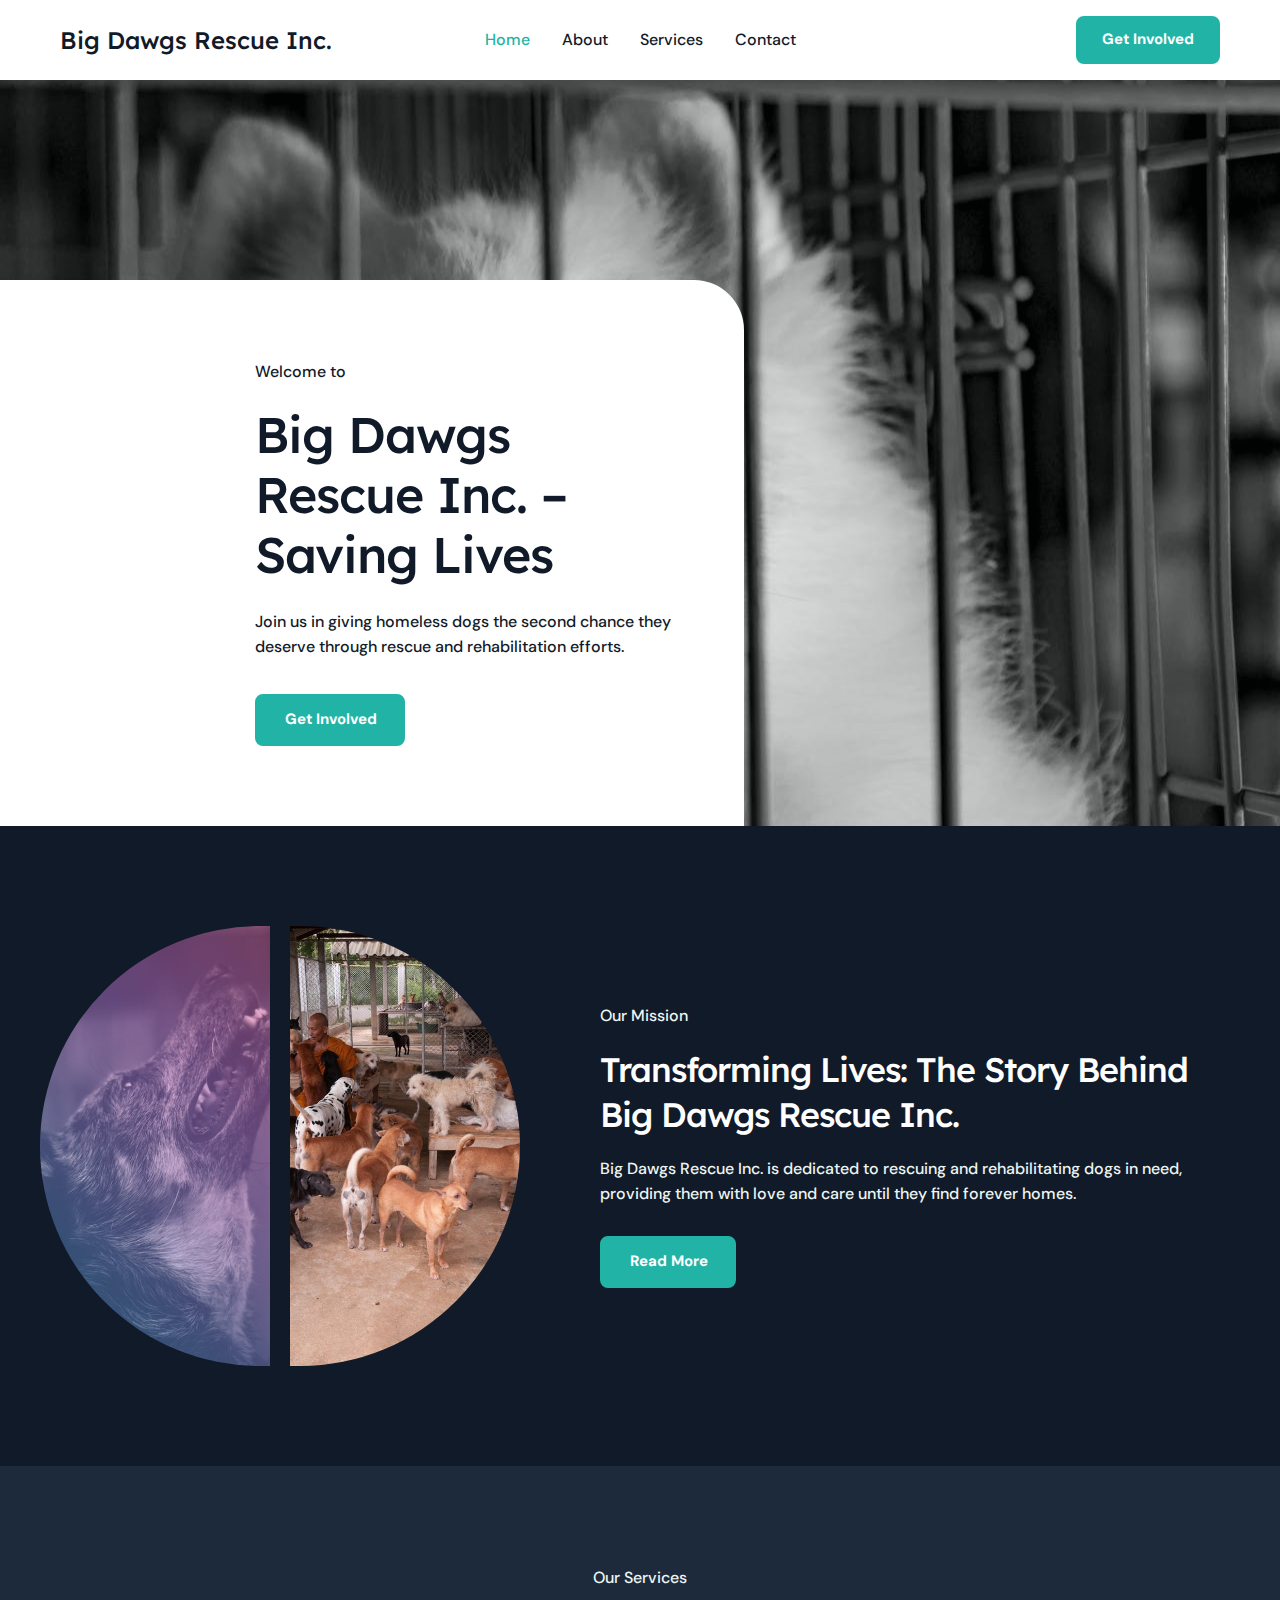
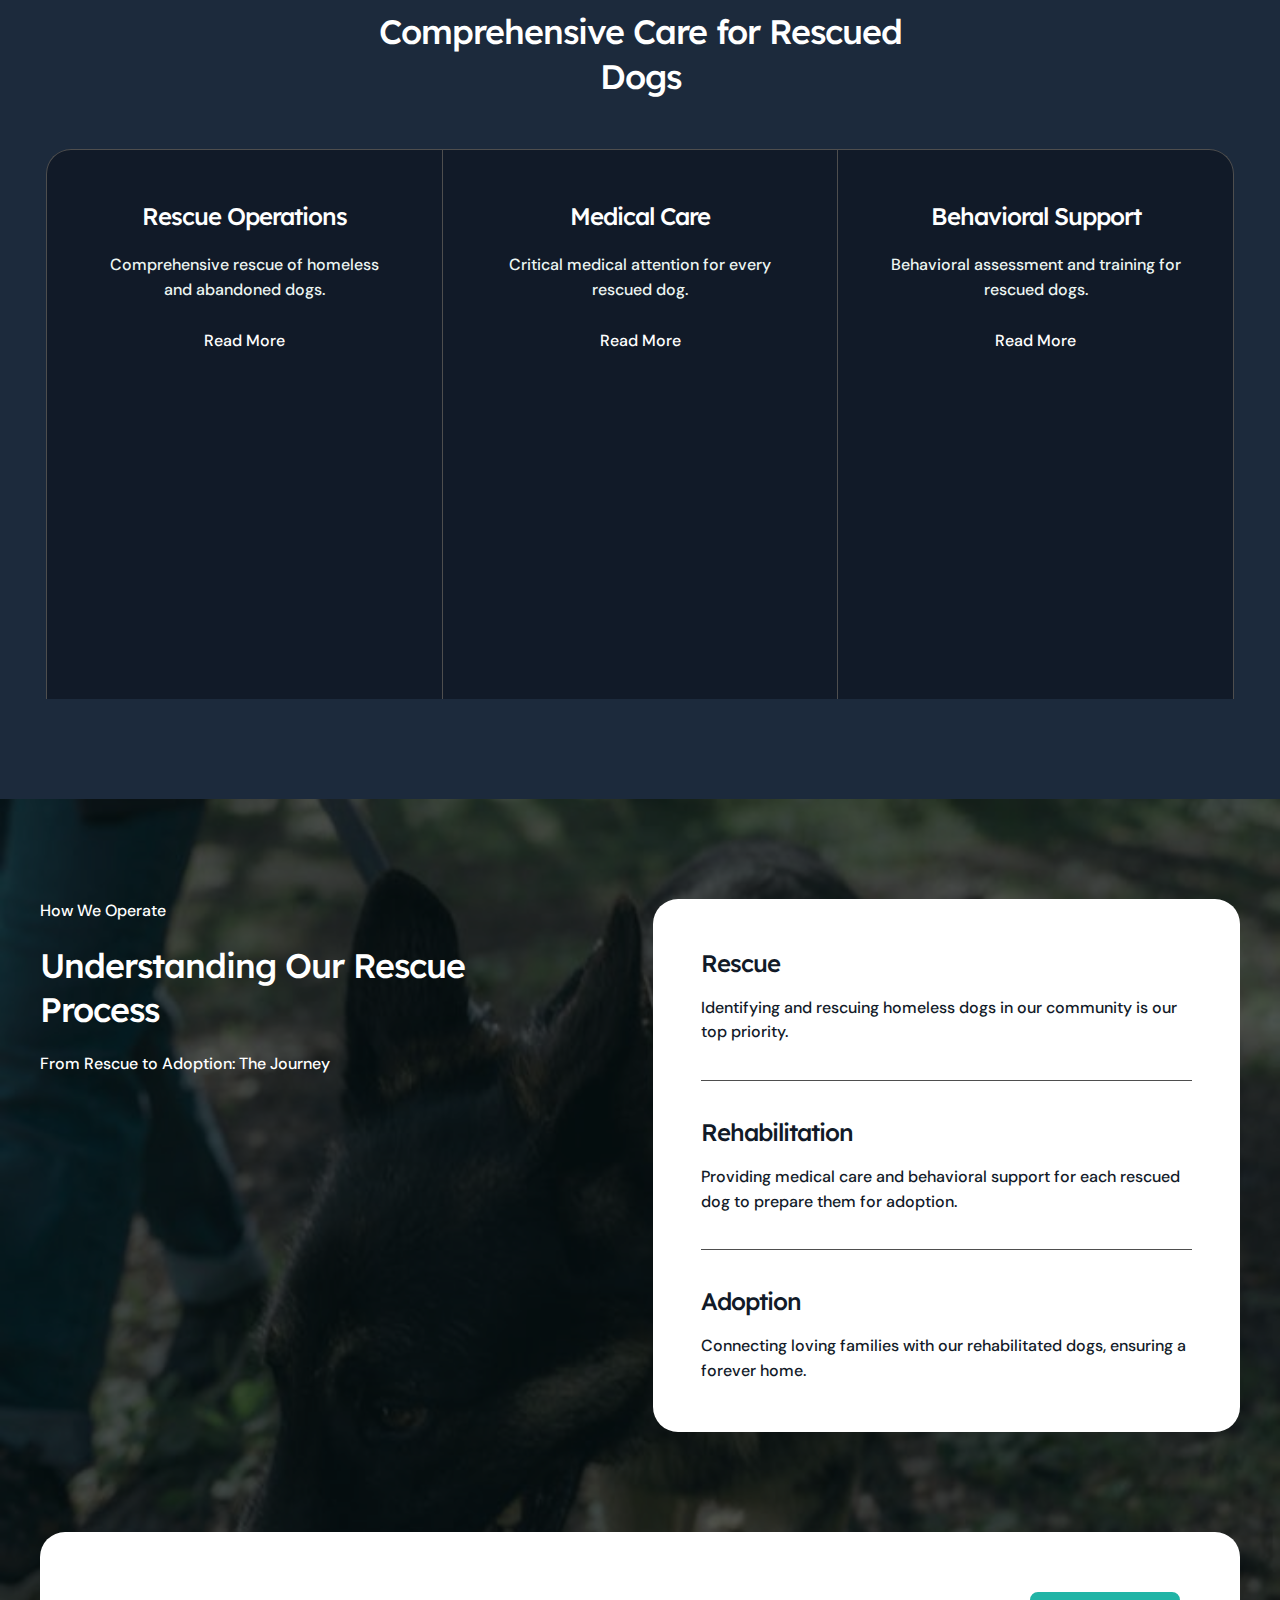
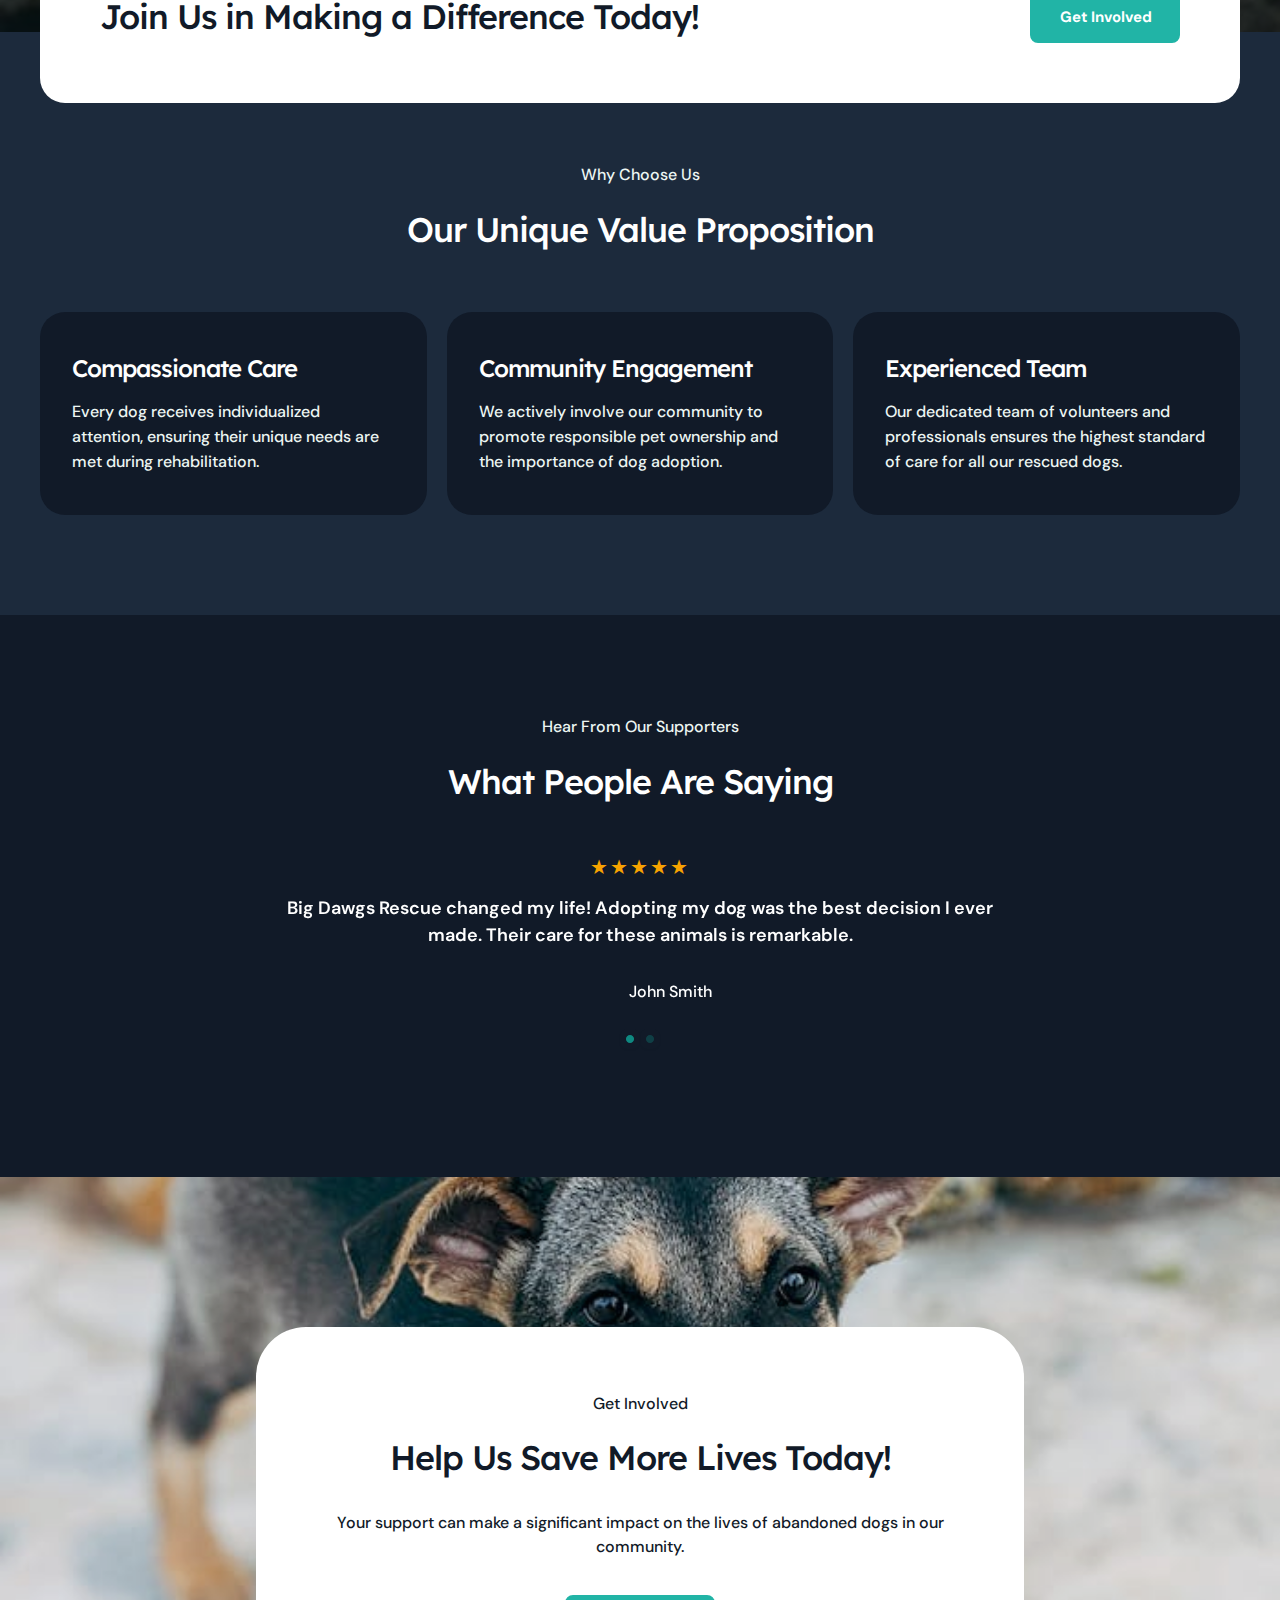
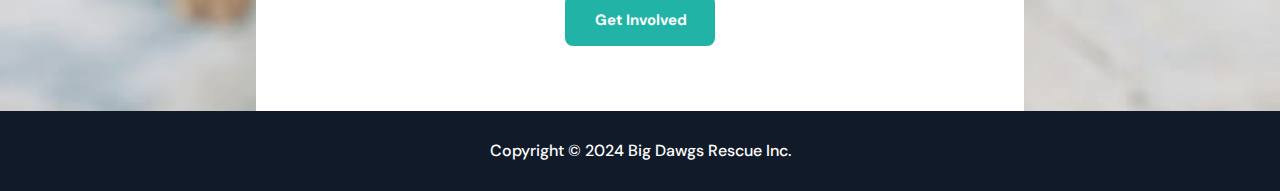
<file: index.html>
<!DOCTYPE html>
<html lang="en-US">
<head>
<meta charset="UTF-8">
<meta name="viewport" content="width=device-width, initial-scale=1">
	<link rel="profile" href="https://gmpg.org/xfn/11"> 
	<title>Big Dawgs Rescue Inc. &#8211; My WordPress Blog</title>
<meta name="robots" content="max-image-preview:large">
	<style>img:is([sizes="auto" i], [sizes^="auto," i]) { contain-intrinsic-size: 3000px 1500px }</style>
	<link rel="dns-prefetch" href="//fonts.googleapis.com">
<link rel="alternate" type="application/rss+xml" title="Big Dawgs Rescue Inc. &raquo; Feed" href="./feed/index.html">
<link rel="alternate" type="application/rss+xml" title="Big Dawgs Rescue Inc. &raquo; Comments Feed" href="./comments/feed/index.html">
<script>
window._wpemojiSettings = {"baseUrl":"https:\/\/s.w.org\/images\/core\/emoji\/15.0.3\/72x72\/","ext":".png","svgUrl":"https:\/\/s.w.org\/images\/core\/emoji\/15.0.3\/svg\/","svgExt":".svg","source":{"concatemoji":".\/\/wp-includes\/js\/wp-emoji-release.min.js?ver=6.7.1"}};
/*! This file is auto-generated */
!function(i,n){var o,s,e;function c(e){try{var t={supportTests:e,timestamp:(new Date).valueOf()};sessionStorage.setItem(o,JSON.stringify(t))}catch(e){}}function p(e,t,n){e.clearRect(0,0,e.canvas.width,e.canvas.height),e.fillText(t,0,0);var t=new Uint32Array(e.getImageData(0,0,e.canvas.width,e.canvas.height).data),r=(e.clearRect(0,0,e.canvas.width,e.canvas.height),e.fillText(n,0,0),new Uint32Array(e.getImageData(0,0,e.canvas.width,e.canvas.height).data));return t.every(function(e,t){return e===r[t]})}function u(e,t,n){switch(t){case"flag":return n(e,"🏳️‍⚧️","🏳️​⚧️")?!1:!n(e,"🇺🇳","🇺​🇳")&&!n(e,"🏴󠁧󠁢󠁥󠁮󠁧󠁿","🏴​󠁧​󠁢​󠁥​󠁮​󠁧​󠁿");case"emoji":return!n(e,"🐦‍⬛","🐦​⬛")}return!1}function f(e,t,n){var r="undefined"!=typeof WorkerGlobalScope&&self instanceof WorkerGlobalScope?new OffscreenCanvas(300,150):i.createElement("canvas"),a=r.getContext("2d",{willReadFrequently:!0}),o=(a.textBaseline="top",a.font="600 32px Arial",{});return e.forEach(function(e){o[e]=t(a,e,n)}),o}function t(e){var t=i.createElement("script");t.src=e,t.defer=!0,i.head.appendChild(t)}"undefined"!=typeof Promise&&(o="wpEmojiSettingsSupports",s=["flag","emoji"],n.supports={everything:!0,everythingExceptFlag:!0},e=new Promise(function(e){i.addEventListener("DOMContentLoaded",e,{once:!0})}),new Promise(function(t){var n=function(){try{var e=JSON.parse(sessionStorage.getItem(o));if("object"==typeof e&&"number"==typeof e.timestamp&&(new Date).valueOf()<e.timestamp+604800&&"object"==typeof e.supportTests)return e.supportTests}catch(e){}return null}();if(!n){if("undefined"!=typeof Worker&&"undefined"!=typeof OffscreenCanvas&&"undefined"!=typeof URL&&URL.createObjectURL&&"undefined"!=typeof Blob)try{var e="postMessage("+f.toString()+"("+[JSON.stringify(s),u.toString(),p.toString()].join(",")+"));",r=new Blob([e],{type:"text/javascript"}),a=new Worker(URL.createObjectURL(r),{name:"wpTestEmojiSupports"});return void(a.onmessage=function(e){c(n=e.data),a.terminate(),t(n)})}catch(e){}c(n=f(s,u,p))}t(n)}).then(function(e){for(var t in e)n.supports[t]=e[t],n.supports.everything=n.supports.everything&&n.supports[t],"flag"!==t&&(n.supports.everythingExceptFlag=n.supports.everythingExceptFlag&&n.supports[t]);n.supports.everythingExceptFlag=n.supports.everythingExceptFlag&&!n.supports.flag,n.DOMReady=!1,n.readyCallback=function(){n.DOMReady=!0}}).then(function(){return e}).then(function(){var e;n.supports.everything||(n.readyCallback(),(e=n.source||{}).concatemoji?t(e.concatemoji):e.wpemoji&&e.twemoji&&(t(e.twemoji),t(e.wpemoji)))}))}((window,document),window._wpemojiSettings);
</script>
<link rel="stylesheet" id="astra-theme-css-css" href="./wp-content/themes/astra/assets/css/minified/main.min.css?ver=4.8.6" media="all">
<style id="astra-theme-css-inline-css">:root{--ast-post-nav-space:0;--ast-container-default-xlg-padding:2.5em;--ast-container-default-lg-padding:2.5em;--ast-container-default-slg-padding:2em;--ast-container-default-md-padding:2.5em;--ast-container-default-sm-padding:2.5em;--ast-container-default-xs-padding:2.4em;--ast-container-default-xxs-padding:1.8em;--ast-code-block-background:#ECEFF3;--ast-comment-inputs-background:#F9FAFB;--ast-normal-container-width:1200px;--ast-narrow-container-width:750px;--ast-blog-title-font-weight:600;--ast-blog-meta-weight:600;}html{font-size:100%;}a{color:var(--ast-global-color-0);}a:hover,a:focus{color:var(--ast-global-color-1);}body,button,input,select,textarea,.ast-button,.ast-custom-button{font-family:'DM Sans',sans-serif;font-weight:500;font-size:16px;font-size:1rem;line-height:var(--ast-body-line-height,1.55);}blockquote{color:var(--ast-global-color-3);}h1,.entry-content h1,h2,.entry-content h2,h3,.entry-content h3,h4,.entry-content h4,h5,.entry-content h5,h6,.entry-content h6,.site-title,.site-title a{font-family:'Lexend',sans-serif;font-weight:500;}.ast-site-identity .site-title a{color:var(--ast-global-color-5);}.site-title{font-size:24px;font-size:1.5rem;display:block;}.site-header .site-description{font-size:15px;font-size:0.9375rem;display:none;}.entry-title{font-size:24px;font-size:1.5rem;}.ast-blog-single-element.ast-taxonomy-container a{font-size:14px;font-size:0.875rem;}.ast-blog-meta-container{font-size:13px;font-size:0.8125rem;}.archive .ast-article-post .ast-article-inner,.blog .ast-article-post .ast-article-inner,.archive .ast-article-post .ast-article-inner:hover,.blog .ast-article-post .ast-article-inner:hover{border-top-left-radius:25px;border-top-right-radius:25px;border-bottom-right-radius:25px;border-bottom-left-radius:25px;overflow:hidden;}h1,.entry-content h1{font-size:50px;font-size:3.125rem;font-weight:500;font-family:'Lexend',sans-serif;line-height:1.2em;text-transform:capitalize;letter-spacing:-1px;}h2,.entry-content h2{font-size:34px;font-size:2.125rem;font-weight:500;font-family:'Lexend',sans-serif;line-height:1.3em;letter-spacing:-1px;}h3,.entry-content h3{font-size:24px;font-size:1.5rem;font-weight:500;font-family:'Lexend',sans-serif;line-height:1.4em;letter-spacing:-1px;}h4,.entry-content h4{font-size:22px;font-size:1.375rem;line-height:1.45em;font-weight:500;font-family:'Lexend',sans-serif;letter-spacing:-1px;}h5,.entry-content h5{font-size:18px;font-size:1.125rem;line-height:1.5em;font-weight:500;font-family:'Lexend',sans-serif;}h6,.entry-content h6{font-size:16px;font-size:1rem;line-height:1.60em;font-weight:500;font-family:'Jost',sans-serif;}::selection{background-color:var(--ast-global-color-0);color:#000000;}body,h1,.entry-title a,.entry-content h1,h2,.entry-content h2,h3,.entry-content h3,h4,.entry-content h4,h5,.entry-content h5,h6,.entry-content h6{color:var(--ast-global-color-3);}.tagcloud a:hover,.tagcloud a:focus,.tagcloud a.current-item{color:#000000;border-color:var(--ast-global-color-0);background-color:var(--ast-global-color-0);}input:focus,input[type="text"]:focus,input[type="email"]:focus,input[type="url"]:focus,input[type="password"]:focus,input[type="reset"]:focus,input[type="search"]:focus,textarea:focus{border-color:var(--ast-global-color-0);}input[type="radio"]:checked,input[type=reset],input[type="checkbox"]:checked,input[type="checkbox"]:hover:checked,input[type="checkbox"]:focus:checked,input[type=range]::-webkit-slider-thumb{border-color:var(--ast-global-color-0);background-color:var(--ast-global-color-0);box-shadow:none;}.site-footer a:hover + .post-count,.site-footer a:focus + .post-count{background:var(--ast-global-color-0);border-color:var(--ast-global-color-0);}.single .nav-links .nav-previous,.single .nav-links .nav-next{color:var(--ast-global-color-0);}.entry-meta,.entry-meta *{line-height:1.45;color:var(--ast-global-color-0);font-weight:600;}.entry-meta a:not(.ast-button):hover,.entry-meta a:not(.ast-button):hover *,.entry-meta a:not(.ast-button):focus,.entry-meta a:not(.ast-button):focus *,.page-links > .page-link,.page-links .page-link:hover,.post-navigation a:hover{color:var(--ast-global-color-1);}#cat option,.secondary .calendar_wrap thead a,.secondary .calendar_wrap thead a:visited{color:var(--ast-global-color-0);}.secondary .calendar_wrap #today,.ast-progress-val span{background:var(--ast-global-color-0);}.secondary a:hover + .post-count,.secondary a:focus + .post-count{background:var(--ast-global-color-0);border-color:var(--ast-global-color-0);}.calendar_wrap #today > a{color:#000000;}.page-links .page-link,.single .post-navigation a{color:var(--ast-global-color-3);}.ast-search-menu-icon .search-form button.search-submit{padding:0 4px;}.ast-search-menu-icon form.search-form{padding-right:0;}.ast-search-menu-icon.slide-search input.search-field{width:0;}.ast-header-search .ast-search-menu-icon.ast-dropdown-active .search-form,.ast-header-search .ast-search-menu-icon.ast-dropdown-active .search-field:focus{transition:all 0.2s;}.search-form input.search-field:focus{outline:none;}.ast-search-menu-icon .search-form button.search-submit:focus,.ast-theme-transparent-header .ast-header-search .ast-dropdown-active .ast-icon,.ast-theme-transparent-header .ast-inline-search .search-field:focus .ast-icon{color:var(--ast-global-color-1);}.ast-header-search .slide-search .search-form{border:2px solid var(--ast-global-color-0);}.ast-header-search .slide-search .search-field{background-color:#fff;}.ast-archive-title{color:var(--ast-global-color-2);}.widget-title,.widget .wp-block-heading{font-size:22px;font-size:1.375rem;color:var(--ast-global-color-2);}.ast-single-post .entry-content a,.ast-comment-content a:not(.ast-comment-edit-reply-wrap a){text-decoration:underline;}.ast-single-post .elementor-button-wrapper .elementor-button,.ast-single-post .entry-content .uagb-tab a,.ast-single-post .entry-content .uagb-ifb-cta a,.ast-single-post .entry-content .uabb-module-content a,.ast-single-post .entry-content .uagb-post-grid a,.ast-single-post .entry-content .uagb-timeline a,.ast-single-post .entry-content .uagb-toc__wrap a,.ast-single-post .entry-content .uagb-taxomony-box a,.ast-single-post .entry-content .woocommerce a,.entry-content .wp-block-latest-posts > li > a,.ast-single-post .entry-content .wp-block-file__button,li.ast-post-filter-single,.ast-single-post .ast-comment-content .comment-reply-link,.ast-single-post .ast-comment-content .comment-edit-link{text-decoration:none;}.ast-search-menu-icon.slide-search a:focus-visible:focus-visible,.astra-search-icon:focus-visible,#close:focus-visible,a:focus-visible,.ast-menu-toggle:focus-visible,.site .skip-link:focus-visible,.wp-block-loginout input:focus-visible,.wp-block-search.wp-block-search__button-inside .wp-block-search__inside-wrapper,.ast-header-navigation-arrow:focus-visible,.woocommerce .wc-proceed-to-checkout > .checkout-button:focus-visible,.woocommerce .woocommerce-MyAccount-navigation ul li a:focus-visible,.ast-orders-table__row .ast-orders-table__cell:focus-visible,.woocommerce .woocommerce-order-details .order-again > .button:focus-visible,.woocommerce .woocommerce-message a.button.wc-forward:focus-visible,.woocommerce #minus_qty:focus-visible,.woocommerce #plus_qty:focus-visible,a#ast-apply-coupon:focus-visible,.woocommerce .woocommerce-info a:focus-visible,.woocommerce .astra-shop-summary-wrap a:focus-visible,.woocommerce a.wc-forward:focus-visible,#ast-apply-coupon:focus-visible,.woocommerce-js .woocommerce-mini-cart-item a.remove:focus-visible,#close:focus-visible,.button.search-submit:focus-visible,#search_submit:focus,.normal-search:focus-visible,.ast-header-account-wrap:focus-visible,.woocommerce .ast-on-card-button.ast-quick-view-trigger:focus{outline-style:dotted;outline-color:inherit;outline-width:thin;}input:focus,input[type="text"]:focus,input[type="email"]:focus,input[type="url"]:focus,input[type="password"]:focus,input[type="reset"]:focus,input[type="search"]:focus,input[type="number"]:focus,textarea:focus,.wp-block-search__input:focus,[data-section="section-header-mobile-trigger"] .ast-button-wrap .ast-mobile-menu-trigger-minimal:focus,.ast-mobile-popup-drawer.active .menu-toggle-close:focus,.woocommerce-ordering select.orderby:focus,#ast-scroll-top:focus,#coupon_code:focus,.woocommerce-page #comment:focus,.woocommerce #reviews #respond input#submit:focus,.woocommerce a.add_to_cart_button:focus,.woocommerce .button.single_add_to_cart_button:focus,.woocommerce .woocommerce-cart-form button:focus,.woocommerce .woocommerce-cart-form__cart-item .quantity .qty:focus,.woocommerce .woocommerce-billing-fields .woocommerce-billing-fields__field-wrapper .woocommerce-input-wrapper > .input-text:focus,.woocommerce #order_comments:focus,.woocommerce #place_order:focus,.woocommerce .woocommerce-address-fields .woocommerce-address-fields__field-wrapper .woocommerce-input-wrapper > .input-text:focus,.woocommerce .woocommerce-MyAccount-content form button:focus,.woocommerce .woocommerce-MyAccount-content .woocommerce-EditAccountForm .woocommerce-form-row .woocommerce-Input.input-text:focus,.woocommerce .ast-woocommerce-container .woocommerce-pagination ul.page-numbers li a:focus,body #content .woocommerce form .form-row .select2-container--default .select2-selection--single:focus,#ast-coupon-code:focus,.woocommerce.woocommerce-js .quantity input[type=number]:focus,.woocommerce-js .woocommerce-mini-cart-item .quantity input[type=number]:focus,.woocommerce p#ast-coupon-trigger:focus{border-style:dotted;border-color:inherit;border-width:thin;}input{outline:none;}.ast-logo-title-inline .site-logo-img{padding-right:1em;}body .ast-oembed-container *{position:absolute;top:0;width:100%;height:100%;left:0;}body .wp-block-embed-pocket-casts .ast-oembed-container *{position:unset;}.ast-single-post-featured-section + article {margin-top: 2em;}.site-content .ast-single-post-featured-section img {width: 100%;overflow: hidden;object-fit: cover;}.ast-separate-container .site-content .ast-single-post-featured-section + article {margin-top: -80px;z-index: 9;position: relative;border-radius: 4px;}@media (min-width: 922px) {.ast-no-sidebar .site-content .ast-article-image-container--wide {margin-left: -120px;margin-right: -120px;max-width: unset;width: unset;}.ast-left-sidebar .site-content .ast-article-image-container--wide,.ast-right-sidebar .site-content .ast-article-image-container--wide {margin-left: -10px;margin-right: -10px;}.site-content .ast-article-image-container--full {margin-left: calc( -50vw + 50%);margin-right: calc( -50vw + 50%);max-width: 100vw;width: 100vw;}.ast-left-sidebar .site-content .ast-article-image-container--full,.ast-right-sidebar .site-content .ast-article-image-container--full {margin-left: -10px;margin-right: -10px;max-width: inherit;width: auto;}}.site > .ast-single-related-posts-container {margin-top: 0;}@media (min-width: 922px) {.ast-desktop .ast-container--narrow {max-width: var(--ast-narrow-container-width);margin: 0 auto;}}input[type="text"],input[type="number"],input[type="email"],input[type="url"],input[type="password"],input[type="search"],input[type=reset],input[type=tel],input[type=date],select,textarea{font-size:16px;font-style:normal;font-weight:400;line-height:24px;width:100%;padding:12px 16px;border-radius:4px;box-shadow:0px 1px 2px 0px rgba(0,0,0,0.05);color:var(--ast-form-input-text,#475569);}input[type="text"],input[type="number"],input[type="email"],input[type="url"],input[type="password"],input[type="search"],input[type=reset],input[type=tel],input[type=date],select{height:40px;}input[type="date"]{border-width:1px;border-style:solid;border-color:var(--ast-border-color);}input[type="text"]:focus,input[type="number"]:focus,input[type="email"]:focus,input[type="url"]:focus,input[type="password"]:focus,input[type="search"]:focus,input[type=reset]:focus,input[type="tel"]:focus,input[type="date"]:focus,select:focus,textarea:focus{border-color:#046BD2;box-shadow:none;outline:none;color:var(--ast-form-input-focus-text,#475569);}label,legend{color:#111827;font-size:14px;font-style:normal;font-weight:500;line-height:20px;}select{padding:6px 10px;}fieldset{padding:30px;border-radius:4px;}button,.ast-button,.button,input[type="button"],input[type="reset"],input[type="submit"]{border-radius:4px;box-shadow:0px 1px 2px 0px rgba(0,0,0,0.05);}:root{--ast-comment-inputs-background:#FFF;}::placeholder{color:var(--ast-form-field-color,#9CA3AF);}::-ms-input-placeholder{color:var(--ast-form-field-color,#9CA3AF);}@media (max-width:921.9px){#ast-desktop-header{display:none;}}@media (min-width:922px){#ast-mobile-header{display:none;}}.wp-block-buttons.aligncenter{justify-content:center;}@media (max-width:921px){.ast-theme-transparent-header #primary,.ast-theme-transparent-header #secondary{padding:0;}}@media (max-width:921px){.ast-plain-container.ast-no-sidebar #primary{padding:0;}}.ast-plain-container.ast-no-sidebar #primary{margin-top:0;margin-bottom:0;}@media (max-width:921px){.ast-separate-container #primary,.ast-narrow-container #primary{padding-top:0px;}}@media (max-width:544px){.ast-separate-container #primary,.ast-narrow-container #primary{padding-top:0px;}}@media (max-width:921px){.ast-separate-container #primary,.ast-narrow-container #primary{padding-bottom:0px;}}@media (max-width:544px){.ast-separate-container #primary,.ast-narrow-container #primary{padding-bottom:0px;}}.wp-block-button.is-style-outline .wp-block-button__link{border-color:var(--ast-global-color-0);border-top-width:2px;border-right-width:2px;border-bottom-width:2px;border-left-width:2px;}div.wp-block-button.is-style-outline > .wp-block-button__link:not(.has-text-color),div.wp-block-button.wp-block-button__link.is-style-outline:not(.has-text-color){color:var(--ast-global-color-0);}.wp-block-button.is-style-outline .wp-block-button__link:hover,.wp-block-buttons .wp-block-button.is-style-outline .wp-block-button__link:focus,.wp-block-buttons .wp-block-button.is-style-outline > .wp-block-button__link:not(.has-text-color):hover,.wp-block-buttons .wp-block-button.wp-block-button__link.is-style-outline:not(.has-text-color):hover{color:#ffffff;background-color:var(--ast-global-color-1);border-color:var(--ast-global-color-1);}.post-page-numbers.current .page-link,.ast-pagination .page-numbers.current{color:#000000;border-color:var(--ast-global-color-0);background-color:var(--ast-global-color-0);}.wp-block-button.is-style-outline .wp-block-button__link{border-top-width:2px;border-right-width:2px;border-bottom-width:2px;border-left-width:2px;}.wp-block-buttons .wp-block-button.is-style-outline .wp-block-button__link.wp-element-button,.ast-outline-button,.wp-block-uagb-buttons-child .uagb-buttons-repeater.ast-outline-button{border-color:var(--ast-global-color-0);border-top-width:2px;border-right-width:2px;border-bottom-width:2px;border-left-width:2px;font-family:'DM Sans',sans-serif;font-weight:700;font-size:15px;font-size:0.9375rem;line-height:1em;text-transform:capitalize;padding-top:12px;padding-right:26px;padding-bottom:12px;padding-left:26px;border-top-left-radius:8px;border-top-right-radius:8px;border-bottom-right-radius:8px;border-bottom-left-radius:8px;}.wp-block-buttons .wp-block-button.is-style-outline > .wp-block-button__link:not(.has-text-color),.wp-block-buttons .wp-block-button.wp-block-button__link.is-style-outline:not(.has-text-color),.ast-outline-button{color:var(--ast-global-color-0);}.wp-block-button.is-style-outline .wp-block-button__link:hover,.wp-block-buttons .wp-block-button.is-style-outline .wp-block-button__link:focus,.wp-block-buttons .wp-block-button.is-style-outline > .wp-block-button__link:not(.has-text-color):hover,.wp-block-buttons .wp-block-button.wp-block-button__link.is-style-outline:not(.has-text-color):hover,.ast-outline-button:hover,.ast-outline-button:focus,.wp-block-uagb-buttons-child .uagb-buttons-repeater.ast-outline-button:hover,.wp-block-uagb-buttons-child .uagb-buttons-repeater.ast-outline-button:focus{color:var(--ast-global-color-2);background-color:var(--ast-global-color-1);border-color:var(--ast-global-color-1);}.ast-single-post .entry-content a.ast-outline-button,.ast-single-post .entry-content .is-style-outline>.wp-block-button__link{text-decoration:none;}.wp-block-button .wp-block-button__link.wp-element-button.is-style-outline:not(.has-background),.wp-block-button.is-style-outline>.wp-block-button__link.wp-element-button:not(.has-background),.ast-outline-button{background-color:transparent;}.uagb-buttons-repeater.ast-outline-button{border-radius:9999px;}@media (max-width:921px){.wp-block-buttons .wp-block-button.is-style-outline .wp-block-button__link.wp-element-button,.ast-outline-button,.wp-block-uagb-buttons-child .uagb-buttons-repeater.ast-outline-button{font-size:15px;font-size:0.9375rem;padding-top:12px;padding-right:28px;padding-bottom:12px;padding-left:28px;border-top-left-radius:8px;border-top-right-radius:8px;border-bottom-right-radius:8px;border-bottom-left-radius:8px;}}@media (max-width:544px){.wp-block-buttons .wp-block-button.is-style-outline .wp-block-button__link.wp-element-button,.ast-outline-button,.wp-block-uagb-buttons-child .uagb-buttons-repeater.ast-outline-button{font-size:15px;font-size:0.9375rem;padding-top:12px;padding-right:24px;padding-bottom:12px;padding-left:24px;border-top-left-radius:8px;border-top-right-radius:8px;border-bottom-right-radius:8px;border-bottom-left-radius:8px;}}.entry-content[data-ast-blocks-layout] > figure{margin-bottom:1em;}h1.widget-title{font-weight:500;}h2.widget-title{font-weight:500;}h3.widget-title{font-weight:500;}#page{display:flex;flex-direction:column;min-height:100vh;}.ast-404-layout-1 h1.page-title{color:var(--ast-global-color-2);}.single .post-navigation a{line-height:1em;height:inherit;}.error-404 .page-sub-title{font-size:1.5rem;font-weight:inherit;}.search .site-content .content-area .search-form{margin-bottom:0;}#page .site-content{flex-grow:1;}.widget{margin-bottom:1.25em;}#secondary li{line-height:1.5em;}#secondary .wp-block-group h2{margin-bottom:0.7em;}#secondary h2{font-size:1.7rem;}.ast-separate-container .ast-article-post,.ast-separate-container .ast-article-single,.ast-separate-container .comment-respond{padding:3em;}.ast-separate-container .ast-article-single .ast-article-single{padding:0;}.ast-article-single .wp-block-post-template-is-layout-grid{padding-left:0;}.ast-separate-container .comments-title,.ast-narrow-container .comments-title{padding:1.5em 2em;}.ast-page-builder-template .comment-form-textarea,.ast-comment-formwrap .ast-grid-common-col{padding:0;}.ast-comment-formwrap{padding:0;display:inline-flex;column-gap:20px;width:100%;margin-left:0;margin-right:0;}.comments-area textarea#comment:focus,.comments-area textarea#comment:active,.comments-area .ast-comment-formwrap input[type="text"]:focus,.comments-area .ast-comment-formwrap input[type="text"]:active {box-shadow:none;outline:none;}.archive.ast-page-builder-template .entry-header{margin-top:2em;}.ast-page-builder-template .ast-comment-formwrap{width:100%;}.entry-title{margin-bottom:0.6em;}.ast-archive-description p{font-size:inherit;font-weight:inherit;line-height:inherit;}.ast-separate-container .ast-comment-list li.depth-1,.hentry{margin-bottom:1.5em;}.site-content section.ast-archive-description{margin-bottom:2em;}@media (min-width:921px){.ast-left-sidebar.ast-page-builder-template #secondary,.archive.ast-right-sidebar.ast-page-builder-template .site-main{padding-left:20px;padding-right:20px;}}@media (max-width:544px){.ast-comment-formwrap.ast-row{column-gap:10px;display:inline-block;}#ast-commentform .ast-grid-common-col{position:relative;width:100%;}}@media (min-width:1201px){.ast-separate-container .ast-article-post,.ast-separate-container .ast-article-single,.ast-separate-container .ast-author-box,.ast-separate-container .ast-404-layout-1,.ast-separate-container .no-results{padding:3em;}}@media (max-width:921px){.ast-separate-container #primary,.ast-separate-container #secondary{padding:1.5em 0;}#primary,#secondary{padding:1.5em 0;margin:0;}.ast-left-sidebar #content > .ast-container{display:flex;flex-direction:column-reverse;width:100%;}}@media (min-width:922px){.ast-separate-container.ast-right-sidebar #primary,.ast-separate-container.ast-left-sidebar #primary{border:0;}.search-no-results.ast-separate-container #primary{margin-bottom:4em;}}.wp-block-button .wp-block-button__link{color:#ffffff;}.wp-block-button .wp-block-button__link:hover,.wp-block-button .wp-block-button__link:focus{color:#ffffff;background-color:var(--ast-global-color-1);border-color:var(--ast-global-color-1);}.wp-block-button .wp-block-button__link,.wp-block-search .wp-block-search__button,body .wp-block-file .wp-block-file__button{border-style:solid;border-top-width:2px;border-right-width:2px;border-left-width:2px;border-bottom-width:2px;border-color:var(--ast-global-color-0);background-color:var(--ast-global-color-0);color:#ffffff;font-family:'DM Sans',sans-serif;font-weight:700;line-height:1.55em;text-transform:capitalize;font-size:15px;font-size:0.9375rem;border-top-left-radius:8px;border-top-right-radius:8px;border-bottom-right-radius:8px;border-bottom-left-radius:8px;padding-top:12px;padding-right:26px;padding-bottom:12px;padding-left:28px;}.ast-single-post .entry-content .wp-block-button .wp-block-button__link,.ast-single-post .entry-content .wp-block-search .wp-block-search__button,body .entry-content .wp-block-file .wp-block-file__button{text-decoration:none;}@media (max-width:921px){.wp-block-button .wp-block-button__link,.wp-block-search .wp-block-search__button,body .wp-block-file .wp-block-file__button{font-size:15px;font-size:0.9375rem;padding-top:12px;padding-right:28px;padding-bottom:12px;padding-left:28px;border-top-left-radius:8px;border-top-right-radius:8px;border-bottom-right-radius:8px;border-bottom-left-radius:8px;}}@media (max-width:544px){.wp-block-button .wp-block-button__link,.wp-block-search .wp-block-search__button,body .wp-block-file .wp-block-file__button{font-size:15px;font-size:0.9375rem;padding-top:12px;padding-right:24px;padding-bottom:12px;padding-left:24px;border-top-left-radius:8px;border-top-right-radius:8px;border-bottom-right-radius:8px;border-bottom-left-radius:8px;}}.menu-toggle,button,.ast-button,.ast-custom-button,.button,input#submit,input[type="button"],input[type="submit"],input[type="reset"],#comments .submit,.search .search-submit,form[CLASS*="wp-block-search__"].wp-block-search .wp-block-search__inside-wrapper .wp-block-search__button,body .wp-block-file .wp-block-file__button,.search .search-submit,.woocommerce-js a.button,.woocommerce button.button,.woocommerce .woocommerce-message a.button,.woocommerce #respond input#submit.alt,.woocommerce input.button.alt,.woocommerce input.button,.woocommerce input.button:disabled,.woocommerce input.button:disabled[disabled],.woocommerce input.button:disabled:hover,.woocommerce input.button:disabled[disabled]:hover,.woocommerce #respond input#submit,.woocommerce button.button.alt.disabled,.wc-block-grid__products .wc-block-grid__product .wp-block-button__link,.wc-block-grid__product-onsale,[CLASS*="wc-block"] button,.woocommerce-js .astra-cart-drawer .astra-cart-drawer-content .woocommerce-mini-cart__buttons .button:not(.checkout):not(.ast-continue-shopping),.woocommerce-js .astra-cart-drawer .astra-cart-drawer-content .woocommerce-mini-cart__buttons a.checkout,.woocommerce button.button.alt.disabled.wc-variation-selection-needed,[CLASS*="wc-block"] .wc-block-components-button{border-style:solid;border-top-width:2px;border-right-width:2px;border-left-width:2px;border-bottom-width:2px;color:#ffffff;border-color:var(--ast-global-color-0);background-color:var(--ast-global-color-0);padding-top:12px;padding-right:26px;padding-bottom:12px;padding-left:28px;font-family:'DM Sans',sans-serif;font-weight:700;font-size:15px;font-size:0.9375rem;line-height:1.55em;text-transform:capitalize;border-top-left-radius:8px;border-top-right-radius:8px;border-bottom-right-radius:8px;border-bottom-left-radius:8px;}button:focus,.menu-toggle:hover,button:hover,.ast-button:hover,.ast-custom-button:hover .button:hover,.ast-custom-button:hover ,input[type=reset]:hover,input[type=reset]:focus,input#submit:hover,input#submit:focus,input[type="button"]:hover,input[type="button"]:focus,input[type="submit"]:hover,input[type="submit"]:focus,form[CLASS*="wp-block-search__"].wp-block-search .wp-block-search__inside-wrapper .wp-block-search__button:hover,form[CLASS*="wp-block-search__"].wp-block-search .wp-block-search__inside-wrapper .wp-block-search__button:focus,body .wp-block-file .wp-block-file__button:hover,body .wp-block-file .wp-block-file__button:focus,.woocommerce-js a.button:hover,.woocommerce button.button:hover,.woocommerce .woocommerce-message a.button:hover,.woocommerce #respond input#submit:hover,.woocommerce #respond input#submit.alt:hover,.woocommerce input.button.alt:hover,.woocommerce input.button:hover,.woocommerce button.button.alt.disabled:hover,.wc-block-grid__products .wc-block-grid__product .wp-block-button__link:hover,[CLASS*="wc-block"] button:hover,.woocommerce-js .astra-cart-drawer .astra-cart-drawer-content .woocommerce-mini-cart__buttons .button:not(.checkout):not(.ast-continue-shopping):hover,.woocommerce-js .astra-cart-drawer .astra-cart-drawer-content .woocommerce-mini-cart__buttons a.checkout:hover,.woocommerce button.button.alt.disabled.wc-variation-selection-needed:hover,[CLASS*="wc-block"] .wc-block-components-button:hover,[CLASS*="wc-block"] .wc-block-components-button:focus{color:#ffffff;background-color:var(--ast-global-color-1);border-color:var(--ast-global-color-1);}form[CLASS*="wp-block-search__"].wp-block-search .wp-block-search__inside-wrapper .wp-block-search__button.has-icon{padding-top:calc(12px - 3px);padding-right:calc(26px - 3px);padding-bottom:calc(12px - 3px);padding-left:calc(28px - 3px);}@media (max-width:921px){.menu-toggle,button,.ast-button,.ast-custom-button,.button,input#submit,input[type="button"],input[type="submit"],input[type="reset"],#comments .submit,.search .search-submit,form[CLASS*="wp-block-search__"].wp-block-search .wp-block-search__inside-wrapper .wp-block-search__button,body .wp-block-file .wp-block-file__button,.search .search-submit,.woocommerce-js a.button,.woocommerce button.button,.woocommerce .woocommerce-message a.button,.woocommerce #respond input#submit.alt,.woocommerce input.button.alt,.woocommerce input.button,.woocommerce input.button:disabled,.woocommerce input.button:disabled[disabled],.woocommerce input.button:disabled:hover,.woocommerce input.button:disabled[disabled]:hover,.woocommerce #respond input#submit,.woocommerce button.button.alt.disabled,.wc-block-grid__products .wc-block-grid__product .wp-block-button__link,.wc-block-grid__product-onsale,[CLASS*="wc-block"] button,.woocommerce-js .astra-cart-drawer .astra-cart-drawer-content .woocommerce-mini-cart__buttons .button:not(.checkout):not(.ast-continue-shopping),.woocommerce-js .astra-cart-drawer .astra-cart-drawer-content .woocommerce-mini-cart__buttons a.checkout,.woocommerce button.button.alt.disabled.wc-variation-selection-needed,[CLASS*="wc-block"] .wc-block-components-button{padding-top:12px;padding-right:28px;padding-bottom:12px;padding-left:28px;font-size:15px;font-size:0.9375rem;border-top-left-radius:8px;border-top-right-radius:8px;border-bottom-right-radius:8px;border-bottom-left-radius:8px;}}@media (max-width:544px){.menu-toggle,button,.ast-button,.ast-custom-button,.button,input#submit,input[type="button"],input[type="submit"],input[type="reset"],#comments .submit,.search .search-submit,form[CLASS*="wp-block-search__"].wp-block-search .wp-block-search__inside-wrapper .wp-block-search__button,body .wp-block-file .wp-block-file__button,.search .search-submit,.woocommerce-js a.button,.woocommerce button.button,.woocommerce .woocommerce-message a.button,.woocommerce #respond input#submit.alt,.woocommerce input.button.alt,.woocommerce input.button,.woocommerce input.button:disabled,.woocommerce input.button:disabled[disabled],.woocommerce input.button:disabled:hover,.woocommerce input.button:disabled[disabled]:hover,.woocommerce #respond input#submit,.woocommerce button.button.alt.disabled,.wc-block-grid__products .wc-block-grid__product .wp-block-button__link,.wc-block-grid__product-onsale,[CLASS*="wc-block"] button,.woocommerce-js .astra-cart-drawer .astra-cart-drawer-content .woocommerce-mini-cart__buttons .button:not(.checkout):not(.ast-continue-shopping),.woocommerce-js .astra-cart-drawer .astra-cart-drawer-content .woocommerce-mini-cart__buttons a.checkout,.woocommerce button.button.alt.disabled.wc-variation-selection-needed,[CLASS*="wc-block"] .wc-block-components-button{padding-top:12px;padding-right:24px;padding-bottom:12px;padding-left:24px;font-size:15px;font-size:0.9375rem;border-top-left-radius:8px;border-top-right-radius:8px;border-bottom-right-radius:8px;border-bottom-left-radius:8px;}}@media (max-width:921px){.menu-toggle,button,.ast-button,.button,input#submit,input[type="button"],input[type="submit"],input[type="reset"]{font-size:15px;font-size:0.9375rem;}.ast-mobile-header-stack .main-header-bar .ast-search-menu-icon{display:inline-block;}.ast-header-break-point.ast-header-custom-item-outside .ast-mobile-header-stack .main-header-bar .ast-search-icon{margin:0;}.ast-comment-avatar-wrap img{max-width:2.5em;}.ast-comment-meta{padding:0 1.8888em 1.3333em;}}@media (min-width:544px){.ast-container{max-width:100%;}}@media (max-width:544px){.ast-separate-container .ast-article-post,.ast-separate-container .ast-article-single,.ast-separate-container .comments-title,.ast-separate-container .ast-archive-description{padding:1.5em 1em;}.ast-separate-container #content .ast-container{padding-left:0.54em;padding-right:0.54em;}.ast-separate-container .ast-comment-list .bypostauthor{padding:.5em;}.ast-search-menu-icon.ast-dropdown-active .search-field{width:170px;}.menu-toggle,button,.ast-button,.button,input#submit,input[type="button"],input[type="submit"],input[type="reset"]{font-size:15px;font-size:0.9375rem;}} #ast-mobile-header .ast-site-header-cart-li a{pointer-events:none;}.ast-separate-container{background-color:var(--ast-global-color-4);background-image:none;}@media (max-width:921px){.widget-title{font-size:21px;font-size:1.4rem;}body,button,input,select,textarea,.ast-button,.ast-custom-button{font-size:15px;font-size:0.9375rem;}#secondary,#secondary button,#secondary input,#secondary select,#secondary textarea{font-size:15px;font-size:0.9375rem;}.site-title{font-size:22px;font-size:1.375rem;display:block;}.site-header .site-description{display:none;}.entry-title{font-size:22px;font-size:1.375rem;}.ast-blog-meta-container{font-size:13px;font-size:0.8125rem;}h1,.entry-content h1{font-size:40px;font-size:2.5rem;}h2,.entry-content h2{font-size:30px;font-size:1.875rem;}h3,.entry-content h3{font-size:24px;font-size:1.5rem;}h4,.entry-content h4{font-size:20px;font-size:1.25rem;}h5,.entry-content h5{font-size:18px;font-size:1.125rem;}h6,.entry-content h6{font-size:15px;font-size:0.9375rem;}}@media (max-width:544px){.widget-title{font-size:20px;font-size:1.4285714285714rem;}body,button,input,select,textarea,.ast-button,.ast-custom-button{font-size:14px;font-size:0.875rem;}#secondary,#secondary button,#secondary input,#secondary select,#secondary textarea{font-size:14px;font-size:0.875rem;}.site-title{font-size:18px;font-size:1.125rem;display:block;}.site-header .site-description{display:none;}.entry-title{font-size:18px;font-size:1.125rem;}h1,.entry-content h1{font-size:30px;font-size:1.875rem;}h2,.entry-content h2{font-size:24px;font-size:1.5rem;}h3,.entry-content h3{font-size:22px;font-size:1.375rem;}h4,.entry-content h4{font-size:18px;font-size:1.125rem;}h5,.entry-content h5{font-size:16px;font-size:1rem;}h6,.entry-content h6{font-size:14px;font-size:0.875rem;}}@media (max-width:544px){html{font-size:100%;}}@media (min-width:922px){.ast-container{max-width:1240px;}}@media (min-width:922px){.site-content .ast-container{display:flex;}}@media (max-width:921px){.site-content .ast-container{flex-direction:column;}}.entry-content h1,.entry-content h2,.entry-content h3,.entry-content h4,.entry-content h5,.entry-content h6{clear:none;}@media (min-width:922px){.main-header-menu .sub-menu .menu-item.ast-left-align-sub-menu:hover > .sub-menu,.main-header-menu .sub-menu .menu-item.ast-left-align-sub-menu.focus > .sub-menu{margin-left:-0px;}}.entry-content li > p{margin-bottom:0;}.site .comments-area{padding-bottom:2em;margin-top:2em;}.wp-block-file {display: flex;align-items: center;flex-wrap: wrap;justify-content: space-between;}.wp-block-pullquote {border: none;}.wp-block-pullquote blockquote::before {content: "\201D";font-family: "Helvetica",sans-serif;display: flex;transform: rotate( 180deg );font-size: 6rem;font-style: normal;line-height: 1;font-weight: bold;align-items: center;justify-content: center;}.has-text-align-right > blockquote::before {justify-content: flex-start;}.has-text-align-left > blockquote::before {justify-content: flex-end;}figure.wp-block-pullquote.is-style-solid-color blockquote {max-width: 100%;text-align: inherit;}:root {--wp--custom--ast-default-block-top-padding: 3em;--wp--custom--ast-default-block-right-padding: 3em;--wp--custom--ast-default-block-bottom-padding: 3em;--wp--custom--ast-default-block-left-padding: 3em;--wp--custom--ast-container-width: 1200px;--wp--custom--ast-content-width-size: 1200px;--wp--custom--ast-wide-width-size: calc(1200px + var(--wp--custom--ast-default-block-left-padding) + var(--wp--custom--ast-default-block-right-padding));}.ast-narrow-container {--wp--custom--ast-content-width-size: 750px;--wp--custom--ast-wide-width-size: 750px;}@media(max-width: 921px) {:root {--wp--custom--ast-default-block-top-padding: 3em;--wp--custom--ast-default-block-right-padding: 2em;--wp--custom--ast-default-block-bottom-padding: 3em;--wp--custom--ast-default-block-left-padding: 2em;}}@media(max-width: 544px) {:root {--wp--custom--ast-default-block-top-padding: 3em;--wp--custom--ast-default-block-right-padding: 1.5em;--wp--custom--ast-default-block-bottom-padding: 3em;--wp--custom--ast-default-block-left-padding: 1.5em;}}.entry-content > .wp-block-group,.entry-content > .wp-block-cover,.entry-content > .wp-block-columns {padding-top: var(--wp--custom--ast-default-block-top-padding);padding-right: var(--wp--custom--ast-default-block-right-padding);padding-bottom: var(--wp--custom--ast-default-block-bottom-padding);padding-left: var(--wp--custom--ast-default-block-left-padding);}.ast-plain-container.ast-no-sidebar .entry-content > .alignfull,.ast-page-builder-template .ast-no-sidebar .entry-content > .alignfull {margin-left: calc( -50vw + 50%);margin-right: calc( -50vw + 50%);max-width: 100vw;width: 100vw;}.ast-plain-container.ast-no-sidebar .entry-content .alignfull .alignfull,.ast-page-builder-template.ast-no-sidebar .entry-content .alignfull .alignfull,.ast-plain-container.ast-no-sidebar .entry-content .alignfull .alignwide,.ast-page-builder-template.ast-no-sidebar .entry-content .alignfull .alignwide,.ast-plain-container.ast-no-sidebar .entry-content .alignwide .alignfull,.ast-page-builder-template.ast-no-sidebar .entry-content .alignwide .alignfull,.ast-plain-container.ast-no-sidebar .entry-content .alignwide .alignwide,.ast-page-builder-template.ast-no-sidebar .entry-content .alignwide .alignwide,.ast-plain-container.ast-no-sidebar .entry-content .wp-block-column .alignfull,.ast-page-builder-template.ast-no-sidebar .entry-content .wp-block-column .alignfull,.ast-plain-container.ast-no-sidebar .entry-content .wp-block-column .alignwide,.ast-page-builder-template.ast-no-sidebar .entry-content .wp-block-column .alignwide {margin-left: auto;margin-right: auto;width: 100%;}[data-ast-blocks-layout] .wp-block-separator:not(.is-style-dots) {height: 0;}[data-ast-blocks-layout] .wp-block-separator {margin: 20px auto;}[data-ast-blocks-layout] .wp-block-separator:not(.is-style-wide):not(.is-style-dots) {max-width: 100px;}[data-ast-blocks-layout] .wp-block-separator.has-background {padding: 0;}.entry-content[data-ast-blocks-layout] > * {max-width: var(--wp--custom--ast-content-width-size);margin-left: auto;margin-right: auto;}.entry-content[data-ast-blocks-layout] > .alignwide {max-width: var(--wp--custom--ast-wide-width-size);}.entry-content[data-ast-blocks-layout] .alignfull {max-width: none;}.ast-full-width-layout .entry-content[data-ast-blocks-layout] .is-layout-constrained.wp-block-cover-is-layout-constrained > *,.ast-full-width-layout .entry-content[data-ast-blocks-layout] .is-layout-constrained.wp-block-group-is-layout-constrained > * {max-width: var(--wp--custom--ast-content-width-size);margin-left: auto;margin-right: auto;}.entry-content .wp-block-columns {margin-bottom: 0;}blockquote {margin: 1.5em;border-color: rgba(0,0,0,0.05);}.wp-block-quote:not(.has-text-align-right):not(.has-text-align-center) {border-left: 5px solid rgba(0,0,0,0.05);}.has-text-align-right > blockquote,blockquote.has-text-align-right {border-right: 5px solid rgba(0,0,0,0.05);}.has-text-align-left > blockquote,blockquote.has-text-align-left {border-left: 5px solid rgba(0,0,0,0.05);}.wp-block-site-tagline,.wp-block-latest-posts .read-more {margin-top: 15px;}.wp-block-loginout p label {display: block;}.wp-block-loginout p:not(.login-remember):not(.login-submit) input {width: 100%;}.wp-block-loginout input:focus {border-color: transparent;}.wp-block-loginout input:focus {outline: thin dotted;}.entry-content .wp-block-media-text .wp-block-media-text__content {padding: 0 0 0 8%;}.entry-content .wp-block-media-text.has-media-on-the-right .wp-block-media-text__content {padding: 0 8% 0 0;}.entry-content .wp-block-media-text.has-background .wp-block-media-text__content {padding: 8%;}.entry-content .wp-block-cover:not([class*="background-color"]) .wp-block-cover__inner-container,.entry-content .wp-block-cover:not([class*="background-color"]) .wp-block-cover-image-text,.entry-content .wp-block-cover:not([class*="background-color"]) .wp-block-cover-text,.entry-content .wp-block-cover-image:not([class*="background-color"]) .wp-block-cover__inner-container,.entry-content .wp-block-cover-image:not([class*="background-color"]) .wp-block-cover-image-text,.entry-content .wp-block-cover-image:not([class*="background-color"]) .wp-block-cover-text {color: var(--ast-global-color-5);}.wp-block-loginout .login-remember input {width: 1.1rem;height: 1.1rem;margin: 0 5px 4px 0;vertical-align: middle;}.wp-block-latest-posts > li > *:first-child,.wp-block-latest-posts:not(.is-grid) > li:first-child {margin-top: 0;}.entry-content > .wp-block-buttons,.entry-content > .wp-block-uagb-buttons {margin-bottom: 1.5em;}.wp-block-search__inside-wrapper .wp-block-search__input {padding: 0 10px;color: var(--ast-global-color-3);background: var(--ast-global-color-5);border-color: var(--ast-border-color);}.wp-block-latest-posts .read-more {margin-bottom: 1.5em;}.wp-block-search__no-button .wp-block-search__inside-wrapper .wp-block-search__input {padding-top: 5px;padding-bottom: 5px;}.wp-block-latest-posts .wp-block-latest-posts__post-date,.wp-block-latest-posts .wp-block-latest-posts__post-author {font-size: 1rem;}.wp-block-latest-posts > li > *,.wp-block-latest-posts:not(.is-grid) > li {margin-top: 12px;margin-bottom: 12px;}.ast-page-builder-template .entry-content[data-ast-blocks-layout] > *,.ast-page-builder-template .entry-content[data-ast-blocks-layout] > .alignfull > * {max-width: none;}.ast-page-builder-template .entry-content[data-ast-blocks-layout] > .alignwide > * {max-width: var(--wp--custom--ast-wide-width-size);}.ast-page-builder-template .entry-content[data-ast-blocks-layout] > .inherit-container-width > *,.ast-page-builder-template .entry-content[data-ast-blocks-layout] > * > *,.entry-content[data-ast-blocks-layout] > .wp-block-cover .wp-block-cover__inner-container {max-width: var(--wp--custom--ast-content-width-size) ;margin-left: auto;margin-right: auto;}.entry-content[data-ast-blocks-layout] .wp-block-cover:not(.alignleft):not(.alignright) {width: auto;}@media(max-width: 1200px) {.ast-separate-container .entry-content > .alignfull,.ast-separate-container .entry-content[data-ast-blocks-layout] > .alignwide,.ast-plain-container .entry-content[data-ast-blocks-layout] > .alignwide,.ast-plain-container .entry-content .alignfull {margin-left: calc(-1 * min(var(--ast-container-default-xlg-padding),20px)) ;margin-right: calc(-1 * min(var(--ast-container-default-xlg-padding),20px));}}@media(min-width: 1201px) {.ast-separate-container .entry-content > .alignfull {margin-left: calc(-1 * var(--ast-container-default-xlg-padding) );margin-right: calc(-1 * var(--ast-container-default-xlg-padding) );}.ast-separate-container .entry-content[data-ast-blocks-layout] > .alignwide,.ast-plain-container .entry-content[data-ast-blocks-layout] > .alignwide {margin-left: auto;margin-right: auto;}}@media(min-width: 921px) {.ast-separate-container .entry-content .wp-block-group.alignwide:not(.inherit-container-width) > :where(:not(.alignleft):not(.alignright)),.ast-plain-container .entry-content .wp-block-group.alignwide:not(.inherit-container-width) > :where(:not(.alignleft):not(.alignright)) {max-width: calc( var(--wp--custom--ast-content-width-size) + 80px );}.ast-plain-container.ast-right-sidebar .entry-content[data-ast-blocks-layout] .alignfull,.ast-plain-container.ast-left-sidebar .entry-content[data-ast-blocks-layout] .alignfull {margin-left: -60px;margin-right: -60px;}}@media(min-width: 544px) {.entry-content > .alignleft {margin-right: 20px;}.entry-content > .alignright {margin-left: 20px;}}@media (max-width:544px){.wp-block-columns .wp-block-column:not(:last-child){margin-bottom:20px;}.wp-block-latest-posts{margin:0;}}@media( max-width: 600px ) {.entry-content .wp-block-media-text .wp-block-media-text__content,.entry-content .wp-block-media-text.has-media-on-the-right .wp-block-media-text__content {padding: 8% 0 0;}.entry-content .wp-block-media-text.has-background .wp-block-media-text__content {padding: 8%;}}.ast-page-builder-template .entry-header {padding-left: 0;}.ast-narrow-container .site-content .wp-block-uagb-image--align-full .wp-block-uagb-image__figure {max-width: 100%;margin-left: auto;margin-right: auto;}.entry-content ul,.entry-content ol {padding: revert;margin: revert;padding-left: 20px;}:root .has-ast-global-color-0-color{color:var(--ast-global-color-0);}:root .has-ast-global-color-0-background-color{background-color:var(--ast-global-color-0);}:root .wp-block-button .has-ast-global-color-0-color{color:var(--ast-global-color-0);}:root .wp-block-button .has-ast-global-color-0-background-color{background-color:var(--ast-global-color-0);}:root .has-ast-global-color-1-color{color:var(--ast-global-color-1);}:root .has-ast-global-color-1-background-color{background-color:var(--ast-global-color-1);}:root .wp-block-button .has-ast-global-color-1-color{color:var(--ast-global-color-1);}:root .wp-block-button .has-ast-global-color-1-background-color{background-color:var(--ast-global-color-1);}:root .has-ast-global-color-2-color{color:var(--ast-global-color-2);}:root .has-ast-global-color-2-background-color{background-color:var(--ast-global-color-2);}:root .wp-block-button .has-ast-global-color-2-color{color:var(--ast-global-color-2);}:root .wp-block-button .has-ast-global-color-2-background-color{background-color:var(--ast-global-color-2);}:root .has-ast-global-color-3-color{color:var(--ast-global-color-3);}:root .has-ast-global-color-3-background-color{background-color:var(--ast-global-color-3);}:root .wp-block-button .has-ast-global-color-3-color{color:var(--ast-global-color-3);}:root .wp-block-button .has-ast-global-color-3-background-color{background-color:var(--ast-global-color-3);}:root .has-ast-global-color-4-color{color:var(--ast-global-color-4);}:root .has-ast-global-color-4-background-color{background-color:var(--ast-global-color-4);}:root .wp-block-button .has-ast-global-color-4-color{color:var(--ast-global-color-4);}:root .wp-block-button .has-ast-global-color-4-background-color{background-color:var(--ast-global-color-4);}:root .has-ast-global-color-5-color{color:var(--ast-global-color-5);}:root .has-ast-global-color-5-background-color{background-color:var(--ast-global-color-5);}:root .wp-block-button .has-ast-global-color-5-color{color:var(--ast-global-color-5);}:root .wp-block-button .has-ast-global-color-5-background-color{background-color:var(--ast-global-color-5);}:root .has-ast-global-color-6-color{color:var(--ast-global-color-6);}:root .has-ast-global-color-6-background-color{background-color:var(--ast-global-color-6);}:root .wp-block-button .has-ast-global-color-6-color{color:var(--ast-global-color-6);}:root .wp-block-button .has-ast-global-color-6-background-color{background-color:var(--ast-global-color-6);}:root .has-ast-global-color-7-color{color:var(--ast-global-color-7);}:root .has-ast-global-color-7-background-color{background-color:var(--ast-global-color-7);}:root .wp-block-button .has-ast-global-color-7-color{color:var(--ast-global-color-7);}:root .wp-block-button .has-ast-global-color-7-background-color{background-color:var(--ast-global-color-7);}:root .has-ast-global-color-8-color{color:var(--ast-global-color-8);}:root .has-ast-global-color-8-background-color{background-color:var(--ast-global-color-8);}:root .wp-block-button .has-ast-global-color-8-color{color:var(--ast-global-color-8);}:root .wp-block-button .has-ast-global-color-8-background-color{background-color:var(--ast-global-color-8);}:root{--ast-global-color-0:#21B4A6;--ast-global-color-1:#0FAF9F;--ast-global-color-2:#FFFFFF;--ast-global-color-3:#EDF6F3;--ast-global-color-4:#1C2A3C;--ast-global-color-5:#111A28;--ast-global-color-6:#4E4E4E;--ast-global-color-7:#061314;--ast-global-color-8:#222222;}:root {--ast-border-color : var(--ast-global-color-6);}.site .site-content #primary{margin-top:0px;margin-bottom:0px;margin-left:0px;margin-right:0px;}.site .site-content #primary .ast-article-single,.ast-separate-container .site-content #secondary .widget{padding-top:0px;padding-bottom:0px;padding-left:0px;padding-right:0px;}.ast-single-entry-banner {-js-display: flex;display: flex;flex-direction: column;justify-content: center;text-align: center;position: relative;background: #eeeeee;}.ast-single-entry-banner[data-banner-layout="layout-1"] {max-width: 1200px;background: inherit;padding: 20px 0;}.ast-single-entry-banner[data-banner-width-type="custom"] {margin: 0 auto;width: 100%;}.ast-single-entry-banner + .site-content .entry-header {margin-bottom: 0;}.site .ast-author-avatar {--ast-author-avatar-size: ;}a.ast-underline-text {text-decoration: underline;}.ast-container > .ast-terms-link {position: relative;display: block;}a.ast-button.ast-badge-tax {padding: 4px 8px;border-radius: 3px;font-size: inherit;}header.entry-header:not(.related-entry-header) .entry-title{font-weight:600;font-size:32px;font-size:2rem;}header.entry-header:not(.related-entry-header) > *:not(:last-child){margin-bottom:10px;}header.entry-header:not(.related-entry-header) .post-thumb-img-content{text-align:center;}header.entry-header:not(.related-entry-header) .post-thumb img,.ast-single-post-featured-section.post-thumb img{aspect-ratio:16/9;width:100%;height:100%;}.ast-archive-entry-banner {-js-display: flex;display: flex;flex-direction: column;justify-content: center;text-align: center;position: relative;background: #eeeeee;}.ast-archive-entry-banner[data-banner-width-type="custom"] {margin: 0 auto;width: 100%;}.ast-archive-entry-banner[data-banner-layout="layout-1"] {background: inherit;padding: 20px 0;text-align: left;}body.archive .ast-archive-description{max-width:1200px;width:100%;text-align:left;padding-top:3em;padding-right:3em;padding-bottom:3em;padding-left:3em;}body.archive .ast-archive-description .ast-archive-title,body.archive .ast-archive-description .ast-archive-title *{font-weight:600;font-size:32px;font-size:2rem;}body.archive .ast-archive-description > *:not(:last-child){margin-bottom:10px;}@media (max-width:921px){body.archive .ast-archive-description{text-align:left;}}@media (max-width:544px){body.archive .ast-archive-description{text-align:left;}}.ast-breadcrumbs .trail-browse,.ast-breadcrumbs .trail-items,.ast-breadcrumbs .trail-items li{display:inline-block;margin:0;padding:0;border:none;background:inherit;text-indent:0;text-decoration:none;}.ast-breadcrumbs .trail-browse{font-size:inherit;font-style:inherit;font-weight:inherit;color:inherit;}.ast-breadcrumbs .trail-items{list-style:none;}.trail-items li::after{padding:0 0.3em;content:"\00bb";}.trail-items li:last-of-type::after{display:none;}h1,.entry-content h1,h2,.entry-content h2,h3,.entry-content h3,h4,.entry-content h4,h5,.entry-content h5,h6,.entry-content h6{color:var(--ast-global-color-2);}.entry-title a{color:var(--ast-global-color-2);}@media (max-width:921px){.ast-builder-grid-row-container.ast-builder-grid-row-tablet-3-firstrow .ast-builder-grid-row > *:first-child,.ast-builder-grid-row-container.ast-builder-grid-row-tablet-3-lastrow .ast-builder-grid-row > *:last-child{grid-column:1 / -1;}}@media (max-width:544px){.ast-builder-grid-row-container.ast-builder-grid-row-mobile-3-firstrow .ast-builder-grid-row > *:first-child,.ast-builder-grid-row-container.ast-builder-grid-row-mobile-3-lastrow .ast-builder-grid-row > *:last-child{grid-column:1 / -1;}}.ast-builder-layout-element[data-section="title_tagline"]{display:flex;}@media (max-width:921px){.ast-header-break-point .ast-builder-layout-element[data-section="title_tagline"]{display:flex;}}@media (max-width:544px){.ast-header-break-point .ast-builder-layout-element[data-section="title_tagline"]{display:flex;}}[data-section*="section-hb-button-"] .menu-link{display:none;}.ast-header-button-1[data-section*="section-hb-button-"] .ast-builder-button-wrap .ast-custom-button{font-family:'DM Sans',sans-serif;font-weight:700;font-size:15px;font-size:0.9375rem;line-height:1.55em;text-transform:capitalize;}.ast-header-button-1 .ast-custom-button{color:#ffffff;background:var(--ast-global-color-0);border-color:var(--ast-global-color-0);border-top-width:2px;border-bottom-width:2px;border-left-width:2px;border-right-width:2px;border-top-left-radius:8px;border-top-right-radius:8px;border-bottom-right-radius:8px;border-bottom-left-radius:8px;}.ast-header-button-1 .ast-custom-button:hover{color:#ffffff;background:var(--ast-global-color-1);border-color:var(--ast-global-color-1);}.ast-header-button-1[data-section*="section-hb-button-"] .ast-builder-button-wrap .ast-custom-button{padding-top:10px;padding-bottom:10px;padding-left:24px;padding-right:24px;}.ast-header-button-1[data-section="section-hb-button-1"]{display:flex;}@media (max-width:921px){.ast-header-break-point .ast-header-button-1[data-section="section-hb-button-1"]{display:flex;}}@media (max-width:544px){.ast-header-break-point .ast-header-button-1[data-section="section-hb-button-1"]{display:flex;}}.ast-builder-menu-1{font-family:inherit;font-weight:inherit;}.ast-builder-menu-1 .menu-item > .menu-link{color:var(--ast-global-color-5);}.ast-builder-menu-1 .menu-item > .ast-menu-toggle{color:var(--ast-global-color-5);}.ast-builder-menu-1 .menu-item:hover > .menu-link,.ast-builder-menu-1 .inline-on-mobile .menu-item:hover > .ast-menu-toggle{color:var(--ast-global-color-4);}.ast-builder-menu-1 .menu-item:hover > .ast-menu-toggle{color:var(--ast-global-color-4);}.ast-builder-menu-1 .menu-item.current-menu-item > .menu-link,.ast-builder-menu-1 .inline-on-mobile .menu-item.current-menu-item > .ast-menu-toggle,.ast-builder-menu-1 .current-menu-ancestor > .menu-link{color:var(--ast-global-color-0);}.ast-builder-menu-1 .menu-item.current-menu-item > .ast-menu-toggle{color:var(--ast-global-color-0);}.ast-builder-menu-1 .sub-menu,.ast-builder-menu-1 .inline-on-mobile .sub-menu{border-top-width:2px;border-bottom-width:0px;border-right-width:0px;border-left-width:0px;border-color:var(--ast-global-color-0);border-style:solid;}.ast-builder-menu-1 .sub-menu .sub-menu{top:-2px;}.ast-builder-menu-1 .main-header-menu > .menu-item > .sub-menu,.ast-builder-menu-1 .main-header-menu > .menu-item > .astra-full-megamenu-wrapper{margin-top:0px;}.ast-desktop .ast-builder-menu-1 .main-header-menu > .menu-item > .sub-menu:before,.ast-desktop .ast-builder-menu-1 .main-header-menu > .menu-item > .astra-full-megamenu-wrapper:before{height:calc( 0px + 2px + 5px );}.ast-desktop .ast-builder-menu-1 .menu-item .sub-menu .menu-link{border-style:none;}@media (max-width:921px){.ast-header-break-point .ast-builder-menu-1 .menu-item.menu-item-has-children > .ast-menu-toggle{top:0;}.ast-builder-menu-1 .inline-on-mobile .menu-item.menu-item-has-children > .ast-menu-toggle{right:-15px;}.ast-builder-menu-1 .menu-item-has-children > .menu-link:after{content:unset;}.ast-builder-menu-1 .main-header-menu > .menu-item > .sub-menu,.ast-builder-menu-1 .main-header-menu > .menu-item > .astra-full-megamenu-wrapper{margin-top:0;}}@media (max-width:544px){.ast-header-break-point .ast-builder-menu-1 .menu-item.menu-item-has-children > .ast-menu-toggle{top:0;}.ast-builder-menu-1 .main-header-menu > .menu-item > .sub-menu,.ast-builder-menu-1 .main-header-menu > .menu-item > .astra-full-megamenu-wrapper{margin-top:0;}}.ast-builder-menu-1{display:flex;}@media (max-width:921px){.ast-header-break-point .ast-builder-menu-1{display:flex;}}@media (max-width:544px){.ast-header-break-point .ast-builder-menu-1{display:flex;}}.ast-footer-copyright{text-align:center;}.ast-footer-copyright {color:var(--ast-global-color-2);}@media (max-width:921px){.ast-footer-copyright{text-align:center;}}@media (max-width:544px){.ast-footer-copyright{text-align:center;}}.ast-footer-copyright {font-size:16px;font-size:1rem;}@media (max-width:921px){.ast-footer-copyright {font-size:15px;font-size:0.9375rem;}}@media (max-width:544px){.ast-footer-copyright {font-size:14px;font-size:0.875rem;}}.ast-footer-copyright.ast-builder-layout-element{display:flex;}@media (max-width:921px){.ast-header-break-point .ast-footer-copyright.ast-builder-layout-element{display:flex;}}@media (max-width:544px){.ast-header-break-point .ast-footer-copyright.ast-builder-layout-element{display:flex;}}.site-primary-footer-wrap{padding-top:45px;padding-bottom:45px;}.site-primary-footer-wrap[data-section="section-primary-footer-builder"]{background-color:var(--ast-global-color-5);background-image:none;min-height:30px;}.site-primary-footer-wrap[data-section="section-primary-footer-builder"] .ast-builder-grid-row{max-width:1200px;min-height:30px;margin-left:auto;margin-right:auto;}.site-primary-footer-wrap[data-section="section-primary-footer-builder"] .ast-builder-grid-row,.site-primary-footer-wrap[data-section="section-primary-footer-builder"] .site-footer-section{align-items:center;}.site-primary-footer-wrap[data-section="section-primary-footer-builder"].ast-footer-row-inline .site-footer-section{display:flex;margin-bottom:0;}.ast-builder-grid-row-full .ast-builder-grid-row{grid-template-columns:1fr;}@media (max-width:921px){.site-primary-footer-wrap[data-section="section-primary-footer-builder"].ast-footer-row-tablet-inline .site-footer-section{display:flex;margin-bottom:0;}.site-primary-footer-wrap[data-section="section-primary-footer-builder"].ast-footer-row-tablet-stack .site-footer-section{display:block;margin-bottom:10px;}.ast-builder-grid-row-container.ast-builder-grid-row-tablet-full .ast-builder-grid-row{grid-template-columns:1fr;}}@media (max-width:544px){.site-primary-footer-wrap[data-section="section-primary-footer-builder"].ast-footer-row-mobile-inline .site-footer-section{display:flex;margin-bottom:0;}.site-primary-footer-wrap[data-section="section-primary-footer-builder"].ast-footer-row-mobile-stack .site-footer-section{display:block;margin-bottom:10px;}.ast-builder-grid-row-container.ast-builder-grid-row-mobile-full .ast-builder-grid-row{grid-template-columns:1fr;}}.site-primary-footer-wrap[data-section="section-primary-footer-builder"]{padding-top:25px;padding-bottom:25px;padding-left:40px;padding-right:40px;}@media (max-width:921px){.site-primary-footer-wrap[data-section="section-primary-footer-builder"]{padding-top:32px;padding-bottom:32px;padding-left:32px;padding-right:32px;}}@media (max-width:544px){.site-primary-footer-wrap[data-section="section-primary-footer-builder"]{padding-top:24px;padding-bottom:24px;padding-left:24px;padding-right:24px;}}.site-primary-footer-wrap[data-section="section-primary-footer-builder"]{display:grid;}@media (max-width:921px){.ast-header-break-point .site-primary-footer-wrap[data-section="section-primary-footer-builder"]{display:grid;}}@media (max-width:544px){.ast-header-break-point .site-primary-footer-wrap[data-section="section-primary-footer-builder"]{display:grid;}}.footer-widget-area.widget-area.site-footer-focus-item{width:auto;}.ast-header-break-point .main-header-bar{border-bottom-width:1px;}@media (min-width:922px){.main-header-bar{border-bottom-width:1px;}}.main-header-menu .menu-item, #astra-footer-menu .menu-item, .main-header-bar .ast-masthead-custom-menu-items{-js-display:flex;display:flex;-webkit-box-pack:center;-webkit-justify-content:center;-moz-box-pack:center;-ms-flex-pack:center;justify-content:center;-webkit-box-orient:vertical;-webkit-box-direction:normal;-webkit-flex-direction:column;-moz-box-orient:vertical;-moz-box-direction:normal;-ms-flex-direction:column;flex-direction:column;}.main-header-menu > .menu-item > .menu-link, #astra-footer-menu > .menu-item > .menu-link{height:100%;-webkit-box-align:center;-webkit-align-items:center;-moz-box-align:center;-ms-flex-align:center;align-items:center;-js-display:flex;display:flex;}.ast-header-break-point .main-navigation ul .menu-item .menu-link .icon-arrow:first-of-type svg{top:.2em;margin-top:0px;margin-left:0px;width:.65em;transform:translate(0, -2px) rotateZ(270deg);}.ast-mobile-popup-content .ast-submenu-expanded > .ast-menu-toggle{transform:rotateX(180deg);overflow-y:auto;}@media (min-width:922px){.ast-builder-menu .main-navigation > ul > li:last-child a{margin-right:0;}}.ast-separate-container .ast-article-inner{background-color:var(--ast-global-color-5);background-image:none;}@media (max-width:921px){.ast-separate-container .ast-article-inner{background-color:var(--ast-global-color-5);background-image:none;}}@media (max-width:544px){.ast-separate-container .ast-article-inner{background-color:var(--ast-global-color-5);background-image:none;}}.ast-separate-container .ast-article-single:not(.ast-related-post), .woocommerce.ast-separate-container .ast-woocommerce-container, .ast-separate-container .error-404, .ast-separate-container .no-results, .single.ast-separate-container .site-main .ast-author-meta, .ast-separate-container .related-posts-title-wrapper,.ast-separate-container .comments-count-wrapper, .ast-box-layout.ast-plain-container .site-content,.ast-padded-layout.ast-plain-container .site-content, .ast-separate-container .ast-archive-description, .ast-separate-container .comments-area{background-color:var(--ast-global-color-5);background-image:none;}@media (max-width:921px){.ast-separate-container .ast-article-single:not(.ast-related-post), .woocommerce.ast-separate-container .ast-woocommerce-container, .ast-separate-container .error-404, .ast-separate-container .no-results, .single.ast-separate-container .site-main .ast-author-meta, .ast-separate-container .related-posts-title-wrapper,.ast-separate-container .comments-count-wrapper, .ast-box-layout.ast-plain-container .site-content,.ast-padded-layout.ast-plain-container .site-content, .ast-separate-container .ast-archive-description{background-color:var(--ast-global-color-5);background-image:none;}}@media (max-width:544px){.ast-separate-container .ast-article-single:not(.ast-related-post), .woocommerce.ast-separate-container .ast-woocommerce-container, .ast-separate-container .error-404, .ast-separate-container .no-results, .single.ast-separate-container .site-main .ast-author-meta, .ast-separate-container .related-posts-title-wrapper,.ast-separate-container .comments-count-wrapper, .ast-box-layout.ast-plain-container .site-content,.ast-padded-layout.ast-plain-container .site-content, .ast-separate-container .ast-archive-description{background-color:var(--ast-global-color-5);background-image:none;}}.ast-separate-container.ast-two-container #secondary .widget{background-color:var(--ast-global-color-5);background-image:none;}@media (max-width:921px){.ast-separate-container.ast-two-container #secondary .widget{background-color:var(--ast-global-color-5);background-image:none;}}@media (max-width:544px){.ast-separate-container.ast-two-container #secondary .widget{background-color:var(--ast-global-color-5);background-image:none;}}.ast-plain-container, .ast-page-builder-template{background-color:var(--ast-global-color-5);background-image:none;}@media (max-width:921px){.ast-plain-container, .ast-page-builder-template{background-color:var(--ast-global-color-5);background-image:none;}}@media (max-width:544px){.ast-plain-container, .ast-page-builder-template{background-color:var(--ast-global-color-5);background-image:none;}}
		#ast-scroll-top {
			display: none;
			position: fixed;
			text-align: center;
			cursor: pointer;
			z-index: 99;
			width: 2.1em;
			height: 2.1em;
			line-height: 2.1;
			color: #ffffff;
			border-radius: 2px;
			content: "";
			outline: inherit;
		}
		@media (min-width: 769px) {
			#ast-scroll-top {
				content: "769";
			}
		}
		#ast-scroll-top .ast-icon.icon-arrow svg {
			margin-left: 0px;
			vertical-align: middle;
			transform: translate(0, -20%) rotate(180deg);
			width: 1.6em;
		}
		.ast-scroll-to-top-right {
			right: 30px;
			bottom: 30px;
		}
		.ast-scroll-to-top-left {
			left: 30px;
			bottom: 30px;
		}
	#ast-scroll-top{color:var(--ast-global-color-2);background-color:var(--ast-global-color-0);font-size:15px;}#ast-scroll-top:hover{color:var(--ast-global-color-2);background-color:var(--ast-global-color-0);}@media (max-width:921px){#ast-scroll-top .ast-icon.icon-arrow svg{width:1em;}}.ast-mobile-header-content > *,.ast-desktop-header-content > * {padding: 10px 0;height: auto;}.ast-mobile-header-content > *:first-child,.ast-desktop-header-content > *:first-child {padding-top: 10px;}.ast-mobile-header-content > .ast-builder-menu,.ast-desktop-header-content > .ast-builder-menu {padding-top: 0;}.ast-mobile-header-content > *:last-child,.ast-desktop-header-content > *:last-child {padding-bottom: 0;}.ast-mobile-header-content .ast-search-menu-icon.ast-inline-search label,.ast-desktop-header-content .ast-search-menu-icon.ast-inline-search label {width: 100%;}.ast-desktop-header-content .main-header-bar-navigation .ast-submenu-expanded > .ast-menu-toggle::before {transform: rotateX(180deg);}#ast-desktop-header .ast-desktop-header-content,.ast-mobile-header-content .ast-search-icon,.ast-desktop-header-content .ast-search-icon,.ast-mobile-header-wrap .ast-mobile-header-content,.ast-main-header-nav-open.ast-popup-nav-open .ast-mobile-header-wrap .ast-mobile-header-content,.ast-main-header-nav-open.ast-popup-nav-open .ast-desktop-header-content {display: none;}.ast-main-header-nav-open.ast-header-break-point #ast-desktop-header .ast-desktop-header-content,.ast-main-header-nav-open.ast-header-break-point .ast-mobile-header-wrap .ast-mobile-header-content {display: block;}.ast-desktop .ast-desktop-header-content .astra-menu-animation-slide-up > .menu-item > .sub-menu,.ast-desktop .ast-desktop-header-content .astra-menu-animation-slide-up > .menu-item .menu-item > .sub-menu,.ast-desktop .ast-desktop-header-content .astra-menu-animation-slide-down > .menu-item > .sub-menu,.ast-desktop .ast-desktop-header-content .astra-menu-animation-slide-down > .menu-item .menu-item > .sub-menu,.ast-desktop .ast-desktop-header-content .astra-menu-animation-fade > .menu-item > .sub-menu,.ast-desktop .ast-desktop-header-content .astra-menu-animation-fade > .menu-item .menu-item > .sub-menu {opacity: 1;visibility: visible;}.ast-hfb-header.ast-default-menu-enable.ast-header-break-point .ast-mobile-header-wrap .ast-mobile-header-content .main-header-bar-navigation {width: unset;margin: unset;}.ast-mobile-header-content.content-align-flex-end .main-header-bar-navigation .menu-item-has-children > .ast-menu-toggle,.ast-desktop-header-content.content-align-flex-end .main-header-bar-navigation .menu-item-has-children > .ast-menu-toggle {left: calc( 20px - 0.907em);right: auto;}.ast-mobile-header-content .ast-search-menu-icon,.ast-mobile-header-content .ast-search-menu-icon.slide-search,.ast-desktop-header-content .ast-search-menu-icon,.ast-desktop-header-content .ast-search-menu-icon.slide-search {width: 100%;position: relative;display: block;right: auto;transform: none;}.ast-mobile-header-content .ast-search-menu-icon.slide-search .search-form,.ast-mobile-header-content .ast-search-menu-icon .search-form,.ast-desktop-header-content .ast-search-menu-icon.slide-search .search-form,.ast-desktop-header-content .ast-search-menu-icon .search-form {right: 0;visibility: visible;opacity: 1;position: relative;top: auto;transform: none;padding: 0;display: block;overflow: hidden;}.ast-mobile-header-content .ast-search-menu-icon.ast-inline-search .search-field,.ast-mobile-header-content .ast-search-menu-icon .search-field,.ast-desktop-header-content .ast-search-menu-icon.ast-inline-search .search-field,.ast-desktop-header-content .ast-search-menu-icon .search-field {width: 100%;padding-right: 5.5em;}.ast-mobile-header-content .ast-search-menu-icon .search-submit,.ast-desktop-header-content .ast-search-menu-icon .search-submit {display: block;position: absolute;height: 100%;top: 0;right: 0;padding: 0 1em;border-radius: 0;}.ast-hfb-header.ast-default-menu-enable.ast-header-break-point .ast-mobile-header-wrap .ast-mobile-header-content .main-header-bar-navigation ul .sub-menu .menu-link {padding-left: 30px;}.ast-hfb-header.ast-default-menu-enable.ast-header-break-point .ast-mobile-header-wrap .ast-mobile-header-content .main-header-bar-navigation .sub-menu .menu-item .menu-item .menu-link {padding-left: 40px;}.ast-mobile-popup-drawer.active .ast-mobile-popup-inner{background-color:#ffffff;;}.ast-mobile-header-wrap .ast-mobile-header-content, .ast-desktop-header-content{background-color:#ffffff;;}.ast-mobile-popup-content > *, .ast-mobile-header-content > *, .ast-desktop-popup-content > *, .ast-desktop-header-content > *{padding-top:0px;padding-bottom:0px;}.content-align-flex-start .ast-builder-layout-element{justify-content:flex-start;}.content-align-flex-start .main-header-menu{text-align:left;}.ast-mobile-popup-drawer.active .menu-toggle-close{color:#3a3a3a;}.ast-mobile-header-wrap .ast-primary-header-bar,.ast-primary-header-bar .site-primary-header-wrap{min-height:80px;}.ast-desktop .ast-primary-header-bar .main-header-menu > .menu-item{line-height:80px;}.ast-header-break-point #masthead .ast-mobile-header-wrap .ast-primary-header-bar,.ast-header-break-point #masthead .ast-mobile-header-wrap .ast-below-header-bar,.ast-header-break-point #masthead .ast-mobile-header-wrap .ast-above-header-bar{padding-left:20px;padding-right:20px;}.ast-header-break-point .ast-primary-header-bar{border-bottom-width:0px;border-bottom-color:#eaeaea;border-bottom-style:solid;}@media (min-width:922px){.ast-primary-header-bar{border-bottom-width:0px;border-bottom-color:#eaeaea;border-bottom-style:solid;}}.ast-primary-header-bar{background-color:var(--ast-global-color-2);background-image:none;}.ast-desktop .ast-primary-header-bar.main-header-bar, .ast-header-break-point #masthead .ast-primary-header-bar.main-header-bar{padding-left:40px;padding-right:40px;}@media (max-width:921px){.ast-desktop .ast-primary-header-bar.main-header-bar, .ast-header-break-point #masthead .ast-primary-header-bar.main-header-bar{padding-left:32px;padding-right:32px;}}@media (max-width:544px){.ast-desktop .ast-primary-header-bar.main-header-bar, .ast-header-break-point #masthead .ast-primary-header-bar.main-header-bar{padding-left:24px;padding-right:24px;}}.ast-primary-header-bar{display:block;}@media (max-width:921px){.ast-header-break-point .ast-primary-header-bar{display:grid;}}@media (max-width:544px){.ast-header-break-point .ast-primary-header-bar{display:grid;}}[data-section="section-header-mobile-trigger"] .ast-button-wrap .ast-mobile-menu-trigger-outline{background:transparent;color:var(--ast-global-color-0);border-top-width:1px;border-bottom-width:1px;border-right-width:1px;border-left-width:1px;border-style:solid;border-color:var(--ast-global-color-1);}[data-section="section-header-mobile-trigger"] .ast-button-wrap .mobile-menu-toggle-icon .ast-mobile-svg{width:18px;height:18px;fill:var(--ast-global-color-0);}[data-section="section-header-mobile-trigger"] .ast-button-wrap .mobile-menu-wrap .mobile-menu{color:var(--ast-global-color-0);}.ast-builder-menu-mobile .main-navigation .main-header-menu .menu-item > .menu-link{color:var(--ast-global-color-3);}.ast-builder-menu-mobile .main-navigation .main-header-menu .menu-item > .ast-menu-toggle{color:var(--ast-global-color-3);}.ast-builder-menu-mobile .main-navigation .menu-item:hover > .menu-link, .ast-builder-menu-mobile .main-navigation .inline-on-mobile .menu-item:hover > .ast-menu-toggle{color:var(--ast-global-color-1);}.ast-builder-menu-mobile .menu-item:hover > .menu-link, .ast-builder-menu-mobile .main-navigation .inline-on-mobile .menu-item:hover > .ast-menu-toggle{color:var(--ast-global-color-1);}.ast-builder-menu-mobile .main-navigation .menu-item:hover > .ast-menu-toggle{color:var(--ast-global-color-1);}.ast-builder-menu-mobile .main-navigation .menu-item.current-menu-item > .menu-link, .ast-builder-menu-mobile .main-navigation .inline-on-mobile .menu-item.current-menu-item > .ast-menu-toggle, .ast-builder-menu-mobile .main-navigation .menu-item.current-menu-ancestor > .menu-link, .ast-builder-menu-mobile .main-navigation .menu-item.current-menu-ancestor > .ast-menu-toggle{color:var(--ast-global-color-1);}.ast-builder-menu-mobile .main-navigation .menu-item.current-menu-item > .ast-menu-toggle{color:var(--ast-global-color-1);}.ast-builder-menu-mobile .main-navigation .menu-item.menu-item-has-children > .ast-menu-toggle{top:0;}.ast-builder-menu-mobile .main-navigation .menu-item-has-children > .menu-link:after{content:unset;}.ast-hfb-header .ast-builder-menu-mobile .main-header-menu, .ast-hfb-header .ast-builder-menu-mobile .main-navigation .menu-item .menu-link, .ast-hfb-header .ast-builder-menu-mobile .main-navigation .menu-item .sub-menu .menu-link{border-style:none;}.ast-builder-menu-mobile .main-navigation .menu-item.menu-item-has-children > .ast-menu-toggle{top:0;}@media (max-width:921px){.ast-builder-menu-mobile .main-navigation .main-header-menu .menu-item > .menu-link{color:var(--ast-global-color-2);padding-top:10px;padding-bottom:10px;padding-left:32px;padding-right:32px;}.ast-builder-menu-mobile .main-navigation .main-header-menu .menu-item > .ast-menu-toggle{color:var(--ast-global-color-2);}.ast-builder-menu-mobile .main-navigation .menu-item:hover > .menu-link, .ast-builder-menu-mobile .main-navigation .inline-on-mobile .menu-item:hover > .ast-menu-toggle{color:var(--ast-global-color-1);background:var(--ast-global-color-2);}.ast-builder-menu-mobile .main-navigation .menu-item:hover > .ast-menu-toggle{color:var(--ast-global-color-1);}.ast-builder-menu-mobile .main-navigation .menu-item.current-menu-item > .menu-link, .ast-builder-menu-mobile .main-navigation .inline-on-mobile .menu-item.current-menu-item > .ast-menu-toggle, .ast-builder-menu-mobile .main-navigation .menu-item.current-menu-ancestor > .menu-link, .ast-builder-menu-mobile .main-navigation .menu-item.current-menu-ancestor > .ast-menu-toggle{color:var(--ast-global-color-1);background:var(--ast-global-color-2);}.ast-builder-menu-mobile .main-navigation .menu-item.current-menu-item > .ast-menu-toggle{color:var(--ast-global-color-1);}.ast-builder-menu-mobile .main-navigation .menu-item.menu-item-has-children > .ast-menu-toggle{top:10px;right:calc( 32px - 0.907em );}.ast-builder-menu-mobile .main-navigation .menu-item-has-children > .menu-link:after{content:unset;}.ast-builder-menu-mobile .main-navigation .main-header-menu, .ast-builder-menu-mobile .main-navigation .main-header-menu .sub-menu{background-color:var(--ast-global-color-4);background-image:none;}}@media (max-width:544px){.ast-builder-menu-mobile .main-navigation .main-header-menu .menu-item > .menu-link{padding-top:5px;padding-bottom:5px;padding-left:24px;padding-right:24px;}.ast-builder-menu-mobile .main-navigation .menu-item.menu-item-has-children > .ast-menu-toggle{top:5px;right:calc( 24px - 0.907em );}}.ast-builder-menu-mobile .main-navigation{display:block;}@media (max-width:921px){.ast-header-break-point .ast-builder-menu-mobile .main-navigation{display:block;}}@media (max-width:544px){.ast-header-break-point .ast-builder-menu-mobile .main-navigation{display:block;}}</style>
<link rel="stylesheet" id="astra-google-fonts-css" href="https://fonts.googleapis.com/css?family=DM+Sans%3A500%2C700%7CLexend%3A500%2C600%7CJost%3A400&#038;display=fallback&#038;ver=4.8.6" media="all">
<style id="wp-emoji-styles-inline-css">img.wp-smiley, img.emoji {
		display: inline !important;
		border: none !important;
		box-shadow: none !important;
		height: 1em !important;
		width: 1em !important;
		margin: 0 0.07em !important;
		vertical-align: -0.1em !important;
		background: none !important;
		padding: 0 !important;
	}</style>
<link rel="stylesheet" id="wp-block-library-css" href="./wp-includes/css/dist/block-library/style.min.css?ver=6.7.1" media="all">
<style id="global-styles-inline-css">:root{--wp--preset--aspect-ratio--square: 1;--wp--preset--aspect-ratio--4-3: 4/3;--wp--preset--aspect-ratio--3-4: 3/4;--wp--preset--aspect-ratio--3-2: 3/2;--wp--preset--aspect-ratio--2-3: 2/3;--wp--preset--aspect-ratio--16-9: 16/9;--wp--preset--aspect-ratio--9-16: 9/16;--wp--preset--color--black: #000000;--wp--preset--color--cyan-bluish-gray: #abb8c3;--wp--preset--color--white: #ffffff;--wp--preset--color--pale-pink: #f78da7;--wp--preset--color--vivid-red: #cf2e2e;--wp--preset--color--luminous-vivid-orange: #ff6900;--wp--preset--color--luminous-vivid-amber: #fcb900;--wp--preset--color--light-green-cyan: #7bdcb5;--wp--preset--color--vivid-green-cyan: #00d084;--wp--preset--color--pale-cyan-blue: #8ed1fc;--wp--preset--color--vivid-cyan-blue: #0693e3;--wp--preset--color--vivid-purple: #9b51e0;--wp--preset--color--ast-global-color-0: var(--ast-global-color-0);--wp--preset--color--ast-global-color-1: var(--ast-global-color-1);--wp--preset--color--ast-global-color-2: var(--ast-global-color-2);--wp--preset--color--ast-global-color-3: var(--ast-global-color-3);--wp--preset--color--ast-global-color-4: var(--ast-global-color-4);--wp--preset--color--ast-global-color-5: var(--ast-global-color-5);--wp--preset--color--ast-global-color-6: var(--ast-global-color-6);--wp--preset--color--ast-global-color-7: var(--ast-global-color-7);--wp--preset--color--ast-global-color-8: var(--ast-global-color-8);--wp--preset--gradient--vivid-cyan-blue-to-vivid-purple: linear-gradient(135deg,rgba(6,147,227,1) 0%,rgb(155,81,224) 100%);--wp--preset--gradient--light-green-cyan-to-vivid-green-cyan: linear-gradient(135deg,rgb(122,220,180) 0%,rgb(0,208,130) 100%);--wp--preset--gradient--luminous-vivid-amber-to-luminous-vivid-orange: linear-gradient(135deg,rgba(252,185,0,1) 0%,rgba(255,105,0,1) 100%);--wp--preset--gradient--luminous-vivid-orange-to-vivid-red: linear-gradient(135deg,rgba(255,105,0,1) 0%,rgb(207,46,46) 100%);--wp--preset--gradient--very-light-gray-to-cyan-bluish-gray: linear-gradient(135deg,rgb(238,238,238) 0%,rgb(169,184,195) 100%);--wp--preset--gradient--cool-to-warm-spectrum: linear-gradient(135deg,rgb(74,234,220) 0%,rgb(151,120,209) 20%,rgb(207,42,186) 40%,rgb(238,44,130) 60%,rgb(251,105,98) 80%,rgb(254,248,76) 100%);--wp--preset--gradient--blush-light-purple: linear-gradient(135deg,rgb(255,206,236) 0%,rgb(152,150,240) 100%);--wp--preset--gradient--blush-bordeaux: linear-gradient(135deg,rgb(254,205,165) 0%,rgb(254,45,45) 50%,rgb(107,0,62) 100%);--wp--preset--gradient--luminous-dusk: linear-gradient(135deg,rgb(255,203,112) 0%,rgb(199,81,192) 50%,rgb(65,88,208) 100%);--wp--preset--gradient--pale-ocean: linear-gradient(135deg,rgb(255,245,203) 0%,rgb(182,227,212) 50%,rgb(51,167,181) 100%);--wp--preset--gradient--electric-grass: linear-gradient(135deg,rgb(202,248,128) 0%,rgb(113,206,126) 100%);--wp--preset--gradient--midnight: linear-gradient(135deg,rgb(2,3,129) 0%,rgb(40,116,252) 100%);--wp--preset--font-size--small: 13px;--wp--preset--font-size--medium: 20px;--wp--preset--font-size--large: 36px;--wp--preset--font-size--x-large: 42px;--wp--preset--spacing--20: 0.44rem;--wp--preset--spacing--30: 0.67rem;--wp--preset--spacing--40: 1rem;--wp--preset--spacing--50: 1.5rem;--wp--preset--spacing--60: 2.25rem;--wp--preset--spacing--70: 3.38rem;--wp--preset--spacing--80: 5.06rem;--wp--preset--shadow--natural: 6px 6px 9px rgba(0, 0, 0, 0.2);--wp--preset--shadow--deep: 12px 12px 50px rgba(0, 0, 0, 0.4);--wp--preset--shadow--sharp: 6px 6px 0px rgba(0, 0, 0, 0.2);--wp--preset--shadow--outlined: 6px 6px 0px -3px rgba(255, 255, 255, 1), 6px 6px rgba(0, 0, 0, 1);--wp--preset--shadow--crisp: 6px 6px 0px rgba(0, 0, 0, 1);}:root { --wp--style--global--content-size: var(--wp--custom--ast-content-width-size);--wp--style--global--wide-size: var(--wp--custom--ast-wide-width-size); }:where(body) { margin: 0; }.wp-site-blocks > .alignleft { float: left; margin-right: 2em; }.wp-site-blocks > .alignright { float: right; margin-left: 2em; }.wp-site-blocks > .aligncenter { justify-content: center; margin-left: auto; margin-right: auto; }:where(.wp-site-blocks) > * { margin-block-start: 24px; margin-block-end: 0; }:where(.wp-site-blocks) > :first-child { margin-block-start: 0; }:where(.wp-site-blocks) > :last-child { margin-block-end: 0; }:root { --wp--style--block-gap: 24px; }:root :where(.is-layout-flow) > :first-child{margin-block-start: 0;}:root :where(.is-layout-flow) > :last-child{margin-block-end: 0;}:root :where(.is-layout-flow) > *{margin-block-start: 24px;margin-block-end: 0;}:root :where(.is-layout-constrained) > :first-child{margin-block-start: 0;}:root :where(.is-layout-constrained) > :last-child{margin-block-end: 0;}:root :where(.is-layout-constrained) > *{margin-block-start: 24px;margin-block-end: 0;}:root :where(.is-layout-flex){gap: 24px;}:root :where(.is-layout-grid){gap: 24px;}.is-layout-flow > .alignleft{float: left;margin-inline-start: 0;margin-inline-end: 2em;}.is-layout-flow > .alignright{float: right;margin-inline-start: 2em;margin-inline-end: 0;}.is-layout-flow > .aligncenter{margin-left: auto !important;margin-right: auto !important;}.is-layout-constrained > .alignleft{float: left;margin-inline-start: 0;margin-inline-end: 2em;}.is-layout-constrained > .alignright{float: right;margin-inline-start: 2em;margin-inline-end: 0;}.is-layout-constrained > .aligncenter{margin-left: auto !important;margin-right: auto !important;}.is-layout-constrained > :where(:not(.alignleft):not(.alignright):not(.alignfull)){max-width: var(--wp--style--global--content-size);margin-left: auto !important;margin-right: auto !important;}.is-layout-constrained > .alignwide{max-width: var(--wp--style--global--wide-size);}body .is-layout-flex{display: flex;}.is-layout-flex{flex-wrap: wrap;align-items: center;}.is-layout-flex > :is(*, div){margin: 0;}body .is-layout-grid{display: grid;}.is-layout-grid > :is(*, div){margin: 0;}body{padding-top: 0px;padding-right: 0px;padding-bottom: 0px;padding-left: 0px;}a:where(:not(.wp-element-button)){text-decoration: none;}:root :where(.wp-element-button, .wp-block-button__link){background-color: #32373c;border-width: 0;color: #fff;font-family: inherit;font-size: inherit;line-height: inherit;padding: calc(0.667em + 2px) calc(1.333em + 2px);text-decoration: none;}.has-black-color{color: var(--wp--preset--color--black) !important;}.has-cyan-bluish-gray-color{color: var(--wp--preset--color--cyan-bluish-gray) !important;}.has-white-color{color: var(--wp--preset--color--white) !important;}.has-pale-pink-color{color: var(--wp--preset--color--pale-pink) !important;}.has-vivid-red-color{color: var(--wp--preset--color--vivid-red) !important;}.has-luminous-vivid-orange-color{color: var(--wp--preset--color--luminous-vivid-orange) !important;}.has-luminous-vivid-amber-color{color: var(--wp--preset--color--luminous-vivid-amber) !important;}.has-light-green-cyan-color{color: var(--wp--preset--color--light-green-cyan) !important;}.has-vivid-green-cyan-color{color: var(--wp--preset--color--vivid-green-cyan) !important;}.has-pale-cyan-blue-color{color: var(--wp--preset--color--pale-cyan-blue) !important;}.has-vivid-cyan-blue-color{color: var(--wp--preset--color--vivid-cyan-blue) !important;}.has-vivid-purple-color{color: var(--wp--preset--color--vivid-purple) !important;}.has-ast-global-color-0-color{color: var(--wp--preset--color--ast-global-color-0) !important;}.has-ast-global-color-1-color{color: var(--wp--preset--color--ast-global-color-1) !important;}.has-ast-global-color-2-color{color: var(--wp--preset--color--ast-global-color-2) !important;}.has-ast-global-color-3-color{color: var(--wp--preset--color--ast-global-color-3) !important;}.has-ast-global-color-4-color{color: var(--wp--preset--color--ast-global-color-4) !important;}.has-ast-global-color-5-color{color: var(--wp--preset--color--ast-global-color-5) !important;}.has-ast-global-color-6-color{color: var(--wp--preset--color--ast-global-color-6) !important;}.has-ast-global-color-7-color{color: var(--wp--preset--color--ast-global-color-7) !important;}.has-ast-global-color-8-color{color: var(--wp--preset--color--ast-global-color-8) !important;}.has-black-background-color{background-color: var(--wp--preset--color--black) !important;}.has-cyan-bluish-gray-background-color{background-color: var(--wp--preset--color--cyan-bluish-gray) !important;}.has-white-background-color{background-color: var(--wp--preset--color--white) !important;}.has-pale-pink-background-color{background-color: var(--wp--preset--color--pale-pink) !important;}.has-vivid-red-background-color{background-color: var(--wp--preset--color--vivid-red) !important;}.has-luminous-vivid-orange-background-color{background-color: var(--wp--preset--color--luminous-vivid-orange) !important;}.has-luminous-vivid-amber-background-color{background-color: var(--wp--preset--color--luminous-vivid-amber) !important;}.has-light-green-cyan-background-color{background-color: var(--wp--preset--color--light-green-cyan) !important;}.has-vivid-green-cyan-background-color{background-color: var(--wp--preset--color--vivid-green-cyan) !important;}.has-pale-cyan-blue-background-color{background-color: var(--wp--preset--color--pale-cyan-blue) !important;}.has-vivid-cyan-blue-background-color{background-color: var(--wp--preset--color--vivid-cyan-blue) !important;}.has-vivid-purple-background-color{background-color: var(--wp--preset--color--vivid-purple) !important;}.has-ast-global-color-0-background-color{background-color: var(--wp--preset--color--ast-global-color-0) !important;}.has-ast-global-color-1-background-color{background-color: var(--wp--preset--color--ast-global-color-1) !important;}.has-ast-global-color-2-background-color{background-color: var(--wp--preset--color--ast-global-color-2) !important;}.has-ast-global-color-3-background-color{background-color: var(--wp--preset--color--ast-global-color-3) !important;}.has-ast-global-color-4-background-color{background-color: var(--wp--preset--color--ast-global-color-4) !important;}.has-ast-global-color-5-background-color{background-color: var(--wp--preset--color--ast-global-color-5) !important;}.has-ast-global-color-6-background-color{background-color: var(--wp--preset--color--ast-global-color-6) !important;}.has-ast-global-color-7-background-color{background-color: var(--wp--preset--color--ast-global-color-7) !important;}.has-ast-global-color-8-background-color{background-color: var(--wp--preset--color--ast-global-color-8) !important;}.has-black-border-color{border-color: var(--wp--preset--color--black) !important;}.has-cyan-bluish-gray-border-color{border-color: var(--wp--preset--color--cyan-bluish-gray) !important;}.has-white-border-color{border-color: var(--wp--preset--color--white) !important;}.has-pale-pink-border-color{border-color: var(--wp--preset--color--pale-pink) !important;}.has-vivid-red-border-color{border-color: var(--wp--preset--color--vivid-red) !important;}.has-luminous-vivid-orange-border-color{border-color: var(--wp--preset--color--luminous-vivid-orange) !important;}.has-luminous-vivid-amber-border-color{border-color: var(--wp--preset--color--luminous-vivid-amber) !important;}.has-light-green-cyan-border-color{border-color: var(--wp--preset--color--light-green-cyan) !important;}.has-vivid-green-cyan-border-color{border-color: var(--wp--preset--color--vivid-green-cyan) !important;}.has-pale-cyan-blue-border-color{border-color: var(--wp--preset--color--pale-cyan-blue) !important;}.has-vivid-cyan-blue-border-color{border-color: var(--wp--preset--color--vivid-cyan-blue) !important;}.has-vivid-purple-border-color{border-color: var(--wp--preset--color--vivid-purple) !important;}.has-ast-global-color-0-border-color{border-color: var(--wp--preset--color--ast-global-color-0) !important;}.has-ast-global-color-1-border-color{border-color: var(--wp--preset--color--ast-global-color-1) !important;}.has-ast-global-color-2-border-color{border-color: var(--wp--preset--color--ast-global-color-2) !important;}.has-ast-global-color-3-border-color{border-color: var(--wp--preset--color--ast-global-color-3) !important;}.has-ast-global-color-4-border-color{border-color: var(--wp--preset--color--ast-global-color-4) !important;}.has-ast-global-color-5-border-color{border-color: var(--wp--preset--color--ast-global-color-5) !important;}.has-ast-global-color-6-border-color{border-color: var(--wp--preset--color--ast-global-color-6) !important;}.has-ast-global-color-7-border-color{border-color: var(--wp--preset--color--ast-global-color-7) !important;}.has-ast-global-color-8-border-color{border-color: var(--wp--preset--color--ast-global-color-8) !important;}.has-vivid-cyan-blue-to-vivid-purple-gradient-background{background: var(--wp--preset--gradient--vivid-cyan-blue-to-vivid-purple) !important;}.has-light-green-cyan-to-vivid-green-cyan-gradient-background{background: var(--wp--preset--gradient--light-green-cyan-to-vivid-green-cyan) !important;}.has-luminous-vivid-amber-to-luminous-vivid-orange-gradient-background{background: var(--wp--preset--gradient--luminous-vivid-amber-to-luminous-vivid-orange) !important;}.has-luminous-vivid-orange-to-vivid-red-gradient-background{background: var(--wp--preset--gradient--luminous-vivid-orange-to-vivid-red) !important;}.has-very-light-gray-to-cyan-bluish-gray-gradient-background{background: var(--wp--preset--gradient--very-light-gray-to-cyan-bluish-gray) !important;}.has-cool-to-warm-spectrum-gradient-background{background: var(--wp--preset--gradient--cool-to-warm-spectrum) !important;}.has-blush-light-purple-gradient-background{background: var(--wp--preset--gradient--blush-light-purple) !important;}.has-blush-bordeaux-gradient-background{background: var(--wp--preset--gradient--blush-bordeaux) !important;}.has-luminous-dusk-gradient-background{background: var(--wp--preset--gradient--luminous-dusk) !important;}.has-pale-ocean-gradient-background{background: var(--wp--preset--gradient--pale-ocean) !important;}.has-electric-grass-gradient-background{background: var(--wp--preset--gradient--electric-grass) !important;}.has-midnight-gradient-background{background: var(--wp--preset--gradient--midnight) !important;}.has-small-font-size{font-size: var(--wp--preset--font-size--small) !important;}.has-medium-font-size{font-size: var(--wp--preset--font-size--medium) !important;}.has-large-font-size{font-size: var(--wp--preset--font-size--large) !important;}.has-x-large-font-size{font-size: var(--wp--preset--font-size--x-large) !important;}
:root :where(.wp-block-pullquote){font-size: 1.5em;line-height: 1.6;}</style>
<link rel="stylesheet" id="uagb-block-positioning-css-css" href="./wp-content/plugins/ultimate-addons-for-gutenberg/assets/css/spectra-block-positioning.min.css?ver=2.16.5" media="all">
<link rel="stylesheet" id="uagb-slick-css-css" href="./wp-content/plugins/ultimate-addons-for-gutenberg/assets/css/slick.min.css?ver=2.16.5" media="all">
<link rel="stylesheet" id="uag-style-97-css" href="./wp-content/uploads/uag-plugin/assets/0/uag-css-97.css?ver=1732452388" media="all">
        <script>
            /* <![CDATA[ */
            var rcewpp = {
                "ajax_url":".//wp-admin/admin-ajax.php",
                "nonce": "d36befd602",
                "home_url": ".//",
                "settings_icon": './/wp-content/plugins/export-wp-page-to-static-html/admin/images/settings.png',
                "settings_hover_icon": './/wp-content/plugins/export-wp-page-to-static-html/admin/images/settings_hover.png'
            };
            /* ]]\> */
        </script>
        <!--[if IE]>
<script src=".//wp-content/themes/astra/assets/js/minified/flexibility.min.js?ver=4.8.6" id="astra-flexibility-js"></script>
<script id="astra-flexibility-js-after">
flexibility(document.documentElement);
</script>
<![endif]-->
<script src="./wp-includes/js/jquery/jquery.min.js?ver=3.7.1" id="jquery-core-js"></script>
<script src="./wp-includes/js/jquery/jquery-migrate.min.js?ver=3.4.1" id="jquery-migrate-js"></script>
<link rel="https://api.w.org/" href="./wp-json/index.html">
<link rel="alternate" title="JSON" type="application/json" href="./wp-json/wp/v2/pages/97/index.html">
<link rel="EditURI" type="application/rsd+xml" title="RSD" href="./xmlrpc.php?rsd">
<meta name="generator" content="WordPress 6.7.1">
<link rel="canonical" href="./index.html">
<link rel="shortlink" href="./index.html">
<link rel="alternate" title="oEmbed (JSON)" type="application/json+oembed" href="./wp-json/oembed/1.0/embed/index.html?url=https%3A%2F%2F%2F">
<link rel="alternate" title="oEmbed (XML)" type="text/xml+oembed" href="./wp-json/oembed/1.0/embed/index.html?url=https%3A%2F%2F%2F#038;format=xml">
<style id="uagb-style-conditional-extension">@media (min-width: 1025px){body .uag-hide-desktop.uagb-google-map__wrap,body .uag-hide-desktop{display:none !important}}@media (min-width: 768px) and (max-width: 1024px){body .uag-hide-tab.uagb-google-map__wrap,body .uag-hide-tab{display:none !important}}@media (max-width: 767px){body .uag-hide-mob.uagb-google-map__wrap,body .uag-hide-mob{display:none !important}}</style>
</head>

<body itemtype="https://schema.org/WebPage" itemscope="itemscope" class="home page-template-default page page-id-97 ast-desktop ast-plain-container ast-no-sidebar astra-4.8.6 ast-single-post ast-inherit-site-logo-transparent ast-hfb-header">

<a class="skip-link screen-reader-text" href="#content" title="Skip to content">
		Skip to content</a>

<div class="hfeed site" id="page">
			<header class="site-header header-main-layout-1 ast-primary-menu-enabled ast-logo-title-inline ast-hide-custom-menu-mobile ast-builder-menu-toggle-icon ast-mobile-header-inline" id="masthead" itemtype="https://schema.org/WPHeader" itemscope="itemscope" itemid="#masthead">
			<div id="ast-desktop-header" data-toggle-type="dropdown">
		<div class="ast-main-header-wrap main-header-bar-wrap ">
		<div class="ast-primary-header-bar ast-primary-header main-header-bar site-header-focus-item" data-section="section-primary-header-builder">
						<div class="site-primary-header-wrap ast-builder-grid-row-container site-header-focus-item ast-container" data-section="section-primary-header-builder">
				<div class="ast-builder-grid-row ast-builder-grid-row-has-sides ast-grid-center-col-layout">
											<div class="site-header-primary-section-left site-header-section ast-flex site-header-section-left">
									<div class="ast-builder-layout-element ast-flex site-header-focus-item" data-section="title_tagline">
							<div class="site-branding ast-site-identity" itemtype="https://schema.org/Organization" itemscope="itemscope">
					<div class="ast-site-title-wrap">
						<span class="site-title" itemprop="name">
				<a href="./index.html" rel="home" itemprop="url">
					Big Dawgs Rescue Inc.
				</a>
			</span>
						
				</div>				</div>
			<!-- .site-branding -->
					</div>
												<div class="site-header-primary-section-left-center site-header-section ast-flex ast-grid-left-center-section">
																			</div>
															</div>
																			<div class="site-header-primary-section-center site-header-section ast-flex ast-grid-section-center">
										<div class="ast-builder-menu-1 ast-builder-menu ast-flex ast-builder-menu-1-focus-item ast-builder-layout-element site-header-focus-item" data-section="section-hb-menu-1">
			<div class="ast-main-header-bar-alignment"><div class="main-header-bar-navigation"><nav class="site-navigation ast-flex-grow-1 navigation-accessibility site-header-focus-item" id="primary-site-navigation-desktop" aria-label="Site Navigation: Main Menu" itemtype="https://schema.org/SiteNavigationElement" itemscope="itemscope"><div class="main-navigation ast-inline-flex"><ul id="ast-hf-menu-1" class="main-header-menu ast-menu-shadow ast-nav-menu ast-flex  submenu-with-border stack-on-mobile">
<li id="menu-item-102" class="menu-item menu-item-type-post_type menu-item-object-page menu-item-home current-menu-item page_item page-item-97 current_page_item menu-item-102"><a href="./index.html" aria-current="page" class="menu-link">Home</a></li>
<li id="menu-item-103" class="menu-item menu-item-type-post_type menu-item-object-page menu-item-103"><a href="./about/index.html" class="menu-link">About</a></li>
<li id="menu-item-104" class="menu-item menu-item-type-post_type menu-item-object-page menu-item-104"><a href="./services/index.html" class="menu-link">Services</a></li>
<li id="menu-item-106" class="menu-item menu-item-type-post_type menu-item-object-page menu-item-106"><a href="./contact/index.html" class="menu-link">Contact</a></li>
</ul></div></nav></div></div>		</div>
									</div>
																			<div class="site-header-primary-section-right site-header-section ast-flex ast-grid-right-section">
																	<div class="site-header-primary-section-right-center site-header-section ast-flex ast-grid-right-center-section">
																			</div>
											<div class="ast-builder-layout-element ast-flex site-header-focus-item ast-header-button-1" data-section="section-hb-button-1">
			<div class="ast-builder-button-wrap ast-builder-button-size-">
<a class="ast-custom-button-link" href="./contact/index.html" target="_self"><div class="ast-custom-button">Get Involved</div></a><a class="menu-link" href="./contact/index.html" target="_self">Get Involved</a>
</div>		</div>
									</div>
												</div>
					</div>
								</div>
			</div>
	</div> <!-- Main Header Bar Wrap -->
<div id="ast-mobile-header" class="ast-mobile-header-wrap " data-type="dropdown">
		<div class="ast-main-header-wrap main-header-bar-wrap">
		<div class="ast-primary-header-bar ast-primary-header main-header-bar site-primary-header-wrap site-header-focus-item ast-builder-grid-row-layout-default ast-builder-grid-row-tablet-layout-default ast-builder-grid-row-mobile-layout-default" data-section="section-primary-header-builder">
									<div class="ast-builder-grid-row ast-builder-grid-row-has-sides ast-builder-grid-row-no-center">
													<div class="site-header-primary-section-left site-header-section ast-flex site-header-section-left">
										<div class="ast-builder-layout-element ast-flex site-header-focus-item" data-section="title_tagline">
							<div class="site-branding ast-site-identity" itemtype="https://schema.org/Organization" itemscope="itemscope">
					<div class="ast-site-title-wrap">
						<span class="site-title" itemprop="name">
				<a href="./index.html" rel="home" itemprop="url">
					Big Dawgs Rescue Inc.
				</a>
			</span>
						
				</div>				</div>
			<!-- .site-branding -->
					</div>
									</div>
																									<div class="site-header-primary-section-right site-header-section ast-flex ast-grid-right-section">
										<div class="ast-builder-layout-element ast-flex site-header-focus-item" data-section="section-header-mobile-trigger">
						<div class="ast-button-wrap">
				<button type="button" class="menu-toggle main-header-menu-toggle ast-mobile-menu-trigger-outline" aria-expanded="false">
					<span class="screen-reader-text">Main Menu</span>
					<span class="mobile-menu-toggle-icon">
						<span aria-hidden="true" class="ahfb-svg-iconset ast-inline-flex svg-baseline"><svg class="ast-mobile-svg ast-menu-svg" fill="currentColor" version="1.1" xmlns="http://www.w3.org/2000/svg" width="24" height="24" viewbox="0 0 24 24"><path d="M3 13h18c0.552 0 1-0.448 1-1s-0.448-1-1-1h-18c-0.552 0-1 0.448-1 1s0.448 1 1 1zM3 7h18c0.552 0 1-0.448 1-1s-0.448-1-1-1h-18c-0.552 0-1 0.448-1 1s0.448 1 1 1zM3 19h18c0.552 0 1-0.448 1-1s-0.448-1-1-1h-18c-0.552 0-1 0.448-1 1s0.448 1 1 1z"></path></svg></span><span aria-hidden="true" class="ahfb-svg-iconset ast-inline-flex svg-baseline"><svg class="ast-mobile-svg ast-close-svg" fill="currentColor" version="1.1" xmlns="http://www.w3.org/2000/svg" width="24" height="24" viewbox="0 0 24 24"><path d="M5.293 6.707l5.293 5.293-5.293 5.293c-0.391 0.391-0.391 1.024 0 1.414s1.024 0.391 1.414 0l5.293-5.293 5.293 5.293c0.391 0.391 1.024 0.391 1.414 0s0.391-1.024 0-1.414l-5.293-5.293 5.293-5.293c0.391-0.391 0.391-1.024 0-1.414s-1.024-0.391-1.414 0l-5.293 5.293-5.293-5.293c-0.391-0.391-1.024-0.391-1.414 0s-0.391 1.024 0 1.414z"></path></svg></span>					</span>
									</button>
			</div>
					</div>
									</div>
											</div>
						</div>
	</div>
				<div class="ast-mobile-header-content content-align-flex-start ">
						<div class="ast-builder-menu-mobile ast-builder-menu ast-builder-menu-mobile-focus-item ast-builder-layout-element site-header-focus-item" data-section="section-header-mobile-menu">
			<div class="ast-main-header-bar-alignment"><div class="main-header-bar-navigation"><nav class="site-navigation ast-flex-grow-1 navigation-accessibility site-header-focus-item" id="ast-mobile-site-navigation" aria-label="Site Navigation: Main Menu" itemtype="https://schema.org/SiteNavigationElement" itemscope="itemscope"><div class="main-navigation"><ul id="ast-hf-mobile-menu" class="main-header-menu ast-nav-menu ast-flex  submenu-with-border astra-menu-animation-fade  stack-on-mobile">
<li class="menu-item menu-item-type-post_type menu-item-object-page menu-item-home current-menu-item page_item page-item-97 current_page_item menu-item-102"><a href="./index.html" aria-current="page" class="menu-link">Home</a></li>
<li class="menu-item menu-item-type-post_type menu-item-object-page menu-item-103"><a href="./about/index.html" class="menu-link">About</a></li>
<li class="menu-item menu-item-type-post_type menu-item-object-page menu-item-104"><a href="./services/index.html" class="menu-link">Services</a></li>
<li class="menu-item menu-item-type-post_type menu-item-object-page menu-item-106"><a href="./contact/index.html" class="menu-link">Contact</a></li>
</ul></div></nav></div></div>		</div>
					</div>
			</div>
		</header><!-- #masthead -->
			<div id="content" class="site-content">
		<div class="ast-container">
		

	<div id="primary" class="content-area primary">

		
					<main id="main" class="site-main">
				<article class="post-97 page type-page status-publish ast-article-single" id="post-97" itemtype="https://schema.org/CreativeWork" itemscope="itemscope">
	
				<header class="entry-header ast-no-thumbnail ast-no-title ast-header-without-markup">
							</header> <!-- .entry-header -->
		
<div class="entry-content clear" data-ast-blocks-layout="true" itemprop="text">

	
	
<div class="wp-block-uagb-container uagb-block-a6a8e0d4 alignfull uagb-is-root-container">
<div class="wp-block-uagb-container uagb-block-41915a2b">
<div class="wp-block-uagb-info-box uagb-block-5f85bf5b uagb-infobox__content-wrap  uagb-infobox-icon-above-title uagb-infobox-image-valign-top"><div class="uagb-ifb-content">
<div class="uagb-ifb-title-wrap">
<span class="uagb-ifb-title-prefix">Welcome to</span><h1 class="uagb-ifb-title">Big Dawgs Rescue Inc. &#8211; Saving Lives</h1>
</div>
<p class="uagb-ifb-desc">Join us in giving homeless dogs the second chance they deserve through rescue and rehabilitation efforts.</p>
<div class="uagb-ifb-button-wrapper wp-block-button"><a href="./contact/index.html" class="uagb-infobox-cta-link wp-block-button__link" target="_self" rel="noopener noreferrer" onclick="return true;" alt=""><span class="uagb-inline-editing">Get Involved</span></a></div>
</div></div>
</div>
</div>



<div class="wp-block-uagb-container uagb-layout-grid uagb-block-3223b91b alignfull uagb-is-root-container"><div class="uagb-container-inner-blocks-wrap">
<div class="wp-block-uagb-container uagb-block-28623a05">
<div class="wp-block-uagb-image alignright uagb-block-7a3d3d1d wp-block-uagb-image--layout-default wp-block-uagb-image--effect-static wp-block-uagb-image--align-right"><figure class="wp-block-uagb-image__figure"><img decoding="async" srcset="./wp-content/uploads/2024/11/pexels-photo-594583.jpeg ,./wp-content/uploads/2024/11/pexels-photo-594583.jpeg 780w, ./wp-content/uploads/2024/11/pexels-photo-594583.jpeg 360w" sizes="auto, (max-width: 480px) 150px" src="./wp-content/uploads/2024/11/pexels-photo-594583.jpeg" alt="" class="uag-image-8" width="230" height="440" title="story-01" loading="lazy" role="img"></figure></div>



<div class="wp-block-uagb-image alignleft uagb-block-ef0de120 wp-block-uagb-image--layout-default wp-block-uagb-image--effect-static wp-block-uagb-image--align-left"><figure class="wp-block-uagb-image__figure"><img decoding="async" srcset="./wp-content/uploads/2024/11/pexels-photo-11346529.jpeg ,./wp-content/uploads/2024/11/pexels-photo-11346529.jpeg 780w, ./wp-content/uploads/2024/11/pexels-photo-11346529.jpeg 360w" sizes="auto, (max-width: 480px) 150px" src="./wp-content/uploads/2024/11/pexels-photo-11346529.jpeg" alt="" class="uag-image-9" width="230" height="440" title="story-02" loading="lazy" role="img"></figure></div>
</div>



<div class="wp-block-uagb-info-box uagb-block-fd17db92 uagb-infobox__content-wrap  uagb-infobox-icon-above-title uagb-infobox-image-valign-top"><div class="uagb-ifb-content">
<div class="uagb-ifb-title-wrap">
<span class="uagb-ifb-title-prefix">Our Mission</span><h2 class="uagb-ifb-title">Transforming Lives: The Story Behind Big Dawgs Rescue Inc.</h2>
</div>
<p class="uagb-ifb-desc">Big Dawgs Rescue Inc. is dedicated to rescuing and rehabilitating dogs in need, providing them with love and care until they find forever homes.</p>
<div class="uagb-ifb-button-wrapper wp-block-button"><a href="./about/index.html" class="uagb-infobox-cta-link wp-block-button__link" target="_self" rel="noopener noreferrer" onclick="return true;" alt=""><span class="uagb-inline-editing">Read More</span></a></div>
</div></div>
</div></div>



<div class="wp-block-uagb-container uagb-block-fc1a1914 alignfull uagb-is-root-container"><div class="uagb-container-inner-blocks-wrap">
<div class="wp-block-uagb-advanced-heading uagb-block-fc542039">
<p class="uagb-desc-text">Our Services</p>
<h2 class="uagb-heading-text">Comprehensive Care for Rescued Dogs</h2>
</div>



<div class="wp-block-uagb-container uagb-block-081ab3e9">
<div class="wp-block-uagb-container uagb-block-c5c82fe1">
<div class="wp-block-uagb-info-box uagb-block-93904275 uagb-infobox__content-wrap  uagb-infobox-icon-above-title uagb-infobox-image-valign-top wp-block-uagb-info-box--has-margin"><div class="uagb-infobox-margin-wrapper"><div class="uagb-ifb-content">
<div class="uagb-ifb-title-wrap"><h3 class="uagb-ifb-title">Rescue Operations</h3></div>
<p class="uagb-ifb-desc">Comprehensive rescue of homeless and abandoned dogs.</p>
<div class="uagb-ifb-button-wrapper wp-block-button"><a href="./services/index.html" target="_self" onclick="return true;" class="uagb-infobox-cta-link" rel="noopener noreferrer" alt=""><span class="uagb-inline-editing">Read More</span></a></div>
</div></div></div>



<div class="wp-block-uagb-image aligncenter uagb-block-4e88f024 wp-block-uagb-image--layout-default wp-block-uagb-image--effect-static wp-block-uagb-image--align-center"><figure class="wp-block-uagb-image__figure"><img decoding="async" srcset="./wp-content/uploads/2024/11/pexels-photo-11683889.jpeg ,./wp-content/uploads/2024/11/pexels-photo-11683889.jpeg 780w, ./wp-content/uploads/2024/11/pexels-photo-11683889.jpeg 360w" sizes="auto, (max-width: 480px) 150px" src="./wp-content/uploads/2024/11/pexels-photo-11683889.jpeg" alt="" class="uag-image-10" width="600" height="300" title="services-01" loading="lazy" role="img"></figure></div>
</div>



<div class="wp-block-uagb-container uagb-block-25509c08">
<div class="wp-block-uagb-info-box uagb-block-420df1c8 uagb-infobox__content-wrap  uagb-infobox-icon-above-title uagb-infobox-image-valign-top wp-block-uagb-info-box--has-margin"><div class="uagb-infobox-margin-wrapper"><div class="uagb-ifb-content">
<div class="uagb-ifb-title-wrap"><h3 class="uagb-ifb-title">Medical Care</h3></div>
<p class="uagb-ifb-desc">Critical medical attention for every rescued dog.</p>
<div class="uagb-ifb-button-wrapper wp-block-button"><a href="./services/index.html" target="_self" onclick="return true;" class="uagb-infobox-cta-link" rel="noopener noreferrer" alt=""><span class="uagb-inline-editing">Read More</span></a></div>
</div></div></div>



<div class="wp-block-uagb-image aligncenter uagb-block-ccaae510 wp-block-uagb-image--layout-default wp-block-uagb-image--effect-static wp-block-uagb-image--align-center"><figure class="wp-block-uagb-image__figure"><img decoding="async" srcset="./wp-content/uploads/2024/11/pexels-photo-1904106.jpeg ,./wp-content/uploads/2024/11/pexels-photo-1904106.jpeg 780w, ./wp-content/uploads/2024/11/pexels-photo-1904106.jpeg 360w" sizes="auto, (max-width: 480px) 150px" src="./wp-content/uploads/2024/11/pexels-photo-1904106.jpeg" alt="" class="uag-image-11" width="600" height="300" title="services-05" loading="lazy" role="img"></figure></div>
</div>



<div class="wp-block-uagb-container uagb-block-47f6ebf1">
<div class="wp-block-uagb-info-box uagb-block-320f8fc9 uagb-infobox__content-wrap  uagb-infobox-icon-above-title uagb-infobox-image-valign-top wp-block-uagb-info-box--has-margin"><div class="uagb-infobox-margin-wrapper"><div class="uagb-ifb-content">
<div class="uagb-ifb-title-wrap"><h3 class="uagb-ifb-title">Behavioral Support</h3></div>
<p class="uagb-ifb-desc">Behavioral assessment and training for rescued dogs.</p>
<div class="uagb-ifb-button-wrapper wp-block-button"><a href="./services/index.html" target="_self" onclick="return true;" class="uagb-infobox-cta-link" rel="noopener noreferrer" alt=""><span class="uagb-inline-editing">Read More</span></a></div>
</div></div></div>



<div class="wp-block-uagb-image aligncenter uagb-block-12c9f8c0 wp-block-uagb-image--layout-default wp-block-uagb-image--effect-static wp-block-uagb-image--align-center"><figure class="wp-block-uagb-image__figure"><img decoding="async" srcset="./wp-content/uploads/2024/11/pexels-photo-1350590.jpeg ,./wp-content/uploads/2024/11/pexels-photo-1350590.jpeg 780w, ./wp-content/uploads/2024/11/pexels-photo-1350590.jpeg 360w" sizes="auto, (max-width: 480px) 150px" src="./wp-content/uploads/2024/11/pexels-photo-1350590.jpeg" alt="" class="uag-image-12" width="600" height="300" title="services-03" loading="lazy" role="img"></figure></div>
</div>
</div>
</div></div>



<div class="wp-block-uagb-container uagb-block-56ced4a1 alignfull uagb-is-root-container"><div class="uagb-container-inner-blocks-wrap">
<div class="wp-block-uagb-info-box uagb-block-63acebdb uagb-infobox__content-wrap  uagb-infobox-icon-above-title uagb-infobox-image-valign-top"><div class="uagb-ifb-content">
<div class="uagb-ifb-title-wrap">
<span class="uagb-ifb-title-prefix">How We Operate</span><h2 class="uagb-ifb-title">Understanding Our Rescue Process</h2>
</div>
<p class="uagb-ifb-desc">From Rescue to Adoption: The Journey</p>
</div></div>



<div class="wp-block-uagb-container uagb-block-17a71973">
<div class="wp-block-uagb-advanced-heading uagb-block-df4a78a1">
<h3 class="uagb-heading-text">Rescue</h3>
<p class="uagb-desc-text">Identifying and rescuing homeless dogs in our community is our top priority.</p>
</div>



<div class="wp-block-uagb-separator uagb-block-d7de01b9"><div class="wp-block-uagb-separator__inner" style="--my-background-image:"></div></div>



<div class="wp-block-uagb-advanced-heading uagb-block-1fcca3b1">
<h3 class="uagb-heading-text">Rehabilitation</h3>
<p class="uagb-desc-text">Providing medical care and behavioral support for each rescued dog to prepare them for adoption.</p>
</div>



<div class="wp-block-uagb-separator uagb-block-1fc26a97"><div class="wp-block-uagb-separator__inner" style="--my-background-image:"></div></div>



<div class="wp-block-uagb-advanced-heading uagb-block-52ae06fb">
<h3 class="uagb-heading-text">Adoption</h3>
<p class="uagb-desc-text">Connecting loving families with our rehabilitated dogs, ensuring a forever home.</p>
</div>
</div>
</div></div>



<div class="wp-block-uagb-container uagb-block-950f94b6 alignfull uagb-is-root-container"><div class="uagb-container-inner-blocks-wrap">
<div class="wp-block-uagb-container uag-blocks-common-selector uagb-layout-grid uagb-block-fc46736b">
<div class="wp-block-uagb-advanced-heading uagb-block-709fcad4"><h2 class="uagb-heading-text">Join Us in Making a Difference Today!</h2></div>



<div class="wp-block-uagb-buttons uagb-buttons__outer-wrap uagb-btn__default-btn uagb-btn-tablet__default-btn uagb-btn-mobile__default-btn uagb-block-483668c5"><div class="uagb-buttons__wrap uagb-buttons-layout-wrap ">
<div class="wp-block-uagb-buttons-child uagb-buttons__outer-wrap uagb-block-69881479 wp-block-button"><div class="uagb-button__wrapper"><a class="uagb-buttons-repeater wp-block-button__link" aria-label="" href="./contact/index.html" rel="follow noopener" target="_self" role="button"><div class="uagb-button__link">Get Involved</div></a></div></div>
</div></div>
</div>



<div class="wp-block-uagb-advanced-heading uagb-block-8ee224dd">
<p class="uagb-desc-text">Why Choose Us</p>
<h2 class="uagb-heading-text">Our Unique Value Proposition</h2>
</div>



<div class="wp-block-uagb-container uagb-block-828e64be">
<div class="wp-block-uagb-container uagb-block-39559f3c">
<div class="wp-block-uagb-advanced-heading uagb-block-c6839492">
<h3 class="uagb-heading-text">Compassionate Care</h3>
<p class="uagb-desc-text">Every dog receives individualized attention, ensuring their unique needs are met during rehabilitation.</p>
</div>
</div>



<div class="wp-block-uagb-container uagb-block-62bb75ca">
<div class="wp-block-uagb-advanced-heading uagb-block-6ded3d21">
<h3 class="uagb-heading-text">Community Engagement</h3>
<p class="uagb-desc-text">We actively involve our community to promote responsible pet ownership and the importance of dog adoption.</p>
</div>
</div>



<div class="wp-block-uagb-container uagb-block-aa708dbd">
<div class="wp-block-uagb-advanced-heading uagb-block-678523aa">
<h3 class="uagb-heading-text">Experienced Team</h3>
<p class="uagb-desc-text">Our dedicated team of volunteers and professionals ensures the highest standard of care for all our rescued dogs.</p>
</div>
</div>
</div>
</div></div>



<div class="wp-block-uagb-container uagb-block-700fd503 alignfull uagb-is-root-container"><div class="uagb-container-inner-blocks-wrap">
<div class="wp-block-uagb-advanced-heading uagb-block-6695d700">
<p class="uagb-desc-text">Hear From Our Supporters</p>
<h2 class="uagb-heading-text">What People Are Saying</h2>
</div>



<div class="wp-block-uagb-star-rating uagb-block-55fb7d50"><div class="uag-star-rating" title="5/5">
<span class="uag-star">★</span><span class="uag-star">★</span><span class="uag-star">★</span><span class="uag-star">★</span><span class="uag-star">★</span>
</div></div>



<div class="wp-block-uagb-testimonial uagb-slick-carousel uagb-tm__arrow-outside uagb-block-125f66ad"><div class="is-carousel uagb-tm__columns-1 uagb-tm__items">
<div class="uagb-testimonial__wrap  uagb-tm__imgicon-style-circle uagb-tm__image-position-bottom uagb-tm__bg-type-none "><div class="uagb-tm__content">
<div class="uagb-tm__overlay"></div>
<div class="uagb-tm__text-wrap">
<div class="uagb-tm__desc">Big Dawgs Rescue changed my life! Adopting my dog was the best decision I ever made. Their care for these animals is remarkable.</div>
<div class="uagb-tm__meta-inner">
<div class="uagb-tm__image-content"><div class="uagb-tm__image"><img decoding="async" class="uagb-tm-img-src" src="./wp-content/uploads/2024/05/testimonial-skip-01.jpg" alt="" width="50" height="50" loading="lazy"></div></div>
<div class="uagb-testimonial-details">
<span class="uagb-tm__author-name">John Smith</span><span class="uagb-tm__company">James Oliver</span>
</div>
</div>
</div>
</div></div>
<div class="uagb-testimonial__wrap  uagb-tm__imgicon-style-circle uagb-tm__image-position-bottom uagb-tm__bg-type-none "><div class="uagb-tm__content">
<div class="uagb-tm__overlay"></div>
<div class="uagb-tm__text-wrap">
<div class="uagb-tm__desc">I am so grateful for Big Dawgs Rescue! Their dedication to helping dogs is truly inspiring and the love they give is unmatched.</div>
<div class="uagb-tm__meta-inner">
<div class="uagb-tm__image-content"><div class="uagb-tm__image"><img decoding="async" class="uagb-tm-img-src" src="./wp-content/uploads/2024/05/testimonial-skip-02.jpg" alt="" width="50" height="50" loading="lazy"></div></div>
<div class="uagb-testimonial-details">
<span class="uagb-tm__author-name">Michael Johnson</span><span class="uagb-tm__company">Company Name</span>
</div>
</div>
</div>
</div></div>
</div></div>
</div></div>



<div class="wp-block-uagb-container uagb-block-a44e806f alignfull uagb-is-root-container"><div class="uagb-container-inner-blocks-wrap">
<div class="wp-block-uagb-container uagb-block-942920e8">
<div class="wp-block-uagb-info-box uagb-block-8efa70de uagb-infobox__content-wrap  uagb-infobox-icon-above-title uagb-infobox-image-valign-top"><div class="uagb-ifb-content">
<div class="uagb-ifb-title-wrap">
<span class="uagb-ifb-title-prefix">Get Involved</span><h2 class="uagb-ifb-title">Help Us Save More Lives Today!</h2>
</div>
<p class="uagb-ifb-desc">Your support can make a significant impact on the lives of abandoned dogs in our community.</p>
<div class="uagb-ifb-button-wrapper wp-block-button"><a href="./contact/index.html" class="uagb-infobox-cta-link wp-block-button__link" target="_self" rel="noopener noreferrer" onclick="return true;" alt=""><span class="uagb-inline-editing">Get Involved</span></a></div>
</div></div>
</div>
</div></div>

	
	
</div>
<!-- .entry-content .clear -->

	
	
</article><!-- #post-## -->

			</main><!-- #main -->
			
		
	</div>
<!-- #primary -->


	</div> <!-- ast-container -->
	</div>
<!-- #content -->
<footer class="site-footer" id="colophon" itemtype="https://schema.org/WPFooter" itemscope="itemscope" itemid="#colophon">
			<div class="site-primary-footer-wrap ast-builder-grid-row-container site-footer-focus-item ast-builder-grid-row-full ast-builder-grid-row-tablet-full ast-builder-grid-row-mobile-full ast-footer-row-stack ast-footer-row-tablet-stack ast-footer-row-mobile-stack" data-section="section-primary-footer-builder">
	<div class="ast-builder-grid-row-container-inner">
					<div class="ast-builder-footer-grid-columns site-primary-footer-inner-wrap ast-builder-grid-row">
											<div class="site-footer-primary-section-1 site-footer-section site-footer-section-1">
								<div class="ast-builder-layout-element ast-flex site-footer-focus-item ast-footer-copyright" data-section="section-footer-builder">
				<div class="ast-footer-copyright">
<p>Copyright &copy; 2024 Big Dawgs Rescue Inc.</p>
</div>			</div>
						</div>
										</div>
			</div>

</div>
	</footer><!-- #colophon -->
	</div>
<!-- #page -->

<div id="ast-scroll-top" tabindex="0" class="ast-scroll-top-icon ast-scroll-to-top-right" data-on-devices="both">
	<span class="ast-icon icon-arrow"><svg class="ast-arrow-svg" xmlns="http://www.w3.org/2000/svg" xmlns:xlink="http://www.w3.org/1999/xlink" version="1.1" x="0px" y="0px" width="26px" height="16.043px" viewbox="57 35.171 26 16.043" enable-background="new 57 35.171 26 16.043" xml:space="preserve">
                <path d="M57.5,38.193l12.5,12.5l12.5-12.5l-2.5-2.5l-10,10l-10-10L57.5,38.193z"></path>
                </svg></span>	<span class="screen-reader-text">Scroll to Top</span>
</div>
<script id="astra-theme-js-js-extra">var astra = {"break_point":"921","isRtl":"","is_scroll_to_id":"1","is_scroll_to_top":"1","is_header_footer_builder_active":"1","responsive_cart_click":"flyout"};</script>
<script src="./wp-content/themes/astra/assets/js/minified/frontend.min.js?ver=4.8.6" id="astra-theme-js-js"></script>
<script src="./wp-content/plugins/ultimate-addons-for-gutenberg/assets/js/spectra-block-positioning.min.js?ver=2.16.5" id="uagb-block-positioning-js-js"></script>
<script src="./wp-content/plugins/ultimate-addons-for-gutenberg/assets/js/uagb-button-child.min.js?ver=2.16.5" id="uagb-button-child-js-js"></script>
<script src="./wp-content/plugins/ultimate-addons-for-gutenberg/assets/js/testimonial.min.js?ver=2.16.5" id="uagb-testimonial-js-js"></script>
<script src="./wp-content/plugins/ultimate-addons-for-gutenberg/assets/js/imagesloaded.min.js?ver=2.16.5" id="uagb-imagesloaded-js"></script>
<script src="./wp-content/plugins/ultimate-addons-for-gutenberg/assets/js/slick.min.js?ver=2.16.5" id="uagb-slick-js-js"></script>
<script src="./wp-content/uploads/uag-plugin/assets/0/uag-js-97.js?ver=1732452388" id="uag-script-97-js"></script>
			<script>/(trident|msie)/i.test(navigator.userAgent)&&document.getElementById&&window.addEventListener&&window.addEventListener("hashchange",function(){var t,e=location.hash.substring(1);/^[A-z0-9_-]+$/.test(e)&&(t=document.getElementById(e))&&(/^(?:a|select|input|button|textarea)$/i.test(t.tagName)||(t.tabIndex=-1),t.focus())},!1);</script>
				</body>



<!-- Page cached by LiteSpeed Cache 6.5.2 on 2024-11-24 12:49:32 -->
</html>
</file>
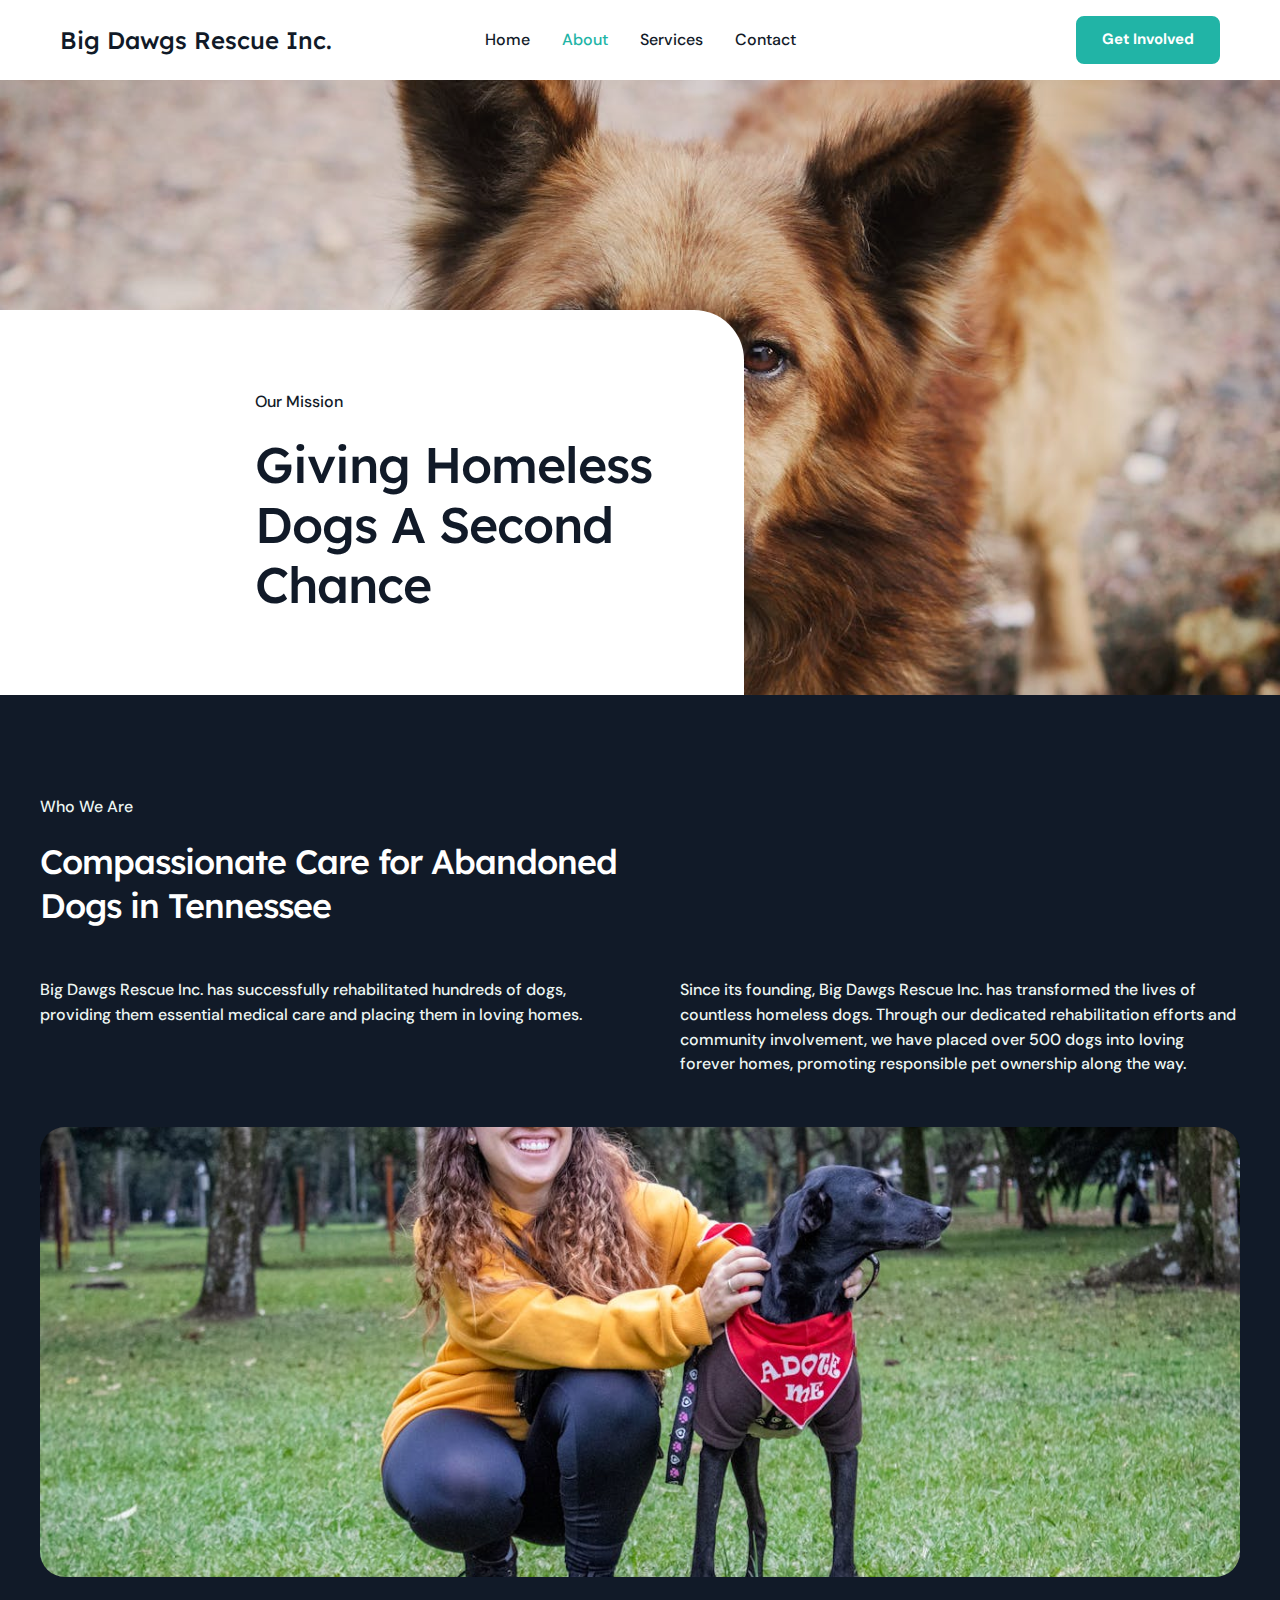
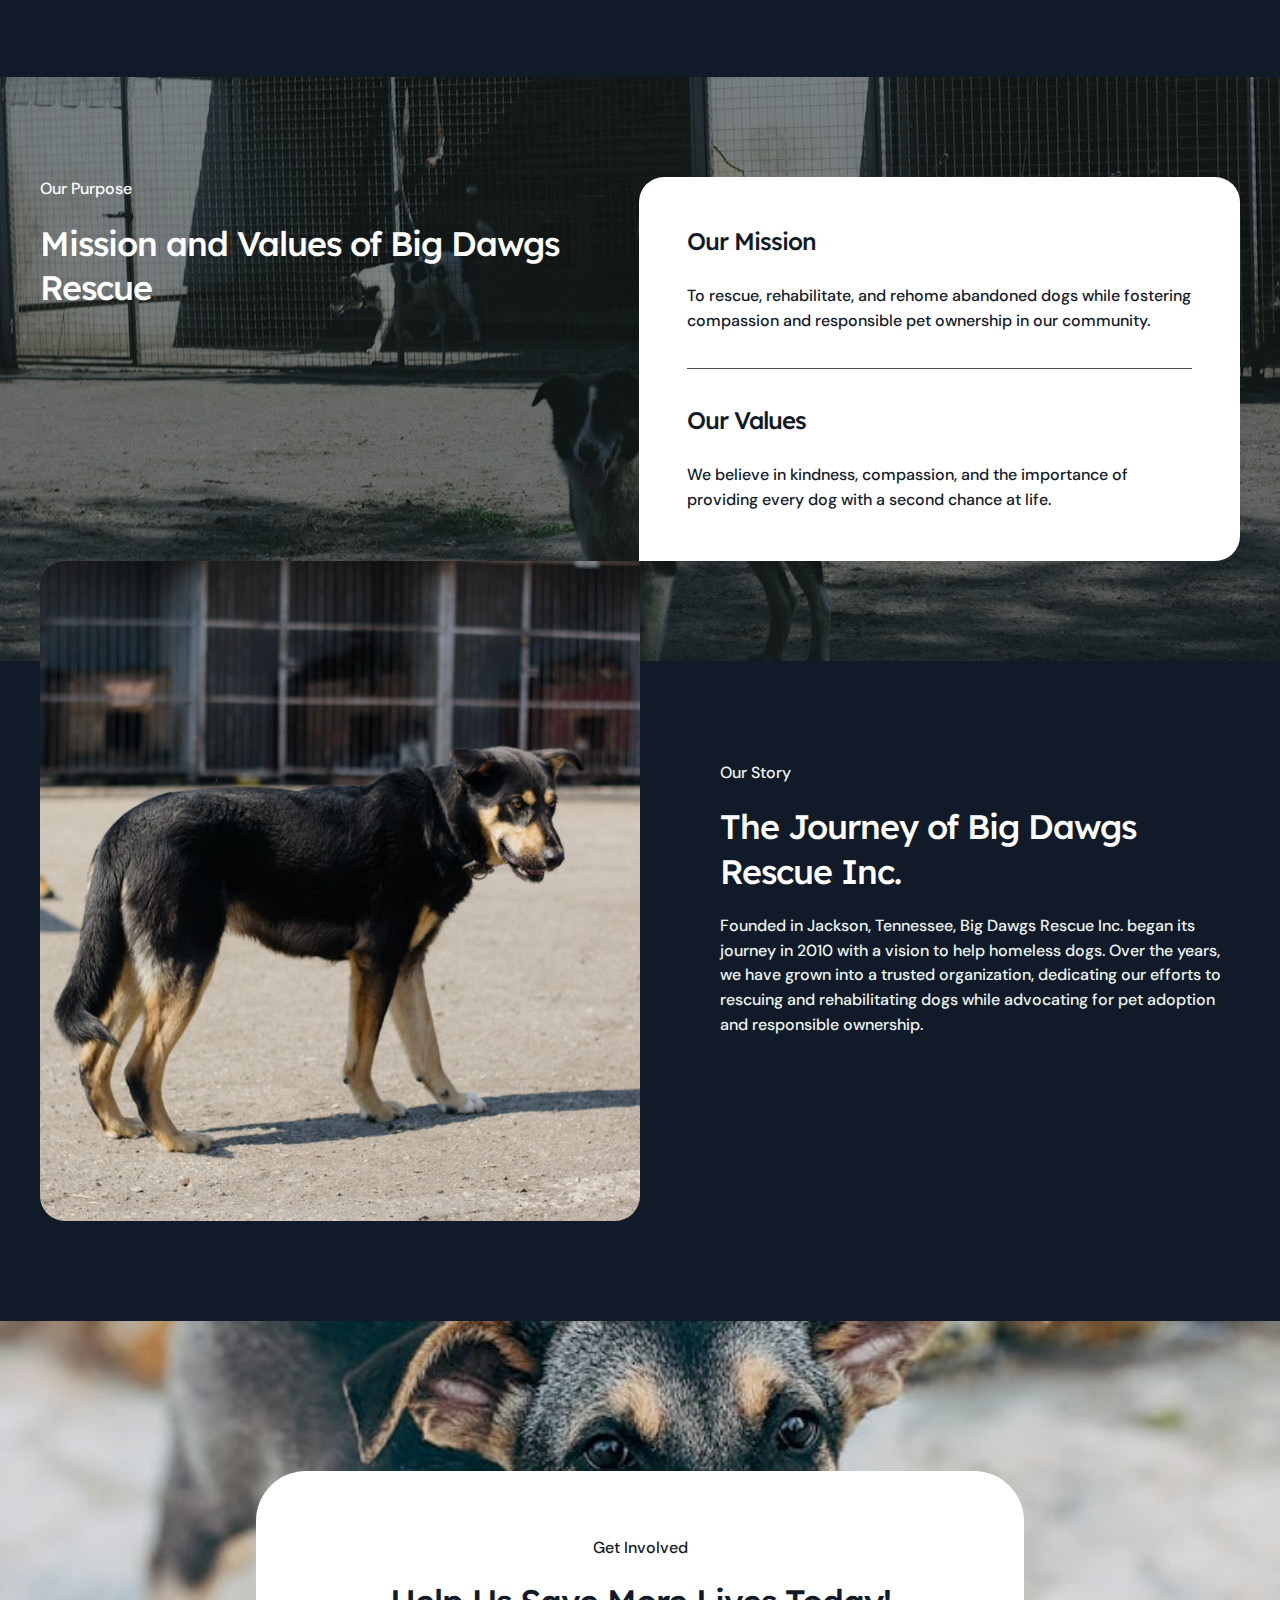
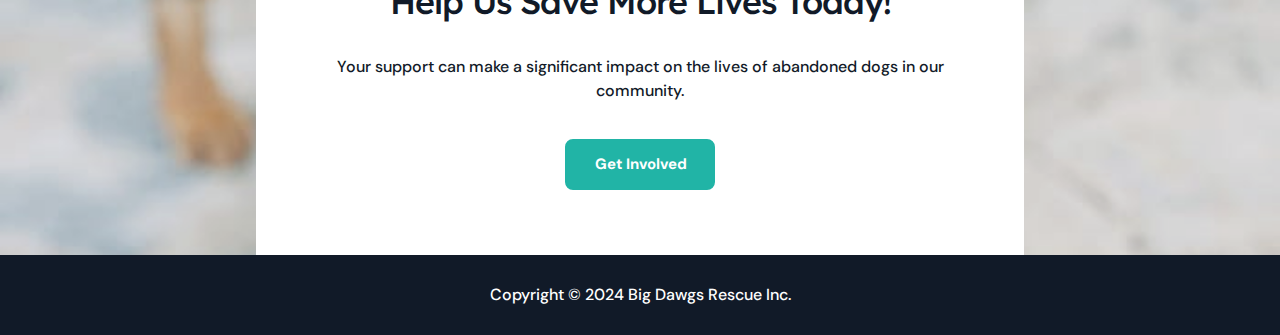
<file: about/index.html>
<!DOCTYPE html>
<html lang="en-US">
<head>
<meta charset="UTF-8">
<meta name="viewport" content="width=device-width, initial-scale=1">
	<link rel="profile" href="https://gmpg.org/xfn/11"> 
	<title>About &#8211; Big Dawgs Rescue Inc.</title>
<meta name="robots" content="max-image-preview:large">
	<style>img:is([sizes="auto" i], [sizes^="auto," i]) { contain-intrinsic-size: 3000px 1500px }</style>
	<link rel="dns-prefetch" href="//fonts.googleapis.com">
<link rel="alternate" type="application/rss+xml" title="Big Dawgs Rescue Inc. &raquo; Feed" href="./../feed/index.html">
<link rel="alternate" type="application/rss+xml" title="Big Dawgs Rescue Inc. &raquo; Comments Feed" href="./../comments/feed/index.html">
<script>
window._wpemojiSettings = {"baseUrl":"https:\/\/s.w.org\/images\/core\/emoji\/15.0.3\/72x72\/","ext":".png","svgUrl":"https:\/\/s.w.org\/images\/core\/emoji\/15.0.3\/svg\/","svgExt":".svg","source":{"concatemoji":".\/\/wp-includes\/js\/wp-emoji-release.min.js?ver=6.7.1"}};
/*! This file is auto-generated */
!function(i,n){var o,s,e;function c(e){try{var t={supportTests:e,timestamp:(new Date).valueOf()};sessionStorage.setItem(o,JSON.stringify(t))}catch(e){}}function p(e,t,n){e.clearRect(0,0,e.canvas.width,e.canvas.height),e.fillText(t,0,0);var t=new Uint32Array(e.getImageData(0,0,e.canvas.width,e.canvas.height).data),r=(e.clearRect(0,0,e.canvas.width,e.canvas.height),e.fillText(n,0,0),new Uint32Array(e.getImageData(0,0,e.canvas.width,e.canvas.height).data));return t.every(function(e,t){return e===r[t]})}function u(e,t,n){switch(t){case"flag":return n(e,"🏳️‍⚧️","🏳️​⚧️")?!1:!n(e,"🇺🇳","🇺​🇳")&&!n(e,"🏴󠁧󠁢󠁥󠁮󠁧󠁿","🏴​󠁧​󠁢​󠁥​󠁮​󠁧​󠁿");case"emoji":return!n(e,"🐦‍⬛","🐦​⬛")}return!1}function f(e,t,n){var r="undefined"!=typeof WorkerGlobalScope&&self instanceof WorkerGlobalScope?new OffscreenCanvas(300,150):i.createElement("canvas"),a=r.getContext("2d",{willReadFrequently:!0}),o=(a.textBaseline="top",a.font="600 32px Arial",{});return e.forEach(function(e){o[e]=t(a,e,n)}),o}function t(e){var t=i.createElement("script");t.src=e,t.defer=!0,i.head.appendChild(t)}"undefined"!=typeof Promise&&(o="wpEmojiSettingsSupports",s=["flag","emoji"],n.supports={everything:!0,everythingExceptFlag:!0},e=new Promise(function(e){i.addEventListener("DOMContentLoaded",e,{once:!0})}),new Promise(function(t){var n=function(){try{var e=JSON.parse(sessionStorage.getItem(o));if("object"==typeof e&&"number"==typeof e.timestamp&&(new Date).valueOf()<e.timestamp+604800&&"object"==typeof e.supportTests)return e.supportTests}catch(e){}return null}();if(!n){if("undefined"!=typeof Worker&&"undefined"!=typeof OffscreenCanvas&&"undefined"!=typeof URL&&URL.createObjectURL&&"undefined"!=typeof Blob)try{var e="postMessage("+f.toString()+"("+[JSON.stringify(s),u.toString(),p.toString()].join(",")+"));",r=new Blob([e],{type:"text/javascript"}),a=new Worker(URL.createObjectURL(r),{name:"wpTestEmojiSupports"});return void(a.onmessage=function(e){c(n=e.data),a.terminate(),t(n)})}catch(e){}c(n=f(s,u,p))}t(n)}).then(function(e){for(var t in e)n.supports[t]=e[t],n.supports.everything=n.supports.everything&&n.supports[t],"flag"!==t&&(n.supports.everythingExceptFlag=n.supports.everythingExceptFlag&&n.supports[t]);n.supports.everythingExceptFlag=n.supports.everythingExceptFlag&&!n.supports.flag,n.DOMReady=!1,n.readyCallback=function(){n.DOMReady=!0}}).then(function(){return e}).then(function(){var e;n.supports.everything||(n.readyCallback(),(e=n.source||{}).concatemoji?t(e.concatemoji):e.wpemoji&&e.twemoji&&(t(e.twemoji),t(e.wpemoji)))}))}((window,document),window._wpemojiSettings);
</script>
<link rel="stylesheet" id="astra-theme-css-css" href="./../wp-content/themes/astra/assets/css/minified/main.min.css?ver=4.8.6" media="all">
<style id="astra-theme-css-inline-css">:root{--ast-post-nav-space:0;--ast-container-default-xlg-padding:2.5em;--ast-container-default-lg-padding:2.5em;--ast-container-default-slg-padding:2em;--ast-container-default-md-padding:2.5em;--ast-container-default-sm-padding:2.5em;--ast-container-default-xs-padding:2.4em;--ast-container-default-xxs-padding:1.8em;--ast-code-block-background:#ECEFF3;--ast-comment-inputs-background:#F9FAFB;--ast-normal-container-width:1200px;--ast-narrow-container-width:750px;--ast-blog-title-font-weight:600;--ast-blog-meta-weight:600;}html{font-size:100%;}a{color:var(--ast-global-color-0);}a:hover,a:focus{color:var(--ast-global-color-1);}body,button,input,select,textarea,.ast-button,.ast-custom-button{font-family:'DM Sans',sans-serif;font-weight:500;font-size:16px;font-size:1rem;line-height:var(--ast-body-line-height,1.55);}blockquote{color:var(--ast-global-color-3);}h1,.entry-content h1,h2,.entry-content h2,h3,.entry-content h3,h4,.entry-content h4,h5,.entry-content h5,h6,.entry-content h6,.site-title,.site-title a{font-family:'Lexend',sans-serif;font-weight:500;}.ast-site-identity .site-title a{color:var(--ast-global-color-5);}.site-title{font-size:24px;font-size:1.5rem;display:block;}.site-header .site-description{font-size:15px;font-size:0.9375rem;display:none;}.entry-title{font-size:24px;font-size:1.5rem;}.ast-blog-single-element.ast-taxonomy-container a{font-size:14px;font-size:0.875rem;}.ast-blog-meta-container{font-size:13px;font-size:0.8125rem;}.archive .ast-article-post .ast-article-inner,.blog .ast-article-post .ast-article-inner,.archive .ast-article-post .ast-article-inner:hover,.blog .ast-article-post .ast-article-inner:hover{border-top-left-radius:25px;border-top-right-radius:25px;border-bottom-right-radius:25px;border-bottom-left-radius:25px;overflow:hidden;}h1,.entry-content h1{font-size:50px;font-size:3.125rem;font-weight:500;font-family:'Lexend',sans-serif;line-height:1.2em;text-transform:capitalize;letter-spacing:-1px;}h2,.entry-content h2{font-size:34px;font-size:2.125rem;font-weight:500;font-family:'Lexend',sans-serif;line-height:1.3em;letter-spacing:-1px;}h3,.entry-content h3{font-size:24px;font-size:1.5rem;font-weight:500;font-family:'Lexend',sans-serif;line-height:1.4em;letter-spacing:-1px;}h4,.entry-content h4{font-size:22px;font-size:1.375rem;line-height:1.45em;font-weight:500;font-family:'Lexend',sans-serif;letter-spacing:-1px;}h5,.entry-content h5{font-size:18px;font-size:1.125rem;line-height:1.5em;font-weight:500;font-family:'Lexend',sans-serif;}h6,.entry-content h6{font-size:16px;font-size:1rem;line-height:1.60em;font-weight:500;font-family:'Jost',sans-serif;}::selection{background-color:var(--ast-global-color-0);color:#000000;}body,h1,.entry-title a,.entry-content h1,h2,.entry-content h2,h3,.entry-content h3,h4,.entry-content h4,h5,.entry-content h5,h6,.entry-content h6{color:var(--ast-global-color-3);}.tagcloud a:hover,.tagcloud a:focus,.tagcloud a.current-item{color:#000000;border-color:var(--ast-global-color-0);background-color:var(--ast-global-color-0);}input:focus,input[type="text"]:focus,input[type="email"]:focus,input[type="url"]:focus,input[type="password"]:focus,input[type="reset"]:focus,input[type="search"]:focus,textarea:focus{border-color:var(--ast-global-color-0);}input[type="radio"]:checked,input[type=reset],input[type="checkbox"]:checked,input[type="checkbox"]:hover:checked,input[type="checkbox"]:focus:checked,input[type=range]::-webkit-slider-thumb{border-color:var(--ast-global-color-0);background-color:var(--ast-global-color-0);box-shadow:none;}.site-footer a:hover + .post-count,.site-footer a:focus + .post-count{background:var(--ast-global-color-0);border-color:var(--ast-global-color-0);}.single .nav-links .nav-previous,.single .nav-links .nav-next{color:var(--ast-global-color-0);}.entry-meta,.entry-meta *{line-height:1.45;color:var(--ast-global-color-0);font-weight:600;}.entry-meta a:not(.ast-button):hover,.entry-meta a:not(.ast-button):hover *,.entry-meta a:not(.ast-button):focus,.entry-meta a:not(.ast-button):focus *,.page-links > .page-link,.page-links .page-link:hover,.post-navigation a:hover{color:var(--ast-global-color-1);}#cat option,.secondary .calendar_wrap thead a,.secondary .calendar_wrap thead a:visited{color:var(--ast-global-color-0);}.secondary .calendar_wrap #today,.ast-progress-val span{background:var(--ast-global-color-0);}.secondary a:hover + .post-count,.secondary a:focus + .post-count{background:var(--ast-global-color-0);border-color:var(--ast-global-color-0);}.calendar_wrap #today > a{color:#000000;}.page-links .page-link,.single .post-navigation a{color:var(--ast-global-color-3);}.ast-search-menu-icon .search-form button.search-submit{padding:0 4px;}.ast-search-menu-icon form.search-form{padding-right:0;}.ast-search-menu-icon.slide-search input.search-field{width:0;}.ast-header-search .ast-search-menu-icon.ast-dropdown-active .search-form,.ast-header-search .ast-search-menu-icon.ast-dropdown-active .search-field:focus{transition:all 0.2s;}.search-form input.search-field:focus{outline:none;}.ast-search-menu-icon .search-form button.search-submit:focus,.ast-theme-transparent-header .ast-header-search .ast-dropdown-active .ast-icon,.ast-theme-transparent-header .ast-inline-search .search-field:focus .ast-icon{color:var(--ast-global-color-1);}.ast-header-search .slide-search .search-form{border:2px solid var(--ast-global-color-0);}.ast-header-search .slide-search .search-field{background-color:#fff;}.ast-archive-title{color:var(--ast-global-color-2);}.widget-title,.widget .wp-block-heading{font-size:22px;font-size:1.375rem;color:var(--ast-global-color-2);}.ast-single-post .entry-content a,.ast-comment-content a:not(.ast-comment-edit-reply-wrap a){text-decoration:underline;}.ast-single-post .elementor-button-wrapper .elementor-button,.ast-single-post .entry-content .uagb-tab a,.ast-single-post .entry-content .uagb-ifb-cta a,.ast-single-post .entry-content .uabb-module-content a,.ast-single-post .entry-content .uagb-post-grid a,.ast-single-post .entry-content .uagb-timeline a,.ast-single-post .entry-content .uagb-toc__wrap a,.ast-single-post .entry-content .uagb-taxomony-box a,.ast-single-post .entry-content .woocommerce a,.entry-content .wp-block-latest-posts > li > a,.ast-single-post .entry-content .wp-block-file__button,li.ast-post-filter-single,.ast-single-post .ast-comment-content .comment-reply-link,.ast-single-post .ast-comment-content .comment-edit-link{text-decoration:none;}.ast-search-menu-icon.slide-search a:focus-visible:focus-visible,.astra-search-icon:focus-visible,#close:focus-visible,a:focus-visible,.ast-menu-toggle:focus-visible,.site .skip-link:focus-visible,.wp-block-loginout input:focus-visible,.wp-block-search.wp-block-search__button-inside .wp-block-search__inside-wrapper,.ast-header-navigation-arrow:focus-visible,.woocommerce .wc-proceed-to-checkout > .checkout-button:focus-visible,.woocommerce .woocommerce-MyAccount-navigation ul li a:focus-visible,.ast-orders-table__row .ast-orders-table__cell:focus-visible,.woocommerce .woocommerce-order-details .order-again > .button:focus-visible,.woocommerce .woocommerce-message a.button.wc-forward:focus-visible,.woocommerce #minus_qty:focus-visible,.woocommerce #plus_qty:focus-visible,a#ast-apply-coupon:focus-visible,.woocommerce .woocommerce-info a:focus-visible,.woocommerce .astra-shop-summary-wrap a:focus-visible,.woocommerce a.wc-forward:focus-visible,#ast-apply-coupon:focus-visible,.woocommerce-js .woocommerce-mini-cart-item a.remove:focus-visible,#close:focus-visible,.button.search-submit:focus-visible,#search_submit:focus,.normal-search:focus-visible,.ast-header-account-wrap:focus-visible,.woocommerce .ast-on-card-button.ast-quick-view-trigger:focus{outline-style:dotted;outline-color:inherit;outline-width:thin;}input:focus,input[type="text"]:focus,input[type="email"]:focus,input[type="url"]:focus,input[type="password"]:focus,input[type="reset"]:focus,input[type="search"]:focus,input[type="number"]:focus,textarea:focus,.wp-block-search__input:focus,[data-section="section-header-mobile-trigger"] .ast-button-wrap .ast-mobile-menu-trigger-minimal:focus,.ast-mobile-popup-drawer.active .menu-toggle-close:focus,.woocommerce-ordering select.orderby:focus,#ast-scroll-top:focus,#coupon_code:focus,.woocommerce-page #comment:focus,.woocommerce #reviews #respond input#submit:focus,.woocommerce a.add_to_cart_button:focus,.woocommerce .button.single_add_to_cart_button:focus,.woocommerce .woocommerce-cart-form button:focus,.woocommerce .woocommerce-cart-form__cart-item .quantity .qty:focus,.woocommerce .woocommerce-billing-fields .woocommerce-billing-fields__field-wrapper .woocommerce-input-wrapper > .input-text:focus,.woocommerce #order_comments:focus,.woocommerce #place_order:focus,.woocommerce .woocommerce-address-fields .woocommerce-address-fields__field-wrapper .woocommerce-input-wrapper > .input-text:focus,.woocommerce .woocommerce-MyAccount-content form button:focus,.woocommerce .woocommerce-MyAccount-content .woocommerce-EditAccountForm .woocommerce-form-row .woocommerce-Input.input-text:focus,.woocommerce .ast-woocommerce-container .woocommerce-pagination ul.page-numbers li a:focus,body #content .woocommerce form .form-row .select2-container--default .select2-selection--single:focus,#ast-coupon-code:focus,.woocommerce.woocommerce-js .quantity input[type=number]:focus,.woocommerce-js .woocommerce-mini-cart-item .quantity input[type=number]:focus,.woocommerce p#ast-coupon-trigger:focus{border-style:dotted;border-color:inherit;border-width:thin;}input{outline:none;}.ast-logo-title-inline .site-logo-img{padding-right:1em;}body .ast-oembed-container *{position:absolute;top:0;width:100%;height:100%;left:0;}body .wp-block-embed-pocket-casts .ast-oembed-container *{position:unset;}.ast-single-post-featured-section + article {margin-top: 2em;}.site-content .ast-single-post-featured-section img {width: 100%;overflow: hidden;object-fit: cover;}.ast-separate-container .site-content .ast-single-post-featured-section + article {margin-top: -80px;z-index: 9;position: relative;border-radius: 4px;}@media (min-width: 922px) {.ast-no-sidebar .site-content .ast-article-image-container--wide {margin-left: -120px;margin-right: -120px;max-width: unset;width: unset;}.ast-left-sidebar .site-content .ast-article-image-container--wide,.ast-right-sidebar .site-content .ast-article-image-container--wide {margin-left: -10px;margin-right: -10px;}.site-content .ast-article-image-container--full {margin-left: calc( -50vw + 50%);margin-right: calc( -50vw + 50%);max-width: 100vw;width: 100vw;}.ast-left-sidebar .site-content .ast-article-image-container--full,.ast-right-sidebar .site-content .ast-article-image-container--full {margin-left: -10px;margin-right: -10px;max-width: inherit;width: auto;}}.site > .ast-single-related-posts-container {margin-top: 0;}@media (min-width: 922px) {.ast-desktop .ast-container--narrow {max-width: var(--ast-narrow-container-width);margin: 0 auto;}}input[type="text"],input[type="number"],input[type="email"],input[type="url"],input[type="password"],input[type="search"],input[type=reset],input[type=tel],input[type=date],select,textarea{font-size:16px;font-style:normal;font-weight:400;line-height:24px;width:100%;padding:12px 16px;border-radius:4px;box-shadow:0px 1px 2px 0px rgba(0,0,0,0.05);color:var(--ast-form-input-text,#475569);}input[type="text"],input[type="number"],input[type="email"],input[type="url"],input[type="password"],input[type="search"],input[type=reset],input[type=tel],input[type=date],select{height:40px;}input[type="date"]{border-width:1px;border-style:solid;border-color:var(--ast-border-color);}input[type="text"]:focus,input[type="number"]:focus,input[type="email"]:focus,input[type="url"]:focus,input[type="password"]:focus,input[type="search"]:focus,input[type=reset]:focus,input[type="tel"]:focus,input[type="date"]:focus,select:focus,textarea:focus{border-color:#046BD2;box-shadow:none;outline:none;color:var(--ast-form-input-focus-text,#475569);}label,legend{color:#111827;font-size:14px;font-style:normal;font-weight:500;line-height:20px;}select{padding:6px 10px;}fieldset{padding:30px;border-radius:4px;}button,.ast-button,.button,input[type="button"],input[type="reset"],input[type="submit"]{border-radius:4px;box-shadow:0px 1px 2px 0px rgba(0,0,0,0.05);}:root{--ast-comment-inputs-background:#FFF;}::placeholder{color:var(--ast-form-field-color,#9CA3AF);}::-ms-input-placeholder{color:var(--ast-form-field-color,#9CA3AF);}@media (max-width:921.9px){#ast-desktop-header{display:none;}}@media (min-width:922px){#ast-mobile-header{display:none;}}.wp-block-buttons.aligncenter{justify-content:center;}@media (max-width:921px){.ast-theme-transparent-header #primary,.ast-theme-transparent-header #secondary{padding:0;}}@media (max-width:921px){.ast-plain-container.ast-no-sidebar #primary{padding:0;}}.ast-plain-container.ast-no-sidebar #primary{margin-top:0;margin-bottom:0;}@media (max-width:921px){.ast-separate-container #primary,.ast-narrow-container #primary{padding-top:0px;}}@media (max-width:544px){.ast-separate-container #primary,.ast-narrow-container #primary{padding-top:0px;}}@media (max-width:921px){.ast-separate-container #primary,.ast-narrow-container #primary{padding-bottom:0px;}}@media (max-width:544px){.ast-separate-container #primary,.ast-narrow-container #primary{padding-bottom:0px;}}.wp-block-button.is-style-outline .wp-block-button__link{border-color:var(--ast-global-color-0);border-top-width:2px;border-right-width:2px;border-bottom-width:2px;border-left-width:2px;}div.wp-block-button.is-style-outline > .wp-block-button__link:not(.has-text-color),div.wp-block-button.wp-block-button__link.is-style-outline:not(.has-text-color){color:var(--ast-global-color-0);}.wp-block-button.is-style-outline .wp-block-button__link:hover,.wp-block-buttons .wp-block-button.is-style-outline .wp-block-button__link:focus,.wp-block-buttons .wp-block-button.is-style-outline > .wp-block-button__link:not(.has-text-color):hover,.wp-block-buttons .wp-block-button.wp-block-button__link.is-style-outline:not(.has-text-color):hover{color:#ffffff;background-color:var(--ast-global-color-1);border-color:var(--ast-global-color-1);}.post-page-numbers.current .page-link,.ast-pagination .page-numbers.current{color:#000000;border-color:var(--ast-global-color-0);background-color:var(--ast-global-color-0);}.wp-block-button.is-style-outline .wp-block-button__link{border-top-width:2px;border-right-width:2px;border-bottom-width:2px;border-left-width:2px;}.wp-block-buttons .wp-block-button.is-style-outline .wp-block-button__link.wp-element-button,.ast-outline-button,.wp-block-uagb-buttons-child .uagb-buttons-repeater.ast-outline-button{border-color:var(--ast-global-color-0);border-top-width:2px;border-right-width:2px;border-bottom-width:2px;border-left-width:2px;font-family:'DM Sans',sans-serif;font-weight:700;font-size:15px;font-size:0.9375rem;line-height:1em;text-transform:capitalize;padding-top:12px;padding-right:26px;padding-bottom:12px;padding-left:26px;border-top-left-radius:8px;border-top-right-radius:8px;border-bottom-right-radius:8px;border-bottom-left-radius:8px;}.wp-block-buttons .wp-block-button.is-style-outline > .wp-block-button__link:not(.has-text-color),.wp-block-buttons .wp-block-button.wp-block-button__link.is-style-outline:not(.has-text-color),.ast-outline-button{color:var(--ast-global-color-0);}.wp-block-button.is-style-outline .wp-block-button__link:hover,.wp-block-buttons .wp-block-button.is-style-outline .wp-block-button__link:focus,.wp-block-buttons .wp-block-button.is-style-outline > .wp-block-button__link:not(.has-text-color):hover,.wp-block-buttons .wp-block-button.wp-block-button__link.is-style-outline:not(.has-text-color):hover,.ast-outline-button:hover,.ast-outline-button:focus,.wp-block-uagb-buttons-child .uagb-buttons-repeater.ast-outline-button:hover,.wp-block-uagb-buttons-child .uagb-buttons-repeater.ast-outline-button:focus{color:var(--ast-global-color-2);background-color:var(--ast-global-color-1);border-color:var(--ast-global-color-1);}.ast-single-post .entry-content a.ast-outline-button,.ast-single-post .entry-content .is-style-outline>.wp-block-button__link{text-decoration:none;}.wp-block-button .wp-block-button__link.wp-element-button.is-style-outline:not(.has-background),.wp-block-button.is-style-outline>.wp-block-button__link.wp-element-button:not(.has-background),.ast-outline-button{background-color:transparent;}.uagb-buttons-repeater.ast-outline-button{border-radius:9999px;}@media (max-width:921px){.wp-block-buttons .wp-block-button.is-style-outline .wp-block-button__link.wp-element-button,.ast-outline-button,.wp-block-uagb-buttons-child .uagb-buttons-repeater.ast-outline-button{font-size:15px;font-size:0.9375rem;padding-top:12px;padding-right:28px;padding-bottom:12px;padding-left:28px;border-top-left-radius:8px;border-top-right-radius:8px;border-bottom-right-radius:8px;border-bottom-left-radius:8px;}}@media (max-width:544px){.wp-block-buttons .wp-block-button.is-style-outline .wp-block-button__link.wp-element-button,.ast-outline-button,.wp-block-uagb-buttons-child .uagb-buttons-repeater.ast-outline-button{font-size:15px;font-size:0.9375rem;padding-top:12px;padding-right:24px;padding-bottom:12px;padding-left:24px;border-top-left-radius:8px;border-top-right-radius:8px;border-bottom-right-radius:8px;border-bottom-left-radius:8px;}}.entry-content[data-ast-blocks-layout] > figure{margin-bottom:1em;}h1.widget-title{font-weight:500;}h2.widget-title{font-weight:500;}h3.widget-title{font-weight:500;}#page{display:flex;flex-direction:column;min-height:100vh;}.ast-404-layout-1 h1.page-title{color:var(--ast-global-color-2);}.single .post-navigation a{line-height:1em;height:inherit;}.error-404 .page-sub-title{font-size:1.5rem;font-weight:inherit;}.search .site-content .content-area .search-form{margin-bottom:0;}#page .site-content{flex-grow:1;}.widget{margin-bottom:1.25em;}#secondary li{line-height:1.5em;}#secondary .wp-block-group h2{margin-bottom:0.7em;}#secondary h2{font-size:1.7rem;}.ast-separate-container .ast-article-post,.ast-separate-container .ast-article-single,.ast-separate-container .comment-respond{padding:3em;}.ast-separate-container .ast-article-single .ast-article-single{padding:0;}.ast-article-single .wp-block-post-template-is-layout-grid{padding-left:0;}.ast-separate-container .comments-title,.ast-narrow-container .comments-title{padding:1.5em 2em;}.ast-page-builder-template .comment-form-textarea,.ast-comment-formwrap .ast-grid-common-col{padding:0;}.ast-comment-formwrap{padding:0;display:inline-flex;column-gap:20px;width:100%;margin-left:0;margin-right:0;}.comments-area textarea#comment:focus,.comments-area textarea#comment:active,.comments-area .ast-comment-formwrap input[type="text"]:focus,.comments-area .ast-comment-formwrap input[type="text"]:active {box-shadow:none;outline:none;}.archive.ast-page-builder-template .entry-header{margin-top:2em;}.ast-page-builder-template .ast-comment-formwrap{width:100%;}.entry-title{margin-bottom:0.6em;}.ast-archive-description p{font-size:inherit;font-weight:inherit;line-height:inherit;}.ast-separate-container .ast-comment-list li.depth-1,.hentry{margin-bottom:1.5em;}.site-content section.ast-archive-description{margin-bottom:2em;}@media (min-width:921px){.ast-left-sidebar.ast-page-builder-template #secondary,.archive.ast-right-sidebar.ast-page-builder-template .site-main{padding-left:20px;padding-right:20px;}}@media (max-width:544px){.ast-comment-formwrap.ast-row{column-gap:10px;display:inline-block;}#ast-commentform .ast-grid-common-col{position:relative;width:100%;}}@media (min-width:1201px){.ast-separate-container .ast-article-post,.ast-separate-container .ast-article-single,.ast-separate-container .ast-author-box,.ast-separate-container .ast-404-layout-1,.ast-separate-container .no-results{padding:3em;}}@media (max-width:921px){.ast-separate-container #primary,.ast-separate-container #secondary{padding:1.5em 0;}#primary,#secondary{padding:1.5em 0;margin:0;}.ast-left-sidebar #content > .ast-container{display:flex;flex-direction:column-reverse;width:100%;}}@media (min-width:922px){.ast-separate-container.ast-right-sidebar #primary,.ast-separate-container.ast-left-sidebar #primary{border:0;}.search-no-results.ast-separate-container #primary{margin-bottom:4em;}}.wp-block-button .wp-block-button__link{color:#ffffff;}.wp-block-button .wp-block-button__link:hover,.wp-block-button .wp-block-button__link:focus{color:#ffffff;background-color:var(--ast-global-color-1);border-color:var(--ast-global-color-1);}.wp-block-button .wp-block-button__link,.wp-block-search .wp-block-search__button,body .wp-block-file .wp-block-file__button{border-style:solid;border-top-width:2px;border-right-width:2px;border-left-width:2px;border-bottom-width:2px;border-color:var(--ast-global-color-0);background-color:var(--ast-global-color-0);color:#ffffff;font-family:'DM Sans',sans-serif;font-weight:700;line-height:1.55em;text-transform:capitalize;font-size:15px;font-size:0.9375rem;border-top-left-radius:8px;border-top-right-radius:8px;border-bottom-right-radius:8px;border-bottom-left-radius:8px;padding-top:12px;padding-right:26px;padding-bottom:12px;padding-left:28px;}.ast-single-post .entry-content .wp-block-button .wp-block-button__link,.ast-single-post .entry-content .wp-block-search .wp-block-search__button,body .entry-content .wp-block-file .wp-block-file__button{text-decoration:none;}@media (max-width:921px){.wp-block-button .wp-block-button__link,.wp-block-search .wp-block-search__button,body .wp-block-file .wp-block-file__button{font-size:15px;font-size:0.9375rem;padding-top:12px;padding-right:28px;padding-bottom:12px;padding-left:28px;border-top-left-radius:8px;border-top-right-radius:8px;border-bottom-right-radius:8px;border-bottom-left-radius:8px;}}@media (max-width:544px){.wp-block-button .wp-block-button__link,.wp-block-search .wp-block-search__button,body .wp-block-file .wp-block-file__button{font-size:15px;font-size:0.9375rem;padding-top:12px;padding-right:24px;padding-bottom:12px;padding-left:24px;border-top-left-radius:8px;border-top-right-radius:8px;border-bottom-right-radius:8px;border-bottom-left-radius:8px;}}.menu-toggle,button,.ast-button,.ast-custom-button,.button,input#submit,input[type="button"],input[type="submit"],input[type="reset"],#comments .submit,.search .search-submit,form[CLASS*="wp-block-search__"].wp-block-search .wp-block-search__inside-wrapper .wp-block-search__button,body .wp-block-file .wp-block-file__button,.search .search-submit,.woocommerce-js a.button,.woocommerce button.button,.woocommerce .woocommerce-message a.button,.woocommerce #respond input#submit.alt,.woocommerce input.button.alt,.woocommerce input.button,.woocommerce input.button:disabled,.woocommerce input.button:disabled[disabled],.woocommerce input.button:disabled:hover,.woocommerce input.button:disabled[disabled]:hover,.woocommerce #respond input#submit,.woocommerce button.button.alt.disabled,.wc-block-grid__products .wc-block-grid__product .wp-block-button__link,.wc-block-grid__product-onsale,[CLASS*="wc-block"] button,.woocommerce-js .astra-cart-drawer .astra-cart-drawer-content .woocommerce-mini-cart__buttons .button:not(.checkout):not(.ast-continue-shopping),.woocommerce-js .astra-cart-drawer .astra-cart-drawer-content .woocommerce-mini-cart__buttons a.checkout,.woocommerce button.button.alt.disabled.wc-variation-selection-needed,[CLASS*="wc-block"] .wc-block-components-button{border-style:solid;border-top-width:2px;border-right-width:2px;border-left-width:2px;border-bottom-width:2px;color:#ffffff;border-color:var(--ast-global-color-0);background-color:var(--ast-global-color-0);padding-top:12px;padding-right:26px;padding-bottom:12px;padding-left:28px;font-family:'DM Sans',sans-serif;font-weight:700;font-size:15px;font-size:0.9375rem;line-height:1.55em;text-transform:capitalize;border-top-left-radius:8px;border-top-right-radius:8px;border-bottom-right-radius:8px;border-bottom-left-radius:8px;}button:focus,.menu-toggle:hover,button:hover,.ast-button:hover,.ast-custom-button:hover .button:hover,.ast-custom-button:hover ,input[type=reset]:hover,input[type=reset]:focus,input#submit:hover,input#submit:focus,input[type="button"]:hover,input[type="button"]:focus,input[type="submit"]:hover,input[type="submit"]:focus,form[CLASS*="wp-block-search__"].wp-block-search .wp-block-search__inside-wrapper .wp-block-search__button:hover,form[CLASS*="wp-block-search__"].wp-block-search .wp-block-search__inside-wrapper .wp-block-search__button:focus,body .wp-block-file .wp-block-file__button:hover,body .wp-block-file .wp-block-file__button:focus,.woocommerce-js a.button:hover,.woocommerce button.button:hover,.woocommerce .woocommerce-message a.button:hover,.woocommerce #respond input#submit:hover,.woocommerce #respond input#submit.alt:hover,.woocommerce input.button.alt:hover,.woocommerce input.button:hover,.woocommerce button.button.alt.disabled:hover,.wc-block-grid__products .wc-block-grid__product .wp-block-button__link:hover,[CLASS*="wc-block"] button:hover,.woocommerce-js .astra-cart-drawer .astra-cart-drawer-content .woocommerce-mini-cart__buttons .button:not(.checkout):not(.ast-continue-shopping):hover,.woocommerce-js .astra-cart-drawer .astra-cart-drawer-content .woocommerce-mini-cart__buttons a.checkout:hover,.woocommerce button.button.alt.disabled.wc-variation-selection-needed:hover,[CLASS*="wc-block"] .wc-block-components-button:hover,[CLASS*="wc-block"] .wc-block-components-button:focus{color:#ffffff;background-color:var(--ast-global-color-1);border-color:var(--ast-global-color-1);}form[CLASS*="wp-block-search__"].wp-block-search .wp-block-search__inside-wrapper .wp-block-search__button.has-icon{padding-top:calc(12px - 3px);padding-right:calc(26px - 3px);padding-bottom:calc(12px - 3px);padding-left:calc(28px - 3px);}@media (max-width:921px){.menu-toggle,button,.ast-button,.ast-custom-button,.button,input#submit,input[type="button"],input[type="submit"],input[type="reset"],#comments .submit,.search .search-submit,form[CLASS*="wp-block-search__"].wp-block-search .wp-block-search__inside-wrapper .wp-block-search__button,body .wp-block-file .wp-block-file__button,.search .search-submit,.woocommerce-js a.button,.woocommerce button.button,.woocommerce .woocommerce-message a.button,.woocommerce #respond input#submit.alt,.woocommerce input.button.alt,.woocommerce input.button,.woocommerce input.button:disabled,.woocommerce input.button:disabled[disabled],.woocommerce input.button:disabled:hover,.woocommerce input.button:disabled[disabled]:hover,.woocommerce #respond input#submit,.woocommerce button.button.alt.disabled,.wc-block-grid__products .wc-block-grid__product .wp-block-button__link,.wc-block-grid__product-onsale,[CLASS*="wc-block"] button,.woocommerce-js .astra-cart-drawer .astra-cart-drawer-content .woocommerce-mini-cart__buttons .button:not(.checkout):not(.ast-continue-shopping),.woocommerce-js .astra-cart-drawer .astra-cart-drawer-content .woocommerce-mini-cart__buttons a.checkout,.woocommerce button.button.alt.disabled.wc-variation-selection-needed,[CLASS*="wc-block"] .wc-block-components-button{padding-top:12px;padding-right:28px;padding-bottom:12px;padding-left:28px;font-size:15px;font-size:0.9375rem;border-top-left-radius:8px;border-top-right-radius:8px;border-bottom-right-radius:8px;border-bottom-left-radius:8px;}}@media (max-width:544px){.menu-toggle,button,.ast-button,.ast-custom-button,.button,input#submit,input[type="button"],input[type="submit"],input[type="reset"],#comments .submit,.search .search-submit,form[CLASS*="wp-block-search__"].wp-block-search .wp-block-search__inside-wrapper .wp-block-search__button,body .wp-block-file .wp-block-file__button,.search .search-submit,.woocommerce-js a.button,.woocommerce button.button,.woocommerce .woocommerce-message a.button,.woocommerce #respond input#submit.alt,.woocommerce input.button.alt,.woocommerce input.button,.woocommerce input.button:disabled,.woocommerce input.button:disabled[disabled],.woocommerce input.button:disabled:hover,.woocommerce input.button:disabled[disabled]:hover,.woocommerce #respond input#submit,.woocommerce button.button.alt.disabled,.wc-block-grid__products .wc-block-grid__product .wp-block-button__link,.wc-block-grid__product-onsale,[CLASS*="wc-block"] button,.woocommerce-js .astra-cart-drawer .astra-cart-drawer-content .woocommerce-mini-cart__buttons .button:not(.checkout):not(.ast-continue-shopping),.woocommerce-js .astra-cart-drawer .astra-cart-drawer-content .woocommerce-mini-cart__buttons a.checkout,.woocommerce button.button.alt.disabled.wc-variation-selection-needed,[CLASS*="wc-block"] .wc-block-components-button{padding-top:12px;padding-right:24px;padding-bottom:12px;padding-left:24px;font-size:15px;font-size:0.9375rem;border-top-left-radius:8px;border-top-right-radius:8px;border-bottom-right-radius:8px;border-bottom-left-radius:8px;}}@media (max-width:921px){.menu-toggle,button,.ast-button,.button,input#submit,input[type="button"],input[type="submit"],input[type="reset"]{font-size:15px;font-size:0.9375rem;}.ast-mobile-header-stack .main-header-bar .ast-search-menu-icon{display:inline-block;}.ast-header-break-point.ast-header-custom-item-outside .ast-mobile-header-stack .main-header-bar .ast-search-icon{margin:0;}.ast-comment-avatar-wrap img{max-width:2.5em;}.ast-comment-meta{padding:0 1.8888em 1.3333em;}}@media (min-width:544px){.ast-container{max-width:100%;}}@media (max-width:544px){.ast-separate-container .ast-article-post,.ast-separate-container .ast-article-single,.ast-separate-container .comments-title,.ast-separate-container .ast-archive-description{padding:1.5em 1em;}.ast-separate-container #content .ast-container{padding-left:0.54em;padding-right:0.54em;}.ast-separate-container .ast-comment-list .bypostauthor{padding:.5em;}.ast-search-menu-icon.ast-dropdown-active .search-field{width:170px;}.menu-toggle,button,.ast-button,.button,input#submit,input[type="button"],input[type="submit"],input[type="reset"]{font-size:15px;font-size:0.9375rem;}} #ast-mobile-header .ast-site-header-cart-li a{pointer-events:none;}.ast-separate-container{background-color:var(--ast-global-color-4);background-image:none;}@media (max-width:921px){.widget-title{font-size:21px;font-size:1.4rem;}body,button,input,select,textarea,.ast-button,.ast-custom-button{font-size:15px;font-size:0.9375rem;}#secondary,#secondary button,#secondary input,#secondary select,#secondary textarea{font-size:15px;font-size:0.9375rem;}.site-title{font-size:22px;font-size:1.375rem;display:block;}.site-header .site-description{display:none;}.entry-title{font-size:22px;font-size:1.375rem;}.ast-blog-meta-container{font-size:13px;font-size:0.8125rem;}h1,.entry-content h1{font-size:40px;font-size:2.5rem;}h2,.entry-content h2{font-size:30px;font-size:1.875rem;}h3,.entry-content h3{font-size:24px;font-size:1.5rem;}h4,.entry-content h4{font-size:20px;font-size:1.25rem;}h5,.entry-content h5{font-size:18px;font-size:1.125rem;}h6,.entry-content h6{font-size:15px;font-size:0.9375rem;}}@media (max-width:544px){.widget-title{font-size:20px;font-size:1.4285714285714rem;}body,button,input,select,textarea,.ast-button,.ast-custom-button{font-size:14px;font-size:0.875rem;}#secondary,#secondary button,#secondary input,#secondary select,#secondary textarea{font-size:14px;font-size:0.875rem;}.site-title{font-size:18px;font-size:1.125rem;display:block;}.site-header .site-description{display:none;}.entry-title{font-size:18px;font-size:1.125rem;}h1,.entry-content h1{font-size:30px;font-size:1.875rem;}h2,.entry-content h2{font-size:24px;font-size:1.5rem;}h3,.entry-content h3{font-size:22px;font-size:1.375rem;}h4,.entry-content h4{font-size:18px;font-size:1.125rem;}h5,.entry-content h5{font-size:16px;font-size:1rem;}h6,.entry-content h6{font-size:14px;font-size:0.875rem;}}@media (max-width:544px){html{font-size:100%;}}@media (min-width:922px){.ast-container{max-width:1240px;}}@media (min-width:922px){.site-content .ast-container{display:flex;}}@media (max-width:921px){.site-content .ast-container{flex-direction:column;}}.entry-content h1,.entry-content h2,.entry-content h3,.entry-content h4,.entry-content h5,.entry-content h6{clear:none;}@media (min-width:922px){.main-header-menu .sub-menu .menu-item.ast-left-align-sub-menu:hover > .sub-menu,.main-header-menu .sub-menu .menu-item.ast-left-align-sub-menu.focus > .sub-menu{margin-left:-0px;}}.entry-content li > p{margin-bottom:0;}.site .comments-area{padding-bottom:2em;margin-top:2em;}.wp-block-file {display: flex;align-items: center;flex-wrap: wrap;justify-content: space-between;}.wp-block-pullquote {border: none;}.wp-block-pullquote blockquote::before {content: "\201D";font-family: "Helvetica",sans-serif;display: flex;transform: rotate( 180deg );font-size: 6rem;font-style: normal;line-height: 1;font-weight: bold;align-items: center;justify-content: center;}.has-text-align-right > blockquote::before {justify-content: flex-start;}.has-text-align-left > blockquote::before {justify-content: flex-end;}figure.wp-block-pullquote.is-style-solid-color blockquote {max-width: 100%;text-align: inherit;}:root {--wp--custom--ast-default-block-top-padding: 3em;--wp--custom--ast-default-block-right-padding: 3em;--wp--custom--ast-default-block-bottom-padding: 3em;--wp--custom--ast-default-block-left-padding: 3em;--wp--custom--ast-container-width: 1200px;--wp--custom--ast-content-width-size: 1200px;--wp--custom--ast-wide-width-size: calc(1200px + var(--wp--custom--ast-default-block-left-padding) + var(--wp--custom--ast-default-block-right-padding));}.ast-narrow-container {--wp--custom--ast-content-width-size: 750px;--wp--custom--ast-wide-width-size: 750px;}@media(max-width: 921px) {:root {--wp--custom--ast-default-block-top-padding: 3em;--wp--custom--ast-default-block-right-padding: 2em;--wp--custom--ast-default-block-bottom-padding: 3em;--wp--custom--ast-default-block-left-padding: 2em;}}@media(max-width: 544px) {:root {--wp--custom--ast-default-block-top-padding: 3em;--wp--custom--ast-default-block-right-padding: 1.5em;--wp--custom--ast-default-block-bottom-padding: 3em;--wp--custom--ast-default-block-left-padding: 1.5em;}}.entry-content > .wp-block-group,.entry-content > .wp-block-cover,.entry-content > .wp-block-columns {padding-top: var(--wp--custom--ast-default-block-top-padding);padding-right: var(--wp--custom--ast-default-block-right-padding);padding-bottom: var(--wp--custom--ast-default-block-bottom-padding);padding-left: var(--wp--custom--ast-default-block-left-padding);}.ast-plain-container.ast-no-sidebar .entry-content > .alignfull,.ast-page-builder-template .ast-no-sidebar .entry-content > .alignfull {margin-left: calc( -50vw + 50%);margin-right: calc( -50vw + 50%);max-width: 100vw;width: 100vw;}.ast-plain-container.ast-no-sidebar .entry-content .alignfull .alignfull,.ast-page-builder-template.ast-no-sidebar .entry-content .alignfull .alignfull,.ast-plain-container.ast-no-sidebar .entry-content .alignfull .alignwide,.ast-page-builder-template.ast-no-sidebar .entry-content .alignfull .alignwide,.ast-plain-container.ast-no-sidebar .entry-content .alignwide .alignfull,.ast-page-builder-template.ast-no-sidebar .entry-content .alignwide .alignfull,.ast-plain-container.ast-no-sidebar .entry-content .alignwide .alignwide,.ast-page-builder-template.ast-no-sidebar .entry-content .alignwide .alignwide,.ast-plain-container.ast-no-sidebar .entry-content .wp-block-column .alignfull,.ast-page-builder-template.ast-no-sidebar .entry-content .wp-block-column .alignfull,.ast-plain-container.ast-no-sidebar .entry-content .wp-block-column .alignwide,.ast-page-builder-template.ast-no-sidebar .entry-content .wp-block-column .alignwide {margin-left: auto;margin-right: auto;width: 100%;}[data-ast-blocks-layout] .wp-block-separator:not(.is-style-dots) {height: 0;}[data-ast-blocks-layout] .wp-block-separator {margin: 20px auto;}[data-ast-blocks-layout] .wp-block-separator:not(.is-style-wide):not(.is-style-dots) {max-width: 100px;}[data-ast-blocks-layout] .wp-block-separator.has-background {padding: 0;}.entry-content[data-ast-blocks-layout] > * {max-width: var(--wp--custom--ast-content-width-size);margin-left: auto;margin-right: auto;}.entry-content[data-ast-blocks-layout] > .alignwide {max-width: var(--wp--custom--ast-wide-width-size);}.entry-content[data-ast-blocks-layout] .alignfull {max-width: none;}.ast-full-width-layout .entry-content[data-ast-blocks-layout] .is-layout-constrained.wp-block-cover-is-layout-constrained > *,.ast-full-width-layout .entry-content[data-ast-blocks-layout] .is-layout-constrained.wp-block-group-is-layout-constrained > * {max-width: var(--wp--custom--ast-content-width-size);margin-left: auto;margin-right: auto;}.entry-content .wp-block-columns {margin-bottom: 0;}blockquote {margin: 1.5em;border-color: rgba(0,0,0,0.05);}.wp-block-quote:not(.has-text-align-right):not(.has-text-align-center) {border-left: 5px solid rgba(0,0,0,0.05);}.has-text-align-right > blockquote,blockquote.has-text-align-right {border-right: 5px solid rgba(0,0,0,0.05);}.has-text-align-left > blockquote,blockquote.has-text-align-left {border-left: 5px solid rgba(0,0,0,0.05);}.wp-block-site-tagline,.wp-block-latest-posts .read-more {margin-top: 15px;}.wp-block-loginout p label {display: block;}.wp-block-loginout p:not(.login-remember):not(.login-submit) input {width: 100%;}.wp-block-loginout input:focus {border-color: transparent;}.wp-block-loginout input:focus {outline: thin dotted;}.entry-content .wp-block-media-text .wp-block-media-text__content {padding: 0 0 0 8%;}.entry-content .wp-block-media-text.has-media-on-the-right .wp-block-media-text__content {padding: 0 8% 0 0;}.entry-content .wp-block-media-text.has-background .wp-block-media-text__content {padding: 8%;}.entry-content .wp-block-cover:not([class*="background-color"]) .wp-block-cover__inner-container,.entry-content .wp-block-cover:not([class*="background-color"]) .wp-block-cover-image-text,.entry-content .wp-block-cover:not([class*="background-color"]) .wp-block-cover-text,.entry-content .wp-block-cover-image:not([class*="background-color"]) .wp-block-cover__inner-container,.entry-content .wp-block-cover-image:not([class*="background-color"]) .wp-block-cover-image-text,.entry-content .wp-block-cover-image:not([class*="background-color"]) .wp-block-cover-text {color: var(--ast-global-color-5);}.wp-block-loginout .login-remember input {width: 1.1rem;height: 1.1rem;margin: 0 5px 4px 0;vertical-align: middle;}.wp-block-latest-posts > li > *:first-child,.wp-block-latest-posts:not(.is-grid) > li:first-child {margin-top: 0;}.entry-content > .wp-block-buttons,.entry-content > .wp-block-uagb-buttons {margin-bottom: 1.5em;}.wp-block-search__inside-wrapper .wp-block-search__input {padding: 0 10px;color: var(--ast-global-color-3);background: var(--ast-global-color-5);border-color: var(--ast-border-color);}.wp-block-latest-posts .read-more {margin-bottom: 1.5em;}.wp-block-search__no-button .wp-block-search__inside-wrapper .wp-block-search__input {padding-top: 5px;padding-bottom: 5px;}.wp-block-latest-posts .wp-block-latest-posts__post-date,.wp-block-latest-posts .wp-block-latest-posts__post-author {font-size: 1rem;}.wp-block-latest-posts > li > *,.wp-block-latest-posts:not(.is-grid) > li {margin-top: 12px;margin-bottom: 12px;}.ast-page-builder-template .entry-content[data-ast-blocks-layout] > *,.ast-page-builder-template .entry-content[data-ast-blocks-layout] > .alignfull > * {max-width: none;}.ast-page-builder-template .entry-content[data-ast-blocks-layout] > .alignwide > * {max-width: var(--wp--custom--ast-wide-width-size);}.ast-page-builder-template .entry-content[data-ast-blocks-layout] > .inherit-container-width > *,.ast-page-builder-template .entry-content[data-ast-blocks-layout] > * > *,.entry-content[data-ast-blocks-layout] > .wp-block-cover .wp-block-cover__inner-container {max-width: var(--wp--custom--ast-content-width-size) ;margin-left: auto;margin-right: auto;}.entry-content[data-ast-blocks-layout] .wp-block-cover:not(.alignleft):not(.alignright) {width: auto;}@media(max-width: 1200px) {.ast-separate-container .entry-content > .alignfull,.ast-separate-container .entry-content[data-ast-blocks-layout] > .alignwide,.ast-plain-container .entry-content[data-ast-blocks-layout] > .alignwide,.ast-plain-container .entry-content .alignfull {margin-left: calc(-1 * min(var(--ast-container-default-xlg-padding),20px)) ;margin-right: calc(-1 * min(var(--ast-container-default-xlg-padding),20px));}}@media(min-width: 1201px) {.ast-separate-container .entry-content > .alignfull {margin-left: calc(-1 * var(--ast-container-default-xlg-padding) );margin-right: calc(-1 * var(--ast-container-default-xlg-padding) );}.ast-separate-container .entry-content[data-ast-blocks-layout] > .alignwide,.ast-plain-container .entry-content[data-ast-blocks-layout] > .alignwide {margin-left: auto;margin-right: auto;}}@media(min-width: 921px) {.ast-separate-container .entry-content .wp-block-group.alignwide:not(.inherit-container-width) > :where(:not(.alignleft):not(.alignright)),.ast-plain-container .entry-content .wp-block-group.alignwide:not(.inherit-container-width) > :where(:not(.alignleft):not(.alignright)) {max-width: calc( var(--wp--custom--ast-content-width-size) + 80px );}.ast-plain-container.ast-right-sidebar .entry-content[data-ast-blocks-layout] .alignfull,.ast-plain-container.ast-left-sidebar .entry-content[data-ast-blocks-layout] .alignfull {margin-left: -60px;margin-right: -60px;}}@media(min-width: 544px) {.entry-content > .alignleft {margin-right: 20px;}.entry-content > .alignright {margin-left: 20px;}}@media (max-width:544px){.wp-block-columns .wp-block-column:not(:last-child){margin-bottom:20px;}.wp-block-latest-posts{margin:0;}}@media( max-width: 600px ) {.entry-content .wp-block-media-text .wp-block-media-text__content,.entry-content .wp-block-media-text.has-media-on-the-right .wp-block-media-text__content {padding: 8% 0 0;}.entry-content .wp-block-media-text.has-background .wp-block-media-text__content {padding: 8%;}}.ast-page-builder-template .entry-header {padding-left: 0;}.ast-narrow-container .site-content .wp-block-uagb-image--align-full .wp-block-uagb-image__figure {max-width: 100%;margin-left: auto;margin-right: auto;}.entry-content ul,.entry-content ol {padding: revert;margin: revert;padding-left: 20px;}:root .has-ast-global-color-0-color{color:var(--ast-global-color-0);}:root .has-ast-global-color-0-background-color{background-color:var(--ast-global-color-0);}:root .wp-block-button .has-ast-global-color-0-color{color:var(--ast-global-color-0);}:root .wp-block-button .has-ast-global-color-0-background-color{background-color:var(--ast-global-color-0);}:root .has-ast-global-color-1-color{color:var(--ast-global-color-1);}:root .has-ast-global-color-1-background-color{background-color:var(--ast-global-color-1);}:root .wp-block-button .has-ast-global-color-1-color{color:var(--ast-global-color-1);}:root .wp-block-button .has-ast-global-color-1-background-color{background-color:var(--ast-global-color-1);}:root .has-ast-global-color-2-color{color:var(--ast-global-color-2);}:root .has-ast-global-color-2-background-color{background-color:var(--ast-global-color-2);}:root .wp-block-button .has-ast-global-color-2-color{color:var(--ast-global-color-2);}:root .wp-block-button .has-ast-global-color-2-background-color{background-color:var(--ast-global-color-2);}:root .has-ast-global-color-3-color{color:var(--ast-global-color-3);}:root .has-ast-global-color-3-background-color{background-color:var(--ast-global-color-3);}:root .wp-block-button .has-ast-global-color-3-color{color:var(--ast-global-color-3);}:root .wp-block-button .has-ast-global-color-3-background-color{background-color:var(--ast-global-color-3);}:root .has-ast-global-color-4-color{color:var(--ast-global-color-4);}:root .has-ast-global-color-4-background-color{background-color:var(--ast-global-color-4);}:root .wp-block-button .has-ast-global-color-4-color{color:var(--ast-global-color-4);}:root .wp-block-button .has-ast-global-color-4-background-color{background-color:var(--ast-global-color-4);}:root .has-ast-global-color-5-color{color:var(--ast-global-color-5);}:root .has-ast-global-color-5-background-color{background-color:var(--ast-global-color-5);}:root .wp-block-button .has-ast-global-color-5-color{color:var(--ast-global-color-5);}:root .wp-block-button .has-ast-global-color-5-background-color{background-color:var(--ast-global-color-5);}:root .has-ast-global-color-6-color{color:var(--ast-global-color-6);}:root .has-ast-global-color-6-background-color{background-color:var(--ast-global-color-6);}:root .wp-block-button .has-ast-global-color-6-color{color:var(--ast-global-color-6);}:root .wp-block-button .has-ast-global-color-6-background-color{background-color:var(--ast-global-color-6);}:root .has-ast-global-color-7-color{color:var(--ast-global-color-7);}:root .has-ast-global-color-7-background-color{background-color:var(--ast-global-color-7);}:root .wp-block-button .has-ast-global-color-7-color{color:var(--ast-global-color-7);}:root .wp-block-button .has-ast-global-color-7-background-color{background-color:var(--ast-global-color-7);}:root .has-ast-global-color-8-color{color:var(--ast-global-color-8);}:root .has-ast-global-color-8-background-color{background-color:var(--ast-global-color-8);}:root .wp-block-button .has-ast-global-color-8-color{color:var(--ast-global-color-8);}:root .wp-block-button .has-ast-global-color-8-background-color{background-color:var(--ast-global-color-8);}:root{--ast-global-color-0:#21B4A6;--ast-global-color-1:#0FAF9F;--ast-global-color-2:#FFFFFF;--ast-global-color-3:#EDF6F3;--ast-global-color-4:#1C2A3C;--ast-global-color-5:#111A28;--ast-global-color-6:#4E4E4E;--ast-global-color-7:#061314;--ast-global-color-8:#222222;}:root {--ast-border-color : var(--ast-global-color-6);}.site .site-content #primary{margin-top:0px;margin-bottom:0px;margin-left:0px;margin-right:0px;}.site .site-content #primary .ast-article-single,.ast-separate-container .site-content #secondary .widget{padding-top:0px;padding-bottom:0px;padding-left:0px;padding-right:0px;}.ast-single-entry-banner {-js-display: flex;display: flex;flex-direction: column;justify-content: center;text-align: center;position: relative;background: #eeeeee;}.ast-single-entry-banner[data-banner-layout="layout-1"] {max-width: 1200px;background: inherit;padding: 20px 0;}.ast-single-entry-banner[data-banner-width-type="custom"] {margin: 0 auto;width: 100%;}.ast-single-entry-banner + .site-content .entry-header {margin-bottom: 0;}.site .ast-author-avatar {--ast-author-avatar-size: ;}a.ast-underline-text {text-decoration: underline;}.ast-container > .ast-terms-link {position: relative;display: block;}a.ast-button.ast-badge-tax {padding: 4px 8px;border-radius: 3px;font-size: inherit;}header.entry-header:not(.related-entry-header) .entry-title{font-weight:600;font-size:32px;font-size:2rem;}header.entry-header:not(.related-entry-header) > *:not(:last-child){margin-bottom:10px;}header.entry-header:not(.related-entry-header) .post-thumb-img-content{text-align:center;}header.entry-header:not(.related-entry-header) .post-thumb img,.ast-single-post-featured-section.post-thumb img{aspect-ratio:16/9;width:100%;height:100%;}.ast-archive-entry-banner {-js-display: flex;display: flex;flex-direction: column;justify-content: center;text-align: center;position: relative;background: #eeeeee;}.ast-archive-entry-banner[data-banner-width-type="custom"] {margin: 0 auto;width: 100%;}.ast-archive-entry-banner[data-banner-layout="layout-1"] {background: inherit;padding: 20px 0;text-align: left;}body.archive .ast-archive-description{max-width:1200px;width:100%;text-align:left;padding-top:3em;padding-right:3em;padding-bottom:3em;padding-left:3em;}body.archive .ast-archive-description .ast-archive-title,body.archive .ast-archive-description .ast-archive-title *{font-weight:600;font-size:32px;font-size:2rem;}body.archive .ast-archive-description > *:not(:last-child){margin-bottom:10px;}@media (max-width:921px){body.archive .ast-archive-description{text-align:left;}}@media (max-width:544px){body.archive .ast-archive-description{text-align:left;}}.ast-breadcrumbs .trail-browse,.ast-breadcrumbs .trail-items,.ast-breadcrumbs .trail-items li{display:inline-block;margin:0;padding:0;border:none;background:inherit;text-indent:0;text-decoration:none;}.ast-breadcrumbs .trail-browse{font-size:inherit;font-style:inherit;font-weight:inherit;color:inherit;}.ast-breadcrumbs .trail-items{list-style:none;}.trail-items li::after{padding:0 0.3em;content:"\00bb";}.trail-items li:last-of-type::after{display:none;}h1,.entry-content h1,h2,.entry-content h2,h3,.entry-content h3,h4,.entry-content h4,h5,.entry-content h5,h6,.entry-content h6{color:var(--ast-global-color-2);}.entry-title a{color:var(--ast-global-color-2);}@media (max-width:921px){.ast-builder-grid-row-container.ast-builder-grid-row-tablet-3-firstrow .ast-builder-grid-row > *:first-child,.ast-builder-grid-row-container.ast-builder-grid-row-tablet-3-lastrow .ast-builder-grid-row > *:last-child{grid-column:1 / -1;}}@media (max-width:544px){.ast-builder-grid-row-container.ast-builder-grid-row-mobile-3-firstrow .ast-builder-grid-row > *:first-child,.ast-builder-grid-row-container.ast-builder-grid-row-mobile-3-lastrow .ast-builder-grid-row > *:last-child{grid-column:1 / -1;}}.ast-builder-layout-element[data-section="title_tagline"]{display:flex;}@media (max-width:921px){.ast-header-break-point .ast-builder-layout-element[data-section="title_tagline"]{display:flex;}}@media (max-width:544px){.ast-header-break-point .ast-builder-layout-element[data-section="title_tagline"]{display:flex;}}[data-section*="section-hb-button-"] .menu-link{display:none;}.ast-header-button-1[data-section*="section-hb-button-"] .ast-builder-button-wrap .ast-custom-button{font-family:'DM Sans',sans-serif;font-weight:700;font-size:15px;font-size:0.9375rem;line-height:1.55em;text-transform:capitalize;}.ast-header-button-1 .ast-custom-button{color:#ffffff;background:var(--ast-global-color-0);border-color:var(--ast-global-color-0);border-top-width:2px;border-bottom-width:2px;border-left-width:2px;border-right-width:2px;border-top-left-radius:8px;border-top-right-radius:8px;border-bottom-right-radius:8px;border-bottom-left-radius:8px;}.ast-header-button-1 .ast-custom-button:hover{color:#ffffff;background:var(--ast-global-color-1);border-color:var(--ast-global-color-1);}.ast-header-button-1[data-section*="section-hb-button-"] .ast-builder-button-wrap .ast-custom-button{padding-top:10px;padding-bottom:10px;padding-left:24px;padding-right:24px;}.ast-header-button-1[data-section="section-hb-button-1"]{display:flex;}@media (max-width:921px){.ast-header-break-point .ast-header-button-1[data-section="section-hb-button-1"]{display:flex;}}@media (max-width:544px){.ast-header-break-point .ast-header-button-1[data-section="section-hb-button-1"]{display:flex;}}.ast-builder-menu-1{font-family:inherit;font-weight:inherit;}.ast-builder-menu-1 .menu-item > .menu-link{color:var(--ast-global-color-5);}.ast-builder-menu-1 .menu-item > .ast-menu-toggle{color:var(--ast-global-color-5);}.ast-builder-menu-1 .menu-item:hover > .menu-link,.ast-builder-menu-1 .inline-on-mobile .menu-item:hover > .ast-menu-toggle{color:var(--ast-global-color-4);}.ast-builder-menu-1 .menu-item:hover > .ast-menu-toggle{color:var(--ast-global-color-4);}.ast-builder-menu-1 .menu-item.current-menu-item > .menu-link,.ast-builder-menu-1 .inline-on-mobile .menu-item.current-menu-item > .ast-menu-toggle,.ast-builder-menu-1 .current-menu-ancestor > .menu-link{color:var(--ast-global-color-0);}.ast-builder-menu-1 .menu-item.current-menu-item > .ast-menu-toggle{color:var(--ast-global-color-0);}.ast-builder-menu-1 .sub-menu,.ast-builder-menu-1 .inline-on-mobile .sub-menu{border-top-width:2px;border-bottom-width:0px;border-right-width:0px;border-left-width:0px;border-color:var(--ast-global-color-0);border-style:solid;}.ast-builder-menu-1 .sub-menu .sub-menu{top:-2px;}.ast-builder-menu-1 .main-header-menu > .menu-item > .sub-menu,.ast-builder-menu-1 .main-header-menu > .menu-item > .astra-full-megamenu-wrapper{margin-top:0px;}.ast-desktop .ast-builder-menu-1 .main-header-menu > .menu-item > .sub-menu:before,.ast-desktop .ast-builder-menu-1 .main-header-menu > .menu-item > .astra-full-megamenu-wrapper:before{height:calc( 0px + 2px + 5px );}.ast-desktop .ast-builder-menu-1 .menu-item .sub-menu .menu-link{border-style:none;}@media (max-width:921px){.ast-header-break-point .ast-builder-menu-1 .menu-item.menu-item-has-children > .ast-menu-toggle{top:0;}.ast-builder-menu-1 .inline-on-mobile .menu-item.menu-item-has-children > .ast-menu-toggle{right:-15px;}.ast-builder-menu-1 .menu-item-has-children > .menu-link:after{content:unset;}.ast-builder-menu-1 .main-header-menu > .menu-item > .sub-menu,.ast-builder-menu-1 .main-header-menu > .menu-item > .astra-full-megamenu-wrapper{margin-top:0;}}@media (max-width:544px){.ast-header-break-point .ast-builder-menu-1 .menu-item.menu-item-has-children > .ast-menu-toggle{top:0;}.ast-builder-menu-1 .main-header-menu > .menu-item > .sub-menu,.ast-builder-menu-1 .main-header-menu > .menu-item > .astra-full-megamenu-wrapper{margin-top:0;}}.ast-builder-menu-1{display:flex;}@media (max-width:921px){.ast-header-break-point .ast-builder-menu-1{display:flex;}}@media (max-width:544px){.ast-header-break-point .ast-builder-menu-1{display:flex;}}.ast-footer-copyright{text-align:center;}.ast-footer-copyright {color:var(--ast-global-color-2);}@media (max-width:921px){.ast-footer-copyright{text-align:center;}}@media (max-width:544px){.ast-footer-copyright{text-align:center;}}.ast-footer-copyright {font-size:16px;font-size:1rem;}@media (max-width:921px){.ast-footer-copyright {font-size:15px;font-size:0.9375rem;}}@media (max-width:544px){.ast-footer-copyright {font-size:14px;font-size:0.875rem;}}.ast-footer-copyright.ast-builder-layout-element{display:flex;}@media (max-width:921px){.ast-header-break-point .ast-footer-copyright.ast-builder-layout-element{display:flex;}}@media (max-width:544px){.ast-header-break-point .ast-footer-copyright.ast-builder-layout-element{display:flex;}}.site-primary-footer-wrap{padding-top:45px;padding-bottom:45px;}.site-primary-footer-wrap[data-section="section-primary-footer-builder"]{background-color:var(--ast-global-color-5);background-image:none;min-height:30px;}.site-primary-footer-wrap[data-section="section-primary-footer-builder"] .ast-builder-grid-row{max-width:1200px;min-height:30px;margin-left:auto;margin-right:auto;}.site-primary-footer-wrap[data-section="section-primary-footer-builder"] .ast-builder-grid-row,.site-primary-footer-wrap[data-section="section-primary-footer-builder"] .site-footer-section{align-items:center;}.site-primary-footer-wrap[data-section="section-primary-footer-builder"].ast-footer-row-inline .site-footer-section{display:flex;margin-bottom:0;}.ast-builder-grid-row-full .ast-builder-grid-row{grid-template-columns:1fr;}@media (max-width:921px){.site-primary-footer-wrap[data-section="section-primary-footer-builder"].ast-footer-row-tablet-inline .site-footer-section{display:flex;margin-bottom:0;}.site-primary-footer-wrap[data-section="section-primary-footer-builder"].ast-footer-row-tablet-stack .site-footer-section{display:block;margin-bottom:10px;}.ast-builder-grid-row-container.ast-builder-grid-row-tablet-full .ast-builder-grid-row{grid-template-columns:1fr;}}@media (max-width:544px){.site-primary-footer-wrap[data-section="section-primary-footer-builder"].ast-footer-row-mobile-inline .site-footer-section{display:flex;margin-bottom:0;}.site-primary-footer-wrap[data-section="section-primary-footer-builder"].ast-footer-row-mobile-stack .site-footer-section{display:block;margin-bottom:10px;}.ast-builder-grid-row-container.ast-builder-grid-row-mobile-full .ast-builder-grid-row{grid-template-columns:1fr;}}.site-primary-footer-wrap[data-section="section-primary-footer-builder"]{padding-top:25px;padding-bottom:25px;padding-left:40px;padding-right:40px;}@media (max-width:921px){.site-primary-footer-wrap[data-section="section-primary-footer-builder"]{padding-top:32px;padding-bottom:32px;padding-left:32px;padding-right:32px;}}@media (max-width:544px){.site-primary-footer-wrap[data-section="section-primary-footer-builder"]{padding-top:24px;padding-bottom:24px;padding-left:24px;padding-right:24px;}}.site-primary-footer-wrap[data-section="section-primary-footer-builder"]{display:grid;}@media (max-width:921px){.ast-header-break-point .site-primary-footer-wrap[data-section="section-primary-footer-builder"]{display:grid;}}@media (max-width:544px){.ast-header-break-point .site-primary-footer-wrap[data-section="section-primary-footer-builder"]{display:grid;}}.footer-widget-area.widget-area.site-footer-focus-item{width:auto;}.ast-header-break-point .main-header-bar{border-bottom-width:1px;}@media (min-width:922px){.main-header-bar{border-bottom-width:1px;}}.main-header-menu .menu-item, #astra-footer-menu .menu-item, .main-header-bar .ast-masthead-custom-menu-items{-js-display:flex;display:flex;-webkit-box-pack:center;-webkit-justify-content:center;-moz-box-pack:center;-ms-flex-pack:center;justify-content:center;-webkit-box-orient:vertical;-webkit-box-direction:normal;-webkit-flex-direction:column;-moz-box-orient:vertical;-moz-box-direction:normal;-ms-flex-direction:column;flex-direction:column;}.main-header-menu > .menu-item > .menu-link, #astra-footer-menu > .menu-item > .menu-link{height:100%;-webkit-box-align:center;-webkit-align-items:center;-moz-box-align:center;-ms-flex-align:center;align-items:center;-js-display:flex;display:flex;}.ast-header-break-point .main-navigation ul .menu-item .menu-link .icon-arrow:first-of-type svg{top:.2em;margin-top:0px;margin-left:0px;width:.65em;transform:translate(0, -2px) rotateZ(270deg);}.ast-mobile-popup-content .ast-submenu-expanded > .ast-menu-toggle{transform:rotateX(180deg);overflow-y:auto;}@media (min-width:922px){.ast-builder-menu .main-navigation > ul > li:last-child a{margin-right:0;}}.ast-separate-container .ast-article-inner{background-color:var(--ast-global-color-5);background-image:none;}@media (max-width:921px){.ast-separate-container .ast-article-inner{background-color:var(--ast-global-color-5);background-image:none;}}@media (max-width:544px){.ast-separate-container .ast-article-inner{background-color:var(--ast-global-color-5);background-image:none;}}.ast-separate-container .ast-article-single:not(.ast-related-post), .woocommerce.ast-separate-container .ast-woocommerce-container, .ast-separate-container .error-404, .ast-separate-container .no-results, .single.ast-separate-container .site-main .ast-author-meta, .ast-separate-container .related-posts-title-wrapper,.ast-separate-container .comments-count-wrapper, .ast-box-layout.ast-plain-container .site-content,.ast-padded-layout.ast-plain-container .site-content, .ast-separate-container .ast-archive-description, .ast-separate-container .comments-area{background-color:var(--ast-global-color-5);background-image:none;}@media (max-width:921px){.ast-separate-container .ast-article-single:not(.ast-related-post), .woocommerce.ast-separate-container .ast-woocommerce-container, .ast-separate-container .error-404, .ast-separate-container .no-results, .single.ast-separate-container .site-main .ast-author-meta, .ast-separate-container .related-posts-title-wrapper,.ast-separate-container .comments-count-wrapper, .ast-box-layout.ast-plain-container .site-content,.ast-padded-layout.ast-plain-container .site-content, .ast-separate-container .ast-archive-description{background-color:var(--ast-global-color-5);background-image:none;}}@media (max-width:544px){.ast-separate-container .ast-article-single:not(.ast-related-post), .woocommerce.ast-separate-container .ast-woocommerce-container, .ast-separate-container .error-404, .ast-separate-container .no-results, .single.ast-separate-container .site-main .ast-author-meta, .ast-separate-container .related-posts-title-wrapper,.ast-separate-container .comments-count-wrapper, .ast-box-layout.ast-plain-container .site-content,.ast-padded-layout.ast-plain-container .site-content, .ast-separate-container .ast-archive-description{background-color:var(--ast-global-color-5);background-image:none;}}.ast-separate-container.ast-two-container #secondary .widget{background-color:var(--ast-global-color-5);background-image:none;}@media (max-width:921px){.ast-separate-container.ast-two-container #secondary .widget{background-color:var(--ast-global-color-5);background-image:none;}}@media (max-width:544px){.ast-separate-container.ast-two-container #secondary .widget{background-color:var(--ast-global-color-5);background-image:none;}}.ast-plain-container, .ast-page-builder-template{background-color:var(--ast-global-color-5);background-image:none;}@media (max-width:921px){.ast-plain-container, .ast-page-builder-template{background-color:var(--ast-global-color-5);background-image:none;}}@media (max-width:544px){.ast-plain-container, .ast-page-builder-template{background-color:var(--ast-global-color-5);background-image:none;}}
		#ast-scroll-top {
			display: none;
			position: fixed;
			text-align: center;
			cursor: pointer;
			z-index: 99;
			width: 2.1em;
			height: 2.1em;
			line-height: 2.1;
			color: #ffffff;
			border-radius: 2px;
			content: "";
			outline: inherit;
		}
		@media (min-width: 769px) {
			#ast-scroll-top {
				content: "769";
			}
		}
		#ast-scroll-top .ast-icon.icon-arrow svg {
			margin-left: 0px;
			vertical-align: middle;
			transform: translate(0, -20%) rotate(180deg);
			width: 1.6em;
		}
		.ast-scroll-to-top-right {
			right: 30px;
			bottom: 30px;
		}
		.ast-scroll-to-top-left {
			left: 30px;
			bottom: 30px;
		}
	#ast-scroll-top{color:var(--ast-global-color-2);background-color:var(--ast-global-color-0);font-size:15px;}#ast-scroll-top:hover{color:var(--ast-global-color-2);background-color:var(--ast-global-color-0);}@media (max-width:921px){#ast-scroll-top .ast-icon.icon-arrow svg{width:1em;}}.ast-mobile-header-content > *,.ast-desktop-header-content > * {padding: 10px 0;height: auto;}.ast-mobile-header-content > *:first-child,.ast-desktop-header-content > *:first-child {padding-top: 10px;}.ast-mobile-header-content > .ast-builder-menu,.ast-desktop-header-content > .ast-builder-menu {padding-top: 0;}.ast-mobile-header-content > *:last-child,.ast-desktop-header-content > *:last-child {padding-bottom: 0;}.ast-mobile-header-content .ast-search-menu-icon.ast-inline-search label,.ast-desktop-header-content .ast-search-menu-icon.ast-inline-search label {width: 100%;}.ast-desktop-header-content .main-header-bar-navigation .ast-submenu-expanded > .ast-menu-toggle::before {transform: rotateX(180deg);}#ast-desktop-header .ast-desktop-header-content,.ast-mobile-header-content .ast-search-icon,.ast-desktop-header-content .ast-search-icon,.ast-mobile-header-wrap .ast-mobile-header-content,.ast-main-header-nav-open.ast-popup-nav-open .ast-mobile-header-wrap .ast-mobile-header-content,.ast-main-header-nav-open.ast-popup-nav-open .ast-desktop-header-content {display: none;}.ast-main-header-nav-open.ast-header-break-point #ast-desktop-header .ast-desktop-header-content,.ast-main-header-nav-open.ast-header-break-point .ast-mobile-header-wrap .ast-mobile-header-content {display: block;}.ast-desktop .ast-desktop-header-content .astra-menu-animation-slide-up > .menu-item > .sub-menu,.ast-desktop .ast-desktop-header-content .astra-menu-animation-slide-up > .menu-item .menu-item > .sub-menu,.ast-desktop .ast-desktop-header-content .astra-menu-animation-slide-down > .menu-item > .sub-menu,.ast-desktop .ast-desktop-header-content .astra-menu-animation-slide-down > .menu-item .menu-item > .sub-menu,.ast-desktop .ast-desktop-header-content .astra-menu-animation-fade > .menu-item > .sub-menu,.ast-desktop .ast-desktop-header-content .astra-menu-animation-fade > .menu-item .menu-item > .sub-menu {opacity: 1;visibility: visible;}.ast-hfb-header.ast-default-menu-enable.ast-header-break-point .ast-mobile-header-wrap .ast-mobile-header-content .main-header-bar-navigation {width: unset;margin: unset;}.ast-mobile-header-content.content-align-flex-end .main-header-bar-navigation .menu-item-has-children > .ast-menu-toggle,.ast-desktop-header-content.content-align-flex-end .main-header-bar-navigation .menu-item-has-children > .ast-menu-toggle {left: calc( 20px - 0.907em);right: auto;}.ast-mobile-header-content .ast-search-menu-icon,.ast-mobile-header-content .ast-search-menu-icon.slide-search,.ast-desktop-header-content .ast-search-menu-icon,.ast-desktop-header-content .ast-search-menu-icon.slide-search {width: 100%;position: relative;display: block;right: auto;transform: none;}.ast-mobile-header-content .ast-search-menu-icon.slide-search .search-form,.ast-mobile-header-content .ast-search-menu-icon .search-form,.ast-desktop-header-content .ast-search-menu-icon.slide-search .search-form,.ast-desktop-header-content .ast-search-menu-icon .search-form {right: 0;visibility: visible;opacity: 1;position: relative;top: auto;transform: none;padding: 0;display: block;overflow: hidden;}.ast-mobile-header-content .ast-search-menu-icon.ast-inline-search .search-field,.ast-mobile-header-content .ast-search-menu-icon .search-field,.ast-desktop-header-content .ast-search-menu-icon.ast-inline-search .search-field,.ast-desktop-header-content .ast-search-menu-icon .search-field {width: 100%;padding-right: 5.5em;}.ast-mobile-header-content .ast-search-menu-icon .search-submit,.ast-desktop-header-content .ast-search-menu-icon .search-submit {display: block;position: absolute;height: 100%;top: 0;right: 0;padding: 0 1em;border-radius: 0;}.ast-hfb-header.ast-default-menu-enable.ast-header-break-point .ast-mobile-header-wrap .ast-mobile-header-content .main-header-bar-navigation ul .sub-menu .menu-link {padding-left: 30px;}.ast-hfb-header.ast-default-menu-enable.ast-header-break-point .ast-mobile-header-wrap .ast-mobile-header-content .main-header-bar-navigation .sub-menu .menu-item .menu-item .menu-link {padding-left: 40px;}.ast-mobile-popup-drawer.active .ast-mobile-popup-inner{background-color:#ffffff;;}.ast-mobile-header-wrap .ast-mobile-header-content, .ast-desktop-header-content{background-color:#ffffff;;}.ast-mobile-popup-content > *, .ast-mobile-header-content > *, .ast-desktop-popup-content > *, .ast-desktop-header-content > *{padding-top:0px;padding-bottom:0px;}.content-align-flex-start .ast-builder-layout-element{justify-content:flex-start;}.content-align-flex-start .main-header-menu{text-align:left;}.ast-mobile-popup-drawer.active .menu-toggle-close{color:#3a3a3a;}.ast-mobile-header-wrap .ast-primary-header-bar,.ast-primary-header-bar .site-primary-header-wrap{min-height:80px;}.ast-desktop .ast-primary-header-bar .main-header-menu > .menu-item{line-height:80px;}.ast-header-break-point #masthead .ast-mobile-header-wrap .ast-primary-header-bar,.ast-header-break-point #masthead .ast-mobile-header-wrap .ast-below-header-bar,.ast-header-break-point #masthead .ast-mobile-header-wrap .ast-above-header-bar{padding-left:20px;padding-right:20px;}.ast-header-break-point .ast-primary-header-bar{border-bottom-width:0px;border-bottom-color:#eaeaea;border-bottom-style:solid;}@media (min-width:922px){.ast-primary-header-bar{border-bottom-width:0px;border-bottom-color:#eaeaea;border-bottom-style:solid;}}.ast-primary-header-bar{background-color:var(--ast-global-color-2);background-image:none;}.ast-desktop .ast-primary-header-bar.main-header-bar, .ast-header-break-point #masthead .ast-primary-header-bar.main-header-bar{padding-left:40px;padding-right:40px;}@media (max-width:921px){.ast-desktop .ast-primary-header-bar.main-header-bar, .ast-header-break-point #masthead .ast-primary-header-bar.main-header-bar{padding-left:32px;padding-right:32px;}}@media (max-width:544px){.ast-desktop .ast-primary-header-bar.main-header-bar, .ast-header-break-point #masthead .ast-primary-header-bar.main-header-bar{padding-left:24px;padding-right:24px;}}.ast-primary-header-bar{display:block;}@media (max-width:921px){.ast-header-break-point .ast-primary-header-bar{display:grid;}}@media (max-width:544px){.ast-header-break-point .ast-primary-header-bar{display:grid;}}[data-section="section-header-mobile-trigger"] .ast-button-wrap .ast-mobile-menu-trigger-outline{background:transparent;color:var(--ast-global-color-0);border-top-width:1px;border-bottom-width:1px;border-right-width:1px;border-left-width:1px;border-style:solid;border-color:var(--ast-global-color-1);}[data-section="section-header-mobile-trigger"] .ast-button-wrap .mobile-menu-toggle-icon .ast-mobile-svg{width:18px;height:18px;fill:var(--ast-global-color-0);}[data-section="section-header-mobile-trigger"] .ast-button-wrap .mobile-menu-wrap .mobile-menu{color:var(--ast-global-color-0);}.ast-builder-menu-mobile .main-navigation .main-header-menu .menu-item > .menu-link{color:var(--ast-global-color-3);}.ast-builder-menu-mobile .main-navigation .main-header-menu .menu-item > .ast-menu-toggle{color:var(--ast-global-color-3);}.ast-builder-menu-mobile .main-navigation .menu-item:hover > .menu-link, .ast-builder-menu-mobile .main-navigation .inline-on-mobile .menu-item:hover > .ast-menu-toggle{color:var(--ast-global-color-1);}.ast-builder-menu-mobile .menu-item:hover > .menu-link, .ast-builder-menu-mobile .main-navigation .inline-on-mobile .menu-item:hover > .ast-menu-toggle{color:var(--ast-global-color-1);}.ast-builder-menu-mobile .main-navigation .menu-item:hover > .ast-menu-toggle{color:var(--ast-global-color-1);}.ast-builder-menu-mobile .main-navigation .menu-item.current-menu-item > .menu-link, .ast-builder-menu-mobile .main-navigation .inline-on-mobile .menu-item.current-menu-item > .ast-menu-toggle, .ast-builder-menu-mobile .main-navigation .menu-item.current-menu-ancestor > .menu-link, .ast-builder-menu-mobile .main-navigation .menu-item.current-menu-ancestor > .ast-menu-toggle{color:var(--ast-global-color-1);}.ast-builder-menu-mobile .main-navigation .menu-item.current-menu-item > .ast-menu-toggle{color:var(--ast-global-color-1);}.ast-builder-menu-mobile .main-navigation .menu-item.menu-item-has-children > .ast-menu-toggle{top:0;}.ast-builder-menu-mobile .main-navigation .menu-item-has-children > .menu-link:after{content:unset;}.ast-hfb-header .ast-builder-menu-mobile .main-header-menu, .ast-hfb-header .ast-builder-menu-mobile .main-navigation .menu-item .menu-link, .ast-hfb-header .ast-builder-menu-mobile .main-navigation .menu-item .sub-menu .menu-link{border-style:none;}.ast-builder-menu-mobile .main-navigation .menu-item.menu-item-has-children > .ast-menu-toggle{top:0;}@media (max-width:921px){.ast-builder-menu-mobile .main-navigation .main-header-menu .menu-item > .menu-link{color:var(--ast-global-color-2);padding-top:10px;padding-bottom:10px;padding-left:32px;padding-right:32px;}.ast-builder-menu-mobile .main-navigation .main-header-menu .menu-item > .ast-menu-toggle{color:var(--ast-global-color-2);}.ast-builder-menu-mobile .main-navigation .menu-item:hover > .menu-link, .ast-builder-menu-mobile .main-navigation .inline-on-mobile .menu-item:hover > .ast-menu-toggle{color:var(--ast-global-color-1);background:var(--ast-global-color-2);}.ast-builder-menu-mobile .main-navigation .menu-item:hover > .ast-menu-toggle{color:var(--ast-global-color-1);}.ast-builder-menu-mobile .main-navigation .menu-item.current-menu-item > .menu-link, .ast-builder-menu-mobile .main-navigation .inline-on-mobile .menu-item.current-menu-item > .ast-menu-toggle, .ast-builder-menu-mobile .main-navigation .menu-item.current-menu-ancestor > .menu-link, .ast-builder-menu-mobile .main-navigation .menu-item.current-menu-ancestor > .ast-menu-toggle{color:var(--ast-global-color-1);background:var(--ast-global-color-2);}.ast-builder-menu-mobile .main-navigation .menu-item.current-menu-item > .ast-menu-toggle{color:var(--ast-global-color-1);}.ast-builder-menu-mobile .main-navigation .menu-item.menu-item-has-children > .ast-menu-toggle{top:10px;right:calc( 32px - 0.907em );}.ast-builder-menu-mobile .main-navigation .menu-item-has-children > .menu-link:after{content:unset;}.ast-builder-menu-mobile .main-navigation .main-header-menu, .ast-builder-menu-mobile .main-navigation .main-header-menu .sub-menu{background-color:var(--ast-global-color-4);background-image:none;}}@media (max-width:544px){.ast-builder-menu-mobile .main-navigation .main-header-menu .menu-item > .menu-link{padding-top:5px;padding-bottom:5px;padding-left:24px;padding-right:24px;}.ast-builder-menu-mobile .main-navigation .menu-item.menu-item-has-children > .ast-menu-toggle{top:5px;right:calc( 24px - 0.907em );}}.ast-builder-menu-mobile .main-navigation{display:block;}@media (max-width:921px){.ast-header-break-point .ast-builder-menu-mobile .main-navigation{display:block;}}@media (max-width:544px){.ast-header-break-point .ast-builder-menu-mobile .main-navigation{display:block;}}</style>
<link rel="stylesheet" id="astra-google-fonts-css" href="https://fonts.googleapis.com/css?family=DM+Sans%3A500%2C700%7CLexend%3A500%2C600%7CJost%3A400&#038;display=fallback&#038;ver=4.8.6" media="all">
<style id="wp-emoji-styles-inline-css">img.wp-smiley, img.emoji {
		display: inline !important;
		border: none !important;
		box-shadow: none !important;
		height: 1em !important;
		width: 1em !important;
		margin: 0 0.07em !important;
		vertical-align: -0.1em !important;
		background: none !important;
		padding: 0 !important;
	}</style>
<link rel="stylesheet" id="wp-block-library-css" href="./../wp-includes/css/dist/block-library/style.min.css?ver=6.7.1" media="all">
<style id="global-styles-inline-css">:root{--wp--preset--aspect-ratio--square: 1;--wp--preset--aspect-ratio--4-3: 4/3;--wp--preset--aspect-ratio--3-4: 3/4;--wp--preset--aspect-ratio--3-2: 3/2;--wp--preset--aspect-ratio--2-3: 2/3;--wp--preset--aspect-ratio--16-9: 16/9;--wp--preset--aspect-ratio--9-16: 9/16;--wp--preset--color--black: #000000;--wp--preset--color--cyan-bluish-gray: #abb8c3;--wp--preset--color--white: #ffffff;--wp--preset--color--pale-pink: #f78da7;--wp--preset--color--vivid-red: #cf2e2e;--wp--preset--color--luminous-vivid-orange: #ff6900;--wp--preset--color--luminous-vivid-amber: #fcb900;--wp--preset--color--light-green-cyan: #7bdcb5;--wp--preset--color--vivid-green-cyan: #00d084;--wp--preset--color--pale-cyan-blue: #8ed1fc;--wp--preset--color--vivid-cyan-blue: #0693e3;--wp--preset--color--vivid-purple: #9b51e0;--wp--preset--color--ast-global-color-0: var(--ast-global-color-0);--wp--preset--color--ast-global-color-1: var(--ast-global-color-1);--wp--preset--color--ast-global-color-2: var(--ast-global-color-2);--wp--preset--color--ast-global-color-3: var(--ast-global-color-3);--wp--preset--color--ast-global-color-4: var(--ast-global-color-4);--wp--preset--color--ast-global-color-5: var(--ast-global-color-5);--wp--preset--color--ast-global-color-6: var(--ast-global-color-6);--wp--preset--color--ast-global-color-7: var(--ast-global-color-7);--wp--preset--color--ast-global-color-8: var(--ast-global-color-8);--wp--preset--gradient--vivid-cyan-blue-to-vivid-purple: linear-gradient(135deg,rgba(6,147,227,1) 0%,rgb(155,81,224) 100%);--wp--preset--gradient--light-green-cyan-to-vivid-green-cyan: linear-gradient(135deg,rgb(122,220,180) 0%,rgb(0,208,130) 100%);--wp--preset--gradient--luminous-vivid-amber-to-luminous-vivid-orange: linear-gradient(135deg,rgba(252,185,0,1) 0%,rgba(255,105,0,1) 100%);--wp--preset--gradient--luminous-vivid-orange-to-vivid-red: linear-gradient(135deg,rgba(255,105,0,1) 0%,rgb(207,46,46) 100%);--wp--preset--gradient--very-light-gray-to-cyan-bluish-gray: linear-gradient(135deg,rgb(238,238,238) 0%,rgb(169,184,195) 100%);--wp--preset--gradient--cool-to-warm-spectrum: linear-gradient(135deg,rgb(74,234,220) 0%,rgb(151,120,209) 20%,rgb(207,42,186) 40%,rgb(238,44,130) 60%,rgb(251,105,98) 80%,rgb(254,248,76) 100%);--wp--preset--gradient--blush-light-purple: linear-gradient(135deg,rgb(255,206,236) 0%,rgb(152,150,240) 100%);--wp--preset--gradient--blush-bordeaux: linear-gradient(135deg,rgb(254,205,165) 0%,rgb(254,45,45) 50%,rgb(107,0,62) 100%);--wp--preset--gradient--luminous-dusk: linear-gradient(135deg,rgb(255,203,112) 0%,rgb(199,81,192) 50%,rgb(65,88,208) 100%);--wp--preset--gradient--pale-ocean: linear-gradient(135deg,rgb(255,245,203) 0%,rgb(182,227,212) 50%,rgb(51,167,181) 100%);--wp--preset--gradient--electric-grass: linear-gradient(135deg,rgb(202,248,128) 0%,rgb(113,206,126) 100%);--wp--preset--gradient--midnight: linear-gradient(135deg,rgb(2,3,129) 0%,rgb(40,116,252) 100%);--wp--preset--font-size--small: 13px;--wp--preset--font-size--medium: 20px;--wp--preset--font-size--large: 36px;--wp--preset--font-size--x-large: 42px;--wp--preset--spacing--20: 0.44rem;--wp--preset--spacing--30: 0.67rem;--wp--preset--spacing--40: 1rem;--wp--preset--spacing--50: 1.5rem;--wp--preset--spacing--60: 2.25rem;--wp--preset--spacing--70: 3.38rem;--wp--preset--spacing--80: 5.06rem;--wp--preset--shadow--natural: 6px 6px 9px rgba(0, 0, 0, 0.2);--wp--preset--shadow--deep: 12px 12px 50px rgba(0, 0, 0, 0.4);--wp--preset--shadow--sharp: 6px 6px 0px rgba(0, 0, 0, 0.2);--wp--preset--shadow--outlined: 6px 6px 0px -3px rgba(255, 255, 255, 1), 6px 6px rgba(0, 0, 0, 1);--wp--preset--shadow--crisp: 6px 6px 0px rgba(0, 0, 0, 1);}:root { --wp--style--global--content-size: var(--wp--custom--ast-content-width-size);--wp--style--global--wide-size: var(--wp--custom--ast-wide-width-size); }:where(body) { margin: 0; }.wp-site-blocks > .alignleft { float: left; margin-right: 2em; }.wp-site-blocks > .alignright { float: right; margin-left: 2em; }.wp-site-blocks > .aligncenter { justify-content: center; margin-left: auto; margin-right: auto; }:where(.wp-site-blocks) > * { margin-block-start: 24px; margin-block-end: 0; }:where(.wp-site-blocks) > :first-child { margin-block-start: 0; }:where(.wp-site-blocks) > :last-child { margin-block-end: 0; }:root { --wp--style--block-gap: 24px; }:root :where(.is-layout-flow) > :first-child{margin-block-start: 0;}:root :where(.is-layout-flow) > :last-child{margin-block-end: 0;}:root :where(.is-layout-flow) > *{margin-block-start: 24px;margin-block-end: 0;}:root :where(.is-layout-constrained) > :first-child{margin-block-start: 0;}:root :where(.is-layout-constrained) > :last-child{margin-block-end: 0;}:root :where(.is-layout-constrained) > *{margin-block-start: 24px;margin-block-end: 0;}:root :where(.is-layout-flex){gap: 24px;}:root :where(.is-layout-grid){gap: 24px;}.is-layout-flow > .alignleft{float: left;margin-inline-start: 0;margin-inline-end: 2em;}.is-layout-flow > .alignright{float: right;margin-inline-start: 2em;margin-inline-end: 0;}.is-layout-flow > .aligncenter{margin-left: auto !important;margin-right: auto !important;}.is-layout-constrained > .alignleft{float: left;margin-inline-start: 0;margin-inline-end: 2em;}.is-layout-constrained > .alignright{float: right;margin-inline-start: 2em;margin-inline-end: 0;}.is-layout-constrained > .aligncenter{margin-left: auto !important;margin-right: auto !important;}.is-layout-constrained > :where(:not(.alignleft):not(.alignright):not(.alignfull)){max-width: var(--wp--style--global--content-size);margin-left: auto !important;margin-right: auto !important;}.is-layout-constrained > .alignwide{max-width: var(--wp--style--global--wide-size);}body .is-layout-flex{display: flex;}.is-layout-flex{flex-wrap: wrap;align-items: center;}.is-layout-flex > :is(*, div){margin: 0;}body .is-layout-grid{display: grid;}.is-layout-grid > :is(*, div){margin: 0;}body{padding-top: 0px;padding-right: 0px;padding-bottom: 0px;padding-left: 0px;}a:where(:not(.wp-element-button)){text-decoration: none;}:root :where(.wp-element-button, .wp-block-button__link){background-color: #32373c;border-width: 0;color: #fff;font-family: inherit;font-size: inherit;line-height: inherit;padding: calc(0.667em + 2px) calc(1.333em + 2px);text-decoration: none;}.has-black-color{color: var(--wp--preset--color--black) !important;}.has-cyan-bluish-gray-color{color: var(--wp--preset--color--cyan-bluish-gray) !important;}.has-white-color{color: var(--wp--preset--color--white) !important;}.has-pale-pink-color{color: var(--wp--preset--color--pale-pink) !important;}.has-vivid-red-color{color: var(--wp--preset--color--vivid-red) !important;}.has-luminous-vivid-orange-color{color: var(--wp--preset--color--luminous-vivid-orange) !important;}.has-luminous-vivid-amber-color{color: var(--wp--preset--color--luminous-vivid-amber) !important;}.has-light-green-cyan-color{color: var(--wp--preset--color--light-green-cyan) !important;}.has-vivid-green-cyan-color{color: var(--wp--preset--color--vivid-green-cyan) !important;}.has-pale-cyan-blue-color{color: var(--wp--preset--color--pale-cyan-blue) !important;}.has-vivid-cyan-blue-color{color: var(--wp--preset--color--vivid-cyan-blue) !important;}.has-vivid-purple-color{color: var(--wp--preset--color--vivid-purple) !important;}.has-ast-global-color-0-color{color: var(--wp--preset--color--ast-global-color-0) !important;}.has-ast-global-color-1-color{color: var(--wp--preset--color--ast-global-color-1) !important;}.has-ast-global-color-2-color{color: var(--wp--preset--color--ast-global-color-2) !important;}.has-ast-global-color-3-color{color: var(--wp--preset--color--ast-global-color-3) !important;}.has-ast-global-color-4-color{color: var(--wp--preset--color--ast-global-color-4) !important;}.has-ast-global-color-5-color{color: var(--wp--preset--color--ast-global-color-5) !important;}.has-ast-global-color-6-color{color: var(--wp--preset--color--ast-global-color-6) !important;}.has-ast-global-color-7-color{color: var(--wp--preset--color--ast-global-color-7) !important;}.has-ast-global-color-8-color{color: var(--wp--preset--color--ast-global-color-8) !important;}.has-black-background-color{background-color: var(--wp--preset--color--black) !important;}.has-cyan-bluish-gray-background-color{background-color: var(--wp--preset--color--cyan-bluish-gray) !important;}.has-white-background-color{background-color: var(--wp--preset--color--white) !important;}.has-pale-pink-background-color{background-color: var(--wp--preset--color--pale-pink) !important;}.has-vivid-red-background-color{background-color: var(--wp--preset--color--vivid-red) !important;}.has-luminous-vivid-orange-background-color{background-color: var(--wp--preset--color--luminous-vivid-orange) !important;}.has-luminous-vivid-amber-background-color{background-color: var(--wp--preset--color--luminous-vivid-amber) !important;}.has-light-green-cyan-background-color{background-color: var(--wp--preset--color--light-green-cyan) !important;}.has-vivid-green-cyan-background-color{background-color: var(--wp--preset--color--vivid-green-cyan) !important;}.has-pale-cyan-blue-background-color{background-color: var(--wp--preset--color--pale-cyan-blue) !important;}.has-vivid-cyan-blue-background-color{background-color: var(--wp--preset--color--vivid-cyan-blue) !important;}.has-vivid-purple-background-color{background-color: var(--wp--preset--color--vivid-purple) !important;}.has-ast-global-color-0-background-color{background-color: var(--wp--preset--color--ast-global-color-0) !important;}.has-ast-global-color-1-background-color{background-color: var(--wp--preset--color--ast-global-color-1) !important;}.has-ast-global-color-2-background-color{background-color: var(--wp--preset--color--ast-global-color-2) !important;}.has-ast-global-color-3-background-color{background-color: var(--wp--preset--color--ast-global-color-3) !important;}.has-ast-global-color-4-background-color{background-color: var(--wp--preset--color--ast-global-color-4) !important;}.has-ast-global-color-5-background-color{background-color: var(--wp--preset--color--ast-global-color-5) !important;}.has-ast-global-color-6-background-color{background-color: var(--wp--preset--color--ast-global-color-6) !important;}.has-ast-global-color-7-background-color{background-color: var(--wp--preset--color--ast-global-color-7) !important;}.has-ast-global-color-8-background-color{background-color: var(--wp--preset--color--ast-global-color-8) !important;}.has-black-border-color{border-color: var(--wp--preset--color--black) !important;}.has-cyan-bluish-gray-border-color{border-color: var(--wp--preset--color--cyan-bluish-gray) !important;}.has-white-border-color{border-color: var(--wp--preset--color--white) !important;}.has-pale-pink-border-color{border-color: var(--wp--preset--color--pale-pink) !important;}.has-vivid-red-border-color{border-color: var(--wp--preset--color--vivid-red) !important;}.has-luminous-vivid-orange-border-color{border-color: var(--wp--preset--color--luminous-vivid-orange) !important;}.has-luminous-vivid-amber-border-color{border-color: var(--wp--preset--color--luminous-vivid-amber) !important;}.has-light-green-cyan-border-color{border-color: var(--wp--preset--color--light-green-cyan) !important;}.has-vivid-green-cyan-border-color{border-color: var(--wp--preset--color--vivid-green-cyan) !important;}.has-pale-cyan-blue-border-color{border-color: var(--wp--preset--color--pale-cyan-blue) !important;}.has-vivid-cyan-blue-border-color{border-color: var(--wp--preset--color--vivid-cyan-blue) !important;}.has-vivid-purple-border-color{border-color: var(--wp--preset--color--vivid-purple) !important;}.has-ast-global-color-0-border-color{border-color: var(--wp--preset--color--ast-global-color-0) !important;}.has-ast-global-color-1-border-color{border-color: var(--wp--preset--color--ast-global-color-1) !important;}.has-ast-global-color-2-border-color{border-color: var(--wp--preset--color--ast-global-color-2) !important;}.has-ast-global-color-3-border-color{border-color: var(--wp--preset--color--ast-global-color-3) !important;}.has-ast-global-color-4-border-color{border-color: var(--wp--preset--color--ast-global-color-4) !important;}.has-ast-global-color-5-border-color{border-color: var(--wp--preset--color--ast-global-color-5) !important;}.has-ast-global-color-6-border-color{border-color: var(--wp--preset--color--ast-global-color-6) !important;}.has-ast-global-color-7-border-color{border-color: var(--wp--preset--color--ast-global-color-7) !important;}.has-ast-global-color-8-border-color{border-color: var(--wp--preset--color--ast-global-color-8) !important;}.has-vivid-cyan-blue-to-vivid-purple-gradient-background{background: var(--wp--preset--gradient--vivid-cyan-blue-to-vivid-purple) !important;}.has-light-green-cyan-to-vivid-green-cyan-gradient-background{background: var(--wp--preset--gradient--light-green-cyan-to-vivid-green-cyan) !important;}.has-luminous-vivid-amber-to-luminous-vivid-orange-gradient-background{background: var(--wp--preset--gradient--luminous-vivid-amber-to-luminous-vivid-orange) !important;}.has-luminous-vivid-orange-to-vivid-red-gradient-background{background: var(--wp--preset--gradient--luminous-vivid-orange-to-vivid-red) !important;}.has-very-light-gray-to-cyan-bluish-gray-gradient-background{background: var(--wp--preset--gradient--very-light-gray-to-cyan-bluish-gray) !important;}.has-cool-to-warm-spectrum-gradient-background{background: var(--wp--preset--gradient--cool-to-warm-spectrum) !important;}.has-blush-light-purple-gradient-background{background: var(--wp--preset--gradient--blush-light-purple) !important;}.has-blush-bordeaux-gradient-background{background: var(--wp--preset--gradient--blush-bordeaux) !important;}.has-luminous-dusk-gradient-background{background: var(--wp--preset--gradient--luminous-dusk) !important;}.has-pale-ocean-gradient-background{background: var(--wp--preset--gradient--pale-ocean) !important;}.has-electric-grass-gradient-background{background: var(--wp--preset--gradient--electric-grass) !important;}.has-midnight-gradient-background{background: var(--wp--preset--gradient--midnight) !important;}.has-small-font-size{font-size: var(--wp--preset--font-size--small) !important;}.has-medium-font-size{font-size: var(--wp--preset--font-size--medium) !important;}.has-large-font-size{font-size: var(--wp--preset--font-size--large) !important;}.has-x-large-font-size{font-size: var(--wp--preset--font-size--x-large) !important;}
:root :where(.wp-block-pullquote){font-size: 1.5em;line-height: 1.6;}</style>
<link rel="stylesheet" id="uagb-block-positioning-css-css" href="./../wp-content/plugins/ultimate-addons-for-gutenberg/assets/css/spectra-block-positioning.min.css?ver=2.16.5" media="all">
<link rel="stylesheet" id="uag-style-98-css" href="./../wp-content/uploads/uag-plugin/assets/0/uag-css-98.css?ver=1732452388" media="all">
        <script>
            /* <![CDATA[ */
            var rcewpp = {
                "ajax_url":".//wp-admin/admin-ajax.php",
                "nonce": "d36befd602",
                "home_url": ".//",
                "settings_icon": './/wp-content/plugins/export-wp-page-to-static-html/admin/images/settings.png',
                "settings_hover_icon": './/wp-content/plugins/export-wp-page-to-static-html/admin/images/settings_hover.png'
            };
            /* ]]\> */
        </script>
        <!--[if IE]>
<script src=".//wp-content/themes/astra/assets/js/minified/flexibility.min.js?ver=4.8.6" id="astra-flexibility-js"></script>
<script id="astra-flexibility-js-after">
flexibility(document.documentElement);
</script>
<![endif]-->
<link rel="https://api.w.org/" href="./../wp-json/index.html">
<link rel="alternate" title="JSON" type="application/json" href="./../wp-json/wp/v2/pages/98/index.html">
<link rel="EditURI" type="application/rsd+xml" title="RSD" href="./../xmlrpc.php?rsd">
<meta name="generator" content="WordPress 6.7.1">
<link rel="canonical" href="./index.html">
<link rel="shortlink" href="./../index.html?p=98">
<link rel="alternate" title="oEmbed (JSON)" type="application/json+oembed" href="./../wp-json/oembed/1.0/embed/index.html?url=https%3A%2F%2F%2Fabout%2F">
<link rel="alternate" title="oEmbed (XML)" type="text/xml+oembed" href="./../wp-json/oembed/1.0/embed/index.html?url=https%3A%2F%2F%2Fabout%2F#038;format=xml">
<style id="uagb-style-conditional-extension">@media (min-width: 1025px){body .uag-hide-desktop.uagb-google-map__wrap,body .uag-hide-desktop{display:none !important}}@media (min-width: 768px) and (max-width: 1024px){body .uag-hide-tab.uagb-google-map__wrap,body .uag-hide-tab{display:none !important}}@media (max-width: 767px){body .uag-hide-mob.uagb-google-map__wrap,body .uag-hide-mob{display:none !important}}</style>
</head>

<body itemtype="https://schema.org/WebPage" itemscope="itemscope" class="page-template-default page page-id-98 ast-desktop ast-plain-container ast-no-sidebar astra-4.8.6 ast-single-post ast-inherit-site-logo-transparent ast-hfb-header">

<a class="skip-link screen-reader-text" href="#content" title="Skip to content">
		Skip to content</a>

<div class="hfeed site" id="page">
			<header class="site-header header-main-layout-1 ast-primary-menu-enabled ast-logo-title-inline ast-hide-custom-menu-mobile ast-builder-menu-toggle-icon ast-mobile-header-inline" id="masthead" itemtype="https://schema.org/WPHeader" itemscope="itemscope" itemid="#masthead">
			<div id="ast-desktop-header" data-toggle-type="dropdown">
		<div class="ast-main-header-wrap main-header-bar-wrap ">
		<div class="ast-primary-header-bar ast-primary-header main-header-bar site-header-focus-item" data-section="section-primary-header-builder">
						<div class="site-primary-header-wrap ast-builder-grid-row-container site-header-focus-item ast-container" data-section="section-primary-header-builder">
				<div class="ast-builder-grid-row ast-builder-grid-row-has-sides ast-grid-center-col-layout">
											<div class="site-header-primary-section-left site-header-section ast-flex site-header-section-left">
									<div class="ast-builder-layout-element ast-flex site-header-focus-item" data-section="title_tagline">
							<div class="site-branding ast-site-identity" itemtype="https://schema.org/Organization" itemscope="itemscope">
					<div class="ast-site-title-wrap">
						<span class="site-title" itemprop="name">
				<a href="./../index.html" rel="home" itemprop="url">
					Big Dawgs Rescue Inc.
				</a>
			</span>
						
				</div>				</div>
			<!-- .site-branding -->
					</div>
												<div class="site-header-primary-section-left-center site-header-section ast-flex ast-grid-left-center-section">
																			</div>
															</div>
																			<div class="site-header-primary-section-center site-header-section ast-flex ast-grid-section-center">
										<div class="ast-builder-menu-1 ast-builder-menu ast-flex ast-builder-menu-1-focus-item ast-builder-layout-element site-header-focus-item" data-section="section-hb-menu-1">
			<div class="ast-main-header-bar-alignment"><div class="main-header-bar-navigation"><nav class="site-navigation ast-flex-grow-1 navigation-accessibility site-header-focus-item" id="primary-site-navigation-desktop" aria-label="Site Navigation: Main Menu" itemtype="https://schema.org/SiteNavigationElement" itemscope="itemscope"><div class="main-navigation ast-inline-flex"><ul id="ast-hf-menu-1" class="main-header-menu ast-menu-shadow ast-nav-menu ast-flex  submenu-with-border stack-on-mobile">
<li id="menu-item-102" class="menu-item menu-item-type-post_type menu-item-object-page menu-item-home menu-item-102"><a href="./../index.html" class="menu-link">Home</a></li>
<li id="menu-item-103" class="menu-item menu-item-type-post_type menu-item-object-page current-menu-item page_item page-item-98 current_page_item menu-item-103"><a href="./index.html" aria-current="page" class="menu-link">About</a></li>
<li id="menu-item-104" class="menu-item menu-item-type-post_type menu-item-object-page menu-item-104"><a href="./../services/index.html" class="menu-link">Services</a></li>
<li id="menu-item-106" class="menu-item menu-item-type-post_type menu-item-object-page menu-item-106"><a href="./../contact/index.html" class="menu-link">Contact</a></li>
</ul></div></nav></div></div>		</div>
									</div>
																			<div class="site-header-primary-section-right site-header-section ast-flex ast-grid-right-section">
																	<div class="site-header-primary-section-right-center site-header-section ast-flex ast-grid-right-center-section">
																			</div>
											<div class="ast-builder-layout-element ast-flex site-header-focus-item ast-header-button-1" data-section="section-hb-button-1">
			<div class="ast-builder-button-wrap ast-builder-button-size-">
<a class="ast-custom-button-link" href="./../contact/index.html" target="_self"><div class="ast-custom-button">Get Involved</div></a><a class="menu-link" href="./../contact/index.html" target="_self">Get Involved</a>
</div>		</div>
									</div>
												</div>
					</div>
								</div>
			</div>
	</div> <!-- Main Header Bar Wrap -->
<div id="ast-mobile-header" class="ast-mobile-header-wrap " data-type="dropdown">
		<div class="ast-main-header-wrap main-header-bar-wrap">
		<div class="ast-primary-header-bar ast-primary-header main-header-bar site-primary-header-wrap site-header-focus-item ast-builder-grid-row-layout-default ast-builder-grid-row-tablet-layout-default ast-builder-grid-row-mobile-layout-default" data-section="section-primary-header-builder">
									<div class="ast-builder-grid-row ast-builder-grid-row-has-sides ast-builder-grid-row-no-center">
													<div class="site-header-primary-section-left site-header-section ast-flex site-header-section-left">
										<div class="ast-builder-layout-element ast-flex site-header-focus-item" data-section="title_tagline">
							<div class="site-branding ast-site-identity" itemtype="https://schema.org/Organization" itemscope="itemscope">
					<div class="ast-site-title-wrap">
						<span class="site-title" itemprop="name">
				<a href="./../index.html" rel="home" itemprop="url">
					Big Dawgs Rescue Inc.
				</a>
			</span>
						
				</div>				</div>
			<!-- .site-branding -->
					</div>
									</div>
																									<div class="site-header-primary-section-right site-header-section ast-flex ast-grid-right-section">
										<div class="ast-builder-layout-element ast-flex site-header-focus-item" data-section="section-header-mobile-trigger">
						<div class="ast-button-wrap">
				<button type="button" class="menu-toggle main-header-menu-toggle ast-mobile-menu-trigger-outline" aria-expanded="false">
					<span class="screen-reader-text">Main Menu</span>
					<span class="mobile-menu-toggle-icon">
						<span aria-hidden="true" class="ahfb-svg-iconset ast-inline-flex svg-baseline"><svg class="ast-mobile-svg ast-menu-svg" fill="currentColor" version="1.1" xmlns="http://www.w3.org/2000/svg" width="24" height="24" viewbox="0 0 24 24"><path d="M3 13h18c0.552 0 1-0.448 1-1s-0.448-1-1-1h-18c-0.552 0-1 0.448-1 1s0.448 1 1 1zM3 7h18c0.552 0 1-0.448 1-1s-0.448-1-1-1h-18c-0.552 0-1 0.448-1 1s0.448 1 1 1zM3 19h18c0.552 0 1-0.448 1-1s-0.448-1-1-1h-18c-0.552 0-1 0.448-1 1s0.448 1 1 1z"></path></svg></span><span aria-hidden="true" class="ahfb-svg-iconset ast-inline-flex svg-baseline"><svg class="ast-mobile-svg ast-close-svg" fill="currentColor" version="1.1" xmlns="http://www.w3.org/2000/svg" width="24" height="24" viewbox="0 0 24 24"><path d="M5.293 6.707l5.293 5.293-5.293 5.293c-0.391 0.391-0.391 1.024 0 1.414s1.024 0.391 1.414 0l5.293-5.293 5.293 5.293c0.391 0.391 1.024 0.391 1.414 0s0.391-1.024 0-1.414l-5.293-5.293 5.293-5.293c0.391-0.391 0.391-1.024 0-1.414s-1.024-0.391-1.414 0l-5.293 5.293-5.293-5.293c-0.391-0.391-1.024-0.391-1.414 0s-0.391 1.024 0 1.414z"></path></svg></span>					</span>
									</button>
			</div>
					</div>
									</div>
											</div>
						</div>
	</div>
				<div class="ast-mobile-header-content content-align-flex-start ">
						<div class="ast-builder-menu-mobile ast-builder-menu ast-builder-menu-mobile-focus-item ast-builder-layout-element site-header-focus-item" data-section="section-header-mobile-menu">
			<div class="ast-main-header-bar-alignment"><div class="main-header-bar-navigation"><nav class="site-navigation ast-flex-grow-1 navigation-accessibility site-header-focus-item" id="ast-mobile-site-navigation" aria-label="Site Navigation: Main Menu" itemtype="https://schema.org/SiteNavigationElement" itemscope="itemscope"><div class="main-navigation"><ul id="ast-hf-mobile-menu" class="main-header-menu ast-nav-menu ast-flex  submenu-with-border astra-menu-animation-fade  stack-on-mobile">
<li class="menu-item menu-item-type-post_type menu-item-object-page menu-item-home menu-item-102"><a href="./../index.html" class="menu-link">Home</a></li>
<li class="menu-item menu-item-type-post_type menu-item-object-page current-menu-item page_item page-item-98 current_page_item menu-item-103"><a href="./index.html" aria-current="page" class="menu-link">About</a></li>
<li class="menu-item menu-item-type-post_type menu-item-object-page menu-item-104"><a href="./../services/index.html" class="menu-link">Services</a></li>
<li class="menu-item menu-item-type-post_type menu-item-object-page menu-item-106"><a href="./../contact/index.html" class="menu-link">Contact</a></li>
</ul></div></nav></div></div>		</div>
					</div>
			</div>
		</header><!-- #masthead -->
			<div id="content" class="site-content">
		<div class="ast-container">
		

	<div id="primary" class="content-area primary">

		
					<main id="main" class="site-main">
				<article class="post-98 page type-page status-publish ast-article-single" id="post-98" itemtype="https://schema.org/CreativeWork" itemscope="itemscope">
	
				<header class="entry-header ast-no-thumbnail ast-no-title ast-header-without-markup">
							</header> <!-- .entry-header -->
		
<div class="entry-content clear" data-ast-blocks-layout="true" itemprop="text">

	
	
<div class="wp-block-uagb-container uagb-block-a6a8e0d4 alignfull uagb-is-root-container">
<div class="wp-block-uagb-container uagb-block-41915a2b">
<div class="wp-block-uagb-advanced-heading uagb-block-a16b6668">
<p class="uagb-desc-text">Our Mission</p>
<h1 class="uagb-heading-text">Giving Homeless Dogs a Second Chance</h1>
</div>
</div>
</div>



<div class="wp-block-uagb-container uagb-block-2fce8535 alignfull uagb-is-root-container"><div class="uagb-container-inner-blocks-wrap">
<div class="wp-block-uagb-advanced-heading uagb-block-70790b14">
<p class="uagb-desc-text">Who We Are</p>
<h2 class="uagb-heading-text">Compassionate Care for Abandoned Dogs in Tennessee</h2>
</div>



<div class="wp-block-uagb-container uagb-block-e22a1dc9">
<div class="wp-block-uagb-advanced-heading uagb-block-c5054e2a"><p class="uagb-heading-text">Big Dawgs Rescue Inc. has successfully rehabilitated hundreds of dogs, providing them essential medical care and placing them in loving homes.</p></div>



<div class="wp-block-uagb-advanced-heading uagb-block-72f3541d"><p class="uagb-heading-text">Since its founding, Big Dawgs Rescue Inc. has transformed the lives of countless homeless dogs. Through our dedicated rehabilitation efforts and community involvement, we have placed over 500 dogs into loving forever homes, promoting responsible pet ownership along the way.</p></div>
</div>



<div class="wp-block-uagb-image uagb-block-411b8d34 wp-block-uagb-image--layout-default wp-block-uagb-image--effect-static wp-block-uagb-image--align-none"><figure class="wp-block-uagb-image__figure"><img decoding="async" srcset="./../wp-content/uploads/2024/11/pexels-photo-16614830.jpeg ,./../wp-content/uploads/2024/05/who-we-are.jpg 780w, ./../wp-content/uploads/2024/05/who-we-are.jpg 360w" sizes="auto, (max-width: 480px) 150px" src="./../wp-content/uploads/2024/11/pexels-photo-16614830.jpeg" alt="" class="uag-image-23" width="1200" height="450" title="who-we-are" loading="lazy" role="img"></figure></div>
</div></div>



<div class="wp-block-uagb-container uagb-block-56ced4a1 alignfull uagb-is-root-container"><div class="uagb-container-inner-blocks-wrap">
<div class="wp-block-uagb-advanced-heading uagb-block-22e8d0d6">
<p class="uagb-desc-text">Our Purpose</p>
<h2 class="uagb-heading-text">Mission and Values of Big Dawgs Rescue</h2>
</div>



<div class="wp-block-uagb-container uagb-block-17a71973">
<div class="wp-block-uagb-advanced-heading uagb-block-df4a78a1">
<h3 class="uagb-heading-text">Our Mission</h3>
<p class="uagb-desc-text">To rescue, rehabilitate, and rehome abandoned dogs while fostering compassion and responsible pet ownership in our community.</p>
</div>



<div class="wp-block-uagb-separator uagb-block-d7de01b9"><div class="wp-block-uagb-separator__inner" style="--my-background-image:"></div></div>



<div class="wp-block-uagb-advanced-heading uagb-block-1fcca3b1">
<h3 class="uagb-heading-text">Our Values</h3>
<p class="uagb-desc-text">We believe in kindness, compassion, and the importance of providing every dog with a second chance at life.</p>
</div>
</div>
</div></div>



<div class="wp-block-uagb-container uagb-layout-grid uagb-block-c8a31539 alignfull uagb-is-root-container"><div class="uagb-container-inner-blocks-wrap">
<div class="wp-block-uagb-image alignright uagb-block-c7dfc0f5 wp-block-uagb-image--layout-default wp-block-uagb-image--effect-static wp-block-uagb-image--align-right uag-blocks-common-selector" style="--z-index-desktop:1;;--z-index-tablet:1;;--z-index-mobile:undefined;"><figure class="wp-block-uagb-image__figure"><img decoding="async" srcset="./../wp-content/uploads/2024/11/pexels-photo-9810821.jpeg ,./../wp-content/uploads/2024/11/pexels-photo-9810821.jpeg 780w, ./../wp-content/uploads/2024/11/pexels-photo-9810821.jpeg 360w" sizes="auto, (max-width: 480px) 150px" src="./../wp-content/uploads/2024/11/pexels-photo-9810821.jpeg" alt="" class="uag-image-25" width="600" height="660" title="our-story" loading="lazy" role="img"></figure></div>



<div class="wp-block-uagb-info-box uagb-block-a9252fac uagb-infobox__content-wrap  uagb-infobox-icon-above-title uagb-infobox-image-valign-top wp-block-uagb-info-box--has-margin"><div class="uagb-infobox-margin-wrapper"><div class="uagb-ifb-content">
<div class="uagb-ifb-title-wrap">
<span class="uagb-ifb-title-prefix">Our Story</span><h2 class="uagb-ifb-title">The Journey of Big Dawgs Rescue Inc.</h2>
</div>
<p class="uagb-ifb-desc">Founded in Jackson, Tennessee, Big Dawgs Rescue Inc. began its journey in 2010 with a vision to help homeless dogs. Over the years, we have grown into a trusted organization, dedicating our efforts to rescuing and rehabilitating dogs while advocating for pet adoption and responsible ownership.</p>
</div></div></div>
</div></div>



<div class="wp-block-uagb-container uagb-block-a44e806f alignfull uagb-is-root-container"><div class="uagb-container-inner-blocks-wrap">
<div class="wp-block-uagb-container uagb-block-942920e8">
<div class="wp-block-uagb-info-box uagb-block-8efa70de uagb-infobox__content-wrap  uagb-infobox-icon-above-title uagb-infobox-image-valign-top"><div class="uagb-ifb-content">
<div class="uagb-ifb-title-wrap">
<span class="uagb-ifb-title-prefix">Get Involved</span><h2 class="uagb-ifb-title">Help Us Save More Lives Today!</h2>
</div>
<p class="uagb-ifb-desc">Your support can make a significant impact on the lives of abandoned dogs in our community.</p>
<div class="uagb-ifb-button-wrapper wp-block-button"><a href="./contact/index.html" class="uagb-infobox-cta-link wp-block-button__link" target="_self" rel="noopener noreferrer" onclick="return true;" alt=""><span class="uagb-inline-editing">Get Involved</span></a></div>
</div></div>
</div>
</div></div>

	
	
</div>
<!-- .entry-content .clear -->

	
	
</article><!-- #post-## -->

			</main><!-- #main -->
			
		
	</div>
<!-- #primary -->


	</div> <!-- ast-container -->
	</div>
<!-- #content -->
<footer class="site-footer" id="colophon" itemtype="https://schema.org/WPFooter" itemscope="itemscope" itemid="#colophon">
			<div class="site-primary-footer-wrap ast-builder-grid-row-container site-footer-focus-item ast-builder-grid-row-full ast-builder-grid-row-tablet-full ast-builder-grid-row-mobile-full ast-footer-row-stack ast-footer-row-tablet-stack ast-footer-row-mobile-stack" data-section="section-primary-footer-builder">
	<div class="ast-builder-grid-row-container-inner">
					<div class="ast-builder-footer-grid-columns site-primary-footer-inner-wrap ast-builder-grid-row">
											<div class="site-footer-primary-section-1 site-footer-section site-footer-section-1">
								<div class="ast-builder-layout-element ast-flex site-footer-focus-item ast-footer-copyright" data-section="section-footer-builder">
				<div class="ast-footer-copyright">
<p>Copyright &copy; 2024 Big Dawgs Rescue Inc.</p>
</div>			</div>
						</div>
										</div>
			</div>

</div>
	</footer><!-- #colophon -->
	</div>
<!-- #page -->

<div id="ast-scroll-top" tabindex="0" class="ast-scroll-top-icon ast-scroll-to-top-right" data-on-devices="both">
	<span class="ast-icon icon-arrow"><svg class="ast-arrow-svg" xmlns="http://www.w3.org/2000/svg" xmlns:xlink="http://www.w3.org/1999/xlink" version="1.1" x="0px" y="0px" width="26px" height="16.043px" viewbox="57 35.171 26 16.043" enable-background="new 57 35.171 26 16.043" xml:space="preserve">
                <path d="M57.5,38.193l12.5,12.5l12.5-12.5l-2.5-2.5l-10,10l-10-10L57.5,38.193z"></path>
                </svg></span>	<span class="screen-reader-text">Scroll to Top</span>
</div>
<script id="astra-theme-js-js-extra">var astra = {"break_point":"921","isRtl":"","is_scroll_to_id":"1","is_scroll_to_top":"1","is_header_footer_builder_active":"1","responsive_cart_click":"flyout"};</script>
<script src="./../wp-content/themes/astra/assets/js/minified/frontend.min.js?ver=4.8.6" id="astra-theme-js-js"></script>
<script src="./../wp-content/plugins/ultimate-addons-for-gutenberg/assets/js/spectra-block-positioning.min.js?ver=2.16.5" id="uagb-block-positioning-js-js"></script>
			<script>/(trident|msie)/i.test(navigator.userAgent)&&document.getElementById&&window.addEventListener&&window.addEventListener("hashchange",function(){var t,e=location.hash.substring(1);/^[A-z0-9_-]+$/.test(e)&&(t=document.getElementById(e))&&(/^(?:a|select|input|button|textarea)$/i.test(t.tagName)||(t.tabIndex=-1),t.focus())},!1);</script>
				</body>



<!-- Page cached by LiteSpeed Cache 6.5.2 on 2024-11-24 12:49:33 -->
</html>
</file>
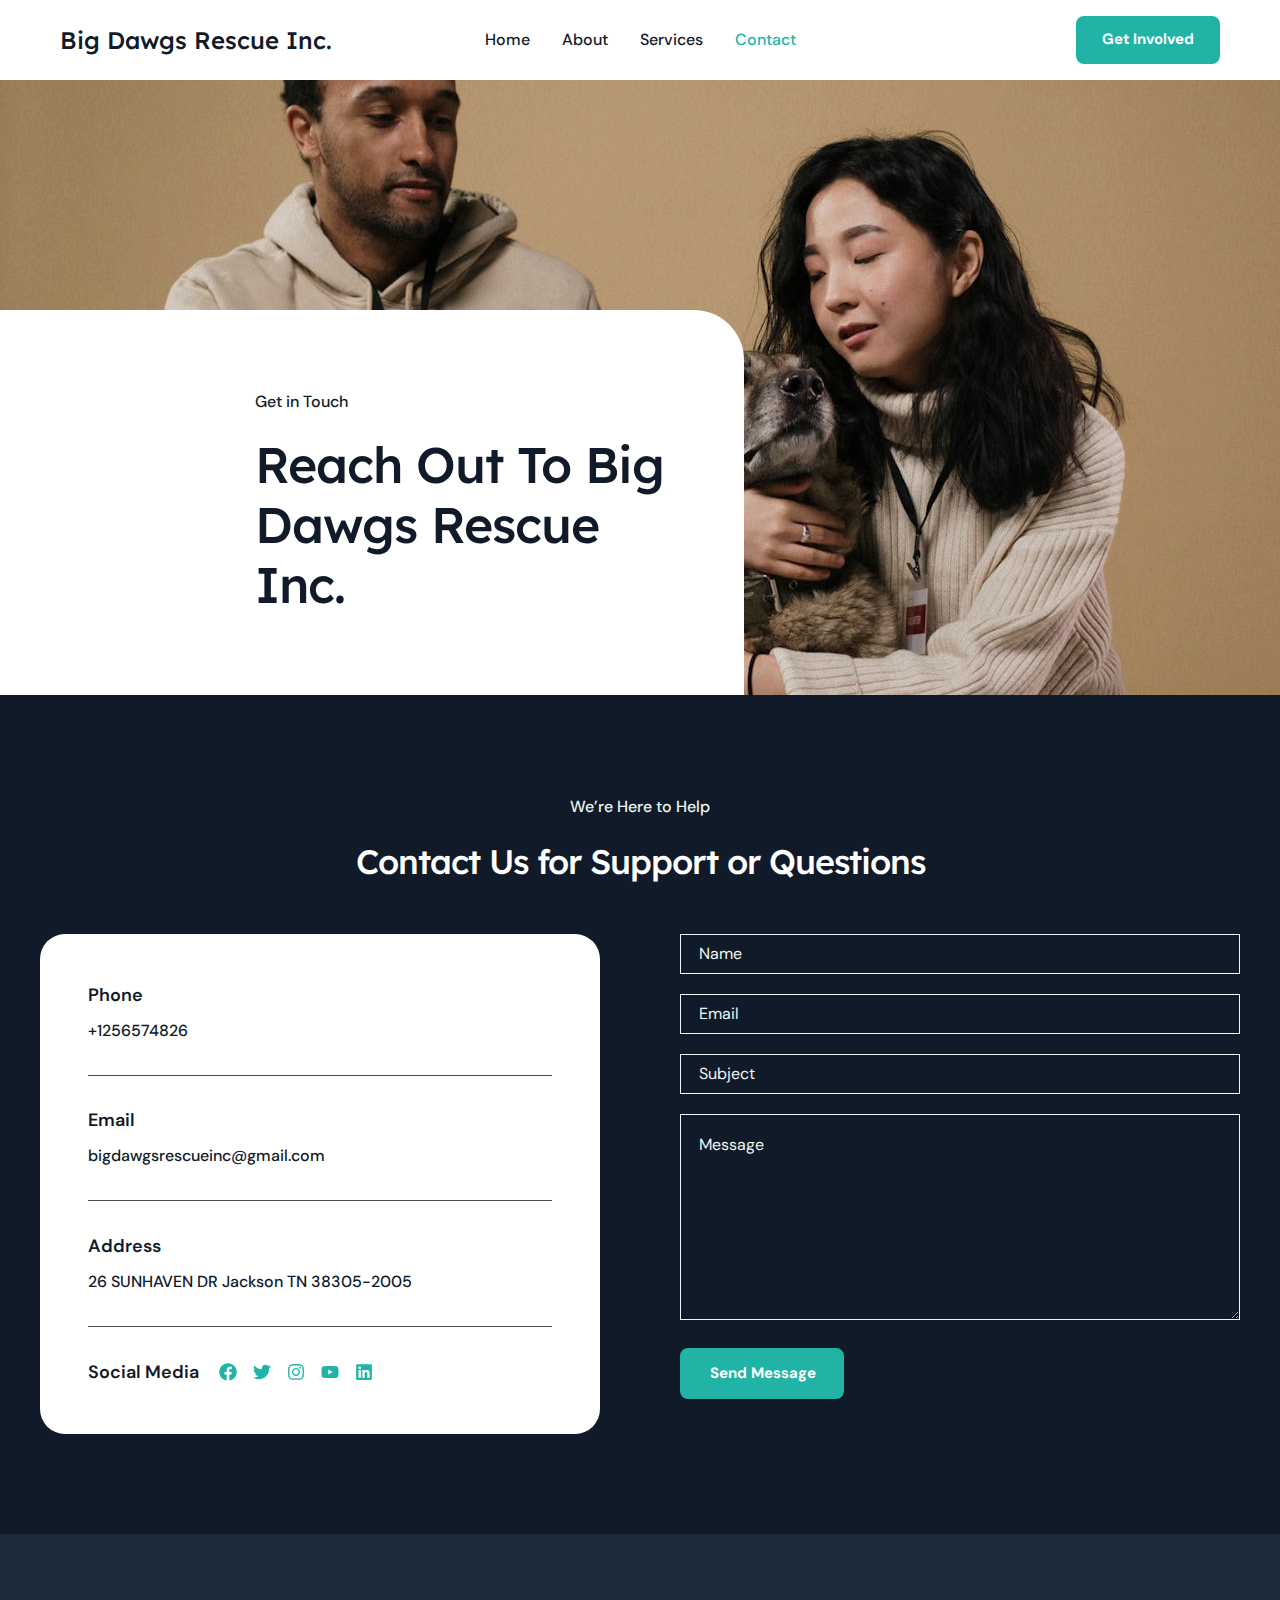
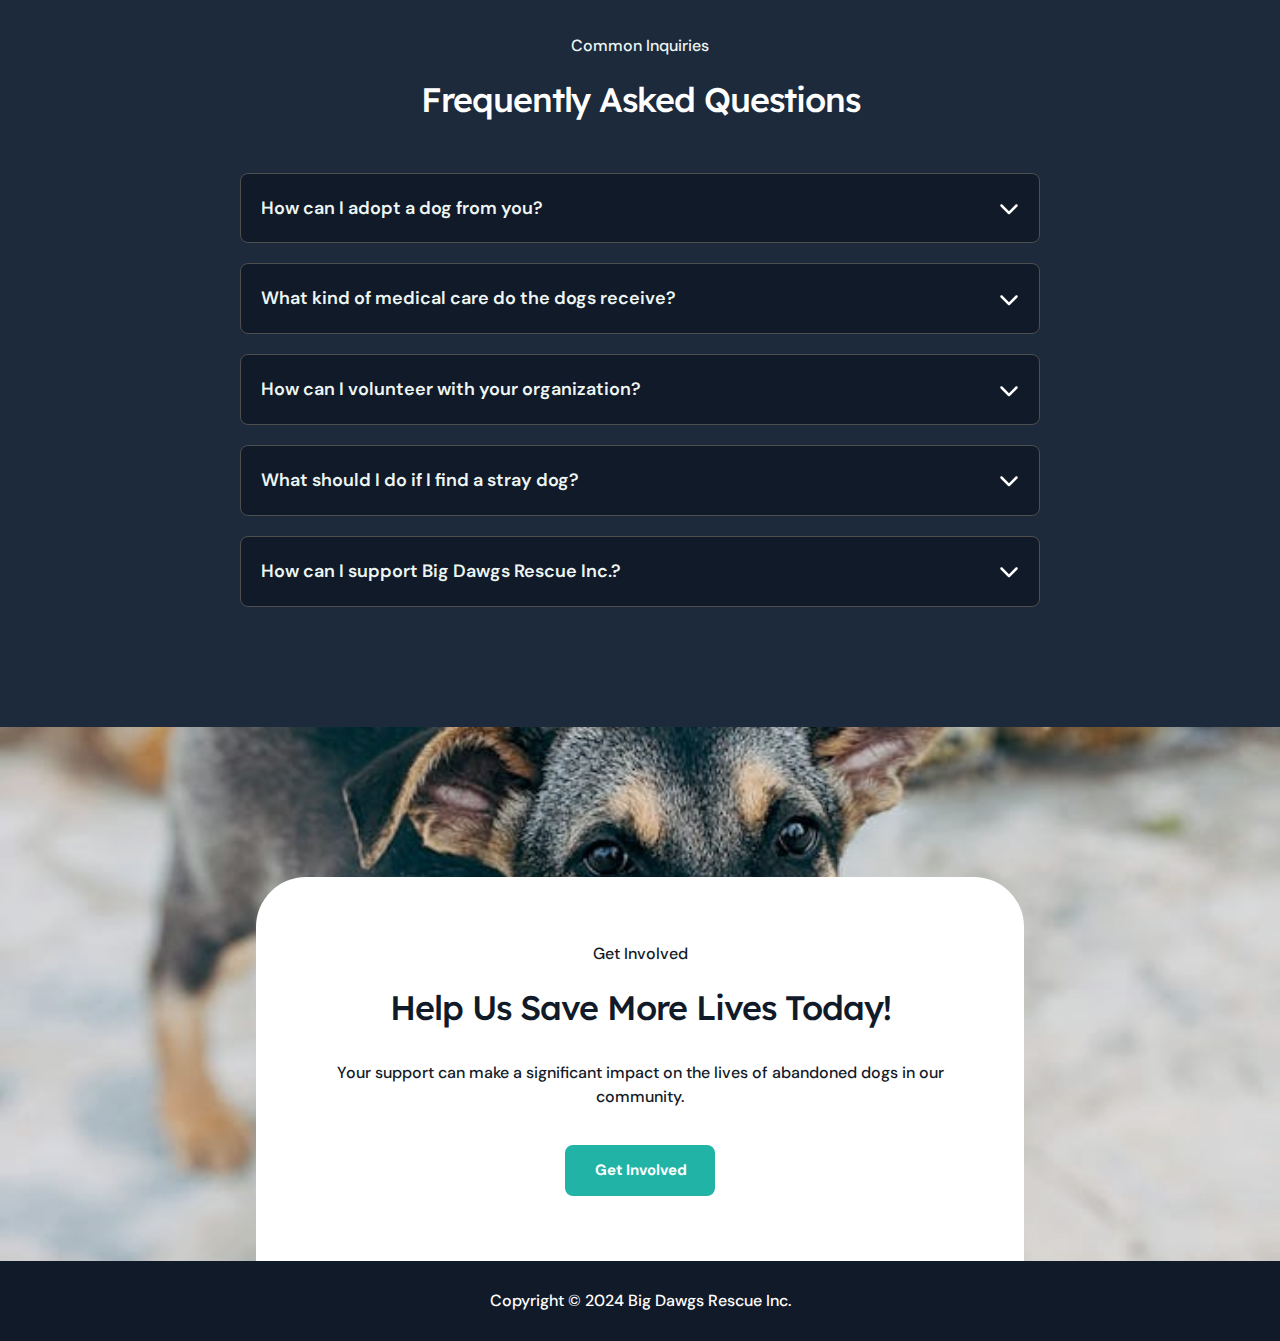
<file: contact/index.html>
<!DOCTYPE html>
<html lang="en-US">
<head>
<meta charset="UTF-8">
<meta name="viewport" content="width=device-width, initial-scale=1">
	<link rel="profile" href="https://gmpg.org/xfn/11"> 
	<title>Contact &#8211; Big Dawgs Rescue Inc.</title>
<meta name="robots" content="max-image-preview:large">
	<style>img:is([sizes="auto" i], [sizes^="auto," i]) { contain-intrinsic-size: 3000px 1500px }</style>
	<link rel="dns-prefetch" href="//fonts.googleapis.com">
<link rel="alternate" type="application/rss+xml" title="Big Dawgs Rescue Inc. &raquo; Feed" href="./../feed/index.html">
<link rel="alternate" type="application/rss+xml" title="Big Dawgs Rescue Inc. &raquo; Comments Feed" href="./../comments/feed/index.html">
<script>
window._wpemojiSettings = {"baseUrl":"https:\/\/s.w.org\/images\/core\/emoji\/15.0.3\/72x72\/","ext":".png","svgUrl":"https:\/\/s.w.org\/images\/core\/emoji\/15.0.3\/svg\/","svgExt":".svg","source":{"concatemoji":".\/\/wp-includes\/js\/wp-emoji-release.min.js?ver=6.7.1"}};
/*! This file is auto-generated */
!function(i,n){var o,s,e;function c(e){try{var t={supportTests:e,timestamp:(new Date).valueOf()};sessionStorage.setItem(o,JSON.stringify(t))}catch(e){}}function p(e,t,n){e.clearRect(0,0,e.canvas.width,e.canvas.height),e.fillText(t,0,0);var t=new Uint32Array(e.getImageData(0,0,e.canvas.width,e.canvas.height).data),r=(e.clearRect(0,0,e.canvas.width,e.canvas.height),e.fillText(n,0,0),new Uint32Array(e.getImageData(0,0,e.canvas.width,e.canvas.height).data));return t.every(function(e,t){return e===r[t]})}function u(e,t,n){switch(t){case"flag":return n(e,"🏳️‍⚧️","🏳️​⚧️")?!1:!n(e,"🇺🇳","🇺​🇳")&&!n(e,"🏴󠁧󠁢󠁥󠁮󠁧󠁿","🏴​󠁧​󠁢​󠁥​󠁮​󠁧​󠁿");case"emoji":return!n(e,"🐦‍⬛","🐦​⬛")}return!1}function f(e,t,n){var r="undefined"!=typeof WorkerGlobalScope&&self instanceof WorkerGlobalScope?new OffscreenCanvas(300,150):i.createElement("canvas"),a=r.getContext("2d",{willReadFrequently:!0}),o=(a.textBaseline="top",a.font="600 32px Arial",{});return e.forEach(function(e){o[e]=t(a,e,n)}),o}function t(e){var t=i.createElement("script");t.src=e,t.defer=!0,i.head.appendChild(t)}"undefined"!=typeof Promise&&(o="wpEmojiSettingsSupports",s=["flag","emoji"],n.supports={everything:!0,everythingExceptFlag:!0},e=new Promise(function(e){i.addEventListener("DOMContentLoaded",e,{once:!0})}),new Promise(function(t){var n=function(){try{var e=JSON.parse(sessionStorage.getItem(o));if("object"==typeof e&&"number"==typeof e.timestamp&&(new Date).valueOf()<e.timestamp+604800&&"object"==typeof e.supportTests)return e.supportTests}catch(e){}return null}();if(!n){if("undefined"!=typeof Worker&&"undefined"!=typeof OffscreenCanvas&&"undefined"!=typeof URL&&URL.createObjectURL&&"undefined"!=typeof Blob)try{var e="postMessage("+f.toString()+"("+[JSON.stringify(s),u.toString(),p.toString()].join(",")+"));",r=new Blob([e],{type:"text/javascript"}),a=new Worker(URL.createObjectURL(r),{name:"wpTestEmojiSupports"});return void(a.onmessage=function(e){c(n=e.data),a.terminate(),t(n)})}catch(e){}c(n=f(s,u,p))}t(n)}).then(function(e){for(var t in e)n.supports[t]=e[t],n.supports.everything=n.supports.everything&&n.supports[t],"flag"!==t&&(n.supports.everythingExceptFlag=n.supports.everythingExceptFlag&&n.supports[t]);n.supports.everythingExceptFlag=n.supports.everythingExceptFlag&&!n.supports.flag,n.DOMReady=!1,n.readyCallback=function(){n.DOMReady=!0}}).then(function(){return e}).then(function(){var e;n.supports.everything||(n.readyCallback(),(e=n.source||{}).concatemoji?t(e.concatemoji):e.wpemoji&&e.twemoji&&(t(e.twemoji),t(e.wpemoji)))}))}((window,document),window._wpemojiSettings);
</script>
<link rel="stylesheet" id="astra-theme-css-css" href="./../wp-content/themes/astra/assets/css/minified/main.min.css?ver=4.8.6" media="all">
<style id="astra-theme-css-inline-css">:root{--ast-post-nav-space:0;--ast-container-default-xlg-padding:2.5em;--ast-container-default-lg-padding:2.5em;--ast-container-default-slg-padding:2em;--ast-container-default-md-padding:2.5em;--ast-container-default-sm-padding:2.5em;--ast-container-default-xs-padding:2.4em;--ast-container-default-xxs-padding:1.8em;--ast-code-block-background:#ECEFF3;--ast-comment-inputs-background:#F9FAFB;--ast-normal-container-width:1200px;--ast-narrow-container-width:750px;--ast-blog-title-font-weight:600;--ast-blog-meta-weight:600;}html{font-size:100%;}a{color:var(--ast-global-color-0);}a:hover,a:focus{color:var(--ast-global-color-1);}body,button,input,select,textarea,.ast-button,.ast-custom-button{font-family:'DM Sans',sans-serif;font-weight:500;font-size:16px;font-size:1rem;line-height:var(--ast-body-line-height,1.55);}blockquote{color:var(--ast-global-color-3);}h1,.entry-content h1,h2,.entry-content h2,h3,.entry-content h3,h4,.entry-content h4,h5,.entry-content h5,h6,.entry-content h6,.site-title,.site-title a{font-family:'Lexend',sans-serif;font-weight:500;}.ast-site-identity .site-title a{color:var(--ast-global-color-5);}.site-title{font-size:24px;font-size:1.5rem;display:block;}.site-header .site-description{font-size:15px;font-size:0.9375rem;display:none;}.entry-title{font-size:24px;font-size:1.5rem;}.ast-blog-single-element.ast-taxonomy-container a{font-size:14px;font-size:0.875rem;}.ast-blog-meta-container{font-size:13px;font-size:0.8125rem;}.archive .ast-article-post .ast-article-inner,.blog .ast-article-post .ast-article-inner,.archive .ast-article-post .ast-article-inner:hover,.blog .ast-article-post .ast-article-inner:hover{border-top-left-radius:25px;border-top-right-radius:25px;border-bottom-right-radius:25px;border-bottom-left-radius:25px;overflow:hidden;}h1,.entry-content h1{font-size:50px;font-size:3.125rem;font-weight:500;font-family:'Lexend',sans-serif;line-height:1.2em;text-transform:capitalize;letter-spacing:-1px;}h2,.entry-content h2{font-size:34px;font-size:2.125rem;font-weight:500;font-family:'Lexend',sans-serif;line-height:1.3em;letter-spacing:-1px;}h3,.entry-content h3{font-size:24px;font-size:1.5rem;font-weight:500;font-family:'Lexend',sans-serif;line-height:1.4em;letter-spacing:-1px;}h4,.entry-content h4{font-size:22px;font-size:1.375rem;line-height:1.45em;font-weight:500;font-family:'Lexend',sans-serif;letter-spacing:-1px;}h5,.entry-content h5{font-size:18px;font-size:1.125rem;line-height:1.5em;font-weight:500;font-family:'Lexend',sans-serif;}h6,.entry-content h6{font-size:16px;font-size:1rem;line-height:1.60em;font-weight:500;font-family:'Jost',sans-serif;}::selection{background-color:var(--ast-global-color-0);color:#000000;}body,h1,.entry-title a,.entry-content h1,h2,.entry-content h2,h3,.entry-content h3,h4,.entry-content h4,h5,.entry-content h5,h6,.entry-content h6{color:var(--ast-global-color-3);}.tagcloud a:hover,.tagcloud a:focus,.tagcloud a.current-item{color:#000000;border-color:var(--ast-global-color-0);background-color:var(--ast-global-color-0);}input:focus,input[type="text"]:focus,input[type="email"]:focus,input[type="url"]:focus,input[type="password"]:focus,input[type="reset"]:focus,input[type="search"]:focus,textarea:focus{border-color:var(--ast-global-color-0);}input[type="radio"]:checked,input[type=reset],input[type="checkbox"]:checked,input[type="checkbox"]:hover:checked,input[type="checkbox"]:focus:checked,input[type=range]::-webkit-slider-thumb{border-color:var(--ast-global-color-0);background-color:var(--ast-global-color-0);box-shadow:none;}.site-footer a:hover + .post-count,.site-footer a:focus + .post-count{background:var(--ast-global-color-0);border-color:var(--ast-global-color-0);}.single .nav-links .nav-previous,.single .nav-links .nav-next{color:var(--ast-global-color-0);}.entry-meta,.entry-meta *{line-height:1.45;color:var(--ast-global-color-0);font-weight:600;}.entry-meta a:not(.ast-button):hover,.entry-meta a:not(.ast-button):hover *,.entry-meta a:not(.ast-button):focus,.entry-meta a:not(.ast-button):focus *,.page-links > .page-link,.page-links .page-link:hover,.post-navigation a:hover{color:var(--ast-global-color-1);}#cat option,.secondary .calendar_wrap thead a,.secondary .calendar_wrap thead a:visited{color:var(--ast-global-color-0);}.secondary .calendar_wrap #today,.ast-progress-val span{background:var(--ast-global-color-0);}.secondary a:hover + .post-count,.secondary a:focus + .post-count{background:var(--ast-global-color-0);border-color:var(--ast-global-color-0);}.calendar_wrap #today > a{color:#000000;}.page-links .page-link,.single .post-navigation a{color:var(--ast-global-color-3);}.ast-search-menu-icon .search-form button.search-submit{padding:0 4px;}.ast-search-menu-icon form.search-form{padding-right:0;}.ast-search-menu-icon.slide-search input.search-field{width:0;}.ast-header-search .ast-search-menu-icon.ast-dropdown-active .search-form,.ast-header-search .ast-search-menu-icon.ast-dropdown-active .search-field:focus{transition:all 0.2s;}.search-form input.search-field:focus{outline:none;}.ast-search-menu-icon .search-form button.search-submit:focus,.ast-theme-transparent-header .ast-header-search .ast-dropdown-active .ast-icon,.ast-theme-transparent-header .ast-inline-search .search-field:focus .ast-icon{color:var(--ast-global-color-1);}.ast-header-search .slide-search .search-form{border:2px solid var(--ast-global-color-0);}.ast-header-search .slide-search .search-field{background-color:#fff;}.ast-archive-title{color:var(--ast-global-color-2);}.widget-title,.widget .wp-block-heading{font-size:22px;font-size:1.375rem;color:var(--ast-global-color-2);}.ast-single-post .entry-content a,.ast-comment-content a:not(.ast-comment-edit-reply-wrap a){text-decoration:underline;}.ast-single-post .elementor-button-wrapper .elementor-button,.ast-single-post .entry-content .uagb-tab a,.ast-single-post .entry-content .uagb-ifb-cta a,.ast-single-post .entry-content .uabb-module-content a,.ast-single-post .entry-content .uagb-post-grid a,.ast-single-post .entry-content .uagb-timeline a,.ast-single-post .entry-content .uagb-toc__wrap a,.ast-single-post .entry-content .uagb-taxomony-box a,.ast-single-post .entry-content .woocommerce a,.entry-content .wp-block-latest-posts > li > a,.ast-single-post .entry-content .wp-block-file__button,li.ast-post-filter-single,.ast-single-post .ast-comment-content .comment-reply-link,.ast-single-post .ast-comment-content .comment-edit-link{text-decoration:none;}.ast-search-menu-icon.slide-search a:focus-visible:focus-visible,.astra-search-icon:focus-visible,#close:focus-visible,a:focus-visible,.ast-menu-toggle:focus-visible,.site .skip-link:focus-visible,.wp-block-loginout input:focus-visible,.wp-block-search.wp-block-search__button-inside .wp-block-search__inside-wrapper,.ast-header-navigation-arrow:focus-visible,.woocommerce .wc-proceed-to-checkout > .checkout-button:focus-visible,.woocommerce .woocommerce-MyAccount-navigation ul li a:focus-visible,.ast-orders-table__row .ast-orders-table__cell:focus-visible,.woocommerce .woocommerce-order-details .order-again > .button:focus-visible,.woocommerce .woocommerce-message a.button.wc-forward:focus-visible,.woocommerce #minus_qty:focus-visible,.woocommerce #plus_qty:focus-visible,a#ast-apply-coupon:focus-visible,.woocommerce .woocommerce-info a:focus-visible,.woocommerce .astra-shop-summary-wrap a:focus-visible,.woocommerce a.wc-forward:focus-visible,#ast-apply-coupon:focus-visible,.woocommerce-js .woocommerce-mini-cart-item a.remove:focus-visible,#close:focus-visible,.button.search-submit:focus-visible,#search_submit:focus,.normal-search:focus-visible,.ast-header-account-wrap:focus-visible,.woocommerce .ast-on-card-button.ast-quick-view-trigger:focus{outline-style:dotted;outline-color:inherit;outline-width:thin;}input:focus,input[type="text"]:focus,input[type="email"]:focus,input[type="url"]:focus,input[type="password"]:focus,input[type="reset"]:focus,input[type="search"]:focus,input[type="number"]:focus,textarea:focus,.wp-block-search__input:focus,[data-section="section-header-mobile-trigger"] .ast-button-wrap .ast-mobile-menu-trigger-minimal:focus,.ast-mobile-popup-drawer.active .menu-toggle-close:focus,.woocommerce-ordering select.orderby:focus,#ast-scroll-top:focus,#coupon_code:focus,.woocommerce-page #comment:focus,.woocommerce #reviews #respond input#submit:focus,.woocommerce a.add_to_cart_button:focus,.woocommerce .button.single_add_to_cart_button:focus,.woocommerce .woocommerce-cart-form button:focus,.woocommerce .woocommerce-cart-form__cart-item .quantity .qty:focus,.woocommerce .woocommerce-billing-fields .woocommerce-billing-fields__field-wrapper .woocommerce-input-wrapper > .input-text:focus,.woocommerce #order_comments:focus,.woocommerce #place_order:focus,.woocommerce .woocommerce-address-fields .woocommerce-address-fields__field-wrapper .woocommerce-input-wrapper > .input-text:focus,.woocommerce .woocommerce-MyAccount-content form button:focus,.woocommerce .woocommerce-MyAccount-content .woocommerce-EditAccountForm .woocommerce-form-row .woocommerce-Input.input-text:focus,.woocommerce .ast-woocommerce-container .woocommerce-pagination ul.page-numbers li a:focus,body #content .woocommerce form .form-row .select2-container--default .select2-selection--single:focus,#ast-coupon-code:focus,.woocommerce.woocommerce-js .quantity input[type=number]:focus,.woocommerce-js .woocommerce-mini-cart-item .quantity input[type=number]:focus,.woocommerce p#ast-coupon-trigger:focus{border-style:dotted;border-color:inherit;border-width:thin;}input{outline:none;}.ast-logo-title-inline .site-logo-img{padding-right:1em;}body .ast-oembed-container *{position:absolute;top:0;width:100%;height:100%;left:0;}body .wp-block-embed-pocket-casts .ast-oembed-container *{position:unset;}.ast-single-post-featured-section + article {margin-top: 2em;}.site-content .ast-single-post-featured-section img {width: 100%;overflow: hidden;object-fit: cover;}.ast-separate-container .site-content .ast-single-post-featured-section + article {margin-top: -80px;z-index: 9;position: relative;border-radius: 4px;}@media (min-width: 922px) {.ast-no-sidebar .site-content .ast-article-image-container--wide {margin-left: -120px;margin-right: -120px;max-width: unset;width: unset;}.ast-left-sidebar .site-content .ast-article-image-container--wide,.ast-right-sidebar .site-content .ast-article-image-container--wide {margin-left: -10px;margin-right: -10px;}.site-content .ast-article-image-container--full {margin-left: calc( -50vw + 50%);margin-right: calc( -50vw + 50%);max-width: 100vw;width: 100vw;}.ast-left-sidebar .site-content .ast-article-image-container--full,.ast-right-sidebar .site-content .ast-article-image-container--full {margin-left: -10px;margin-right: -10px;max-width: inherit;width: auto;}}.site > .ast-single-related-posts-container {margin-top: 0;}@media (min-width: 922px) {.ast-desktop .ast-container--narrow {max-width: var(--ast-narrow-container-width);margin: 0 auto;}}input[type="text"],input[type="number"],input[type="email"],input[type="url"],input[type="password"],input[type="search"],input[type=reset],input[type=tel],input[type=date],select,textarea{font-size:16px;font-style:normal;font-weight:400;line-height:24px;width:100%;padding:12px 16px;border-radius:4px;box-shadow:0px 1px 2px 0px rgba(0,0,0,0.05);color:var(--ast-form-input-text,#475569);}input[type="text"],input[type="number"],input[type="email"],input[type="url"],input[type="password"],input[type="search"],input[type=reset],input[type=tel],input[type=date],select{height:40px;}input[type="date"]{border-width:1px;border-style:solid;border-color:var(--ast-border-color);}input[type="text"]:focus,input[type="number"]:focus,input[type="email"]:focus,input[type="url"]:focus,input[type="password"]:focus,input[type="search"]:focus,input[type=reset]:focus,input[type="tel"]:focus,input[type="date"]:focus,select:focus,textarea:focus{border-color:#046BD2;box-shadow:none;outline:none;color:var(--ast-form-input-focus-text,#475569);}label,legend{color:#111827;font-size:14px;font-style:normal;font-weight:500;line-height:20px;}select{padding:6px 10px;}fieldset{padding:30px;border-radius:4px;}button,.ast-button,.button,input[type="button"],input[type="reset"],input[type="submit"]{border-radius:4px;box-shadow:0px 1px 2px 0px rgba(0,0,0,0.05);}:root{--ast-comment-inputs-background:#FFF;}::placeholder{color:var(--ast-form-field-color,#9CA3AF);}::-ms-input-placeholder{color:var(--ast-form-field-color,#9CA3AF);}@media (max-width:921.9px){#ast-desktop-header{display:none;}}@media (min-width:922px){#ast-mobile-header{display:none;}}.wp-block-buttons.aligncenter{justify-content:center;}@media (max-width:921px){.ast-theme-transparent-header #primary,.ast-theme-transparent-header #secondary{padding:0;}}@media (max-width:921px){.ast-plain-container.ast-no-sidebar #primary{padding:0;}}.ast-plain-container.ast-no-sidebar #primary{margin-top:0;margin-bottom:0;}@media (max-width:921px){.ast-separate-container #primary,.ast-narrow-container #primary{padding-top:0px;}}@media (max-width:544px){.ast-separate-container #primary,.ast-narrow-container #primary{padding-top:0px;}}@media (max-width:921px){.ast-separate-container #primary,.ast-narrow-container #primary{padding-bottom:0px;}}@media (max-width:544px){.ast-separate-container #primary,.ast-narrow-container #primary{padding-bottom:0px;}}.wp-block-button.is-style-outline .wp-block-button__link{border-color:var(--ast-global-color-0);border-top-width:2px;border-right-width:2px;border-bottom-width:2px;border-left-width:2px;}div.wp-block-button.is-style-outline > .wp-block-button__link:not(.has-text-color),div.wp-block-button.wp-block-button__link.is-style-outline:not(.has-text-color){color:var(--ast-global-color-0);}.wp-block-button.is-style-outline .wp-block-button__link:hover,.wp-block-buttons .wp-block-button.is-style-outline .wp-block-button__link:focus,.wp-block-buttons .wp-block-button.is-style-outline > .wp-block-button__link:not(.has-text-color):hover,.wp-block-buttons .wp-block-button.wp-block-button__link.is-style-outline:not(.has-text-color):hover{color:#ffffff;background-color:var(--ast-global-color-1);border-color:var(--ast-global-color-1);}.post-page-numbers.current .page-link,.ast-pagination .page-numbers.current{color:#000000;border-color:var(--ast-global-color-0);background-color:var(--ast-global-color-0);}.wp-block-button.is-style-outline .wp-block-button__link{border-top-width:2px;border-right-width:2px;border-bottom-width:2px;border-left-width:2px;}.wp-block-buttons .wp-block-button.is-style-outline .wp-block-button__link.wp-element-button,.ast-outline-button,.wp-block-uagb-buttons-child .uagb-buttons-repeater.ast-outline-button{border-color:var(--ast-global-color-0);border-top-width:2px;border-right-width:2px;border-bottom-width:2px;border-left-width:2px;font-family:'DM Sans',sans-serif;font-weight:700;font-size:15px;font-size:0.9375rem;line-height:1em;text-transform:capitalize;padding-top:12px;padding-right:26px;padding-bottom:12px;padding-left:26px;border-top-left-radius:8px;border-top-right-radius:8px;border-bottom-right-radius:8px;border-bottom-left-radius:8px;}.wp-block-buttons .wp-block-button.is-style-outline > .wp-block-button__link:not(.has-text-color),.wp-block-buttons .wp-block-button.wp-block-button__link.is-style-outline:not(.has-text-color),.ast-outline-button{color:var(--ast-global-color-0);}.wp-block-button.is-style-outline .wp-block-button__link:hover,.wp-block-buttons .wp-block-button.is-style-outline .wp-block-button__link:focus,.wp-block-buttons .wp-block-button.is-style-outline > .wp-block-button__link:not(.has-text-color):hover,.wp-block-buttons .wp-block-button.wp-block-button__link.is-style-outline:not(.has-text-color):hover,.ast-outline-button:hover,.ast-outline-button:focus,.wp-block-uagb-buttons-child .uagb-buttons-repeater.ast-outline-button:hover,.wp-block-uagb-buttons-child .uagb-buttons-repeater.ast-outline-button:focus{color:var(--ast-global-color-2);background-color:var(--ast-global-color-1);border-color:var(--ast-global-color-1);}.ast-single-post .entry-content a.ast-outline-button,.ast-single-post .entry-content .is-style-outline>.wp-block-button__link{text-decoration:none;}.wp-block-button .wp-block-button__link.wp-element-button.is-style-outline:not(.has-background),.wp-block-button.is-style-outline>.wp-block-button__link.wp-element-button:not(.has-background),.ast-outline-button{background-color:transparent;}.uagb-buttons-repeater.ast-outline-button{border-radius:9999px;}@media (max-width:921px){.wp-block-buttons .wp-block-button.is-style-outline .wp-block-button__link.wp-element-button,.ast-outline-button,.wp-block-uagb-buttons-child .uagb-buttons-repeater.ast-outline-button{font-size:15px;font-size:0.9375rem;padding-top:12px;padding-right:28px;padding-bottom:12px;padding-left:28px;border-top-left-radius:8px;border-top-right-radius:8px;border-bottom-right-radius:8px;border-bottom-left-radius:8px;}}@media (max-width:544px){.wp-block-buttons .wp-block-button.is-style-outline .wp-block-button__link.wp-element-button,.ast-outline-button,.wp-block-uagb-buttons-child .uagb-buttons-repeater.ast-outline-button{font-size:15px;font-size:0.9375rem;padding-top:12px;padding-right:24px;padding-bottom:12px;padding-left:24px;border-top-left-radius:8px;border-top-right-radius:8px;border-bottom-right-radius:8px;border-bottom-left-radius:8px;}}.entry-content[data-ast-blocks-layout] > figure{margin-bottom:1em;}h1.widget-title{font-weight:500;}h2.widget-title{font-weight:500;}h3.widget-title{font-weight:500;}#page{display:flex;flex-direction:column;min-height:100vh;}.ast-404-layout-1 h1.page-title{color:var(--ast-global-color-2);}.single .post-navigation a{line-height:1em;height:inherit;}.error-404 .page-sub-title{font-size:1.5rem;font-weight:inherit;}.search .site-content .content-area .search-form{margin-bottom:0;}#page .site-content{flex-grow:1;}.widget{margin-bottom:1.25em;}#secondary li{line-height:1.5em;}#secondary .wp-block-group h2{margin-bottom:0.7em;}#secondary h2{font-size:1.7rem;}.ast-separate-container .ast-article-post,.ast-separate-container .ast-article-single,.ast-separate-container .comment-respond{padding:3em;}.ast-separate-container .ast-article-single .ast-article-single{padding:0;}.ast-article-single .wp-block-post-template-is-layout-grid{padding-left:0;}.ast-separate-container .comments-title,.ast-narrow-container .comments-title{padding:1.5em 2em;}.ast-page-builder-template .comment-form-textarea,.ast-comment-formwrap .ast-grid-common-col{padding:0;}.ast-comment-formwrap{padding:0;display:inline-flex;column-gap:20px;width:100%;margin-left:0;margin-right:0;}.comments-area textarea#comment:focus,.comments-area textarea#comment:active,.comments-area .ast-comment-formwrap input[type="text"]:focus,.comments-area .ast-comment-formwrap input[type="text"]:active {box-shadow:none;outline:none;}.archive.ast-page-builder-template .entry-header{margin-top:2em;}.ast-page-builder-template .ast-comment-formwrap{width:100%;}.entry-title{margin-bottom:0.6em;}.ast-archive-description p{font-size:inherit;font-weight:inherit;line-height:inherit;}.ast-separate-container .ast-comment-list li.depth-1,.hentry{margin-bottom:1.5em;}.site-content section.ast-archive-description{margin-bottom:2em;}@media (min-width:921px){.ast-left-sidebar.ast-page-builder-template #secondary,.archive.ast-right-sidebar.ast-page-builder-template .site-main{padding-left:20px;padding-right:20px;}}@media (max-width:544px){.ast-comment-formwrap.ast-row{column-gap:10px;display:inline-block;}#ast-commentform .ast-grid-common-col{position:relative;width:100%;}}@media (min-width:1201px){.ast-separate-container .ast-article-post,.ast-separate-container .ast-article-single,.ast-separate-container .ast-author-box,.ast-separate-container .ast-404-layout-1,.ast-separate-container .no-results{padding:3em;}}@media (max-width:921px){.ast-separate-container #primary,.ast-separate-container #secondary{padding:1.5em 0;}#primary,#secondary{padding:1.5em 0;margin:0;}.ast-left-sidebar #content > .ast-container{display:flex;flex-direction:column-reverse;width:100%;}}@media (min-width:922px){.ast-separate-container.ast-right-sidebar #primary,.ast-separate-container.ast-left-sidebar #primary{border:0;}.search-no-results.ast-separate-container #primary{margin-bottom:4em;}}.wp-block-button .wp-block-button__link{color:#ffffff;}.wp-block-button .wp-block-button__link:hover,.wp-block-button .wp-block-button__link:focus{color:#ffffff;background-color:var(--ast-global-color-1);border-color:var(--ast-global-color-1);}.wp-block-button .wp-block-button__link,.wp-block-search .wp-block-search__button,body .wp-block-file .wp-block-file__button{border-style:solid;border-top-width:2px;border-right-width:2px;border-left-width:2px;border-bottom-width:2px;border-color:var(--ast-global-color-0);background-color:var(--ast-global-color-0);color:#ffffff;font-family:'DM Sans',sans-serif;font-weight:700;line-height:1.55em;text-transform:capitalize;font-size:15px;font-size:0.9375rem;border-top-left-radius:8px;border-top-right-radius:8px;border-bottom-right-radius:8px;border-bottom-left-radius:8px;padding-top:12px;padding-right:26px;padding-bottom:12px;padding-left:28px;}.ast-single-post .entry-content .wp-block-button .wp-block-button__link,.ast-single-post .entry-content .wp-block-search .wp-block-search__button,body .entry-content .wp-block-file .wp-block-file__button{text-decoration:none;}@media (max-width:921px){.wp-block-button .wp-block-button__link,.wp-block-search .wp-block-search__button,body .wp-block-file .wp-block-file__button{font-size:15px;font-size:0.9375rem;padding-top:12px;padding-right:28px;padding-bottom:12px;padding-left:28px;border-top-left-radius:8px;border-top-right-radius:8px;border-bottom-right-radius:8px;border-bottom-left-radius:8px;}}@media (max-width:544px){.wp-block-button .wp-block-button__link,.wp-block-search .wp-block-search__button,body .wp-block-file .wp-block-file__button{font-size:15px;font-size:0.9375rem;padding-top:12px;padding-right:24px;padding-bottom:12px;padding-left:24px;border-top-left-radius:8px;border-top-right-radius:8px;border-bottom-right-radius:8px;border-bottom-left-radius:8px;}}.menu-toggle,button,.ast-button,.ast-custom-button,.button,input#submit,input[type="button"],input[type="submit"],input[type="reset"],#comments .submit,.search .search-submit,form[CLASS*="wp-block-search__"].wp-block-search .wp-block-search__inside-wrapper .wp-block-search__button,body .wp-block-file .wp-block-file__button,.search .search-submit,.woocommerce-js a.button,.woocommerce button.button,.woocommerce .woocommerce-message a.button,.woocommerce #respond input#submit.alt,.woocommerce input.button.alt,.woocommerce input.button,.woocommerce input.button:disabled,.woocommerce input.button:disabled[disabled],.woocommerce input.button:disabled:hover,.woocommerce input.button:disabled[disabled]:hover,.woocommerce #respond input#submit,.woocommerce button.button.alt.disabled,.wc-block-grid__products .wc-block-grid__product .wp-block-button__link,.wc-block-grid__product-onsale,[CLASS*="wc-block"] button,.woocommerce-js .astra-cart-drawer .astra-cart-drawer-content .woocommerce-mini-cart__buttons .button:not(.checkout):not(.ast-continue-shopping),.woocommerce-js .astra-cart-drawer .astra-cart-drawer-content .woocommerce-mini-cart__buttons a.checkout,.woocommerce button.button.alt.disabled.wc-variation-selection-needed,[CLASS*="wc-block"] .wc-block-components-button{border-style:solid;border-top-width:2px;border-right-width:2px;border-left-width:2px;border-bottom-width:2px;color:#ffffff;border-color:var(--ast-global-color-0);background-color:var(--ast-global-color-0);padding-top:12px;padding-right:26px;padding-bottom:12px;padding-left:28px;font-family:'DM Sans',sans-serif;font-weight:700;font-size:15px;font-size:0.9375rem;line-height:1.55em;text-transform:capitalize;border-top-left-radius:8px;border-top-right-radius:8px;border-bottom-right-radius:8px;border-bottom-left-radius:8px;}button:focus,.menu-toggle:hover,button:hover,.ast-button:hover,.ast-custom-button:hover .button:hover,.ast-custom-button:hover ,input[type=reset]:hover,input[type=reset]:focus,input#submit:hover,input#submit:focus,input[type="button"]:hover,input[type="button"]:focus,input[type="submit"]:hover,input[type="submit"]:focus,form[CLASS*="wp-block-search__"].wp-block-search .wp-block-search__inside-wrapper .wp-block-search__button:hover,form[CLASS*="wp-block-search__"].wp-block-search .wp-block-search__inside-wrapper .wp-block-search__button:focus,body .wp-block-file .wp-block-file__button:hover,body .wp-block-file .wp-block-file__button:focus,.woocommerce-js a.button:hover,.woocommerce button.button:hover,.woocommerce .woocommerce-message a.button:hover,.woocommerce #respond input#submit:hover,.woocommerce #respond input#submit.alt:hover,.woocommerce input.button.alt:hover,.woocommerce input.button:hover,.woocommerce button.button.alt.disabled:hover,.wc-block-grid__products .wc-block-grid__product .wp-block-button__link:hover,[CLASS*="wc-block"] button:hover,.woocommerce-js .astra-cart-drawer .astra-cart-drawer-content .woocommerce-mini-cart__buttons .button:not(.checkout):not(.ast-continue-shopping):hover,.woocommerce-js .astra-cart-drawer .astra-cart-drawer-content .woocommerce-mini-cart__buttons a.checkout:hover,.woocommerce button.button.alt.disabled.wc-variation-selection-needed:hover,[CLASS*="wc-block"] .wc-block-components-button:hover,[CLASS*="wc-block"] .wc-block-components-button:focus{color:#ffffff;background-color:var(--ast-global-color-1);border-color:var(--ast-global-color-1);}form[CLASS*="wp-block-search__"].wp-block-search .wp-block-search__inside-wrapper .wp-block-search__button.has-icon{padding-top:calc(12px - 3px);padding-right:calc(26px - 3px);padding-bottom:calc(12px - 3px);padding-left:calc(28px - 3px);}@media (max-width:921px){.menu-toggle,button,.ast-button,.ast-custom-button,.button,input#submit,input[type="button"],input[type="submit"],input[type="reset"],#comments .submit,.search .search-submit,form[CLASS*="wp-block-search__"].wp-block-search .wp-block-search__inside-wrapper .wp-block-search__button,body .wp-block-file .wp-block-file__button,.search .search-submit,.woocommerce-js a.button,.woocommerce button.button,.woocommerce .woocommerce-message a.button,.woocommerce #respond input#submit.alt,.woocommerce input.button.alt,.woocommerce input.button,.woocommerce input.button:disabled,.woocommerce input.button:disabled[disabled],.woocommerce input.button:disabled:hover,.woocommerce input.button:disabled[disabled]:hover,.woocommerce #respond input#submit,.woocommerce button.button.alt.disabled,.wc-block-grid__products .wc-block-grid__product .wp-block-button__link,.wc-block-grid__product-onsale,[CLASS*="wc-block"] button,.woocommerce-js .astra-cart-drawer .astra-cart-drawer-content .woocommerce-mini-cart__buttons .button:not(.checkout):not(.ast-continue-shopping),.woocommerce-js .astra-cart-drawer .astra-cart-drawer-content .woocommerce-mini-cart__buttons a.checkout,.woocommerce button.button.alt.disabled.wc-variation-selection-needed,[CLASS*="wc-block"] .wc-block-components-button{padding-top:12px;padding-right:28px;padding-bottom:12px;padding-left:28px;font-size:15px;font-size:0.9375rem;border-top-left-radius:8px;border-top-right-radius:8px;border-bottom-right-radius:8px;border-bottom-left-radius:8px;}}@media (max-width:544px){.menu-toggle,button,.ast-button,.ast-custom-button,.button,input#submit,input[type="button"],input[type="submit"],input[type="reset"],#comments .submit,.search .search-submit,form[CLASS*="wp-block-search__"].wp-block-search .wp-block-search__inside-wrapper .wp-block-search__button,body .wp-block-file .wp-block-file__button,.search .search-submit,.woocommerce-js a.button,.woocommerce button.button,.woocommerce .woocommerce-message a.button,.woocommerce #respond input#submit.alt,.woocommerce input.button.alt,.woocommerce input.button,.woocommerce input.button:disabled,.woocommerce input.button:disabled[disabled],.woocommerce input.button:disabled:hover,.woocommerce input.button:disabled[disabled]:hover,.woocommerce #respond input#submit,.woocommerce button.button.alt.disabled,.wc-block-grid__products .wc-block-grid__product .wp-block-button__link,.wc-block-grid__product-onsale,[CLASS*="wc-block"] button,.woocommerce-js .astra-cart-drawer .astra-cart-drawer-content .woocommerce-mini-cart__buttons .button:not(.checkout):not(.ast-continue-shopping),.woocommerce-js .astra-cart-drawer .astra-cart-drawer-content .woocommerce-mini-cart__buttons a.checkout,.woocommerce button.button.alt.disabled.wc-variation-selection-needed,[CLASS*="wc-block"] .wc-block-components-button{padding-top:12px;padding-right:24px;padding-bottom:12px;padding-left:24px;font-size:15px;font-size:0.9375rem;border-top-left-radius:8px;border-top-right-radius:8px;border-bottom-right-radius:8px;border-bottom-left-radius:8px;}}@media (max-width:921px){.menu-toggle,button,.ast-button,.button,input#submit,input[type="button"],input[type="submit"],input[type="reset"]{font-size:15px;font-size:0.9375rem;}.ast-mobile-header-stack .main-header-bar .ast-search-menu-icon{display:inline-block;}.ast-header-break-point.ast-header-custom-item-outside .ast-mobile-header-stack .main-header-bar .ast-search-icon{margin:0;}.ast-comment-avatar-wrap img{max-width:2.5em;}.ast-comment-meta{padding:0 1.8888em 1.3333em;}}@media (min-width:544px){.ast-container{max-width:100%;}}@media (max-width:544px){.ast-separate-container .ast-article-post,.ast-separate-container .ast-article-single,.ast-separate-container .comments-title,.ast-separate-container .ast-archive-description{padding:1.5em 1em;}.ast-separate-container #content .ast-container{padding-left:0.54em;padding-right:0.54em;}.ast-separate-container .ast-comment-list .bypostauthor{padding:.5em;}.ast-search-menu-icon.ast-dropdown-active .search-field{width:170px;}.menu-toggle,button,.ast-button,.button,input#submit,input[type="button"],input[type="submit"],input[type="reset"]{font-size:15px;font-size:0.9375rem;}} #ast-mobile-header .ast-site-header-cart-li a{pointer-events:none;}.ast-separate-container{background-color:var(--ast-global-color-4);background-image:none;}@media (max-width:921px){.widget-title{font-size:21px;font-size:1.4rem;}body,button,input,select,textarea,.ast-button,.ast-custom-button{font-size:15px;font-size:0.9375rem;}#secondary,#secondary button,#secondary input,#secondary select,#secondary textarea{font-size:15px;font-size:0.9375rem;}.site-title{font-size:22px;font-size:1.375rem;display:block;}.site-header .site-description{display:none;}.entry-title{font-size:22px;font-size:1.375rem;}.ast-blog-meta-container{font-size:13px;font-size:0.8125rem;}h1,.entry-content h1{font-size:40px;font-size:2.5rem;}h2,.entry-content h2{font-size:30px;font-size:1.875rem;}h3,.entry-content h3{font-size:24px;font-size:1.5rem;}h4,.entry-content h4{font-size:20px;font-size:1.25rem;}h5,.entry-content h5{font-size:18px;font-size:1.125rem;}h6,.entry-content h6{font-size:15px;font-size:0.9375rem;}}@media (max-width:544px){.widget-title{font-size:20px;font-size:1.4285714285714rem;}body,button,input,select,textarea,.ast-button,.ast-custom-button{font-size:14px;font-size:0.875rem;}#secondary,#secondary button,#secondary input,#secondary select,#secondary textarea{font-size:14px;font-size:0.875rem;}.site-title{font-size:18px;font-size:1.125rem;display:block;}.site-header .site-description{display:none;}.entry-title{font-size:18px;font-size:1.125rem;}h1,.entry-content h1{font-size:30px;font-size:1.875rem;}h2,.entry-content h2{font-size:24px;font-size:1.5rem;}h3,.entry-content h3{font-size:22px;font-size:1.375rem;}h4,.entry-content h4{font-size:18px;font-size:1.125rem;}h5,.entry-content h5{font-size:16px;font-size:1rem;}h6,.entry-content h6{font-size:14px;font-size:0.875rem;}}@media (max-width:544px){html{font-size:100%;}}@media (min-width:922px){.ast-container{max-width:1240px;}}@media (min-width:922px){.site-content .ast-container{display:flex;}}@media (max-width:921px){.site-content .ast-container{flex-direction:column;}}.entry-content h1,.entry-content h2,.entry-content h3,.entry-content h4,.entry-content h5,.entry-content h6{clear:none;}@media (min-width:922px){.main-header-menu .sub-menu .menu-item.ast-left-align-sub-menu:hover > .sub-menu,.main-header-menu .sub-menu .menu-item.ast-left-align-sub-menu.focus > .sub-menu{margin-left:-0px;}}.entry-content li > p{margin-bottom:0;}.site .comments-area{padding-bottom:2em;margin-top:2em;}.wp-block-file {display: flex;align-items: center;flex-wrap: wrap;justify-content: space-between;}.wp-block-pullquote {border: none;}.wp-block-pullquote blockquote::before {content: "\201D";font-family: "Helvetica",sans-serif;display: flex;transform: rotate( 180deg );font-size: 6rem;font-style: normal;line-height: 1;font-weight: bold;align-items: center;justify-content: center;}.has-text-align-right > blockquote::before {justify-content: flex-start;}.has-text-align-left > blockquote::before {justify-content: flex-end;}figure.wp-block-pullquote.is-style-solid-color blockquote {max-width: 100%;text-align: inherit;}:root {--wp--custom--ast-default-block-top-padding: 3em;--wp--custom--ast-default-block-right-padding: 3em;--wp--custom--ast-default-block-bottom-padding: 3em;--wp--custom--ast-default-block-left-padding: 3em;--wp--custom--ast-container-width: 1200px;--wp--custom--ast-content-width-size: 1200px;--wp--custom--ast-wide-width-size: calc(1200px + var(--wp--custom--ast-default-block-left-padding) + var(--wp--custom--ast-default-block-right-padding));}.ast-narrow-container {--wp--custom--ast-content-width-size: 750px;--wp--custom--ast-wide-width-size: 750px;}@media(max-width: 921px) {:root {--wp--custom--ast-default-block-top-padding: 3em;--wp--custom--ast-default-block-right-padding: 2em;--wp--custom--ast-default-block-bottom-padding: 3em;--wp--custom--ast-default-block-left-padding: 2em;}}@media(max-width: 544px) {:root {--wp--custom--ast-default-block-top-padding: 3em;--wp--custom--ast-default-block-right-padding: 1.5em;--wp--custom--ast-default-block-bottom-padding: 3em;--wp--custom--ast-default-block-left-padding: 1.5em;}}.entry-content > .wp-block-group,.entry-content > .wp-block-cover,.entry-content > .wp-block-columns {padding-top: var(--wp--custom--ast-default-block-top-padding);padding-right: var(--wp--custom--ast-default-block-right-padding);padding-bottom: var(--wp--custom--ast-default-block-bottom-padding);padding-left: var(--wp--custom--ast-default-block-left-padding);}.ast-plain-container.ast-no-sidebar .entry-content > .alignfull,.ast-page-builder-template .ast-no-sidebar .entry-content > .alignfull {margin-left: calc( -50vw + 50%);margin-right: calc( -50vw + 50%);max-width: 100vw;width: 100vw;}.ast-plain-container.ast-no-sidebar .entry-content .alignfull .alignfull,.ast-page-builder-template.ast-no-sidebar .entry-content .alignfull .alignfull,.ast-plain-container.ast-no-sidebar .entry-content .alignfull .alignwide,.ast-page-builder-template.ast-no-sidebar .entry-content .alignfull .alignwide,.ast-plain-container.ast-no-sidebar .entry-content .alignwide .alignfull,.ast-page-builder-template.ast-no-sidebar .entry-content .alignwide .alignfull,.ast-plain-container.ast-no-sidebar .entry-content .alignwide .alignwide,.ast-page-builder-template.ast-no-sidebar .entry-content .alignwide .alignwide,.ast-plain-container.ast-no-sidebar .entry-content .wp-block-column .alignfull,.ast-page-builder-template.ast-no-sidebar .entry-content .wp-block-column .alignfull,.ast-plain-container.ast-no-sidebar .entry-content .wp-block-column .alignwide,.ast-page-builder-template.ast-no-sidebar .entry-content .wp-block-column .alignwide {margin-left: auto;margin-right: auto;width: 100%;}[data-ast-blocks-layout] .wp-block-separator:not(.is-style-dots) {height: 0;}[data-ast-blocks-layout] .wp-block-separator {margin: 20px auto;}[data-ast-blocks-layout] .wp-block-separator:not(.is-style-wide):not(.is-style-dots) {max-width: 100px;}[data-ast-blocks-layout] .wp-block-separator.has-background {padding: 0;}.entry-content[data-ast-blocks-layout] > * {max-width: var(--wp--custom--ast-content-width-size);margin-left: auto;margin-right: auto;}.entry-content[data-ast-blocks-layout] > .alignwide {max-width: var(--wp--custom--ast-wide-width-size);}.entry-content[data-ast-blocks-layout] .alignfull {max-width: none;}.ast-full-width-layout .entry-content[data-ast-blocks-layout] .is-layout-constrained.wp-block-cover-is-layout-constrained > *,.ast-full-width-layout .entry-content[data-ast-blocks-layout] .is-layout-constrained.wp-block-group-is-layout-constrained > * {max-width: var(--wp--custom--ast-content-width-size);margin-left: auto;margin-right: auto;}.entry-content .wp-block-columns {margin-bottom: 0;}blockquote {margin: 1.5em;border-color: rgba(0,0,0,0.05);}.wp-block-quote:not(.has-text-align-right):not(.has-text-align-center) {border-left: 5px solid rgba(0,0,0,0.05);}.has-text-align-right > blockquote,blockquote.has-text-align-right {border-right: 5px solid rgba(0,0,0,0.05);}.has-text-align-left > blockquote,blockquote.has-text-align-left {border-left: 5px solid rgba(0,0,0,0.05);}.wp-block-site-tagline,.wp-block-latest-posts .read-more {margin-top: 15px;}.wp-block-loginout p label {display: block;}.wp-block-loginout p:not(.login-remember):not(.login-submit) input {width: 100%;}.wp-block-loginout input:focus {border-color: transparent;}.wp-block-loginout input:focus {outline: thin dotted;}.entry-content .wp-block-media-text .wp-block-media-text__content {padding: 0 0 0 8%;}.entry-content .wp-block-media-text.has-media-on-the-right .wp-block-media-text__content {padding: 0 8% 0 0;}.entry-content .wp-block-media-text.has-background .wp-block-media-text__content {padding: 8%;}.entry-content .wp-block-cover:not([class*="background-color"]) .wp-block-cover__inner-container,.entry-content .wp-block-cover:not([class*="background-color"]) .wp-block-cover-image-text,.entry-content .wp-block-cover:not([class*="background-color"]) .wp-block-cover-text,.entry-content .wp-block-cover-image:not([class*="background-color"]) .wp-block-cover__inner-container,.entry-content .wp-block-cover-image:not([class*="background-color"]) .wp-block-cover-image-text,.entry-content .wp-block-cover-image:not([class*="background-color"]) .wp-block-cover-text {color: var(--ast-global-color-5);}.wp-block-loginout .login-remember input {width: 1.1rem;height: 1.1rem;margin: 0 5px 4px 0;vertical-align: middle;}.wp-block-latest-posts > li > *:first-child,.wp-block-latest-posts:not(.is-grid) > li:first-child {margin-top: 0;}.entry-content > .wp-block-buttons,.entry-content > .wp-block-uagb-buttons {margin-bottom: 1.5em;}.wp-block-search__inside-wrapper .wp-block-search__input {padding: 0 10px;color: var(--ast-global-color-3);background: var(--ast-global-color-5);border-color: var(--ast-border-color);}.wp-block-latest-posts .read-more {margin-bottom: 1.5em;}.wp-block-search__no-button .wp-block-search__inside-wrapper .wp-block-search__input {padding-top: 5px;padding-bottom: 5px;}.wp-block-latest-posts .wp-block-latest-posts__post-date,.wp-block-latest-posts .wp-block-latest-posts__post-author {font-size: 1rem;}.wp-block-latest-posts > li > *,.wp-block-latest-posts:not(.is-grid) > li {margin-top: 12px;margin-bottom: 12px;}.ast-page-builder-template .entry-content[data-ast-blocks-layout] > *,.ast-page-builder-template .entry-content[data-ast-blocks-layout] > .alignfull > * {max-width: none;}.ast-page-builder-template .entry-content[data-ast-blocks-layout] > .alignwide > * {max-width: var(--wp--custom--ast-wide-width-size);}.ast-page-builder-template .entry-content[data-ast-blocks-layout] > .inherit-container-width > *,.ast-page-builder-template .entry-content[data-ast-blocks-layout] > * > *,.entry-content[data-ast-blocks-layout] > .wp-block-cover .wp-block-cover__inner-container {max-width: var(--wp--custom--ast-content-width-size) ;margin-left: auto;margin-right: auto;}.entry-content[data-ast-blocks-layout] .wp-block-cover:not(.alignleft):not(.alignright) {width: auto;}@media(max-width: 1200px) {.ast-separate-container .entry-content > .alignfull,.ast-separate-container .entry-content[data-ast-blocks-layout] > .alignwide,.ast-plain-container .entry-content[data-ast-blocks-layout] > .alignwide,.ast-plain-container .entry-content .alignfull {margin-left: calc(-1 * min(var(--ast-container-default-xlg-padding),20px)) ;margin-right: calc(-1 * min(var(--ast-container-default-xlg-padding),20px));}}@media(min-width: 1201px) {.ast-separate-container .entry-content > .alignfull {margin-left: calc(-1 * var(--ast-container-default-xlg-padding) );margin-right: calc(-1 * var(--ast-container-default-xlg-padding) );}.ast-separate-container .entry-content[data-ast-blocks-layout] > .alignwide,.ast-plain-container .entry-content[data-ast-blocks-layout] > .alignwide {margin-left: auto;margin-right: auto;}}@media(min-width: 921px) {.ast-separate-container .entry-content .wp-block-group.alignwide:not(.inherit-container-width) > :where(:not(.alignleft):not(.alignright)),.ast-plain-container .entry-content .wp-block-group.alignwide:not(.inherit-container-width) > :where(:not(.alignleft):not(.alignright)) {max-width: calc( var(--wp--custom--ast-content-width-size) + 80px );}.ast-plain-container.ast-right-sidebar .entry-content[data-ast-blocks-layout] .alignfull,.ast-plain-container.ast-left-sidebar .entry-content[data-ast-blocks-layout] .alignfull {margin-left: -60px;margin-right: -60px;}}@media(min-width: 544px) {.entry-content > .alignleft {margin-right: 20px;}.entry-content > .alignright {margin-left: 20px;}}@media (max-width:544px){.wp-block-columns .wp-block-column:not(:last-child){margin-bottom:20px;}.wp-block-latest-posts{margin:0;}}@media( max-width: 600px ) {.entry-content .wp-block-media-text .wp-block-media-text__content,.entry-content .wp-block-media-text.has-media-on-the-right .wp-block-media-text__content {padding: 8% 0 0;}.entry-content .wp-block-media-text.has-background .wp-block-media-text__content {padding: 8%;}}.ast-page-builder-template .entry-header {padding-left: 0;}.ast-narrow-container .site-content .wp-block-uagb-image--align-full .wp-block-uagb-image__figure {max-width: 100%;margin-left: auto;margin-right: auto;}.entry-content ul,.entry-content ol {padding: revert;margin: revert;padding-left: 20px;}:root .has-ast-global-color-0-color{color:var(--ast-global-color-0);}:root .has-ast-global-color-0-background-color{background-color:var(--ast-global-color-0);}:root .wp-block-button .has-ast-global-color-0-color{color:var(--ast-global-color-0);}:root .wp-block-button .has-ast-global-color-0-background-color{background-color:var(--ast-global-color-0);}:root .has-ast-global-color-1-color{color:var(--ast-global-color-1);}:root .has-ast-global-color-1-background-color{background-color:var(--ast-global-color-1);}:root .wp-block-button .has-ast-global-color-1-color{color:var(--ast-global-color-1);}:root .wp-block-button .has-ast-global-color-1-background-color{background-color:var(--ast-global-color-1);}:root .has-ast-global-color-2-color{color:var(--ast-global-color-2);}:root .has-ast-global-color-2-background-color{background-color:var(--ast-global-color-2);}:root .wp-block-button .has-ast-global-color-2-color{color:var(--ast-global-color-2);}:root .wp-block-button .has-ast-global-color-2-background-color{background-color:var(--ast-global-color-2);}:root .has-ast-global-color-3-color{color:var(--ast-global-color-3);}:root .has-ast-global-color-3-background-color{background-color:var(--ast-global-color-3);}:root .wp-block-button .has-ast-global-color-3-color{color:var(--ast-global-color-3);}:root .wp-block-button .has-ast-global-color-3-background-color{background-color:var(--ast-global-color-3);}:root .has-ast-global-color-4-color{color:var(--ast-global-color-4);}:root .has-ast-global-color-4-background-color{background-color:var(--ast-global-color-4);}:root .wp-block-button .has-ast-global-color-4-color{color:var(--ast-global-color-4);}:root .wp-block-button .has-ast-global-color-4-background-color{background-color:var(--ast-global-color-4);}:root .has-ast-global-color-5-color{color:var(--ast-global-color-5);}:root .has-ast-global-color-5-background-color{background-color:var(--ast-global-color-5);}:root .wp-block-button .has-ast-global-color-5-color{color:var(--ast-global-color-5);}:root .wp-block-button .has-ast-global-color-5-background-color{background-color:var(--ast-global-color-5);}:root .has-ast-global-color-6-color{color:var(--ast-global-color-6);}:root .has-ast-global-color-6-background-color{background-color:var(--ast-global-color-6);}:root .wp-block-button .has-ast-global-color-6-color{color:var(--ast-global-color-6);}:root .wp-block-button .has-ast-global-color-6-background-color{background-color:var(--ast-global-color-6);}:root .has-ast-global-color-7-color{color:var(--ast-global-color-7);}:root .has-ast-global-color-7-background-color{background-color:var(--ast-global-color-7);}:root .wp-block-button .has-ast-global-color-7-color{color:var(--ast-global-color-7);}:root .wp-block-button .has-ast-global-color-7-background-color{background-color:var(--ast-global-color-7);}:root .has-ast-global-color-8-color{color:var(--ast-global-color-8);}:root .has-ast-global-color-8-background-color{background-color:var(--ast-global-color-8);}:root .wp-block-button .has-ast-global-color-8-color{color:var(--ast-global-color-8);}:root .wp-block-button .has-ast-global-color-8-background-color{background-color:var(--ast-global-color-8);}:root{--ast-global-color-0:#21B4A6;--ast-global-color-1:#0FAF9F;--ast-global-color-2:#FFFFFF;--ast-global-color-3:#EDF6F3;--ast-global-color-4:#1C2A3C;--ast-global-color-5:#111A28;--ast-global-color-6:#4E4E4E;--ast-global-color-7:#061314;--ast-global-color-8:#222222;}:root {--ast-border-color : var(--ast-global-color-6);}.site .site-content #primary{margin-top:0px;margin-bottom:0px;margin-left:0px;margin-right:0px;}.site .site-content #primary .ast-article-single,.ast-separate-container .site-content #secondary .widget{padding-top:0px;padding-bottom:0px;padding-left:0px;padding-right:0px;}.ast-single-entry-banner {-js-display: flex;display: flex;flex-direction: column;justify-content: center;text-align: center;position: relative;background: #eeeeee;}.ast-single-entry-banner[data-banner-layout="layout-1"] {max-width: 1200px;background: inherit;padding: 20px 0;}.ast-single-entry-banner[data-banner-width-type="custom"] {margin: 0 auto;width: 100%;}.ast-single-entry-banner + .site-content .entry-header {margin-bottom: 0;}.site .ast-author-avatar {--ast-author-avatar-size: ;}a.ast-underline-text {text-decoration: underline;}.ast-container > .ast-terms-link {position: relative;display: block;}a.ast-button.ast-badge-tax {padding: 4px 8px;border-radius: 3px;font-size: inherit;}header.entry-header:not(.related-entry-header) .entry-title{font-weight:600;font-size:32px;font-size:2rem;}header.entry-header:not(.related-entry-header) > *:not(:last-child){margin-bottom:10px;}header.entry-header:not(.related-entry-header) .post-thumb-img-content{text-align:center;}header.entry-header:not(.related-entry-header) .post-thumb img,.ast-single-post-featured-section.post-thumb img{aspect-ratio:16/9;width:100%;height:100%;}.ast-archive-entry-banner {-js-display: flex;display: flex;flex-direction: column;justify-content: center;text-align: center;position: relative;background: #eeeeee;}.ast-archive-entry-banner[data-banner-width-type="custom"] {margin: 0 auto;width: 100%;}.ast-archive-entry-banner[data-banner-layout="layout-1"] {background: inherit;padding: 20px 0;text-align: left;}body.archive .ast-archive-description{max-width:1200px;width:100%;text-align:left;padding-top:3em;padding-right:3em;padding-bottom:3em;padding-left:3em;}body.archive .ast-archive-description .ast-archive-title,body.archive .ast-archive-description .ast-archive-title *{font-weight:600;font-size:32px;font-size:2rem;}body.archive .ast-archive-description > *:not(:last-child){margin-bottom:10px;}@media (max-width:921px){body.archive .ast-archive-description{text-align:left;}}@media (max-width:544px){body.archive .ast-archive-description{text-align:left;}}.ast-breadcrumbs .trail-browse,.ast-breadcrumbs .trail-items,.ast-breadcrumbs .trail-items li{display:inline-block;margin:0;padding:0;border:none;background:inherit;text-indent:0;text-decoration:none;}.ast-breadcrumbs .trail-browse{font-size:inherit;font-style:inherit;font-weight:inherit;color:inherit;}.ast-breadcrumbs .trail-items{list-style:none;}.trail-items li::after{padding:0 0.3em;content:"\00bb";}.trail-items li:last-of-type::after{display:none;}h1,.entry-content h1,h2,.entry-content h2,h3,.entry-content h3,h4,.entry-content h4,h5,.entry-content h5,h6,.entry-content h6{color:var(--ast-global-color-2);}.entry-title a{color:var(--ast-global-color-2);}@media (max-width:921px){.ast-builder-grid-row-container.ast-builder-grid-row-tablet-3-firstrow .ast-builder-grid-row > *:first-child,.ast-builder-grid-row-container.ast-builder-grid-row-tablet-3-lastrow .ast-builder-grid-row > *:last-child{grid-column:1 / -1;}}@media (max-width:544px){.ast-builder-grid-row-container.ast-builder-grid-row-mobile-3-firstrow .ast-builder-grid-row > *:first-child,.ast-builder-grid-row-container.ast-builder-grid-row-mobile-3-lastrow .ast-builder-grid-row > *:last-child{grid-column:1 / -1;}}.ast-builder-layout-element[data-section="title_tagline"]{display:flex;}@media (max-width:921px){.ast-header-break-point .ast-builder-layout-element[data-section="title_tagline"]{display:flex;}}@media (max-width:544px){.ast-header-break-point .ast-builder-layout-element[data-section="title_tagline"]{display:flex;}}[data-section*="section-hb-button-"] .menu-link{display:none;}.ast-header-button-1[data-section*="section-hb-button-"] .ast-builder-button-wrap .ast-custom-button{font-family:'DM Sans',sans-serif;font-weight:700;font-size:15px;font-size:0.9375rem;line-height:1.55em;text-transform:capitalize;}.ast-header-button-1 .ast-custom-button{color:#ffffff;background:var(--ast-global-color-0);border-color:var(--ast-global-color-0);border-top-width:2px;border-bottom-width:2px;border-left-width:2px;border-right-width:2px;border-top-left-radius:8px;border-top-right-radius:8px;border-bottom-right-radius:8px;border-bottom-left-radius:8px;}.ast-header-button-1 .ast-custom-button:hover{color:#ffffff;background:var(--ast-global-color-1);border-color:var(--ast-global-color-1);}.ast-header-button-1[data-section*="section-hb-button-"] .ast-builder-button-wrap .ast-custom-button{padding-top:10px;padding-bottom:10px;padding-left:24px;padding-right:24px;}.ast-header-button-1[data-section="section-hb-button-1"]{display:flex;}@media (max-width:921px){.ast-header-break-point .ast-header-button-1[data-section="section-hb-button-1"]{display:flex;}}@media (max-width:544px){.ast-header-break-point .ast-header-button-1[data-section="section-hb-button-1"]{display:flex;}}.ast-builder-menu-1{font-family:inherit;font-weight:inherit;}.ast-builder-menu-1 .menu-item > .menu-link{color:var(--ast-global-color-5);}.ast-builder-menu-1 .menu-item > .ast-menu-toggle{color:var(--ast-global-color-5);}.ast-builder-menu-1 .menu-item:hover > .menu-link,.ast-builder-menu-1 .inline-on-mobile .menu-item:hover > .ast-menu-toggle{color:var(--ast-global-color-4);}.ast-builder-menu-1 .menu-item:hover > .ast-menu-toggle{color:var(--ast-global-color-4);}.ast-builder-menu-1 .menu-item.current-menu-item > .menu-link,.ast-builder-menu-1 .inline-on-mobile .menu-item.current-menu-item > .ast-menu-toggle,.ast-builder-menu-1 .current-menu-ancestor > .menu-link{color:var(--ast-global-color-0);}.ast-builder-menu-1 .menu-item.current-menu-item > .ast-menu-toggle{color:var(--ast-global-color-0);}.ast-builder-menu-1 .sub-menu,.ast-builder-menu-1 .inline-on-mobile .sub-menu{border-top-width:2px;border-bottom-width:0px;border-right-width:0px;border-left-width:0px;border-color:var(--ast-global-color-0);border-style:solid;}.ast-builder-menu-1 .sub-menu .sub-menu{top:-2px;}.ast-builder-menu-1 .main-header-menu > .menu-item > .sub-menu,.ast-builder-menu-1 .main-header-menu > .menu-item > .astra-full-megamenu-wrapper{margin-top:0px;}.ast-desktop .ast-builder-menu-1 .main-header-menu > .menu-item > .sub-menu:before,.ast-desktop .ast-builder-menu-1 .main-header-menu > .menu-item > .astra-full-megamenu-wrapper:before{height:calc( 0px + 2px + 5px );}.ast-desktop .ast-builder-menu-1 .menu-item .sub-menu .menu-link{border-style:none;}@media (max-width:921px){.ast-header-break-point .ast-builder-menu-1 .menu-item.menu-item-has-children > .ast-menu-toggle{top:0;}.ast-builder-menu-1 .inline-on-mobile .menu-item.menu-item-has-children > .ast-menu-toggle{right:-15px;}.ast-builder-menu-1 .menu-item-has-children > .menu-link:after{content:unset;}.ast-builder-menu-1 .main-header-menu > .menu-item > .sub-menu,.ast-builder-menu-1 .main-header-menu > .menu-item > .astra-full-megamenu-wrapper{margin-top:0;}}@media (max-width:544px){.ast-header-break-point .ast-builder-menu-1 .menu-item.menu-item-has-children > .ast-menu-toggle{top:0;}.ast-builder-menu-1 .main-header-menu > .menu-item > .sub-menu,.ast-builder-menu-1 .main-header-menu > .menu-item > .astra-full-megamenu-wrapper{margin-top:0;}}.ast-builder-menu-1{display:flex;}@media (max-width:921px){.ast-header-break-point .ast-builder-menu-1{display:flex;}}@media (max-width:544px){.ast-header-break-point .ast-builder-menu-1{display:flex;}}.ast-footer-copyright{text-align:center;}.ast-footer-copyright {color:var(--ast-global-color-2);}@media (max-width:921px){.ast-footer-copyright{text-align:center;}}@media (max-width:544px){.ast-footer-copyright{text-align:center;}}.ast-footer-copyright {font-size:16px;font-size:1rem;}@media (max-width:921px){.ast-footer-copyright {font-size:15px;font-size:0.9375rem;}}@media (max-width:544px){.ast-footer-copyright {font-size:14px;font-size:0.875rem;}}.ast-footer-copyright.ast-builder-layout-element{display:flex;}@media (max-width:921px){.ast-header-break-point .ast-footer-copyright.ast-builder-layout-element{display:flex;}}@media (max-width:544px){.ast-header-break-point .ast-footer-copyright.ast-builder-layout-element{display:flex;}}.site-primary-footer-wrap{padding-top:45px;padding-bottom:45px;}.site-primary-footer-wrap[data-section="section-primary-footer-builder"]{background-color:var(--ast-global-color-5);background-image:none;min-height:30px;}.site-primary-footer-wrap[data-section="section-primary-footer-builder"] .ast-builder-grid-row{max-width:1200px;min-height:30px;margin-left:auto;margin-right:auto;}.site-primary-footer-wrap[data-section="section-primary-footer-builder"] .ast-builder-grid-row,.site-primary-footer-wrap[data-section="section-primary-footer-builder"] .site-footer-section{align-items:center;}.site-primary-footer-wrap[data-section="section-primary-footer-builder"].ast-footer-row-inline .site-footer-section{display:flex;margin-bottom:0;}.ast-builder-grid-row-full .ast-builder-grid-row{grid-template-columns:1fr;}@media (max-width:921px){.site-primary-footer-wrap[data-section="section-primary-footer-builder"].ast-footer-row-tablet-inline .site-footer-section{display:flex;margin-bottom:0;}.site-primary-footer-wrap[data-section="section-primary-footer-builder"].ast-footer-row-tablet-stack .site-footer-section{display:block;margin-bottom:10px;}.ast-builder-grid-row-container.ast-builder-grid-row-tablet-full .ast-builder-grid-row{grid-template-columns:1fr;}}@media (max-width:544px){.site-primary-footer-wrap[data-section="section-primary-footer-builder"].ast-footer-row-mobile-inline .site-footer-section{display:flex;margin-bottom:0;}.site-primary-footer-wrap[data-section="section-primary-footer-builder"].ast-footer-row-mobile-stack .site-footer-section{display:block;margin-bottom:10px;}.ast-builder-grid-row-container.ast-builder-grid-row-mobile-full .ast-builder-grid-row{grid-template-columns:1fr;}}.site-primary-footer-wrap[data-section="section-primary-footer-builder"]{padding-top:25px;padding-bottom:25px;padding-left:40px;padding-right:40px;}@media (max-width:921px){.site-primary-footer-wrap[data-section="section-primary-footer-builder"]{padding-top:32px;padding-bottom:32px;padding-left:32px;padding-right:32px;}}@media (max-width:544px){.site-primary-footer-wrap[data-section="section-primary-footer-builder"]{padding-top:24px;padding-bottom:24px;padding-left:24px;padding-right:24px;}}.site-primary-footer-wrap[data-section="section-primary-footer-builder"]{display:grid;}@media (max-width:921px){.ast-header-break-point .site-primary-footer-wrap[data-section="section-primary-footer-builder"]{display:grid;}}@media (max-width:544px){.ast-header-break-point .site-primary-footer-wrap[data-section="section-primary-footer-builder"]{display:grid;}}.footer-widget-area.widget-area.site-footer-focus-item{width:auto;}.ast-header-break-point .main-header-bar{border-bottom-width:1px;}@media (min-width:922px){.main-header-bar{border-bottom-width:1px;}}.main-header-menu .menu-item, #astra-footer-menu .menu-item, .main-header-bar .ast-masthead-custom-menu-items{-js-display:flex;display:flex;-webkit-box-pack:center;-webkit-justify-content:center;-moz-box-pack:center;-ms-flex-pack:center;justify-content:center;-webkit-box-orient:vertical;-webkit-box-direction:normal;-webkit-flex-direction:column;-moz-box-orient:vertical;-moz-box-direction:normal;-ms-flex-direction:column;flex-direction:column;}.main-header-menu > .menu-item > .menu-link, #astra-footer-menu > .menu-item > .menu-link{height:100%;-webkit-box-align:center;-webkit-align-items:center;-moz-box-align:center;-ms-flex-align:center;align-items:center;-js-display:flex;display:flex;}.ast-header-break-point .main-navigation ul .menu-item .menu-link .icon-arrow:first-of-type svg{top:.2em;margin-top:0px;margin-left:0px;width:.65em;transform:translate(0, -2px) rotateZ(270deg);}.ast-mobile-popup-content .ast-submenu-expanded > .ast-menu-toggle{transform:rotateX(180deg);overflow-y:auto;}@media (min-width:922px){.ast-builder-menu .main-navigation > ul > li:last-child a{margin-right:0;}}.ast-separate-container .ast-article-inner{background-color:var(--ast-global-color-5);background-image:none;}@media (max-width:921px){.ast-separate-container .ast-article-inner{background-color:var(--ast-global-color-5);background-image:none;}}@media (max-width:544px){.ast-separate-container .ast-article-inner{background-color:var(--ast-global-color-5);background-image:none;}}.ast-separate-container .ast-article-single:not(.ast-related-post), .woocommerce.ast-separate-container .ast-woocommerce-container, .ast-separate-container .error-404, .ast-separate-container .no-results, .single.ast-separate-container .site-main .ast-author-meta, .ast-separate-container .related-posts-title-wrapper,.ast-separate-container .comments-count-wrapper, .ast-box-layout.ast-plain-container .site-content,.ast-padded-layout.ast-plain-container .site-content, .ast-separate-container .ast-archive-description, .ast-separate-container .comments-area{background-color:var(--ast-global-color-5);background-image:none;}@media (max-width:921px){.ast-separate-container .ast-article-single:not(.ast-related-post), .woocommerce.ast-separate-container .ast-woocommerce-container, .ast-separate-container .error-404, .ast-separate-container .no-results, .single.ast-separate-container .site-main .ast-author-meta, .ast-separate-container .related-posts-title-wrapper,.ast-separate-container .comments-count-wrapper, .ast-box-layout.ast-plain-container .site-content,.ast-padded-layout.ast-plain-container .site-content, .ast-separate-container .ast-archive-description{background-color:var(--ast-global-color-5);background-image:none;}}@media (max-width:544px){.ast-separate-container .ast-article-single:not(.ast-related-post), .woocommerce.ast-separate-container .ast-woocommerce-container, .ast-separate-container .error-404, .ast-separate-container .no-results, .single.ast-separate-container .site-main .ast-author-meta, .ast-separate-container .related-posts-title-wrapper,.ast-separate-container .comments-count-wrapper, .ast-box-layout.ast-plain-container .site-content,.ast-padded-layout.ast-plain-container .site-content, .ast-separate-container .ast-archive-description{background-color:var(--ast-global-color-5);background-image:none;}}.ast-separate-container.ast-two-container #secondary .widget{background-color:var(--ast-global-color-5);background-image:none;}@media (max-width:921px){.ast-separate-container.ast-two-container #secondary .widget{background-color:var(--ast-global-color-5);background-image:none;}}@media (max-width:544px){.ast-separate-container.ast-two-container #secondary .widget{background-color:var(--ast-global-color-5);background-image:none;}}.ast-plain-container, .ast-page-builder-template{background-color:var(--ast-global-color-5);background-image:none;}@media (max-width:921px){.ast-plain-container, .ast-page-builder-template{background-color:var(--ast-global-color-5);background-image:none;}}@media (max-width:544px){.ast-plain-container, .ast-page-builder-template{background-color:var(--ast-global-color-5);background-image:none;}}
		#ast-scroll-top {
			display: none;
			position: fixed;
			text-align: center;
			cursor: pointer;
			z-index: 99;
			width: 2.1em;
			height: 2.1em;
			line-height: 2.1;
			color: #ffffff;
			border-radius: 2px;
			content: "";
			outline: inherit;
		}
		@media (min-width: 769px) {
			#ast-scroll-top {
				content: "769";
			}
		}
		#ast-scroll-top .ast-icon.icon-arrow svg {
			margin-left: 0px;
			vertical-align: middle;
			transform: translate(0, -20%) rotate(180deg);
			width: 1.6em;
		}
		.ast-scroll-to-top-right {
			right: 30px;
			bottom: 30px;
		}
		.ast-scroll-to-top-left {
			left: 30px;
			bottom: 30px;
		}
	#ast-scroll-top{color:var(--ast-global-color-2);background-color:var(--ast-global-color-0);font-size:15px;}#ast-scroll-top:hover{color:var(--ast-global-color-2);background-color:var(--ast-global-color-0);}@media (max-width:921px){#ast-scroll-top .ast-icon.icon-arrow svg{width:1em;}}.ast-mobile-header-content > *,.ast-desktop-header-content > * {padding: 10px 0;height: auto;}.ast-mobile-header-content > *:first-child,.ast-desktop-header-content > *:first-child {padding-top: 10px;}.ast-mobile-header-content > .ast-builder-menu,.ast-desktop-header-content > .ast-builder-menu {padding-top: 0;}.ast-mobile-header-content > *:last-child,.ast-desktop-header-content > *:last-child {padding-bottom: 0;}.ast-mobile-header-content .ast-search-menu-icon.ast-inline-search label,.ast-desktop-header-content .ast-search-menu-icon.ast-inline-search label {width: 100%;}.ast-desktop-header-content .main-header-bar-navigation .ast-submenu-expanded > .ast-menu-toggle::before {transform: rotateX(180deg);}#ast-desktop-header .ast-desktop-header-content,.ast-mobile-header-content .ast-search-icon,.ast-desktop-header-content .ast-search-icon,.ast-mobile-header-wrap .ast-mobile-header-content,.ast-main-header-nav-open.ast-popup-nav-open .ast-mobile-header-wrap .ast-mobile-header-content,.ast-main-header-nav-open.ast-popup-nav-open .ast-desktop-header-content {display: none;}.ast-main-header-nav-open.ast-header-break-point #ast-desktop-header .ast-desktop-header-content,.ast-main-header-nav-open.ast-header-break-point .ast-mobile-header-wrap .ast-mobile-header-content {display: block;}.ast-desktop .ast-desktop-header-content .astra-menu-animation-slide-up > .menu-item > .sub-menu,.ast-desktop .ast-desktop-header-content .astra-menu-animation-slide-up > .menu-item .menu-item > .sub-menu,.ast-desktop .ast-desktop-header-content .astra-menu-animation-slide-down > .menu-item > .sub-menu,.ast-desktop .ast-desktop-header-content .astra-menu-animation-slide-down > .menu-item .menu-item > .sub-menu,.ast-desktop .ast-desktop-header-content .astra-menu-animation-fade > .menu-item > .sub-menu,.ast-desktop .ast-desktop-header-content .astra-menu-animation-fade > .menu-item .menu-item > .sub-menu {opacity: 1;visibility: visible;}.ast-hfb-header.ast-default-menu-enable.ast-header-break-point .ast-mobile-header-wrap .ast-mobile-header-content .main-header-bar-navigation {width: unset;margin: unset;}.ast-mobile-header-content.content-align-flex-end .main-header-bar-navigation .menu-item-has-children > .ast-menu-toggle,.ast-desktop-header-content.content-align-flex-end .main-header-bar-navigation .menu-item-has-children > .ast-menu-toggle {left: calc( 20px - 0.907em);right: auto;}.ast-mobile-header-content .ast-search-menu-icon,.ast-mobile-header-content .ast-search-menu-icon.slide-search,.ast-desktop-header-content .ast-search-menu-icon,.ast-desktop-header-content .ast-search-menu-icon.slide-search {width: 100%;position: relative;display: block;right: auto;transform: none;}.ast-mobile-header-content .ast-search-menu-icon.slide-search .search-form,.ast-mobile-header-content .ast-search-menu-icon .search-form,.ast-desktop-header-content .ast-search-menu-icon.slide-search .search-form,.ast-desktop-header-content .ast-search-menu-icon .search-form {right: 0;visibility: visible;opacity: 1;position: relative;top: auto;transform: none;padding: 0;display: block;overflow: hidden;}.ast-mobile-header-content .ast-search-menu-icon.ast-inline-search .search-field,.ast-mobile-header-content .ast-search-menu-icon .search-field,.ast-desktop-header-content .ast-search-menu-icon.ast-inline-search .search-field,.ast-desktop-header-content .ast-search-menu-icon .search-field {width: 100%;padding-right: 5.5em;}.ast-mobile-header-content .ast-search-menu-icon .search-submit,.ast-desktop-header-content .ast-search-menu-icon .search-submit {display: block;position: absolute;height: 100%;top: 0;right: 0;padding: 0 1em;border-radius: 0;}.ast-hfb-header.ast-default-menu-enable.ast-header-break-point .ast-mobile-header-wrap .ast-mobile-header-content .main-header-bar-navigation ul .sub-menu .menu-link {padding-left: 30px;}.ast-hfb-header.ast-default-menu-enable.ast-header-break-point .ast-mobile-header-wrap .ast-mobile-header-content .main-header-bar-navigation .sub-menu .menu-item .menu-item .menu-link {padding-left: 40px;}.ast-mobile-popup-drawer.active .ast-mobile-popup-inner{background-color:#ffffff;;}.ast-mobile-header-wrap .ast-mobile-header-content, .ast-desktop-header-content{background-color:#ffffff;;}.ast-mobile-popup-content > *, .ast-mobile-header-content > *, .ast-desktop-popup-content > *, .ast-desktop-header-content > *{padding-top:0px;padding-bottom:0px;}.content-align-flex-start .ast-builder-layout-element{justify-content:flex-start;}.content-align-flex-start .main-header-menu{text-align:left;}.ast-mobile-popup-drawer.active .menu-toggle-close{color:#3a3a3a;}.ast-mobile-header-wrap .ast-primary-header-bar,.ast-primary-header-bar .site-primary-header-wrap{min-height:80px;}.ast-desktop .ast-primary-header-bar .main-header-menu > .menu-item{line-height:80px;}.ast-header-break-point #masthead .ast-mobile-header-wrap .ast-primary-header-bar,.ast-header-break-point #masthead .ast-mobile-header-wrap .ast-below-header-bar,.ast-header-break-point #masthead .ast-mobile-header-wrap .ast-above-header-bar{padding-left:20px;padding-right:20px;}.ast-header-break-point .ast-primary-header-bar{border-bottom-width:0px;border-bottom-color:#eaeaea;border-bottom-style:solid;}@media (min-width:922px){.ast-primary-header-bar{border-bottom-width:0px;border-bottom-color:#eaeaea;border-bottom-style:solid;}}.ast-primary-header-bar{background-color:var(--ast-global-color-2);background-image:none;}.ast-desktop .ast-primary-header-bar.main-header-bar, .ast-header-break-point #masthead .ast-primary-header-bar.main-header-bar{padding-left:40px;padding-right:40px;}@media (max-width:921px){.ast-desktop .ast-primary-header-bar.main-header-bar, .ast-header-break-point #masthead .ast-primary-header-bar.main-header-bar{padding-left:32px;padding-right:32px;}}@media (max-width:544px){.ast-desktop .ast-primary-header-bar.main-header-bar, .ast-header-break-point #masthead .ast-primary-header-bar.main-header-bar{padding-left:24px;padding-right:24px;}}.ast-primary-header-bar{display:block;}@media (max-width:921px){.ast-header-break-point .ast-primary-header-bar{display:grid;}}@media (max-width:544px){.ast-header-break-point .ast-primary-header-bar{display:grid;}}[data-section="section-header-mobile-trigger"] .ast-button-wrap .ast-mobile-menu-trigger-outline{background:transparent;color:var(--ast-global-color-0);border-top-width:1px;border-bottom-width:1px;border-right-width:1px;border-left-width:1px;border-style:solid;border-color:var(--ast-global-color-1);}[data-section="section-header-mobile-trigger"] .ast-button-wrap .mobile-menu-toggle-icon .ast-mobile-svg{width:18px;height:18px;fill:var(--ast-global-color-0);}[data-section="section-header-mobile-trigger"] .ast-button-wrap .mobile-menu-wrap .mobile-menu{color:var(--ast-global-color-0);}.ast-builder-menu-mobile .main-navigation .main-header-menu .menu-item > .menu-link{color:var(--ast-global-color-3);}.ast-builder-menu-mobile .main-navigation .main-header-menu .menu-item > .ast-menu-toggle{color:var(--ast-global-color-3);}.ast-builder-menu-mobile .main-navigation .menu-item:hover > .menu-link, .ast-builder-menu-mobile .main-navigation .inline-on-mobile .menu-item:hover > .ast-menu-toggle{color:var(--ast-global-color-1);}.ast-builder-menu-mobile .menu-item:hover > .menu-link, .ast-builder-menu-mobile .main-navigation .inline-on-mobile .menu-item:hover > .ast-menu-toggle{color:var(--ast-global-color-1);}.ast-builder-menu-mobile .main-navigation .menu-item:hover > .ast-menu-toggle{color:var(--ast-global-color-1);}.ast-builder-menu-mobile .main-navigation .menu-item.current-menu-item > .menu-link, .ast-builder-menu-mobile .main-navigation .inline-on-mobile .menu-item.current-menu-item > .ast-menu-toggle, .ast-builder-menu-mobile .main-navigation .menu-item.current-menu-ancestor > .menu-link, .ast-builder-menu-mobile .main-navigation .menu-item.current-menu-ancestor > .ast-menu-toggle{color:var(--ast-global-color-1);}.ast-builder-menu-mobile .main-navigation .menu-item.current-menu-item > .ast-menu-toggle{color:var(--ast-global-color-1);}.ast-builder-menu-mobile .main-navigation .menu-item.menu-item-has-children > .ast-menu-toggle{top:0;}.ast-builder-menu-mobile .main-navigation .menu-item-has-children > .menu-link:after{content:unset;}.ast-hfb-header .ast-builder-menu-mobile .main-header-menu, .ast-hfb-header .ast-builder-menu-mobile .main-navigation .menu-item .menu-link, .ast-hfb-header .ast-builder-menu-mobile .main-navigation .menu-item .sub-menu .menu-link{border-style:none;}.ast-builder-menu-mobile .main-navigation .menu-item.menu-item-has-children > .ast-menu-toggle{top:0;}@media (max-width:921px){.ast-builder-menu-mobile .main-navigation .main-header-menu .menu-item > .menu-link{color:var(--ast-global-color-2);padding-top:10px;padding-bottom:10px;padding-left:32px;padding-right:32px;}.ast-builder-menu-mobile .main-navigation .main-header-menu .menu-item > .ast-menu-toggle{color:var(--ast-global-color-2);}.ast-builder-menu-mobile .main-navigation .menu-item:hover > .menu-link, .ast-builder-menu-mobile .main-navigation .inline-on-mobile .menu-item:hover > .ast-menu-toggle{color:var(--ast-global-color-1);background:var(--ast-global-color-2);}.ast-builder-menu-mobile .main-navigation .menu-item:hover > .ast-menu-toggle{color:var(--ast-global-color-1);}.ast-builder-menu-mobile .main-navigation .menu-item.current-menu-item > .menu-link, .ast-builder-menu-mobile .main-navigation .inline-on-mobile .menu-item.current-menu-item > .ast-menu-toggle, .ast-builder-menu-mobile .main-navigation .menu-item.current-menu-ancestor > .menu-link, .ast-builder-menu-mobile .main-navigation .menu-item.current-menu-ancestor > .ast-menu-toggle{color:var(--ast-global-color-1);background:var(--ast-global-color-2);}.ast-builder-menu-mobile .main-navigation .menu-item.current-menu-item > .ast-menu-toggle{color:var(--ast-global-color-1);}.ast-builder-menu-mobile .main-navigation .menu-item.menu-item-has-children > .ast-menu-toggle{top:10px;right:calc( 32px - 0.907em );}.ast-builder-menu-mobile .main-navigation .menu-item-has-children > .menu-link:after{content:unset;}.ast-builder-menu-mobile .main-navigation .main-header-menu, .ast-builder-menu-mobile .main-navigation .main-header-menu .sub-menu{background-color:var(--ast-global-color-4);background-image:none;}}@media (max-width:544px){.ast-builder-menu-mobile .main-navigation .main-header-menu .menu-item > .menu-link{padding-top:5px;padding-bottom:5px;padding-left:24px;padding-right:24px;}.ast-builder-menu-mobile .main-navigation .menu-item.menu-item-has-children > .ast-menu-toggle{top:5px;right:calc( 24px - 0.907em );}}.ast-builder-menu-mobile .main-navigation{display:block;}@media (max-width:921px){.ast-header-break-point .ast-builder-menu-mobile .main-navigation{display:block;}}@media (max-width:544px){.ast-header-break-point .ast-builder-menu-mobile .main-navigation{display:block;}}</style>
<link rel="stylesheet" id="astra-google-fonts-css" href="https://fonts.googleapis.com/css?family=DM+Sans%3A500%2C700%7CLexend%3A500%2C600%7CJost%3A400&#038;display=fallback&#038;ver=4.8.6" media="all">
<style id="wp-emoji-styles-inline-css">img.wp-smiley, img.emoji {
		display: inline !important;
		border: none !important;
		box-shadow: none !important;
		height: 1em !important;
		width: 1em !important;
		margin: 0 0.07em !important;
		vertical-align: -0.1em !important;
		background: none !important;
		padding: 0 !important;
	}</style>
<link rel="stylesheet" id="wp-block-library-css" href="./../wp-includes/css/dist/block-library/style.min.css?ver=6.7.1" media="all">
<style id="global-styles-inline-css">:root{--wp--preset--aspect-ratio--square: 1;--wp--preset--aspect-ratio--4-3: 4/3;--wp--preset--aspect-ratio--3-4: 3/4;--wp--preset--aspect-ratio--3-2: 3/2;--wp--preset--aspect-ratio--2-3: 2/3;--wp--preset--aspect-ratio--16-9: 16/9;--wp--preset--aspect-ratio--9-16: 9/16;--wp--preset--color--black: #000000;--wp--preset--color--cyan-bluish-gray: #abb8c3;--wp--preset--color--white: #ffffff;--wp--preset--color--pale-pink: #f78da7;--wp--preset--color--vivid-red: #cf2e2e;--wp--preset--color--luminous-vivid-orange: #ff6900;--wp--preset--color--luminous-vivid-amber: #fcb900;--wp--preset--color--light-green-cyan: #7bdcb5;--wp--preset--color--vivid-green-cyan: #00d084;--wp--preset--color--pale-cyan-blue: #8ed1fc;--wp--preset--color--vivid-cyan-blue: #0693e3;--wp--preset--color--vivid-purple: #9b51e0;--wp--preset--color--ast-global-color-0: var(--ast-global-color-0);--wp--preset--color--ast-global-color-1: var(--ast-global-color-1);--wp--preset--color--ast-global-color-2: var(--ast-global-color-2);--wp--preset--color--ast-global-color-3: var(--ast-global-color-3);--wp--preset--color--ast-global-color-4: var(--ast-global-color-4);--wp--preset--color--ast-global-color-5: var(--ast-global-color-5);--wp--preset--color--ast-global-color-6: var(--ast-global-color-6);--wp--preset--color--ast-global-color-7: var(--ast-global-color-7);--wp--preset--color--ast-global-color-8: var(--ast-global-color-8);--wp--preset--gradient--vivid-cyan-blue-to-vivid-purple: linear-gradient(135deg,rgba(6,147,227,1) 0%,rgb(155,81,224) 100%);--wp--preset--gradient--light-green-cyan-to-vivid-green-cyan: linear-gradient(135deg,rgb(122,220,180) 0%,rgb(0,208,130) 100%);--wp--preset--gradient--luminous-vivid-amber-to-luminous-vivid-orange: linear-gradient(135deg,rgba(252,185,0,1) 0%,rgba(255,105,0,1) 100%);--wp--preset--gradient--luminous-vivid-orange-to-vivid-red: linear-gradient(135deg,rgba(255,105,0,1) 0%,rgb(207,46,46) 100%);--wp--preset--gradient--very-light-gray-to-cyan-bluish-gray: linear-gradient(135deg,rgb(238,238,238) 0%,rgb(169,184,195) 100%);--wp--preset--gradient--cool-to-warm-spectrum: linear-gradient(135deg,rgb(74,234,220) 0%,rgb(151,120,209) 20%,rgb(207,42,186) 40%,rgb(238,44,130) 60%,rgb(251,105,98) 80%,rgb(254,248,76) 100%);--wp--preset--gradient--blush-light-purple: linear-gradient(135deg,rgb(255,206,236) 0%,rgb(152,150,240) 100%);--wp--preset--gradient--blush-bordeaux: linear-gradient(135deg,rgb(254,205,165) 0%,rgb(254,45,45) 50%,rgb(107,0,62) 100%);--wp--preset--gradient--luminous-dusk: linear-gradient(135deg,rgb(255,203,112) 0%,rgb(199,81,192) 50%,rgb(65,88,208) 100%);--wp--preset--gradient--pale-ocean: linear-gradient(135deg,rgb(255,245,203) 0%,rgb(182,227,212) 50%,rgb(51,167,181) 100%);--wp--preset--gradient--electric-grass: linear-gradient(135deg,rgb(202,248,128) 0%,rgb(113,206,126) 100%);--wp--preset--gradient--midnight: linear-gradient(135deg,rgb(2,3,129) 0%,rgb(40,116,252) 100%);--wp--preset--font-size--small: 13px;--wp--preset--font-size--medium: 20px;--wp--preset--font-size--large: 36px;--wp--preset--font-size--x-large: 42px;--wp--preset--spacing--20: 0.44rem;--wp--preset--spacing--30: 0.67rem;--wp--preset--spacing--40: 1rem;--wp--preset--spacing--50: 1.5rem;--wp--preset--spacing--60: 2.25rem;--wp--preset--spacing--70: 3.38rem;--wp--preset--spacing--80: 5.06rem;--wp--preset--shadow--natural: 6px 6px 9px rgba(0, 0, 0, 0.2);--wp--preset--shadow--deep: 12px 12px 50px rgba(0, 0, 0, 0.4);--wp--preset--shadow--sharp: 6px 6px 0px rgba(0, 0, 0, 0.2);--wp--preset--shadow--outlined: 6px 6px 0px -3px rgba(255, 255, 255, 1), 6px 6px rgba(0, 0, 0, 1);--wp--preset--shadow--crisp: 6px 6px 0px rgba(0, 0, 0, 1);}:root { --wp--style--global--content-size: var(--wp--custom--ast-content-width-size);--wp--style--global--wide-size: var(--wp--custom--ast-wide-width-size); }:where(body) { margin: 0; }.wp-site-blocks > .alignleft { float: left; margin-right: 2em; }.wp-site-blocks > .alignright { float: right; margin-left: 2em; }.wp-site-blocks > .aligncenter { justify-content: center; margin-left: auto; margin-right: auto; }:where(.wp-site-blocks) > * { margin-block-start: 24px; margin-block-end: 0; }:where(.wp-site-blocks) > :first-child { margin-block-start: 0; }:where(.wp-site-blocks) > :last-child { margin-block-end: 0; }:root { --wp--style--block-gap: 24px; }:root :where(.is-layout-flow) > :first-child{margin-block-start: 0;}:root :where(.is-layout-flow) > :last-child{margin-block-end: 0;}:root :where(.is-layout-flow) > *{margin-block-start: 24px;margin-block-end: 0;}:root :where(.is-layout-constrained) > :first-child{margin-block-start: 0;}:root :where(.is-layout-constrained) > :last-child{margin-block-end: 0;}:root :where(.is-layout-constrained) > *{margin-block-start: 24px;margin-block-end: 0;}:root :where(.is-layout-flex){gap: 24px;}:root :where(.is-layout-grid){gap: 24px;}.is-layout-flow > .alignleft{float: left;margin-inline-start: 0;margin-inline-end: 2em;}.is-layout-flow > .alignright{float: right;margin-inline-start: 2em;margin-inline-end: 0;}.is-layout-flow > .aligncenter{margin-left: auto !important;margin-right: auto !important;}.is-layout-constrained > .alignleft{float: left;margin-inline-start: 0;margin-inline-end: 2em;}.is-layout-constrained > .alignright{float: right;margin-inline-start: 2em;margin-inline-end: 0;}.is-layout-constrained > .aligncenter{margin-left: auto !important;margin-right: auto !important;}.is-layout-constrained > :where(:not(.alignleft):not(.alignright):not(.alignfull)){max-width: var(--wp--style--global--content-size);margin-left: auto !important;margin-right: auto !important;}.is-layout-constrained > .alignwide{max-width: var(--wp--style--global--wide-size);}body .is-layout-flex{display: flex;}.is-layout-flex{flex-wrap: wrap;align-items: center;}.is-layout-flex > :is(*, div){margin: 0;}body .is-layout-grid{display: grid;}.is-layout-grid > :is(*, div){margin: 0;}body{padding-top: 0px;padding-right: 0px;padding-bottom: 0px;padding-left: 0px;}a:where(:not(.wp-element-button)){text-decoration: none;}:root :where(.wp-element-button, .wp-block-button__link){background-color: #32373c;border-width: 0;color: #fff;font-family: inherit;font-size: inherit;line-height: inherit;padding: calc(0.667em + 2px) calc(1.333em + 2px);text-decoration: none;}.has-black-color{color: var(--wp--preset--color--black) !important;}.has-cyan-bluish-gray-color{color: var(--wp--preset--color--cyan-bluish-gray) !important;}.has-white-color{color: var(--wp--preset--color--white) !important;}.has-pale-pink-color{color: var(--wp--preset--color--pale-pink) !important;}.has-vivid-red-color{color: var(--wp--preset--color--vivid-red) !important;}.has-luminous-vivid-orange-color{color: var(--wp--preset--color--luminous-vivid-orange) !important;}.has-luminous-vivid-amber-color{color: var(--wp--preset--color--luminous-vivid-amber) !important;}.has-light-green-cyan-color{color: var(--wp--preset--color--light-green-cyan) !important;}.has-vivid-green-cyan-color{color: var(--wp--preset--color--vivid-green-cyan) !important;}.has-pale-cyan-blue-color{color: var(--wp--preset--color--pale-cyan-blue) !important;}.has-vivid-cyan-blue-color{color: var(--wp--preset--color--vivid-cyan-blue) !important;}.has-vivid-purple-color{color: var(--wp--preset--color--vivid-purple) !important;}.has-ast-global-color-0-color{color: var(--wp--preset--color--ast-global-color-0) !important;}.has-ast-global-color-1-color{color: var(--wp--preset--color--ast-global-color-1) !important;}.has-ast-global-color-2-color{color: var(--wp--preset--color--ast-global-color-2) !important;}.has-ast-global-color-3-color{color: var(--wp--preset--color--ast-global-color-3) !important;}.has-ast-global-color-4-color{color: var(--wp--preset--color--ast-global-color-4) !important;}.has-ast-global-color-5-color{color: var(--wp--preset--color--ast-global-color-5) !important;}.has-ast-global-color-6-color{color: var(--wp--preset--color--ast-global-color-6) !important;}.has-ast-global-color-7-color{color: var(--wp--preset--color--ast-global-color-7) !important;}.has-ast-global-color-8-color{color: var(--wp--preset--color--ast-global-color-8) !important;}.has-black-background-color{background-color: var(--wp--preset--color--black) !important;}.has-cyan-bluish-gray-background-color{background-color: var(--wp--preset--color--cyan-bluish-gray) !important;}.has-white-background-color{background-color: var(--wp--preset--color--white) !important;}.has-pale-pink-background-color{background-color: var(--wp--preset--color--pale-pink) !important;}.has-vivid-red-background-color{background-color: var(--wp--preset--color--vivid-red) !important;}.has-luminous-vivid-orange-background-color{background-color: var(--wp--preset--color--luminous-vivid-orange) !important;}.has-luminous-vivid-amber-background-color{background-color: var(--wp--preset--color--luminous-vivid-amber) !important;}.has-light-green-cyan-background-color{background-color: var(--wp--preset--color--light-green-cyan) !important;}.has-vivid-green-cyan-background-color{background-color: var(--wp--preset--color--vivid-green-cyan) !important;}.has-pale-cyan-blue-background-color{background-color: var(--wp--preset--color--pale-cyan-blue) !important;}.has-vivid-cyan-blue-background-color{background-color: var(--wp--preset--color--vivid-cyan-blue) !important;}.has-vivid-purple-background-color{background-color: var(--wp--preset--color--vivid-purple) !important;}.has-ast-global-color-0-background-color{background-color: var(--wp--preset--color--ast-global-color-0) !important;}.has-ast-global-color-1-background-color{background-color: var(--wp--preset--color--ast-global-color-1) !important;}.has-ast-global-color-2-background-color{background-color: var(--wp--preset--color--ast-global-color-2) !important;}.has-ast-global-color-3-background-color{background-color: var(--wp--preset--color--ast-global-color-3) !important;}.has-ast-global-color-4-background-color{background-color: var(--wp--preset--color--ast-global-color-4) !important;}.has-ast-global-color-5-background-color{background-color: var(--wp--preset--color--ast-global-color-5) !important;}.has-ast-global-color-6-background-color{background-color: var(--wp--preset--color--ast-global-color-6) !important;}.has-ast-global-color-7-background-color{background-color: var(--wp--preset--color--ast-global-color-7) !important;}.has-ast-global-color-8-background-color{background-color: var(--wp--preset--color--ast-global-color-8) !important;}.has-black-border-color{border-color: var(--wp--preset--color--black) !important;}.has-cyan-bluish-gray-border-color{border-color: var(--wp--preset--color--cyan-bluish-gray) !important;}.has-white-border-color{border-color: var(--wp--preset--color--white) !important;}.has-pale-pink-border-color{border-color: var(--wp--preset--color--pale-pink) !important;}.has-vivid-red-border-color{border-color: var(--wp--preset--color--vivid-red) !important;}.has-luminous-vivid-orange-border-color{border-color: var(--wp--preset--color--luminous-vivid-orange) !important;}.has-luminous-vivid-amber-border-color{border-color: var(--wp--preset--color--luminous-vivid-amber) !important;}.has-light-green-cyan-border-color{border-color: var(--wp--preset--color--light-green-cyan) !important;}.has-vivid-green-cyan-border-color{border-color: var(--wp--preset--color--vivid-green-cyan) !important;}.has-pale-cyan-blue-border-color{border-color: var(--wp--preset--color--pale-cyan-blue) !important;}.has-vivid-cyan-blue-border-color{border-color: var(--wp--preset--color--vivid-cyan-blue) !important;}.has-vivid-purple-border-color{border-color: var(--wp--preset--color--vivid-purple) !important;}.has-ast-global-color-0-border-color{border-color: var(--wp--preset--color--ast-global-color-0) !important;}.has-ast-global-color-1-border-color{border-color: var(--wp--preset--color--ast-global-color-1) !important;}.has-ast-global-color-2-border-color{border-color: var(--wp--preset--color--ast-global-color-2) !important;}.has-ast-global-color-3-border-color{border-color: var(--wp--preset--color--ast-global-color-3) !important;}.has-ast-global-color-4-border-color{border-color: var(--wp--preset--color--ast-global-color-4) !important;}.has-ast-global-color-5-border-color{border-color: var(--wp--preset--color--ast-global-color-5) !important;}.has-ast-global-color-6-border-color{border-color: var(--wp--preset--color--ast-global-color-6) !important;}.has-ast-global-color-7-border-color{border-color: var(--wp--preset--color--ast-global-color-7) !important;}.has-ast-global-color-8-border-color{border-color: var(--wp--preset--color--ast-global-color-8) !important;}.has-vivid-cyan-blue-to-vivid-purple-gradient-background{background: var(--wp--preset--gradient--vivid-cyan-blue-to-vivid-purple) !important;}.has-light-green-cyan-to-vivid-green-cyan-gradient-background{background: var(--wp--preset--gradient--light-green-cyan-to-vivid-green-cyan) !important;}.has-luminous-vivid-amber-to-luminous-vivid-orange-gradient-background{background: var(--wp--preset--gradient--luminous-vivid-amber-to-luminous-vivid-orange) !important;}.has-luminous-vivid-orange-to-vivid-red-gradient-background{background: var(--wp--preset--gradient--luminous-vivid-orange-to-vivid-red) !important;}.has-very-light-gray-to-cyan-bluish-gray-gradient-background{background: var(--wp--preset--gradient--very-light-gray-to-cyan-bluish-gray) !important;}.has-cool-to-warm-spectrum-gradient-background{background: var(--wp--preset--gradient--cool-to-warm-spectrum) !important;}.has-blush-light-purple-gradient-background{background: var(--wp--preset--gradient--blush-light-purple) !important;}.has-blush-bordeaux-gradient-background{background: var(--wp--preset--gradient--blush-bordeaux) !important;}.has-luminous-dusk-gradient-background{background: var(--wp--preset--gradient--luminous-dusk) !important;}.has-pale-ocean-gradient-background{background: var(--wp--preset--gradient--pale-ocean) !important;}.has-electric-grass-gradient-background{background: var(--wp--preset--gradient--electric-grass) !important;}.has-midnight-gradient-background{background: var(--wp--preset--gradient--midnight) !important;}.has-small-font-size{font-size: var(--wp--preset--font-size--small) !important;}.has-medium-font-size{font-size: var(--wp--preset--font-size--medium) !important;}.has-large-font-size{font-size: var(--wp--preset--font-size--large) !important;}.has-x-large-font-size{font-size: var(--wp--preset--font-size--x-large) !important;}
:root :where(.wp-block-pullquote){font-size: 1.5em;line-height: 1.6;}</style>
<link rel="stylesheet" id="uagb-block-positioning-css-css" href="./../wp-content/plugins/ultimate-addons-for-gutenberg/assets/css/spectra-block-positioning.min.css?ver=2.16.5" media="all">
<link rel="stylesheet" id="uag-style-101-css" href="./../wp-content/uploads/uag-plugin/assets/0/uag-css-101.css?ver=1732452388" media="all">
        <script>
            /* <![CDATA[ */
            var rcewpp = {
                "ajax_url":".//wp-admin/admin-ajax.php",
                "nonce": "d36befd602",
                "home_url": ".//",
                "settings_icon": './/wp-content/plugins/export-wp-page-to-static-html/admin/images/settings.png',
                "settings_hover_icon": './/wp-content/plugins/export-wp-page-to-static-html/admin/images/settings_hover.png'
            };
            /* ]]\> */
        </script>
        <!--[if IE]>
<script src=".//wp-content/themes/astra/assets/js/minified/flexibility.min.js?ver=4.8.6" id="astra-flexibility-js"></script>
<script id="astra-flexibility-js-after">
flexibility(document.documentElement);
</script>
<![endif]-->
<link rel="https://api.w.org/" href="./../wp-json/index.html">
<link rel="alternate" title="JSON" type="application/json" href="./../wp-json/wp/v2/pages/101/index.html">
<link rel="EditURI" type="application/rsd+xml" title="RSD" href="./../xmlrpc.php?rsd">
<meta name="generator" content="WordPress 6.7.1">
<link rel="canonical" href="./index.html">
<link rel="shortlink" href="./../index.html?p=101">
<link rel="alternate" title="oEmbed (JSON)" type="application/json+oembed" href="./../wp-json/oembed/1.0/embed/index.html?url=https%3A%2F%2F%2Fcontact%2F">
<link rel="alternate" title="oEmbed (XML)" type="text/xml+oembed" href="./../wp-json/oembed/1.0/embed/index.html?url=https%3A%2F%2F%2Fcontact%2F#038;format=xml">
<style id="uagb-style-conditional-extension">@media (min-width: 1025px){body .uag-hide-desktop.uagb-google-map__wrap,body .uag-hide-desktop{display:none !important}}@media (min-width: 768px) and (max-width: 1024px){body .uag-hide-tab.uagb-google-map__wrap,body .uag-hide-tab{display:none !important}}@media (max-width: 767px){body .uag-hide-mob.uagb-google-map__wrap,body .uag-hide-mob{display:none !important}}</style>
</head>

<body itemtype="https://schema.org/WebPage" itemscope="itemscope" class="page-template-default page page-id-101 ast-desktop ast-plain-container ast-no-sidebar astra-4.8.6 ast-single-post ast-inherit-site-logo-transparent ast-hfb-header">

<a class="skip-link screen-reader-text" href="#content" title="Skip to content">
		Skip to content</a>

<div class="hfeed site" id="page">
			<header class="site-header header-main-layout-1 ast-primary-menu-enabled ast-logo-title-inline ast-hide-custom-menu-mobile ast-builder-menu-toggle-icon ast-mobile-header-inline" id="masthead" itemtype="https://schema.org/WPHeader" itemscope="itemscope" itemid="#masthead">
			<div id="ast-desktop-header" data-toggle-type="dropdown">
		<div class="ast-main-header-wrap main-header-bar-wrap ">
		<div class="ast-primary-header-bar ast-primary-header main-header-bar site-header-focus-item" data-section="section-primary-header-builder">
						<div class="site-primary-header-wrap ast-builder-grid-row-container site-header-focus-item ast-container" data-section="section-primary-header-builder">
				<div class="ast-builder-grid-row ast-builder-grid-row-has-sides ast-grid-center-col-layout">
											<div class="site-header-primary-section-left site-header-section ast-flex site-header-section-left">
									<div class="ast-builder-layout-element ast-flex site-header-focus-item" data-section="title_tagline">
							<div class="site-branding ast-site-identity" itemtype="https://schema.org/Organization" itemscope="itemscope">
					<div class="ast-site-title-wrap">
						<span class="site-title" itemprop="name">
				<a href="./../index.html" rel="home" itemprop="url">
					Big Dawgs Rescue Inc.
				</a>
			</span>
						
				</div>				</div>
			<!-- .site-branding -->
					</div>
												<div class="site-header-primary-section-left-center site-header-section ast-flex ast-grid-left-center-section">
																			</div>
															</div>
																			<div class="site-header-primary-section-center site-header-section ast-flex ast-grid-section-center">
										<div class="ast-builder-menu-1 ast-builder-menu ast-flex ast-builder-menu-1-focus-item ast-builder-layout-element site-header-focus-item" data-section="section-hb-menu-1">
			<div class="ast-main-header-bar-alignment"><div class="main-header-bar-navigation"><nav class="site-navigation ast-flex-grow-1 navigation-accessibility site-header-focus-item" id="primary-site-navigation-desktop" aria-label="Site Navigation: Main Menu" itemtype="https://schema.org/SiteNavigationElement" itemscope="itemscope"><div class="main-navigation ast-inline-flex"><ul id="ast-hf-menu-1" class="main-header-menu ast-menu-shadow ast-nav-menu ast-flex  submenu-with-border stack-on-mobile">
<li id="menu-item-102" class="menu-item menu-item-type-post_type menu-item-object-page menu-item-home menu-item-102"><a href="./../index.html" class="menu-link">Home</a></li>
<li id="menu-item-103" class="menu-item menu-item-type-post_type menu-item-object-page menu-item-103"><a href="./../about/index.html" class="menu-link">About</a></li>
<li id="menu-item-104" class="menu-item menu-item-type-post_type menu-item-object-page menu-item-104"><a href="./../services/index.html" class="menu-link">Services</a></li>
<li id="menu-item-106" class="menu-item menu-item-type-post_type menu-item-object-page current-menu-item page_item page-item-101 current_page_item menu-item-106"><a href="./index.html" aria-current="page" class="menu-link">Contact</a></li>
</ul></div></nav></div></div>		</div>
									</div>
																			<div class="site-header-primary-section-right site-header-section ast-flex ast-grid-right-section">
																	<div class="site-header-primary-section-right-center site-header-section ast-flex ast-grid-right-center-section">
																			</div>
											<div class="ast-builder-layout-element ast-flex site-header-focus-item ast-header-button-1" data-section="section-hb-button-1">
			<div class="ast-builder-button-wrap ast-builder-button-size-">
<a class="ast-custom-button-link" href="./index.html" target="_self"><div class="ast-custom-button">Get Involved</div></a><a class="menu-link" href="./index.html" target="_self">Get Involved</a>
</div>		</div>
									</div>
												</div>
					</div>
								</div>
			</div>
	</div> <!-- Main Header Bar Wrap -->
<div id="ast-mobile-header" class="ast-mobile-header-wrap " data-type="dropdown">
		<div class="ast-main-header-wrap main-header-bar-wrap">
		<div class="ast-primary-header-bar ast-primary-header main-header-bar site-primary-header-wrap site-header-focus-item ast-builder-grid-row-layout-default ast-builder-grid-row-tablet-layout-default ast-builder-grid-row-mobile-layout-default" data-section="section-primary-header-builder">
									<div class="ast-builder-grid-row ast-builder-grid-row-has-sides ast-builder-grid-row-no-center">
													<div class="site-header-primary-section-left site-header-section ast-flex site-header-section-left">
										<div class="ast-builder-layout-element ast-flex site-header-focus-item" data-section="title_tagline">
							<div class="site-branding ast-site-identity" itemtype="https://schema.org/Organization" itemscope="itemscope">
					<div class="ast-site-title-wrap">
						<span class="site-title" itemprop="name">
				<a href="./../index.html" rel="home" itemprop="url">
					Big Dawgs Rescue Inc.
				</a>
			</span>
						
				</div>				</div>
			<!-- .site-branding -->
					</div>
									</div>
																									<div class="site-header-primary-section-right site-header-section ast-flex ast-grid-right-section">
										<div class="ast-builder-layout-element ast-flex site-header-focus-item" data-section="section-header-mobile-trigger">
						<div class="ast-button-wrap">
				<button type="button" class="menu-toggle main-header-menu-toggle ast-mobile-menu-trigger-outline" aria-expanded="false">
					<span class="screen-reader-text">Main Menu</span>
					<span class="mobile-menu-toggle-icon">
						<span aria-hidden="true" class="ahfb-svg-iconset ast-inline-flex svg-baseline"><svg class="ast-mobile-svg ast-menu-svg" fill="currentColor" version="1.1" xmlns="http://www.w3.org/2000/svg" width="24" height="24" viewbox="0 0 24 24"><path d="M3 13h18c0.552 0 1-0.448 1-1s-0.448-1-1-1h-18c-0.552 0-1 0.448-1 1s0.448 1 1 1zM3 7h18c0.552 0 1-0.448 1-1s-0.448-1-1-1h-18c-0.552 0-1 0.448-1 1s0.448 1 1 1zM3 19h18c0.552 0 1-0.448 1-1s-0.448-1-1-1h-18c-0.552 0-1 0.448-1 1s0.448 1 1 1z"></path></svg></span><span aria-hidden="true" class="ahfb-svg-iconset ast-inline-flex svg-baseline"><svg class="ast-mobile-svg ast-close-svg" fill="currentColor" version="1.1" xmlns="http://www.w3.org/2000/svg" width="24" height="24" viewbox="0 0 24 24"><path d="M5.293 6.707l5.293 5.293-5.293 5.293c-0.391 0.391-0.391 1.024 0 1.414s1.024 0.391 1.414 0l5.293-5.293 5.293 5.293c0.391 0.391 1.024 0.391 1.414 0s0.391-1.024 0-1.414l-5.293-5.293 5.293-5.293c0.391-0.391 0.391-1.024 0-1.414s-1.024-0.391-1.414 0l-5.293 5.293-5.293-5.293c-0.391-0.391-1.024-0.391-1.414 0s-0.391 1.024 0 1.414z"></path></svg></span>					</span>
									</button>
			</div>
					</div>
									</div>
											</div>
						</div>
	</div>
				<div class="ast-mobile-header-content content-align-flex-start ">
						<div class="ast-builder-menu-mobile ast-builder-menu ast-builder-menu-mobile-focus-item ast-builder-layout-element site-header-focus-item" data-section="section-header-mobile-menu">
			<div class="ast-main-header-bar-alignment"><div class="main-header-bar-navigation"><nav class="site-navigation ast-flex-grow-1 navigation-accessibility site-header-focus-item" id="ast-mobile-site-navigation" aria-label="Site Navigation: Main Menu" itemtype="https://schema.org/SiteNavigationElement" itemscope="itemscope"><div class="main-navigation"><ul id="ast-hf-mobile-menu" class="main-header-menu ast-nav-menu ast-flex  submenu-with-border astra-menu-animation-fade  stack-on-mobile">
<li class="menu-item menu-item-type-post_type menu-item-object-page menu-item-home menu-item-102"><a href="./../index.html" class="menu-link">Home</a></li>
<li class="menu-item menu-item-type-post_type menu-item-object-page menu-item-103"><a href="./../about/index.html" class="menu-link">About</a></li>
<li class="menu-item menu-item-type-post_type menu-item-object-page menu-item-104"><a href="./../services/index.html" class="menu-link">Services</a></li>
<li class="menu-item menu-item-type-post_type menu-item-object-page current-menu-item page_item page-item-101 current_page_item menu-item-106"><a href="./index.html" aria-current="page" class="menu-link">Contact</a></li>
</ul></div></nav></div></div>		</div>
					</div>
			</div>
		</header><!-- #masthead -->
			<div id="content" class="site-content">
		<div class="ast-container">
		

	<div id="primary" class="content-area primary">

		
					<main id="main" class="site-main">
				<article class="post-101 page type-page status-publish ast-article-single" id="post-101" itemtype="https://schema.org/CreativeWork" itemscope="itemscope">
	
				<header class="entry-header ast-no-thumbnail ast-no-title ast-header-without-markup">
							</header> <!-- .entry-header -->
		
<div class="entry-content clear" data-ast-blocks-layout="true" itemprop="text">

	
	
<div class="wp-block-uagb-container uagb-block-a6a8e0d4 alignfull uagb-is-root-container">
<div class="wp-block-uagb-container uagb-block-41915a2b">
<div class="wp-block-uagb-advanced-heading uagb-block-a16b6668">
<p class="uagb-desc-text">Get in Touch</p>
<h1 class="uagb-heading-text">Reach Out to Big Dawgs Rescue Inc.</h1>
</div>
</div>
</div>



<div class="wp-block-uagb-container uagb-block-001fcc22 alignfull uagb-is-root-container"><div class="uagb-container-inner-blocks-wrap">
<div class="wp-block-uagb-advanced-heading uagb-block-70790b14">
<p class="uagb-desc-text">We&#8217;re Here to Help</p>
<h2 class="uagb-heading-text">Contact Us for Support or Questions</h2>
</div>



<div class="wp-block-uagb-container uagb-layout-grid uagb-block-f8d0d36f">
<div class="wp-block-uagb-container uagb-layout-flex uagb-block-c1f47daa">
<div class="wp-block-uagb-advanced-heading uagb-block-12b09961">
<div class="uagb-heading-text">Phone</div>
<p class="uagb-desc-text">+1256574826</p>
<div class="uagb-separator"></div>
</div>



<div class="wp-block-uagb-advanced-heading uagb-block-4e36964f">
<div class="uagb-heading-text">Email</div>
<p class="uagb-desc-text">bigdawgsrescueinc@gmail.com</p>
<div class="uagb-separator"></div>
</div>



<div class="wp-block-uagb-advanced-heading uagb-block-06f7da1d">
<div class="uagb-heading-text">Address</div>
<p class="uagb-desc-text">26 SUNHAVEN DR Jackson TN 38305-2005</p>
<div class="uagb-separator"></div>
</div>



<div class="wp-block-uagb-container uagb-layout-flex uagb-block-bfa3f962">
<div class="wp-block-uagb-advanced-heading uagb-block-9b580200"><div class="uagb-heading-text">Social Media</div></div>



<div class="wp-block-uagb-icon-list uagb-block-27cb2f14"><div class="uagb-icon-list__wrap">
<div class="wp-block-uagb-icon-list-child uagb-block-fd15eccd">
<a target="_self" aria-label="List item" rel="noopener noreferrer" href="#"> </a><span class="uagb-icon-list__source-wrap"><svg xmlns="https://www.w3.org/2000/svg" viewbox="0 0 512 512"><path d="M504 256C504 119 393 8 256 8S8 119 8 256c0 123.8 90.69 226.4 209.3 245V327.7h-63V256h63v-54.64c0-62.15 37-96.48 93.67-96.48 27.14 0 55.52 4.84 55.52 4.84v61h-31.28c-30.8 0-40.41 19.12-40.41 38.73V256h68.78l-11 71.69h-57.78V501C413.3 482.4 504 379.8 504 256z"></path></svg></span>
</div>



<div class="wp-block-uagb-icon-list-child uagb-block-9fb35515">
<a target="_self" aria-label="List item" rel="noopener noreferrer" href="#"> </a><span class="uagb-icon-list__source-wrap"><svg xmlns="https://www.w3.org/2000/svg" viewbox="0 0 512 512"><path d="M459.4 151.7c.325 4.548 .325 9.097 .325 13.65 0 138.7-105.6 298.6-298.6 298.6-59.45 0-114.7-17.22-161.1-47.11 8.447 .974 16.57 1.299 25.34 1.299 49.06 0 94.21-16.57 130.3-44.83-46.13-.975-84.79-31.19-98.11-72.77 6.498 .974 12.99 1.624 19.82 1.624 9.421 0 18.84-1.3 27.61-3.573-48.08-9.747-84.14-51.98-84.14-102.1v-1.299c13.97 7.797 30.21 12.67 47.43 13.32-28.26-18.84-46.78-51.01-46.78-87.39 0-19.49 5.197-37.36 14.29-52.95 51.65 63.67 129.3 105.3 216.4 109.8-1.624-7.797-2.599-15.92-2.599-24.04 0-57.83 46.78-104.9 104.9-104.9 30.21 0 57.5 12.67 76.67 33.14 23.72-4.548 46.46-13.32 66.6-25.34-7.798 24.37-24.37 44.83-46.13 57.83 21.12-2.273 41.58-8.122 60.43-16.24-14.29 20.79-32.16 39.31-52.63 54.25z"></path></svg></span>
</div>



<div class="wp-block-uagb-icon-list-child uagb-block-d1934bf2">
<a target="_self" aria-label="List item" rel="noopener noreferrer" href="#"> </a><span class="uagb-icon-list__source-wrap"><svg xmlns="https://www.w3.org/2000/svg" viewbox="0 0 448 512"><path d="M224.1 141c-63.6 0-114.9 51.3-114.9 114.9s51.3 114.9 114.9 114.9S339 319.5 339 255.9 287.7 141 224.1 141zm0 189.6c-41.1 0-74.7-33.5-74.7-74.7s33.5-74.7 74.7-74.7 74.7 33.5 74.7 74.7-33.6 74.7-74.7 74.7zm146.4-194.3c0 14.9-12 26.8-26.8 26.8-14.9 0-26.8-12-26.8-26.8s12-26.8 26.8-26.8 26.8 12 26.8 26.8zm76.1 27.2c-1.7-35.9-9.9-67.7-36.2-93.9-26.2-26.2-58-34.4-93.9-36.2-37-2.1-147.9-2.1-184.9 0-35.8 1.7-67.6 9.9-93.9 36.1s-34.4 58-36.2 93.9c-2.1 37-2.1 147.9 0 184.9 1.7 35.9 9.9 67.7 36.2 93.9s58 34.4 93.9 36.2c37 2.1 147.9 2.1 184.9 0 35.9-1.7 67.7-9.9 93.9-36.2 26.2-26.2 34.4-58 36.2-93.9 2.1-37 2.1-147.8 0-184.8zM398.8 388c-7.8 19.6-22.9 34.7-42.6 42.6-29.5 11.7-99.5 9-132.1 9s-102.7 2.6-132.1-9c-19.6-7.8-34.7-22.9-42.6-42.6-11.7-29.5-9-99.5-9-132.1s-2.6-102.7 9-132.1c7.8-19.6 22.9-34.7 42.6-42.6 29.5-11.7 99.5-9 132.1-9s102.7-2.6 132.1 9c19.6 7.8 34.7 22.9 42.6 42.6 11.7 29.5 9 99.5 9 132.1s2.7 102.7-9 132.1z"></path></svg></span>
</div>



<div class="wp-block-uagb-icon-list-child uagb-block-c601cc54">
<a target="_self" aria-label="List item" rel="noopener noreferrer" href="#"> </a><span class="uagb-icon-list__source-wrap"><svg xmlns="https://www.w3.org/2000/svg" viewbox="0 0 576 512"><path d="M549.7 124.1c-6.281-23.65-24.79-42.28-48.28-48.6C458.8 64 288 64 288 64S117.2 64 74.63 75.49c-23.5 6.322-42 24.95-48.28 48.6-11.41 42.87-11.41 132.3-11.41 132.3s0 89.44 11.41 132.3c6.281 23.65 24.79 41.5 48.28 47.82C117.2 448 288 448 288 448s170.8 0 213.4-11.49c23.5-6.321 42-24.17 48.28-47.82 11.41-42.87 11.41-132.3 11.41-132.3s0-89.44-11.41-132.3zm-317.5 213.5V175.2l142.7 81.21-142.7 81.2z"></path></svg></span>
</div>



<div class="wp-block-uagb-icon-list-child uagb-block-ddbda12f">
<a target="_self" aria-label="List item" rel="noopener noreferrer" href="#"> </a><span class="uagb-icon-list__source-wrap"><svg xmlns="https://www.w3.org/2000/svg" viewbox="0 0 448 512"><path d="M416 32H31.9C14.3 32 0 46.5 0 64.3v383.4C0 465.5 14.3 480 31.9 480H416c17.6 0 32-14.5 32-32.3V64.3c0-17.8-14.4-32.3-32-32.3zM135.4 416H69V202.2h66.5V416zm-33.2-243c-21.3 0-38.5-17.3-38.5-38.5S80.9 96 102.2 96c21.2 0 38.5 17.3 38.5 38.5 0 21.3-17.2 38.5-38.5 38.5zm282.1 243h-66.4V312c0-24.8-.5-56.7-34.5-56.7-34.6 0-39.9 27-39.9 54.9V416h-66.4V202.2h63.7v29.2h.9c8.9-16.8 30.6-34.5 62.9-34.5 67.2 0 79.7 44.3 79.7 101.9V416z"></path></svg></span>
</div>
</div></div>
</div>
</div>



<div class="wp-block-uagb-forms uagb-forms__outer-wrap uagb-block-cddf3031 uagb-forms__medium-btn">
<form class="uagb-forms-main-form" method="post" autocomplete="on" name="uagb-form-cddf3031">
<div class="wp-block-uagb-forms-name uagb-forms-name-wrap uagb-forms-field-set uagb-block-1e531169">
<div class="uagb-forms-name-label required uagb-forms-input-label" id="1e531169">First Name</div>
<input type="text" placeholder="Name" required class="uagb-forms-name-input uagb-forms-input" name="1e531169" autocomplete="given-name">
</div>



<div class="wp-block-uagb-forms-email uagb-forms-email-wrap uagb-forms-field-set uagb-block-12a8601e">
<div class="uagb-forms-email-label  uagb-forms-input-label" id="12a8601e">Email</div>
<input type="email" class="uagb-forms-email-input uagb-forms-input" placeholder="Email" name="12a8601e" autocomplete="email">
</div>



<div class="wp-block-uagb-forms-email uagb-forms-email-wrap uagb-forms-field-set uagb-block-308d0e21">
<div class="uagb-forms-email-label  uagb-forms-input-label" id="308d0e21">Email</div>
<input type="email" class="uagb-forms-email-input uagb-forms-input" placeholder="Subject" name="308d0e21" autocomplete="email">
</div>



<div class="wp-block-uagb-forms-textarea uagb-forms-textarea-wrap uagb-forms-field-set uagb-block-14fa1dcd">
<div class="uagb-forms-textarea-label required uagb-forms-input-label" id="14fa1dcd">Message</div>
<textarea required class="uagb-forms-textarea-input uagb-forms-input" rows="7" placeholder="Message" name="14fa1dcd" autocomplete="off"></textarea>
</div>
<div class="uagb-forms-form-hidden-data">
<input type="hidden" class="uagb_forms_form_label" value="Spectra Form"><input type="hidden" class="uagb_forms_form_id" value="uagb-form-cddf3031">
</div>
<div class="uagb-form-reacaptcha-error-cddf3031"></div>
<div class="uagb-forms-main-submit-button-wrap wp-block-button"><button class="uagb-forms-main-submit-button wp-block-button__link"><div class="uagb-forms-main-submit-button-text">Send Message</div></button></div>
</form>
<div class="uagb-forms-success-message-cddf3031 uagb-forms-submit-message-hide"><span>The form has been submitted successfully!</span></div>
<div class="uagb-forms-failed-message-cddf3031 uagb-forms-submit-message-hide"><span>There has been some error while submitting the form. Please verify all form fields again.</span></div>
</div>
</div>
</div></div>



<div class="wp-block-uagb-container uagb-block-fc1a1914 alignfull uagb-is-root-container"><div class="uagb-container-inner-blocks-wrap">
<div class="wp-block-uagb-advanced-heading uagb-block-fc542039">
<p class="uagb-desc-text">Common Inquiries</p>
<h2 class="uagb-heading-text">Frequently Asked Questions</h2>
</div>


<div class="wp-block-uagb-faq uagb-faq__outer-wrap uagb-block-566d3363 uagb-faq-icon-row-reverse uagb-faq-layout-accordion uagb-faq-expand-first-false uagb-faq-inactive-other-true uagb-faq__wrap uagb-buttons-layout-wrap uagb-faq-equal-height     " data-faqtoggle="true" role="tablist">
<div class="wp-block-uagb-faq-child uagb-faq-child__outer-wrap uagb-faq-item uagb-block-e17657bf " role="tab" tabindex="0">
<div class="uagb-faq-questions-button uagb-faq-questions">			<span class="uagb-icon uagb-faq-icon-wrap">
								<svg xmlns="https://www.w3.org/2000/svg" viewbox="0 0 448 512"><path d="M224 416c-8.188 0-16.38-3.125-22.62-9.375l-192-192c-12.5-12.5-12.5-32.75 0-45.25s32.75-12.5 45.25 0L224 338.8l169.4-169.4c12.5-12.5 32.75-12.5 45.25 0s12.5 32.75 0 45.25l-192 192C240.4 412.9 232.2 416 224 416z"></path></svg>
							</span>
						<span class="uagb-icon-active uagb-faq-icon-wrap">
								<svg xmlns="https://www.w3.org/2000/svg" viewbox="0 0 448 512"><path d="M416 352c-8.188 0-16.38-3.125-22.62-9.375L224 173.3l-169.4 169.4c-12.5 12.5-32.75 12.5-45.25 0s-12.5-32.75 0-45.25l192-192c12.5-12.5 32.75-12.5 45.25 0l192 192c12.5 12.5 12.5 32.75 0 45.25C432.4 348.9 424.2 352 416 352z"></path></svg>
							</span>
			<span class="uagb-question">How can I adopt a dog from you?</span>
</div>
<div class="uagb-faq-content"><p>To adopt a dog, please visit our website and complete an adoption application. Our team will review it and get in touch. You may also schedule a meet-and-greet with the dog you wish to adopt.</p></div>
</div>
<div class="wp-block-uagb-faq-child uagb-faq-child__outer-wrap uagb-faq-item uagb-block-2330e17a " role="tab" tabindex="0">
<div class="uagb-faq-questions-button uagb-faq-questions">			<span class="uagb-icon uagb-faq-icon-wrap">
								<svg xmlns="https://www.w3.org/2000/svg" viewbox="0 0 448 512"><path d="M224 416c-8.188 0-16.38-3.125-22.62-9.375l-192-192c-12.5-12.5-12.5-32.75 0-45.25s32.75-12.5 45.25 0L224 338.8l169.4-169.4c12.5-12.5 32.75-12.5 45.25 0s12.5 32.75 0 45.25l-192 192C240.4 412.9 232.2 416 224 416z"></path></svg>
							</span>
						<span class="uagb-icon-active uagb-faq-icon-wrap">
								<svg xmlns="https://www.w3.org/2000/svg" viewbox="0 0 448 512"><path d="M416 352c-8.188 0-16.38-3.125-22.62-9.375L224 173.3l-169.4 169.4c-12.5 12.5-32.75 12.5-45.25 0s-12.5-32.75 0-45.25l192-192c12.5-12.5 32.75-12.5 45.25 0l192 192c12.5 12.5 12.5 32.75 0 45.25C432.4 348.9 424.2 352 416 352z"></path></svg>
							</span>
			<span class="uagb-question">What kind of medical care do the dogs receive?</span>
</div>
<div class="uagb-faq-content"><p>We provide essential medical care, including vaccinations, spaying/neutering, and routine check-ups. Our veterinarians also address any specific health issues our rescued dogs may have. We prioritize their health for happy adoptions.</p></div>
</div>
<div class="wp-block-uagb-faq-child uagb-faq-child__outer-wrap uagb-faq-item uagb-block-f8fc89b3 " role="tab" tabindex="0">
<div class="uagb-faq-questions-button uagb-faq-questions">			<span class="uagb-icon uagb-faq-icon-wrap">
								<svg xmlns="https://www.w3.org/2000/svg" viewbox="0 0 448 512"><path d="M224 416c-8.188 0-16.38-3.125-22.62-9.375l-192-192c-12.5-12.5-12.5-32.75 0-45.25s32.75-12.5 45.25 0L224 338.8l169.4-169.4c12.5-12.5 32.75-12.5 45.25 0s12.5 32.75 0 45.25l-192 192C240.4 412.9 232.2 416 224 416z"></path></svg>
							</span>
						<span class="uagb-icon-active uagb-faq-icon-wrap">
								<svg xmlns="https://www.w3.org/2000/svg" viewbox="0 0 448 512"><path d="M416 352c-8.188 0-16.38-3.125-22.62-9.375L224 173.3l-169.4 169.4c-12.5 12.5-32.75 12.5-45.25 0s-12.5-32.75 0-45.25l192-192c12.5-12.5 32.75-12.5 45.25 0l192 192c12.5 12.5 12.5 32.75 0 45.25C432.4 348.9 424.2 352 416 352z"></path></svg>
							</span>
			<span class="uagb-question">How can I volunteer with your organization?</span>
</div>
<div class="uagb-faq-content"><p>We welcome volunteers who are passionate about animal welfare. You can fill out a volunteer application on our website. Opportunities include helping with events, fostering dogs, or assisting at the shelter.</p></div>
</div>
<div class="wp-block-uagb-faq-child uagb-faq-child__outer-wrap uagb-faq-item uagb-block-725d6483 " role="tab" tabindex="0">
<div class="uagb-faq-questions-button uagb-faq-questions">			<span class="uagb-icon uagb-faq-icon-wrap">
								<svg xmlns="https://www.w3.org/2000/svg" viewbox="0 0 448 512"><path d="M224 416c-8.188 0-16.38-3.125-22.62-9.375l-192-192c-12.5-12.5-12.5-32.75 0-45.25s32.75-12.5 45.25 0L224 338.8l169.4-169.4c12.5-12.5 32.75-12.5 45.25 0s12.5 32.75 0 45.25l-192 192C240.4 412.9 232.2 416 224 416z"></path></svg>
							</span>
						<span class="uagb-icon-active uagb-faq-icon-wrap">
								<svg xmlns="https://www.w3.org/2000/svg" viewbox="0 0 448 512"><path d="M416 352c-8.188 0-16.38-3.125-22.62-9.375L224 173.3l-169.4 169.4c-12.5 12.5-32.75 12.5-45.25 0s-12.5-32.75 0-45.25l192-192c12.5-12.5 32.75-12.5 45.25 0l192 192c12.5 12.5 12.5 32.75 0 45.25C432.4 348.9 424.2 352 416 352z"></path></svg>
							</span>
			<span class="uagb-question">What should I do if I find a stray dog?</span>
</div>
<div class="uagb-faq-content"><p>If you find a stray dog, please contact local animal control or bring the dog to a nearby shelter. You can also reach out to us for assistance and advice on how to handle the situation.</p></div>
</div>
<div class="wp-block-uagb-faq-child uagb-faq-child__outer-wrap uagb-faq-item uagb-block-8e5027b9 " role="tab" tabindex="0">
<div class="uagb-faq-questions-button uagb-faq-questions">			<span class="uagb-icon uagb-faq-icon-wrap">
								<svg xmlns="https://www.w3.org/2000/svg" viewbox="0 0 448 512"><path d="M224 416c-8.188 0-16.38-3.125-22.62-9.375l-192-192c-12.5-12.5-12.5-32.75 0-45.25s32.75-12.5 45.25 0L224 338.8l169.4-169.4c12.5-12.5 32.75-12.5 45.25 0s12.5 32.75 0 45.25l-192 192C240.4 412.9 232.2 416 224 416z"></path></svg>
							</span>
						<span class="uagb-icon-active uagb-faq-icon-wrap">
								<svg xmlns="https://www.w3.org/2000/svg" viewbox="0 0 448 512"><path d="M416 352c-8.188 0-16.38-3.125-22.62-9.375L224 173.3l-169.4 169.4c-12.5 12.5-32.75 12.5-45.25 0s-12.5-32.75 0-45.25l192-192c12.5-12.5 32.75-12.5 45.25 0l192 192c12.5 12.5 12.5 32.75 0 45.25C432.4 348.9 424.2 352 416 352z"></path></svg>
							</span>
			<span class="uagb-question">How can I support Big Dawgs Rescue Inc.?</span>
</div>
<div class="uagb-faq-content"><p>You can support us by making a donation, sponsoring a dog, or participating in our fundraising events. Any contributions help us continue our mission to rescue and rehabilitate dogs in need.</p></div>
</div>
</div>
</div></div>



<div class="wp-block-uagb-container uagb-block-a44e806f alignfull uagb-is-root-container"><div class="uagb-container-inner-blocks-wrap">
<div class="wp-block-uagb-container uagb-block-942920e8">
<div class="wp-block-uagb-info-box uagb-block-8efa70de uagb-infobox__content-wrap  uagb-infobox-icon-above-title uagb-infobox-image-valign-top"><div class="uagb-ifb-content">
<div class="uagb-ifb-title-wrap">
<span class="uagb-ifb-title-prefix">Get Involved</span><h2 class="uagb-ifb-title">Help Us Save More Lives Today!</h2>
</div>
<p class="uagb-ifb-desc">Your support can make a significant impact on the lives of abandoned dogs in our community.</p>
<div class="uagb-ifb-button-wrapper wp-block-button"><a href="./contact/index.html" class="uagb-infobox-cta-link wp-block-button__link" target="_self" rel="noopener noreferrer" onclick="return true;" alt=""><span class="uagb-inline-editing">Get Involved</span></a></div>
</div></div>
</div>
</div></div>

	
	
</div>
<!-- .entry-content .clear -->

	
	
</article><!-- #post-## -->

			</main><!-- #main -->
			
		
	</div>
<!-- #primary -->


	</div> <!-- ast-container -->
	</div>
<!-- #content -->
<footer class="site-footer" id="colophon" itemtype="https://schema.org/WPFooter" itemscope="itemscope" itemid="#colophon">
			<div class="site-primary-footer-wrap ast-builder-grid-row-container site-footer-focus-item ast-builder-grid-row-full ast-builder-grid-row-tablet-full ast-builder-grid-row-mobile-full ast-footer-row-stack ast-footer-row-tablet-stack ast-footer-row-mobile-stack" data-section="section-primary-footer-builder">
	<div class="ast-builder-grid-row-container-inner">
					<div class="ast-builder-footer-grid-columns site-primary-footer-inner-wrap ast-builder-grid-row">
											<div class="site-footer-primary-section-1 site-footer-section site-footer-section-1">
								<div class="ast-builder-layout-element ast-flex site-footer-focus-item ast-footer-copyright" data-section="section-footer-builder">
				<div class="ast-footer-copyright">
<p>Copyright &copy; 2024 Big Dawgs Rescue Inc.</p>
</div>			</div>
						</div>
										</div>
			</div>

</div>
	</footer><!-- #colophon -->
	</div>
<!-- #page -->

<div id="ast-scroll-top" tabindex="0" class="ast-scroll-top-icon ast-scroll-to-top-right" data-on-devices="both">
	<span class="ast-icon icon-arrow"><svg class="ast-arrow-svg" xmlns="http://www.w3.org/2000/svg" xmlns:xlink="http://www.w3.org/1999/xlink" version="1.1" x="0px" y="0px" width="26px" height="16.043px" viewbox="57 35.171 26 16.043" enable-background="new 57 35.171 26 16.043" xml:space="preserve">
                <path d="M57.5,38.193l12.5,12.5l12.5-12.5l-2.5-2.5l-10,10l-10-10L57.5,38.193z"></path>
                </svg></span>	<span class="screen-reader-text">Scroll to Top</span>
</div>
<script id="astra-theme-js-js-extra">var astra = {"break_point":"921","isRtl":"","is_scroll_to_id":"1","is_scroll_to_top":"1","is_header_footer_builder_active":"1","responsive_cart_click":"flyout"};</script>
<script src="./../wp-content/themes/astra/assets/js/minified/frontend.min.js?ver=4.8.6" id="astra-theme-js-js"></script>
<script src="./../wp-content/plugins/ultimate-addons-for-gutenberg/assets/js/spectra-block-positioning.min.js?ver=2.16.5" id="uagb-block-positioning-js-js"></script>
<script id="uagb-forms-js-js-extra">var uagb_forms_data = {"ajax_url":".\/\/wp-admin\/admin-ajax.php","uagb_forms_ajax_nonce":"cc3522c3bc"};
var uagb_forms_data = {"ajax_url":".\/\/wp-admin\/admin-ajax.php","uagb_forms_ajax_nonce":"cc3522c3bc","recaptcha_site_key_v2":"","recaptcha_site_key_v3":""};</script>
<script src="./../wp-content/plugins/ultimate-addons-for-gutenberg/assets/js/forms.min.js?ver=2.16.5" id="uagb-forms-js-js"></script>
<script src="./../wp-content/plugins/ultimate-addons-for-gutenberg/assets/js/faq.min.js?ver=2.16.5" id="uagb-faq-js-js"></script>
<script src="./../wp-content/uploads/uag-plugin/assets/0/uag-js-101.js?ver=1732452388" id="uag-script-101-js"></script>
			<script>/(trident|msie)/i.test(navigator.userAgent)&&document.getElementById&&window.addEventListener&&window.addEventListener("hashchange",function(){var t,e=location.hash.substring(1);/^[A-z0-9_-]+$/.test(e)&&(t=document.getElementById(e))&&(/^(?:a|select|input|button|textarea)$/i.test(t.tagName)||(t.tabIndex=-1),t.focus())},!1);</script>
				</body>



<!-- Page cached by LiteSpeed Cache 6.5.2 on 2024-11-24 12:49:34 -->
</html>
</file>
<file: wp-content/uploads/uag-plugin/assets/0/uag-css-97.css>
.wp-block-uagb-container.uagb-block-a44e806f .uagb-container__shape-top svg{width: calc( 100% + 1.3px );}.wp-block-uagb-container.uagb-block-a44e806f .uagb-container__shape.uagb-container__shape-top .uagb-container__shape-fill{fill: rgba(51,51,51,1);}.wp-block-uagb-container.uagb-block-a44e806f .uagb-container__shape-bottom svg{width: calc( 100% + 1.3px );}.wp-block-uagb-container.uagb-block-a44e806f .uagb-container__shape.uagb-container__shape-bottom .uagb-container__shape-fill{fill: rgba(51,51,51,1);}.wp-block-uagb-container.uagb-block-a44e806f .uagb-container__video-wrap video{opacity: 0.9;}.wp-block-uagb-container.uagb-is-root-container .uagb-block-a44e806f{max-width: 100%;width: 100%;}.wp-block-uagb-container.uagb-is-root-container.alignfull.uagb-block-a44e806f > .uagb-container-inner-blocks-wrap{--inner-content-custom-width: min( 100%, 1200px);max-width: var(--inner-content-custom-width);width: 100%;flex-direction: column;align-items: center;justify-content: center;flex-wrap: nowrap;row-gap: 0px;column-gap: 0px;}.wp-block-uagb-container.uagb-block-a44e806f{box-shadow: 0px 0px   #00000070 ;padding-top: 150px;padding-bottom: 0px;padding-left: 40px;padding-right: 40px;margin-top: 0px !important;margin-bottom: 0px !important;margin-left: 0px;margin-right: 0px;overflow: visible;order: initial;border-color: inherit;background-repeat: no-repeat;background-position: 50% 50%;background-size: cover;background-attachment: scroll;background-image: url(./../../../2024/11/pexels-photo-3790942.jpeg);;background-clip: padding-box;row-gap: 0px;column-gap: 0px;}.wp-block-uagb-container.uagb-block-a44e806f::before{content: "";position: absolute;pointer-events: none;top: -0px;left: -0px;width: calc(100% + 0px + 0px);height: calc(100% + 0px + 0px);border-color: inherit;background: var(--ast-global-color-7);opacity: 0.1;}.wp-block-uagb-container.uagb-block-942920e8 .uagb-container__shape-top svg{width: calc( 100% + 1.3px );}.wp-block-uagb-container.uagb-block-942920e8 .uagb-container__shape.uagb-container__shape-top .uagb-container__shape-fill{fill: rgba(51,51,51,1);}.wp-block-uagb-container.uagb-block-942920e8 .uagb-container__shape-bottom svg{width: calc( 100% + 1.3px );}.wp-block-uagb-container.uagb-block-942920e8 .uagb-container__shape.uagb-container__shape-bottom .uagb-container__shape-fill{fill: rgba(51,51,51,1);}.wp-block-uagb-container.uagb-block-942920e8 .uagb-container__video-wrap video{opacity: 1;}.wp-block-uagb-container.uagb-is-root-container .uagb-block-942920e8{max-width: 64%;width: 100%;}.wp-block-uagb-container.uagb-is-root-container.alignfull.uagb-block-942920e8 > .uagb-container-inner-blocks-wrap{--inner-content-custom-width: min( 100%, 1200px);max-width: var(--inner-content-custom-width);width: 100%;flex-direction: column;align-items: center;justify-content: center;flex-wrap: nowrap;row-gap: 0px;column-gap: 0px;}.wp-block-uagb-container.uagb-block-942920e8{box-shadow: 0px 0px   #00000070 ;padding-top: 65px;padding-bottom: 65px;padding-left: 80px;padding-right: 80px;margin-top:  !important;margin-bottom:  !important;overflow: visible;order: initial;border-top-left-radius: 50px;border-top-right-radius: 50px;border-bottom-left-radius: 0px;border-bottom-right-radius: 0px;border-color: inherit;background-color: var(--ast-global-color-2);;flex-direction: column;align-items: center;justify-content: center;flex-wrap: nowrap;row-gap: 0px;column-gap: 0px;}.uagb-block-8efa70de .uagb-ifb-icon{width: 30px;line-height: 30px;}.uagb-block-8efa70de .uagb-ifb-icon > span{font-size: 30px;width: 30px;line-height: 30px;color: #333;}.uagb-block-8efa70de .uagb-ifb-icon svg{fill: #333;}.uagb-block-8efa70de.uagb-infobox__content-wrap .uagb-ifb-icon-wrap svg{width: 30px;height: 30px;line-height: 30px;font-size: 30px;color: #333;fill: #333;}.uagb-block-8efa70de .uagb-ifb-content .uagb-ifb-icon-wrap svg{line-height: 30px;font-size: 30px;color: #333;fill: #333;}.uagb-block-8efa70de .uagb-iconbox-icon-wrap{margin: auto;display: inline-flex;align-items: center;justify-content: center;box-sizing: content-box;width: 30px;height: 30px;line-height: 30px;padding-left: 0px;padding-right: 0px;padding-top: 0px;padding-bottom: 0px;}.uagb-block-8efa70de.uagb-infobox__content-wrap .uagb-ifb-icon-wrap > svg{padding-left: 0px;padding-right: 0px;padding-top: 0px;padding-bottom: 0px;}.uagb-block-8efa70de.uagb-infobox__content-wrap .uagb-ifb-content .uagb-ifb-icon-wrap > svg{padding-left: 0px;padding-right: 0px;padding-top: 0px;padding-bottom: 0px;}.uagb-block-8efa70de .uagb-ifb-content .uagb-ifb-left-title-image svg{width: 30px;line-height: 30px;font-size: 30px;color: #333;fill: #333;}.uagb-block-8efa70de .uagb-ifb-content .uagb-ifb-right-title-image svg{width: 30px;line-height: 30px;font-size: 30px;color: #333;fill: #333;}.uagb-block-8efa70de .uagb-infobox__content-wrap .uagb-ifb-imgicon-wrap{padding-left: 0px;padding-right: 0px;padding-top: 0px;padding-bottom: 0px;}.uagb-block-8efa70de .uagb-infobox .uagb-ifb-image-content img{border-radius: 0px;}.uagb-block-8efa70de.uagb-infobox__content-wrap img{padding-left: 0px;padding-right: 0px;padding-top: 0px;padding-bottom: 0px;border-radius: 0px;}.uagb-block-8efa70de.uagb-infobox__content-wrap .uagb-ifb-content .uagb-ifb-right-title-image > img{padding-left: 0px;padding-right: 0px;padding-top: 0px;padding-bottom: 0px;border-radius: 0px;}.uagb-block-8efa70de.uagb-infobox__content-wrap .uagb-ifb-content .uagb-ifb-left-title-image > img{padding-left: 0px;padding-right: 0px;padding-top: 0px;padding-bottom: 0px;border-radius: 0px;}.uagb-block-8efa70de.uagb-infobox__content-wrap .uagb-ifb-content > img{padding-left: 0px;padding-right: 0px;padding-top: 0px;padding-bottom: 0px;border-radius: 0px;}.uagb-block-8efa70de .uagb-ifb-title-wrap .uagb-ifb-title-prefix{color: var(--ast-global-color-5);margin-bottom: 20px;margin-top: 0px;margin-left: 0px;margin-right: 0px;}.uagb-block-8efa70de.wp-block-uagb-info-box .uagb-ifb-title{color: var(--ast-global-color-5);margin-bottom: 30px;}.uagb-block-8efa70de.wp-block-uagb-info-box .uagb-ifb-desc{color: var(--ast-global-color-5);margin-bottom: 35px;}.uagb-block-8efa70de .uagb-ifb-separator{width: 30%;border-top-width: 2px;border-top-color: #333;border-top-style: solid;margin-bottom: 0px;}.uagb-block-8efa70de .uagb-infobox__content-wrap .uagb-ifb-separator{width: 30%;border-top-width: 2px;border-top-color: #333;border-top-style: solid;}.uagb-block-8efa70de .uagb-ifb-align-icon-after{margin-left: 5px;}.uagb-block-8efa70de .uagb-ifb-align-icon-before{margin-right: 5px;}.uagb-block-8efa70de.uagb-infobox__content-wrap .uagb-ifb-content svg{box-sizing: content-box;}.uagb-block-8efa70de.uagb-infobox__content-wrap .uagb-ifb-content img{box-sizing: content-box;}.uagb-block-8efa70de .uagb-infobox__content-wrap{text-align: center;}.uagb-block-8efa70de.uagb-infobox-icon-above-title{text-align: center;}.uagb-block-8efa70de.uagb-infobox__content-wrap .uagb-infobox-cta-link > svg {margin-left: 5px;}@media only screen and (max-width: 976px) {.wp-block-uagb-container.uagb-is-root-container .uagb-block-a44e806f{width: 100%;}.wp-block-uagb-container.uagb-is-root-container.alignfull.uagb-block-a44e806f > .uagb-container-inner-blocks-wrap{--inner-content-custom-width: min( 100%, 1024px);max-width: var(--inner-content-custom-width);width: 100%;}.wp-block-uagb-container.uagb-block-a44e806f{padding-top: 100px;padding-bottom: 0px;padding-left: 32px;padding-right: 32px;margin-top: 0px !important;margin-bottom: 0px !important;margin-left: 0px;margin-right: 0px;order: initial;background-clip: padding-box;}.wp-block-uagb-container.uagb-block-a44e806f::before{top: -0px;left: -0px;width: calc(100% + 0px + 0px);height: calc(100% + 0px + 0px);}.wp-block-uagb-container.uagb-is-root-container .uagb-block-942920e8{max-width: 90%;width: 100%;}.wp-block-uagb-container.uagb-is-root-container.alignfull.uagb-block-942920e8 > .uagb-container-inner-blocks-wrap{--inner-content-custom-width: min( 100%, 1024px);max-width: var(--inner-content-custom-width);width: 100%;}.wp-block-uagb-container.uagb-block-942920e8{padding-top: 40px;padding-bottom: 40px;padding-left: 40px;padding-right: 40px;margin-top:  !important;margin-bottom:  !important;order: initial;border-top-left-radius: 40px;border-top-right-radius: 40px;border-bottom-left-radius: 0px;border-bottom-right-radius: 0px;background-color: var(--ast-global-color-2);;}.uagb-block-8efa70de .uagb-ifb-title-wrap .uagb-ifb-title-prefix{margin-bottom: 20px;}.uagb-block-8efa70de.wp-block-uagb-info-box .uagb-ifb-title{margin-bottom: 15px;margin-top: 0px;margin-left: 0px;margin-right: 0px;}.uagb-block-8efa70de.wp-block-uagb-info-box .uagb-ifb-desc{margin-bottom: 24px;margin-top: 0px;margin-left: 0px;margin-right: 0px;}.uagb-block-8efa70de.uagb-infobox__content-wrap .uagb-ifb-icon-wrap > svg{width: 30px;height: 30px;line-height: 30px;font-size: 30px;}.uagb-block-8efa70de.uagb-infobox__content-wrap .uagb-ifb-content .uagb-ifb-icon-wrap > svg{line-height: 30px;font-size: 30px;}.uagb-block-8efa70de.uagb-infobox__content-wrap .uagb-ifb-content img{box-sizing: content-box;}.uagb-block-8efa70de .uagb-ifb-icon{width: 30px;line-height: 30px;}.uagb-block-8efa70de .uagb-ifb-icon > span{font-size: 30px;width: 30px;line-height: 30px;}.uagb-block-8efa70de .uagb-iconbox-icon-wrap{width: 30px;height: 30px;line-height: 30px;}.uagb-block-8efa70de .uagb-ifb-content .uagb-ifb-left-title-image > svg{width: 30px;line-height: 30px;font-size: 30px;}.uagb-block-8efa70de .uagb-ifb-content .uagb-ifb-right-title-image > svg{width: 30px;line-height: 30px;font-size: 30px;}.uagb-block-8efa70de.uagb-infobox__content-wrap .uagb-infobox-cta-link > svg {margin-left: 5px;}}@media only screen and (max-width: 767px) {.wp-block-uagb-container.uagb-is-root-container .uagb-block-a44e806f{max-width: 100%;width: 100%;}.wp-block-uagb-container.uagb-is-root-container.alignfull.uagb-block-a44e806f > .uagb-container-inner-blocks-wrap{--inner-content-custom-width: min( 100%, 767px);max-width: var(--inner-content-custom-width);width: 100%;flex-wrap: wrap;}.wp-block-uagb-container.uagb-block-a44e806f{padding-top: 120px;padding-bottom: 0px;padding-left: 0px;padding-right: 0px;margin-top: 0px !important;margin-bottom: 0px !important;margin-left: 0px;margin-right: 0px;order: initial;background-clip: padding-box;}.wp-block-uagb-container.uagb-block-a44e806f::before{top: -0px;left: -0px;width: calc(100% + 0px + 0px);height: calc(100% + 0px + 0px);}.wp-block-uagb-container.uagb-is-root-container .uagb-block-942920e8{max-width: 100%;width: 100%;}.wp-block-uagb-container.uagb-is-root-container.alignfull.uagb-block-942920e8 > .uagb-container-inner-blocks-wrap{--inner-content-custom-width: min( 100%, 767px);max-width: var(--inner-content-custom-width);width: 100%;flex-wrap: wrap;}.wp-block-uagb-container.uagb-block-942920e8{padding-top: 64px;padding-bottom: 64px;padding-left: 24px;padding-right: 24px;margin-top:  !important;margin-bottom:  !important;order: initial;border-top-left-radius: 0px;border-top-right-radius: 50px;border-bottom-left-radius: 0px;border-bottom-right-radius: 0px;background-color: var(--ast-global-color-2);;flex-wrap: wrap;}.uagb-block-8efa70de.uagb-infobox__content-wrap .uagb-ifb-icon-wrap > svg{width: 30px;height: 30px;line-height: 30px;font-size: 30px;}.uagb-block-8efa70de.uagb-infobox__content-wrap .uagb-ifb-content .uagb-ifb-icon-wrap > svg{line-height: 30px;font-size: 30px;}.uagb-block-8efa70de .uagb-ifb-content .uagb-ifb-left-title-image > svg{width: 30px;line-height: 30px;font-size: 30px;}.uagb-block-8efa70de .uagb-ifb-content .uagb-ifb-right-title-image > svg{width: 30px;line-height: 30px;font-size: 30px;}.uagb-block-8efa70de.uagb-infobox__content-wrap .uagb-ifb-content img{box-sizing: content-box;}.uagb-block-8efa70de .uagb-ifb-icon{width: 30px;line-height: 30px;}.uagb-block-8efa70de .uagb-ifb-icon > span{font-size: 30px;width: 30px;line-height: 30px;}.uagb-block-8efa70de .uagb-iconbox-icon-wrap{width: 30px;height: 30px;line-height: 30px;}.uagb-block-8efa70de.uagb-infobox__content-wrap .uagb-infobox-cta-link > svg {margin-left: 5px;}}.wp-block-uagb-container{display:flex;position:relative;box-sizing:border-box;transition-property:box-shadow;transition-duration:0.2s;transition-timing-function:ease}.wp-block-uagb-container .spectra-container-link-overlay{bottom:0;left:0;position:absolute;right:0;top:0;z-index:10}.wp-block-uagb-container.uagb-is-root-container{margin-left:auto;margin-right:auto}.wp-block-uagb-container.alignfull.uagb-is-root-container .uagb-container-inner-blocks-wrap{display:flex;position:relative;box-sizing:border-box;margin-left:auto !important;margin-right:auto !important}.wp-block-uagb-container .wp-block-uagb-blockquote,.wp-block-uagb-container .wp-block-spectra-pro-login,.wp-block-uagb-container .wp-block-spectra-pro-register{margin:unset}.wp-block-uagb-container .uagb-container__video-wrap{height:100%;width:100%;top:0;left:0;position:absolute;overflow:hidden;-webkit-transition:opacity 1s;-o-transition:opacity 1s;transition:opacity 1s}.wp-block-uagb-container .uagb-container__video-wrap video{max-width:100%;width:100%;height:100%;margin:0;line-height:1;border:none;display:inline-block;vertical-align:baseline;-o-object-fit:cover;object-fit:cover;background-size:cover}.wp-block-uagb-container.uagb-layout-grid{display:grid;width:100%}.wp-block-uagb-container.uagb-layout-grid>.uagb-container-inner-blocks-wrap{display:inherit;width:inherit}.wp-block-uagb-container.uagb-layout-grid>.uagb-container-inner-blocks-wrap>.wp-block-uagb-container{max-width:unset !important;width:unset !important}.wp-block-uagb-container.uagb-layout-grid>.wp-block-uagb-container{max-width:unset !important;width:unset !important}.wp-block-uagb-container.uagb-layout-grid.uagb-is-root-container{margin-left:auto;margin-right:auto}.wp-block-uagb-container.uagb-layout-grid.uagb-is-root-container>.wp-block-uagb-container{max-width:unset !important;width:unset !important}.wp-block-uagb-container.uagb-layout-grid.alignwide.uagb-is-root-container{margin-left:auto;margin-right:auto}.wp-block-uagb-container.uagb-layout-grid.alignfull.uagb-is-root-container .uagb-container-inner-blocks-wrap{display:inherit;position:relative;box-sizing:border-box;margin-left:auto !important;margin-right:auto !important}body .wp-block-uagb-container>.uagb-container-inner-blocks-wrap>*:not(.wp-block-uagb-container):not(.wp-block-uagb-column):not(.wp-block-uagb-container):not(.wp-block-uagb-section):not(.uagb-container__shape):not(.uagb-container__video-wrap):not(.wp-block-spectra-pro-register):not(.wp-block-spectra-pro-login):not(.uagb-slider-container):not(.spectra-image-gallery__control-lightbox):not(.wp-block-uagb-info-box),body .wp-block-uagb-container>.uagb-container-inner-blocks-wrap,body .wp-block-uagb-container>*:not(.wp-block-uagb-container):not(.wp-block-uagb-column):not(.wp-block-uagb-container):not(.wp-block-uagb-section):not(.uagb-container__shape):not(.uagb-container__video-wrap):not(.wp-block-spectra-pro-register):not(.wp-block-spectra-pro-login):not(.uagb-slider-container):not(.spectra-container-link-overlay):not(.spectra-image-gallery__control-lightbox):not(.wp-block-uagb-lottie):not(.uagb-faq__outer-wrap){min-width:unset !important;width:100%;position:relative}body .ast-container .wp-block-uagb-container>.uagb-container-inner-blocks-wrap>.wp-block-uagb-container>ul,body .ast-container .wp-block-uagb-container>.uagb-container-inner-blocks-wrap>.wp-block-uagb-container ol,body .ast-container .wp-block-uagb-container>.uagb-container-inner-blocks-wrap>ul,body .ast-container .wp-block-uagb-container>.uagb-container-inner-blocks-wrap ol{max-width:-webkit-fill-available;margin-block-start:0;margin-block-end:0;margin-left:20px}.ast-plain-container .editor-styles-wrapper .block-editor-block-list__layout.is-root-container .uagb-is-root-container.wp-block-uagb-container.alignwide{margin-left:auto;margin-right:auto}.uagb-container__shape{overflow:hidden;position:absolute;left:0;width:100%;line-height:0;direction:ltr}.uagb-container__shape-top{top:-3px}.uagb-container__shape-bottom{bottom:-3px}.uagb-container__shape.uagb-container__invert.uagb-container__shape-bottom,.uagb-container__shape.uagb-container__invert.uagb-container__shape-top{-webkit-transform:rotate(180deg);-ms-transform:rotate(180deg);transform:rotate(180deg)}.uagb-container__shape.uagb-container__shape-flip svg{transform:translateX(-50%) rotateY(180deg)}.uagb-container__shape svg{display:block;width:-webkit-calc(100% + 1.3px);width:calc(100% + 1.3px);position:relative;left:50%;-webkit-transform:translateX(-50%);-ms-transform:translateX(-50%);transform:translateX(-50%)}.uagb-container__shape .uagb-container__shape-fill{-webkit-transform-origin:center;-ms-transform-origin:center;transform-origin:center;-webkit-transform:rotateY(0deg);transform:rotateY(0deg)}.uagb-container__shape.uagb-container__shape-above-content{z-index:9;pointer-events:none}.nv-single-page-wrap .nv-content-wrap.entry-content .wp-block-uagb-container.alignfull{margin-left:calc(50% - 50vw);margin-right:calc(50% - 50vw)}@media only screen and (max-width: 767px){.wp-block-uagb-container .wp-block-uagb-advanced-heading{width:-webkit-fill-available}}.wp-block-uagb-image--align-none{justify-content:center}
.uagb-ifb-content>svg *{-webkit-transition:all 0.2s;-o-transition:all 0.2s;transition:all 0.2s}.uagb-ifb-content>svg,.uagb-ifb-content{display:inline-block}.uagb-ifb-content>svg{vertical-align:middle;width:inherit;height:inherit;font-style:initial}.uagb-ifb-content .uagb-ifb-icon-wrap svg{box-sizing:content-box;width:inherit;height:inherit}.uagb-ifb-button-wrapper:empty{display:none}div.uagb-ifb-button-wrapper a.uagb-infobox-cta-link,div.uagb-ifb-cta a.uagb-infobox-cta-link,.entry .entry-content a.uagb-infobox-cta-link,a.uagb-infobox-link-wrap,.entry .entry-content a.uagb-infobox-link-wrap{text-decoration:none;align-items:center}.uagb-infobox-icon-left-title.uagb-infobox-image-valign-middle .uagb-ifb-title-wrap,.uagb-infobox-icon-right-title.uagb-infobox-image-valign-middle .uagb-ifb-title-wrap,.uagb-infobox-image-valign-middle .uagb-ifb-icon-wrap,.uagb-infobox-image-valign-middle .uagb-ifb-image-content,.uagb-infobox-icon-left.uagb-infobox-image-valign-middle .uagb-ifb-content,.uagb-infobox-icon-right.uagb-infobox-image-valign-middle .uagb-ifb-content{-ms-flex-item-align:center;-webkit-align-self:center;align-self:center}.uagb-infobox-icon-left-title.uagb-infobox-image-valign-top .uagb-ifb-title-wrap,.uagb-infobox-icon-right-title.uagb-infobox-image-valign-top .uagb-ifb-title-wrap,.uagb-infobox-image-valign-top .uagb-ifb-icon-wrap,.uagb-infobox-image-valign-top .uagb-ifb-image-content,.uagb-infobox-icon-left.uagb-infobox-image-valign-top .uagb-ifb-content,.uagb-infobox-icon-right.uagb-infobox-image-valign-top .uagb-ifb-content{-webkit-align-self:self-start;align-self:self-start}.uagb-infobox-left{justify-content:flex-start;text-align:left;-webkit-box-pack:start;-ms-flex-pack:start;-webkit-justify-content:flex-start;-moz-box-pack:start}.uagb-infobox-center{justify-content:center;text-align:center;-webkit-box-pack:center;-ms-flex-pack:center;-webkit-justify-content:center;-moz-box-pack:center}.uagb-infobox-right{justify-content:flex-end;text-align:right;-webkit-box-pack:end;-ms-flex-pack:end;-webkit-justify-content:flex-end;-moz-box-pack:end}.uagb-infobox-icon-above-title.uagb-infobox__content-wrap,.uagb-infobox-icon-below-title.uagb-infobox__content-wrap{display:block;width:100%}.uagb-infobox-icon-left-title .uagb-ifb-content>svg,.uagb-infobox-icon-left .uagb-ifb-content>svg{margin-right:10px}.uagb-infobox-icon-right-title .uagb-ifb-content>svg,.uagb-infobox-icon-right .uagb-ifb-content>svg{margin-left:10px}.uagb-infobox-icon-left.uagb-infobox__content-wrap,.uagb-infobox-icon-right.uagb-infobox__content-wrap,.uagb-infobox-icon-left-title .uagb-ifb-left-title-image,.uagb-infobox-icon-right-title .uagb-ifb-right-title-image{display:-webkit-box;display:-ms-flexbox;display:-webkit-flex;display:-moz-box;display:flex;-js-display:flex}.uagb-infobox-icon-left-title .uagb-ifb-left-title-image .uagb-ifb-image-content,.uagb-infobox-icon-right-title .uagb-ifb-right-title-image .uagb-ifb-image-content,.uagb-infobox-icon-left .uagb-ifb-image-content,.uagb-infobox-icon-right .uagb-ifb-image-content{flex-shrink:0;line-height:0}.uagb-infobox-icon-left-title .uagb-ifb-left-title-image .uagb-ifb-title-wrap,.uagb-infobox-icon-right-title .uagb-ifb-right-title-image .uagb-ifb-title-wrap,.uagb-infobox-icon-left .uagb-ifb-content,.uagb-infobox-icon-right .uagb-ifb-content{flex-grow:1}.uagb-infobox-icon-right.uagb-infobox__content-wrap,.uagb-infobox-icon-right-title .uagb-ifb-right-title-image{-webkit-box-pack:end;-ms-flex-pack:end;-webkit-justify-content:flex-end;-moz-box-pack:end;justify-content:flex-end}.uagb-ifb-content img{position:relative;display:inline-block;line-height:0;width:auto;height:auto !important;max-width:100%;border-radius:inherit;-webkit-box-sizing:content-box;-moz-box-sizing:content-box;-webkit-border-radius:inherit}.uagb-infobox-module-link{position:absolute;top:0;right:0;bottom:0;left:0;z-index:4;width:100%;height:100%}.uagb-edit-mode .uagb-infobox-module-link{z-index:2}.uagb-infobox-link-icon-after{margin-right:0;margin-left:5px}.uagb-infobox-link-icon-before{margin-right:5px;margin-left:0}.uagb-infobox-link-icon{-webkit-transition:all 200ms linear;transition:all 200ms linear}.uagb-infobox__content-wrap{box-sizing:border-box;position:relative;width:100%;word-break:break-word;z-index:1}.uagb-ifb-separator{display:inline-block;margin:0;border-top-color:#333;border-top-style:solid;border-top-width:2px;line-height:0}.uagb-ifb-button-wrapper{line-height:1}.uagb-ifb-button-wrapper.uagb-ifb-button-type-text .uagb-infobox-cta-link.wp-block-button__link{background-color:unset;border:none}.uagb-ifb-button-wrapper.uagb-ifb-button-type-text .uagb-infobox-cta-link.wp-block-button__link:hover{background-color:unset;border-color:unset}.uagb-ifb-button-wrapper .uagb-infobox-cta-link{cursor:pointer}.uagb-ifb-button-wrapper .wp-block-button__link svg,.uagb-ifb-button-wrapper .ast-outline-button svg{fill:currentColor}.uagb-infobox__content-wrap a{-webkit-box-shadow:none;box-shadow:none;text-decoration:none}.uagb-ifb-title-wrap{width:100%}.uagb-ifb-title{margin-block-start:0}.uagb-ifb-title-wrap .uagb-ifb-title-prefix{display:block;padding:0;margin:0}.uagb-infobox__content-wrap.uagb-infobox__content-wrap{position:relative}.uagb-ifb-content{width:100%}.uagb-infobox__content-wrap.uagb-infobox,.uagb-ifb-content,.uagb-ifb-title-wrap,.uagb-ifb-title-prefix *,svg.dashicon.dashicons-upload{z-index:1}a.uagb-infobox-link-wrap{color:inherit}.uagb-ifb-content p:empty{display:none}.uagb-infobox__content-wrap .uagb-ifb-content img{display:inline-block;max-width:100%}.uagb-infobox__content-wrap .uagb-ifb-content svg{display:inline-block}.uagb-infobox__content-wrap .uagb-ifb-icon-wrap,.uagb-infobox-icon-left .uagb-ifb-image-content,.uagb-infobox-icon-right .uagb-ifb-image-content{box-sizing:content-box}.uagb-infobox-cta-link>svg{vertical-align:middle;width:15px;height:15px;font-size:15px}.uagb-infobox-cta-link{display:inline-flex}.block-editor-page #wpwrap .uagb-infobox-cta-link svg,.uagb-infobox-cta-link svg{font-style:normal}.uagb-infobox-icon-left-title .uagb-ifb-icon-wrap,.uagb-infobox-icon-left .uagb-ifb-icon-wrap{margin-right:10px;line-height:0}.uagb-infobox-icon-right-title .uagb-ifb-icon-wrap,.uagb-infobox-icon-right .uagb-ifb-icon-wrap{margin-left:10px;line-height:0}.uagb-infobox-icon-left .uagb-ifb-left-right-wrap,.uagb-infobox-icon-right .uagb-ifb-left-right-wrap,.uagb-infobox-icon-left-title .uagb-ifb-left-title-image,.uagb-infobox-icon-right-title .uagb-ifb-right-title-image{display:-webkit-box;display:-ms-flexbox;display:flex}.uagb-infobox-icon-right .uagb-ifb-left-right-wrap,.uagb-infobox-icon-right-title .uagb-ifb-right-title-image{-webkit-box-pack:end;-ms-flex-pack:end;-webkit-justify-content:flex-end;-moz-box-pack:end;justify-content:flex-end}a.uagb-infbox__link-to-all{position:absolute;top:0;left:0;z-index:3;width:100%;height:100%;box-shadow:none;text-decoration:none;-webkit-box-shadow:none}@media only screen and (max-width: 976px){.uagb-infobox-stacked-tablet.uagb-infobox__content-wrap .uagb-ifb-image-content{padding:0;margin-bottom:20px}.uagb-infobox-stacked-tablet.uagb-reverse-order-tablet.uagb-infobox__content-wrap{display:-webkit-inline-box;display:-ms-inline-flexbox;display:-webkit-inline-flex;display:-moz-inline-box;display:inline-flex;flex-direction:column-reverse;-js-display:inline-flex;-webkit-box-orient:vertical;-webkit-box-direction:reverse;-ms-flex-direction:column-reverse;-webkit-flex-direction:column-reverse;-moz-box-orient:vertical;-moz-box-direction:reverse}.uagb-infobox-stacked-tablet.uagb-infobox__content-wrap .uagb-ifb-content,.uagb-infobox-stacked-tablet.uagb-infobox__content-wrap .uagb-ifb-icon-wrap,.uagb-infobox-stacked-tablet.uagb-infobox__content-wrap .uagb-ifb-image-content{display:block;width:100%;text-align:center}.uagb-infobox-stacked-tablet.uagb-infobox__content-wrap .uagb-ifb-icon-wrap,.uagb-infobox-stacked-tablet.uagb-infobox__content-wrap .uagb-ifb-image-content{margin-right:0;margin-left:0}.uagb-infobox-stacked-tablet.uagb-infobox__content-wrap{display:inline-block}.uagb-infobox-icon-left-title.uagb-infobox-stacked-tablet .uagb-ifb-image-content,.uagb-infobox-icon-left-title.uagb-infobox-stacked-tablet .uagb-ifb-icon-wrap,.uagb-infobox-icon-left.uagb-infobox-stacked-tablet .uagb-ifb-image-content,.uagb-infobox-icon-left.uagb-infobox-stacked-tablet .uagb-ifb-icon-wrap{margin-right:0}.uagb-infobox-icon-right-title.uagb-infobox-stacked-tablet .uagb-ifb-image-content,.uagb-infobox-icon-right-title.uagb-infobox-stacked-tablet .uagb-ifb-icon-wrap,.uagb-infobox-icon-right.uagb-infobox-stacked-tablet .uagb-ifb-image-content,.uagb-infobox-icon-right.uagb-infobox-stacked-tablet .uagb-ifb-icon-wrap{margin-left:0}.uagb-infobox-icon-left-title .uagb-ifb-separator{margin:10px 0}}@media screen and (max-width: 767px){.uagb-infobox-stacked-mobile.uagb-infobox__content-wrap{display:inline-block}.uagb-infobox-stacked-mobile.uagb-infobox__content-wrap .uagb-ifb-image-content,.uagb-infobox-stacked-mobile.uagb-infobox__content-wrap .uagb-ifb-icon-wrap{padding:0;margin-bottom:20px;margin-right:0;margin-left:0}.uagb-infobox-stacked-mobile.uagb-infobox__content-wrap.uagb-reverse-order-mobile{display:-webkit-inline-box;display:-ms-inline-flexbox;display:-webkit-inline-flex;display:-moz-inline-box;display:inline-flex;flex-direction:column-reverse;-js-display:inline-flex;-webkit-box-orient:vertical;-webkit-box-direction:reverse;-ms-flex-direction:column-reverse;-webkit-flex-direction:column-reverse;-moz-box-orient:vertical;-moz-box-direction:reverse}.uagb-infobox-stacked-mobile.uagb-infobox__content-wrap .uagb-ifb-image-content,.uagb-infobox-stacked-mobile.uagb-infobox__content-wrap .uagb-ifb-icon-wrap,.uagb-infobox-stacked-mobile.uagb-infobox__content-wrap .uagb-ifb-content{display:block;width:100%;text-align:center}.uagb-infobox-icon-left-title.uagb-infobox-stacked-mobile .uagb-ifb-image-content,.uagb-infobox-icon-left-title.uagb-infobox-stacked-mobile .uagb-ifb-icon-wrap,.uagb-infobox-icon-left.uagb-infobox-stacked-mobile .uagb-ifb-image-content,.uagb-infobox-icon-left.uagb-infobox-stacked-mobile .uagb-ifb-icon-wrap{margin-right:0}.uagb-infobox-icon-right-title.uagb-infobox-stacked-mobile .uagb-ifb-image-content,.uagb-infobox-icon-right-title.uagb-infobox-stacked-mobile .uagb-ifb-icon-wrap,.uagb-infobox-icon-right.uagb-infobox-stacked-mobile .uagb-ifb-image-content,.uagb-infobox-icon-right.uagb-infobox-stacked-mobile .uagb-ifb-icon-wrap{margin-left:0}.uagb-infobox-icon-left-title .uagb-ifb-separator{margin:10px 0}}.uagb-ifb-icon svg{width:inherit;height:inherit;vertical-align:middle}.uagb-ifb-button-icon{height:15px;width:15px;font-size:15px;vertical-align:middle}.uagb-ifb-button-icon svg{height:inherit;width:inherit;display:inline-block}.uagb-ifb-button-icon.uagb-ifb-align-icon-after{float:right}.uagb-ifb-cta-button{display:inline-block}.uagb-disable-link{pointer-events:none}@media only screen and (min-width: 977px){.uagb-infobox-margin-wrapper{display:flex}}.uagb-ifb-content .uagb-ifb-desc p:last-child{margin-bottom:0}
.wp-block-uagb-image{display:flex}.wp-block-uagb-image__figure{position:relative;display:flex;flex-direction:column;max-width:100%;height:auto;margin:0}.wp-block-uagb-image__figure img{height:auto;display:flex;max-width:100%;transition:box-shadow 0.2s ease}.wp-block-uagb-image__figure>a{display:inline-block}.wp-block-uagb-image__figure figcaption{text-align:center;margin-top:0.5em;margin-bottom:1em}.wp-block-uagb-image .components-placeholder.block-editor-media-placeholder .components-placeholder__instructions{align-self:center}.wp-block-uagb-image--align-left{text-align:left}.wp-block-uagb-image--align-right{text-align:right}.wp-block-uagb-image--align-center{text-align:center}.wp-block-uagb-image--align-full .wp-block-uagb-image__figure{margin-left:calc(50% - 50vw);margin-right:calc(50% - 50vw);max-width:100vw;width:100vw;height:auto}.wp-block-uagb-image--align-full .wp-block-uagb-image__figure img{height:auto;width:100% !important}.wp-block-uagb-image--align-wide .wp-block-uagb-image__figure img{height:auto;width:100%}.wp-block-uagb-image--layout-overlay__color-wrapper{position:absolute;left:0;top:0;right:0;bottom:0;opacity:0.2;background:rgba(0,0,0,0.5);transition:opacity 0.35s ease-in-out}.wp-block-uagb-image--layout-overlay-link{position:absolute;left:0;right:0;bottom:0;top:0}.wp-block-uagb-image--layout-overlay .wp-block-uagb-image__figure:hover .wp-block-uagb-image--layout-overlay__color-wrapper{opacity:1}.wp-block-uagb-image--layout-overlay__inner{position:absolute;left:15px;right:15px;bottom:15px;top:15px;display:flex;align-items:center;justify-content:center;flex-direction:column;border-color:#fff;transition:0.35s ease-in-out}.wp-block-uagb-image--layout-overlay__inner.top-left,.wp-block-uagb-image--layout-overlay__inner.top-center,.wp-block-uagb-image--layout-overlay__inner.top-right{justify-content:flex-start}.wp-block-uagb-image--layout-overlay__inner.bottom-left,.wp-block-uagb-image--layout-overlay__inner.bottom-center,.wp-block-uagb-image--layout-overlay__inner.bottom-right{justify-content:flex-end}.wp-block-uagb-image--layout-overlay__inner.top-left,.wp-block-uagb-image--layout-overlay__inner.center-left,.wp-block-uagb-image--layout-overlay__inner.bottom-left{align-items:flex-start}.wp-block-uagb-image--layout-overlay__inner.top-right,.wp-block-uagb-image--layout-overlay__inner.center-right,.wp-block-uagb-image--layout-overlay__inner.bottom-right{align-items:flex-end}.wp-block-uagb-image--layout-overlay__inner .uagb-image-heading{color:#fff;transition:transform 0.35s, opacity 0.35s ease-in-out;transform:translate3d(0, 24px, 0);margin:0;line-height:1em}.wp-block-uagb-image--layout-overlay__inner .uagb-image-separator{width:30%;border-top-width:2px;border-top-color:#fff;border-top-style:solid;margin-bottom:10px;opacity:0;transition:transform 0.4s, opacity 0.4s ease-in-out;transform:translate3d(0, 30px, 0)}.wp-block-uagb-image--layout-overlay__inner .uagb-image-caption{opacity:0;overflow:visible;color:#fff;transition:transform 0.45s, opacity 0.45s ease-in-out;transform:translate3d(0, 35px, 0)}.wp-block-uagb-image--layout-overlay__inner:hover .uagb-image-heading,.wp-block-uagb-image--layout-overlay__inner:hover .uagb-image-separator,.wp-block-uagb-image--layout-overlay__inner:hover .uagb-image-caption{opacity:1;transform:translate3d(0, 0, 0)}.wp-block-uagb-image--effect-zoomin .wp-block-uagb-image__figure img,.wp-block-uagb-image--effect-zoomin .wp-block-uagb-image__figure .wp-block-uagb-image--layout-overlay__color-wrapper{transform:scale(1);transition:transform 0.35s ease-in-out}.wp-block-uagb-image--effect-zoomin .wp-block-uagb-image__figure:hover img,.wp-block-uagb-image--effect-zoomin .wp-block-uagb-image__figure:hover .wp-block-uagb-image--layout-overlay__color-wrapper{transform:scale(1.05)}.wp-block-uagb-image--effect-slide .wp-block-uagb-image__figure img,.wp-block-uagb-image--effect-slide .wp-block-uagb-image__figure .wp-block-uagb-image--layout-overlay__color-wrapper{width:calc(100% + 40px) !important;max-width:none !important;transform:translate3d(-40px, 0, 0);transition:transform 0.35s ease-in-out}.wp-block-uagb-image--effect-slide .wp-block-uagb-image__figure:hover img,.wp-block-uagb-image--effect-slide .wp-block-uagb-image__figure:hover .wp-block-uagb-image--layout-overlay__color-wrapper{transform:translate3d(0, 0, 0)}.wp-block-uagb-image--effect-grayscale img{filter:grayscale(0%);transition:0.35s ease-in-out}.wp-block-uagb-image--effect-grayscale:hover img{filter:grayscale(100%)}.wp-block-uagb-image--effect-blur img{filter:blur(0);transition:0.35s ease-in-out}.wp-block-uagb-image--effect-blur:hover img{filter:blur(3px)}
.wp-block-uagb-advanced-heading h1,.wp-block-uagb-advanced-heading h2,.wp-block-uagb-advanced-heading h3,.wp-block-uagb-advanced-heading h4,.wp-block-uagb-advanced-heading h5,.wp-block-uagb-advanced-heading h6,.wp-block-uagb-advanced-heading p,.wp-block-uagb-advanced-heading div{word-break:break-word}.wp-block-uagb-advanced-heading .uagb-heading-text{margin:0}.wp-block-uagb-advanced-heading .uagb-desc-text{margin:0}.wp-block-uagb-advanced-heading .uagb-separator{font-size:0;border-top-style:solid;display:inline-block;margin:0 0 10px 0}.wp-block-uagb-advanced-heading .uagb-highlight{color:#f78a0c;border:0;transition:all 0.3s ease}.uag-highlight-toolbar{border-left:0;border-top:0;border-bottom:0;border-radius:0;border-right-color:#1e1e1e}.uag-highlight-toolbar .components-button{border-radius:0;outline:none}.uag-highlight-toolbar .components-button.is-primary{color:#fff}
.wp-block-uagb-separator{text-align:center;box-sizing:border-box;line-height:0}.wp-block-uagb-separator__inner{display:inline-block}.wp-block-uagb-separator:not(.wp-block-uagb-separator--text):not(.wp-block-uagb-separator--icon) .wp-block-uagb-separator__inner{border-top-style:solid;-webkit-mask:var(--my-background-image);-webkit-mask-size:38px 100%;-webkit-mask-repeat:repeat-x}.wp-block-uagb-separator--text .wp-block-uagb-separator__inner,.wp-block-uagb-separator--icon .wp-block-uagb-separator__inner{display:flex;justify-content:center;align-items:center;margin:0 auto}.wp-block-uagb-separator--text .wp-block-uagb-separator__inner::before,.wp-block-uagb-separator--icon .wp-block-uagb-separator__inner::before{display:block;content:"";border-bottom:0;flex-grow:1;border-top-color:#333;border-top-style:solid;-webkit-mask:var(--my-background-image);-webkit-mask-size:38px 100%;-webkit-mask-repeat:repeat-x}.wp-block-uagb-separator--text .wp-block-uagb-separator__inner::after,.wp-block-uagb-separator--icon .wp-block-uagb-separator__inner::after{display:block;content:"";border-bottom:0;flex-grow:1;border-top-color:#333;border-top-style:solid;-webkit-mask:var(--my-background-image);-webkit-mask-size:38px 100%;-webkit-mask-repeat:repeat-x}.wp-block-uagb-separator--icon .wp-block-uagb-separator-element svg{font-size:30px;color:#333;fill:#333;width:30px;height:30px;line-height:30px;max-width:none}.wp-block-uagb-separator--text .wp-block-uagb-separator-element .uagb-html-tag{word-break:initial;margin:0}
.uagb-buttons__outer-wrap .uagb-buttons__wrap{display:inline-flex;width:100%}.uagb-buttons__outer-wrap.uagb-btn__small-btn .uagb-buttons-repeater.wp-block-button__link:not(.is-style-outline),.uagb-buttons__outer-wrap.uagb-btn__small-btn .uagb-buttons-repeater.ast-outline-button{padding:5px 10px}.uagb-buttons__outer-wrap.uagb-btn__medium-btn .uagb-buttons-repeater.wp-block-button__link:not(.is-style-outline),.uagb-buttons__outer-wrap.uagb-btn__medium-btn .uagb-buttons-repeater.ast-outline-button{padding:12px 24px}.uagb-buttons__outer-wrap.uagb-btn__large-btn .uagb-buttons-repeater.wp-block-button__link:not(.is-style-outline),.uagb-buttons__outer-wrap.uagb-btn__large-btn .uagb-buttons-repeater.ast-outline-button{padding:20px 30px}.uagb-buttons__outer-wrap.uagb-btn__extralarge-btn .uagb-buttons-repeater.wp-block-button__link:not(.is-style-outline),.uagb-buttons__outer-wrap.uagb-btn__extralarge-btn .uagb-buttons-repeater.ast-outline-button{padding:30px 65px}@media (max-width: 976px){.uagb-buttons__outer-wrap.uagb-btn-tablet__small-btn .uagb-buttons-repeater.wp-block-button__link:not(.is-style-outline),.uagb-buttons__outer-wrap.uagb-btn-tablet__small-btn .uagb-buttons-repeater.ast-outline-button{padding:5px 10px}.uagb-buttons__outer-wrap.uagb-btn-tablet__medium-btn .uagb-buttons-repeater.wp-block-button__link:not(.is-style-outline),.uagb-buttons__outer-wrap.uagb-btn-tablet__medium-btn .uagb-buttons-repeater.ast-outline-button{padding:12px 24px}.uagb-buttons__outer-wrap.uagb-btn-tablet__large-btn .uagb-buttons-repeater.wp-block-button__link:not(.is-style-outline),.uagb-buttons__outer-wrap.uagb-btn-tablet__large-btn .uagb-buttons-repeater.ast-outline-button{padding:20px 30px}.uagb-buttons__outer-wrap.uagb-btn-tablet__extralarge-btn .uagb-buttons-repeater.wp-block-button__link:not(.is-style-outline),.uagb-buttons__outer-wrap.uagb-btn-tablet__extralarge-btn .uagb-buttons-repeater.ast-outline-button{padding:30px 65px}}@media (max-width: 767px){.uagb-buttons__outer-wrap.uagb-btn-mobile__small-btn .uagb-buttons-repeater.wp-block-button__link:not(.is-style-outline),.uagb-buttons__outer-wrap.uagb-btn-mobile__small-btn .uagb-buttons-repeater.ast-outline-button{padding:5px 10px}.uagb-buttons__outer-wrap.uagb-btn-mobile__medium-btn .uagb-buttons-repeater.wp-block-button__link:not(.is-style-outline),.uagb-buttons__outer-wrap.uagb-btn-mobile__medium-btn .uagb-buttons-repeater.ast-outline-button{padding:12px 24px}.uagb-buttons__outer-wrap.uagb-btn-mobile__large-btn .uagb-buttons-repeater.wp-block-button__link:not(.is-style-outline),.uagb-buttons__outer-wrap.uagb-btn-mobile__large-btn .uagb-buttons-repeater.ast-outline-button{padding:20px 30px}.uagb-buttons__outer-wrap.uagb-btn-mobile__extralarge-btn .uagb-buttons-repeater.wp-block-button__link:not(.is-style-outline),.uagb-buttons__outer-wrap.uagb-btn-mobile__extralarge-btn .uagb-buttons-repeater.ast-outline-button{padding:30px 65px}}
.uagb-buttons__outer-wrap .uagb-buttons-repeater{display:flex;justify-content:center;align-items:center;transition:box-shadow 0.2s ease}.uagb-buttons__outer-wrap .uagb-buttons-repeater a.uagb-button__link{display:flex;justify-content:center}.uagb-buttons__outer-wrap .uagb-buttons-repeater .uagb-button__icon{font-size:inherit;display:flex;align-items:center}.uagb-buttons__outer-wrap .uagb-buttons-repeater .uagb-button__icon svg{fill:currentColor;width:inherit;height:inherit}
.wp-block-uagb-star-rating{display:flex}.wp-block-uagb-star-rating .uag-star-rating__title{margin:0}.wp-block-uagb-star-rating .uag-star-rating{display:flex;align-items:center}.wp-block-uagb-star-rating .uag-star{color:#ccd6df;display:inline-block;line-height:0.75em}
.wp-block-uagb-testimonial.uagb-slick-carousel ul.slick-dots{margin-bottom:20px}.uagb-testimonial__wrap{box-sizing:border-box}.uagb-testimonial__wrap,.uagb-testimonial__wrap *{transition:all 0.2s}.uagb-icon-wrap .uagb-icon{display:inline-block}.uagb-tm__image-content img{height:auto !important}.uagb-tm__image,.uagb-testimonial__wrap,.uagb-tm__content,.uagb-tm__text-wrap{position:relative}.uagb-tm__imgicon-style-circle .uagb-tm__image img{border-radius:100%}.uagb-tm__imgicon-style-square .uagb-tm__image img{border-radius:0%}.uagb-tm__image img,.slick-slide .uagb-tm__image img{display:inline-block;box-sizing:content-box}.uagb-tm__content{overflow:hidden;text-align:center;word-break:break-word;border-radius:inherit;display:grid}.uagb-tm__image-position-left .uagb-tm__content,.uagb-tm__image-position-right .uagb-tm__content{display:flex}.uagb-tm__meta-inner{display:inline;width:100%;line-height:1}.uagb-tm__image-position-bottom .uagb-tm__image-content,.uagb-tm__image-position-bottom .uagb-testimonial-details{display:table-cell;vertical-align:middle}.uagb-tm__image-position-bottom .uagb-tm__image-content{padding-right:10px}.uagb-tm__author-name,.uagb-tm__company{display:block}.uagb-tm__image-aligned-middle .uagb-tm__image-content{align-self:center}.uagb-tm__author-name{font-size:30px;line-height:16px}.uagb-tm__company{font-size:15px;font-style:normal;line-height:16px;color:#888}.uagb-tm__overlay{height:100%;width:100%;top:0;left:0;position:absolute;background:transparent}.uagb-tm__items{visibility:hidden}.uagb-tm__items.slick-initialized{visibility:visible}.uagb-tm__image-position-top .uagb-tm__image-content{display:flex;justify-content:center}.uagb-slick-carousel.uagb-tm__arrow-outside .slick-next{right:-45px}.uagb-slick-carousel.uagb-tm__arrow-inside .slick-prev{left:25px;z-index:1}.uagb-slick-carousel.uagb-tm__arrow-inside .slick-next{right:25px}[dir="rtl"] .uagb-tm__arrow-inside.uagb-slick-carousel .slick-prev{left:auto;right:25px}[dir="rtl"] .uagb-tm__arrow-inside.uagb-slick-carousel .slick-next{left:25px;right:auto}[dir="rtl"] .uagb-tm__arrow-outside.uagb-slick-carousel .slick-prev{right:auto;left:-45px}[dir="rtl"] .uagb-tm__arrow-outside.uagb-slick-carousel .slick-next{left:auto;right:-45px}@media (min-width: 1025px){.wp-block-uagb-testimonial.uagb-post__carousel_notset .slick-slide:last-child .uagb-testimonial__wrap{padding-right:0}.wp-block-uagb-testimonial.uagb-post__carousel_notset .slick-slide:first-child .uagb-testimonial__wrap{padding-left:0}.wp-block-uagb-testimonial.uagb-post__carousel_notset .uagb-testimonial__wrap{margin-bottom:0}}@media (max-width: 976px){.wp-block-uagb-testimonial.uagb-post__carousel_notset-tablet .uagb-testimonial__wrap{margin-bottom:0}.wp-block-uagb-testimonial.uagb-post__carousel_notset-tablet .slick-slide:last-child .uagb-testimonial__wrap{padding-right:0}.wp-block-uagb-testimonial.uagb-post__carousel_notset-tablet .slick-slide:first-child .uagb-testimonial__wrap{padding-left:0}.uagb-tm-stacked-tablet.uagb-tm__image-position-bottom .uagb-tm__image-content,.uagb-tm-stacked-tablet.uagb-tm__image-position-bottom .uagb-testimonial-details{display:block;vertical-align:middle}.uagb-tm-stacked-tablet.uagb-tm__image-position-left .uagb-tm__content,.uagb-tm-stacked-tablet.uagb-tm__image-position-right .uagb-tm__content{display:block}.uagb-tm-stacked-tablet.uagb-tm__image-position-right.uagb-tm-reverse-order-tablet .uagb-tm__content{display:inline-flex;flex-direction:column-reverse}.uagb-tm-stacked-tablet.uagb-tm__image-aligned-top .uagb-tm__image-content{display:inline-flex;align-self:center}.uagb-slick-carousel.uagb-tm__arrow-outside .slick-prev{left:-10px;z-index:1}.uagb-slick-carousel.uagb-tm__arrow-outside .slick-next{right:-10px}[dir="rtl"] .uagb-slick-carousel.uagb-tm__arrow-outside .slick-prev{left:auto;right:15px}[dir="rtl"] .uagb-slick-carousel.uagb-tm__arrow-outside .slick-next{left:15px;right:auto}}@media (max-width: 768px){.wp-block-uagb-testimonial.uagb-post__carousel_notset-mobile .uagb-testimonial__wrap{margin-bottom:0}.wp-block-uagb-testimonial.uagb-post__carousel_notset-mobile .slick-slide:last-child .uagb-testimonial__wrap{padding-right:0}.wp-block-uagb-testimonial.uagb-post__carousel_notset-mobile .slick-slide:first-child .uagb-testimonial__wrap{padding-left:0}.uagb-tm-stacked-mobile.uagb-tm__image-position-bottom .uagb-tm__image-content,.uagb-tm-stacked-mobile.uagb-tm__image-position-bottom .uagb-testimonial-details{display:block;vertical-align:middle}.uagb-tm-stacked-mobile.uagb-tm__image-position-left .uagb-tm__content,.uagb-tm-stacked-mobile.uagb-tm__image-position-right .uagb-tm__content{display:block}.uagb-tm-stacked-mobile.uagb-tm__image-position-right.uagb-tm-reverse-order-mobile .uagb-tm__content{display:inline-flex;flex-direction:column-reverse}.uagb-tm-stacked-mobile.uagb-tm__image-aligned-top .uagb-tm__image-content{display:inline-flex;align-self:center}}.entry-content .wp-block-uagb-testimonial .is-carousel ul.slick-dots{padding:unset}
.wp-block-uagb-container.uagb-block-a6a8e0d4 .uagb-container__shape-top svg{width: calc( 100% + 1.3px );}.wp-block-uagb-container.uagb-block-a6a8e0d4 .uagb-container__shape.uagb-container__shape-top .uagb-container__shape-fill{fill: rgba(51,51,51,1);}.wp-block-uagb-container.uagb-block-a6a8e0d4 .uagb-container__shape-bottom svg{width: calc( 100% + 1.3px );}.wp-block-uagb-container.uagb-block-a6a8e0d4 .uagb-container__shape.uagb-container__shape-bottom .uagb-container__shape-fill{fill: rgba(51,51,51,1);}.wp-block-uagb-container.uagb-block-a6a8e0d4 .uagb-container__video-wrap video{opacity: 0.9;}.wp-block-uagb-container.uagb-is-root-container .uagb-block-a6a8e0d4{max-width: 100%;width: 100%;}.wp-block-uagb-container.uagb-block-a6a8e0d4{box-shadow: 0px 0px   #00000070 ;padding-top: 200px;padding-bottom: 0px;padding-left: 0px;padding-right: 40px;margin-top:  !important;margin-bottom:  !important;overflow: visible;order: initial;border-color: inherit;background-repeat: no-repeat;background-position: 50% 50%;background-size: cover;background-attachment: scroll;background-image: url(./../../../2024/11/pexels-photo-1126951.jpeg);;background-clip: padding-box;flex-direction: column;align-items: flex-start;justify-content: center;flex-wrap: nowrap;row-gap: 0px;column-gap: 0px;}.wp-block-uagb-container.uagb-block-a6a8e0d4::before{content: "";position: absolute;pointer-events: none;top: -0px;left: -0px;width: calc(100% + 0px + 0px);height: calc(100% + 0px + 0px);border-color: inherit;background: var(--ast-global-color-7);opacity: 0.1;}.wp-block-uagb-container.uagb-block-41915a2b .uagb-container__shape-top svg{width: calc( 100% + 1.3px );}.wp-block-uagb-container.uagb-block-41915a2b .uagb-container__shape.uagb-container__shape-top .uagb-container__shape-fill{fill: rgba(51,51,51,1);}.wp-block-uagb-container.uagb-block-41915a2b .uagb-container__shape-bottom svg{width: calc( 100% + 1.3px );}.wp-block-uagb-container.uagb-block-41915a2b .uagb-container__shape.uagb-container__shape-bottom .uagb-container__shape-fill{fill: rgba(51,51,51,1);}.wp-block-uagb-container.uagb-block-41915a2b .uagb-container__video-wrap video{opacity: 1;}.wp-block-uagb-container.uagb-is-root-container .uagb-block-41915a2b{max-width: 60%;width: 100%;}.wp-block-uagb-container.uagb-is-root-container.alignfull.uagb-block-41915a2b > .uagb-container-inner-blocks-wrap{--inner-content-custom-width: min( 100%, 1200px);max-width: var(--inner-content-custom-width);width: 100%;flex-direction: column;align-items: flex-start;justify-content: flex-start;flex-wrap: nowrap;row-gap: 0px;column-gap: 0px;}.wp-block-uagb-container.uagb-block-41915a2b{box-shadow: 0px 0px   #00000070 ;padding-top: 80px;padding-bottom: 80px;padding-left: 255px;padding-right: 60px;margin-top:  !important;margin-bottom:  !important;overflow: visible;order: initial;border-top-left-radius: 0px;border-top-right-radius: 50px;border-bottom-left-radius: 0px;border-bottom-right-radius: 0px;border-color: inherit;background-color: var(--ast-global-color-2);;flex-direction: column;align-items: flex-start;justify-content: flex-start;flex-wrap: nowrap;row-gap: 0px;column-gap: 0px;}.uagb-block-5f85bf5b .uagb-ifb-icon{width: 30px;line-height: 30px;}.uagb-block-5f85bf5b .uagb-ifb-icon > span{font-size: 30px;width: 30px;line-height: 30px;color: #333;}.uagb-block-5f85bf5b .uagb-ifb-icon svg{fill: #333;}.uagb-block-5f85bf5b.uagb-infobox__content-wrap .uagb-ifb-icon-wrap svg{width: 30px;height: 30px;line-height: 30px;font-size: 30px;color: #333;fill: #333;}.uagb-block-5f85bf5b .uagb-ifb-content .uagb-ifb-icon-wrap svg{line-height: 30px;font-size: 30px;color: #333;fill: #333;}.uagb-block-5f85bf5b .uagb-iconbox-icon-wrap{margin: auto;display: inline-flex;align-items: center;justify-content: center;box-sizing: content-box;width: 30px;height: 30px;line-height: 30px;padding-left: 0px;padding-right: 0px;padding-top: 0px;padding-bottom: 0px;}.uagb-block-5f85bf5b.uagb-infobox__content-wrap .uagb-ifb-icon-wrap > svg{padding-left: 0px;padding-right: 0px;padding-top: 0px;padding-bottom: 0px;}.uagb-block-5f85bf5b.uagb-infobox__content-wrap .uagb-ifb-content .uagb-ifb-icon-wrap > svg{padding-left: 0px;padding-right: 0px;padding-top: 0px;padding-bottom: 0px;}.uagb-block-5f85bf5b .uagb-ifb-content .uagb-ifb-left-title-image svg{width: 30px;line-height: 30px;font-size: 30px;color: #333;fill: #333;}.uagb-block-5f85bf5b .uagb-ifb-content .uagb-ifb-right-title-image svg{width: 30px;line-height: 30px;font-size: 30px;color: #333;fill: #333;}.uagb-block-5f85bf5b .uagb-infobox__content-wrap .uagb-ifb-imgicon-wrap{padding-left: 0px;padding-right: 0px;padding-top: 0px;padding-bottom: 0px;}.uagb-block-5f85bf5b .uagb-infobox .uagb-ifb-image-content img{border-radius: 0px;}.uagb-block-5f85bf5b.uagb-infobox__content-wrap img{padding-left: 0px;padding-right: 0px;padding-top: 0px;padding-bottom: 0px;border-radius: 0px;}.uagb-block-5f85bf5b.uagb-infobox__content-wrap .uagb-ifb-content .uagb-ifb-right-title-image > img{padding-left: 0px;padding-right: 0px;padding-top: 0px;padding-bottom: 0px;border-radius: 0px;}.uagb-block-5f85bf5b.uagb-infobox__content-wrap .uagb-ifb-content .uagb-ifb-left-title-image > img{padding-left: 0px;padding-right: 0px;padding-top: 0px;padding-bottom: 0px;border-radius: 0px;}.uagb-block-5f85bf5b.uagb-infobox__content-wrap .uagb-ifb-content > img{padding-left: 0px;padding-right: 0px;padding-top: 0px;padding-bottom: 0px;border-radius: 0px;}.uagb-block-5f85bf5b .uagb-ifb-title-wrap .uagb-ifb-title-prefix{color: var(--ast-global-color-5);margin-bottom: 20px;margin-top: 0px;margin-left: 0px;margin-right: 0px;}.uagb-block-5f85bf5b.wp-block-uagb-info-box .uagb-ifb-title{color: var(--ast-global-color-5);margin-bottom: 25px;margin-top: 0px;margin-left: 0px;margin-right: 0px;}.uagb-block-5f85bf5b.wp-block-uagb-info-box .uagb-ifb-desc{color: var(--ast-global-color-5);margin-bottom: 35px;margin-top: 0px;margin-left: 0px;margin-right: 0px;}.uagb-block-5f85bf5b .uagb-ifb-separator{width: 30%;border-top-width: 2px;border-top-color: #333;border-top-style: solid;margin-bottom: 0px;}.uagb-block-5f85bf5b .uagb-infobox__content-wrap .uagb-ifb-separator{width: 30%;border-top-width: 2px;border-top-color: #333;border-top-style: solid;}.uagb-block-5f85bf5b .uagb-ifb-align-icon-after{margin-left: 5px;}.uagb-block-5f85bf5b .uagb-ifb-align-icon-before{margin-right: 5px;}.uagb-block-5f85bf5b.uagb-infobox__content-wrap .uagb-ifb-content svg{box-sizing: content-box;}.uagb-block-5f85bf5b.uagb-infobox__content-wrap .uagb-ifb-content img{box-sizing: content-box;}.uagb-block-5f85bf5b .uagb-infobox__content-wrap{text-align: left;}.uagb-block-5f85bf5b.uagb-infobox-icon-above-title{text-align: left;}.uagb-block-5f85bf5b.uagb-infobox__content-wrap .uagb-infobox-cta-link > svg {margin-left: 5px;}.wp-block-uagb-container.uagb-block-3223b91b .uagb-container__shape-top svg{width: calc( 100% + 1.3px );}.wp-block-uagb-container.uagb-block-3223b91b .uagb-container__shape.uagb-container__shape-top .uagb-container__shape-fill{fill: rgba(51,51,51,1);}.wp-block-uagb-container.uagb-block-3223b91b .uagb-container__shape-bottom svg{width: calc( 100% + 1.3px );}.wp-block-uagb-container.uagb-block-3223b91b .uagb-container__shape.uagb-container__shape-bottom .uagb-container__shape-fill{fill: rgba(51,51,51,1);}.wp-block-uagb-container.uagb-block-3223b91b .uagb-container__video-wrap video{opacity: 1;}.wp-block-uagb-container.uagb-is-root-container .uagb-block-3223b91b{max-width: 100%;width: 100%;}.wp-block-uagb-container.uagb-is-root-container.alignfull.uagb-block-3223b91b > .uagb-container-inner-blocks-wrap{--inner-content-custom-width: min( 100%, 1200px);max-width: var(--inner-content-custom-width);width: 100%;}.wp-block-uagb-container.uagb-block-3223b91b.uagb-layout-grid > .uagb-container-inner-blocks-wrap{row-gap: 0px;column-gap: 80px;grid-template-columns: minmax( 1px, 40%)  minmax( 1px, 60%) ;grid-template-rows: minmax( 1px, 1fr) ;align-items: center;justify-items: stretch;align-content: start;justify-content: stretch;}.wp-block-uagb-container.uagb-block-3223b91b{box-shadow: 0px 0px   #00000070 ;padding-top: 100px;padding-bottom: 100px;padding-left: 40px;padding-right: 40px;margin-top:  !important;margin-bottom:  !important;overflow: visible;order: initial;border-color: inherit;}.wp-block-uagb-container.uagb-block-28623a05 .uagb-container__shape-top svg{width: calc( 100% + 1.3px );}.wp-block-uagb-container.uagb-block-28623a05 .uagb-container__shape.uagb-container__shape-top .uagb-container__shape-fill{fill: rgba(51,51,51,1);}.wp-block-uagb-container.uagb-block-28623a05 .uagb-container__shape-bottom svg{width: calc( 100% + 1.3px );}.wp-block-uagb-container.uagb-block-28623a05 .uagb-container__shape.uagb-container__shape-bottom .uagb-container__shape-fill{fill: rgba(51,51,51,1);}.wp-block-uagb-container.uagb-block-28623a05 .uagb-container__video-wrap video{opacity: 1;}.wp-block-uagb-container.uagb-is-root-container .uagb-block-28623a05{max-width: 100%;width: 100%;}.wp-block-uagb-container.uagb-is-root-container.alignfull.uagb-block-28623a05 > .uagb-container-inner-blocks-wrap{--inner-content-custom-width: min( 100%, 1200px);max-width: var(--inner-content-custom-width);width: 100%;flex-direction: row;align-items: flex-start;justify-content: center;flex-wrap: nowrap;row-gap: 0px;column-gap: 20px;}.wp-block-uagb-container.uagb-block-28623a05{box-shadow: 0px 0px   #00000070 ;padding-top: 0px;padding-bottom: 0px;padding-left: 0px;padding-right: 0px;margin-top:  !important;margin-bottom:  !important;overflow: visible;order: initial;border-color: inherit;flex-direction: row;align-items: flex-start;justify-content: center;flex-wrap: nowrap;row-gap: 0px;column-gap: 20px;}.uagb-block-7a3d3d1d.wp-block-uagb-image{margin-top: 0px;margin-right: 0px;margin-bottom: 0px;margin-left: 0px;text-align: right;justify-content: flex-end;align-self: flex-end;}.uagb-block-7a3d3d1d .wp-block-uagb-image__figure{align-items: flex-end;}.uagb-block-7a3d3d1d.wp-block-uagb-image--layout-default figure img{box-shadow: 0px 0px 0 #00000070;border-top-left-radius: 400px;border-top-right-radius: 0px;border-bottom-left-radius: 400px;border-bottom-right-radius: 0px;}.uagb-block-7a3d3d1d.wp-block-uagb-image .wp-block-uagb-image__figure figcaption{font-style: normal;align-self: center;}.uagb-block-7a3d3d1d.wp-block-uagb-image--layout-overlay figure img{box-shadow: 0px 0px 0 #00000070;border-top-left-radius: 400px;border-top-right-radius: 0px;border-bottom-left-radius: 400px;border-bottom-right-radius: 0px;}.uagb-block-7a3d3d1d.wp-block-uagb-image--layout-overlay .wp-block-uagb-image--layout-overlay__color-wrapper{opacity: 0.2;border-top-left-radius: 400px;border-top-right-radius: 0px;border-bottom-left-radius: 400px;border-bottom-right-radius: 0px;}.uagb-block-7a3d3d1d.wp-block-uagb-image--layout-overlay .wp-block-uagb-image--layout-overlay__inner{left: 15px;right: 15px;top: 15px;bottom: 15px;}.uagb-block-7a3d3d1d.wp-block-uagb-image--layout-overlay .wp-block-uagb-image--layout-overlay__inner .uagb-image-heading{font-style: normal;color: #fff;opacity: 1;}.uagb-block-7a3d3d1d.wp-block-uagb-image--layout-overlay .wp-block-uagb-image--layout-overlay__inner .uagb-image-heading a{color: #fff;}.uagb-block-7a3d3d1d.wp-block-uagb-image--layout-overlay .wp-block-uagb-image--layout-overlay__inner .uagb-image-caption{opacity: 0;}.uagb-block-7a3d3d1d.wp-block-uagb-image--layout-overlay .wp-block-uagb-image__figure:hover .wp-block-uagb-image--layout-overlay__color-wrapper{opacity: 1;}.uagb-block-7a3d3d1d.wp-block-uagb-image .wp-block-uagb-image--layout-overlay__inner .uagb-image-separator{width: 30%;border-top-width: 2px;border-top-color: #fff;opacity: 0;}.uagb-block-7a3d3d1d.wp-block-uagb-image .wp-block-uagb-image__figure img{object-fit: cover;width: 230px;height: 440px;}.uagb-block-7a3d3d1d.wp-block-uagb-image .wp-block-uagb-image__figure:hover .wp-block-uagb-image--layout-overlay__inner .uagb-image-caption{opacity: 1;}.uagb-block-7a3d3d1d.wp-block-uagb-image .wp-block-uagb-image__figure:hover .wp-block-uagb-image--layout-overlay__inner .uagb-image-separator{opacity: 1;}.uagb-block-7a3d3d1d.wp-block-uagb-image--layout-default figure:hover img{box-shadow: 0px 0px 0 #00000070;}.uagb-block-7a3d3d1d.wp-block-uagb-image--layout-overlay figure:hover img{box-shadow: 0px 0px 0 #00000070;}.uagb-block-ef0de120.wp-block-uagb-image{margin-top: 0px;margin-right: 0px;margin-bottom: 0px;margin-left: 0px;text-align: left;justify-content: flex-start;align-self: flex-start;}.uagb-block-ef0de120 .wp-block-uagb-image__figure{align-items: flex-start;}.uagb-block-ef0de120.wp-block-uagb-image--layout-default figure img{box-shadow: 0px 0px 0 #00000070;border-top-left-radius: 0px;border-top-right-radius: 400px;border-bottom-left-radius: 0px;border-bottom-right-radius: 400px;}.uagb-block-ef0de120.wp-block-uagb-image .wp-block-uagb-image__figure figcaption{font-style: normal;align-self: center;}.uagb-block-ef0de120.wp-block-uagb-image--layout-overlay figure img{box-shadow: 0px 0px 0 #00000070;border-top-left-radius: 0px;border-top-right-radius: 400px;border-bottom-left-radius: 0px;border-bottom-right-radius: 400px;}.uagb-block-ef0de120.wp-block-uagb-image--layout-overlay .wp-block-uagb-image--layout-overlay__color-wrapper{opacity: 0.2;border-top-left-radius: 0px;border-top-right-radius: 400px;border-bottom-left-radius: 0px;border-bottom-right-radius: 400px;}.uagb-block-ef0de120.wp-block-uagb-image--layout-overlay .wp-block-uagb-image--layout-overlay__inner{left: 15px;right: 15px;top: 15px;bottom: 15px;}.uagb-block-ef0de120.wp-block-uagb-image--layout-overlay .wp-block-uagb-image--layout-overlay__inner .uagb-image-heading{font-style: normal;color: #fff;opacity: 1;}.uagb-block-ef0de120.wp-block-uagb-image--layout-overlay .wp-block-uagb-image--layout-overlay__inner .uagb-image-heading a{color: #fff;}.uagb-block-ef0de120.wp-block-uagb-image--layout-overlay .wp-block-uagb-image--layout-overlay__inner .uagb-image-caption{opacity: 0;}.uagb-block-ef0de120.wp-block-uagb-image--layout-overlay .wp-block-uagb-image__figure:hover .wp-block-uagb-image--layout-overlay__color-wrapper{opacity: 1;}.uagb-block-ef0de120.wp-block-uagb-image .wp-block-uagb-image--layout-overlay__inner .uagb-image-separator{width: 30%;border-top-width: 2px;border-top-color: #fff;opacity: 0;}.uagb-block-ef0de120.wp-block-uagb-image .wp-block-uagb-image__figure img{object-fit: cover;width: 230px;height: 440px;}.uagb-block-ef0de120.wp-block-uagb-image .wp-block-uagb-image__figure:hover .wp-block-uagb-image--layout-overlay__inner .uagb-image-caption{opacity: 1;}.uagb-block-ef0de120.wp-block-uagb-image .wp-block-uagb-image__figure:hover .wp-block-uagb-image--layout-overlay__inner .uagb-image-separator{opacity: 1;}.uagb-block-ef0de120.wp-block-uagb-image--layout-default figure:hover img{box-shadow: 0px 0px 0 #00000070;}.uagb-block-ef0de120.wp-block-uagb-image--layout-overlay figure:hover img{box-shadow: 0px 0px 0 #00000070;}.uagb-block-fd17db92 .uagb-ifb-icon{width: 30px;line-height: 30px;}.uagb-block-fd17db92 .uagb-ifb-icon > span{font-size: 30px;width: 30px;line-height: 30px;color: #333;}.uagb-block-fd17db92 .uagb-ifb-icon svg{fill: #333;}.uagb-block-fd17db92.uagb-infobox__content-wrap .uagb-ifb-icon-wrap svg{width: 30px;height: 30px;line-height: 30px;font-size: 30px;color: #333;fill: #333;}.uagb-block-fd17db92 .uagb-ifb-content .uagb-ifb-icon-wrap svg{line-height: 30px;font-size: 30px;color: #333;fill: #333;}.uagb-block-fd17db92 .uagb-iconbox-icon-wrap{margin: auto;display: inline-flex;align-items: center;justify-content: center;box-sizing: content-box;width: 30px;height: 30px;line-height: 30px;padding-left: 0px;padding-right: 0px;padding-top: 0px;padding-bottom: 0px;}.uagb-block-fd17db92.uagb-infobox__content-wrap .uagb-ifb-icon-wrap > svg{padding-left: 0px;padding-right: 0px;padding-top: 0px;padding-bottom: 0px;}.uagb-block-fd17db92.uagb-infobox__content-wrap .uagb-ifb-content .uagb-ifb-icon-wrap > svg{padding-left: 0px;padding-right: 0px;padding-top: 0px;padding-bottom: 0px;}.uagb-block-fd17db92 .uagb-ifb-content .uagb-ifb-left-title-image svg{width: 30px;line-height: 30px;font-size: 30px;color: #333;fill: #333;}.uagb-block-fd17db92 .uagb-ifb-content .uagb-ifb-right-title-image svg{width: 30px;line-height: 30px;font-size: 30px;color: #333;fill: #333;}.uagb-block-fd17db92 .uagb-infobox__content-wrap .uagb-ifb-imgicon-wrap{padding-left: 0px;padding-right: 0px;padding-top: 0px;padding-bottom: 0px;}.uagb-block-fd17db92 .uagb-infobox .uagb-ifb-image-content img{border-radius: 0px;}.uagb-block-fd17db92.uagb-infobox__content-wrap img{padding-left: 0px;padding-right: 0px;padding-top: 0px;padding-bottom: 0px;border-radius: 0px;}.uagb-block-fd17db92.uagb-infobox__content-wrap .uagb-ifb-content .uagb-ifb-right-title-image > img{padding-left: 0px;padding-right: 0px;padding-top: 0px;padding-bottom: 0px;border-radius: 0px;}.uagb-block-fd17db92.uagb-infobox__content-wrap .uagb-ifb-content .uagb-ifb-left-title-image > img{padding-left: 0px;padding-right: 0px;padding-top: 0px;padding-bottom: 0px;border-radius: 0px;}.uagb-block-fd17db92.uagb-infobox__content-wrap .uagb-ifb-content > img{padding-left: 0px;padding-right: 0px;padding-top: 0px;padding-bottom: 0px;border-radius: 0px;}.uagb-block-fd17db92 .uagb-ifb-title-wrap .uagb-ifb-title-prefix{margin-bottom: 20px;margin-top: 0px;margin-left: 0px;margin-right: 0px;}.uagb-block-fd17db92.wp-block-uagb-info-box .uagb-ifb-title{margin-bottom: 20px;margin-top: 0px;margin-left: 0px;margin-right: 0px;}.uagb-block-fd17db92.wp-block-uagb-info-box .uagb-ifb-desc{margin-bottom: 30px;}.uagb-block-fd17db92 .uagb-ifb-separator{width: 30%;border-top-width: 2px;border-top-color: #333;border-top-style: solid;margin-bottom: 0px;}.uagb-block-fd17db92 .uagb-infobox__content-wrap .uagb-ifb-separator{width: 30%;border-top-width: 2px;border-top-color: #333;border-top-style: solid;}.uagb-block-fd17db92 .uagb-ifb-align-icon-after{margin-left: 5px;}.uagb-block-fd17db92 .uagb-ifb-align-icon-before{margin-right: 5px;}.uagb-block-fd17db92.uagb-infobox__content-wrap .uagb-ifb-content svg{box-sizing: content-box;}.uagb-block-fd17db92.uagb-infobox__content-wrap .uagb-ifb-content img{box-sizing: content-box;}.uagb-block-fd17db92 .uagb-infobox__content-wrap{text-align: left;}.uagb-block-fd17db92.uagb-infobox-icon-above-title{text-align: left;}.uagb-block-fd17db92.uagb-infobox__content-wrap .uagb-infobox-cta-link > svg {margin-left: 5px;}.wp-block-uagb-container.uagb-block-fc1a1914 .uagb-container__shape-top svg{width: calc( 100% + 1.3px );}.wp-block-uagb-container.uagb-block-fc1a1914 .uagb-container__shape.uagb-container__shape-top .uagb-container__shape-fill{fill: rgba(51,51,51,1);}.wp-block-uagb-container.uagb-block-fc1a1914 .uagb-container__shape-bottom svg{width: calc( 100% + 1.3px );}.wp-block-uagb-container.uagb-block-fc1a1914 .uagb-container__shape.uagb-container__shape-bottom .uagb-container__shape-fill{fill: rgba(51,51,51,1);}.wp-block-uagb-container.uagb-block-fc1a1914 .uagb-container__video-wrap video{opacity: 1;}.wp-block-uagb-container.uagb-is-root-container .uagb-block-fc1a1914{max-width: 100%;width: 100%;}.wp-block-uagb-container.uagb-is-root-container.alignfull.uagb-block-fc1a1914 > .uagb-container-inner-blocks-wrap{--inner-content-custom-width: min( 100%, 1200px);max-width: var(--inner-content-custom-width);width: 100%;flex-direction: column;align-items: center;justify-content: center;flex-wrap: nowrap;row-gap: 50px;column-gap: 0px;}.wp-block-uagb-container.uagb-block-fc1a1914{box-shadow: 0px 0px   #00000070 ;padding-top: 100px;padding-bottom: 100px;padding-left: 40px;padding-right: 40px;margin-top:  !important;margin-bottom:  !important;overflow: visible;order: initial;border-color: inherit;background-color: var(--ast-global-color-4);;row-gap: 50px;column-gap: 0px;}.wp-block-uagb-advanced-heading.uagb-block-fc542039.wp-block-uagb-advanced-heading {text-align: center;padding-top: 0%;padding-right: 25%;padding-bottom: 0%;padding-left: 25%;}.wp-block-uagb-advanced-heading.uagb-block-fc542039.wp-block-uagb-advanced-heading .uagb-desc-text{margin-bottom: 20px;}.wp-block-uagb-advanced-heading.uagb-block-fc542039.wp-block-uagb-advanced-heading .uagb-highlight{font-style: normal;font-weight: Default;background: #007cba;color: #fff;-webkit-text-fill-color: #fff;}.wp-block-uagb-advanced-heading.uagb-block-fc542039.wp-block-uagb-advanced-heading .uagb-highlight::-moz-selection{color: #fff;background: #007cba;-webkit-text-fill-color: #fff;}.wp-block-uagb-advanced-heading.uagb-block-fc542039.wp-block-uagb-advanced-heading .uagb-highlight::selection{color: #fff;background: #007cba;-webkit-text-fill-color: #fff;}.wp-block-uagb-advanced-heading.uagb-block-fc542039 .uagb-heading-text{margin-bottom: 0px;}.wp-block-uagb-container.uagb-block-081ab3e9 .uagb-container__shape-top svg{width: calc( 100% + 1.3px );}.wp-block-uagb-container.uagb-block-081ab3e9 .uagb-container__shape.uagb-container__shape-top .uagb-container__shape-fill{fill: rgba(51,51,51,1);}.wp-block-uagb-container.uagb-block-081ab3e9 .uagb-container__shape-bottom svg{width: calc( 100% + 1.3px );}.wp-block-uagb-container.uagb-block-081ab3e9 .uagb-container__shape.uagb-container__shape-bottom .uagb-container__shape-fill{fill: rgba(51,51,51,1);}.wp-block-uagb-container.uagb-block-081ab3e9 .uagb-container__video-wrap video{opacity: 1;}.wp-block-uagb-container.uagb-is-root-container .uagb-block-081ab3e9{max-width: 100%;width: 100%;}.wp-block-uagb-container.uagb-is-root-container.alignfull.uagb-block-081ab3e9 > .uagb-container-inner-blocks-wrap{--inner-content-custom-width: min( 100%, 1200px);max-width: var(--inner-content-custom-width);width: 100%;flex-direction: row;align-items: stretch;justify-content: center;flex-wrap: nowrap;row-gap: 0px;column-gap: 0px;}.wp-block-uagb-container.uagb-block-081ab3e9{box-shadow: 0px 0px   #00000070 ;padding-top: 0px;padding-bottom: 0px;padding-left: 0px;padding-right: 0px;margin-top:  !important;margin-bottom:  !important;overflow: visible;order: initial;border-color: inherit;background-color: ;;flex-direction: row;align-items: stretch;justify-content: center;flex-wrap: nowrap;row-gap: 0px;column-gap: 0px;}.wp-block-uagb-container.uagb-block-c5c82fe1 .uagb-container__shape-top svg{width: calc( 100% + 1.3px );}.wp-block-uagb-container.uagb-block-c5c82fe1 .uagb-container__shape.uagb-container__shape-top .uagb-container__shape-fill{fill: rgba(51,51,51,1);}.wp-block-uagb-container.uagb-block-c5c82fe1 .uagb-container__shape-bottom svg{width: calc( 100% + 1.3px );}.wp-block-uagb-container.uagb-block-c5c82fe1 .uagb-container__shape.uagb-container__shape-bottom .uagb-container__shape-fill{fill: rgba(51,51,51,1);}.wp-block-uagb-container.uagb-block-c5c82fe1 .uagb-container__video-wrap video{opacity: 1;}.wp-block-uagb-container.uagb-is-root-container .uagb-block-c5c82fe1{max-width: 33%;width: 100%;}.wp-block-uagb-container.uagb-is-root-container.alignfull.uagb-block-c5c82fe1 > .uagb-container-inner-blocks-wrap{--inner-content-custom-width: min( 100%, 1200px);max-width: var(--inner-content-custom-width);width: 100%;flex-direction: column;align-items: center;justify-content: flex-start;flex-wrap: nowrap;row-gap: 0px;column-gap: 0px;}.wp-block-uagb-container.uagb-block-c5c82fe1{box-shadow: 0px 0px   #00000070 ;padding-top: 0px;padding-bottom: 0px;padding-left: 0px;padding-right: 0px;margin-top:  !important;margin-bottom:  !important;overflow: visible;order: initial;border-top-width: 1px;border-left-width: 1px;border-right-width: 0px;border-bottom-width: 0px;border-top-left-radius: 25px;border-top-right-radius: 0px;border-bottom-left-radius: 0px;border-bottom-right-radius: 0px;border-style: solid;border-color: var(--ast-global-color-6);background-color: var(--ast-global-color-5);;flex-direction: column;align-items: center;justify-content: flex-start;flex-wrap: nowrap;row-gap: 0px;column-gap: 0px;}.uagb-block-93904275 .uagb-ifb-icon{width: 30px;line-height: 30px;}.uagb-block-93904275 .uagb-ifb-icon > span{font-size: 30px;width: 30px;line-height: 30px;color: #333;}.uagb-block-93904275 .uagb-ifb-icon svg{fill: #333;}.uagb-block-93904275.uagb-infobox__content-wrap .uagb-ifb-icon-wrap svg{width: 30px;height: 30px;line-height: 30px;font-size: 30px;color: #333;fill: #333;}.uagb-block-93904275 .uagb-ifb-content .uagb-ifb-icon-wrap svg{line-height: 30px;font-size: 30px;color: #333;fill: #333;}.uagb-block-93904275 .uagb-iconbox-icon-wrap{margin: auto;display: inline-flex;align-items: center;justify-content: center;box-sizing: content-box;width: 30px;height: 30px;line-height: 30px;padding-left: 0px;padding-right: 0px;padding-top: 0px;padding-bottom: 0px;}.uagb-block-93904275.uagb-infobox__content-wrap .uagb-ifb-icon-wrap > svg{padding-left: 0px;padding-right: 0px;padding-top: 0px;padding-bottom: 0px;}.uagb-block-93904275.uagb-infobox__content-wrap .uagb-ifb-content .uagb-ifb-icon-wrap > svg{padding-left: 0px;padding-right: 0px;padding-top: 0px;padding-bottom: 0px;}.uagb-block-93904275 .uagb-ifb-content .uagb-ifb-left-title-image svg{width: 30px;line-height: 30px;font-size: 30px;color: #333;fill: #333;}.uagb-block-93904275 .uagb-ifb-content .uagb-ifb-right-title-image svg{width: 30px;line-height: 30px;font-size: 30px;color: #333;fill: #333;}.uagb-block-93904275 .uagb-infobox__content-wrap .uagb-ifb-imgicon-wrap{padding-left: 0px;padding-right: 0px;padding-top: 0px;padding-bottom: 0px;}.uagb-block-93904275 .uagb-infobox .uagb-ifb-image-content img{border-radius: 0px;}.uagb-block-93904275.uagb-infobox__content-wrap img{padding-left: 0px;padding-right: 0px;padding-top: 0px;padding-bottom: 0px;border-radius: 0px;}.uagb-block-93904275.uagb-infobox__content-wrap .uagb-ifb-content .uagb-ifb-right-title-image > img{padding-left: 0px;padding-right: 0px;padding-top: 0px;padding-bottom: 0px;border-radius: 0px;}.uagb-block-93904275.uagb-infobox__content-wrap .uagb-ifb-content .uagb-ifb-left-title-image > img{padding-left: 0px;padding-right: 0px;padding-top: 0px;padding-bottom: 0px;border-radius: 0px;}.uagb-block-93904275.uagb-infobox__content-wrap .uagb-ifb-content > img{padding-left: 0px;padding-right: 0px;padding-top: 0px;padding-bottom: 0px;border-radius: 0px;}.uagb-block-93904275 .uagb-ifb-title-wrap .uagb-ifb-title-prefix{margin-bottom: 10px;margin-top: 5px;}.uagb-block-93904275.wp-block-uagb-info-box .uagb-ifb-title{margin-bottom: 20px;margin-top: 0px;margin-left: 0px;margin-right: 0px;}.uagb-block-93904275.wp-block-uagb-info-box .uagb-ifb-desc{margin-bottom: 30px;margin-top: 0px;margin-left: 0px;margin-right: 0px;}.uagb-block-93904275 .uagb-ifb-separator{width: 30%;border-top-width: 2px;border-top-color: #333;border-top-style: solid;margin-bottom: 0px;}.uagb-block-93904275 .uagb-infobox__content-wrap .uagb-ifb-separator{width: 30%;border-top-width: 2px;border-top-color: #333;border-top-style: solid;}.uagb-block-93904275 .uagb-ifb-align-icon-after{margin-left: 5px;}.uagb-block-93904275 .uagb-ifb-align-icon-before{margin-right: 5px;}.uagb-block-93904275.uagb-infobox__content-wrap .uagb-ifb-content svg{box-sizing: content-box;}.uagb-block-93904275.uagb-infobox__content-wrap .uagb-ifb-content img{box-sizing: content-box;}.uagb-block-93904275 div.uagb-ifb-button-wrapper a.uagb-infobox-cta-link{color: var(--ast-global-color-2);}.uagb-block-93904275 div.uagb-ifb-button-wrapper a.uagb-infobox-cta-link:hover{color: var(--ast-global-color-1);}.uagb-block-93904275 div.uagb-ifb-button-wrapper a.uagb-infobox-cta-link:focus{color: var(--ast-global-color-1);}.uagb-block-93904275 .uagb-infobox-cta-link:hover svg{fill: var(--ast-global-color-1);}.uagb-block-93904275 .uagb-infobox-cta-link:focus svg{fill: var(--ast-global-color-1);}.uagb-block-93904275 .uagb-infobox-cta-link svg{fill: var(--ast-global-color-2);}.uagb-block-93904275 .uagb-infobox__content-wrap{text-align: center;}.uagb-block-93904275.uagb-infobox-icon-above-title{text-align: center;}.uagb-block-93904275.uagb-infobox__content-wrap:not(.wp-block-uagb-info-box--has-margin){padding-top: 50px;padding-right: 50px;padding-bottom: 50px;padding-left: 50px;}.uagb-block-93904275.uagb-infobox__content-wrap.wp-block-uagb-info-box--has-margin .uagb-infobox-margin-wrapper{padding-top: 50px;padding-right: 50px;padding-bottom: 50px;padding-left: 50px;}.uagb-block-93904275.uagb-infobox__content-wrap .uagb-infobox-cta-link > svg {margin-left: 5px;}.uagb-block-4e88f024.wp-block-uagb-image{margin-top: 0px;margin-right: 0px;margin-bottom: 0px;margin-left: 0px;text-align: center;justify-content: center;align-self: center;}.uagb-block-4e88f024 .wp-block-uagb-image__figure{align-items: center;}.uagb-block-4e88f024.wp-block-uagb-image--layout-default figure img{box-shadow: 0px 0px 0 #00000070;border-top-left-radius: 300px;border-top-right-radius: 300px;border-bottom-left-radius: 0px;border-bottom-right-radius: 0px;}.uagb-block-4e88f024.wp-block-uagb-image .wp-block-uagb-image__figure figcaption{font-style: normal;align-self: center;}.uagb-block-4e88f024.wp-block-uagb-image--layout-overlay figure img{box-shadow: 0px 0px 0 #00000070;border-top-left-radius: 300px;border-top-right-radius: 300px;border-bottom-left-radius: 0px;border-bottom-right-radius: 0px;}.uagb-block-4e88f024.wp-block-uagb-image--layout-overlay .wp-block-uagb-image--layout-overlay__color-wrapper{opacity: 0.2;border-top-left-radius: 300px;border-top-right-radius: 300px;border-bottom-left-radius: 0px;border-bottom-right-radius: 0px;}.uagb-block-4e88f024.wp-block-uagb-image--layout-overlay .wp-block-uagb-image--layout-overlay__inner{left: 15px;right: 15px;top: 15px;bottom: 15px;}.uagb-block-4e88f024.wp-block-uagb-image--layout-overlay .wp-block-uagb-image--layout-overlay__inner .uagb-image-heading{font-style: normal;color: #fff;opacity: 1;}.uagb-block-4e88f024.wp-block-uagb-image--layout-overlay .wp-block-uagb-image--layout-overlay__inner .uagb-image-heading a{color: #fff;}.uagb-block-4e88f024.wp-block-uagb-image--layout-overlay .wp-block-uagb-image--layout-overlay__inner .uagb-image-caption{opacity: 0;}.uagb-block-4e88f024.wp-block-uagb-image--layout-overlay .wp-block-uagb-image__figure:hover .wp-block-uagb-image--layout-overlay__color-wrapper{opacity: 1;}.uagb-block-4e88f024.wp-block-uagb-image .wp-block-uagb-image--layout-overlay__inner .uagb-image-separator{width: 30%;border-top-width: 2px;border-top-color: #fff;opacity: 0;}.uagb-block-4e88f024.wp-block-uagb-image .wp-block-uagb-image__figure img{object-fit: cover;width: 600px;height: 300px;}.uagb-block-4e88f024.wp-block-uagb-image .wp-block-uagb-image__figure:hover .wp-block-uagb-image--layout-overlay__inner .uagb-image-caption{opacity: 1;}.uagb-block-4e88f024.wp-block-uagb-image .wp-block-uagb-image__figure:hover .wp-block-uagb-image--layout-overlay__inner .uagb-image-separator{opacity: 1;}.uagb-block-4e88f024.wp-block-uagb-image--layout-default figure:hover img{box-shadow: 0px 0px 0 #00000070;}.uagb-block-4e88f024.wp-block-uagb-image--layout-overlay figure:hover img{box-shadow: 0px 0px 0 #00000070;}.wp-block-uagb-container.uagb-block-25509c08 .uagb-container__shape-top svg{width: calc( 100% + 1.3px );}.wp-block-uagb-container.uagb-block-25509c08 .uagb-container__shape.uagb-container__shape-top .uagb-container__shape-fill{fill: rgba(51,51,51,1);}.wp-block-uagb-container.uagb-block-25509c08 .uagb-container__shape-bottom svg{width: calc( 100% + 1.3px );}.wp-block-uagb-container.uagb-block-25509c08 .uagb-container__shape.uagb-container__shape-bottom .uagb-container__shape-fill{fill: rgba(51,51,51,1);}.wp-block-uagb-container.uagb-block-25509c08 .uagb-container__video-wrap video{opacity: 1;}.wp-block-uagb-container.uagb-is-root-container .uagb-block-25509c08{max-width: 33%;width: 100%;}.wp-block-uagb-container.uagb-is-root-container.alignfull.uagb-block-25509c08 > .uagb-container-inner-blocks-wrap{--inner-content-custom-width: min( 100%, 1200px);max-width: var(--inner-content-custom-width);width: 100%;flex-direction: column;align-items: center;justify-content: flex-start;flex-wrap: nowrap;row-gap: 0px;column-gap: 0px;}.wp-block-uagb-container.uagb-block-25509c08{box-shadow: 0px 0px   #00000070 ;padding-top: 0px;padding-bottom: 0px;padding-left: 0px;padding-right: 0px;margin-top:  !important;margin-bottom:  !important;overflow: visible;order: initial;border-top-width: 1px;border-left-width: 1px;border-right-width: 1px;border-bottom-width: 0px;border-top-left-radius: 0px;border-top-right-radius: 0px;border-bottom-left-radius: 0px;border-bottom-right-radius: 0px;border-style: solid;border-color: var(--ast-global-color-6);background-color: var(--ast-global-color-5);;flex-direction: column;align-items: center;justify-content: flex-start;flex-wrap: nowrap;row-gap: 0px;column-gap: 0px;}.uagb-block-420df1c8 .uagb-ifb-icon{width: 30px;line-height: 30px;}.uagb-block-420df1c8 .uagb-ifb-icon > span{font-size: 30px;width: 30px;line-height: 30px;color: #333;}.uagb-block-420df1c8 .uagb-ifb-icon svg{fill: #333;}.uagb-block-420df1c8.uagb-infobox__content-wrap .uagb-ifb-icon-wrap svg{width: 30px;height: 30px;line-height: 30px;font-size: 30px;color: #333;fill: #333;}.uagb-block-420df1c8 .uagb-ifb-content .uagb-ifb-icon-wrap svg{line-height: 30px;font-size: 30px;color: #333;fill: #333;}.uagb-block-420df1c8 .uagb-iconbox-icon-wrap{margin: auto;display: inline-flex;align-items: center;justify-content: center;box-sizing: content-box;width: 30px;height: 30px;line-height: 30px;padding-left: 0px;padding-right: 0px;padding-top: 0px;padding-bottom: 0px;}.uagb-block-420df1c8.uagb-infobox__content-wrap .uagb-ifb-icon-wrap > svg{padding-left: 0px;padding-right: 0px;padding-top: 0px;padding-bottom: 0px;}.uagb-block-420df1c8.uagb-infobox__content-wrap .uagb-ifb-content .uagb-ifb-icon-wrap > svg{padding-left: 0px;padding-right: 0px;padding-top: 0px;padding-bottom: 0px;}.uagb-block-420df1c8 .uagb-ifb-content .uagb-ifb-left-title-image svg{width: 30px;line-height: 30px;font-size: 30px;color: #333;fill: #333;}.uagb-block-420df1c8 .uagb-ifb-content .uagb-ifb-right-title-image svg{width: 30px;line-height: 30px;font-size: 30px;color: #333;fill: #333;}.uagb-block-420df1c8 .uagb-infobox__content-wrap .uagb-ifb-imgicon-wrap{padding-left: 0px;padding-right: 0px;padding-top: 0px;padding-bottom: 0px;}.uagb-block-420df1c8 .uagb-infobox .uagb-ifb-image-content img{border-radius: 0px;}.uagb-block-420df1c8.uagb-infobox__content-wrap img{padding-left: 0px;padding-right: 0px;padding-top: 0px;padding-bottom: 0px;border-radius: 0px;}.uagb-block-420df1c8.uagb-infobox__content-wrap .uagb-ifb-content .uagb-ifb-right-title-image > img{padding-left: 0px;padding-right: 0px;padding-top: 0px;padding-bottom: 0px;border-radius: 0px;}.uagb-block-420df1c8.uagb-infobox__content-wrap .uagb-ifb-content .uagb-ifb-left-title-image > img{padding-left: 0px;padding-right: 0px;padding-top: 0px;padding-bottom: 0px;border-radius: 0px;}.uagb-block-420df1c8.uagb-infobox__content-wrap .uagb-ifb-content > img{padding-left: 0px;padding-right: 0px;padding-top: 0px;padding-bottom: 0px;border-radius: 0px;}.uagb-block-420df1c8 .uagb-ifb-title-wrap .uagb-ifb-title-prefix{margin-bottom: 10px;margin-top: 5px;}.uagb-block-420df1c8.wp-block-uagb-info-box .uagb-ifb-title{margin-bottom: 20px;margin-top: 0px;margin-left: 0px;margin-right: 0px;}.uagb-block-420df1c8.wp-block-uagb-info-box .uagb-ifb-desc{margin-bottom: 30px;margin-top: 0px;margin-left: 0px;margin-right: 0px;}.uagb-block-420df1c8 .uagb-ifb-separator{width: 30%;border-top-width: 2px;border-top-color: #333;border-top-style: solid;margin-bottom: 0px;}.uagb-block-420df1c8 .uagb-infobox__content-wrap .uagb-ifb-separator{width: 30%;border-top-width: 2px;border-top-color: #333;border-top-style: solid;}.uagb-block-420df1c8 .uagb-ifb-align-icon-after{margin-left: 5px;}.uagb-block-420df1c8 .uagb-ifb-align-icon-before{margin-right: 5px;}.uagb-block-420df1c8.uagb-infobox__content-wrap .uagb-ifb-content svg{box-sizing: content-box;}.uagb-block-420df1c8.uagb-infobox__content-wrap .uagb-ifb-content img{box-sizing: content-box;}.uagb-block-420df1c8 div.uagb-ifb-button-wrapper a.uagb-infobox-cta-link{color: var(--ast-global-color-2);}.uagb-block-420df1c8 div.uagb-ifb-button-wrapper a.uagb-infobox-cta-link:hover{color: var(--ast-global-color-1);}.uagb-block-420df1c8 div.uagb-ifb-button-wrapper a.uagb-infobox-cta-link:focus{color: var(--ast-global-color-1);}.uagb-block-420df1c8 .uagb-infobox-cta-link:hover svg{fill: var(--ast-global-color-1);}.uagb-block-420df1c8 .uagb-infobox-cta-link:focus svg{fill: var(--ast-global-color-1);}.uagb-block-420df1c8 .uagb-infobox-cta-link svg{fill: var(--ast-global-color-2);}.uagb-block-420df1c8 .uagb-infobox__content-wrap{text-align: center;}.uagb-block-420df1c8.uagb-infobox-icon-above-title{text-align: center;}.uagb-block-420df1c8.uagb-infobox__content-wrap:not(.wp-block-uagb-info-box--has-margin){padding-top: 50px;padding-right: 50px;padding-bottom: 50px;padding-left: 50px;}.uagb-block-420df1c8.uagb-infobox__content-wrap.wp-block-uagb-info-box--has-margin .uagb-infobox-margin-wrapper{padding-top: 50px;padding-right: 50px;padding-bottom: 50px;padding-left: 50px;}.uagb-block-420df1c8.uagb-infobox__content-wrap .uagb-infobox-cta-link > svg {margin-left: 5px;}.uagb-block-ccaae510.wp-block-uagb-image{margin-top: 0px;margin-right: 0px;margin-bottom: 0px;margin-left: 0px;text-align: center;justify-content: center;align-self: center;}.uagb-block-ccaae510 .wp-block-uagb-image__figure{align-items: center;}.uagb-block-ccaae510.wp-block-uagb-image--layout-default figure img{box-shadow: 0px 0px 0 #00000070;border-top-left-radius: 300px;border-top-right-radius: 300px;border-bottom-left-radius: 0px;border-bottom-right-radius: 0px;}.uagb-block-ccaae510.wp-block-uagb-image .wp-block-uagb-image__figure figcaption{font-style: normal;align-self: center;}.uagb-block-ccaae510.wp-block-uagb-image--layout-overlay figure img{box-shadow: 0px 0px 0 #00000070;border-top-left-radius: 300px;border-top-right-radius: 300px;border-bottom-left-radius: 0px;border-bottom-right-radius: 0px;}.uagb-block-ccaae510.wp-block-uagb-image--layout-overlay .wp-block-uagb-image--layout-overlay__color-wrapper{opacity: 0.2;border-top-left-radius: 300px;border-top-right-radius: 300px;border-bottom-left-radius: 0px;border-bottom-right-radius: 0px;}.uagb-block-ccaae510.wp-block-uagb-image--layout-overlay .wp-block-uagb-image--layout-overlay__inner{left: 15px;right: 15px;top: 15px;bottom: 15px;}.uagb-block-ccaae510.wp-block-uagb-image--layout-overlay .wp-block-uagb-image--layout-overlay__inner .uagb-image-heading{font-style: normal;color: #fff;opacity: 1;}.uagb-block-ccaae510.wp-block-uagb-image--layout-overlay .wp-block-uagb-image--layout-overlay__inner .uagb-image-heading a{color: #fff;}.uagb-block-ccaae510.wp-block-uagb-image--layout-overlay .wp-block-uagb-image--layout-overlay__inner .uagb-image-caption{opacity: 0;}.uagb-block-ccaae510.wp-block-uagb-image--layout-overlay .wp-block-uagb-image__figure:hover .wp-block-uagb-image--layout-overlay__color-wrapper{opacity: 1;}.uagb-block-ccaae510.wp-block-uagb-image .wp-block-uagb-image--layout-overlay__inner .uagb-image-separator{width: 30%;border-top-width: 2px;border-top-color: #fff;opacity: 0;}.uagb-block-ccaae510.wp-block-uagb-image .wp-block-uagb-image__figure img{object-fit: cover;width: 600px;height: 300px;}.uagb-block-ccaae510.wp-block-uagb-image .wp-block-uagb-image__figure:hover .wp-block-uagb-image--layout-overlay__inner .uagb-image-caption{opacity: 1;}.uagb-block-ccaae510.wp-block-uagb-image .wp-block-uagb-image__figure:hover .wp-block-uagb-image--layout-overlay__inner .uagb-image-separator{opacity: 1;}.uagb-block-ccaae510.wp-block-uagb-image--layout-default figure:hover img{box-shadow: 0px 0px 0 #00000070;}.uagb-block-ccaae510.wp-block-uagb-image--layout-overlay figure:hover img{box-shadow: 0px 0px 0 #00000070;}.wp-block-uagb-container.uagb-block-47f6ebf1 .uagb-container__shape-top svg{width: calc( 100% + 1.3px );}.wp-block-uagb-container.uagb-block-47f6ebf1 .uagb-container__shape.uagb-container__shape-top .uagb-container__shape-fill{fill: rgba(51,51,51,1);}.wp-block-uagb-container.uagb-block-47f6ebf1 .uagb-container__shape-bottom svg{width: calc( 100% + 1.3px );}.wp-block-uagb-container.uagb-block-47f6ebf1 .uagb-container__shape.uagb-container__shape-bottom .uagb-container__shape-fill{fill: rgba(51,51,51,1);}.wp-block-uagb-container.uagb-block-47f6ebf1 .uagb-container__video-wrap video{opacity: 1;}.wp-block-uagb-container.uagb-is-root-container .uagb-block-47f6ebf1{max-width: 33%;width: 100%;}.wp-block-uagb-container.uagb-is-root-container.alignfull.uagb-block-47f6ebf1 > .uagb-container-inner-blocks-wrap{--inner-content-custom-width: min( 100%, 1200px);max-width: var(--inner-content-custom-width);width: 100%;flex-direction: column;align-items: center;justify-content: flex-start;flex-wrap: nowrap;row-gap: 0px;column-gap: 0px;}.wp-block-uagb-container.uagb-block-47f6ebf1{box-shadow: 0px 0px   #00000070 ;padding-top: 0px;padding-bottom: 0px;padding-left: 0px;padding-right: 0px;margin-top:  !important;margin-bottom:  !important;overflow: visible;order: initial;border-top-width: 1px;border-left-width: 0px;border-right-width: 1px;border-bottom-width: 0px;border-top-left-radius: 0px;border-top-right-radius: 25px;border-bottom-left-radius: 0px;border-bottom-right-radius: 0px;border-style: solid;border-color: var(--ast-global-color-6);background-color: var(--ast-global-color-5);;flex-direction: column;align-items: center;justify-content: flex-start;flex-wrap: nowrap;row-gap: 0px;column-gap: 0px;}.uagb-block-320f8fc9 .uagb-ifb-icon{width: 30px;line-height: 30px;}.uagb-block-320f8fc9 .uagb-ifb-icon > span{font-size: 30px;width: 30px;line-height: 30px;color: #333;}.uagb-block-320f8fc9 .uagb-ifb-icon svg{fill: #333;}.uagb-block-320f8fc9.uagb-infobox__content-wrap .uagb-ifb-icon-wrap svg{width: 30px;height: 30px;line-height: 30px;font-size: 30px;color: #333;fill: #333;}.uagb-block-320f8fc9 .uagb-ifb-content .uagb-ifb-icon-wrap svg{line-height: 30px;font-size: 30px;color: #333;fill: #333;}.uagb-block-320f8fc9 .uagb-iconbox-icon-wrap{margin: auto;display: inline-flex;align-items: center;justify-content: center;box-sizing: content-box;width: 30px;height: 30px;line-height: 30px;padding-left: 0px;padding-right: 0px;padding-top: 0px;padding-bottom: 0px;}.uagb-block-320f8fc9.uagb-infobox__content-wrap .uagb-ifb-icon-wrap > svg{padding-left: 0px;padding-right: 0px;padding-top: 0px;padding-bottom: 0px;}.uagb-block-320f8fc9.uagb-infobox__content-wrap .uagb-ifb-content .uagb-ifb-icon-wrap > svg{padding-left: 0px;padding-right: 0px;padding-top: 0px;padding-bottom: 0px;}.uagb-block-320f8fc9 .uagb-ifb-content .uagb-ifb-left-title-image svg{width: 30px;line-height: 30px;font-size: 30px;color: #333;fill: #333;}.uagb-block-320f8fc9 .uagb-ifb-content .uagb-ifb-right-title-image svg{width: 30px;line-height: 30px;font-size: 30px;color: #333;fill: #333;}.uagb-block-320f8fc9 .uagb-infobox__content-wrap .uagb-ifb-imgicon-wrap{padding-left: 0px;padding-right: 0px;padding-top: 0px;padding-bottom: 0px;}.uagb-block-320f8fc9 .uagb-infobox .uagb-ifb-image-content img{border-radius: 0px;}.uagb-block-320f8fc9.uagb-infobox__content-wrap img{padding-left: 0px;padding-right: 0px;padding-top: 0px;padding-bottom: 0px;border-radius: 0px;}.uagb-block-320f8fc9.uagb-infobox__content-wrap .uagb-ifb-content .uagb-ifb-right-title-image > img{padding-left: 0px;padding-right: 0px;padding-top: 0px;padding-bottom: 0px;border-radius: 0px;}.uagb-block-320f8fc9.uagb-infobox__content-wrap .uagb-ifb-content .uagb-ifb-left-title-image > img{padding-left: 0px;padding-right: 0px;padding-top: 0px;padding-bottom: 0px;border-radius: 0px;}.uagb-block-320f8fc9.uagb-infobox__content-wrap .uagb-ifb-content > img{padding-left: 0px;padding-right: 0px;padding-top: 0px;padding-bottom: 0px;border-radius: 0px;}.uagb-block-320f8fc9 .uagb-ifb-title-wrap .uagb-ifb-title-prefix{margin-bottom: 10px;margin-top: 5px;}.uagb-block-320f8fc9.wp-block-uagb-info-box .uagb-ifb-title{margin-bottom: 20px;margin-top: 0px;margin-left: 0px;margin-right: 0px;}.uagb-block-320f8fc9.wp-block-uagb-info-box .uagb-ifb-desc{margin-bottom: 30px;margin-top: 0px;margin-left: 0px;margin-right: 0px;}.uagb-block-320f8fc9 .uagb-ifb-separator{width: 30%;border-top-width: 2px;border-top-color: #333;border-top-style: solid;margin-bottom: 0px;}.uagb-block-320f8fc9 .uagb-infobox__content-wrap .uagb-ifb-separator{width: 30%;border-top-width: 2px;border-top-color: #333;border-top-style: solid;}.uagb-block-320f8fc9 .uagb-ifb-align-icon-after{margin-left: 5px;}.uagb-block-320f8fc9 .uagb-ifb-align-icon-before{margin-right: 5px;}.uagb-block-320f8fc9.uagb-infobox__content-wrap .uagb-ifb-content svg{box-sizing: content-box;}.uagb-block-320f8fc9.uagb-infobox__content-wrap .uagb-ifb-content img{box-sizing: content-box;}.uagb-block-320f8fc9 div.uagb-ifb-button-wrapper a.uagb-infobox-cta-link{color: var(--ast-global-color-2);}.uagb-block-320f8fc9 div.uagb-ifb-button-wrapper a.uagb-infobox-cta-link:hover{color: var(--ast-global-color-1);}.uagb-block-320f8fc9 div.uagb-ifb-button-wrapper a.uagb-infobox-cta-link:focus{color: var(--ast-global-color-1);}.uagb-block-320f8fc9 .uagb-infobox-cta-link:hover svg{fill: var(--ast-global-color-1);}.uagb-block-320f8fc9 .uagb-infobox-cta-link:focus svg{fill: var(--ast-global-color-1);}.uagb-block-320f8fc9 .uagb-infobox-cta-link svg{fill: var(--ast-global-color-2);}.uagb-block-320f8fc9 .uagb-infobox__content-wrap{text-align: center;}.uagb-block-320f8fc9.uagb-infobox-icon-above-title{text-align: center;}.uagb-block-320f8fc9.uagb-infobox__content-wrap:not(.wp-block-uagb-info-box--has-margin){padding-top: 50px;padding-right: 50px;padding-bottom: 50px;padding-left: 50px;}.uagb-block-320f8fc9.uagb-infobox__content-wrap.wp-block-uagb-info-box--has-margin .uagb-infobox-margin-wrapper{padding-top: 50px;padding-right: 50px;padding-bottom: 50px;padding-left: 50px;}.uagb-block-320f8fc9.uagb-infobox__content-wrap .uagb-infobox-cta-link > svg {margin-left: 5px;}.uagb-block-12c9f8c0.wp-block-uagb-image{margin-top: 0px;margin-right: 0px;margin-bottom: 0px;margin-left: 0px;text-align: center;justify-content: center;align-self: center;}.uagb-block-12c9f8c0 .wp-block-uagb-image__figure{align-items: center;}.uagb-block-12c9f8c0.wp-block-uagb-image--layout-default figure img{box-shadow: 0px 0px 0 #00000070;border-top-left-radius: 300px;border-top-right-radius: 300px;border-bottom-left-radius: 0px;border-bottom-right-radius: 0px;}.uagb-block-12c9f8c0.wp-block-uagb-image .wp-block-uagb-image__figure figcaption{font-style: normal;align-self: center;}.uagb-block-12c9f8c0.wp-block-uagb-image--layout-overlay figure img{box-shadow: 0px 0px 0 #00000070;border-top-left-radius: 300px;border-top-right-radius: 300px;border-bottom-left-radius: 0px;border-bottom-right-radius: 0px;}.uagb-block-12c9f8c0.wp-block-uagb-image--layout-overlay .wp-block-uagb-image--layout-overlay__color-wrapper{opacity: 0.2;border-top-left-radius: 300px;border-top-right-radius: 300px;border-bottom-left-radius: 0px;border-bottom-right-radius: 0px;}.uagb-block-12c9f8c0.wp-block-uagb-image--layout-overlay .wp-block-uagb-image--layout-overlay__inner{left: 15px;right: 15px;top: 15px;bottom: 15px;}.uagb-block-12c9f8c0.wp-block-uagb-image--layout-overlay .wp-block-uagb-image--layout-overlay__inner .uagb-image-heading{font-style: normal;color: #fff;opacity: 1;}.uagb-block-12c9f8c0.wp-block-uagb-image--layout-overlay .wp-block-uagb-image--layout-overlay__inner .uagb-image-heading a{color: #fff;}.uagb-block-12c9f8c0.wp-block-uagb-image--layout-overlay .wp-block-uagb-image--layout-overlay__inner .uagb-image-caption{opacity: 0;}.uagb-block-12c9f8c0.wp-block-uagb-image--layout-overlay .wp-block-uagb-image__figure:hover .wp-block-uagb-image--layout-overlay__color-wrapper{opacity: 1;}.uagb-block-12c9f8c0.wp-block-uagb-image .wp-block-uagb-image--layout-overlay__inner .uagb-image-separator{width: 30%;border-top-width: 2px;border-top-color: #fff;opacity: 0;}.uagb-block-12c9f8c0.wp-block-uagb-image .wp-block-uagb-image__figure img{object-fit: cover;width: 600px;height: 300px;}.uagb-block-12c9f8c0.wp-block-uagb-image .wp-block-uagb-image__figure:hover .wp-block-uagb-image--layout-overlay__inner .uagb-image-caption{opacity: 1;}.uagb-block-12c9f8c0.wp-block-uagb-image .wp-block-uagb-image__figure:hover .wp-block-uagb-image--layout-overlay__inner .uagb-image-separator{opacity: 1;}.uagb-block-12c9f8c0.wp-block-uagb-image--layout-default figure:hover img{box-shadow: 0px 0px 0 #00000070;}.uagb-block-12c9f8c0.wp-block-uagb-image--layout-overlay figure:hover img{box-shadow: 0px 0px 0 #00000070;}.wp-block-uagb-container.uagb-block-56ced4a1 .uagb-container__shape-top svg{width: calc( 100% + 1.3px );}.wp-block-uagb-container.uagb-block-56ced4a1 .uagb-container__shape.uagb-container__shape-top .uagb-container__shape-fill{fill: rgba(51,51,51,1);}.wp-block-uagb-container.uagb-block-56ced4a1 .uagb-container__shape-bottom svg{width: calc( 100% + 1.3px );}.wp-block-uagb-container.uagb-block-56ced4a1 .uagb-container__shape.uagb-container__shape-bottom .uagb-container__shape-fill{fill: rgba(51,51,51,1);}.wp-block-uagb-container.uagb-block-56ced4a1 .uagb-container__video-wrap video{opacity: 0.3;}.wp-block-uagb-container.uagb-is-root-container .uagb-block-56ced4a1{max-width: 100%;width: 100%;}.wp-block-uagb-container.uagb-is-root-container.alignfull.uagb-block-56ced4a1 > .uagb-container-inner-blocks-wrap{--inner-content-custom-width: min( 100%, 1200px);max-width: var(--inner-content-custom-width);width: 100%;flex-direction: row;align-items: flex-start;justify-content: center;flex-wrap: nowrap;row-gap: 0px;column-gap: 80px;}.wp-block-uagb-container.uagb-block-56ced4a1{box-shadow: 0px 0px   #00000070 ;padding-top: 100px;padding-bottom: 200px;padding-left: 40px;padding-right: 40px;margin-top:  !important;margin-bottom:  !important;overflow: visible;order: initial;border-color: inherit;background-repeat: no-repeat;background-position: 50% 50%;background-size: cover;background-attachment: scroll;background-image: url(./../../../2024/11/pexels-photo-10363544.jpeg);;background-clip: padding-box;row-gap: 0px;column-gap: 80px;}.wp-block-uagb-container.uagb-block-56ced4a1::before{content: "";position: absolute;pointer-events: none;top: -0px;left: -0px;width: calc(100% + 0px + 0px);height: calc(100% + 0px + 0px);border-color: inherit;background: var(--ast-global-color-7);opacity: 0.7;}.uagb-block-63acebdb .uagb-ifb-icon{width: 30px;line-height: 30px;}.uagb-block-63acebdb .uagb-ifb-icon > span{font-size: 30px;width: 30px;line-height: 30px;color: #333;}.uagb-block-63acebdb .uagb-ifb-icon svg{fill: #333;}.uagb-block-63acebdb.uagb-infobox__content-wrap .uagb-ifb-icon-wrap svg{width: 30px;height: 30px;line-height: 30px;font-size: 30px;color: #333;fill: #333;}.uagb-block-63acebdb .uagb-ifb-content .uagb-ifb-icon-wrap svg{line-height: 30px;font-size: 30px;color: #333;fill: #333;}.uagb-block-63acebdb .uagb-iconbox-icon-wrap{margin: auto;display: inline-flex;align-items: center;justify-content: center;box-sizing: content-box;width: 30px;height: 30px;line-height: 30px;padding-left: 0px;padding-right: 0px;padding-top: 0px;padding-bottom: 0px;}.uagb-block-63acebdb.uagb-infobox__content-wrap .uagb-ifb-icon-wrap > svg{padding-left: 0px;padding-right: 0px;padding-top: 0px;padding-bottom: 0px;}.uagb-block-63acebdb.uagb-infobox__content-wrap .uagb-ifb-content .uagb-ifb-icon-wrap > svg{padding-left: 0px;padding-right: 0px;padding-top: 0px;padding-bottom: 0px;}.uagb-block-63acebdb .uagb-ifb-content .uagb-ifb-left-title-image svg{width: 30px;line-height: 30px;font-size: 30px;color: #333;fill: #333;}.uagb-block-63acebdb .uagb-ifb-content .uagb-ifb-right-title-image svg{width: 30px;line-height: 30px;font-size: 30px;color: #333;fill: #333;}.uagb-block-63acebdb .uagb-infobox__content-wrap .uagb-ifb-imgicon-wrap{padding-left: 0px;padding-right: 0px;padding-top: 0px;padding-bottom: 0px;}.uagb-block-63acebdb .uagb-infobox .uagb-ifb-image-content img{border-radius: 0px;}.uagb-block-63acebdb.uagb-infobox__content-wrap img{padding-left: 0px;padding-right: 0px;padding-top: 0px;padding-bottom: 0px;border-radius: 0px;}.uagb-block-63acebdb.uagb-infobox__content-wrap .uagb-ifb-content .uagb-ifb-right-title-image > img{padding-left: 0px;padding-right: 0px;padding-top: 0px;padding-bottom: 0px;border-radius: 0px;}.uagb-block-63acebdb.uagb-infobox__content-wrap .uagb-ifb-content .uagb-ifb-left-title-image > img{padding-left: 0px;padding-right: 0px;padding-top: 0px;padding-bottom: 0px;border-radius: 0px;}.uagb-block-63acebdb.uagb-infobox__content-wrap .uagb-ifb-content > img{padding-left: 0px;padding-right: 0px;padding-top: 0px;padding-bottom: 0px;border-radius: 0px;}.uagb-block-63acebdb .uagb-ifb-title-wrap .uagb-ifb-title-prefix{color: #ffffff;margin-bottom: 20px;margin-top: 0px;margin-left: 0px;margin-right: 0px;}.uagb-block-63acebdb.wp-block-uagb-info-box .uagb-ifb-title{color: #ffffff;margin-bottom: 20px;margin-top: 0px;margin-left: 0px;margin-right: 0px;}.uagb-block-63acebdb.wp-block-uagb-info-box .uagb-ifb-desc{color: #ffffff;margin-bottom: 0px;margin-top: 0px;margin-left: 0px;margin-right: 0px;}.uagb-block-63acebdb .uagb-ifb-separator{width: 30%;border-top-width: 2px;border-top-color: #333;border-top-style: solid;margin-bottom: 0px;}.uagb-block-63acebdb .uagb-infobox__content-wrap .uagb-ifb-separator{width: 30%;border-top-width: 2px;border-top-color: #333;border-top-style: solid;}.uagb-block-63acebdb .uagb-ifb-align-icon-after{margin-left: 5px;}.uagb-block-63acebdb .uagb-ifb-align-icon-before{margin-right: 5px;}.uagb-block-63acebdb.uagb-infobox__content-wrap .uagb-ifb-content svg{box-sizing: content-box;}.uagb-block-63acebdb.uagb-infobox__content-wrap .uagb-ifb-content img{box-sizing: content-box;}.uagb-block-63acebdb .uagb-infobox__content-wrap{text-align: left;}.uagb-block-63acebdb.uagb-infobox-icon-above-title{text-align: left;}.uagb-block-63acebdb.uagb-infobox__content-wrap .uagb-infobox-cta-link > svg {margin-left: 5px;}.wp-block-uagb-container.uagb-block-17a71973 .uagb-container__shape-top svg{width: calc( 100% + 1.3px );}.wp-block-uagb-container.uagb-block-17a71973 .uagb-container__shape.uagb-container__shape-top .uagb-container__shape-fill{fill: rgba(51,51,51,1);}.wp-block-uagb-container.uagb-block-17a71973 .uagb-container__shape-bottom svg{width: calc( 100% + 1.3px );}.wp-block-uagb-container.uagb-block-17a71973 .uagb-container__shape.uagb-container__shape-bottom .uagb-container__shape-fill{fill: rgba(51,51,51,1);}.wp-block-uagb-container.uagb-block-17a71973 .uagb-container__video-wrap video{opacity: 1;}.wp-block-uagb-container.uagb-is-root-container .uagb-block-17a71973{max-width: 100%;width: 100%;}.wp-block-uagb-container.uagb-is-root-container.alignfull.uagb-block-17a71973 > .uagb-container-inner-blocks-wrap{--inner-content-custom-width: min( 100%, 1200px);max-width: var(--inner-content-custom-width);width: 100%;flex-direction: column;align-items: center;justify-content: center;flex-wrap: nowrap;row-gap: 0px;column-gap: 0px;}.wp-block-uagb-container.uagb-block-17a71973{box-shadow: 0px 0px   #00000070 ;padding-top: 48px;padding-bottom: 48px;padding-left: 48px;padding-right: 48px;margin-top:  !important;margin-bottom:  !important;overflow: visible;order: initial;border-top-left-radius: 25px;border-top-right-radius: 25px;border-bottom-left-radius: 25px;border-bottom-right-radius: 25px;border-color: inherit;background-color: var(--ast-global-color-2);;flex-direction: column;align-items: center;justify-content: center;flex-wrap: nowrap;row-gap: 0px;column-gap: 0px;}.wp-block-uagb-advanced-heading.uagb-block-df4a78a1.wp-block-uagb-advanced-heading .uagb-heading-text{color: var(--ast-global-color-5);}.wp-block-uagb-advanced-heading.uagb-block-df4a78a1.wp-block-uagb-advanced-heading .uagb-desc-text{color: var(--ast-global-color-5);margin-bottom: 0px;}.wp-block-uagb-advanced-heading.uagb-block-df4a78a1.wp-block-uagb-advanced-heading .uagb-highlight{font-style: normal;font-weight: Default;background: #007cba;color: #fff;-webkit-text-fill-color: #fff;}.wp-block-uagb-advanced-heading.uagb-block-df4a78a1.wp-block-uagb-advanced-heading .uagb-highlight::-moz-selection{color: #fff;background: #007cba;-webkit-text-fill-color: #fff;}.wp-block-uagb-advanced-heading.uagb-block-df4a78a1.wp-block-uagb-advanced-heading .uagb-highlight::selection{color: #fff;background: #007cba;-webkit-text-fill-color: #fff;}.wp-block-uagb-advanced-heading.uagb-block-df4a78a1 .uagb-heading-text{margin-bottom: 15px;}.uagb-block-d7de01b9.wp-block-uagb-separator{padding-bottom: 30px;padding-top: 30px;text-align: center;}.uagb-block-d7de01b9.wp-block-uagb-separator--text .wp-block-uagb-separator-element .uagb-html-tag{font-style: normal;line-height: 1em;}.uagb-block-d7de01b9.wp-block-uagb-separator:not(.wp-block-uagb-separator--text):not(.wp-block-uagb-separator--icon) .wp-block-uagb-separator__inner{-webkit-mask-size: 5px 100%;border-top-width: 1px;width: 100%;border-top-color: var(--ast-global-color-6);border-top-style: solid;margin-top: 5px;margin-bottom: 5px;}.wp-block-uagb-advanced-heading.uagb-block-1fcca3b1.wp-block-uagb-advanced-heading .uagb-heading-text{color: var(--ast-global-color-5);}.wp-block-uagb-advanced-heading.uagb-block-1fcca3b1.wp-block-uagb-advanced-heading .uagb-desc-text{color: var(--ast-global-color-5);margin-bottom: 0px;}.wp-block-uagb-advanced-heading.uagb-block-1fcca3b1.wp-block-uagb-advanced-heading .uagb-highlight{font-style: normal;font-weight: Default;background: #007cba;color: #fff;-webkit-text-fill-color: #fff;}.wp-block-uagb-advanced-heading.uagb-block-1fcca3b1.wp-block-uagb-advanced-heading .uagb-highlight::-moz-selection{color: #fff;background: #007cba;-webkit-text-fill-color: #fff;}.wp-block-uagb-advanced-heading.uagb-block-1fcca3b1.wp-block-uagb-advanced-heading .uagb-highlight::selection{color: #fff;background: #007cba;-webkit-text-fill-color: #fff;}.wp-block-uagb-advanced-heading.uagb-block-1fcca3b1 .uagb-heading-text{margin-bottom: 15px;}.uagb-block-1fc26a97.wp-block-uagb-separator{padding-bottom: 30px;padding-top: 30px;text-align: center;}.uagb-block-1fc26a97.wp-block-uagb-separator--text .wp-block-uagb-separator-element .uagb-html-tag{font-style: normal;line-height: 1em;}.uagb-block-1fc26a97.wp-block-uagb-separator:not(.wp-block-uagb-separator--text):not(.wp-block-uagb-separator--icon) .wp-block-uagb-separator__inner{-webkit-mask-size: 5px 100%;border-top-width: 1px;width: 100%;border-top-color: var(--ast-global-color-6);border-top-style: solid;margin-top: 5px;margin-bottom: 5px;}.wp-block-uagb-advanced-heading.uagb-block-52ae06fb.wp-block-uagb-advanced-heading .uagb-heading-text{color: var(--ast-global-color-5);}.wp-block-uagb-advanced-heading.uagb-block-52ae06fb.wp-block-uagb-advanced-heading .uagb-desc-text{color: var(--ast-global-color-5);margin-bottom: 0px;}.wp-block-uagb-advanced-heading.uagb-block-52ae06fb.wp-block-uagb-advanced-heading .uagb-highlight{font-style: normal;font-weight: Default;background: #007cba;color: #fff;-webkit-text-fill-color: #fff;}.wp-block-uagb-advanced-heading.uagb-block-52ae06fb.wp-block-uagb-advanced-heading .uagb-highlight::-moz-selection{color: #fff;background: #007cba;-webkit-text-fill-color: #fff;}.wp-block-uagb-advanced-heading.uagb-block-52ae06fb.wp-block-uagb-advanced-heading .uagb-highlight::selection{color: #fff;background: #007cba;-webkit-text-fill-color: #fff;}.wp-block-uagb-advanced-heading.uagb-block-52ae06fb .uagb-heading-text{margin-bottom: 15px;}.wp-block-uagb-container.uagb-block-950f94b6 .uagb-container__shape-top svg{width: calc( 100% + 1.3px );}.wp-block-uagb-container.uagb-block-950f94b6 .uagb-container__shape.uagb-container__shape-top .uagb-container__shape-fill{fill: rgba(51,51,51,1);}.wp-block-uagb-container.uagb-block-950f94b6 .uagb-container__shape-bottom svg{width: calc( 100% + 1.3px );}.wp-block-uagb-container.uagb-block-950f94b6 .uagb-container__shape.uagb-container__shape-bottom .uagb-container__shape-fill{fill: rgba(51,51,51,1);}.wp-block-uagb-container.uagb-block-950f94b6 .uagb-container__video-wrap video{opacity: 1;}.wp-block-uagb-container.uagb-is-root-container .uagb-block-950f94b6{max-width: 100%;width: 100%;}.wp-block-uagb-container.uagb-is-root-container.alignfull.uagb-block-950f94b6 > .uagb-container-inner-blocks-wrap{--inner-content-custom-width: min( 100%, 1200px);max-width: var(--inner-content-custom-width);width: 100%;flex-direction: column;align-items: center;justify-content: center;flex-wrap: nowrap;row-gap: 60px;column-gap: 0px;}.wp-block-uagb-container.uagb-block-950f94b6{box-shadow: 0px 0px   #00000070 ;padding-top: 0px;padding-bottom: 100px;padding-left: 40px;padding-right: 40px;margin-top:  !important;margin-bottom:  !important;overflow: visible;order: initial;border-color: inherit;background-color: var(--ast-global-color-4);;row-gap: 60px;column-gap: 0px;}.wp-block-uagb-container.uagb-block-fc46736b .uagb-container__shape-top svg{width: calc( 100% + 1.3px );}.wp-block-uagb-container.uagb-block-fc46736b .uagb-container__shape.uagb-container__shape-top .uagb-container__shape-fill{fill: rgba(51,51,51,1);}.wp-block-uagb-container.uagb-block-fc46736b .uagb-container__shape-bottom svg{width: calc( 100% + 1.3px );}.wp-block-uagb-container.uagb-block-fc46736b .uagb-container__shape.uagb-container__shape-bottom .uagb-container__shape-fill{fill: rgba(51,51,51,1);}.wp-block-uagb-container.uagb-block-fc46736b .uagb-container__video-wrap video{opacity: 1;}.wp-block-uagb-container.uagb-is-root-container .uagb-block-fc46736b{max-width: 100%;width: 100%;}.wp-block-uagb-container.uagb-is-root-container.alignfull.uagb-block-fc46736b > .uagb-container-inner-blocks-wrap{--inner-content-custom-width: min( 100%, 1200px);max-width: var(--inner-content-custom-width);width: 100%;}.wp-block-uagb-container.uagb-block-fc46736b.uagb-layout-grid{row-gap: 0px;column-gap: 0px;grid-template-columns: minmax( 1px, 70%)  minmax( 1px, 30%) ;grid-template-rows: minmax( 1px, 1fr) ;align-items: center;justify-items: stretch;align-content: stretch;justify-content: stretch;}.wp-block-uagb-container.uagb-block-fc46736b{box-shadow: 0px 0px   #00000070 ;padding-top: 60px;padding-bottom: 60px;padding-left: 60px;padding-right: 60px;margin-top: -100px !important;margin-bottom: 0px !important;margin-left: 0px;margin-right: 0px;overflow: visible;order: initial;border-top-left-radius: 25px;border-top-right-radius: 25px;border-bottom-left-radius: 25px;border-bottom-right-radius: 25px;border-color: inherit;background-color: var(--ast-global-color-2);;}.wp-block-uagb-container.uagb-block-fc46736b.uag-blocks-common-selector{--z-index-desktop: 1;}.wp-block-uagb-advanced-heading.uagb-block-709fcad4.wp-block-uagb-advanced-heading .uagb-heading-text{color: var(--ast-global-color-5);}.wp-block-uagb-advanced-heading.uagb-block-709fcad4.wp-block-uagb-advanced-heading .uagb-desc-text{margin-bottom: 15px;}.wp-block-uagb-advanced-heading.uagb-block-709fcad4.wp-block-uagb-advanced-heading .uagb-highlight{font-style: normal;font-weight: Default;background: #007cba;color: #fff;-webkit-text-fill-color: #fff;}.wp-block-uagb-advanced-heading.uagb-block-709fcad4.wp-block-uagb-advanced-heading .uagb-highlight::-moz-selection{color: #fff;background: #007cba;-webkit-text-fill-color: #fff;}.wp-block-uagb-advanced-heading.uagb-block-709fcad4.wp-block-uagb-advanced-heading .uagb-highlight::selection{color: #fff;background: #007cba;-webkit-text-fill-color: #fff;}.uagb-block-483668c5.wp-block-uagb-buttons.uagb-buttons__outer-wrap .uagb-buttons__wrap {gap: 10px;}.uagb-block-483668c5.uagb-buttons__outer-wrap .uagb-buttons__wrap {justify-content: right;align-items: center;}.wp-block-uagb-buttons .uagb-block-69881479 .uagb-button__wrapper  .uagb-buttons-repeater.wp-block-button__link{box-shadow: 0px 0px 0 #00000026;}.wp-block-uagb-buttons .uagb-block-69881479 .uagb-buttons-repeater .uagb-button__icon > svg{width: 15px;height: 15px;}.wp-block-uagb-buttons .uagb-block-69881479 .uagb-buttons-repeater .uagb-button__icon-position-after{margin-left: 8px;}.wp-block-uagb-buttons .uagb-block-69881479 .uagb-buttons-repeater .uagb-button__icon-position-before{margin-right: 8px;}.wp-block-uagb-advanced-heading.uagb-block-8ee224dd.wp-block-uagb-advanced-heading {text-align: center;padding-top: 0%;padding-right: 25%;padding-bottom: 0%;padding-left: 25%;}.wp-block-uagb-advanced-heading.uagb-block-8ee224dd.wp-block-uagb-advanced-heading .uagb-desc-text{margin-bottom: 20px;}.wp-block-uagb-advanced-heading.uagb-block-8ee224dd.wp-block-uagb-advanced-heading .uagb-highlight{font-style: normal;font-weight: Default;background: #007cba;color: #fff;-webkit-text-fill-color: #fff;}.wp-block-uagb-advanced-heading.uagb-block-8ee224dd.wp-block-uagb-advanced-heading .uagb-highlight::-moz-selection{color: #fff;background: #007cba;-webkit-text-fill-color: #fff;}.wp-block-uagb-advanced-heading.uagb-block-8ee224dd.wp-block-uagb-advanced-heading .uagb-highlight::selection{color: #fff;background: #007cba;-webkit-text-fill-color: #fff;}.wp-block-uagb-advanced-heading.uagb-block-8ee224dd .uagb-heading-text{margin-bottom: 0px;}.wp-block-uagb-container.uagb-block-828e64be .uagb-container__shape-top svg{width: calc( 100% + 1.3px );}.wp-block-uagb-container.uagb-block-828e64be .uagb-container__shape.uagb-container__shape-top .uagb-container__shape-fill{fill: rgba(51,51,51,1);}.wp-block-uagb-container.uagb-block-828e64be .uagb-container__shape-bottom svg{width: calc( 100% + 1.3px );}.wp-block-uagb-container.uagb-block-828e64be .uagb-container__shape.uagb-container__shape-bottom .uagb-container__shape-fill{fill: rgba(51,51,51,1);}.wp-block-uagb-container.uagb-block-828e64be .uagb-container__video-wrap video{opacity: 1;}.wp-block-uagb-container.uagb-is-root-container .uagb-block-828e64be{max-width: 100%;width: 100%;}.wp-block-uagb-container.uagb-is-root-container.alignfull.uagb-block-828e64be > .uagb-container-inner-blocks-wrap{--inner-content-custom-width: min( 100%, 1200px);max-width: var(--inner-content-custom-width);width: 100%;flex-direction: row;align-items: stretch;justify-content: center;flex-wrap: nowrap;row-gap: 0px;column-gap: 20px;}.wp-block-uagb-container.uagb-block-828e64be{box-shadow: 0px 0px   #00000070 ;padding-top: 0px;padding-bottom: 0px;padding-left: 0px;padding-right: 0px;margin-top:  !important;margin-bottom:  !important;overflow: visible;order: initial;border-color: inherit;flex-direction: row;align-items: stretch;justify-content: center;flex-wrap: nowrap;row-gap: 0px;column-gap: 20px;}.wp-block-uagb-container.uagb-block-39559f3c .uagb-container__shape-top svg{width: calc( 100% + 1.3px );}.wp-block-uagb-container.uagb-block-39559f3c .uagb-container__shape.uagb-container__shape-top .uagb-container__shape-fill{fill: rgba(51,51,51,1);}.wp-block-uagb-container.uagb-block-39559f3c .uagb-container__shape-bottom svg{width: calc( 100% + 1.3px );}.wp-block-uagb-container.uagb-block-39559f3c .uagb-container__shape.uagb-container__shape-bottom .uagb-container__shape-fill{fill: rgba(51,51,51,1);}.wp-block-uagb-container.uagb-block-39559f3c .uagb-container__video-wrap video{opacity: 1;}.wp-block-uagb-container.uagb-is-root-container .uagb-block-39559f3c{max-width: 33%;width: 100%;}.wp-block-uagb-container.uagb-is-root-container.alignfull.uagb-block-39559f3c > .uagb-container-inner-blocks-wrap{--inner-content-custom-width: min( 100%, 1200px);max-width: var(--inner-content-custom-width);width: 100%;flex-direction: column;align-items: center;justify-content: flex-start;flex-wrap: nowrap;row-gap: 0px;column-gap: 0px;}.wp-block-uagb-container.uagb-block-39559f3c{box-shadow: 0px 0px   #00000070 ;padding-top: 40px;padding-bottom: 40px;padding-left: 32px;padding-right: 32px;margin-top:  !important;margin-bottom:  !important;overflow: visible;order: initial;border-top-left-radius: 25px;border-top-right-radius: 25px;border-bottom-left-radius: 25px;border-bottom-right-radius: 25px;border-color: inherit;background-color: var(--ast-global-color-5);;flex-direction: column;align-items: center;justify-content: flex-start;flex-wrap: nowrap;row-gap: 0px;column-gap: 0px;}.wp-block-uagb-advanced-heading.uagb-block-c6839492.wp-block-uagb-advanced-heading .uagb-desc-text{margin-bottom: 0px;}.wp-block-uagb-advanced-heading.uagb-block-c6839492.wp-block-uagb-advanced-heading .uagb-highlight{font-style: normal;font-weight: Default;background: #007cba;color: #fff;-webkit-text-fill-color: #fff;}.wp-block-uagb-advanced-heading.uagb-block-c6839492.wp-block-uagb-advanced-heading .uagb-highlight::-moz-selection{color: #fff;background: #007cba;-webkit-text-fill-color: #fff;}.wp-block-uagb-advanced-heading.uagb-block-c6839492.wp-block-uagb-advanced-heading .uagb-highlight::selection{color: #fff;background: #007cba;-webkit-text-fill-color: #fff;}.wp-block-uagb-advanced-heading.uagb-block-c6839492 .uagb-heading-text{margin-bottom: 15px;}.wp-block-uagb-container.uagb-block-62bb75ca .uagb-container__shape-top svg{width: calc( 100% + 1.3px );}.wp-block-uagb-container.uagb-block-62bb75ca .uagb-container__shape.uagb-container__shape-top .uagb-container__shape-fill{fill: rgba(51,51,51,1);}.wp-block-uagb-container.uagb-block-62bb75ca .uagb-container__shape-bottom svg{width: calc( 100% + 1.3px );}.wp-block-uagb-container.uagb-block-62bb75ca .uagb-container__shape.uagb-container__shape-bottom .uagb-container__shape-fill{fill: rgba(51,51,51,1);}.wp-block-uagb-container.uagb-block-62bb75ca .uagb-container__video-wrap video{opacity: 1;}.wp-block-uagb-container.uagb-is-root-container .uagb-block-62bb75ca{max-width: 33%;width: 100%;}.wp-block-uagb-container.uagb-is-root-container.alignfull.uagb-block-62bb75ca > .uagb-container-inner-blocks-wrap{--inner-content-custom-width: min( 100%, 1200px);max-width: var(--inner-content-custom-width);width: 100%;flex-direction: column;align-items: center;justify-content: flex-start;flex-wrap: nowrap;row-gap: 0px;column-gap: 0px;}.wp-block-uagb-container.uagb-block-62bb75ca{box-shadow: 0px 0px   #00000070 ;padding-top: 40px;padding-bottom: 40px;padding-left: 32px;padding-right: 32px;margin-top:  !important;margin-bottom:  !important;overflow: visible;order: initial;border-top-left-radius: 25px;border-top-right-radius: 25px;border-bottom-left-radius: 25px;border-bottom-right-radius: 25px;border-color: inherit;background-color: var(--ast-global-color-5);;flex-direction: column;align-items: center;justify-content: flex-start;flex-wrap: nowrap;row-gap: 0px;column-gap: 0px;}.wp-block-uagb-advanced-heading.uagb-block-6ded3d21.wp-block-uagb-advanced-heading .uagb-desc-text{margin-bottom: 0px;}.wp-block-uagb-advanced-heading.uagb-block-6ded3d21.wp-block-uagb-advanced-heading .uagb-highlight{font-style: normal;font-weight: Default;background: #007cba;color: #fff;-webkit-text-fill-color: #fff;}.wp-block-uagb-advanced-heading.uagb-block-6ded3d21.wp-block-uagb-advanced-heading .uagb-highlight::-moz-selection{color: #fff;background: #007cba;-webkit-text-fill-color: #fff;}.wp-block-uagb-advanced-heading.uagb-block-6ded3d21.wp-block-uagb-advanced-heading .uagb-highlight::selection{color: #fff;background: #007cba;-webkit-text-fill-color: #fff;}.wp-block-uagb-advanced-heading.uagb-block-6ded3d21 .uagb-heading-text{margin-bottom: 15px;}.wp-block-uagb-container.uagb-block-aa708dbd .uagb-container__shape-top svg{width: calc( 100% + 1.3px );}.wp-block-uagb-container.uagb-block-aa708dbd .uagb-container__shape.uagb-container__shape-top .uagb-container__shape-fill{fill: rgba(51,51,51,1);}.wp-block-uagb-container.uagb-block-aa708dbd .uagb-container__shape-bottom svg{width: calc( 100% + 1.3px );}.wp-block-uagb-container.uagb-block-aa708dbd .uagb-container__shape.uagb-container__shape-bottom .uagb-container__shape-fill{fill: rgba(51,51,51,1);}.wp-block-uagb-container.uagb-block-aa708dbd .uagb-container__video-wrap video{opacity: 1;}.wp-block-uagb-container.uagb-is-root-container .uagb-block-aa708dbd{max-width: 33%;width: 100%;}.wp-block-uagb-container.uagb-is-root-container.alignfull.uagb-block-aa708dbd > .uagb-container-inner-blocks-wrap{--inner-content-custom-width: min( 100%, 1200px);max-width: var(--inner-content-custom-width);width: 100%;flex-direction: column;align-items: center;justify-content: flex-start;flex-wrap: nowrap;row-gap: 0px;column-gap: 0px;}.wp-block-uagb-container.uagb-block-aa708dbd{box-shadow: 0px 0px   #00000070 ;padding-top: 40px;padding-bottom: 40px;padding-left: 32px;padding-right: 32px;margin-top:  !important;margin-bottom:  !important;overflow: visible;order: initial;border-top-left-radius: 25px;border-top-right-radius: 25px;border-bottom-left-radius: 25px;border-bottom-right-radius: 25px;border-color: inherit;background-color: var(--ast-global-color-5);;flex-direction: column;align-items: center;justify-content: flex-start;flex-wrap: nowrap;row-gap: 0px;column-gap: 0px;}.wp-block-uagb-advanced-heading.uagb-block-678523aa.wp-block-uagb-advanced-heading .uagb-desc-text{margin-bottom: 0px;}.wp-block-uagb-advanced-heading.uagb-block-678523aa.wp-block-uagb-advanced-heading .uagb-highlight{font-style: normal;font-weight: Default;background: #007cba;color: #fff;-webkit-text-fill-color: #fff;}.wp-block-uagb-advanced-heading.uagb-block-678523aa.wp-block-uagb-advanced-heading .uagb-highlight::-moz-selection{color: #fff;background: #007cba;-webkit-text-fill-color: #fff;}.wp-block-uagb-advanced-heading.uagb-block-678523aa.wp-block-uagb-advanced-heading .uagb-highlight::selection{color: #fff;background: #007cba;-webkit-text-fill-color: #fff;}.wp-block-uagb-advanced-heading.uagb-block-678523aa .uagb-heading-text{margin-bottom: 15px;}.wp-block-uagb-container.uagb-block-700fd503 .uagb-container__shape-top svg{width: calc( 100% + 1.3px );}.wp-block-uagb-container.uagb-block-700fd503 .uagb-container__shape.uagb-container__shape-top .uagb-container__shape-fill{fill: rgba(51,51,51,1);}.wp-block-uagb-container.uagb-block-700fd503 .uagb-container__shape-bottom svg{width: calc( 100% + 1.3px );}.wp-block-uagb-container.uagb-block-700fd503 .uagb-container__shape.uagb-container__shape-bottom .uagb-container__shape-fill{fill: rgba(51,51,51,1);}.wp-block-uagb-container.uagb-block-700fd503 .uagb-container__video-wrap video{opacity: 1;}.wp-block-uagb-container.uagb-is-root-container .uagb-block-700fd503{max-width: 100%;width: 100%;}.wp-block-uagb-container.uagb-is-root-container.alignfull.uagb-block-700fd503 > .uagb-container-inner-blocks-wrap{--inner-content-custom-width: min( 100%, 1200px);max-width: var(--inner-content-custom-width);width: 100%;flex-direction: column;align-items: center;justify-content: center;flex-wrap: nowrap;row-gap: 20px;column-gap: 0px;}.wp-block-uagb-container.uagb-block-700fd503{box-shadow: 0px 0px   #00000070 ;padding-top: 100px;padding-bottom: 100px;padding-left: 40px;padding-right: 40px;margin-top:  !important;margin-bottom:  !important;overflow: visible;order: initial;border-color: inherit;row-gap: 20px;column-gap: 0px;}.wp-block-uagb-advanced-heading.uagb-block-6695d700.wp-block-uagb-advanced-heading {text-align: center;padding-top: 0%;padding-right: 20%;padding-bottom: 3%;padding-left: 20%;}.wp-block-uagb-advanced-heading.uagb-block-6695d700.wp-block-uagb-advanced-heading .uagb-desc-text{margin-bottom: 20px;}.wp-block-uagb-advanced-heading.uagb-block-6695d700.wp-block-uagb-advanced-heading .uagb-highlight{font-style: normal;font-weight: Default;background: #007cba;color: #fff;-webkit-text-fill-color: #fff;}.wp-block-uagb-advanced-heading.uagb-block-6695d700.wp-block-uagb-advanced-heading .uagb-highlight::-moz-selection{color: #fff;background: #007cba;-webkit-text-fill-color: #fff;}.wp-block-uagb-advanced-heading.uagb-block-6695d700.wp-block-uagb-advanced-heading .uagb-highlight::selection{color: #fff;background: #007cba;-webkit-text-fill-color: #fff;}.wp-block-uagb-advanced-heading.uagb-block-6695d700 .uagb-heading-text{margin-bottom: 0px;} .uagb-block-55fb7d50 .uag-star-rating{font-size: 20px;} .uagb-block-55fb7d50 .uag-star-rating > span{margin-right: 2px;color: #ccd6df;} .uagb-block-55fb7d50 .uag-star:nth-child(-n+5){color: #f7a301;} .uagb-block-55fb7d50 .uag-star-rating__title{margin-right: 10px;} .uagb-block-55fb7d50.wp-block-uagb-star-rating {flex-direction: row;justify-content: center;} .uagb-block-55fb7d50 .uag-star:nth-child(5):before{color: #f7a301;width: 0%;position: absolute;content: '★';overflow: hidden;} .uagb-block-55fb7d50 .uag-star:nth-child(5){position: relative;}.uagb-block-125f66ad .uagb-testimonial__wrap{margin-bottom: 15px;padding-left: 5px;padding-right: 5px;}.uagb-block-125f66ad .uagb-tm__content{text-align: center;padding-top: 0%;padding-bottom: 0%;padding-left: 18%;padding-right: 18%;align-content: flex-start;}.uagb-block-125f66ad .uagb-testimonial__wrap .uagb-tm__image-content{text-align: center;padding-top: 0px;padding-bottom: 0px;padding-left: 0px;padding-right: 10px;}.uagb-block-125f66ad .uagb-tm__image img{width: 50px;max-width: 50px;}.uagb-block-125f66ad .uagb-tm__author-name{color: var(--ast-global-color-2);margin-bottom: 1px;}.uagb-block-125f66ad .uagb-tm__company{font-style: normal;line-height: 0.2em;color: #87878700;}.uagb-block-125f66ad .uagb-tm__desc{font-weight: 600;font-size: 18px;line-height: 1.5em;color: var(--ast-global-color-2);margin-bottom: 20px;}.uagb-block-125f66ad .uagb-testimonial__wrap .uagb-tm__content{border-top-width: 1px;border-left-width: 1px;border-right-width: 1px;border-bottom-width: 1px;border-style: none;}.uagb-block-125f66ad ul.slick-dots li button:before{color: var(--ast-global-color-1);}.uagb-block-125f66ad ul.slick-dots li.slick-active button:before{color: var(--ast-global-color-1);}.uagb-block-125f66ad .uagb-tm__image-position-top .uagb-tm__image-content{justify-content: center;}.uagb-block-125f66ad  .uagb-testimonial__wrap.uagb-tm__bg-type-color .uagb-tm__content{background-color: #eeeeee;}.uagb-block-125f66ad  .uagb-testimonial__wrap.uagb-tm__bg-type-image .uagb-tm__content{background-position: center center;background-repeat: no-repeat;background-size: cover;}.uagb-block-125f66ad.uagb-slick-carousel{padding: 0 0 35px 0;}.uagb-block-125f66ad  .uagb-tm__author-name{font-weight: Default;font-size: 16px;line-height: 2em;}@media only screen and (max-width: 976px) {.wp-block-uagb-container.uagb-is-root-container .uagb-block-a6a8e0d4{width: 100%;}.wp-block-uagb-container.uagb-block-a6a8e0d4{padding-top: 150px;padding-bottom: 0px;padding-left: 0px;padding-right: 32px;margin-top:  !important;margin-bottom:  !important;order: initial;background-clip: padding-box;align-items: flex-start;}.wp-block-uagb-container.uagb-block-a6a8e0d4::before{top: -0px;left: -0px;width: calc(100% + 0px + 0px);height: calc(100% + 0px + 0px);}.wp-block-uagb-container.uagb-is-root-container .uagb-block-41915a2b{max-width: 85%;width: 100%;}.wp-block-uagb-container.uagb-is-root-container.alignfull.uagb-block-41915a2b > .uagb-container-inner-blocks-wrap{--inner-content-custom-width: min( 100%, 1024px);max-width: var(--inner-content-custom-width);width: 100%;}.wp-block-uagb-container.uagb-block-41915a2b{padding-top: 40px;padding-bottom: 40px;padding-left: 32px;padding-right: 40px;margin-top:  !important;margin-bottom:  !important;order: initial;border-top-left-radius: 0px;border-top-right-radius: 40px;border-bottom-left-radius: 0px;border-bottom-right-radius: 0px;background-color: var(--ast-global-color-2);;}.uagb-block-5f85bf5b .uagb-ifb-title-wrap .uagb-ifb-title-prefix{margin-bottom: 20px;margin-top: 0px;margin-left: 0px;margin-right: 0px;}.uagb-block-5f85bf5b.wp-block-uagb-info-box .uagb-ifb-title{margin-bottom: 15px;margin-top: 0px;margin-left: 0px;margin-right: 0px;}.uagb-block-5f85bf5b.wp-block-uagb-info-box .uagb-ifb-desc{margin-bottom: 30px;margin-top: 0px;margin-left: 0px;margin-right: 0px;}.uagb-block-5f85bf5b.uagb-infobox__content-wrap .uagb-ifb-icon-wrap > svg{width: 30px;height: 30px;line-height: 30px;font-size: 30px;}.uagb-block-5f85bf5b.uagb-infobox__content-wrap .uagb-ifb-content .uagb-ifb-icon-wrap > svg{line-height: 30px;font-size: 30px;}.uagb-block-5f85bf5b.uagb-infobox__content-wrap .uagb-ifb-content img{box-sizing: content-box;}.uagb-block-5f85bf5b .uagb-ifb-icon{width: 30px;line-height: 30px;}.uagb-block-5f85bf5b .uagb-ifb-icon > span{font-size: 30px;width: 30px;line-height: 30px;}.uagb-block-5f85bf5b .uagb-iconbox-icon-wrap{width: 30px;height: 30px;line-height: 30px;}.uagb-block-5f85bf5b .uagb-ifb-content .uagb-ifb-left-title-image > svg{width: 30px;line-height: 30px;font-size: 30px;}.uagb-block-5f85bf5b .uagb-ifb-content .uagb-ifb-right-title-image > svg{width: 30px;line-height: 30px;font-size: 30px;}.uagb-block-5f85bf5b.uagb-infobox__content-wrap .uagb-infobox-cta-link > svg {margin-left: 5px;}.wp-block-uagb-container.uagb-is-root-container .uagb-block-3223b91b{width: 100%;}.wp-block-uagb-container.uagb-is-root-container.alignfull.uagb-block-3223b91b > .uagb-container-inner-blocks-wrap{--inner-content-custom-width: min( 100%, 1024px);max-width: var(--inner-content-custom-width);width: 100%;}.wp-block-uagb-container.uagb-block-3223b91b.uagb-layout-grid > .uagb-container-inner-blocks-wrap{column-gap: 50px;grid-template-columns: minmax( 1px, 40%)  minmax( 1px, 60%) ;grid-template-rows: minmax( 1px, 1fr) ;align-items: start;justify-items: stretch;align-content: stretch;justify-content: stretch;}.wp-block-uagb-container.uagb-block-3223b91b{padding-top: 80px;padding-bottom: 80px;padding-left: 32px;padding-right: 32px;margin-top:  !important;margin-bottom:  !important;order: initial;}.wp-block-uagb-container.uagb-is-root-container .uagb-block-28623a05{max-width: 50%;width: 100%;}.wp-block-uagb-container.uagb-is-root-container.alignfull.uagb-block-28623a05 > .uagb-container-inner-blocks-wrap{--inner-content-custom-width: min( 100%, 1024px);max-width: var(--inner-content-custom-width);width: 100%;align-items: flex-start;column-gap: 20px;}.wp-block-uagb-container.uagb-block-28623a05{padding-top: 0px;padding-bottom: 0px;padding-left: 0px;padding-right: 0px;margin-top: 0px !important;margin-bottom: 0px !important;margin-left: 0px;margin-right: 0px;order: initial;align-items: flex-start;column-gap: 20px;grid-column: span 1;grid-row: span 1;align-self: stretch;justify-self: stretch;}.uagb-block-7a3d3d1d.wp-block-uagb-image .wp-block-uagb-image__figure img{object-fit: cover;width: 150px;height: 250px;}.uagb-block-7a3d3d1d.wp-block-uagb-image{margin-top: 0px;margin-right: 0px;margin-bottom: 0px;margin-left: 0px;}.uagb-block-ef0de120.wp-block-uagb-image .wp-block-uagb-image__figure img{object-fit: cover;width: 150px;height: 250px;}.uagb-block-ef0de120.wp-block-uagb-image{margin-top: 0px;margin-right: 0px;margin-bottom: 0px;margin-left: 0px;}.uagb-block-fd17db92 .uagb-ifb-title-wrap .uagb-ifb-title-prefix{margin-bottom: 20px;margin-top: 0px;margin-left: 0px;margin-right: 0px;}.uagb-block-fd17db92.wp-block-uagb-info-box .uagb-ifb-title{margin-bottom: 15px;margin-top: 0px;margin-left: 0px;margin-right: 0px;}.uagb-block-fd17db92.wp-block-uagb-info-box .uagb-ifb-desc{margin-bottom: 30px;margin-top: 0px;margin-left: 0px;margin-right: 0px;}.uagb-block-fd17db92.uagb-infobox__content-wrap .uagb-ifb-icon-wrap > svg{width: 30px;height: 30px;line-height: 30px;font-size: 30px;}.uagb-block-fd17db92.uagb-infobox__content-wrap .uagb-ifb-content .uagb-ifb-icon-wrap > svg{line-height: 30px;font-size: 30px;}.uagb-block-fd17db92.uagb-infobox__content-wrap .uagb-ifb-content img{box-sizing: content-box;}.uagb-block-fd17db92 .uagb-ifb-icon{width: 30px;line-height: 30px;}.uagb-block-fd17db92 .uagb-ifb-icon > span{font-size: 30px;width: 30px;line-height: 30px;}.uagb-block-fd17db92 .uagb-iconbox-icon-wrap{width: 30px;height: 30px;line-height: 30px;}.uagb-block-fd17db92 .uagb-ifb-content .uagb-ifb-left-title-image > svg{width: 30px;line-height: 30px;font-size: 30px;}.uagb-block-fd17db92 .uagb-ifb-content .uagb-ifb-right-title-image > svg{width: 30px;line-height: 30px;font-size: 30px;}.uagb-block-fd17db92.uagb-infobox__content-wrap .uagb-infobox-cta-link > svg {margin-left: 5px;}.wp-block-uagb-container.uagb-is-root-container .uagb-block-fc1a1914{width: 100%;}.wp-block-uagb-container.uagb-is-root-container.alignfull.uagb-block-fc1a1914 > .uagb-container-inner-blocks-wrap{--inner-content-custom-width: min( 100%, 1024px);max-width: var(--inner-content-custom-width);width: 100%;row-gap: 40px;}.wp-block-uagb-container.uagb-block-fc1a1914{padding-top: 80px;padding-bottom: 80px;padding-left: 32px;padding-right: 32px;margin-top:  !important;margin-bottom:  !important;order: initial;background-color: var(--ast-global-color-4);;row-gap: 40px;}.wp-block-uagb-advanced-heading.uagb-block-fc542039.wp-block-uagb-advanced-heading {padding-top: 0px;padding-right: 80px;padding-bottom: 0px;padding-left: 80px;}.wp-block-uagb-advanced-heading.uagb-block-fc542039.wp-block-uagb-advanced-heading .uagb-desc-text{margin-bottom: 15px;}.wp-block-uagb-advanced-heading.uagb-block-fc542039 .uagb-heading-text{margin-bottom: 0px;}.wp-block-uagb-container.uagb-is-root-container .uagb-block-081ab3e9{width: 100%;}.wp-block-uagb-container.uagb-is-root-container.alignfull.uagb-block-081ab3e9 > .uagb-container-inner-blocks-wrap{--inner-content-custom-width: min( 100%, 1024px);max-width: var(--inner-content-custom-width);width: 100%;}.wp-block-uagb-container.uagb-block-081ab3e9{padding-top: 0px;padding-bottom: 0px;padding-left: 0px;padding-right: 0px;margin-top:  !important;margin-bottom:  !important;order: initial;background-color: ;;}.wp-block-uagb-container.uagb-is-root-container .uagb-block-c5c82fe1{max-width: 33%;width: 100%;}.wp-block-uagb-container.uagb-is-root-container.alignfull.uagb-block-c5c82fe1 > .uagb-container-inner-blocks-wrap{--inner-content-custom-width: min( 100%, 1024px);max-width: var(--inner-content-custom-width);width: 100%;}.wp-block-uagb-container.uagb-block-c5c82fe1{padding-top: 0px;padding-bottom: 0px;padding-left: 0px;padding-right: 0px;margin-top:  !important;margin-bottom:  !important;order: initial;border-top-width: 1px;border-left-width: 1px;border-right-width: 0px;border-bottom-width: 0px;border-top-left-radius: 25px;border-top-right-radius: 0px;border-bottom-left-radius: 0px;border-bottom-right-radius: 0px;border-style: solid;border-color: var(--ast-global-color-6);background-color: var(--ast-global-color-5);;}.uagb-block-93904275.wp-block-uagb-info-box .uagb-ifb-title{margin-bottom: 15px;}.uagb-block-93904275.wp-block-uagb-info-box .uagb-ifb-desc{margin-bottom: 20px;}.uagb-block-93904275.uagb-infobox__content-wrap .uagb-ifb-icon-wrap > svg{width: 30px;height: 30px;line-height: 30px;font-size: 30px;}.uagb-block-93904275.uagb-infobox__content-wrap .uagb-ifb-content .uagb-ifb-icon-wrap > svg{line-height: 30px;font-size: 30px;}.uagb-block-93904275.uagb-infobox__content-wrap .uagb-ifb-content img{box-sizing: content-box;}.uagb-block-93904275 .uagb-ifb-icon{width: 30px;line-height: 30px;}.uagb-block-93904275 .uagb-ifb-icon > span{font-size: 30px;width: 30px;line-height: 30px;}.uagb-block-93904275 .uagb-iconbox-icon-wrap{width: 30px;height: 30px;line-height: 30px;}.uagb-block-93904275 .uagb-ifb-content .uagb-ifb-left-title-image > svg{width: 30px;line-height: 30px;font-size: 30px;}.uagb-block-93904275 .uagb-ifb-content .uagb-ifb-right-title-image > svg{width: 30px;line-height: 30px;font-size: 30px;}.uagb-block-93904275.uagb-infobox-icon-above-title{text-align: center;}.uagb-block-93904275.uagb-infobox__content-wrap:not(.wp-block-uagb-info-box--has-margin){padding-top: 30px;padding-right: 30px;padding-bottom: 30px;padding-left: 30px;}.uagb-block-93904275.uagb-infobox__content-wrap.wp-block-uagb-info-box--has-margin .uagb-infobox-margin-wrapper{padding-top: 30px;padding-right: 30px;padding-bottom: 30px;padding-left: 30px;margin-top: 0px;margin-right: 0px;margin-bottom: 0px;margin-left: 0px;}.uagb-block-93904275.uagb-infobox__content-wrap .uagb-infobox-cta-link > svg {margin-left: 5px;}.uagb-block-4e88f024.wp-block-uagb-image--layout-default figure img{border-top-left-radius: 200px;border-top-right-radius: 200px;border-bottom-left-radius: 0px;border-bottom-right-radius: 0px;}.uagb-block-4e88f024.wp-block-uagb-image--layout-overlay figure img{border-top-left-radius: 200px;border-top-right-radius: 200px;border-bottom-left-radius: 0px;border-bottom-right-radius: 0px;}.uagb-block-4e88f024.wp-block-uagb-image .wp-block-uagb-image__figure img{object-fit: cover;width: 450px;height: 200px;}.uagb-block-4e88f024.wp-block-uagb-image{margin-top: 0px;margin-right: 0px;margin-bottom: 0px;margin-left: 0px;text-align: center;justify-content: center;align-self: center;}.uagb-block-4e88f024 .wp-block-uagb-image__figure{align-items: center;}.wp-block-uagb-container.uagb-is-root-container .uagb-block-25509c08{max-width: 33%;width: 100%;}.wp-block-uagb-container.uagb-is-root-container.alignfull.uagb-block-25509c08 > .uagb-container-inner-blocks-wrap{--inner-content-custom-width: min( 100%, 1024px);max-width: var(--inner-content-custom-width);width: 100%;justify-content: flex-start;}.wp-block-uagb-container.uagb-block-25509c08{padding-top: 0px;padding-bottom: 0px;padding-left: 0px;padding-right: 0px;margin-top:  !important;margin-bottom:  !important;order: initial;border-top-width: 1px;border-left-width: 1px;border-right-width: 1px;border-bottom-width: 0px;border-top-left-radius: 0px;border-top-right-radius: 0px;border-bottom-left-radius: 0px;border-bottom-right-radius: 0px;border-style: solid;border-color: var(--ast-global-color-6);background-color: var(--ast-global-color-5);;justify-content: flex-start;}.uagb-block-420df1c8.wp-block-uagb-info-box .uagb-ifb-title{margin-bottom: 15px;}.uagb-block-420df1c8.wp-block-uagb-info-box .uagb-ifb-desc{margin-bottom: 20px;}.uagb-block-420df1c8.uagb-infobox__content-wrap .uagb-ifb-icon-wrap > svg{width: 30px;height: 30px;line-height: 30px;font-size: 30px;}.uagb-block-420df1c8.uagb-infobox__content-wrap .uagb-ifb-content .uagb-ifb-icon-wrap > svg{line-height: 30px;font-size: 30px;}.uagb-block-420df1c8.uagb-infobox__content-wrap .uagb-ifb-content img{box-sizing: content-box;}.uagb-block-420df1c8 .uagb-ifb-icon{width: 30px;line-height: 30px;}.uagb-block-420df1c8 .uagb-ifb-icon > span{font-size: 30px;width: 30px;line-height: 30px;}.uagb-block-420df1c8 .uagb-iconbox-icon-wrap{width: 30px;height: 30px;line-height: 30px;}.uagb-block-420df1c8 .uagb-ifb-content .uagb-ifb-left-title-image > svg{width: 30px;line-height: 30px;font-size: 30px;}.uagb-block-420df1c8 .uagb-ifb-content .uagb-ifb-right-title-image > svg{width: 30px;line-height: 30px;font-size: 30px;}.uagb-block-420df1c8.uagb-infobox-icon-above-title{text-align: center;}.uagb-block-420df1c8.uagb-infobox__content-wrap:not(.wp-block-uagb-info-box--has-margin){padding-top: 30px;padding-right: 30px;padding-bottom: 30px;padding-left: 30px;}.uagb-block-420df1c8.uagb-infobox__content-wrap.wp-block-uagb-info-box--has-margin .uagb-infobox-margin-wrapper{padding-top: 30px;padding-right: 30px;padding-bottom: 30px;padding-left: 30px;margin-top: 0px;margin-right: 0px;margin-bottom: 0px;margin-left: 0px;}.uagb-block-420df1c8.uagb-infobox__content-wrap .uagb-infobox-cta-link > svg {margin-left: 5px;}.uagb-block-ccaae510.wp-block-uagb-image--layout-default figure img{border-top-left-radius: 200px;border-top-right-radius: 200px;border-bottom-left-radius: 0px;border-bottom-right-radius: 0px;}.uagb-block-ccaae510.wp-block-uagb-image--layout-overlay figure img{border-top-left-radius: 200px;border-top-right-radius: 200px;border-bottom-left-radius: 0px;border-bottom-right-radius: 0px;}.uagb-block-ccaae510.wp-block-uagb-image .wp-block-uagb-image__figure img{object-fit: cover;width: 450px;height: 200px;}.uagb-block-ccaae510.wp-block-uagb-image{margin-top: 0px;margin-right: 0px;margin-bottom: 0px;margin-left: 0px;text-align: center;justify-content: center;align-self: center;}.uagb-block-ccaae510 .wp-block-uagb-image__figure{align-items: center;}.wp-block-uagb-container.uagb-is-root-container .uagb-block-47f6ebf1{max-width: 33%;width: 100%;}.wp-block-uagb-container.uagb-is-root-container.alignfull.uagb-block-47f6ebf1 > .uagb-container-inner-blocks-wrap{--inner-content-custom-width: min( 100%, 1024px);max-width: var(--inner-content-custom-width);width: 100%;}.wp-block-uagb-container.uagb-block-47f6ebf1{padding-top: 0px;padding-bottom: 0px;padding-left: 0px;padding-right: 0px;margin-top:  !important;margin-bottom:  !important;order: initial;border-top-width: 1px;border-left-width: 0px;border-right-width: 1px;border-bottom-width: 0px;border-top-left-radius: 0px;border-top-right-radius: 25px;border-bottom-left-radius: 0px;border-bottom-right-radius: 0px;border-style: solid;border-color: var(--ast-global-color-6);background-color: var(--ast-global-color-5);;}.uagb-block-320f8fc9.wp-block-uagb-info-box .uagb-ifb-title{margin-bottom: 15px;}.uagb-block-320f8fc9.wp-block-uagb-info-box .uagb-ifb-desc{margin-bottom: 20px;}.uagb-block-320f8fc9.uagb-infobox__content-wrap .uagb-ifb-icon-wrap > svg{width: 30px;height: 30px;line-height: 30px;font-size: 30px;}.uagb-block-320f8fc9.uagb-infobox__content-wrap .uagb-ifb-content .uagb-ifb-icon-wrap > svg{line-height: 30px;font-size: 30px;}.uagb-block-320f8fc9.uagb-infobox__content-wrap .uagb-ifb-content img{box-sizing: content-box;}.uagb-block-320f8fc9 .uagb-ifb-icon{width: 30px;line-height: 30px;}.uagb-block-320f8fc9 .uagb-ifb-icon > span{font-size: 30px;width: 30px;line-height: 30px;}.uagb-block-320f8fc9 .uagb-iconbox-icon-wrap{width: 30px;height: 30px;line-height: 30px;}.uagb-block-320f8fc9 .uagb-ifb-content .uagb-ifb-left-title-image > svg{width: 30px;line-height: 30px;font-size: 30px;}.uagb-block-320f8fc9 .uagb-ifb-content .uagb-ifb-right-title-image > svg{width: 30px;line-height: 30px;font-size: 30px;}.uagb-block-320f8fc9.uagb-infobox-icon-above-title{text-align: center;}.uagb-block-320f8fc9.uagb-infobox__content-wrap:not(.wp-block-uagb-info-box--has-margin){padding-top: 30px;padding-right: 30px;padding-bottom: 30px;padding-left: 30px;}.uagb-block-320f8fc9.uagb-infobox__content-wrap.wp-block-uagb-info-box--has-margin .uagb-infobox-margin-wrapper{padding-top: 30px;padding-right: 30px;padding-bottom: 30px;padding-left: 30px;margin-top: 0px;margin-right: 0px;margin-bottom: 0px;margin-left: 0px;}.uagb-block-320f8fc9.uagb-infobox__content-wrap .uagb-infobox-cta-link > svg {margin-left: 5px;}.uagb-block-12c9f8c0.wp-block-uagb-image--layout-default figure img{border-top-left-radius: 200px;border-top-right-radius: 200px;border-bottom-left-radius: 0px;border-bottom-right-radius: 0px;}.uagb-block-12c9f8c0.wp-block-uagb-image--layout-overlay figure img{border-top-left-radius: 200px;border-top-right-radius: 200px;border-bottom-left-radius: 0px;border-bottom-right-radius: 0px;}.uagb-block-12c9f8c0.wp-block-uagb-image .wp-block-uagb-image__figure img{object-fit: cover;width: 450px;height: 200px;}.uagb-block-12c9f8c0.wp-block-uagb-image{margin-top: 0px;margin-right: 0px;margin-bottom: 0px;margin-left: 0px;text-align: center;justify-content: center;align-self: center;}.uagb-block-12c9f8c0 .wp-block-uagb-image__figure{align-items: center;}.wp-block-uagb-container.uagb-is-root-container .uagb-block-56ced4a1{width: 100%;}.wp-block-uagb-container.uagb-is-root-container.alignfull.uagb-block-56ced4a1 > .uagb-container-inner-blocks-wrap{--inner-content-custom-width: min( 100%, 1024px);max-width: var(--inner-content-custom-width);width: 100%;align-items: flex-start;column-gap: 40px;}.wp-block-uagb-container.uagb-block-56ced4a1{padding-top: 80px;padding-bottom: 80px;padding-left: 32px;padding-right: 32px;margin-top:  !important;margin-bottom:  !important;order: initial;background-clip: padding-box;column-gap: 40px;}.wp-block-uagb-container.uagb-block-56ced4a1::before{top: -0px;left: -0px;width: calc(100% + 0px + 0px);height: calc(100% + 0px + 0px);}.uagb-block-63acebdb .uagb-ifb-title-wrap .uagb-ifb-title-prefix{margin-bottom: 20px;margin-top: 0px;margin-left: 0px;margin-right: 0px;}.uagb-block-63acebdb.wp-block-uagb-info-box .uagb-ifb-title{margin-bottom: 15px;margin-top: 0px;margin-left: 0px;margin-right: 0px;}.uagb-block-63acebdb.wp-block-uagb-info-box .uagb-ifb-desc{margin-bottom: 0px;margin-top: 0px;margin-left: 0px;margin-right: 0px;}.uagb-block-63acebdb.uagb-infobox__content-wrap .uagb-ifb-icon-wrap > svg{width: 30px;height: 30px;line-height: 30px;font-size: 30px;}.uagb-block-63acebdb.uagb-infobox__content-wrap .uagb-ifb-content .uagb-ifb-icon-wrap > svg{line-height: 30px;font-size: 30px;}.uagb-block-63acebdb.uagb-infobox__content-wrap .uagb-ifb-content img{box-sizing: content-box;}.uagb-block-63acebdb .uagb-ifb-icon{width: 30px;line-height: 30px;}.uagb-block-63acebdb .uagb-ifb-icon > span{font-size: 30px;width: 30px;line-height: 30px;}.uagb-block-63acebdb .uagb-iconbox-icon-wrap{width: 30px;height: 30px;line-height: 30px;}.uagb-block-63acebdb .uagb-ifb-content .uagb-ifb-left-title-image > svg{width: 30px;line-height: 30px;font-size: 30px;}.uagb-block-63acebdb .uagb-ifb-content .uagb-ifb-right-title-image > svg{width: 30px;line-height: 30px;font-size: 30px;}.uagb-block-63acebdb.uagb-infobox-icon-above-title{text-align: left;}.uagb-block-63acebdb.uagb-infobox__content-wrap .uagb-infobox-cta-link > svg {margin-left: 5px;}.wp-block-uagb-container.uagb-is-root-container .uagb-block-17a71973{width: 100%;}.wp-block-uagb-container.uagb-is-root-container.alignfull.uagb-block-17a71973 > .uagb-container-inner-blocks-wrap{--inner-content-custom-width: min( 100%, 1024px);max-width: var(--inner-content-custom-width);width: 100%;}.wp-block-uagb-container.uagb-block-17a71973{padding-top: 30px;padding-bottom: 30px;padding-left: 30px;padding-right: 30px;margin-top:  !important;margin-bottom:  !important;order: initial;border-top-left-radius: 25px;border-top-right-radius: 25px;border-bottom-left-radius: 25px;border-bottom-right-radius: 25px;background-color: var(--ast-global-color-2);;}.wp-block-uagb-advanced-heading.uagb-block-df4a78a1.wp-block-uagb-advanced-heading {text-align: left;}.wp-block-uagb-advanced-heading.uagb-block-df4a78a1.wp-block-uagb-advanced-heading .uagb-desc-text{margin-bottom: 0px;}.wp-block-uagb-advanced-heading.uagb-block-df4a78a1 .uagb-heading-text{margin-bottom: 15px;}.uagb-block-d7de01b9.wp-block-uagb-separator{padding-bottom: 30px;padding-top: 30px;text-align: center;}.uagb-block-d7de01b9.wp-block-uagb-separator--text .wp-block-uagb-separator-element .uagb-html-tag{font-style: normal;margin-bottom: initial;line-height: 1em;}.uagb-block-d7de01b9.wp-block-uagb-separator:not(.wp-block-uagb-separator--text):not(.wp-block-uagb-separator--icon) .wp-block-uagb-separator__inner{-webkit-mask-size: 5px 100%;border-top-width: 1px;width: 100%;border-top-color: var(--ast-global-color-6);border-top-style: solid;margin-top: 5px;margin-bottom: 5px;}.wp-block-uagb-advanced-heading.uagb-block-1fcca3b1.wp-block-uagb-advanced-heading {text-align: left;}.wp-block-uagb-advanced-heading.uagb-block-1fcca3b1 .uagb-heading-text{margin-bottom: 15px;}.uagb-block-1fc26a97.wp-block-uagb-separator{padding-bottom: 30px;padding-top: 30px;text-align: center;}.uagb-block-1fc26a97.wp-block-uagb-separator--text .wp-block-uagb-separator-element .uagb-html-tag{font-style: normal;margin-bottom: initial;line-height: 1em;}.uagb-block-1fc26a97.wp-block-uagb-separator:not(.wp-block-uagb-separator--text):not(.wp-block-uagb-separator--icon) .wp-block-uagb-separator__inner{-webkit-mask-size: 5px 100%;border-top-width: 1px;width: 100%;border-top-color: var(--ast-global-color-6);border-top-style: solid;margin-top: 5px;margin-bottom: 5px;}.wp-block-uagb-advanced-heading.uagb-block-52ae06fb.wp-block-uagb-advanced-heading {text-align: left;}.wp-block-uagb-advanced-heading.uagb-block-52ae06fb .uagb-heading-text{margin-bottom: 15px;}.wp-block-uagb-container.uagb-is-root-container .uagb-block-950f94b6{width: 100%;}.wp-block-uagb-container.uagb-is-root-container.alignfull.uagb-block-950f94b6 > .uagb-container-inner-blocks-wrap{--inner-content-custom-width: min( 100%, 1024px);max-width: var(--inner-content-custom-width);width: 100%;row-gap: 50px;}.wp-block-uagb-container.uagb-block-950f94b6{padding-top: 80px;padding-bottom: 80px;padding-left: 32px;padding-right: 32px;margin-top:  !important;margin-bottom:  !important;order: initial;background-color: var(--ast-global-color-4);;row-gap: 50px;}.wp-block-uagb-container.uagb-is-root-container .uagb-block-fc46736b{width: 100%;}.wp-block-uagb-container.uagb-is-root-container.alignfull.uagb-block-fc46736b > .uagb-container-inner-blocks-wrap{--inner-content-custom-width: min( 100%, 1024px);max-width: var(--inner-content-custom-width);width: 100%;}.wp-block-uagb-container.uagb-block-fc46736b.uagb-layout-grid{column-gap: 20px;grid-template-columns: minmax( 1px, 70%)  minmax( 1px, 30%) ;grid-template-rows: minmax( 1px, 1fr) ;align-items: stretch;justify-items: stretch;align-content: stretch;justify-content: stretch;}.wp-block-uagb-container.uagb-block-fc46736b{padding-top: 32px;padding-bottom: 32px;padding-left: 32px;padding-right: 32px;margin-top: 0px !important;margin-bottom: 0px !important;margin-left: 0px;margin-right: 0px;order: initial;border-top-left-radius: 25px;border-top-right-radius: 25px;border-bottom-left-radius: 25px;border-bottom-right-radius: 25px;background-color: var(--ast-global-color-2);;}.uagb-block-483668c5.uagb-buttons__outer-wrap .uagb-buttons__wrap {justify-content: right;align-items: center;}.uagb-block-483668c5.uagb-buttons__outer-wrap .uagb-buttons__wrap .wp-block-button{width: auto;}.wp-block-uagb-advanced-heading.uagb-block-8ee224dd.wp-block-uagb-advanced-heading {text-align: center;padding-top: 0px;padding-right: 80px;padding-bottom: 0px;padding-left: 80px;}.wp-block-uagb-advanced-heading.uagb-block-8ee224dd.wp-block-uagb-advanced-heading .uagb-desc-text{margin-bottom: 15px;}.wp-block-uagb-advanced-heading.uagb-block-8ee224dd .uagb-heading-text{margin-bottom: 0px;}.wp-block-uagb-container.uagb-is-root-container .uagb-block-828e64be{width: 100%;}.wp-block-uagb-container.uagb-is-root-container.alignfull.uagb-block-828e64be > .uagb-container-inner-blocks-wrap{--inner-content-custom-width: min( 100%, 1024px);max-width: var(--inner-content-custom-width);width: 100%;column-gap: 10px;}.wp-block-uagb-container.uagb-block-828e64be{padding-top: 0px;padding-bottom: 0px;padding-left: 0px;padding-right: 0px;margin-top:  !important;margin-bottom:  !important;order: initial;column-gap: 10px;}.wp-block-uagb-container.uagb-is-root-container .uagb-block-39559f3c{width: 100%;}.wp-block-uagb-container.uagb-is-root-container.alignfull.uagb-block-39559f3c > .uagb-container-inner-blocks-wrap{--inner-content-custom-width: min( 100%, 1024px);max-width: var(--inner-content-custom-width);width: 100%;}.wp-block-uagb-container.uagb-block-39559f3c{padding-top: 20px;padding-bottom: 20px;padding-left: 20px;padding-right: 20px;margin-top:  !important;margin-bottom:  !important;order: initial;border-top-left-radius: 25px;border-top-right-radius: 25px;border-bottom-left-radius: 25px;border-bottom-right-radius: 25px;background-color: var(--ast-global-color-5);;}.wp-block-uagb-advanced-heading.uagb-block-c6839492 .uagb-heading-text{margin-bottom: 15px;}.wp-block-uagb-container.uagb-is-root-container .uagb-block-62bb75ca{width: 100%;}.wp-block-uagb-container.uagb-is-root-container.alignfull.uagb-block-62bb75ca > .uagb-container-inner-blocks-wrap{--inner-content-custom-width: min( 100%, 1024px);max-width: var(--inner-content-custom-width);width: 100%;}.wp-block-uagb-container.uagb-block-62bb75ca{padding-top: 20px;padding-bottom: 20px;padding-left: 20px;padding-right: 20px;margin-top:  !important;margin-bottom:  !important;order: initial;border-top-left-radius: 25px;border-top-right-radius: 25px;border-bottom-left-radius: 25px;border-bottom-right-radius: 25px;background-color: var(--ast-global-color-5);;}.wp-block-uagb-advanced-heading.uagb-block-6ded3d21 .uagb-heading-text{margin-bottom: 15px;}.wp-block-uagb-container.uagb-is-root-container .uagb-block-aa708dbd{width: 100%;}.wp-block-uagb-container.uagb-is-root-container.alignfull.uagb-block-aa708dbd > .uagb-container-inner-blocks-wrap{--inner-content-custom-width: min( 100%, 1024px);max-width: var(--inner-content-custom-width);width: 100%;}.wp-block-uagb-container.uagb-block-aa708dbd{padding-top: 20px;padding-bottom: 20px;padding-left: 20px;padding-right: 20px;margin-top:  !important;margin-bottom:  !important;order: initial;border-top-left-radius: 25px;border-top-right-radius: 25px;border-bottom-left-radius: 25px;border-bottom-right-radius: 25px;background-color: var(--ast-global-color-5);;}.wp-block-uagb-advanced-heading.uagb-block-678523aa .uagb-heading-text{margin-bottom: 15px;}.wp-block-uagb-container.uagb-is-root-container .uagb-block-700fd503{width: 100%;}.wp-block-uagb-container.uagb-is-root-container.alignfull.uagb-block-700fd503 > .uagb-container-inner-blocks-wrap{--inner-content-custom-width: min( 100%, 1024px);max-width: var(--inner-content-custom-width);width: 100%;row-gap: 20px;}.wp-block-uagb-container.uagb-block-700fd503{padding-top: 80px;padding-bottom: 80px;padding-left: 32px;padding-right: 32px;margin-top: 0px !important;margin-bottom: 0px !important;margin-left: 0px;margin-right: 0px;order: initial;row-gap: 20px;}.wp-block-uagb-advanced-heading.uagb-block-6695d700.wp-block-uagb-advanced-heading {padding-top: 0%;padding-right: 0%;padding-bottom: 3%;padding-left: 0%;}.wp-block-uagb-advanced-heading.uagb-block-6695d700.wp-block-uagb-advanced-heading .uagb-desc-text{margin-bottom: 15px;}.wp-block-uagb-advanced-heading.uagb-block-6695d700 .uagb-heading-text{margin-bottom: 0px;} .uagb-block-55fb7d50.wp-block-uagb-star-rating {flex-direction: row;justify-content: center;} .uagb-block-55fb7d50 .uag-star-rating__title {margin-bottom: 0;} .uagb-block-55fb7d50 .uag-star-rating__title{margin-right: 10px;} .uagb-block-55fb7d50 .uag-star-rating{font-size: 18px;}.uagb-block-125f66ad .uagb-testimonial__wrap{padding-left: 5px;padding-right: 5px;margin-bottom: 10px;}.uagb-block-125f66ad .uagb-tm__author-name{margin-bottom: px;}.uagb-block-125f66ad .uagb-testimonial__wrap .uagb-tm__content{border-style: none;}.uagb-block-125f66ad .uagb-tm__content{text-align: center;padding-top: 0px;padding-bottom: 0px;padding-left: 0px;padding-right: 0px;align-content: flex-start;}.uagb-block-125f66ad  .uagb-testimonial__wrap .uagb-tm__image-content{text-align: center;}}@media only screen and (max-width: 767px) {.wp-block-uagb-container.uagb-is-root-container .uagb-block-a6a8e0d4{max-width: 100%;width: 100%;}.wp-block-uagb-container.uagb-block-a6a8e0d4{padding-top: 150px;padding-bottom: 0px;padding-left: 0px;padding-right: 0px;margin-top:  !important;margin-bottom:  !important;order: initial;background-clip: padding-box;flex-wrap: wrap;}.wp-block-uagb-container.uagb-block-a6a8e0d4::before{top: -0px;left: -0px;width: calc(100% + 0px + 0px);height: calc(100% + 0px + 0px);}.wp-block-uagb-container.uagb-is-root-container .uagb-block-41915a2b{max-width: 100%;width: 100%;}.wp-block-uagb-container.uagb-is-root-container.alignfull.uagb-block-41915a2b > .uagb-container-inner-blocks-wrap{--inner-content-custom-width: min( 100%, 767px);max-width: var(--inner-content-custom-width);width: 100%;flex-wrap: wrap;}.wp-block-uagb-container.uagb-block-41915a2b{padding-top: 24px;padding-bottom: 24px;padding-left: 24px;padding-right: 24px;margin-top:  !important;margin-bottom:  !important;order: initial;border-top-left-radius: 0px;border-top-right-radius: 50px;border-bottom-left-radius: 0px;border-bottom-right-radius: 0px;background-color: var(--ast-global-color-2);;flex-wrap: wrap;}.uagb-block-5f85bf5b.uagb-infobox__content-wrap .uagb-ifb-icon-wrap > svg{width: 30px;height: 30px;line-height: 30px;font-size: 30px;}.uagb-block-5f85bf5b.uagb-infobox__content-wrap .uagb-ifb-content .uagb-ifb-icon-wrap > svg{line-height: 30px;font-size: 30px;}.uagb-block-5f85bf5b .uagb-ifb-content .uagb-ifb-left-title-image > svg{width: 30px;line-height: 30px;font-size: 30px;}.uagb-block-5f85bf5b .uagb-ifb-content .uagb-ifb-right-title-image > svg{width: 30px;line-height: 30px;font-size: 30px;}.uagb-block-5f85bf5b.uagb-infobox__content-wrap .uagb-ifb-content img{box-sizing: content-box;}.uagb-block-5f85bf5b .uagb-ifb-icon{width: 30px;line-height: 30px;}.uagb-block-5f85bf5b .uagb-ifb-icon > span{font-size: 30px;width: 30px;line-height: 30px;}.uagb-block-5f85bf5b .uagb-iconbox-icon-wrap{width: 30px;height: 30px;line-height: 30px;}.uagb-block-5f85bf5b.uagb-infobox__content-wrap .uagb-infobox-cta-link > svg {margin-left: 5px;}.wp-block-uagb-container.uagb-is-root-container .uagb-block-3223b91b{max-width: 100%;width: 100%;}.wp-block-uagb-container.uagb-is-root-container.alignfull.uagb-block-3223b91b > .uagb-container-inner-blocks-wrap{--inner-content-custom-width: min( 100%, 767px);max-width: var(--inner-content-custom-width);width: 100%;}.wp-block-uagb-container.uagb-block-3223b91b.uagb-layout-grid > .uagb-container-inner-blocks-wrap{row-gap: 40px;grid-template-columns: minmax( 1px, 1fr) ;grid-template-rows: minmax( 1px, 1fr) ;align-items: stretch;justify-items: stretch;align-content: stretch;justify-content: stretch;}.wp-block-uagb-container.uagb-block-3223b91b{padding-top: 64px;padding-bottom: 64px;padding-left: 24px;padding-right: 24px;margin-top:  !important;margin-bottom:  !important;row-gap: 40px;order: initial;}.wp-block-uagb-container.uagb-is-root-container .uagb-block-28623a05{max-width: 100%;width: 100%;}.wp-block-uagb-container.uagb-is-root-container.alignfull.uagb-block-28623a05 > .uagb-container-inner-blocks-wrap{--inner-content-custom-width: min( 100%, 767px);max-width: var(--inner-content-custom-width);width: 100%;flex-direction: row;flex-wrap: nowrap;column-gap: 10px;}.wp-block-uagb-container.uagb-block-28623a05{padding-top: 0px;padding-bottom: 0px;padding-left: 0px;padding-right: 0px;margin-top: 0px !important;margin-bottom: 0px !important;margin-left: 0px;margin-right: 0px;column-gap: 10px;order: initial;flex-direction: row;flex-wrap: nowrap;grid-column: span 1;grid-row: span 1;align-self: stretch;justify-self: stretch;}.wp-block-uagb-container.uagb-block-28623a05.wp-block-uagb-container > *:not( .wp-block-uagb-column ):not( .wp-block-uagb-section ):not( .uagb-container__shape ):not( .uagb-container__video-wrap ):not( .uagb-slider-container ):not( .spectra-container-link-overlay ):not(.spectra-image-gallery__control-lightbox):not(.wp-block-uagb-lottie):not(.uagb-container-inner-blocks-wrap){width: 100%;}.wp-block-uagb-container.uagb-block-28623a05.wp-block-uagb-container > .uagb-container-inner-blocks-wrap > *:not( .wp-block-uagb-column ):not( .wp-block-uagb-section ):not( .uagb-container__shape ):not( .uagb-container__video-wrap ):not( .uagb-slider-container ):not(.spectra-image-gallery__control-lightbox){width: 100%;}.uagb-block-7a3d3d1d.wp-block-uagb-image .wp-block-uagb-image__figure img{object-fit: cover;width: 150px;height: 300px;}.uagb-block-7a3d3d1d.wp-block-uagb-image{margin-top: 0px;margin-right: 0px;margin-bottom: 0px;margin-left: 0px;}.uagb-block-ef0de120.wp-block-uagb-image .wp-block-uagb-image__figure img{object-fit: cover;width: 150px;height: 300px;}.uagb-block-fd17db92.uagb-infobox__content-wrap .uagb-ifb-icon-wrap > svg{width: 30px;height: 30px;line-height: 30px;font-size: 30px;}.uagb-block-fd17db92.uagb-infobox__content-wrap .uagb-ifb-content .uagb-ifb-icon-wrap > svg{line-height: 30px;font-size: 30px;}.uagb-block-fd17db92 .uagb-ifb-content .uagb-ifb-left-title-image > svg{width: 30px;line-height: 30px;font-size: 30px;}.uagb-block-fd17db92 .uagb-ifb-content .uagb-ifb-right-title-image > svg{width: 30px;line-height: 30px;font-size: 30px;}.uagb-block-fd17db92.uagb-infobox__content-wrap .uagb-ifb-content img{box-sizing: content-box;}.uagb-block-fd17db92 .uagb-ifb-icon{width: 30px;line-height: 30px;}.uagb-block-fd17db92 .uagb-ifb-icon > span{font-size: 30px;width: 30px;line-height: 30px;}.uagb-block-fd17db92 .uagb-iconbox-icon-wrap{width: 30px;height: 30px;line-height: 30px;}.uagb-block-fd17db92.uagb-infobox__content-wrap .uagb-infobox-cta-link > svg {margin-left: 5px;}.wp-block-uagb-container.uagb-is-root-container .uagb-block-fc1a1914{max-width: 100%;width: 100%;}.wp-block-uagb-container.uagb-is-root-container.alignfull.uagb-block-fc1a1914 > .uagb-container-inner-blocks-wrap{--inner-content-custom-width: min( 100%, 767px);max-width: var(--inner-content-custom-width);width: 100%;flex-wrap: wrap;row-gap: 40px;}.wp-block-uagb-container.uagb-block-fc1a1914{padding-top: 64px;padding-bottom: 64px;padding-left: 24px;padding-right: 24px;margin-top:  !important;margin-bottom:  !important;row-gap: 40px;order: initial;background-color: var(--ast-global-color-4);;}.wp-block-uagb-advanced-heading.uagb-block-fc542039.wp-block-uagb-advanced-heading {padding-top: 0px;padding-right: 0px;padding-bottom: 0px;padding-left: 0px;}.wp-block-uagb-advanced-heading.uagb-block-fc542039.wp-block-uagb-advanced-heading .uagb-desc-text{margin-bottom: 15px;}.wp-block-uagb-advanced-heading.uagb-block-fc542039 .uagb-heading-text{margin-bottom: 0px;}.wp-block-uagb-container.uagb-is-root-container .uagb-block-081ab3e9{max-width: 100%;width: 100%;}.wp-block-uagb-container.uagb-is-root-container.alignfull.uagb-block-081ab3e9 > .uagb-container-inner-blocks-wrap{--inner-content-custom-width: min( 100%, 767px);max-width: var(--inner-content-custom-width);width: 100%;flex-wrap: wrap;row-gap: 40px;}.wp-block-uagb-container.uagb-block-081ab3e9{padding-top: 0px;padding-bottom: 0px;padding-left: 0px;padding-right: 0px;margin-top:  !important;margin-bottom:  !important;row-gap: 40px;order: initial;background-color: ;;flex-wrap: wrap;}.wp-block-uagb-container.uagb-is-root-container .uagb-block-c5c82fe1{max-width: 100%;width: 100%;}.wp-block-uagb-container.uagb-is-root-container.alignfull.uagb-block-c5c82fe1 > .uagb-container-inner-blocks-wrap{--inner-content-custom-width: min( 100%, 767px);max-width: var(--inner-content-custom-width);width: 100%;flex-wrap: wrap;}.wp-block-uagb-container.uagb-block-c5c82fe1{padding-top: 0px;padding-bottom: 0px;padding-left: 0px;padding-right: 0px;margin-top:  !important;margin-bottom:  !important;order: initial;border-top-left-radius: 20px;border-top-right-radius: 20px;border-bottom-left-radius: 0px;border-bottom-right-radius: 0px;border-style: solid;border-color: var(--ast-global-color-6);background-color: var(--ast-global-color-5);;flex-wrap: wrap;}.uagb-block-93904275.uagb-infobox__content-wrap .uagb-ifb-icon-wrap > svg{width: 30px;height: 30px;line-height: 30px;font-size: 30px;}.uagb-block-93904275.uagb-infobox__content-wrap .uagb-ifb-content .uagb-ifb-icon-wrap > svg{line-height: 30px;font-size: 30px;}.uagb-block-93904275 .uagb-ifb-content .uagb-ifb-left-title-image > svg{width: 30px;line-height: 30px;font-size: 30px;}.uagb-block-93904275 .uagb-ifb-content .uagb-ifb-right-title-image > svg{width: 30px;line-height: 30px;font-size: 30px;}.uagb-block-93904275.uagb-infobox__content-wrap .uagb-ifb-content img{box-sizing: content-box;}.uagb-block-93904275 .uagb-ifb-icon{width: 30px;line-height: 30px;}.uagb-block-93904275 .uagb-ifb-icon > span{font-size: 30px;width: 30px;line-height: 30px;}.uagb-block-93904275 .uagb-iconbox-icon-wrap{width: 30px;height: 30px;line-height: 30px;}.uagb-block-93904275.uagb-infobox__content-wrap:not(.wp-block-uagb-info-box--has-margin){padding-top: 24px;padding-right: 24px;padding-bottom: 24px;padding-left: 24px;}.uagb-block-93904275.uagb-infobox__content-wrap.wp-block-uagb-info-box--has-margin .uagb-infobox-margin-wrapper{padding-top: 24px;padding-right: 24px;padding-bottom: 24px;padding-left: 24px;}.uagb-block-93904275.uagb-infobox__content-wrap .uagb-infobox-cta-link > svg {margin-left: 5px;}.uagb-block-4e88f024.wp-block-uagb-image--layout-default figure img{border-top-left-radius: 200px;border-top-right-radius: 200px;border-bottom-left-radius: 0px;border-bottom-right-radius: 0px;}.uagb-block-4e88f024.wp-block-uagb-image--layout-overlay figure img{border-top-left-radius: 200px;border-top-right-radius: 200px;border-bottom-left-radius: 0px;border-bottom-right-radius: 0px;}.uagb-block-4e88f024.wp-block-uagb-image .wp-block-uagb-image__figure img{object-fit: cover;width: 600px;height: 200px;}.uagb-block-4e88f024.wp-block-uagb-image{margin-top: 0px;margin-right: 0px;margin-bottom: 0px;margin-left: 0px;}.wp-block-uagb-container.uagb-is-root-container .uagb-block-25509c08{max-width: 100%;width: 100%;}.wp-block-uagb-container.uagb-is-root-container.alignfull.uagb-block-25509c08 > .uagb-container-inner-blocks-wrap{--inner-content-custom-width: min( 100%, 767px);max-width: var(--inner-content-custom-width);width: 100%;flex-wrap: wrap;}.wp-block-uagb-container.uagb-block-25509c08{padding-top: 0px;padding-bottom: 0px;padding-left: 0px;padding-right: 0px;margin-top:  !important;margin-bottom:  !important;order: initial;border-top-left-radius: 20px;border-top-right-radius: 20px;border-bottom-left-radius: 0px;border-bottom-right-radius: 0px;border-style: solid;border-color: var(--ast-global-color-6);background-color: var(--ast-global-color-5);;flex-wrap: wrap;}.uagb-block-420df1c8.uagb-infobox__content-wrap .uagb-ifb-icon-wrap > svg{width: 30px;height: 30px;line-height: 30px;font-size: 30px;}.uagb-block-420df1c8.uagb-infobox__content-wrap .uagb-ifb-content .uagb-ifb-icon-wrap > svg{line-height: 30px;font-size: 30px;}.uagb-block-420df1c8 .uagb-ifb-content .uagb-ifb-left-title-image > svg{width: 30px;line-height: 30px;font-size: 30px;}.uagb-block-420df1c8 .uagb-ifb-content .uagb-ifb-right-title-image > svg{width: 30px;line-height: 30px;font-size: 30px;}.uagb-block-420df1c8.uagb-infobox__content-wrap .uagb-ifb-content img{box-sizing: content-box;}.uagb-block-420df1c8 .uagb-ifb-icon{width: 30px;line-height: 30px;}.uagb-block-420df1c8 .uagb-ifb-icon > span{font-size: 30px;width: 30px;line-height: 30px;}.uagb-block-420df1c8 .uagb-iconbox-icon-wrap{width: 30px;height: 30px;line-height: 30px;}.uagb-block-420df1c8.uagb-infobox__content-wrap:not(.wp-block-uagb-info-box--has-margin){padding-top: 24px;padding-right: 24px;padding-bottom: 24px;padding-left: 24px;}.uagb-block-420df1c8.uagb-infobox__content-wrap.wp-block-uagb-info-box--has-margin .uagb-infobox-margin-wrapper{padding-top: 24px;padding-right: 24px;padding-bottom: 24px;padding-left: 24px;}.uagb-block-420df1c8.uagb-infobox__content-wrap .uagb-infobox-cta-link > svg {margin-left: 5px;}.uagb-block-ccaae510.wp-block-uagb-image--layout-default figure img{border-top-left-radius: 200px;border-top-right-radius: 200px;border-bottom-left-radius: 0px;border-bottom-right-radius: 0px;}.uagb-block-ccaae510.wp-block-uagb-image--layout-overlay figure img{border-top-left-radius: 200px;border-top-right-radius: 200px;border-bottom-left-radius: 0px;border-bottom-right-radius: 0px;}.uagb-block-ccaae510.wp-block-uagb-image .wp-block-uagb-image__figure img{object-fit: cover;width: 600px;height: 200px;}.uagb-block-ccaae510.wp-block-uagb-image{margin-top: 0px;margin-right: 0px;margin-bottom: 0px;margin-left: 0px;}.wp-block-uagb-container.uagb-is-root-container .uagb-block-47f6ebf1{max-width: 100%;width: 100%;}.wp-block-uagb-container.uagb-is-root-container.alignfull.uagb-block-47f6ebf1 > .uagb-container-inner-blocks-wrap{--inner-content-custom-width: min( 100%, 767px);max-width: var(--inner-content-custom-width);width: 100%;flex-wrap: wrap;}.wp-block-uagb-container.uagb-block-47f6ebf1{padding-top: 0px;padding-bottom: 0px;padding-left: 0px;padding-right: 0px;margin-top:  !important;margin-bottom:  !important;order: initial;border-top-left-radius: 20px;border-top-right-radius: 20px;border-bottom-left-radius: 0px;border-bottom-right-radius: 0px;border-style: solid;border-color: var(--ast-global-color-6);background-color: var(--ast-global-color-5);;flex-wrap: wrap;}.uagb-block-320f8fc9.uagb-infobox__content-wrap .uagb-ifb-icon-wrap > svg{width: 30px;height: 30px;line-height: 30px;font-size: 30px;}.uagb-block-320f8fc9.uagb-infobox__content-wrap .uagb-ifb-content .uagb-ifb-icon-wrap > svg{line-height: 30px;font-size: 30px;}.uagb-block-320f8fc9 .uagb-ifb-content .uagb-ifb-left-title-image > svg{width: 30px;line-height: 30px;font-size: 30px;}.uagb-block-320f8fc9 .uagb-ifb-content .uagb-ifb-right-title-image > svg{width: 30px;line-height: 30px;font-size: 30px;}.uagb-block-320f8fc9.uagb-infobox__content-wrap .uagb-ifb-content img{box-sizing: content-box;}.uagb-block-320f8fc9 .uagb-ifb-icon{width: 30px;line-height: 30px;}.uagb-block-320f8fc9 .uagb-ifb-icon > span{font-size: 30px;width: 30px;line-height: 30px;}.uagb-block-320f8fc9 .uagb-iconbox-icon-wrap{width: 30px;height: 30px;line-height: 30px;}.uagb-block-320f8fc9.uagb-infobox__content-wrap:not(.wp-block-uagb-info-box--has-margin){padding-top: 24px;padding-right: 24px;padding-bottom: 24px;padding-left: 24px;}.uagb-block-320f8fc9.uagb-infobox__content-wrap.wp-block-uagb-info-box--has-margin .uagb-infobox-margin-wrapper{padding-top: 24px;padding-right: 24px;padding-bottom: 24px;padding-left: 24px;}.uagb-block-320f8fc9.uagb-infobox__content-wrap .uagb-infobox-cta-link > svg {margin-left: 5px;}.uagb-block-12c9f8c0.wp-block-uagb-image--layout-default figure img{border-top-left-radius: 200px;border-top-right-radius: 200px;border-bottom-left-radius: 0px;border-bottom-right-radius: 0px;}.uagb-block-12c9f8c0.wp-block-uagb-image--layout-overlay figure img{border-top-left-radius: 200px;border-top-right-radius: 200px;border-bottom-left-radius: 0px;border-bottom-right-radius: 0px;}.uagb-block-12c9f8c0.wp-block-uagb-image .wp-block-uagb-image__figure img{object-fit: cover;width: 600px;height: 200px;}.uagb-block-12c9f8c0.wp-block-uagb-image{margin-top: 0px;margin-right: 0px;margin-bottom: 0px;margin-left: 0px;}.wp-block-uagb-container.uagb-is-root-container .uagb-block-56ced4a1{max-width: 100%;width: 100%;}.wp-block-uagb-container.uagb-is-root-container.alignfull.uagb-block-56ced4a1 > .uagb-container-inner-blocks-wrap{--inner-content-custom-width: min( 100%, 767px);max-width: var(--inner-content-custom-width);width: 100%;flex-wrap: wrap;row-gap: 40px;}.wp-block-uagb-container.uagb-block-56ced4a1{padding-top: 64px;padding-bottom: 64px;padding-left: 24px;padding-right: 24px;margin-top:  !important;margin-bottom:  !important;row-gap: 40px;order: initial;background-clip: padding-box;}.wp-block-uagb-container.uagb-block-56ced4a1::before{top: -0px;left: -0px;width: calc(100% + 0px + 0px);height: calc(100% + 0px + 0px);}.uagb-block-63acebdb .uagb-ifb-title-wrap .uagb-ifb-title-prefix{margin-bottom: 20px;margin-top: 0px;margin-left: 0px;margin-right: 0px;}.uagb-block-63acebdb.wp-block-uagb-info-box .uagb-ifb-title{margin-bottom: 15px;margin-top: 0px;margin-left: 0px;margin-right: 0px;}.uagb-block-63acebdb.uagb-infobox__content-wrap .uagb-ifb-icon-wrap > svg{width: 30px;height: 30px;line-height: 30px;font-size: 30px;}.uagb-block-63acebdb.uagb-infobox__content-wrap .uagb-ifb-content .uagb-ifb-icon-wrap > svg{line-height: 30px;font-size: 30px;}.uagb-block-63acebdb .uagb-ifb-content .uagb-ifb-left-title-image > svg{width: 30px;line-height: 30px;font-size: 30px;}.uagb-block-63acebdb .uagb-ifb-content .uagb-ifb-right-title-image > svg{width: 30px;line-height: 30px;font-size: 30px;}.uagb-block-63acebdb.uagb-infobox__content-wrap .uagb-ifb-content img{box-sizing: content-box;}.uagb-block-63acebdb .uagb-ifb-icon{width: 30px;line-height: 30px;}.uagb-block-63acebdb .uagb-ifb-icon > span{font-size: 30px;width: 30px;line-height: 30px;}.uagb-block-63acebdb .uagb-iconbox-icon-wrap{width: 30px;height: 30px;line-height: 30px;}.uagb-block-63acebdb.uagb-infobox__content-wrap .uagb-infobox-cta-link > svg {margin-left: 5px;}.wp-block-uagb-container.uagb-is-root-container .uagb-block-17a71973{max-width: 100%;width: 100%;}.wp-block-uagb-container.uagb-is-root-container.alignfull.uagb-block-17a71973 > .uagb-container-inner-blocks-wrap{--inner-content-custom-width: min( 100%, 767px);max-width: var(--inner-content-custom-width);width: 100%;flex-wrap: wrap;}.wp-block-uagb-container.uagb-block-17a71973{padding-top: 24px;padding-bottom: 24px;padding-left: 24px;padding-right: 24px;margin-top: 0px !important;margin-bottom: 0px !important;margin-left: 0px;margin-right: 0px;order: initial;border-top-left-radius: 20px;border-top-right-radius: 20px;border-bottom-left-radius: 20px;border-bottom-right-radius: 20px;background-color: var(--ast-global-color-2);;flex-wrap: wrap;}.wp-block-uagb-advanced-heading.uagb-block-df4a78a1 .uagb-heading-text{margin-bottom: 15px;}.uagb-block-d7de01b9.wp-block-uagb-separator{padding-bottom: 30px;padding-top: 30px;text-align: center;}.uagb-block-d7de01b9.wp-block-uagb-separator--text .wp-block-uagb-separator-element .uagb-html-tag{font-style: normal;margin-bottom: initial;line-height: 1em;}.uagb-block-d7de01b9.wp-block-uagb-separator:not(.wp-block-uagb-separator--text):not(.wp-block-uagb-separator--icon) .wp-block-uagb-separator__inner{-webkit-mask-size: 5px 100%;border-top-width: 1px;width: 100%;border-top-color: var(--ast-global-color-6);border-top-style: solid;margin-top: 5px;margin-bottom: 5px;}.wp-block-uagb-advanced-heading.uagb-block-1fcca3b1 .uagb-heading-text{margin-bottom: 15px;}.uagb-block-1fc26a97.wp-block-uagb-separator{padding-bottom: 30px;padding-top: 30px;text-align: center;}.uagb-block-1fc26a97.wp-block-uagb-separator--text .wp-block-uagb-separator-element .uagb-html-tag{font-style: normal;margin-bottom: initial;line-height: 1em;}.uagb-block-1fc26a97.wp-block-uagb-separator:not(.wp-block-uagb-separator--text):not(.wp-block-uagb-separator--icon) .wp-block-uagb-separator__inner{-webkit-mask-size: 5px 100%;border-top-width: 1px;width: 100%;border-top-color: var(--ast-global-color-6);border-top-style: solid;margin-top: 5px;margin-bottom: 5px;}.wp-block-uagb-advanced-heading.uagb-block-52ae06fb .uagb-heading-text{margin-bottom: 15px;}.wp-block-uagb-container.uagb-is-root-container .uagb-block-950f94b6{max-width: 100%;width: 100%;}.wp-block-uagb-container.uagb-is-root-container.alignfull.uagb-block-950f94b6 > .uagb-container-inner-blocks-wrap{--inner-content-custom-width: min( 100%, 767px);max-width: var(--inner-content-custom-width);width: 100%;flex-wrap: wrap;row-gap: 40px;}.wp-block-uagb-container.uagb-block-950f94b6{padding-top: 64px;padding-bottom: 64px;padding-left: 24px;padding-right: 24px;margin-top:  !important;margin-bottom:  !important;row-gap: 40px;order: initial;background-color: var(--ast-global-color-4);;}.wp-block-uagb-container.uagb-is-root-container .uagb-block-fc46736b{max-width: 100%;width: 100%;}.wp-block-uagb-container.uagb-is-root-container.alignfull.uagb-block-fc46736b > .uagb-container-inner-blocks-wrap{--inner-content-custom-width: min( 100%, 767px);max-width: var(--inner-content-custom-width);width: 100%;}.wp-block-uagb-container.uagb-block-fc46736b.uagb-layout-grid{row-gap: 25px;grid-template-columns: minmax( 1px, 1fr) ;grid-template-rows: minmax( 1px, 1fr) ;align-items: stretch;justify-items: stretch;align-content: stretch;justify-content: stretch;}.wp-block-uagb-container.uagb-block-fc46736b{padding-top: 32px;padding-bottom: 32px;padding-left: 32px;padding-right: 32px;margin-top: 0px !important;margin-bottom: 0px !important;margin-left: 0px;margin-right: 0px;row-gap: 25px;order: initial;border-top-left-radius: 20px;border-top-right-radius: 20px;border-bottom-left-radius: 20px;border-bottom-right-radius: 20px;background-color: var(--ast-global-color-2);;}.wp-block-uagb-advanced-heading.uagb-block-709fcad4.wp-block-uagb-advanced-heading {padding-top: 0px;padding-right: 0px;padding-bottom: 0px;padding-left: 0px;}.uagb-block-483668c5.uagb-buttons__outer-wrap .uagb-buttons__wrap {justify-content: left;align-items: center;}.uagb-block-483668c5.uagb-buttons__outer-wrap .uagb-buttons__wrap .wp-block-button{width: auto;}.wp-block-uagb-advanced-heading.uagb-block-8ee224dd.wp-block-uagb-advanced-heading {padding-top: 0px;padding-right: 0px;padding-bottom: 0px;padding-left: 0px;}.wp-block-uagb-advanced-heading.uagb-block-8ee224dd.wp-block-uagb-advanced-heading .uagb-desc-text{margin-bottom: 15px;}.wp-block-uagb-advanced-heading.uagb-block-8ee224dd .uagb-heading-text{margin-bottom: 0px;}.wp-block-uagb-container.uagb-is-root-container .uagb-block-828e64be{max-width: 100%;width: 100%;}.wp-block-uagb-container.uagb-is-root-container.alignfull.uagb-block-828e64be > .uagb-container-inner-blocks-wrap{--inner-content-custom-width: min( 100%, 767px);max-width: var(--inner-content-custom-width);width: 100%;flex-wrap: wrap;row-gap: 30px;}.wp-block-uagb-container.uagb-block-828e64be{padding-top: 0px;padding-bottom: 0px;padding-left: 0px;padding-right: 0px;margin-top:  !important;margin-bottom:  !important;row-gap: 30px;order: initial;flex-wrap: wrap;}.wp-block-uagb-container.uagb-is-root-container .uagb-block-39559f3c{max-width: 100%;width: 100%;}.wp-block-uagb-container.uagb-is-root-container.alignfull.uagb-block-39559f3c > .uagb-container-inner-blocks-wrap{--inner-content-custom-width: min( 100%, 767px);max-width: var(--inner-content-custom-width);width: 100%;flex-wrap: wrap;}.wp-block-uagb-container.uagb-block-39559f3c{padding-top: 20px;padding-bottom: 20px;padding-left: 20px;padding-right: 20px;margin-top:  !important;margin-bottom:  !important;order: initial;border-top-left-radius: 20px;border-top-right-radius: 20px;border-bottom-left-radius: 20px;border-bottom-right-radius: 20px;background-color: var(--ast-global-color-5);;flex-wrap: wrap;}.wp-block-uagb-advanced-heading.uagb-block-c6839492 .uagb-heading-text{margin-bottom: 10px;}.wp-block-uagb-container.uagb-is-root-container .uagb-block-62bb75ca{max-width: 100%;width: 100%;}.wp-block-uagb-container.uagb-is-root-container.alignfull.uagb-block-62bb75ca > .uagb-container-inner-blocks-wrap{--inner-content-custom-width: min( 100%, 767px);max-width: var(--inner-content-custom-width);width: 100%;flex-wrap: wrap;}.wp-block-uagb-container.uagb-block-62bb75ca{padding-top: 20px;padding-bottom: 20px;padding-left: 20px;padding-right: 20px;margin-top:  !important;margin-bottom:  !important;order: initial;border-top-left-radius: 20px;border-top-right-radius: 20px;border-bottom-left-radius: 20px;border-bottom-right-radius: 20px;background-color: var(--ast-global-color-5);;flex-wrap: wrap;}.wp-block-uagb-advanced-heading.uagb-block-6ded3d21 .uagb-heading-text{margin-bottom: 10px;}.wp-block-uagb-container.uagb-is-root-container .uagb-block-aa708dbd{max-width: 100%;width: 100%;}.wp-block-uagb-container.uagb-is-root-container.alignfull.uagb-block-aa708dbd > .uagb-container-inner-blocks-wrap{--inner-content-custom-width: min( 100%, 767px);max-width: var(--inner-content-custom-width);width: 100%;flex-wrap: wrap;}.wp-block-uagb-container.uagb-block-aa708dbd{padding-top: 20px;padding-bottom: 20px;padding-left: 20px;padding-right: 20px;margin-top:  !important;margin-bottom:  !important;order: initial;border-top-left-radius: 20px;border-top-right-radius: 20px;border-bottom-left-radius: 20px;border-bottom-right-radius: 20px;background-color: var(--ast-global-color-5);;flex-wrap: wrap;}.wp-block-uagb-advanced-heading.uagb-block-678523aa .uagb-heading-text{margin-bottom: 10px;}.wp-block-uagb-container.uagb-is-root-container .uagb-block-700fd503{max-width: 100%;width: 100%;}.wp-block-uagb-container.uagb-is-root-container.alignfull.uagb-block-700fd503 > .uagb-container-inner-blocks-wrap{--inner-content-custom-width: min( 100%, 767px);max-width: var(--inner-content-custom-width);width: 100%;flex-wrap: wrap;row-gap: 20px;}.wp-block-uagb-container.uagb-block-700fd503{padding-top: 64px;padding-bottom: 64px;padding-left: 24px;padding-right: 24px;margin-top: 0px !important;margin-bottom: 0px !important;margin-left: 0px;margin-right: 0px;row-gap: 20px;order: initial;}.wp-block-uagb-advanced-heading.uagb-block-6695d700.wp-block-uagb-advanced-heading {padding-top: 0px;padding-right: 0px;padding-bottom: 20px;padding-left: 0px;margin-top: 0px;margin-right: 0px;margin-bottom: 0px;margin-left: 0px;}.wp-block-uagb-advanced-heading.uagb-block-6695d700.wp-block-uagb-advanced-heading .uagb-desc-text{margin-bottom: 15px;}.wp-block-uagb-advanced-heading.uagb-block-6695d700 .uagb-heading-text{margin-bottom: 0px;} .uagb-block-55fb7d50.wp-block-uagb-star-rating {flex-direction: row;justify-content: center;} .uagb-block-55fb7d50 .uag-star-rating__title {margin-bottom: 0;} .uagb-block-55fb7d50 .uag-star-rating__title{margin-right: 10px;} .uagb-block-55fb7d50 .uag-star-rating{font-size: 18px;}.uagb-block-125f66ad .uagb-testimonial__wrap{padding-left: 5px;padding-right: 5px;margin-bottom: 10px;}.uagb-block-125f66ad .uagb-tm__author-name{margin-bottom: px;}.uagb-block-125f66ad .uagb-testimonial__wrap .uagb-tm__content{border-style: none;}.uagb-block-125f66ad .uagb-tm__desc{margin-left: auto;margin-right: auto;}.uagb-block-125f66ad .uagb-tm__content{text-align: center;align-content: flex-start;}.uagb-block-125f66ad  .uagb-testimonial__wrap .uagb-tm__image-content{text-align: center;}}.uag-blocks-common-selector{z-index:var(--z-index-desktop) !important}@media (max-width: 976px){.uag-blocks-common-selector{z-index:var(--z-index-tablet) !important}}@media (max-width: 767px){.uag-blocks-common-selector{z-index:var(--z-index-mobile) !important}}
</file>
<file: wp-content/uploads/uag-plugin/assets/0/uag-css-98.css>
.wp-block-uagb-container.uagb-block-a44e806f .uagb-container__shape-top svg{width: calc( 100% + 1.3px );}.wp-block-uagb-container.uagb-block-a44e806f .uagb-container__shape.uagb-container__shape-top .uagb-container__shape-fill{fill: rgba(51,51,51,1);}.wp-block-uagb-container.uagb-block-a44e806f .uagb-container__shape-bottom svg{width: calc( 100% + 1.3px );}.wp-block-uagb-container.uagb-block-a44e806f .uagb-container__shape.uagb-container__shape-bottom .uagb-container__shape-fill{fill: rgba(51,51,51,1);}.wp-block-uagb-container.uagb-block-a44e806f .uagb-container__video-wrap video{opacity: 0.9;}.wp-block-uagb-container.uagb-is-root-container .uagb-block-a44e806f{max-width: 100%;width: 100%;}.wp-block-uagb-container.uagb-is-root-container.alignfull.uagb-block-a44e806f > .uagb-container-inner-blocks-wrap{--inner-content-custom-width: min( 100%, 1200px);max-width: var(--inner-content-custom-width);width: 100%;flex-direction: column;align-items: center;justify-content: center;flex-wrap: nowrap;row-gap: 0px;column-gap: 0px;}.wp-block-uagb-container.uagb-block-a44e806f{box-shadow: 0px 0px   #00000070 ;padding-top: 150px;padding-bottom: 0px;padding-left: 40px;padding-right: 40px;margin-top: 0px !important;margin-bottom: 0px !important;margin-left: 0px;margin-right: 0px;overflow: visible;order: initial;border-color: inherit;background-repeat: no-repeat;background-position: 50% 50%;background-size: cover;background-attachment: scroll;background-image: url(./../../../2024/11/pexels-photo-3790942.jpeg);;background-clip: padding-box;row-gap: 0px;column-gap: 0px;}.wp-block-uagb-container.uagb-block-a44e806f::before{content: "";position: absolute;pointer-events: none;top: -0px;left: -0px;width: calc(100% + 0px + 0px);height: calc(100% + 0px + 0px);border-color: inherit;background: var(--ast-global-color-7);opacity: 0.1;}.wp-block-uagb-container.uagb-block-942920e8 .uagb-container__shape-top svg{width: calc( 100% + 1.3px );}.wp-block-uagb-container.uagb-block-942920e8 .uagb-container__shape.uagb-container__shape-top .uagb-container__shape-fill{fill: rgba(51,51,51,1);}.wp-block-uagb-container.uagb-block-942920e8 .uagb-container__shape-bottom svg{width: calc( 100% + 1.3px );}.wp-block-uagb-container.uagb-block-942920e8 .uagb-container__shape.uagb-container__shape-bottom .uagb-container__shape-fill{fill: rgba(51,51,51,1);}.wp-block-uagb-container.uagb-block-942920e8 .uagb-container__video-wrap video{opacity: 1;}.wp-block-uagb-container.uagb-is-root-container .uagb-block-942920e8{max-width: 64%;width: 100%;}.wp-block-uagb-container.uagb-is-root-container.alignfull.uagb-block-942920e8 > .uagb-container-inner-blocks-wrap{--inner-content-custom-width: min( 100%, 1200px);max-width: var(--inner-content-custom-width);width: 100%;flex-direction: column;align-items: center;justify-content: center;flex-wrap: nowrap;row-gap: 0px;column-gap: 0px;}.wp-block-uagb-container.uagb-block-942920e8{box-shadow: 0px 0px   #00000070 ;padding-top: 65px;padding-bottom: 65px;padding-left: 80px;padding-right: 80px;margin-top:  !important;margin-bottom:  !important;overflow: visible;order: initial;border-top-left-radius: 50px;border-top-right-radius: 50px;border-bottom-left-radius: 0px;border-bottom-right-radius: 0px;border-color: inherit;background-color: var(--ast-global-color-2);;flex-direction: column;align-items: center;justify-content: center;flex-wrap: nowrap;row-gap: 0px;column-gap: 0px;}.uagb-block-8efa70de .uagb-ifb-icon{width: 30px;line-height: 30px;}.uagb-block-8efa70de .uagb-ifb-icon > span{font-size: 30px;width: 30px;line-height: 30px;color: #333;}.uagb-block-8efa70de .uagb-ifb-icon svg{fill: #333;}.uagb-block-8efa70de.uagb-infobox__content-wrap .uagb-ifb-icon-wrap svg{width: 30px;height: 30px;line-height: 30px;font-size: 30px;color: #333;fill: #333;}.uagb-block-8efa70de .uagb-ifb-content .uagb-ifb-icon-wrap svg{line-height: 30px;font-size: 30px;color: #333;fill: #333;}.uagb-block-8efa70de .uagb-iconbox-icon-wrap{margin: auto;display: inline-flex;align-items: center;justify-content: center;box-sizing: content-box;width: 30px;height: 30px;line-height: 30px;padding-left: 0px;padding-right: 0px;padding-top: 0px;padding-bottom: 0px;}.uagb-block-8efa70de.uagb-infobox__content-wrap .uagb-ifb-icon-wrap > svg{padding-left: 0px;padding-right: 0px;padding-top: 0px;padding-bottom: 0px;}.uagb-block-8efa70de.uagb-infobox__content-wrap .uagb-ifb-content .uagb-ifb-icon-wrap > svg{padding-left: 0px;padding-right: 0px;padding-top: 0px;padding-bottom: 0px;}.uagb-block-8efa70de .uagb-ifb-content .uagb-ifb-left-title-image svg{width: 30px;line-height: 30px;font-size: 30px;color: #333;fill: #333;}.uagb-block-8efa70de .uagb-ifb-content .uagb-ifb-right-title-image svg{width: 30px;line-height: 30px;font-size: 30px;color: #333;fill: #333;}.uagb-block-8efa70de .uagb-infobox__content-wrap .uagb-ifb-imgicon-wrap{padding-left: 0px;padding-right: 0px;padding-top: 0px;padding-bottom: 0px;}.uagb-block-8efa70de .uagb-infobox .uagb-ifb-image-content img{border-radius: 0px;}.uagb-block-8efa70de.uagb-infobox__content-wrap img{padding-left: 0px;padding-right: 0px;padding-top: 0px;padding-bottom: 0px;border-radius: 0px;}.uagb-block-8efa70de.uagb-infobox__content-wrap .uagb-ifb-content .uagb-ifb-right-title-image > img{padding-left: 0px;padding-right: 0px;padding-top: 0px;padding-bottom: 0px;border-radius: 0px;}.uagb-block-8efa70de.uagb-infobox__content-wrap .uagb-ifb-content .uagb-ifb-left-title-image > img{padding-left: 0px;padding-right: 0px;padding-top: 0px;padding-bottom: 0px;border-radius: 0px;}.uagb-block-8efa70de.uagb-infobox__content-wrap .uagb-ifb-content > img{padding-left: 0px;padding-right: 0px;padding-top: 0px;padding-bottom: 0px;border-radius: 0px;}.uagb-block-8efa70de .uagb-ifb-title-wrap .uagb-ifb-title-prefix{color: var(--ast-global-color-5);margin-bottom: 20px;margin-top: 0px;margin-left: 0px;margin-right: 0px;}.uagb-block-8efa70de.wp-block-uagb-info-box .uagb-ifb-title{color: var(--ast-global-color-5);margin-bottom: 30px;}.uagb-block-8efa70de.wp-block-uagb-info-box .uagb-ifb-desc{color: var(--ast-global-color-5);margin-bottom: 35px;}.uagb-block-8efa70de .uagb-ifb-separator{width: 30%;border-top-width: 2px;border-top-color: #333;border-top-style: solid;margin-bottom: 0px;}.uagb-block-8efa70de .uagb-infobox__content-wrap .uagb-ifb-separator{width: 30%;border-top-width: 2px;border-top-color: #333;border-top-style: solid;}.uagb-block-8efa70de .uagb-ifb-align-icon-after{margin-left: 5px;}.uagb-block-8efa70de .uagb-ifb-align-icon-before{margin-right: 5px;}.uagb-block-8efa70de.uagb-infobox__content-wrap .uagb-ifb-content svg{box-sizing: content-box;}.uagb-block-8efa70de.uagb-infobox__content-wrap .uagb-ifb-content img{box-sizing: content-box;}.uagb-block-8efa70de .uagb-infobox__content-wrap{text-align: center;}.uagb-block-8efa70de.uagb-infobox-icon-above-title{text-align: center;}.uagb-block-8efa70de.uagb-infobox__content-wrap .uagb-infobox-cta-link > svg {margin-left: 5px;}@media only screen and (max-width: 976px) {.wp-block-uagb-container.uagb-is-root-container .uagb-block-a44e806f{width: 100%;}.wp-block-uagb-container.uagb-is-root-container.alignfull.uagb-block-a44e806f > .uagb-container-inner-blocks-wrap{--inner-content-custom-width: min( 100%, 1024px);max-width: var(--inner-content-custom-width);width: 100%;}.wp-block-uagb-container.uagb-block-a44e806f{padding-top: 100px;padding-bottom: 0px;padding-left: 32px;padding-right: 32px;margin-top: 0px !important;margin-bottom: 0px !important;margin-left: 0px;margin-right: 0px;order: initial;background-clip: padding-box;}.wp-block-uagb-container.uagb-block-a44e806f::before{top: -0px;left: -0px;width: calc(100% + 0px + 0px);height: calc(100% + 0px + 0px);}.wp-block-uagb-container.uagb-is-root-container .uagb-block-942920e8{max-width: 90%;width: 100%;}.wp-block-uagb-container.uagb-is-root-container.alignfull.uagb-block-942920e8 > .uagb-container-inner-blocks-wrap{--inner-content-custom-width: min( 100%, 1024px);max-width: var(--inner-content-custom-width);width: 100%;}.wp-block-uagb-container.uagb-block-942920e8{padding-top: 40px;padding-bottom: 40px;padding-left: 40px;padding-right: 40px;margin-top:  !important;margin-bottom:  !important;order: initial;border-top-left-radius: 40px;border-top-right-radius: 40px;border-bottom-left-radius: 0px;border-bottom-right-radius: 0px;background-color: var(--ast-global-color-2);;}.uagb-block-8efa70de .uagb-ifb-title-wrap .uagb-ifb-title-prefix{margin-bottom: 20px;}.uagb-block-8efa70de.wp-block-uagb-info-box .uagb-ifb-title{margin-bottom: 15px;margin-top: 0px;margin-left: 0px;margin-right: 0px;}.uagb-block-8efa70de.wp-block-uagb-info-box .uagb-ifb-desc{margin-bottom: 24px;margin-top: 0px;margin-left: 0px;margin-right: 0px;}.uagb-block-8efa70de.uagb-infobox__content-wrap .uagb-ifb-icon-wrap > svg{width: 30px;height: 30px;line-height: 30px;font-size: 30px;}.uagb-block-8efa70de.uagb-infobox__content-wrap .uagb-ifb-content .uagb-ifb-icon-wrap > svg{line-height: 30px;font-size: 30px;}.uagb-block-8efa70de.uagb-infobox__content-wrap .uagb-ifb-content img{box-sizing: content-box;}.uagb-block-8efa70de .uagb-ifb-icon{width: 30px;line-height: 30px;}.uagb-block-8efa70de .uagb-ifb-icon > span{font-size: 30px;width: 30px;line-height: 30px;}.uagb-block-8efa70de .uagb-iconbox-icon-wrap{width: 30px;height: 30px;line-height: 30px;}.uagb-block-8efa70de .uagb-ifb-content .uagb-ifb-left-title-image > svg{width: 30px;line-height: 30px;font-size: 30px;}.uagb-block-8efa70de .uagb-ifb-content .uagb-ifb-right-title-image > svg{width: 30px;line-height: 30px;font-size: 30px;}.uagb-block-8efa70de.uagb-infobox__content-wrap .uagb-infobox-cta-link > svg {margin-left: 5px;}}@media only screen and (max-width: 767px) {.wp-block-uagb-container.uagb-is-root-container .uagb-block-a44e806f{max-width: 100%;width: 100%;}.wp-block-uagb-container.uagb-is-root-container.alignfull.uagb-block-a44e806f > .uagb-container-inner-blocks-wrap{--inner-content-custom-width: min( 100%, 767px);max-width: var(--inner-content-custom-width);width: 100%;flex-wrap: wrap;}.wp-block-uagb-container.uagb-block-a44e806f{padding-top: 120px;padding-bottom: 0px;padding-left: 0px;padding-right: 0px;margin-top: 0px !important;margin-bottom: 0px !important;margin-left: 0px;margin-right: 0px;order: initial;background-clip: padding-box;}.wp-block-uagb-container.uagb-block-a44e806f::before{top: -0px;left: -0px;width: calc(100% + 0px + 0px);height: calc(100% + 0px + 0px);}.wp-block-uagb-container.uagb-is-root-container .uagb-block-942920e8{max-width: 100%;width: 100%;}.wp-block-uagb-container.uagb-is-root-container.alignfull.uagb-block-942920e8 > .uagb-container-inner-blocks-wrap{--inner-content-custom-width: min( 100%, 767px);max-width: var(--inner-content-custom-width);width: 100%;flex-wrap: wrap;}.wp-block-uagb-container.uagb-block-942920e8{padding-top: 64px;padding-bottom: 64px;padding-left: 24px;padding-right: 24px;margin-top:  !important;margin-bottom:  !important;order: initial;border-top-left-radius: 0px;border-top-right-radius: 50px;border-bottom-left-radius: 0px;border-bottom-right-radius: 0px;background-color: var(--ast-global-color-2);;flex-wrap: wrap;}.uagb-block-8efa70de.uagb-infobox__content-wrap .uagb-ifb-icon-wrap > svg{width: 30px;height: 30px;line-height: 30px;font-size: 30px;}.uagb-block-8efa70de.uagb-infobox__content-wrap .uagb-ifb-content .uagb-ifb-icon-wrap > svg{line-height: 30px;font-size: 30px;}.uagb-block-8efa70de .uagb-ifb-content .uagb-ifb-left-title-image > svg{width: 30px;line-height: 30px;font-size: 30px;}.uagb-block-8efa70de .uagb-ifb-content .uagb-ifb-right-title-image > svg{width: 30px;line-height: 30px;font-size: 30px;}.uagb-block-8efa70de.uagb-infobox__content-wrap .uagb-ifb-content img{box-sizing: content-box;}.uagb-block-8efa70de .uagb-ifb-icon{width: 30px;line-height: 30px;}.uagb-block-8efa70de .uagb-ifb-icon > span{font-size: 30px;width: 30px;line-height: 30px;}.uagb-block-8efa70de .uagb-iconbox-icon-wrap{width: 30px;height: 30px;line-height: 30px;}.uagb-block-8efa70de.uagb-infobox__content-wrap .uagb-infobox-cta-link > svg {margin-left: 5px;}}.wp-block-uagb-container{display:flex;position:relative;box-sizing:border-box;transition-property:box-shadow;transition-duration:0.2s;transition-timing-function:ease}.wp-block-uagb-container .spectra-container-link-overlay{bottom:0;left:0;position:absolute;right:0;top:0;z-index:10}.wp-block-uagb-container.uagb-is-root-container{margin-left:auto;margin-right:auto}.wp-block-uagb-container.alignfull.uagb-is-root-container .uagb-container-inner-blocks-wrap{display:flex;position:relative;box-sizing:border-box;margin-left:auto !important;margin-right:auto !important}.wp-block-uagb-container .wp-block-uagb-blockquote,.wp-block-uagb-container .wp-block-spectra-pro-login,.wp-block-uagb-container .wp-block-spectra-pro-register{margin:unset}.wp-block-uagb-container .uagb-container__video-wrap{height:100%;width:100%;top:0;left:0;position:absolute;overflow:hidden;-webkit-transition:opacity 1s;-o-transition:opacity 1s;transition:opacity 1s}.wp-block-uagb-container .uagb-container__video-wrap video{max-width:100%;width:100%;height:100%;margin:0;line-height:1;border:none;display:inline-block;vertical-align:baseline;-o-object-fit:cover;object-fit:cover;background-size:cover}.wp-block-uagb-container.uagb-layout-grid{display:grid;width:100%}.wp-block-uagb-container.uagb-layout-grid>.uagb-container-inner-blocks-wrap{display:inherit;width:inherit}.wp-block-uagb-container.uagb-layout-grid>.uagb-container-inner-blocks-wrap>.wp-block-uagb-container{max-width:unset !important;width:unset !important}.wp-block-uagb-container.uagb-layout-grid>.wp-block-uagb-container{max-width:unset !important;width:unset !important}.wp-block-uagb-container.uagb-layout-grid.uagb-is-root-container{margin-left:auto;margin-right:auto}.wp-block-uagb-container.uagb-layout-grid.uagb-is-root-container>.wp-block-uagb-container{max-width:unset !important;width:unset !important}.wp-block-uagb-container.uagb-layout-grid.alignwide.uagb-is-root-container{margin-left:auto;margin-right:auto}.wp-block-uagb-container.uagb-layout-grid.alignfull.uagb-is-root-container .uagb-container-inner-blocks-wrap{display:inherit;position:relative;box-sizing:border-box;margin-left:auto !important;margin-right:auto !important}body .wp-block-uagb-container>.uagb-container-inner-blocks-wrap>*:not(.wp-block-uagb-container):not(.wp-block-uagb-column):not(.wp-block-uagb-container):not(.wp-block-uagb-section):not(.uagb-container__shape):not(.uagb-container__video-wrap):not(.wp-block-spectra-pro-register):not(.wp-block-spectra-pro-login):not(.uagb-slider-container):not(.spectra-image-gallery__control-lightbox):not(.wp-block-uagb-info-box),body .wp-block-uagb-container>.uagb-container-inner-blocks-wrap,body .wp-block-uagb-container>*:not(.wp-block-uagb-container):not(.wp-block-uagb-column):not(.wp-block-uagb-container):not(.wp-block-uagb-section):not(.uagb-container__shape):not(.uagb-container__video-wrap):not(.wp-block-spectra-pro-register):not(.wp-block-spectra-pro-login):not(.uagb-slider-container):not(.spectra-container-link-overlay):not(.spectra-image-gallery__control-lightbox):not(.wp-block-uagb-lottie):not(.uagb-faq__outer-wrap){min-width:unset !important;width:100%;position:relative}body .ast-container .wp-block-uagb-container>.uagb-container-inner-blocks-wrap>.wp-block-uagb-container>ul,body .ast-container .wp-block-uagb-container>.uagb-container-inner-blocks-wrap>.wp-block-uagb-container ol,body .ast-container .wp-block-uagb-container>.uagb-container-inner-blocks-wrap>ul,body .ast-container .wp-block-uagb-container>.uagb-container-inner-blocks-wrap ol{max-width:-webkit-fill-available;margin-block-start:0;margin-block-end:0;margin-left:20px}.ast-plain-container .editor-styles-wrapper .block-editor-block-list__layout.is-root-container .uagb-is-root-container.wp-block-uagb-container.alignwide{margin-left:auto;margin-right:auto}.uagb-container__shape{overflow:hidden;position:absolute;left:0;width:100%;line-height:0;direction:ltr}.uagb-container__shape-top{top:-3px}.uagb-container__shape-bottom{bottom:-3px}.uagb-container__shape.uagb-container__invert.uagb-container__shape-bottom,.uagb-container__shape.uagb-container__invert.uagb-container__shape-top{-webkit-transform:rotate(180deg);-ms-transform:rotate(180deg);transform:rotate(180deg)}.uagb-container__shape.uagb-container__shape-flip svg{transform:translateX(-50%) rotateY(180deg)}.uagb-container__shape svg{display:block;width:-webkit-calc(100% + 1.3px);width:calc(100% + 1.3px);position:relative;left:50%;-webkit-transform:translateX(-50%);-ms-transform:translateX(-50%);transform:translateX(-50%)}.uagb-container__shape .uagb-container__shape-fill{-webkit-transform-origin:center;-ms-transform-origin:center;transform-origin:center;-webkit-transform:rotateY(0deg);transform:rotateY(0deg)}.uagb-container__shape.uagb-container__shape-above-content{z-index:9;pointer-events:none}.nv-single-page-wrap .nv-content-wrap.entry-content .wp-block-uagb-container.alignfull{margin-left:calc(50% - 50vw);margin-right:calc(50% - 50vw)}@media only screen and (max-width: 767px){.wp-block-uagb-container .wp-block-uagb-advanced-heading{width:-webkit-fill-available}}.wp-block-uagb-image--align-none{justify-content:center}
.wp-block-uagb-advanced-heading h1,.wp-block-uagb-advanced-heading h2,.wp-block-uagb-advanced-heading h3,.wp-block-uagb-advanced-heading h4,.wp-block-uagb-advanced-heading h5,.wp-block-uagb-advanced-heading h6,.wp-block-uagb-advanced-heading p,.wp-block-uagb-advanced-heading div{word-break:break-word}.wp-block-uagb-advanced-heading .uagb-heading-text{margin:0}.wp-block-uagb-advanced-heading .uagb-desc-text{margin:0}.wp-block-uagb-advanced-heading .uagb-separator{font-size:0;border-top-style:solid;display:inline-block;margin:0 0 10px 0}.wp-block-uagb-advanced-heading .uagb-highlight{color:#f78a0c;border:0;transition:all 0.3s ease}.uag-highlight-toolbar{border-left:0;border-top:0;border-bottom:0;border-radius:0;border-right-color:#1e1e1e}.uag-highlight-toolbar .components-button{border-radius:0;outline:none}.uag-highlight-toolbar .components-button.is-primary{color:#fff}
.wp-block-uagb-image{display:flex}.wp-block-uagb-image__figure{position:relative;display:flex;flex-direction:column;max-width:100%;height:auto;margin:0}.wp-block-uagb-image__figure img{height:auto;display:flex;max-width:100%;transition:box-shadow 0.2s ease}.wp-block-uagb-image__figure>a{display:inline-block}.wp-block-uagb-image__figure figcaption{text-align:center;margin-top:0.5em;margin-bottom:1em}.wp-block-uagb-image .components-placeholder.block-editor-media-placeholder .components-placeholder__instructions{align-self:center}.wp-block-uagb-image--align-left{text-align:left}.wp-block-uagb-image--align-right{text-align:right}.wp-block-uagb-image--align-center{text-align:center}.wp-block-uagb-image--align-full .wp-block-uagb-image__figure{margin-left:calc(50% - 50vw);margin-right:calc(50% - 50vw);max-width:100vw;width:100vw;height:auto}.wp-block-uagb-image--align-full .wp-block-uagb-image__figure img{height:auto;width:100% !important}.wp-block-uagb-image--align-wide .wp-block-uagb-image__figure img{height:auto;width:100%}.wp-block-uagb-image--layout-overlay__color-wrapper{position:absolute;left:0;top:0;right:0;bottom:0;opacity:0.2;background:rgba(0,0,0,0.5);transition:opacity 0.35s ease-in-out}.wp-block-uagb-image--layout-overlay-link{position:absolute;left:0;right:0;bottom:0;top:0}.wp-block-uagb-image--layout-overlay .wp-block-uagb-image__figure:hover .wp-block-uagb-image--layout-overlay__color-wrapper{opacity:1}.wp-block-uagb-image--layout-overlay__inner{position:absolute;left:15px;right:15px;bottom:15px;top:15px;display:flex;align-items:center;justify-content:center;flex-direction:column;border-color:#fff;transition:0.35s ease-in-out}.wp-block-uagb-image--layout-overlay__inner.top-left,.wp-block-uagb-image--layout-overlay__inner.top-center,.wp-block-uagb-image--layout-overlay__inner.top-right{justify-content:flex-start}.wp-block-uagb-image--layout-overlay__inner.bottom-left,.wp-block-uagb-image--layout-overlay__inner.bottom-center,.wp-block-uagb-image--layout-overlay__inner.bottom-right{justify-content:flex-end}.wp-block-uagb-image--layout-overlay__inner.top-left,.wp-block-uagb-image--layout-overlay__inner.center-left,.wp-block-uagb-image--layout-overlay__inner.bottom-left{align-items:flex-start}.wp-block-uagb-image--layout-overlay__inner.top-right,.wp-block-uagb-image--layout-overlay__inner.center-right,.wp-block-uagb-image--layout-overlay__inner.bottom-right{align-items:flex-end}.wp-block-uagb-image--layout-overlay__inner .uagb-image-heading{color:#fff;transition:transform 0.35s, opacity 0.35s ease-in-out;transform:translate3d(0, 24px, 0);margin:0;line-height:1em}.wp-block-uagb-image--layout-overlay__inner .uagb-image-separator{width:30%;border-top-width:2px;border-top-color:#fff;border-top-style:solid;margin-bottom:10px;opacity:0;transition:transform 0.4s, opacity 0.4s ease-in-out;transform:translate3d(0, 30px, 0)}.wp-block-uagb-image--layout-overlay__inner .uagb-image-caption{opacity:0;overflow:visible;color:#fff;transition:transform 0.45s, opacity 0.45s ease-in-out;transform:translate3d(0, 35px, 0)}.wp-block-uagb-image--layout-overlay__inner:hover .uagb-image-heading,.wp-block-uagb-image--layout-overlay__inner:hover .uagb-image-separator,.wp-block-uagb-image--layout-overlay__inner:hover .uagb-image-caption{opacity:1;transform:translate3d(0, 0, 0)}.wp-block-uagb-image--effect-zoomin .wp-block-uagb-image__figure img,.wp-block-uagb-image--effect-zoomin .wp-block-uagb-image__figure .wp-block-uagb-image--layout-overlay__color-wrapper{transform:scale(1);transition:transform 0.35s ease-in-out}.wp-block-uagb-image--effect-zoomin .wp-block-uagb-image__figure:hover img,.wp-block-uagb-image--effect-zoomin .wp-block-uagb-image__figure:hover .wp-block-uagb-image--layout-overlay__color-wrapper{transform:scale(1.05)}.wp-block-uagb-image--effect-slide .wp-block-uagb-image__figure img,.wp-block-uagb-image--effect-slide .wp-block-uagb-image__figure .wp-block-uagb-image--layout-overlay__color-wrapper{width:calc(100% + 40px) !important;max-width:none !important;transform:translate3d(-40px, 0, 0);transition:transform 0.35s ease-in-out}.wp-block-uagb-image--effect-slide .wp-block-uagb-image__figure:hover img,.wp-block-uagb-image--effect-slide .wp-block-uagb-image__figure:hover .wp-block-uagb-image--layout-overlay__color-wrapper{transform:translate3d(0, 0, 0)}.wp-block-uagb-image--effect-grayscale img{filter:grayscale(0%);transition:0.35s ease-in-out}.wp-block-uagb-image--effect-grayscale:hover img{filter:grayscale(100%)}.wp-block-uagb-image--effect-blur img{filter:blur(0);transition:0.35s ease-in-out}.wp-block-uagb-image--effect-blur:hover img{filter:blur(3px)}
.wp-block-uagb-separator{text-align:center;box-sizing:border-box;line-height:0}.wp-block-uagb-separator__inner{display:inline-block}.wp-block-uagb-separator:not(.wp-block-uagb-separator--text):not(.wp-block-uagb-separator--icon) .wp-block-uagb-separator__inner{border-top-style:solid;-webkit-mask:var(--my-background-image);-webkit-mask-size:38px 100%;-webkit-mask-repeat:repeat-x}.wp-block-uagb-separator--text .wp-block-uagb-separator__inner,.wp-block-uagb-separator--icon .wp-block-uagb-separator__inner{display:flex;justify-content:center;align-items:center;margin:0 auto}.wp-block-uagb-separator--text .wp-block-uagb-separator__inner::before,.wp-block-uagb-separator--icon .wp-block-uagb-separator__inner::before{display:block;content:"";border-bottom:0;flex-grow:1;border-top-color:#333;border-top-style:solid;-webkit-mask:var(--my-background-image);-webkit-mask-size:38px 100%;-webkit-mask-repeat:repeat-x}.wp-block-uagb-separator--text .wp-block-uagb-separator__inner::after,.wp-block-uagb-separator--icon .wp-block-uagb-separator__inner::after{display:block;content:"";border-bottom:0;flex-grow:1;border-top-color:#333;border-top-style:solid;-webkit-mask:var(--my-background-image);-webkit-mask-size:38px 100%;-webkit-mask-repeat:repeat-x}.wp-block-uagb-separator--icon .wp-block-uagb-separator-element svg{font-size:30px;color:#333;fill:#333;width:30px;height:30px;line-height:30px;max-width:none}.wp-block-uagb-separator--text .wp-block-uagb-separator-element .uagb-html-tag{word-break:initial;margin:0}
.uagb-ifb-content>svg *{-webkit-transition:all 0.2s;-o-transition:all 0.2s;transition:all 0.2s}.uagb-ifb-content>svg,.uagb-ifb-content{display:inline-block}.uagb-ifb-content>svg{vertical-align:middle;width:inherit;height:inherit;font-style:initial}.uagb-ifb-content .uagb-ifb-icon-wrap svg{box-sizing:content-box;width:inherit;height:inherit}.uagb-ifb-button-wrapper:empty{display:none}div.uagb-ifb-button-wrapper a.uagb-infobox-cta-link,div.uagb-ifb-cta a.uagb-infobox-cta-link,.entry .entry-content a.uagb-infobox-cta-link,a.uagb-infobox-link-wrap,.entry .entry-content a.uagb-infobox-link-wrap{text-decoration:none;align-items:center}.uagb-infobox-icon-left-title.uagb-infobox-image-valign-middle .uagb-ifb-title-wrap,.uagb-infobox-icon-right-title.uagb-infobox-image-valign-middle .uagb-ifb-title-wrap,.uagb-infobox-image-valign-middle .uagb-ifb-icon-wrap,.uagb-infobox-image-valign-middle .uagb-ifb-image-content,.uagb-infobox-icon-left.uagb-infobox-image-valign-middle .uagb-ifb-content,.uagb-infobox-icon-right.uagb-infobox-image-valign-middle .uagb-ifb-content{-ms-flex-item-align:center;-webkit-align-self:center;align-self:center}.uagb-infobox-icon-left-title.uagb-infobox-image-valign-top .uagb-ifb-title-wrap,.uagb-infobox-icon-right-title.uagb-infobox-image-valign-top .uagb-ifb-title-wrap,.uagb-infobox-image-valign-top .uagb-ifb-icon-wrap,.uagb-infobox-image-valign-top .uagb-ifb-image-content,.uagb-infobox-icon-left.uagb-infobox-image-valign-top .uagb-ifb-content,.uagb-infobox-icon-right.uagb-infobox-image-valign-top .uagb-ifb-content{-webkit-align-self:self-start;align-self:self-start}.uagb-infobox-left{justify-content:flex-start;text-align:left;-webkit-box-pack:start;-ms-flex-pack:start;-webkit-justify-content:flex-start;-moz-box-pack:start}.uagb-infobox-center{justify-content:center;text-align:center;-webkit-box-pack:center;-ms-flex-pack:center;-webkit-justify-content:center;-moz-box-pack:center}.uagb-infobox-right{justify-content:flex-end;text-align:right;-webkit-box-pack:end;-ms-flex-pack:end;-webkit-justify-content:flex-end;-moz-box-pack:end}.uagb-infobox-icon-above-title.uagb-infobox__content-wrap,.uagb-infobox-icon-below-title.uagb-infobox__content-wrap{display:block;width:100%}.uagb-infobox-icon-left-title .uagb-ifb-content>svg,.uagb-infobox-icon-left .uagb-ifb-content>svg{margin-right:10px}.uagb-infobox-icon-right-title .uagb-ifb-content>svg,.uagb-infobox-icon-right .uagb-ifb-content>svg{margin-left:10px}.uagb-infobox-icon-left.uagb-infobox__content-wrap,.uagb-infobox-icon-right.uagb-infobox__content-wrap,.uagb-infobox-icon-left-title .uagb-ifb-left-title-image,.uagb-infobox-icon-right-title .uagb-ifb-right-title-image{display:-webkit-box;display:-ms-flexbox;display:-webkit-flex;display:-moz-box;display:flex;-js-display:flex}.uagb-infobox-icon-left-title .uagb-ifb-left-title-image .uagb-ifb-image-content,.uagb-infobox-icon-right-title .uagb-ifb-right-title-image .uagb-ifb-image-content,.uagb-infobox-icon-left .uagb-ifb-image-content,.uagb-infobox-icon-right .uagb-ifb-image-content{flex-shrink:0;line-height:0}.uagb-infobox-icon-left-title .uagb-ifb-left-title-image .uagb-ifb-title-wrap,.uagb-infobox-icon-right-title .uagb-ifb-right-title-image .uagb-ifb-title-wrap,.uagb-infobox-icon-left .uagb-ifb-content,.uagb-infobox-icon-right .uagb-ifb-content{flex-grow:1}.uagb-infobox-icon-right.uagb-infobox__content-wrap,.uagb-infobox-icon-right-title .uagb-ifb-right-title-image{-webkit-box-pack:end;-ms-flex-pack:end;-webkit-justify-content:flex-end;-moz-box-pack:end;justify-content:flex-end}.uagb-ifb-content img{position:relative;display:inline-block;line-height:0;width:auto;height:auto !important;max-width:100%;border-radius:inherit;-webkit-box-sizing:content-box;-moz-box-sizing:content-box;-webkit-border-radius:inherit}.uagb-infobox-module-link{position:absolute;top:0;right:0;bottom:0;left:0;z-index:4;width:100%;height:100%}.uagb-edit-mode .uagb-infobox-module-link{z-index:2}.uagb-infobox-link-icon-after{margin-right:0;margin-left:5px}.uagb-infobox-link-icon-before{margin-right:5px;margin-left:0}.uagb-infobox-link-icon{-webkit-transition:all 200ms linear;transition:all 200ms linear}.uagb-infobox__content-wrap{box-sizing:border-box;position:relative;width:100%;word-break:break-word;z-index:1}.uagb-ifb-separator{display:inline-block;margin:0;border-top-color:#333;border-top-style:solid;border-top-width:2px;line-height:0}.uagb-ifb-button-wrapper{line-height:1}.uagb-ifb-button-wrapper.uagb-ifb-button-type-text .uagb-infobox-cta-link.wp-block-button__link{background-color:unset;border:none}.uagb-ifb-button-wrapper.uagb-ifb-button-type-text .uagb-infobox-cta-link.wp-block-button__link:hover{background-color:unset;border-color:unset}.uagb-ifb-button-wrapper .uagb-infobox-cta-link{cursor:pointer}.uagb-ifb-button-wrapper .wp-block-button__link svg,.uagb-ifb-button-wrapper .ast-outline-button svg{fill:currentColor}.uagb-infobox__content-wrap a{-webkit-box-shadow:none;box-shadow:none;text-decoration:none}.uagb-ifb-title-wrap{width:100%}.uagb-ifb-title{margin-block-start:0}.uagb-ifb-title-wrap .uagb-ifb-title-prefix{display:block;padding:0;margin:0}.uagb-infobox__content-wrap.uagb-infobox__content-wrap{position:relative}.uagb-ifb-content{width:100%}.uagb-infobox__content-wrap.uagb-infobox,.uagb-ifb-content,.uagb-ifb-title-wrap,.uagb-ifb-title-prefix *,svg.dashicon.dashicons-upload{z-index:1}a.uagb-infobox-link-wrap{color:inherit}.uagb-ifb-content p:empty{display:none}.uagb-infobox__content-wrap .uagb-ifb-content img{display:inline-block;max-width:100%}.uagb-infobox__content-wrap .uagb-ifb-content svg{display:inline-block}.uagb-infobox__content-wrap .uagb-ifb-icon-wrap,.uagb-infobox-icon-left .uagb-ifb-image-content,.uagb-infobox-icon-right .uagb-ifb-image-content{box-sizing:content-box}.uagb-infobox-cta-link>svg{vertical-align:middle;width:15px;height:15px;font-size:15px}.uagb-infobox-cta-link{display:inline-flex}.block-editor-page #wpwrap .uagb-infobox-cta-link svg,.uagb-infobox-cta-link svg{font-style:normal}.uagb-infobox-icon-left-title .uagb-ifb-icon-wrap,.uagb-infobox-icon-left .uagb-ifb-icon-wrap{margin-right:10px;line-height:0}.uagb-infobox-icon-right-title .uagb-ifb-icon-wrap,.uagb-infobox-icon-right .uagb-ifb-icon-wrap{margin-left:10px;line-height:0}.uagb-infobox-icon-left .uagb-ifb-left-right-wrap,.uagb-infobox-icon-right .uagb-ifb-left-right-wrap,.uagb-infobox-icon-left-title .uagb-ifb-left-title-image,.uagb-infobox-icon-right-title .uagb-ifb-right-title-image{display:-webkit-box;display:-ms-flexbox;display:flex}.uagb-infobox-icon-right .uagb-ifb-left-right-wrap,.uagb-infobox-icon-right-title .uagb-ifb-right-title-image{-webkit-box-pack:end;-ms-flex-pack:end;-webkit-justify-content:flex-end;-moz-box-pack:end;justify-content:flex-end}a.uagb-infbox__link-to-all{position:absolute;top:0;left:0;z-index:3;width:100%;height:100%;box-shadow:none;text-decoration:none;-webkit-box-shadow:none}@media only screen and (max-width: 976px){.uagb-infobox-stacked-tablet.uagb-infobox__content-wrap .uagb-ifb-image-content{padding:0;margin-bottom:20px}.uagb-infobox-stacked-tablet.uagb-reverse-order-tablet.uagb-infobox__content-wrap{display:-webkit-inline-box;display:-ms-inline-flexbox;display:-webkit-inline-flex;display:-moz-inline-box;display:inline-flex;flex-direction:column-reverse;-js-display:inline-flex;-webkit-box-orient:vertical;-webkit-box-direction:reverse;-ms-flex-direction:column-reverse;-webkit-flex-direction:column-reverse;-moz-box-orient:vertical;-moz-box-direction:reverse}.uagb-infobox-stacked-tablet.uagb-infobox__content-wrap .uagb-ifb-content,.uagb-infobox-stacked-tablet.uagb-infobox__content-wrap .uagb-ifb-icon-wrap,.uagb-infobox-stacked-tablet.uagb-infobox__content-wrap .uagb-ifb-image-content{display:block;width:100%;text-align:center}.uagb-infobox-stacked-tablet.uagb-infobox__content-wrap .uagb-ifb-icon-wrap,.uagb-infobox-stacked-tablet.uagb-infobox__content-wrap .uagb-ifb-image-content{margin-right:0;margin-left:0}.uagb-infobox-stacked-tablet.uagb-infobox__content-wrap{display:inline-block}.uagb-infobox-icon-left-title.uagb-infobox-stacked-tablet .uagb-ifb-image-content,.uagb-infobox-icon-left-title.uagb-infobox-stacked-tablet .uagb-ifb-icon-wrap,.uagb-infobox-icon-left.uagb-infobox-stacked-tablet .uagb-ifb-image-content,.uagb-infobox-icon-left.uagb-infobox-stacked-tablet .uagb-ifb-icon-wrap{margin-right:0}.uagb-infobox-icon-right-title.uagb-infobox-stacked-tablet .uagb-ifb-image-content,.uagb-infobox-icon-right-title.uagb-infobox-stacked-tablet .uagb-ifb-icon-wrap,.uagb-infobox-icon-right.uagb-infobox-stacked-tablet .uagb-ifb-image-content,.uagb-infobox-icon-right.uagb-infobox-stacked-tablet .uagb-ifb-icon-wrap{margin-left:0}.uagb-infobox-icon-left-title .uagb-ifb-separator{margin:10px 0}}@media screen and (max-width: 767px){.uagb-infobox-stacked-mobile.uagb-infobox__content-wrap{display:inline-block}.uagb-infobox-stacked-mobile.uagb-infobox__content-wrap .uagb-ifb-image-content,.uagb-infobox-stacked-mobile.uagb-infobox__content-wrap .uagb-ifb-icon-wrap{padding:0;margin-bottom:20px;margin-right:0;margin-left:0}.uagb-infobox-stacked-mobile.uagb-infobox__content-wrap.uagb-reverse-order-mobile{display:-webkit-inline-box;display:-ms-inline-flexbox;display:-webkit-inline-flex;display:-moz-inline-box;display:inline-flex;flex-direction:column-reverse;-js-display:inline-flex;-webkit-box-orient:vertical;-webkit-box-direction:reverse;-ms-flex-direction:column-reverse;-webkit-flex-direction:column-reverse;-moz-box-orient:vertical;-moz-box-direction:reverse}.uagb-infobox-stacked-mobile.uagb-infobox__content-wrap .uagb-ifb-image-content,.uagb-infobox-stacked-mobile.uagb-infobox__content-wrap .uagb-ifb-icon-wrap,.uagb-infobox-stacked-mobile.uagb-infobox__content-wrap .uagb-ifb-content{display:block;width:100%;text-align:center}.uagb-infobox-icon-left-title.uagb-infobox-stacked-mobile .uagb-ifb-image-content,.uagb-infobox-icon-left-title.uagb-infobox-stacked-mobile .uagb-ifb-icon-wrap,.uagb-infobox-icon-left.uagb-infobox-stacked-mobile .uagb-ifb-image-content,.uagb-infobox-icon-left.uagb-infobox-stacked-mobile .uagb-ifb-icon-wrap{margin-right:0}.uagb-infobox-icon-right-title.uagb-infobox-stacked-mobile .uagb-ifb-image-content,.uagb-infobox-icon-right-title.uagb-infobox-stacked-mobile .uagb-ifb-icon-wrap,.uagb-infobox-icon-right.uagb-infobox-stacked-mobile .uagb-ifb-image-content,.uagb-infobox-icon-right.uagb-infobox-stacked-mobile .uagb-ifb-icon-wrap{margin-left:0}.uagb-infobox-icon-left-title .uagb-ifb-separator{margin:10px 0}}.uagb-ifb-icon svg{width:inherit;height:inherit;vertical-align:middle}.uagb-ifb-button-icon{height:15px;width:15px;font-size:15px;vertical-align:middle}.uagb-ifb-button-icon svg{height:inherit;width:inherit;display:inline-block}.uagb-ifb-button-icon.uagb-ifb-align-icon-after{float:right}.uagb-ifb-cta-button{display:inline-block}.uagb-disable-link{pointer-events:none}@media only screen and (min-width: 977px){.uagb-infobox-margin-wrapper{display:flex}}.uagb-ifb-content .uagb-ifb-desc p:last-child{margin-bottom:0}
.wp-block-uagb-container.uagb-block-a6a8e0d4 .uagb-container__shape-top svg{width: calc( 100% + 1.3px );}.wp-block-uagb-container.uagb-block-a6a8e0d4 .uagb-container__shape.uagb-container__shape-top .uagb-container__shape-fill{fill: rgba(51,51,51,1);}.wp-block-uagb-container.uagb-block-a6a8e0d4 .uagb-container__shape-bottom svg{width: calc( 100% + 1.3px );}.wp-block-uagb-container.uagb-block-a6a8e0d4 .uagb-container__shape.uagb-container__shape-bottom .uagb-container__shape-fill{fill: rgba(51,51,51,1);}.wp-block-uagb-container.uagb-block-a6a8e0d4 .uagb-container__video-wrap video{opacity: 0.9;}.wp-block-uagb-container.uagb-is-root-container .uagb-block-a6a8e0d4{max-width: 100%;width: 100%;}.wp-block-uagb-container.uagb-block-a6a8e0d4{box-shadow: 0px 0px   #00000070 ;padding-top: 230px;padding-bottom: 0px;padding-left: 0px;padding-right: 40px;margin-top:  !important;margin-bottom:  !important;overflow: visible;order: initial;border-color: inherit;background-repeat: no-repeat;background-position: 50% 50%;background-size: cover;background-attachment: scroll;background-image: url(./../../../2024/11/pexels-photo-9823925.jpeg);;background-clip: padding-box;flex-direction: column;align-items: flex-start;justify-content: center;flex-wrap: nowrap;row-gap: 0px;column-gap: 0px;}.wp-block-uagb-container.uagb-block-a6a8e0d4::before{content: "";position: absolute;pointer-events: none;top: -0px;left: -0px;width: calc(100% + 0px + 0px);height: calc(100% + 0px + 0px);border-color: inherit;background: var(--ast-global-color-7);opacity: 0.1;}.wp-block-uagb-container.uagb-block-41915a2b .uagb-container__shape-top svg{width: calc( 100% + 1.3px );}.wp-block-uagb-container.uagb-block-41915a2b .uagb-container__shape.uagb-container__shape-top .uagb-container__shape-fill{fill: rgba(51,51,51,1);}.wp-block-uagb-container.uagb-block-41915a2b .uagb-container__shape-bottom svg{width: calc( 100% + 1.3px );}.wp-block-uagb-container.uagb-block-41915a2b .uagb-container__shape.uagb-container__shape-bottom .uagb-container__shape-fill{fill: rgba(51,51,51,1);}.wp-block-uagb-container.uagb-block-41915a2b .uagb-container__video-wrap video{opacity: 1;}.wp-block-uagb-container.uagb-is-root-container .uagb-block-41915a2b{max-width: 60%;width: 100%;}.wp-block-uagb-container.uagb-is-root-container.alignfull.uagb-block-41915a2b > .uagb-container-inner-blocks-wrap{--inner-content-custom-width: min( 100%, 1200px);max-width: var(--inner-content-custom-width);width: 100%;flex-direction: column;align-items: flex-start;justify-content: flex-start;flex-wrap: nowrap;row-gap: 0px;column-gap: 0px;}.wp-block-uagb-container.uagb-block-41915a2b{box-shadow: 0px 0px   #00000070 ;padding-top: 80px;padding-bottom: 80px;padding-left: 255px;padding-right: 60px;margin-top:  !important;margin-bottom:  !important;overflow: visible;order: initial;border-top-left-radius: 0px;border-top-right-radius: 50px;border-bottom-left-radius: 0px;border-bottom-right-radius: 0px;border-color: inherit;background-color: var(--ast-global-color-2);;flex-direction: column;align-items: flex-start;justify-content: flex-start;flex-wrap: nowrap;row-gap: 0px;column-gap: 0px;}.wp-block-uagb-advanced-heading.uagb-block-a16b6668.wp-block-uagb-advanced-heading .uagb-heading-text{color: var(--ast-global-color-5);}.wp-block-uagb-advanced-heading.uagb-block-a16b6668.wp-block-uagb-advanced-heading .uagb-desc-text{color: var(--ast-global-color-5);margin-bottom: 20px;}.wp-block-uagb-advanced-heading.uagb-block-a16b6668.wp-block-uagb-advanced-heading .uagb-highlight{font-style: normal;font-weight: Default;background: #007cba;color: #fff;-webkit-text-fill-color: #fff;}.wp-block-uagb-advanced-heading.uagb-block-a16b6668.wp-block-uagb-advanced-heading .uagb-highlight::-moz-selection{color: #fff;background: #007cba;-webkit-text-fill-color: #fff;}.wp-block-uagb-advanced-heading.uagb-block-a16b6668.wp-block-uagb-advanced-heading .uagb-highlight::selection{color: #fff;background: #007cba;-webkit-text-fill-color: #fff;}.wp-block-uagb-advanced-heading.uagb-block-a16b6668 .uagb-heading-text{margin-bottom: 0px;}.wp-block-uagb-container.uagb-block-2fce8535 .uagb-container__shape-top svg{width: calc( 100% + 1.3px );}.wp-block-uagb-container.uagb-block-2fce8535 .uagb-container__shape.uagb-container__shape-top .uagb-container__shape-fill{fill: rgba(51,51,51,1);}.wp-block-uagb-container.uagb-block-2fce8535 .uagb-container__shape-bottom svg{width: calc( 100% + 1.3px );}.wp-block-uagb-container.uagb-block-2fce8535 .uagb-container__shape.uagb-container__shape-bottom .uagb-container__shape-fill{fill: rgba(51,51,51,1);}.wp-block-uagb-container.uagb-block-2fce8535 .uagb-container__video-wrap video{opacity: 1;}.wp-block-uagb-container.uagb-is-root-container .uagb-block-2fce8535{max-width: 100%;width: 100%;}.wp-block-uagb-container.uagb-is-root-container.alignfull.uagb-block-2fce8535 > .uagb-container-inner-blocks-wrap{--inner-content-custom-width: min( 100%, 1200px);max-width: var(--inner-content-custom-width);width: 100%;flex-direction: column;align-items: center;justify-content: center;flex-wrap: nowrap;row-gap: 50px;column-gap: 0px;}.wp-block-uagb-container.uagb-block-2fce8535{box-shadow: 0px 0px   #00000070 ;padding-top: 100px;padding-bottom: 100px;padding-left: 40px;padding-right: 40px;margin-top:  !important;margin-bottom:  !important;overflow: visible;order: initial;border-color: inherit;row-gap: 50px;column-gap: 0px;}.wp-block-uagb-advanced-heading.uagb-block-70790b14.wp-block-uagb-advanced-heading {padding-top: 0%;padding-right: 45%;padding-bottom: 0%;padding-left: 0%;}.wp-block-uagb-advanced-heading.uagb-block-70790b14.wp-block-uagb-advanced-heading .uagb-desc-text{margin-bottom: 20px;}.wp-block-uagb-advanced-heading.uagb-block-70790b14.wp-block-uagb-advanced-heading .uagb-highlight{font-style: normal;font-weight: Default;background: #007cba;color: #fff;-webkit-text-fill-color: #fff;}.wp-block-uagb-advanced-heading.uagb-block-70790b14.wp-block-uagb-advanced-heading .uagb-highlight::-moz-selection{color: #fff;background: #007cba;-webkit-text-fill-color: #fff;}.wp-block-uagb-advanced-heading.uagb-block-70790b14.wp-block-uagb-advanced-heading .uagb-highlight::selection{color: #fff;background: #007cba;-webkit-text-fill-color: #fff;}.wp-block-uagb-advanced-heading.uagb-block-70790b14 .uagb-heading-text{margin-bottom: 0px;}.wp-block-uagb-container.uagb-block-e22a1dc9 .uagb-container__shape-top svg{width: calc( 100% + 1.3px );}.wp-block-uagb-container.uagb-block-e22a1dc9 .uagb-container__shape.uagb-container__shape-top .uagb-container__shape-fill{fill: rgba(51,51,51,1);}.wp-block-uagb-container.uagb-block-e22a1dc9 .uagb-container__shape-bottom svg{width: calc( 100% + 1.3px );}.wp-block-uagb-container.uagb-block-e22a1dc9 .uagb-container__shape.uagb-container__shape-bottom .uagb-container__shape-fill{fill: rgba(51,51,51,1);}.wp-block-uagb-container.uagb-block-e22a1dc9 .uagb-container__video-wrap video{opacity: 1;}.wp-block-uagb-container.uagb-is-root-container .uagb-block-e22a1dc9{max-width: 100%;width: 100%;}.wp-block-uagb-container.uagb-is-root-container.alignfull.uagb-block-e22a1dc9 > .uagb-container-inner-blocks-wrap{--inner-content-custom-width: min( 100%, 1200px);max-width: var(--inner-content-custom-width);width: 100%;flex-direction: row;align-items: flex-start;justify-content: center;flex-wrap: nowrap;row-gap: 0px;column-gap: 80px;}.wp-block-uagb-container.uagb-block-e22a1dc9{box-shadow: 0px 0px   #00000070 ;padding-top: 0px;padding-bottom: 0px;padding-left: 0px;padding-right: 0px;margin-top:  !important;margin-bottom:  !important;overflow: visible;order: initial;border-color: inherit;flex-direction: row;align-items: flex-start;justify-content: center;flex-wrap: nowrap;row-gap: 0px;column-gap: 80px;}.wp-block-uagb-advanced-heading.uagb-block-c5054e2a.wp-block-uagb-advanced-heading {padding-top: 0px;padding-right: 0px;padding-bottom: 0px;padding-left: 0px;}.wp-block-uagb-advanced-heading.uagb-block-c5054e2a.wp-block-uagb-advanced-heading .uagb-desc-text{margin-bottom: 15px;}.wp-block-uagb-advanced-heading.uagb-block-c5054e2a.wp-block-uagb-advanced-heading .uagb-highlight{font-style: normal;font-weight: Default;background: #007cba;color: #fff;-webkit-text-fill-color: #fff;}.wp-block-uagb-advanced-heading.uagb-block-c5054e2a.wp-block-uagb-advanced-heading .uagb-highlight::-moz-selection{color: #fff;background: #007cba;-webkit-text-fill-color: #fff;}.wp-block-uagb-advanced-heading.uagb-block-c5054e2a.wp-block-uagb-advanced-heading .uagb-highlight::selection{color: #fff;background: #007cba;-webkit-text-fill-color: #fff;}.wp-block-uagb-advanced-heading.uagb-block-72f3541d.wp-block-uagb-advanced-heading {padding-top: 0px;padding-right: 0px;padding-bottom: 0px;padding-left: 0px;}.wp-block-uagb-advanced-heading.uagb-block-72f3541d.wp-block-uagb-advanced-heading .uagb-desc-text{margin-bottom: 15px;}.wp-block-uagb-advanced-heading.uagb-block-72f3541d.wp-block-uagb-advanced-heading .uagb-highlight{font-style: normal;font-weight: Default;background: #007cba;color: #fff;-webkit-text-fill-color: #fff;}.wp-block-uagb-advanced-heading.uagb-block-72f3541d.wp-block-uagb-advanced-heading .uagb-highlight::-moz-selection{color: #fff;background: #007cba;-webkit-text-fill-color: #fff;}.wp-block-uagb-advanced-heading.uagb-block-72f3541d.wp-block-uagb-advanced-heading .uagb-highlight::selection{color: #fff;background: #007cba;-webkit-text-fill-color: #fff;}.uagb-block-411b8d34.wp-block-uagb-image{margin-top: 0px;margin-right: 0px;margin-bottom: 0px;margin-left: 0px;}.uagb-block-411b8d34.wp-block-uagb-image--layout-default figure img{box-shadow: 0px 0px 0 #00000070;border-top-left-radius: 25px;border-top-right-radius: 25px;border-bottom-left-radius: 25px;border-bottom-right-radius: 25px;}.uagb-block-411b8d34.wp-block-uagb-image .wp-block-uagb-image__figure figcaption{font-style: normal;align-self: center;}.uagb-block-411b8d34.wp-block-uagb-image--layout-overlay figure img{box-shadow: 0px 0px 0 #00000070;border-top-left-radius: 25px;border-top-right-radius: 25px;border-bottom-left-radius: 25px;border-bottom-right-radius: 25px;}.uagb-block-411b8d34.wp-block-uagb-image--layout-overlay .wp-block-uagb-image--layout-overlay__color-wrapper{opacity: 0.2;border-top-left-radius: 25px;border-top-right-radius: 25px;border-bottom-left-radius: 25px;border-bottom-right-radius: 25px;}.uagb-block-411b8d34.wp-block-uagb-image--layout-overlay .wp-block-uagb-image--layout-overlay__inner{left: 15px;right: 15px;top: 15px;bottom: 15px;}.uagb-block-411b8d34.wp-block-uagb-image--layout-overlay .wp-block-uagb-image--layout-overlay__inner .uagb-image-heading{font-style: normal;color: #fff;opacity: 1;}.uagb-block-411b8d34.wp-block-uagb-image--layout-overlay .wp-block-uagb-image--layout-overlay__inner .uagb-image-heading a{color: #fff;}.uagb-block-411b8d34.wp-block-uagb-image--layout-overlay .wp-block-uagb-image--layout-overlay__inner .uagb-image-caption{opacity: 0;}.uagb-block-411b8d34.wp-block-uagb-image--layout-overlay .wp-block-uagb-image__figure:hover .wp-block-uagb-image--layout-overlay__color-wrapper{opacity: 1;}.uagb-block-411b8d34.wp-block-uagb-image .wp-block-uagb-image--layout-overlay__inner .uagb-image-separator{width: 30%;border-top-width: 2px;border-top-color: #fff;opacity: 0;}.uagb-block-411b8d34.wp-block-uagb-image .wp-block-uagb-image__figure img{object-fit: cover;width: 1200px;height: 450px;}.uagb-block-411b8d34.wp-block-uagb-image .wp-block-uagb-image__figure:hover .wp-block-uagb-image--layout-overlay__inner .uagb-image-caption{opacity: 1;}.uagb-block-411b8d34.wp-block-uagb-image .wp-block-uagb-image__figure:hover .wp-block-uagb-image--layout-overlay__inner .uagb-image-separator{opacity: 1;}.uagb-block-411b8d34.wp-block-uagb-image--layout-default figure:hover img{box-shadow: 0px 0px 0 #00000070;}.uagb-block-411b8d34.wp-block-uagb-image--layout-overlay figure:hover img{box-shadow: 0px 0px 0 #00000070;}.wp-block-uagb-container.uagb-block-56ced4a1 .uagb-container__shape-top svg{width: calc( 100% + 1.3px );}.wp-block-uagb-container.uagb-block-56ced4a1 .uagb-container__shape.uagb-container__shape-top .uagb-container__shape-fill{fill: rgba(51,51,51,1);}.wp-block-uagb-container.uagb-block-56ced4a1 .uagb-container__shape-bottom svg{width: calc( 100% + 1.3px );}.wp-block-uagb-container.uagb-block-56ced4a1 .uagb-container__shape.uagb-container__shape-bottom .uagb-container__shape-fill{fill: rgba(51,51,51,1);}.wp-block-uagb-container.uagb-block-56ced4a1 .uagb-container__video-wrap video{opacity: 0.5;}.wp-block-uagb-container.uagb-is-root-container .uagb-block-56ced4a1{max-width: 100%;width: 100%;}.wp-block-uagb-container.uagb-is-root-container.alignfull.uagb-block-56ced4a1 > .uagb-container-inner-blocks-wrap{--inner-content-custom-width: min( 100%, 1200px);max-width: var(--inner-content-custom-width);width: 100%;flex-direction: row;align-items: flex-start;justify-content: center;flex-wrap: nowrap;row-gap: 0px;column-gap: 50px;}.wp-block-uagb-container.uagb-block-56ced4a1{box-shadow: 0px 0px   #00000070 ;padding-top: 100px;padding-bottom: 100px;padding-left: 40px;padding-right: 40px;margin-top:  !important;margin-bottom:  !important;overflow: visible;order: initial;border-color: inherit;background-repeat: no-repeat;background-position: 50% 50%;background-size: cover;background-attachment: scroll;background-image: url(./../../../2024/11/pexels-photo-9810630.jpeg);;background-clip: padding-box;row-gap: 0px;column-gap: 50px;}.wp-block-uagb-container.uagb-block-56ced4a1::before{content: "";position: absolute;pointer-events: none;top: -0px;left: -0px;width: calc(100% + 0px + 0px);height: calc(100% + 0px + 0px);border-color: inherit;background: var(--ast-global-color-7);opacity: 0.5;}.wp-block-uagb-advanced-heading.uagb-block-22e8d0d6.wp-block-uagb-advanced-heading .uagb-heading-text{color: #ffffff;}.wp-block-uagb-advanced-heading.uagb-block-22e8d0d6.wp-block-uagb-advanced-heading .uagb-desc-text{color: #ffffff;margin-bottom: 20px;}.wp-block-uagb-advanced-heading.uagb-block-22e8d0d6.wp-block-uagb-advanced-heading .uagb-highlight{font-style: normal;font-weight: Default;background: #007cba;color: #fff;-webkit-text-fill-color: #fff;}.wp-block-uagb-advanced-heading.uagb-block-22e8d0d6.wp-block-uagb-advanced-heading .uagb-highlight::-moz-selection{color: #fff;background: #007cba;-webkit-text-fill-color: #fff;}.wp-block-uagb-advanced-heading.uagb-block-22e8d0d6.wp-block-uagb-advanced-heading .uagb-highlight::selection{color: #fff;background: #007cba;-webkit-text-fill-color: #fff;}.wp-block-uagb-advanced-heading.uagb-block-22e8d0d6 .uagb-heading-text{margin-bottom: 0px;}.wp-block-uagb-container.uagb-block-17a71973 .uagb-container__shape-top svg{width: calc( 100% + 1.3px );}.wp-block-uagb-container.uagb-block-17a71973 .uagb-container__shape.uagb-container__shape-top .uagb-container__shape-fill{fill: rgba(51,51,51,1);}.wp-block-uagb-container.uagb-block-17a71973 .uagb-container__shape-bottom svg{width: calc( 100% + 1.3px );}.wp-block-uagb-container.uagb-block-17a71973 .uagb-container__shape.uagb-container__shape-bottom .uagb-container__shape-fill{fill: rgba(51,51,51,1);}.wp-block-uagb-container.uagb-block-17a71973 .uagb-container__video-wrap video{opacity: 1;}.wp-block-uagb-container.uagb-is-root-container .uagb-block-17a71973{max-width: 100%;width: 100%;}.wp-block-uagb-container.uagb-is-root-container.alignfull.uagb-block-17a71973 > .uagb-container-inner-blocks-wrap{--inner-content-custom-width: min( 100%, 1200px);max-width: var(--inner-content-custom-width);width: 100%;flex-direction: column;align-items: center;justify-content: center;flex-wrap: nowrap;row-gap: 0px;column-gap: 0px;}.wp-block-uagb-container.uagb-block-17a71973{box-shadow: 0px 0px   #00000070 ;padding-top: 48px;padding-bottom: 48px;padding-left: 48px;padding-right: 48px;margin-top:  !important;margin-bottom:  !important;overflow: visible;order: initial;border-top-left-radius: 25px;border-top-right-radius: 25px;border-bottom-left-radius: 0px;border-bottom-right-radius: 25px;border-color: inherit;background-color: var(--ast-global-color-2);;flex-direction: column;align-items: center;justify-content: center;flex-wrap: nowrap;row-gap: 0px;column-gap: 0px;}.wp-block-uagb-advanced-heading.uagb-block-df4a78a1.wp-block-uagb-advanced-heading .uagb-heading-text{color: var(--ast-global-color-5);}.wp-block-uagb-advanced-heading.uagb-block-df4a78a1.wp-block-uagb-advanced-heading .uagb-desc-text{color: var(--ast-global-color-5);margin-bottom: 0px;}.wp-block-uagb-advanced-heading.uagb-block-df4a78a1.wp-block-uagb-advanced-heading .uagb-highlight{font-style: normal;font-weight: Default;background: #007cba;color: #fff;-webkit-text-fill-color: #fff;}.wp-block-uagb-advanced-heading.uagb-block-df4a78a1.wp-block-uagb-advanced-heading .uagb-highlight::-moz-selection{color: #fff;background: #007cba;-webkit-text-fill-color: #fff;}.wp-block-uagb-advanced-heading.uagb-block-df4a78a1.wp-block-uagb-advanced-heading .uagb-highlight::selection{color: #fff;background: #007cba;-webkit-text-fill-color: #fff;}.wp-block-uagb-advanced-heading.uagb-block-df4a78a1 .uagb-heading-text{margin-bottom: 25px;}.uagb-block-d7de01b9.wp-block-uagb-separator{padding-bottom: 30px;padding-top: 30px;text-align: center;}.uagb-block-d7de01b9.wp-block-uagb-separator--text .wp-block-uagb-separator-element .uagb-html-tag{font-style: normal;line-height: 1em;}.uagb-block-d7de01b9.wp-block-uagb-separator:not(.wp-block-uagb-separator--text):not(.wp-block-uagb-separator--icon) .wp-block-uagb-separator__inner{-webkit-mask-size: 5px 100%;border-top-width: 1px;width: 100%;border-top-color: var(--ast-global-color-6);border-top-style: solid;margin-top: 5px;margin-bottom: 5px;}.wp-block-uagb-advanced-heading.uagb-block-1fcca3b1.wp-block-uagb-advanced-heading .uagb-heading-text{color: var(--ast-global-color-5);}.wp-block-uagb-advanced-heading.uagb-block-1fcca3b1.wp-block-uagb-advanced-heading .uagb-desc-text{color: var(--ast-global-color-5);margin-bottom: 0px;}.wp-block-uagb-advanced-heading.uagb-block-1fcca3b1.wp-block-uagb-advanced-heading .uagb-highlight{font-style: normal;font-weight: Default;background: #007cba;color: #fff;-webkit-text-fill-color: #fff;}.wp-block-uagb-advanced-heading.uagb-block-1fcca3b1.wp-block-uagb-advanced-heading .uagb-highlight::-moz-selection{color: #fff;background: #007cba;-webkit-text-fill-color: #fff;}.wp-block-uagb-advanced-heading.uagb-block-1fcca3b1.wp-block-uagb-advanced-heading .uagb-highlight::selection{color: #fff;background: #007cba;-webkit-text-fill-color: #fff;}.wp-block-uagb-advanced-heading.uagb-block-1fcca3b1 .uagb-heading-text{margin-bottom: 25px;}.wp-block-uagb-container.uagb-block-c8a31539 .uagb-container__shape-top svg{width: calc( 100% + 1.3px );}.wp-block-uagb-container.uagb-block-c8a31539 .uagb-container__shape.uagb-container__shape-top .uagb-container__shape-fill{fill: rgba(51,51,51,1);}.wp-block-uagb-container.uagb-block-c8a31539 .uagb-container__shape-bottom svg{width: calc( 100% + 1.3px );}.wp-block-uagb-container.uagb-block-c8a31539 .uagb-container__shape.uagb-container__shape-bottom .uagb-container__shape-fill{fill: rgba(51,51,51,1);}.wp-block-uagb-container.uagb-block-c8a31539 .uagb-container__video-wrap video{opacity: 1;}.wp-block-uagb-container.uagb-is-root-container .uagb-block-c8a31539{max-width: 100%;width: 100%;}.wp-block-uagb-container.uagb-is-root-container.alignfull.uagb-block-c8a31539 > .uagb-container-inner-blocks-wrap{--inner-content-custom-width: min( 100%, 1200px);max-width: var(--inner-content-custom-width);width: 100%;}.wp-block-uagb-container.uagb-block-c8a31539.uagb-layout-grid > .uagb-container-inner-blocks-wrap{row-gap: 0px;column-gap: 0px;grid-template-columns: minmax( 1px, 1fr)  minmax( 1px, 1fr) ;grid-template-rows: minmax( 1px, 1fr) ;align-items: stretch;justify-items: stretch;align-content: stretch;justify-content: stretch;}.wp-block-uagb-container.uagb-block-c8a31539{box-shadow: 0px 0px   #00000070 ;padding-top: 0px;padding-bottom: 100px;padding-left: 40px;padding-right: 40px;margin-top:  !important;margin-bottom:  !important;overflow: visible;order: initial;border-color: inherit;}.uagb-block-c7dfc0f5.wp-block-uagb-image{margin-top: -100px;margin-right: 0px;margin-bottom: 0px;margin-left: 0px;text-align: right;justify-content: flex-end;align-self: flex-end;}.uagb-block-c7dfc0f5 .wp-block-uagb-image__figure{align-items: flex-end;}.uagb-block-c7dfc0f5.wp-block-uagb-image--layout-default figure img{box-shadow: 0px 0px 0 #00000070;border-top-left-radius: 25px;border-top-right-radius: 0px;border-bottom-left-radius: 25px;border-bottom-right-radius: 25px;}.uagb-block-c7dfc0f5.wp-block-uagb-image .wp-block-uagb-image__figure figcaption{font-style: normal;align-self: center;}.uagb-block-c7dfc0f5.wp-block-uagb-image--layout-overlay figure img{box-shadow: 0px 0px 0 #00000070;border-top-left-radius: 25px;border-top-right-radius: 0px;border-bottom-left-radius: 25px;border-bottom-right-radius: 25px;}.uagb-block-c7dfc0f5.wp-block-uagb-image--layout-overlay .wp-block-uagb-image--layout-overlay__color-wrapper{opacity: 0.2;border-top-left-radius: 25px;border-top-right-radius: 0px;border-bottom-left-radius: 25px;border-bottom-right-radius: 25px;}.uagb-block-c7dfc0f5.wp-block-uagb-image--layout-overlay .wp-block-uagb-image--layout-overlay__inner{left: 15px;right: 15px;top: 15px;bottom: 15px;}.uagb-block-c7dfc0f5.wp-block-uagb-image--layout-overlay .wp-block-uagb-image--layout-overlay__inner .uagb-image-heading{font-style: normal;color: #fff;opacity: 1;}.uagb-block-c7dfc0f5.wp-block-uagb-image--layout-overlay .wp-block-uagb-image--layout-overlay__inner .uagb-image-heading a{color: #fff;}.uagb-block-c7dfc0f5.wp-block-uagb-image--layout-overlay .wp-block-uagb-image--layout-overlay__inner .uagb-image-caption{opacity: 0;}.uagb-block-c7dfc0f5.wp-block-uagb-image--layout-overlay .wp-block-uagb-image__figure:hover .wp-block-uagb-image--layout-overlay__color-wrapper{opacity: 1;}.uagb-block-c7dfc0f5.wp-block-uagb-image .wp-block-uagb-image--layout-overlay__inner .uagb-image-separator{width: 30%;border-top-width: 2px;border-top-color: #fff;opacity: 0;}.uagb-block-c7dfc0f5.wp-block-uagb-image .wp-block-uagb-image__figure img{object-fit: cover;width: 600px;height: 660px;}.uagb-block-c7dfc0f5.wp-block-uagb-image .wp-block-uagb-image__figure:hover .wp-block-uagb-image--layout-overlay__inner .uagb-image-caption{opacity: 1;}.uagb-block-c7dfc0f5.wp-block-uagb-image .wp-block-uagb-image__figure:hover .wp-block-uagb-image--layout-overlay__inner .uagb-image-separator{opacity: 1;}.uagb-block-c7dfc0f5.wp-block-uagb-image--layout-default figure:hover img{box-shadow: 0px 0px 0 #00000070;}.uagb-block-c7dfc0f5.wp-block-uagb-image--layout-overlay figure:hover img{box-shadow: 0px 0px 0 #00000070;}.uagb-block-a9252fac .uagb-ifb-icon{width: 30px;line-height: 30px;}.uagb-block-a9252fac .uagb-ifb-icon > span{font-size: 30px;width: 30px;line-height: 30px;color: #333;}.uagb-block-a9252fac .uagb-ifb-icon svg{fill: #333;}.uagb-block-a9252fac.uagb-infobox__content-wrap .uagb-ifb-icon-wrap svg{width: 30px;height: 30px;line-height: 30px;font-size: 30px;color: #333;fill: #333;}.uagb-block-a9252fac .uagb-ifb-content .uagb-ifb-icon-wrap svg{line-height: 30px;font-size: 30px;color: #333;fill: #333;}.uagb-block-a9252fac .uagb-iconbox-icon-wrap{margin: auto;display: inline-flex;align-items: center;justify-content: center;box-sizing: content-box;width: 30px;height: 30px;line-height: 30px;padding-left: 0px;padding-right: 0px;padding-top: 0px;padding-bottom: 0px;}.uagb-block-a9252fac.uagb-infobox__content-wrap .uagb-ifb-icon-wrap > svg{padding-left: 0px;padding-right: 0px;padding-top: 0px;padding-bottom: 0px;}.uagb-block-a9252fac.uagb-infobox__content-wrap .uagb-ifb-content .uagb-ifb-icon-wrap > svg{padding-left: 0px;padding-right: 0px;padding-top: 0px;padding-bottom: 0px;}.uagb-block-a9252fac .uagb-ifb-content .uagb-ifb-left-title-image svg{width: 30px;line-height: 30px;font-size: 30px;color: #333;fill: #333;}.uagb-block-a9252fac .uagb-ifb-content .uagb-ifb-right-title-image svg{width: 30px;line-height: 30px;font-size: 30px;color: #333;fill: #333;}.uagb-block-a9252fac .uagb-infobox__content-wrap .uagb-ifb-imgicon-wrap{padding-left: 0px;padding-right: 0px;padding-top: 0px;padding-bottom: 0px;}.uagb-block-a9252fac .uagb-infobox .uagb-ifb-image-content img{border-radius: 0px;}.uagb-block-a9252fac.uagb-infobox__content-wrap img{padding-left: 0px;padding-right: 0px;padding-top: 0px;padding-bottom: 0px;border-radius: 0px;}.uagb-block-a9252fac.uagb-infobox__content-wrap .uagb-ifb-content .uagb-ifb-right-title-image > img{padding-left: 0px;padding-right: 0px;padding-top: 0px;padding-bottom: 0px;border-radius: 0px;}.uagb-block-a9252fac.uagb-infobox__content-wrap .uagb-ifb-content .uagb-ifb-left-title-image > img{padding-left: 0px;padding-right: 0px;padding-top: 0px;padding-bottom: 0px;border-radius: 0px;}.uagb-block-a9252fac.uagb-infobox__content-wrap .uagb-ifb-content > img{padding-left: 0px;padding-right: 0px;padding-top: 0px;padding-bottom: 0px;border-radius: 0px;}.uagb-block-a9252fac .uagb-ifb-title-wrap .uagb-ifb-title-prefix{margin-bottom: 20px;margin-top: 0px;margin-left: 0px;margin-right: 0px;}.uagb-block-a9252fac.wp-block-uagb-info-box .uagb-ifb-title{margin-bottom: 20px;}.uagb-block-a9252fac.wp-block-uagb-info-box .uagb-ifb-desc{margin-bottom: 0px;margin-top: 0px;margin-left: 0px;margin-right: 0px;}.uagb-block-a9252fac .uagb-ifb-separator{width: 30%;border-top-width: 2px;border-top-color: #333;border-top-style: solid;margin-bottom: 0px;}.uagb-block-a9252fac .uagb-infobox__content-wrap .uagb-ifb-separator{width: 30%;border-top-width: 2px;border-top-color: #333;border-top-style: solid;}.uagb-block-a9252fac .uagb-ifb-align-icon-after{margin-left: 5px;}.uagb-block-a9252fac .uagb-ifb-align-icon-before{margin-right: 5px;}.uagb-block-a9252fac.uagb-infobox__content-wrap .uagb-ifb-content svg{box-sizing: content-box;}.uagb-block-a9252fac.uagb-infobox__content-wrap .uagb-ifb-content img{box-sizing: content-box;}.uagb-block-a9252fac .uagb-infobox__content-wrap{text-align: left;}.uagb-block-a9252fac.uagb-infobox-icon-above-title{text-align: left;}.uagb-block-a9252fac.uagb-infobox__content-wrap:not(.wp-block-uagb-info-box--has-margin){padding-top: 100px;padding-right: 0px;padding-bottom: 0px;padding-left: 80px;}.uagb-block-a9252fac.uagb-infobox__content-wrap.wp-block-uagb-info-box--has-margin .uagb-infobox-margin-wrapper{padding-top: 100px;padding-right: 0px;padding-bottom: 0px;padding-left: 80px;margin-top: 0px;margin-right: 0px;margin-bottom: 0px;margin-left: 0px;}.uagb-block-a9252fac.uagb-infobox__content-wrap .uagb-infobox-cta-link > svg {margin-left: 5px;}@media only screen and (max-width: 976px) {.wp-block-uagb-container.uagb-is-root-container .uagb-block-a6a8e0d4{width: 100%;}.wp-block-uagb-container.uagb-block-a6a8e0d4{padding-top: 150px;padding-bottom: 0px;padding-left: 0px;padding-right: 32px;margin-top:  !important;margin-bottom:  !important;order: initial;background-clip: padding-box;align-items: flex-start;}.wp-block-uagb-container.uagb-block-a6a8e0d4::before{top: -0px;left: -0px;width: calc(100% + 0px + 0px);height: calc(100% + 0px + 0px);}.wp-block-uagb-container.uagb-is-root-container .uagb-block-41915a2b{max-width: 85%;width: 100%;}.wp-block-uagb-container.uagb-is-root-container.alignfull.uagb-block-41915a2b > .uagb-container-inner-blocks-wrap{--inner-content-custom-width: min( 100%, 1024px);max-width: var(--inner-content-custom-width);width: 100%;}.wp-block-uagb-container.uagb-block-41915a2b{padding-top: 40px;padding-bottom: 40px;padding-left: 32px;padding-right: 40px;margin-top:  !important;margin-bottom:  !important;order: initial;border-top-left-radius: 0px;border-top-right-radius: 40px;border-bottom-left-radius: 0px;border-bottom-right-radius: 0px;background-color: var(--ast-global-color-2);;}.wp-block-uagb-advanced-heading.uagb-block-a16b6668.wp-block-uagb-advanced-heading .uagb-desc-text{margin-bottom: 15px;}.wp-block-uagb-advanced-heading.uagb-block-a16b6668 .uagb-heading-text{margin-bottom: 0px;}.wp-block-uagb-container.uagb-is-root-container .uagb-block-2fce8535{width: 100%;}.wp-block-uagb-container.uagb-is-root-container.alignfull.uagb-block-2fce8535 > .uagb-container-inner-blocks-wrap{--inner-content-custom-width: min( 100%, 1024px);max-width: var(--inner-content-custom-width);width: 100%;row-gap: 40px;}.wp-block-uagb-container.uagb-block-2fce8535{padding-top: 80px;padding-bottom: 80px;padding-left: 32px;padding-right: 32px;margin-top:  !important;margin-bottom:  !important;order: initial;row-gap: 40px;}.wp-block-uagb-advanced-heading.uagb-block-70790b14.wp-block-uagb-advanced-heading {padding-top: 0px;padding-right: 0px;padding-bottom: 0px;padding-left: 0px;}.wp-block-uagb-advanced-heading.uagb-block-70790b14.wp-block-uagb-advanced-heading .uagb-desc-text{margin-bottom: 15px;}.wp-block-uagb-advanced-heading.uagb-block-70790b14 .uagb-heading-text{margin-bottom: 0px;}.wp-block-uagb-container.uagb-is-root-container .uagb-block-e22a1dc9{width: 100%;}.wp-block-uagb-container.uagb-is-root-container.alignfull.uagb-block-e22a1dc9 > .uagb-container-inner-blocks-wrap{--inner-content-custom-width: min( 100%, 1024px);max-width: var(--inner-content-custom-width);width: 100%;column-gap: 40px;}.wp-block-uagb-container.uagb-block-e22a1dc9{padding-top: 0px;padding-bottom: 0px;padding-left: 0px;padding-right: 0px;margin-top:  !important;margin-bottom:  !important;order: initial;column-gap: 40px;}.wp-block-uagb-advanced-heading.uagb-block-c5054e2a.wp-block-uagb-advanced-heading {text-align: left;}.wp-block-uagb-advanced-heading.uagb-block-72f3541d.wp-block-uagb-advanced-heading {text-align: left;}.uagb-block-411b8d34.wp-block-uagb-image--layout-default figure img{border-top-left-radius: 25px;border-top-right-radius: 25px;border-bottom-left-radius: 25px;border-bottom-right-radius: 25px;}.uagb-block-411b8d34.wp-block-uagb-image--layout-overlay figure img{border-top-left-radius: 25px;border-top-right-radius: 25px;border-bottom-left-radius: 25px;border-bottom-right-radius: 25px;}.uagb-block-411b8d34.wp-block-uagb-image .wp-block-uagb-image__figure img{object-fit: cover;width: 1024px;height: 300px;}.uagb-block-411b8d34.wp-block-uagb-image{margin-top: 0px;margin-right: 0px;margin-bottom: 0px;margin-left: 0px;}.wp-block-uagb-container.uagb-is-root-container .uagb-block-56ced4a1{width: 100%;}.wp-block-uagb-container.uagb-is-root-container.alignfull.uagb-block-56ced4a1 > .uagb-container-inner-blocks-wrap{--inner-content-custom-width: min( 100%, 1024px);max-width: var(--inner-content-custom-width);width: 100%;column-gap: 40px;}.wp-block-uagb-container.uagb-block-56ced4a1{padding-top: 80px;padding-bottom: 80px;padding-left: 32px;padding-right: 32px;margin-top:  !important;margin-bottom:  !important;order: initial;background-clip: padding-box;column-gap: 40px;}.wp-block-uagb-container.uagb-block-56ced4a1::before{top: -0px;left: -0px;width: calc(100% + 0px + 0px);height: calc(100% + 0px + 0px);}.wp-block-uagb-advanced-heading.uagb-block-22e8d0d6.wp-block-uagb-advanced-heading {text-align: left;}.wp-block-uagb-advanced-heading.uagb-block-22e8d0d6.wp-block-uagb-advanced-heading .uagb-desc-text{margin-bottom: 15px;}.wp-block-uagb-advanced-heading.uagb-block-22e8d0d6 .uagb-heading-text{margin-bottom: 0px;}.wp-block-uagb-container.uagb-is-root-container .uagb-block-17a71973{width: 100%;}.wp-block-uagb-container.uagb-is-root-container.alignfull.uagb-block-17a71973 > .uagb-container-inner-blocks-wrap{--inner-content-custom-width: min( 100%, 1024px);max-width: var(--inner-content-custom-width);width: 100%;}.wp-block-uagb-container.uagb-block-17a71973{padding-top: 30px;padding-bottom: 30px;padding-left: 30px;padding-right: 30px;margin-top:  !important;margin-bottom:  !important;order: initial;border-top-left-radius: 25px;border-top-right-radius: 25px;border-bottom-left-radius: 0px;border-bottom-right-radius: 25px;background-color: var(--ast-global-color-2);;}.wp-block-uagb-advanced-heading.uagb-block-df4a78a1 .uagb-heading-text{margin-bottom: 15px;}.uagb-block-d7de01b9.wp-block-uagb-separator{padding-bottom: 30px;padding-top: 30px;text-align: center;}.uagb-block-d7de01b9.wp-block-uagb-separator--text .wp-block-uagb-separator-element .uagb-html-tag{font-style: normal;margin-bottom: initial;line-height: 1em;}.uagb-block-d7de01b9.wp-block-uagb-separator:not(.wp-block-uagb-separator--text):not(.wp-block-uagb-separator--icon) .wp-block-uagb-separator__inner{-webkit-mask-size: 5px 100%;border-top-width: 1px;width: 100%;border-top-color: var(--ast-global-color-6);border-top-style: solid;margin-top: 5px;margin-bottom: 5px;}.wp-block-uagb-advanced-heading.uagb-block-1fcca3b1 .uagb-heading-text{margin-bottom: 15px;}.wp-block-uagb-container.uagb-is-root-container .uagb-block-c8a31539{width: 100%;}.wp-block-uagb-container.uagb-is-root-container.alignfull.uagb-block-c8a31539 > .uagb-container-inner-blocks-wrap{--inner-content-custom-width: min( 100%, 1024px);max-width: var(--inner-content-custom-width);width: 100%;}.wp-block-uagb-container.uagb-block-c8a31539.uagb-layout-grid > .uagb-container-inner-blocks-wrap{column-gap: 40px;grid-template-columns: minmax( 1px, 45%)  minmax( 1px, 55%) ;grid-template-rows: minmax( 1px, 1fr) ;align-items: start;justify-items: stretch;align-content: start;justify-content: stretch;}.wp-block-uagb-container.uagb-block-c8a31539{padding-top: 80px;padding-bottom: 80px;padding-left: 32px;padding-right: 32px;margin-top: 0px !important;margin-bottom: 0px !important;margin-left: 0px;margin-right: 0px;order: initial;}.uagb-block-c7dfc0f5.wp-block-uagb-image--layout-default figure img{border-top-left-radius: 25px;border-top-right-radius: 0px;border-bottom-left-radius: 25px;border-bottom-right-radius: 25px;}.uagb-block-c7dfc0f5.wp-block-uagb-image--layout-overlay figure img{border-top-left-radius: 25px;border-top-right-radius: 0px;border-bottom-left-radius: 25px;border-bottom-right-radius: 25px;}.uagb-block-c7dfc0f5.wp-block-uagb-image .wp-block-uagb-image__figure img{width: 600px;height: auto;}.uagb-block-c7dfc0f5.wp-block-uagb-image{margin-top: 0px;margin-right: 0px;margin-bottom: 0px;margin-left: 0px;}.uagb-block-a9252fac .uagb-ifb-title-wrap .uagb-ifb-title-prefix{margin-bottom: 20px;margin-top: 0px;margin-left: 0px;margin-right: 0px;}.uagb-block-a9252fac.wp-block-uagb-info-box .uagb-ifb-title{margin-bottom: 15px;margin-top: 0px;margin-left: 0px;margin-right: 0px;}.uagb-block-a9252fac.uagb-infobox__content-wrap .uagb-ifb-icon-wrap > svg{width: 30px;height: 30px;line-height: 30px;font-size: 30px;}.uagb-block-a9252fac.uagb-infobox__content-wrap .uagb-ifb-content .uagb-ifb-icon-wrap > svg{line-height: 30px;font-size: 30px;}.uagb-block-a9252fac.uagb-infobox__content-wrap .uagb-ifb-content img{box-sizing: content-box;}.uagb-block-a9252fac .uagb-ifb-icon{width: 30px;line-height: 30px;}.uagb-block-a9252fac .uagb-ifb-icon > span{font-size: 30px;width: 30px;line-height: 30px;}.uagb-block-a9252fac .uagb-iconbox-icon-wrap{width: 30px;height: 30px;line-height: 30px;}.uagb-block-a9252fac .uagb-ifb-content .uagb-ifb-left-title-image > svg{width: 30px;line-height: 30px;font-size: 30px;}.uagb-block-a9252fac .uagb-ifb-content .uagb-ifb-right-title-image > svg{width: 30px;line-height: 30px;font-size: 30px;}.uagb-block-a9252fac.uagb-infobox__content-wrap:not(.wp-block-uagb-info-box--has-margin){padding-top: 0px;padding-right: 0px;padding-bottom: 0px;padding-left: 0px;}.uagb-block-a9252fac.uagb-infobox__content-wrap.wp-block-uagb-info-box--has-margin .uagb-infobox-margin-wrapper{padding-top: 0px;padding-right: 0px;padding-bottom: 0px;padding-left: 0px;}.uagb-block-a9252fac.uagb-infobox__content-wrap .uagb-infobox-cta-link > svg {margin-left: 5px;}}@media only screen and (max-width: 767px) {.wp-block-uagb-container.uagb-is-root-container .uagb-block-a6a8e0d4{max-width: 100%;width: 100%;}.wp-block-uagb-container.uagb-block-a6a8e0d4{padding-top: 150px;padding-bottom: 0px;padding-left: 0px;padding-right: 0px;margin-top:  !important;margin-bottom:  !important;order: initial;background-clip: padding-box;flex-wrap: wrap;}.wp-block-uagb-container.uagb-block-a6a8e0d4::before{top: -0px;left: -0px;width: calc(100% + 0px + 0px);height: calc(100% + 0px + 0px);}.wp-block-uagb-container.uagb-is-root-container .uagb-block-41915a2b{max-width: 100%;width: 100%;}.wp-block-uagb-container.uagb-is-root-container.alignfull.uagb-block-41915a2b > .uagb-container-inner-blocks-wrap{--inner-content-custom-width: min( 100%, 767px);max-width: var(--inner-content-custom-width);width: 100%;flex-wrap: wrap;}.wp-block-uagb-container.uagb-block-41915a2b{padding-top: 24px;padding-bottom: 24px;padding-left: 24px;padding-right: 24px;margin-top:  !important;margin-bottom:  !important;order: initial;border-top-left-radius: 0px;border-top-right-radius: 50px;border-bottom-left-radius: 0px;border-bottom-right-radius: 0px;background-color: var(--ast-global-color-2);;flex-wrap: wrap;}.wp-block-uagb-container.uagb-is-root-container .uagb-block-2fce8535{max-width: 100%;width: 100%;}.wp-block-uagb-container.uagb-is-root-container.alignfull.uagb-block-2fce8535 > .uagb-container-inner-blocks-wrap{--inner-content-custom-width: min( 100%, 767px);max-width: var(--inner-content-custom-width);width: 100%;flex-wrap: wrap;row-gap: 30px;}.wp-block-uagb-container.uagb-block-2fce8535{padding-top: 64px;padding-bottom: 64px;padding-left: 24px;padding-right: 24px;margin-top:  !important;margin-bottom:  !important;row-gap: 30px;order: initial;}.wp-block-uagb-advanced-heading.uagb-block-70790b14.wp-block-uagb-advanced-heading .uagb-desc-text{margin-bottom: 15px;}.wp-block-uagb-container.uagb-is-root-container .uagb-block-e22a1dc9{max-width: 100%;width: 100%;}.wp-block-uagb-container.uagb-is-root-container.alignfull.uagb-block-e22a1dc9 > .uagb-container-inner-blocks-wrap{--inner-content-custom-width: min( 100%, 767px);max-width: var(--inner-content-custom-width);width: 100%;flex-wrap: wrap;row-gap: 20px;}.wp-block-uagb-container.uagb-block-e22a1dc9{padding-top: 0px;padding-bottom: 0px;padding-left: 0px;padding-right: 0px;margin-top:  !important;margin-bottom:  !important;row-gap: 20px;order: initial;flex-wrap: wrap;}.wp-block-uagb-advanced-heading.uagb-block-72f3541d.wp-block-uagb-advanced-heading {padding-top: 0px;padding-right: 0px;padding-bottom: 0px;padding-left: 0px;}.uagb-block-411b8d34.wp-block-uagb-image--layout-default figure img{border-top-left-radius: 20px;border-top-right-radius: 20px;border-bottom-left-radius: 20px;border-bottom-right-radius: 20px;}.uagb-block-411b8d34.wp-block-uagb-image--layout-overlay figure img{border-top-left-radius: 20px;border-top-right-radius: 20px;border-bottom-left-radius: 20px;border-bottom-right-radius: 20px;}.uagb-block-411b8d34.wp-block-uagb-image .wp-block-uagb-image__figure img{object-fit: cover;width: 600px;height: 300px;}.uagb-block-411b8d34.wp-block-uagb-image{margin-top: 0px;margin-right: 0px;margin-bottom: 0px;margin-left: 0px;}.wp-block-uagb-container.uagb-is-root-container .uagb-block-56ced4a1{max-width: 100%;width: 100%;}.wp-block-uagb-container.uagb-is-root-container.alignfull.uagb-block-56ced4a1 > .uagb-container-inner-blocks-wrap{--inner-content-custom-width: min( 100%, 767px);max-width: var(--inner-content-custom-width);width: 100%;flex-wrap: wrap;row-gap: 40px;}.wp-block-uagb-container.uagb-block-56ced4a1{padding-top: 64px;padding-bottom: 64px;padding-left: 24px;padding-right: 24px;margin-top:  !important;margin-bottom:  !important;row-gap: 40px;order: initial;background-clip: padding-box;}.wp-block-uagb-container.uagb-block-56ced4a1::before{top: -0px;left: -0px;width: calc(100% + 0px + 0px);height: calc(100% + 0px + 0px);}.wp-block-uagb-advanced-heading.uagb-block-22e8d0d6.wp-block-uagb-advanced-heading .uagb-desc-text{margin-bottom: 15px;}.wp-block-uagb-container.uagb-is-root-container .uagb-block-17a71973{max-width: 100%;width: 100%;}.wp-block-uagb-container.uagb-is-root-container.alignfull.uagb-block-17a71973 > .uagb-container-inner-blocks-wrap{--inner-content-custom-width: min( 100%, 767px);max-width: var(--inner-content-custom-width);width: 100%;flex-wrap: wrap;}.wp-block-uagb-container.uagb-block-17a71973{padding-top: 24px;padding-bottom: 24px;padding-left: 24px;padding-right: 24px;margin-top: 0px !important;margin-bottom: 0px !important;margin-left: 0px;margin-right: 0px;order: initial;border-top-left-radius: 20px;border-top-right-radius: 20px;border-bottom-left-radius: 20px;border-bottom-right-radius: 20px;background-color: var(--ast-global-color-2);;flex-wrap: wrap;}.wp-block-uagb-advanced-heading.uagb-block-df4a78a1 .uagb-heading-text{margin-bottom: 15px;}.uagb-block-d7de01b9.wp-block-uagb-separator{padding-bottom: 30px;padding-top: 30px;text-align: center;}.uagb-block-d7de01b9.wp-block-uagb-separator--text .wp-block-uagb-separator-element .uagb-html-tag{font-style: normal;margin-bottom: initial;line-height: 1em;}.uagb-block-d7de01b9.wp-block-uagb-separator:not(.wp-block-uagb-separator--text):not(.wp-block-uagb-separator--icon) .wp-block-uagb-separator__inner{-webkit-mask-size: 5px 100%;border-top-width: 1px;width: 100%;border-top-color: var(--ast-global-color-6);border-top-style: solid;margin-top: 5px;margin-bottom: 5px;}.wp-block-uagb-advanced-heading.uagb-block-1fcca3b1 .uagb-heading-text{margin-bottom: 15px;}.wp-block-uagb-container.uagb-is-root-container .uagb-block-c8a31539{max-width: 100%;width: 100%;}.wp-block-uagb-container.uagb-is-root-container.alignfull.uagb-block-c8a31539 > .uagb-container-inner-blocks-wrap{--inner-content-custom-width: min( 100%, 767px);max-width: var(--inner-content-custom-width);width: 100%;}.wp-block-uagb-container.uagb-block-c8a31539.uagb-layout-grid > .uagb-container-inner-blocks-wrap{row-gap: 30px;grid-template-columns: minmax( 1px, 1fr) ;grid-template-rows: minmax( 1px, 1fr) ;align-items: stretch;justify-items: stretch;align-content: stretch;justify-content: stretch;}.wp-block-uagb-container.uagb-block-c8a31539{padding-top: 64px;padding-bottom: 64px;padding-left: 24px;padding-right: 24px;margin-top: 0px !important;margin-bottom: 0px !important;margin-left: 0px;margin-right: 0px;row-gap: 30px;order: initial;}.uagb-block-c7dfc0f5.wp-block-uagb-image--layout-default figure img{border-top-left-radius: 20px;border-top-right-radius: 20px;border-bottom-left-radius: 20px;border-bottom-right-radius: 20px;}.uagb-block-c7dfc0f5.wp-block-uagb-image--layout-overlay figure img{border-top-left-radius: 20px;border-top-right-radius: 20px;border-bottom-left-radius: 20px;border-bottom-right-radius: 20px;}.uagb-block-c7dfc0f5.wp-block-uagb-image .wp-block-uagb-image__figure img{object-fit: cover;width: 600px;height: 300px;}.uagb-block-c7dfc0f5.wp-block-uagb-image{margin-top: 0px;margin-right: 0px;margin-bottom: 0px;margin-left: 0px;}.uagb-block-a9252fac .uagb-ifb-title-wrap .uagb-ifb-title-prefix{margin-bottom: 20px;}.uagb-block-a9252fac.wp-block-uagb-info-box .uagb-ifb-title{margin-bottom: 15px;}.uagb-block-a9252fac.uagb-infobox__content-wrap .uagb-ifb-icon-wrap > svg{width: 30px;height: 30px;line-height: 30px;font-size: 30px;}.uagb-block-a9252fac.uagb-infobox__content-wrap .uagb-ifb-content .uagb-ifb-icon-wrap > svg{line-height: 30px;font-size: 30px;}.uagb-block-a9252fac .uagb-ifb-content .uagb-ifb-left-title-image > svg{width: 30px;line-height: 30px;font-size: 30px;}.uagb-block-a9252fac .uagb-ifb-content .uagb-ifb-right-title-image > svg{width: 30px;line-height: 30px;font-size: 30px;}.uagb-block-a9252fac.uagb-infobox__content-wrap .uagb-ifb-content img{box-sizing: content-box;}.uagb-block-a9252fac .uagb-ifb-icon{width: 30px;line-height: 30px;}.uagb-block-a9252fac .uagb-ifb-icon > span{font-size: 30px;width: 30px;line-height: 30px;}.uagb-block-a9252fac .uagb-iconbox-icon-wrap{width: 30px;height: 30px;line-height: 30px;}.uagb-block-a9252fac.uagb-infobox__content-wrap:not(.wp-block-uagb-info-box--has-margin){padding-top: 0px;padding-right: 0px;padding-bottom: 0px;padding-left: 0px;}.uagb-block-a9252fac.uagb-infobox__content-wrap.wp-block-uagb-info-box--has-margin .uagb-infobox-margin-wrapper{padding-top: 0px;padding-right: 0px;padding-bottom: 0px;padding-left: 0px;}.uagb-block-a9252fac.uagb-infobox__content-wrap .uagb-infobox-cta-link > svg {margin-left: 5px;}}.uag-blocks-common-selector{z-index:var(--z-index-desktop) !important}@media (max-width: 976px){.uag-blocks-common-selector{z-index:var(--z-index-tablet) !important}}@media (max-width: 767px){.uag-blocks-common-selector{z-index:var(--z-index-mobile) !important}}
</file>
<file: wp-content/uploads/uag-plugin/assets/0/uag-css-101.css>
.uagb-ifb-content>svg *{-webkit-transition:all 0.2s;-o-transition:all 0.2s;transition:all 0.2s}.uagb-ifb-content>svg,.uagb-ifb-content{display:inline-block}.uagb-ifb-content>svg{vertical-align:middle;width:inherit;height:inherit;font-style:initial}.uagb-ifb-content .uagb-ifb-icon-wrap svg{box-sizing:content-box;width:inherit;height:inherit}.uagb-ifb-button-wrapper:empty{display:none}div.uagb-ifb-button-wrapper a.uagb-infobox-cta-link,div.uagb-ifb-cta a.uagb-infobox-cta-link,.entry .entry-content a.uagb-infobox-cta-link,a.uagb-infobox-link-wrap,.entry .entry-content a.uagb-infobox-link-wrap{text-decoration:none;align-items:center}.uagb-infobox-icon-left-title.uagb-infobox-image-valign-middle .uagb-ifb-title-wrap,.uagb-infobox-icon-right-title.uagb-infobox-image-valign-middle .uagb-ifb-title-wrap,.uagb-infobox-image-valign-middle .uagb-ifb-icon-wrap,.uagb-infobox-image-valign-middle .uagb-ifb-image-content,.uagb-infobox-icon-left.uagb-infobox-image-valign-middle .uagb-ifb-content,.uagb-infobox-icon-right.uagb-infobox-image-valign-middle .uagb-ifb-content{-ms-flex-item-align:center;-webkit-align-self:center;align-self:center}.uagb-infobox-icon-left-title.uagb-infobox-image-valign-top .uagb-ifb-title-wrap,.uagb-infobox-icon-right-title.uagb-infobox-image-valign-top .uagb-ifb-title-wrap,.uagb-infobox-image-valign-top .uagb-ifb-icon-wrap,.uagb-infobox-image-valign-top .uagb-ifb-image-content,.uagb-infobox-icon-left.uagb-infobox-image-valign-top .uagb-ifb-content,.uagb-infobox-icon-right.uagb-infobox-image-valign-top .uagb-ifb-content{-webkit-align-self:self-start;align-self:self-start}.uagb-infobox-left{justify-content:flex-start;text-align:left;-webkit-box-pack:start;-ms-flex-pack:start;-webkit-justify-content:flex-start;-moz-box-pack:start}.uagb-infobox-center{justify-content:center;text-align:center;-webkit-box-pack:center;-ms-flex-pack:center;-webkit-justify-content:center;-moz-box-pack:center}.uagb-infobox-right{justify-content:flex-end;text-align:right;-webkit-box-pack:end;-ms-flex-pack:end;-webkit-justify-content:flex-end;-moz-box-pack:end}.uagb-infobox-icon-above-title.uagb-infobox__content-wrap,.uagb-infobox-icon-below-title.uagb-infobox__content-wrap{display:block;width:100%}.uagb-infobox-icon-left-title .uagb-ifb-content>svg,.uagb-infobox-icon-left .uagb-ifb-content>svg{margin-right:10px}.uagb-infobox-icon-right-title .uagb-ifb-content>svg,.uagb-infobox-icon-right .uagb-ifb-content>svg{margin-left:10px}.uagb-infobox-icon-left.uagb-infobox__content-wrap,.uagb-infobox-icon-right.uagb-infobox__content-wrap,.uagb-infobox-icon-left-title .uagb-ifb-left-title-image,.uagb-infobox-icon-right-title .uagb-ifb-right-title-image{display:-webkit-box;display:-ms-flexbox;display:-webkit-flex;display:-moz-box;display:flex;-js-display:flex}.uagb-infobox-icon-left-title .uagb-ifb-left-title-image .uagb-ifb-image-content,.uagb-infobox-icon-right-title .uagb-ifb-right-title-image .uagb-ifb-image-content,.uagb-infobox-icon-left .uagb-ifb-image-content,.uagb-infobox-icon-right .uagb-ifb-image-content{flex-shrink:0;line-height:0}.uagb-infobox-icon-left-title .uagb-ifb-left-title-image .uagb-ifb-title-wrap,.uagb-infobox-icon-right-title .uagb-ifb-right-title-image .uagb-ifb-title-wrap,.uagb-infobox-icon-left .uagb-ifb-content,.uagb-infobox-icon-right .uagb-ifb-content{flex-grow:1}.uagb-infobox-icon-right.uagb-infobox__content-wrap,.uagb-infobox-icon-right-title .uagb-ifb-right-title-image{-webkit-box-pack:end;-ms-flex-pack:end;-webkit-justify-content:flex-end;-moz-box-pack:end;justify-content:flex-end}.uagb-ifb-content img{position:relative;display:inline-block;line-height:0;width:auto;height:auto !important;max-width:100%;border-radius:inherit;-webkit-box-sizing:content-box;-moz-box-sizing:content-box;-webkit-border-radius:inherit}.uagb-infobox-module-link{position:absolute;top:0;right:0;bottom:0;left:0;z-index:4;width:100%;height:100%}.uagb-edit-mode .uagb-infobox-module-link{z-index:2}.uagb-infobox-link-icon-after{margin-right:0;margin-left:5px}.uagb-infobox-link-icon-before{margin-right:5px;margin-left:0}.uagb-infobox-link-icon{-webkit-transition:all 200ms linear;transition:all 200ms linear}.uagb-infobox__content-wrap{box-sizing:border-box;position:relative;width:100%;word-break:break-word;z-index:1}.uagb-ifb-separator{display:inline-block;margin:0;border-top-color:#333;border-top-style:solid;border-top-width:2px;line-height:0}.uagb-ifb-button-wrapper{line-height:1}.uagb-ifb-button-wrapper.uagb-ifb-button-type-text .uagb-infobox-cta-link.wp-block-button__link{background-color:unset;border:none}.uagb-ifb-button-wrapper.uagb-ifb-button-type-text .uagb-infobox-cta-link.wp-block-button__link:hover{background-color:unset;border-color:unset}.uagb-ifb-button-wrapper .uagb-infobox-cta-link{cursor:pointer}.uagb-ifb-button-wrapper .wp-block-button__link svg,.uagb-ifb-button-wrapper .ast-outline-button svg{fill:currentColor}.uagb-infobox__content-wrap a{-webkit-box-shadow:none;box-shadow:none;text-decoration:none}.uagb-ifb-title-wrap{width:100%}.uagb-ifb-title{margin-block-start:0}.uagb-ifb-title-wrap .uagb-ifb-title-prefix{display:block;padding:0;margin:0}.uagb-infobox__content-wrap.uagb-infobox__content-wrap{position:relative}.uagb-ifb-content{width:100%}.uagb-infobox__content-wrap.uagb-infobox,.uagb-ifb-content,.uagb-ifb-title-wrap,.uagb-ifb-title-prefix *,svg.dashicon.dashicons-upload{z-index:1}a.uagb-infobox-link-wrap{color:inherit}.uagb-ifb-content p:empty{display:none}.uagb-infobox__content-wrap .uagb-ifb-content img{display:inline-block;max-width:100%}.uagb-infobox__content-wrap .uagb-ifb-content svg{display:inline-block}.uagb-infobox__content-wrap .uagb-ifb-icon-wrap,.uagb-infobox-icon-left .uagb-ifb-image-content,.uagb-infobox-icon-right .uagb-ifb-image-content{box-sizing:content-box}.uagb-infobox-cta-link>svg{vertical-align:middle;width:15px;height:15px;font-size:15px}.uagb-infobox-cta-link{display:inline-flex}.block-editor-page #wpwrap .uagb-infobox-cta-link svg,.uagb-infobox-cta-link svg{font-style:normal}.uagb-infobox-icon-left-title .uagb-ifb-icon-wrap,.uagb-infobox-icon-left .uagb-ifb-icon-wrap{margin-right:10px;line-height:0}.uagb-infobox-icon-right-title .uagb-ifb-icon-wrap,.uagb-infobox-icon-right .uagb-ifb-icon-wrap{margin-left:10px;line-height:0}.uagb-infobox-icon-left .uagb-ifb-left-right-wrap,.uagb-infobox-icon-right .uagb-ifb-left-right-wrap,.uagb-infobox-icon-left-title .uagb-ifb-left-title-image,.uagb-infobox-icon-right-title .uagb-ifb-right-title-image{display:-webkit-box;display:-ms-flexbox;display:flex}.uagb-infobox-icon-right .uagb-ifb-left-right-wrap,.uagb-infobox-icon-right-title .uagb-ifb-right-title-image{-webkit-box-pack:end;-ms-flex-pack:end;-webkit-justify-content:flex-end;-moz-box-pack:end;justify-content:flex-end}a.uagb-infbox__link-to-all{position:absolute;top:0;left:0;z-index:3;width:100%;height:100%;box-shadow:none;text-decoration:none;-webkit-box-shadow:none}@media only screen and (max-width: 976px){.uagb-infobox-stacked-tablet.uagb-infobox__content-wrap .uagb-ifb-image-content{padding:0;margin-bottom:20px}.uagb-infobox-stacked-tablet.uagb-reverse-order-tablet.uagb-infobox__content-wrap{display:-webkit-inline-box;display:-ms-inline-flexbox;display:-webkit-inline-flex;display:-moz-inline-box;display:inline-flex;flex-direction:column-reverse;-js-display:inline-flex;-webkit-box-orient:vertical;-webkit-box-direction:reverse;-ms-flex-direction:column-reverse;-webkit-flex-direction:column-reverse;-moz-box-orient:vertical;-moz-box-direction:reverse}.uagb-infobox-stacked-tablet.uagb-infobox__content-wrap .uagb-ifb-content,.uagb-infobox-stacked-tablet.uagb-infobox__content-wrap .uagb-ifb-icon-wrap,.uagb-infobox-stacked-tablet.uagb-infobox__content-wrap .uagb-ifb-image-content{display:block;width:100%;text-align:center}.uagb-infobox-stacked-tablet.uagb-infobox__content-wrap .uagb-ifb-icon-wrap,.uagb-infobox-stacked-tablet.uagb-infobox__content-wrap .uagb-ifb-image-content{margin-right:0;margin-left:0}.uagb-infobox-stacked-tablet.uagb-infobox__content-wrap{display:inline-block}.uagb-infobox-icon-left-title.uagb-infobox-stacked-tablet .uagb-ifb-image-content,.uagb-infobox-icon-left-title.uagb-infobox-stacked-tablet .uagb-ifb-icon-wrap,.uagb-infobox-icon-left.uagb-infobox-stacked-tablet .uagb-ifb-image-content,.uagb-infobox-icon-left.uagb-infobox-stacked-tablet .uagb-ifb-icon-wrap{margin-right:0}.uagb-infobox-icon-right-title.uagb-infobox-stacked-tablet .uagb-ifb-image-content,.uagb-infobox-icon-right-title.uagb-infobox-stacked-tablet .uagb-ifb-icon-wrap,.uagb-infobox-icon-right.uagb-infobox-stacked-tablet .uagb-ifb-image-content,.uagb-infobox-icon-right.uagb-infobox-stacked-tablet .uagb-ifb-icon-wrap{margin-left:0}.uagb-infobox-icon-left-title .uagb-ifb-separator{margin:10px 0}}@media screen and (max-width: 767px){.uagb-infobox-stacked-mobile.uagb-infobox__content-wrap{display:inline-block}.uagb-infobox-stacked-mobile.uagb-infobox__content-wrap .uagb-ifb-image-content,.uagb-infobox-stacked-mobile.uagb-infobox__content-wrap .uagb-ifb-icon-wrap{padding:0;margin-bottom:20px;margin-right:0;margin-left:0}.uagb-infobox-stacked-mobile.uagb-infobox__content-wrap.uagb-reverse-order-mobile{display:-webkit-inline-box;display:-ms-inline-flexbox;display:-webkit-inline-flex;display:-moz-inline-box;display:inline-flex;flex-direction:column-reverse;-js-display:inline-flex;-webkit-box-orient:vertical;-webkit-box-direction:reverse;-ms-flex-direction:column-reverse;-webkit-flex-direction:column-reverse;-moz-box-orient:vertical;-moz-box-direction:reverse}.uagb-infobox-stacked-mobile.uagb-infobox__content-wrap .uagb-ifb-image-content,.uagb-infobox-stacked-mobile.uagb-infobox__content-wrap .uagb-ifb-icon-wrap,.uagb-infobox-stacked-mobile.uagb-infobox__content-wrap .uagb-ifb-content{display:block;width:100%;text-align:center}.uagb-infobox-icon-left-title.uagb-infobox-stacked-mobile .uagb-ifb-image-content,.uagb-infobox-icon-left-title.uagb-infobox-stacked-mobile .uagb-ifb-icon-wrap,.uagb-infobox-icon-left.uagb-infobox-stacked-mobile .uagb-ifb-image-content,.uagb-infobox-icon-left.uagb-infobox-stacked-mobile .uagb-ifb-icon-wrap{margin-right:0}.uagb-infobox-icon-right-title.uagb-infobox-stacked-mobile .uagb-ifb-image-content,.uagb-infobox-icon-right-title.uagb-infobox-stacked-mobile .uagb-ifb-icon-wrap,.uagb-infobox-icon-right.uagb-infobox-stacked-mobile .uagb-ifb-image-content,.uagb-infobox-icon-right.uagb-infobox-stacked-mobile .uagb-ifb-icon-wrap{margin-left:0}.uagb-infobox-icon-left-title .uagb-ifb-separator{margin:10px 0}}.uagb-ifb-icon svg{width:inherit;height:inherit;vertical-align:middle}.uagb-ifb-button-icon{height:15px;width:15px;font-size:15px;vertical-align:middle}.uagb-ifb-button-icon svg{height:inherit;width:inherit;display:inline-block}.uagb-ifb-button-icon.uagb-ifb-align-icon-after{float:right}.uagb-ifb-cta-button{display:inline-block}.uagb-disable-link{pointer-events:none}@media only screen and (min-width: 977px){.uagb-infobox-margin-wrapper{display:flex}}.uagb-ifb-content .uagb-ifb-desc p:last-child{margin-bottom:0}
.wp-block-uagb-container.uagb-block-a44e806f .uagb-container__shape-top svg{width: calc( 100% + 1.3px );}.wp-block-uagb-container.uagb-block-a44e806f .uagb-container__shape.uagb-container__shape-top .uagb-container__shape-fill{fill: rgba(51,51,51,1);}.wp-block-uagb-container.uagb-block-a44e806f .uagb-container__shape-bottom svg{width: calc( 100% + 1.3px );}.wp-block-uagb-container.uagb-block-a44e806f .uagb-container__shape.uagb-container__shape-bottom .uagb-container__shape-fill{fill: rgba(51,51,51,1);}.wp-block-uagb-container.uagb-block-a44e806f .uagb-container__video-wrap video{opacity: 0.9;}.wp-block-uagb-container.uagb-is-root-container .uagb-block-a44e806f{max-width: 100%;width: 100%;}.wp-block-uagb-container.uagb-is-root-container.alignfull.uagb-block-a44e806f > .uagb-container-inner-blocks-wrap{--inner-content-custom-width: min( 100%, 1200px);max-width: var(--inner-content-custom-width);width: 100%;flex-direction: column;align-items: center;justify-content: center;flex-wrap: nowrap;row-gap: 0px;column-gap: 0px;}.wp-block-uagb-container.uagb-block-a44e806f{box-shadow: 0px 0px   #00000070 ;padding-top: 150px;padding-bottom: 0px;padding-left: 40px;padding-right: 40px;margin-top: 0px !important;margin-bottom: 0px !important;margin-left: 0px;margin-right: 0px;overflow: visible;order: initial;border-color: inherit;background-repeat: no-repeat;background-position: 50% 50%;background-size: cover;background-attachment: scroll;background-image: url(./../../../2024/11/pexels-photo-3790942.jpeg);;background-clip: padding-box;row-gap: 0px;column-gap: 0px;}.wp-block-uagb-container.uagb-block-a44e806f::before{content: "";position: absolute;pointer-events: none;top: -0px;left: -0px;width: calc(100% + 0px + 0px);height: calc(100% + 0px + 0px);border-color: inherit;background: var(--ast-global-color-7);opacity: 0.1;}.wp-block-uagb-container.uagb-block-942920e8 .uagb-container__shape-top svg{width: calc( 100% + 1.3px );}.wp-block-uagb-container.uagb-block-942920e8 .uagb-container__shape.uagb-container__shape-top .uagb-container__shape-fill{fill: rgba(51,51,51,1);}.wp-block-uagb-container.uagb-block-942920e8 .uagb-container__shape-bottom svg{width: calc( 100% + 1.3px );}.wp-block-uagb-container.uagb-block-942920e8 .uagb-container__shape.uagb-container__shape-bottom .uagb-container__shape-fill{fill: rgba(51,51,51,1);}.wp-block-uagb-container.uagb-block-942920e8 .uagb-container__video-wrap video{opacity: 1;}.wp-block-uagb-container.uagb-is-root-container .uagb-block-942920e8{max-width: 64%;width: 100%;}.wp-block-uagb-container.uagb-is-root-container.alignfull.uagb-block-942920e8 > .uagb-container-inner-blocks-wrap{--inner-content-custom-width: min( 100%, 1200px);max-width: var(--inner-content-custom-width);width: 100%;flex-direction: column;align-items: center;justify-content: center;flex-wrap: nowrap;row-gap: 0px;column-gap: 0px;}.wp-block-uagb-container.uagb-block-942920e8{box-shadow: 0px 0px   #00000070 ;padding-top: 65px;padding-bottom: 65px;padding-left: 80px;padding-right: 80px;margin-top:  !important;margin-bottom:  !important;overflow: visible;order: initial;border-top-left-radius: 50px;border-top-right-radius: 50px;border-bottom-left-radius: 0px;border-bottom-right-radius: 0px;border-color: inherit;background-color: var(--ast-global-color-2);;flex-direction: column;align-items: center;justify-content: center;flex-wrap: nowrap;row-gap: 0px;column-gap: 0px;}.uagb-block-8efa70de .uagb-ifb-icon{width: 30px;line-height: 30px;}.uagb-block-8efa70de .uagb-ifb-icon > span{font-size: 30px;width: 30px;line-height: 30px;color: #333;}.uagb-block-8efa70de .uagb-ifb-icon svg{fill: #333;}.uagb-block-8efa70de.uagb-infobox__content-wrap .uagb-ifb-icon-wrap svg{width: 30px;height: 30px;line-height: 30px;font-size: 30px;color: #333;fill: #333;}.uagb-block-8efa70de .uagb-ifb-content .uagb-ifb-icon-wrap svg{line-height: 30px;font-size: 30px;color: #333;fill: #333;}.uagb-block-8efa70de .uagb-iconbox-icon-wrap{margin: auto;display: inline-flex;align-items: center;justify-content: center;box-sizing: content-box;width: 30px;height: 30px;line-height: 30px;padding-left: 0px;padding-right: 0px;padding-top: 0px;padding-bottom: 0px;}.uagb-block-8efa70de.uagb-infobox__content-wrap .uagb-ifb-icon-wrap > svg{padding-left: 0px;padding-right: 0px;padding-top: 0px;padding-bottom: 0px;}.uagb-block-8efa70de.uagb-infobox__content-wrap .uagb-ifb-content .uagb-ifb-icon-wrap > svg{padding-left: 0px;padding-right: 0px;padding-top: 0px;padding-bottom: 0px;}.uagb-block-8efa70de .uagb-ifb-content .uagb-ifb-left-title-image svg{width: 30px;line-height: 30px;font-size: 30px;color: #333;fill: #333;}.uagb-block-8efa70de .uagb-ifb-content .uagb-ifb-right-title-image svg{width: 30px;line-height: 30px;font-size: 30px;color: #333;fill: #333;}.uagb-block-8efa70de .uagb-infobox__content-wrap .uagb-ifb-imgicon-wrap{padding-left: 0px;padding-right: 0px;padding-top: 0px;padding-bottom: 0px;}.uagb-block-8efa70de .uagb-infobox .uagb-ifb-image-content img{border-radius: 0px;}.uagb-block-8efa70de.uagb-infobox__content-wrap img{padding-left: 0px;padding-right: 0px;padding-top: 0px;padding-bottom: 0px;border-radius: 0px;}.uagb-block-8efa70de.uagb-infobox__content-wrap .uagb-ifb-content .uagb-ifb-right-title-image > img{padding-left: 0px;padding-right: 0px;padding-top: 0px;padding-bottom: 0px;border-radius: 0px;}.uagb-block-8efa70de.uagb-infobox__content-wrap .uagb-ifb-content .uagb-ifb-left-title-image > img{padding-left: 0px;padding-right: 0px;padding-top: 0px;padding-bottom: 0px;border-radius: 0px;}.uagb-block-8efa70de.uagb-infobox__content-wrap .uagb-ifb-content > img{padding-left: 0px;padding-right: 0px;padding-top: 0px;padding-bottom: 0px;border-radius: 0px;}.uagb-block-8efa70de .uagb-ifb-title-wrap .uagb-ifb-title-prefix{color: var(--ast-global-color-5);margin-bottom: 20px;margin-top: 0px;margin-left: 0px;margin-right: 0px;}.uagb-block-8efa70de.wp-block-uagb-info-box .uagb-ifb-title{color: var(--ast-global-color-5);margin-bottom: 30px;}.uagb-block-8efa70de.wp-block-uagb-info-box .uagb-ifb-desc{color: var(--ast-global-color-5);margin-bottom: 35px;}.uagb-block-8efa70de .uagb-ifb-separator{width: 30%;border-top-width: 2px;border-top-color: #333;border-top-style: solid;margin-bottom: 0px;}.uagb-block-8efa70de .uagb-infobox__content-wrap .uagb-ifb-separator{width: 30%;border-top-width: 2px;border-top-color: #333;border-top-style: solid;}.uagb-block-8efa70de .uagb-ifb-align-icon-after{margin-left: 5px;}.uagb-block-8efa70de .uagb-ifb-align-icon-before{margin-right: 5px;}.uagb-block-8efa70de.uagb-infobox__content-wrap .uagb-ifb-content svg{box-sizing: content-box;}.uagb-block-8efa70de.uagb-infobox__content-wrap .uagb-ifb-content img{box-sizing: content-box;}.uagb-block-8efa70de .uagb-infobox__content-wrap{text-align: center;}.uagb-block-8efa70de.uagb-infobox-icon-above-title{text-align: center;}.uagb-block-8efa70de.uagb-infobox__content-wrap .uagb-infobox-cta-link > svg {margin-left: 5px;}@media only screen and (max-width: 976px) {.wp-block-uagb-container.uagb-is-root-container .uagb-block-a44e806f{width: 100%;}.wp-block-uagb-container.uagb-is-root-container.alignfull.uagb-block-a44e806f > .uagb-container-inner-blocks-wrap{--inner-content-custom-width: min( 100%, 1024px);max-width: var(--inner-content-custom-width);width: 100%;}.wp-block-uagb-container.uagb-block-a44e806f{padding-top: 100px;padding-bottom: 0px;padding-left: 32px;padding-right: 32px;margin-top: 0px !important;margin-bottom: 0px !important;margin-left: 0px;margin-right: 0px;order: initial;background-clip: padding-box;}.wp-block-uagb-container.uagb-block-a44e806f::before{top: -0px;left: -0px;width: calc(100% + 0px + 0px);height: calc(100% + 0px + 0px);}.wp-block-uagb-container.uagb-is-root-container .uagb-block-942920e8{max-width: 90%;width: 100%;}.wp-block-uagb-container.uagb-is-root-container.alignfull.uagb-block-942920e8 > .uagb-container-inner-blocks-wrap{--inner-content-custom-width: min( 100%, 1024px);max-width: var(--inner-content-custom-width);width: 100%;}.wp-block-uagb-container.uagb-block-942920e8{padding-top: 40px;padding-bottom: 40px;padding-left: 40px;padding-right: 40px;margin-top:  !important;margin-bottom:  !important;order: initial;border-top-left-radius: 40px;border-top-right-radius: 40px;border-bottom-left-radius: 0px;border-bottom-right-radius: 0px;background-color: var(--ast-global-color-2);;}.uagb-block-8efa70de .uagb-ifb-title-wrap .uagb-ifb-title-prefix{margin-bottom: 20px;}.uagb-block-8efa70de.wp-block-uagb-info-box .uagb-ifb-title{margin-bottom: 15px;margin-top: 0px;margin-left: 0px;margin-right: 0px;}.uagb-block-8efa70de.wp-block-uagb-info-box .uagb-ifb-desc{margin-bottom: 24px;margin-top: 0px;margin-left: 0px;margin-right: 0px;}.uagb-block-8efa70de.uagb-infobox__content-wrap .uagb-ifb-icon-wrap > svg{width: 30px;height: 30px;line-height: 30px;font-size: 30px;}.uagb-block-8efa70de.uagb-infobox__content-wrap .uagb-ifb-content .uagb-ifb-icon-wrap > svg{line-height: 30px;font-size: 30px;}.uagb-block-8efa70de.uagb-infobox__content-wrap .uagb-ifb-content img{box-sizing: content-box;}.uagb-block-8efa70de .uagb-ifb-icon{width: 30px;line-height: 30px;}.uagb-block-8efa70de .uagb-ifb-icon > span{font-size: 30px;width: 30px;line-height: 30px;}.uagb-block-8efa70de .uagb-iconbox-icon-wrap{width: 30px;height: 30px;line-height: 30px;}.uagb-block-8efa70de .uagb-ifb-content .uagb-ifb-left-title-image > svg{width: 30px;line-height: 30px;font-size: 30px;}.uagb-block-8efa70de .uagb-ifb-content .uagb-ifb-right-title-image > svg{width: 30px;line-height: 30px;font-size: 30px;}.uagb-block-8efa70de.uagb-infobox__content-wrap .uagb-infobox-cta-link > svg {margin-left: 5px;}}@media only screen and (max-width: 767px) {.wp-block-uagb-container.uagb-is-root-container .uagb-block-a44e806f{max-width: 100%;width: 100%;}.wp-block-uagb-container.uagb-is-root-container.alignfull.uagb-block-a44e806f > .uagb-container-inner-blocks-wrap{--inner-content-custom-width: min( 100%, 767px);max-width: var(--inner-content-custom-width);width: 100%;flex-wrap: wrap;}.wp-block-uagb-container.uagb-block-a44e806f{padding-top: 120px;padding-bottom: 0px;padding-left: 0px;padding-right: 0px;margin-top: 0px !important;margin-bottom: 0px !important;margin-left: 0px;margin-right: 0px;order: initial;background-clip: padding-box;}.wp-block-uagb-container.uagb-block-a44e806f::before{top: -0px;left: -0px;width: calc(100% + 0px + 0px);height: calc(100% + 0px + 0px);}.wp-block-uagb-container.uagb-is-root-container .uagb-block-942920e8{max-width: 100%;width: 100%;}.wp-block-uagb-container.uagb-is-root-container.alignfull.uagb-block-942920e8 > .uagb-container-inner-blocks-wrap{--inner-content-custom-width: min( 100%, 767px);max-width: var(--inner-content-custom-width);width: 100%;flex-wrap: wrap;}.wp-block-uagb-container.uagb-block-942920e8{padding-top: 64px;padding-bottom: 64px;padding-left: 24px;padding-right: 24px;margin-top:  !important;margin-bottom:  !important;order: initial;border-top-left-radius: 0px;border-top-right-radius: 50px;border-bottom-left-radius: 0px;border-bottom-right-radius: 0px;background-color: var(--ast-global-color-2);;flex-wrap: wrap;}.uagb-block-8efa70de.uagb-infobox__content-wrap .uagb-ifb-icon-wrap > svg{width: 30px;height: 30px;line-height: 30px;font-size: 30px;}.uagb-block-8efa70de.uagb-infobox__content-wrap .uagb-ifb-content .uagb-ifb-icon-wrap > svg{line-height: 30px;font-size: 30px;}.uagb-block-8efa70de .uagb-ifb-content .uagb-ifb-left-title-image > svg{width: 30px;line-height: 30px;font-size: 30px;}.uagb-block-8efa70de .uagb-ifb-content .uagb-ifb-right-title-image > svg{width: 30px;line-height: 30px;font-size: 30px;}.uagb-block-8efa70de.uagb-infobox__content-wrap .uagb-ifb-content img{box-sizing: content-box;}.uagb-block-8efa70de .uagb-ifb-icon{width: 30px;line-height: 30px;}.uagb-block-8efa70de .uagb-ifb-icon > span{font-size: 30px;width: 30px;line-height: 30px;}.uagb-block-8efa70de .uagb-iconbox-icon-wrap{width: 30px;height: 30px;line-height: 30px;}.uagb-block-8efa70de.uagb-infobox__content-wrap .uagb-infobox-cta-link > svg {margin-left: 5px;}}.wp-block-uagb-container{display:flex;position:relative;box-sizing:border-box;transition-property:box-shadow;transition-duration:0.2s;transition-timing-function:ease}.wp-block-uagb-container .spectra-container-link-overlay{bottom:0;left:0;position:absolute;right:0;top:0;z-index:10}.wp-block-uagb-container.uagb-is-root-container{margin-left:auto;margin-right:auto}.wp-block-uagb-container.alignfull.uagb-is-root-container .uagb-container-inner-blocks-wrap{display:flex;position:relative;box-sizing:border-box;margin-left:auto !important;margin-right:auto !important}.wp-block-uagb-container .wp-block-uagb-blockquote,.wp-block-uagb-container .wp-block-spectra-pro-login,.wp-block-uagb-container .wp-block-spectra-pro-register{margin:unset}.wp-block-uagb-container .uagb-container__video-wrap{height:100%;width:100%;top:0;left:0;position:absolute;overflow:hidden;-webkit-transition:opacity 1s;-o-transition:opacity 1s;transition:opacity 1s}.wp-block-uagb-container .uagb-container__video-wrap video{max-width:100%;width:100%;height:100%;margin:0;line-height:1;border:none;display:inline-block;vertical-align:baseline;-o-object-fit:cover;object-fit:cover;background-size:cover}.wp-block-uagb-container.uagb-layout-grid{display:grid;width:100%}.wp-block-uagb-container.uagb-layout-grid>.uagb-container-inner-blocks-wrap{display:inherit;width:inherit}.wp-block-uagb-container.uagb-layout-grid>.uagb-container-inner-blocks-wrap>.wp-block-uagb-container{max-width:unset !important;width:unset !important}.wp-block-uagb-container.uagb-layout-grid>.wp-block-uagb-container{max-width:unset !important;width:unset !important}.wp-block-uagb-container.uagb-layout-grid.uagb-is-root-container{margin-left:auto;margin-right:auto}.wp-block-uagb-container.uagb-layout-grid.uagb-is-root-container>.wp-block-uagb-container{max-width:unset !important;width:unset !important}.wp-block-uagb-container.uagb-layout-grid.alignwide.uagb-is-root-container{margin-left:auto;margin-right:auto}.wp-block-uagb-container.uagb-layout-grid.alignfull.uagb-is-root-container .uagb-container-inner-blocks-wrap{display:inherit;position:relative;box-sizing:border-box;margin-left:auto !important;margin-right:auto !important}body .wp-block-uagb-container>.uagb-container-inner-blocks-wrap>*:not(.wp-block-uagb-container):not(.wp-block-uagb-column):not(.wp-block-uagb-container):not(.wp-block-uagb-section):not(.uagb-container__shape):not(.uagb-container__video-wrap):not(.wp-block-spectra-pro-register):not(.wp-block-spectra-pro-login):not(.uagb-slider-container):not(.spectra-image-gallery__control-lightbox):not(.wp-block-uagb-info-box),body .wp-block-uagb-container>.uagb-container-inner-blocks-wrap,body .wp-block-uagb-container>*:not(.wp-block-uagb-container):not(.wp-block-uagb-column):not(.wp-block-uagb-container):not(.wp-block-uagb-section):not(.uagb-container__shape):not(.uagb-container__video-wrap):not(.wp-block-spectra-pro-register):not(.wp-block-spectra-pro-login):not(.uagb-slider-container):not(.spectra-container-link-overlay):not(.spectra-image-gallery__control-lightbox):not(.wp-block-uagb-lottie):not(.uagb-faq__outer-wrap){min-width:unset !important;width:100%;position:relative}body .ast-container .wp-block-uagb-container>.uagb-container-inner-blocks-wrap>.wp-block-uagb-container>ul,body .ast-container .wp-block-uagb-container>.uagb-container-inner-blocks-wrap>.wp-block-uagb-container ol,body .ast-container .wp-block-uagb-container>.uagb-container-inner-blocks-wrap>ul,body .ast-container .wp-block-uagb-container>.uagb-container-inner-blocks-wrap ol{max-width:-webkit-fill-available;margin-block-start:0;margin-block-end:0;margin-left:20px}.ast-plain-container .editor-styles-wrapper .block-editor-block-list__layout.is-root-container .uagb-is-root-container.wp-block-uagb-container.alignwide{margin-left:auto;margin-right:auto}.uagb-container__shape{overflow:hidden;position:absolute;left:0;width:100%;line-height:0;direction:ltr}.uagb-container__shape-top{top:-3px}.uagb-container__shape-bottom{bottom:-3px}.uagb-container__shape.uagb-container__invert.uagb-container__shape-bottom,.uagb-container__shape.uagb-container__invert.uagb-container__shape-top{-webkit-transform:rotate(180deg);-ms-transform:rotate(180deg);transform:rotate(180deg)}.uagb-container__shape.uagb-container__shape-flip svg{transform:translateX(-50%) rotateY(180deg)}.uagb-container__shape svg{display:block;width:-webkit-calc(100% + 1.3px);width:calc(100% + 1.3px);position:relative;left:50%;-webkit-transform:translateX(-50%);-ms-transform:translateX(-50%);transform:translateX(-50%)}.uagb-container__shape .uagb-container__shape-fill{-webkit-transform-origin:center;-ms-transform-origin:center;transform-origin:center;-webkit-transform:rotateY(0deg);transform:rotateY(0deg)}.uagb-container__shape.uagb-container__shape-above-content{z-index:9;pointer-events:none}.nv-single-page-wrap .nv-content-wrap.entry-content .wp-block-uagb-container.alignfull{margin-left:calc(50% - 50vw);margin-right:calc(50% - 50vw)}@media only screen and (max-width: 767px){.wp-block-uagb-container .wp-block-uagb-advanced-heading{width:-webkit-fill-available}}.wp-block-uagb-image--align-none{justify-content:center}
.wp-block-uagb-advanced-heading h1,.wp-block-uagb-advanced-heading h2,.wp-block-uagb-advanced-heading h3,.wp-block-uagb-advanced-heading h4,.wp-block-uagb-advanced-heading h5,.wp-block-uagb-advanced-heading h6,.wp-block-uagb-advanced-heading p,.wp-block-uagb-advanced-heading div{word-break:break-word}.wp-block-uagb-advanced-heading .uagb-heading-text{margin:0}.wp-block-uagb-advanced-heading .uagb-desc-text{margin:0}.wp-block-uagb-advanced-heading .uagb-separator{font-size:0;border-top-style:solid;display:inline-block;margin:0 0 10px 0}.wp-block-uagb-advanced-heading .uagb-highlight{color:#f78a0c;border:0;transition:all 0.3s ease}.uag-highlight-toolbar{border-left:0;border-top:0;border-bottom:0;border-radius:0;border-right-color:#1e1e1e}.uag-highlight-toolbar .components-button{border-radius:0;outline:none}.uag-highlight-toolbar .components-button.is-primary{color:#fff}
.uagb-icon-list__wrap{display:flex;align-items:flex-start;justify-content:flex-start}.wp-block-uagb-icon-list-child{padding:0;transition:all 0.2s;display:inline-flex;color:#3a3a3a;align-items:center;text-decoration:none;box-shadow:none}.wp-block-uagb-icon-list-child span.uagb-icon-list__source-wrap{display:block;align-items:center}.uagb-icon-list__source-wrap svg{display:block}.uagb-icon-list__source-image{width:40px}.uagb-icon-list__outer-wrap .uagb-icon-list__content-wrap{color:#3a3a3a;display:flex;align-items:center}
.wp-block-uagb-icon-list-child{position:relative}.wp-block-uagb-icon-list-child>a{position:absolute;top:0;left:0;width:100%;height:100%}img.uagb-icon-list__source-image{max-width:unset}.wp-block-uagb-icon-list-child .uagb-icon-list__label{word-break:break-word}
.uagb-forms__outer-wrap .uagb-forms-input,.uagb-forms__outer-wrap .uagb-forms-input::placeholder,.uagb-forms__outer-wrap .uagb-forms-input-label,.uagb-forms__outer-wrap .uagb-forms-main-submit-button,.uagb-forms__outer-wrap .uagb-forms-success-message,.uagb-forms__outer-wrap .uagb-forms-failed-message{-webkit-transition-property:color, background-color, border-color;-moz-transition-property:color, background-color, border-color;-o-transition-property:color, background-color, border-color;transition-property:color, background-color, border-color;-webkit-transition-duration:0.15s;-moz-transition-duration:0.15s;-o-transition-duration:0.15s;transition-duration:0.15s}.uagb-forms__outer-wrap .uagb-forms-main-form .uagb-forms-input,.uagb-forms__outer-wrap .uagb-forms-main-form input[type="text"]{min-height:0 !important}.uagb-forms__outer-wrap .uagb-forms-main-form .uagb-forms-input::-webkit-input-placeholder,.uagb-forms__outer-wrap .uagb-forms-main-form input[type="text"]::-webkit-input-placeholder{overflow:unset}.uagb-forms__outer-wrap .uagb-forms-main-form input:not([type="checkbox"]):not([type="radio"]):not([type="file"]),.uagb-forms__outer-wrap .uagb-forms-main-form textarea,.uagb-forms__outer-wrap .uagb-forms-main-form select{width:100%;box-sizing:border-box}.uagb-forms__outer-wrap .uagb-forms-main-form .uagb-forms-checkbox-wrap .uagb-form-checkbox-option input.uagb-inner-input-view{width:33%}.uagb-forms__outer-wrap .uagb-forms-main-form .uagb-forms-phone-wrap .uagb-form-phone-country{width:25%;margin-right:5px}.uagb-forms__outer-wrap .uagb-forms-main-form .uagb-forms-phone-wrap .uagb-forms-phone-input{width:75% !important}.uagb-forms__outer-wrap .uagb-forms-main-form .uagb-forms-phone-flex{display:flex;width:100%;justify-content:space-between}.uagb-forms__outer-wrap .uagb-forms-main-form .uagb-forms-phone-flex .uagb-form-phone-country{width:25%;margin-right:5px}.uagb-forms__outer-wrap .uagb-forms-main-form .required::after{color:#f00;content:" *"}.uagb-forms__outer-wrap .uagb-forms-main-form .uagb-forms-form-hidden-data{display:none}.uagb-forms__outer-wrap .uagb-forms-submit-message-hide{display:none}.uagb-forms__outer-wrap .uagb-forms-success-message{padding:20px 20px}.uagb-forms__outer-wrap .uagb-forms-failed-message{padding:20px 20px}.uagb-forms__outer-wrap span.components-spinner{float:none}.uagb-forms__outer-wrap .uagb-forms-input.uagb-form-phone-country{background-color:#fff}.uagb-forms__outer-wrap .uag-col-2-wrap{display:grid;grid-template-columns:1fr 1fr;column-gap:15px}.uagb-forms__outer-wrap .uag-col-3-wrap{display:grid;grid-template-columns:1fr 1fr 1fr;column-gap:15px}.uagb-forms__outer-wrap .uag-col-4-wrap{display:grid;grid-template-columns:1fr 1fr 1fr 1fr;column-gap:15px}.uagb-forms__outer-wrap .uagb-switch{position:relative;display:inline-block;width:50px;height:25px}.uagb-forms__outer-wrap .uagb-switch input{width:0;height:0;opacity:0}.uagb-forms__outer-wrap .uagb-slider{position:absolute;top:0;right:0;bottom:0;left:0;background-color:#fff;cursor:pointer;transition:0.4s;-webkit-transition:0.4s}.uagb-forms__outer-wrap .uagb-switch .uagb-slider::before{position:absolute;width:20px;height:20px;background-color:#000;transition:0.4s;content:"";-webkit-transition:0.4s}.uagb-forms__outer-wrap .uagb-switch input:checked+.uagb-slider::before{background-color:#fff}.uagb-forms__outer-wrap .uagb-slider.round::before{border-radius:50% !important}.uagb-forms-select-box,.uagb-form-phone-country,.uagb-forms-phone-wrap .uagb-forms-phone-input{height:auto;-webkit-appearance:none;appearance:none}.uagb-forms-radio-wrap input[type="radio"]:checked+label::before{line-height:1.2;content:" "}.uagb-forms-radio-wrap input[type="radio"]+label::before{display:inline-block;vertical-align:middle;margin-right:10px;margin-bottom:5px;box-sizing:content-box;text-align:center;line-height:1.2;content:""}.uagb-forms-radio-wrap input[type="radio"].round+label::before{border-radius:100% !important}select::after,select::before{padding:10px}.uagb-forms-radio-wrap input[type="radio"],.uagb-forms-checkbox-wrap input[type="checkbox"],.uagb-forms-accept-wrap input[type="checkbox"]{opacity:0}.uagb-forms-checkbox-wrap input[type="checkbox"]:checked+label::before,.uagb-forms-accept-wrap input[type="checkbox"]:checked+label::before{line-height:1.2;content:"\2714"}.uagb-forms-checkbox-wrap input[type="checkbox"]+label::before,.uagb-forms-accept-wrap input[type="checkbox"]+label::before{display:inline-block;vertical-align:middle;margin-right:10px;margin-bottom:5px;box-sizing:content-box;text-align:center;line-height:1.2;content:" "}@media only screen and (max-width: 767px){.uagb-forms__outer-wrap .uagb-forms-main-form .uagb-forms-phone-flex{display:flex;width:100%}.uagb-forms__outer-wrap .uagb-forms-main-form .uagb-forms-phone-flex .uagb-form-phone-country{width:25%}}.wp-block-uagb-forms.uagb-forms-inline-field.uagb-forms-column-gap-20 .uagb-forms-main-form{column-gap:20px}.wp-block-uagb-forms.uagb-forms-inline-field.uagb-forms-column-gap-15 .uagb-forms-main-form{column-gap:15px}.wp-block-uagb-forms.uagb-forms-inline-field.uagb-forms-column-gap-10 .uagb-forms-main-form{column-gap:10px}.wp-block-uagb-forms.uagb-forms-inline-field.uagb-forms-column-gap-5 .uagb-forms-main-form{column-gap:5px}.wp-block-uagb-forms.uagb-forms-inline-field.uagb-forms-button-desk-width-20 .uagb-forms-main-submit-button-wrap{width:20%}.wp-block-uagb-forms.uagb-forms-inline-field.uagb-forms-button-desk-width-25 .uagb-forms-main-submit-button-wrap{width:25%}.wp-block-uagb-forms.uagb-forms-inline-field.uagb-forms-button-desk-width-33 .uagb-forms-main-submit-button-wrap{width:33.33%}.wp-block-uagb-forms.uagb-forms-inline-field.uagb-forms-button-desk-width-40 .uagb-forms-main-submit-button-wrap{width:40%}.wp-block-uagb-forms.uagb-forms-inline-field.uagb-forms-button-desk-width-50 .uagb-forms-main-submit-button-wrap{width:50%}.wp-block-uagb-forms.uagb-forms-inline-field.uagb-forms-button-desk-width-60 .uagb-forms-main-submit-button-wrap{width:60%}.wp-block-uagb-forms.uagb-forms-inline-field.uagb-forms-button-desk-width-66 .uagb-forms-main-submit-button-wrap{width:66.66%}.wp-block-uagb-forms.uagb-forms-inline-field.uagb-forms-button-desk-width-75 .uagb-forms-main-submit-button-wrap{width:75%}.wp-block-uagb-forms.uagb-forms-inline-field.uagb-forms-button-desk-width-80 .uagb-forms-main-submit-button-wrap{width:80%}.wp-block-uagb-forms.uagb-forms-inline-field.uagb-forms-align-item-flex-start .uagb-forms-main-form{align-items:flex-start}.wp-block-uagb-forms.uagb-forms-inline-field.uagb-forms-align-item-center .uagb-forms-main-form{align-items:center}.wp-block-uagb-forms.uagb-forms-inline-field .uagb-forms-main-form{display:flex;flex-wrap:wrap;margin:0 -5px;position:relative;text-align:left}.wp-block-uagb-forms.uagb-forms-inline-field .uagb-forms-main-form .uagb-forms-field-desk-width-20{width:20%}.wp-block-uagb-forms.uagb-forms-inline-field .uagb-forms-main-form .uagb-forms-field-desk-width-25{width:25%}.wp-block-uagb-forms.uagb-forms-inline-field .uagb-forms-main-form .uagb-forms-field-desk-width-33{width:33.33%}.wp-block-uagb-forms.uagb-forms-inline-field .uagb-forms-main-form .uagb-forms-field-desk-width-40{width:40%}.wp-block-uagb-forms.uagb-forms-inline-field .uagb-forms-main-form .uagb-forms-field-desk-width-50{width:50%}.wp-block-uagb-forms.uagb-forms-inline-field .uagb-forms-main-form .uagb-forms-field-desk-width-60{width:60%}.wp-block-uagb-forms.uagb-forms-inline-field .uagb-forms-main-form .uagb-forms-field-desk-width-66{width:66.66%}.wp-block-uagb-forms.uagb-forms-inline-field .uagb-forms-main-form .uagb-forms-field-desk-width-75{width:75%}.wp-block-uagb-forms.uagb-forms-inline-field .uagb-forms-main-form .uagb-forms-field-desk-width-80{width:80%}@media (min-width: 768px) and (max-width: 1024px){.wp-block-uagb-forms.uagb-forms-inline-field .uagb-forms-main-form .uagb-forms-field-tablet-width-20{width:20%}.wp-block-uagb-forms.uagb-forms-inline-field .uagb-forms-main-form .uagb-forms-field-tablet-width-25{width:25%}.wp-block-uagb-forms.uagb-forms-inline-field .uagb-forms-main-form .uagb-forms-field-tablet-width-33{width:33.33%}.wp-block-uagb-forms.uagb-forms-inline-field .uagb-forms-main-form .uagb-forms-field-tablet-width-40{width:40%}.wp-block-uagb-forms.uagb-forms-inline-field .uagb-forms-main-form .uagb-forms-field-tablet-width-50{width:50%}.wp-block-uagb-forms.uagb-forms-inline-field .uagb-forms-main-form .uagb-forms-field-tablet-width-60{width:60%}.wp-block-uagb-forms.uagb-forms-inline-field .uagb-forms-main-form .uagb-forms-field-tablet-width-66{width:66.66%}.wp-block-uagb-forms.uagb-forms-inline-field .uagb-forms-main-form .uagb-forms-field-tablet-width-75{width:75%}.wp-block-uagb-forms.uagb-forms-inline-field .uagb-forms-main-form .uagb-forms-field-tablet-width-80{width:80%}.wp-block-uagb-forms.uagb-forms-inline-field .uagb-forms-main-form .uagb-forms-field-tablet-width-100{width:100%}.wp-block-uagb-forms.uagb-forms-inline-field .uagb-forms-main-form .uagb-forms-field-tablet-width-unset{width:auto}.wp-block-uagb-forms.uagb-forms-inline-field.uagb-forms-button-tablet-width-20 .uagb-forms-main-submit-button-wrap{width:20%}.wp-block-uagb-forms.uagb-forms-inline-field.uagb-forms-button-tablet-width-25 .uagb-forms-main-submit-button-wrap{width:25%}.wp-block-uagb-forms.uagb-forms-inline-field.uagb-forms-button-tablet-width-33 .uagb-forms-main-submit-button-wrap{width:33.33%}.wp-block-uagb-forms.uagb-forms-inline-field.uagb-forms-button-tablet-width-40 .uagb-forms-main-submit-button-wrap{width:40%}.wp-block-uagb-forms.uagb-forms-inline-field.uagb-forms-button-tablet-width-50 .uagb-forms-main-submit-button-wrap{width:50%}.wp-block-uagb-forms.uagb-forms-inline-field.uagb-forms-button-tablet-width-60 .uagb-forms-main-submit-button-wrap{width:60%}.wp-block-uagb-forms.uagb-forms-inline-field.uagb-forms-button-tablet-width-66 .uagb-forms-main-submit-button-wrap{width:66.66%}.wp-block-uagb-forms.uagb-forms-inline-field.uagb-forms-button-tablet-width-75 .uagb-forms-main-submit-button-wrap{width:75%}.wp-block-uagb-forms.uagb-forms-inline-field.uagb-forms-button-tablet-width-80 .uagb-forms-main-submit-button-wrap{width:80%}.wp-block-uagb-forms.uagb-forms-inline-field.uagb-forms-button-tablet-width-100 .uagb-forms-main-submit-button-wrap{width:100%}.wp-block-uagb-forms.uagb-forms-inline-field.uagb-forms-button-tablet-width-unset .uagb-forms-main-submit-button-wrap{width:auto}}@media (max-width: 767px){.wp-block-uagb-forms.uagb-forms-inline-field .uagb-forms-main-form .uagb-forms-field-mobile-width-20{width:20%}.wp-block-uagb-forms.uagb-forms-inline-field .uagb-forms-main-form .uagb-forms-field-mobile-width-25{width:25%}.wp-block-uagb-forms.uagb-forms-inline-field .uagb-forms-main-form .uagb-forms-field-mobile-width-33{width:33.33%}.wp-block-uagb-forms.uagb-forms-inline-field .uagb-forms-main-form .uagb-forms-field-mobile-width-40{width:40%}.wp-block-uagb-forms.uagb-forms-inline-field .uagb-forms-main-form .uagb-forms-field-mobile-width-50{width:50%}.wp-block-uagb-forms.uagb-forms-inline-field .uagb-forms-main-form .uagb-forms-field-mobile-width-60{width:60%}.wp-block-uagb-forms.uagb-forms-inline-field .uagb-forms-main-form .uagb-forms-field-mobile-width-66{width:66.66%}.wp-block-uagb-forms.uagb-forms-inline-field .uagb-forms-main-form .uagb-forms-field-mobile-width-75{width:75%}.wp-block-uagb-forms.uagb-forms-inline-field .uagb-forms-main-form .uagb-forms-field-mobile-width-80{width:80%}.wp-block-uagb-forms.uagb-forms-inline-field .uagb-forms-main-form .uagb-forms-field-mobile-width-100{width:100%}.wp-block-uagb-forms.uagb-forms-inline-field .uagb-forms-main-form .uagb-forms-field-mobile-width-unset{width:auto}.wp-block-uagb-forms.uagb-forms-inline-field.uagb-forms-button-mobile-width-20 .uagb-forms-main-submit-button-wrap{width:20%}.wp-block-uagb-forms.uagb-forms-inline-field.uagb-forms-button-mobile-width-25 .uagb-forms-main-submit-button-wrap{width:25%}.wp-block-uagb-forms.uagb-forms-inline-field.uagb-forms-button-mobile-width-33 .uagb-forms-main-submit-button-wrap{width:33.33%}.wp-block-uagb-forms.uagb-forms-inline-field.uagb-forms-button-mobile-width-40 .uagb-forms-main-submit-button-wrap{width:40%}.wp-block-uagb-forms.uagb-forms-inline-field.uagb-forms-button-mobile-width-50 .uagb-forms-main-submit-button-wrap{width:50%}.wp-block-uagb-forms.uagb-forms-inline-field.uagb-forms-button-mobile-width-60 .uagb-forms-main-submit-button-wrap{width:60%}.wp-block-uagb-forms.uagb-forms-inline-field.uagb-forms-button-mobile-width-66 .uagb-forms-main-submit-button-wrap{width:66.66%}.wp-block-uagb-forms.uagb-forms-inline-field.uagb-forms-button-mobile-width-75 .uagb-forms-main-submit-button-wrap{width:75%}.wp-block-uagb-forms.uagb-forms-inline-field.uagb-forms-button-mobile-width-80 .uagb-forms-main-submit-button-wrap{width:80%}.wp-block-uagb-forms.uagb-forms-inline-field.uagb-forms-button-mobile-width-100 .uagb-forms-main-submit-button-wrap{width:100%}.wp-block-uagb-forms.uagb-forms-inline-field.uagb-forms-button-mobile-width-unset .uagb-forms-main-submit-button-wrap{width:auto}}
.wp-block-uagb-faq{width:100%}.wp-block-uagb-faq.uagb-faq-layout-accordion .uagb-faq-child__outer-wrap .uagb-faq-questions-button{cursor:pointer}.wp-block-uagb-faq .uagb-faq-content{margin-bottom:0}.wp-block-uagb-faq .uagb-faq-content p{margin:auto}.uagb-faq-layout-grid.uagb-faq-equal-height.uagb-faq__wrap .uagb-faq-child__outer-wrap,.uagb-faq-layout-grid.uagb-faq-equal-height.uagb-faq__wrap .uagb-faq-item{height:100%}body[class*="astra"] .uagb-faq-questions{line-height:normal}.uagb-faq-item{overflow:hidden}
.wp-block-uagb-faq-child .uagb-faq-questions-button{display:flex;align-items:center}.wp-block-uagb-faq-child .uagb-faq-questions-button .uagb-faq-icon-wrap{display:flex;align-items:center}.wp-block-uagb-faq-child .uagb-faq-questions-button .uagb-question{width:100%;margin-top:0;margin-bottom:0}.wp-block-uagb-faq-child .uagb-icon svg,.wp-block-uagb-faq-child .uagb-icon-active svg{width:15px;height:15px;font-size:15px}.wp-block-uagb-faq-child.uagb-faq-child__outer-wrap.uagb-faq-item .uagb-icon-active,.wp-block-uagb-faq-child.uagb-faq-child__outer-wrap.uagb-faq-item.uagb-faq-item-active .uagb-icon,.wp-block-uagb-faq-child.uagb-faq-child__outer-wrap .uagb-faq-item .uagb-icon-active,.wp-block-uagb-faq-child.uagb-faq-child__outer-wrap .uagb-faq-item.uagb-faq-item-active .uagb-icon{display:none;width:0;padding:0;height:0;margin:0}.wp-block-uagb-faq-child.uagb-faq-child__outer-wrap.uagb-faq-item .uagb-icon,.wp-block-uagb-faq-child.uagb-faq-child__outer-wrap.uagb-faq-item.uagb-faq-item-active .uagb-icon-active,.wp-block-uagb-faq-child.uagb-faq-child__outer-wrap .uagb-faq-item .uagb-icon,.wp-block-uagb-faq-child.uagb-faq-child__outer-wrap .uagb-faq-item.uagb-faq-item-active .uagb-icon-active{display:flex;width:auto;height:auto}.uagb-faq-layout-grid .uagb-faq-child__outer-wrap.uagb-faq-item .uagb-icon,.uagb-faq-layout-grid .uagb-faq-child__outer-wrap.uagb-faq-item.uagb-faq-item-active .uagb-icon-active,.uagb-faq-layout-grid .uagb-faq-child__outer-wrap .uagb-faq-item .uagb-icon,.uagb-faq-layout-grid .uagb-faq-child__outer-wrap .uagb-faq-item.uagb-faq-item-active .uagb-icon-active{display:none}.uagb-faq-layout-grid .uagb-faq-child__outer-wrap.uagb-faq-item span.uagb-icon-active.uagb-faq-icon-wrap,.uagb-faq-layout-grid .uagb-faq-child__outer-wrap.uagb-faq-item.uagb-faq-item-active .uagb-icon-active,.uagb-faq-layout-grid .uagb-faq-child__outer-wrap .uagb-faq-item span.uagb-icon-active.uagb-faq-icon-wrap,.uagb-faq-layout-grid .uagb-faq-child__outer-wrap .uagb-faq-item.uagb-faq-item-active .uagb-icon-active{display:none}
.wp-block-uagb-container.uagb-block-a6a8e0d4 .uagb-container__shape-top svg{width: calc( 100% + 1.3px );}.wp-block-uagb-container.uagb-block-a6a8e0d4 .uagb-container__shape.uagb-container__shape-top .uagb-container__shape-fill{fill: rgba(51,51,51,1);}.wp-block-uagb-container.uagb-block-a6a8e0d4 .uagb-container__shape-bottom svg{width: calc( 100% + 1.3px );}.wp-block-uagb-container.uagb-block-a6a8e0d4 .uagb-container__shape.uagb-container__shape-bottom .uagb-container__shape-fill{fill: rgba(51,51,51,1);}.wp-block-uagb-container.uagb-block-a6a8e0d4 .uagb-container__video-wrap video{opacity: 0.9;}.wp-block-uagb-container.uagb-is-root-container .uagb-block-a6a8e0d4{max-width: 100%;width: 100%;}.wp-block-uagb-container.uagb-block-a6a8e0d4{box-shadow: 0px 0px   #00000070 ;padding-top: 230px;padding-bottom: 0px;padding-left: 0px;padding-right: 40px;margin-top:  !important;margin-bottom:  !important;overflow: visible;order: initial;border-color: inherit;background-repeat: no-repeat;background-position: 50% 50%;background-size: cover;background-attachment: scroll;background-image: url(./../../../2024/11/pexels-photo-6568492.jpeg);;background-clip: padding-box;flex-direction: column;align-items: flex-start;justify-content: center;flex-wrap: nowrap;row-gap: 0px;column-gap: 0px;}.wp-block-uagb-container.uagb-block-a6a8e0d4::before{content: "";position: absolute;pointer-events: none;top: -0px;left: -0px;width: calc(100% + 0px + 0px);height: calc(100% + 0px + 0px);border-color: inherit;background: var(--ast-global-color-7);opacity: 0.1;}.wp-block-uagb-container.uagb-block-41915a2b .uagb-container__shape-top svg{width: calc( 100% + 1.3px );}.wp-block-uagb-container.uagb-block-41915a2b .uagb-container__shape.uagb-container__shape-top .uagb-container__shape-fill{fill: rgba(51,51,51,1);}.wp-block-uagb-container.uagb-block-41915a2b .uagb-container__shape-bottom svg{width: calc( 100% + 1.3px );}.wp-block-uagb-container.uagb-block-41915a2b .uagb-container__shape.uagb-container__shape-bottom .uagb-container__shape-fill{fill: rgba(51,51,51,1);}.wp-block-uagb-container.uagb-block-41915a2b .uagb-container__video-wrap video{opacity: 1;}.wp-block-uagb-container.uagb-is-root-container .uagb-block-41915a2b{max-width: 60%;width: 100%;}.wp-block-uagb-container.uagb-is-root-container.alignfull.uagb-block-41915a2b > .uagb-container-inner-blocks-wrap{--inner-content-custom-width: min( 100%, 1200px);max-width: var(--inner-content-custom-width);width: 100%;flex-direction: column;align-items: flex-start;justify-content: flex-start;flex-wrap: nowrap;row-gap: 0px;column-gap: 0px;}.wp-block-uagb-container.uagb-block-41915a2b{box-shadow: 0px 0px   #00000070 ;padding-top: 80px;padding-bottom: 80px;padding-left: 255px;padding-right: 60px;margin-top:  !important;margin-bottom:  !important;overflow: visible;order: initial;border-top-left-radius: 0px;border-top-right-radius: 50px;border-bottom-left-radius: 0px;border-bottom-right-radius: 0px;border-color: inherit;background-color: var(--ast-global-color-2);;flex-direction: column;align-items: flex-start;justify-content: flex-start;flex-wrap: nowrap;row-gap: 0px;column-gap: 0px;}.wp-block-uagb-advanced-heading.uagb-block-a16b6668.wp-block-uagb-advanced-heading .uagb-heading-text{color: var(--ast-global-color-5);}.wp-block-uagb-advanced-heading.uagb-block-a16b6668.wp-block-uagb-advanced-heading .uagb-desc-text{color: var(--ast-global-color-5);margin-bottom: 20px;}.wp-block-uagb-advanced-heading.uagb-block-a16b6668.wp-block-uagb-advanced-heading .uagb-highlight{font-style: normal;font-weight: Default;background: #007cba;color: #fff;-webkit-text-fill-color: #fff;}.wp-block-uagb-advanced-heading.uagb-block-a16b6668.wp-block-uagb-advanced-heading .uagb-highlight::-moz-selection{color: #fff;background: #007cba;-webkit-text-fill-color: #fff;}.wp-block-uagb-advanced-heading.uagb-block-a16b6668.wp-block-uagb-advanced-heading .uagb-highlight::selection{color: #fff;background: #007cba;-webkit-text-fill-color: #fff;}.wp-block-uagb-advanced-heading.uagb-block-a16b6668 .uagb-heading-text{margin-bottom: 0px;}.wp-block-uagb-container.uagb-block-001fcc22 .uagb-container__shape-top svg{width: calc( 100% + 1.3px );}.wp-block-uagb-container.uagb-block-001fcc22 .uagb-container__shape.uagb-container__shape-top .uagb-container__shape-fill{fill: rgba(51,51,51,1);}.wp-block-uagb-container.uagb-block-001fcc22 .uagb-container__shape-bottom svg{width: calc( 100% + 1.3px );}.wp-block-uagb-container.uagb-block-001fcc22 .uagb-container__shape.uagb-container__shape-bottom .uagb-container__shape-fill{fill: rgba(51,51,51,1);}.wp-block-uagb-container.uagb-block-001fcc22 .uagb-container__video-wrap video{opacity: 1;}.wp-block-uagb-container.uagb-is-root-container .uagb-block-001fcc22{max-width: 100%;width: 100%;}.wp-block-uagb-container.uagb-is-root-container.alignfull.uagb-block-001fcc22 > .uagb-container-inner-blocks-wrap{--inner-content-custom-width: min( 100%, 1200px);max-width: var(--inner-content-custom-width);width: 100%;flex-direction: column;align-items: center;justify-content: center;flex-wrap: nowrap;row-gap: 50px;column-gap: 0px;}.wp-block-uagb-container.uagb-block-001fcc22{box-shadow: 0px 0px   #00000070 ;padding-top: 100px;padding-bottom: 100px;padding-left: 40px;padding-right: 40px;margin-top:  !important;margin-bottom:  !important;overflow: visible;order: initial;border-color: inherit;row-gap: 50px;column-gap: 0px;}.wp-block-uagb-advanced-heading.uagb-block-70790b14.wp-block-uagb-advanced-heading {text-align: center;padding-top: 0%;padding-right: 15%;padding-bottom: 0%;padding-left: 15%;}.wp-block-uagb-advanced-heading.uagb-block-70790b14.wp-block-uagb-advanced-heading .uagb-desc-text{margin-bottom: 20px;}.wp-block-uagb-advanced-heading.uagb-block-70790b14.wp-block-uagb-advanced-heading .uagb-highlight{font-style: normal;font-weight: Default;background: #007cba;color: #fff;-webkit-text-fill-color: #fff;}.wp-block-uagb-advanced-heading.uagb-block-70790b14.wp-block-uagb-advanced-heading .uagb-highlight::-moz-selection{color: #fff;background: #007cba;-webkit-text-fill-color: #fff;}.wp-block-uagb-advanced-heading.uagb-block-70790b14.wp-block-uagb-advanced-heading .uagb-highlight::selection{color: #fff;background: #007cba;-webkit-text-fill-color: #fff;}.wp-block-uagb-advanced-heading.uagb-block-70790b14 .uagb-heading-text{margin-bottom: 0px;}.wp-block-uagb-container.uagb-block-f8d0d36f .uagb-container__shape-top svg{width: calc( 100% + 1.3px );}.wp-block-uagb-container.uagb-block-f8d0d36f .uagb-container__shape.uagb-container__shape-top .uagb-container__shape-fill{fill: rgba(51,51,51,1);}.wp-block-uagb-container.uagb-block-f8d0d36f .uagb-container__shape-bottom svg{width: calc( 100% + 1.3px );}.wp-block-uagb-container.uagb-block-f8d0d36f .uagb-container__shape.uagb-container__shape-bottom .uagb-container__shape-fill{fill: rgba(51,51,51,1);}.wp-block-uagb-container.uagb-block-f8d0d36f .uagb-container__video-wrap video{opacity: 1;}.wp-block-uagb-container.uagb-is-root-container .uagb-block-f8d0d36f{max-width: 100%;width: 100%;}.wp-block-uagb-container.uagb-is-root-container.alignfull.uagb-block-f8d0d36f > .uagb-container-inner-blocks-wrap{--inner-content-custom-width: min( 100%, 1200px);max-width: var(--inner-content-custom-width);width: 100%;}.wp-block-uagb-container.uagb-block-f8d0d36f.uagb-layout-grid{row-gap: 0px;column-gap: 80px;grid-template-columns: minmax( 1px, 50%)  minmax( 1px, 50%) ;grid-template-rows: minmax( 1px, 1fr) ;align-items: stretch;justify-items: stretch;align-content: stretch;justify-content: stretch;}.wp-block-uagb-container.uagb-block-f8d0d36f{box-shadow: 0px 0px   #00000070 ;padding-top: 0px;padding-bottom: 0px;padding-left: 0px;padding-right: 0px;margin-top:  !important;margin-bottom:  !important;overflow: visible;order: initial;border-color: inherit;}.wp-block-uagb-container.uagb-block-c1f47daa .uagb-container__shape-top svg{width: calc( 100% + 1.3px );}.wp-block-uagb-container.uagb-block-c1f47daa .uagb-container__shape.uagb-container__shape-top .uagb-container__shape-fill{fill: rgba(51,51,51,1);}.wp-block-uagb-container.uagb-block-c1f47daa .uagb-container__shape-bottom svg{width: calc( 100% + 1.3px );}.wp-block-uagb-container.uagb-block-c1f47daa .uagb-container__shape.uagb-container__shape-bottom .uagb-container__shape-fill{fill: rgba(51,51,51,1);}.wp-block-uagb-container.uagb-block-c1f47daa .uagb-container__video-wrap video{opacity: 1;}.wp-block-uagb-container.uagb-is-root-container .uagb-block-c1f47daa{max-width: 100%;width: 100%;}.wp-block-uagb-container.uagb-is-root-container.alignfull.uagb-block-c1f47daa > .uagb-container-inner-blocks-wrap{--inner-content-custom-width: min( 100%, 1200px);max-width: var(--inner-content-custom-width);width: 100%;flex-direction: column;align-items: center;justify-content: center;flex-wrap: nowrap;row-gap: 24px;column-gap: 0px;}.wp-block-uagb-container.uagb-block-c1f47daa{box-shadow: 0px 0px   #00000070 ;padding-top: 48px;padding-bottom: 48px;padding-left: 48px;padding-right: 48px;margin-top:  !important;margin-bottom:  !important;overflow: visible;order: initial;border-top-left-radius: 25px;border-top-right-radius: 25px;border-bottom-left-radius: 25px;border-bottom-right-radius: 25px;border-color: inherit;background-color: var(--ast-global-color-2);;flex-direction: column;align-items: center;justify-content: center;flex-wrap: nowrap;row-gap: 24px;column-gap: 0px;align-self: center;}.wp-block-uagb-advanced-heading.uagb-block-12b09961.wp-block-uagb-advanced-heading .uagb-heading-text{color: var(--ast-global-color-5);}.wp-block-uagb-advanced-heading.uagb-block-12b09961.wp-block-uagb-advanced-heading .uagb-desc-text{color: var(--ast-global-color-5);margin-bottom: 15px;}.wp-block-uagb-advanced-heading.uagb-block-12b09961.wp-block-uagb-advanced-heading .uagb-highlight{font-style: normal;font-weight: Default;background: #007cba;color: #fff;-webkit-text-fill-color: #fff;}.wp-block-uagb-advanced-heading.uagb-block-12b09961.wp-block-uagb-advanced-heading .uagb-highlight::-moz-selection{color: #fff;background: #007cba;-webkit-text-fill-color: #fff;}.wp-block-uagb-advanced-heading.uagb-block-12b09961.wp-block-uagb-advanced-heading .uagb-highlight::selection{color: #fff;background: #007cba;-webkit-text-fill-color: #fff;}.wp-block-uagb-advanced-heading.uagb-block-12b09961.wp-block-uagb-advanced-heading .uagb-separator{border-top-style: solid;border-top-width: 1px;width: 100%;border-color: var(--ast-global-color-6);margin-bottom: 0px;}.wp-block-uagb-advanced-heading.uagb-block-12b09961 .uagb-heading-text{font-weight: 600;font-size: 18px;line-height: 1.5em;margin-bottom: 10px;}.wp-block-uagb-advanced-heading.uagb-block-4e36964f.wp-block-uagb-advanced-heading .uagb-heading-text{color: var(--ast-global-color-5);}.wp-block-uagb-advanced-heading.uagb-block-4e36964f.wp-block-uagb-advanced-heading .uagb-desc-text{color: var(--ast-global-color-5);margin-bottom: 15px;}.wp-block-uagb-advanced-heading.uagb-block-4e36964f.wp-block-uagb-advanced-heading .uagb-highlight{font-style: normal;font-weight: Default;background: #007cba;color: #fff;-webkit-text-fill-color: #fff;}.wp-block-uagb-advanced-heading.uagb-block-4e36964f.wp-block-uagb-advanced-heading .uagb-highlight::-moz-selection{color: #fff;background: #007cba;-webkit-text-fill-color: #fff;}.wp-block-uagb-advanced-heading.uagb-block-4e36964f.wp-block-uagb-advanced-heading .uagb-highlight::selection{color: #fff;background: #007cba;-webkit-text-fill-color: #fff;}.wp-block-uagb-advanced-heading.uagb-block-4e36964f.wp-block-uagb-advanced-heading .uagb-separator{border-top-style: solid;border-top-width: 1px;width: 100%;border-color: var(--ast-global-color-6);margin-bottom: 0px;}.wp-block-uagb-advanced-heading.uagb-block-4e36964f .uagb-heading-text{font-weight: 600;font-size: 18px;line-height: 1.5em;margin-bottom: 10px;}.wp-block-uagb-advanced-heading.uagb-block-06f7da1d.wp-block-uagb-advanced-heading .uagb-heading-text{color: var(--ast-global-color-5);}.wp-block-uagb-advanced-heading.uagb-block-06f7da1d.wp-block-uagb-advanced-heading .uagb-desc-text{color: var(--ast-global-color-5);margin-bottom: 15px;}.wp-block-uagb-advanced-heading.uagb-block-06f7da1d.wp-block-uagb-advanced-heading .uagb-highlight{font-style: normal;font-weight: Default;background: #007cba;color: #fff;-webkit-text-fill-color: #fff;}.wp-block-uagb-advanced-heading.uagb-block-06f7da1d.wp-block-uagb-advanced-heading .uagb-highlight::-moz-selection{color: #fff;background: #007cba;-webkit-text-fill-color: #fff;}.wp-block-uagb-advanced-heading.uagb-block-06f7da1d.wp-block-uagb-advanced-heading .uagb-highlight::selection{color: #fff;background: #007cba;-webkit-text-fill-color: #fff;}.wp-block-uagb-advanced-heading.uagb-block-06f7da1d.wp-block-uagb-advanced-heading .uagb-separator{border-top-style: solid;border-top-width: 1px;width: 100%;border-color: var(--ast-global-color-6);margin-bottom: 0px;}.wp-block-uagb-advanced-heading.uagb-block-06f7da1d .uagb-heading-text{font-weight: 600;font-size: 18px;line-height: 1.5em;margin-bottom: 10px;}.wp-block-uagb-container.uagb-block-bfa3f962 .uagb-container__shape-top svg{width: calc( 100% + 1.3px );}.wp-block-uagb-container.uagb-block-bfa3f962 .uagb-container__shape.uagb-container__shape-top .uagb-container__shape-fill{fill: rgba(51,51,51,1);}.wp-block-uagb-container.uagb-block-bfa3f962 .uagb-container__shape-bottom svg{width: calc( 100% + 1.3px );}.wp-block-uagb-container.uagb-block-bfa3f962 .uagb-container__shape.uagb-container__shape-bottom .uagb-container__shape-fill{fill: rgba(51,51,51,1);}.wp-block-uagb-container.uagb-block-bfa3f962 .uagb-container__video-wrap video{opacity: 1;}.wp-block-uagb-container.uagb-is-root-container .uagb-block-bfa3f962{max-width: 100%;width: 100%;}.wp-block-uagb-container.uagb-is-root-container.alignfull.uagb-block-bfa3f962 > .uagb-container-inner-blocks-wrap{--inner-content-custom-width: min( 100%, 1200px);max-width: var(--inner-content-custom-width);width: 100%;flex-direction: row;align-items: center;justify-content: flex-start;flex-wrap: nowrap;row-gap: 0px;column-gap: 20px;}.wp-block-uagb-container.uagb-block-bfa3f962{box-shadow: 0px 0px   #00000070 ;padding-top: 0px;padding-bottom: 0px;padding-left: 0px;padding-right: 0px;margin-top:  !important;margin-bottom:  !important;overflow: visible;order: initial;border-color: inherit;flex-direction: row;align-items: center;justify-content: flex-start;flex-wrap: nowrap;row-gap: 0px;column-gap: 20px;}.wp-block-uagb-container.uagb-block-bfa3f962.wp-block-uagb-container > *:not( .wp-block-uagb-column ):not( .wp-block-uagb-section ):not( .uagb-container__shape ):not( .uagb-container__video-wrap ):not( .uagb-slider-container ):not( .spectra-container-link-overlay ):not(.spectra-image-gallery__control-lightbox):not(.wp-block-uagb-lottie):not(.uagb-container-inner-blocks-wrap){width: auto !important;}.wp-block-uagb-container.uagb-block-bfa3f962.wp-block-uagb-container > .uagb-container-inner-blocks-wrap > *:not( .wp-block-uagb-column ):not( .wp-block-uagb-section ):not( .uagb-container__shape ):not( .uagb-container__video-wrap ):not( .uagb-slider-container ):not(.spectra-image-gallery__control-lightbox){width: auto !important;}.wp-block-uagb-advanced-heading.uagb-block-9b580200.wp-block-uagb-advanced-heading .uagb-heading-text{color: var(--ast-global-color-5);}.wp-block-uagb-advanced-heading.uagb-block-9b580200.wp-block-uagb-advanced-heading .uagb-desc-text{color: #ffffff;margin-bottom: 15px;}.wp-block-uagb-advanced-heading.uagb-block-9b580200.wp-block-uagb-advanced-heading .uagb-highlight{font-style: normal;font-weight: Default;background: #007cba;color: #fff;-webkit-text-fill-color: #fff;}.wp-block-uagb-advanced-heading.uagb-block-9b580200.wp-block-uagb-advanced-heading .uagb-highlight::-moz-selection{color: #fff;background: #007cba;-webkit-text-fill-color: #fff;}.wp-block-uagb-advanced-heading.uagb-block-9b580200.wp-block-uagb-advanced-heading .uagb-highlight::selection{color: #fff;background: #007cba;-webkit-text-fill-color: #fff;}.wp-block-uagb-advanced-heading.uagb-block-9b580200.wp-block-uagb-advanced-heading .uagb-separator{border-top-style: solid;border-top-width: 1px;width: 100%;border-color: var(--ast-global-color-6);margin-bottom: 0px;}.wp-block-uagb-advanced-heading.uagb-block-9b580200 .uagb-heading-text{font-weight: 600;font-size: 18px;line-height: 1.5em;margin-bottom: 0px;}.wp-block-uagb-icon-list.uagb-block-27cb2f14 .uagb-icon-list__source-image{width: 18px;}.wp-block-uagb-icon-list.uagb-block-27cb2f14 .wp-block-uagb-icon-list-child .uagb-icon-list__source-wrap svg{width: 18px;height: 18px;font-size: 18px;color: var(--ast-global-color-0);fill: var(--ast-global-color-0);}.wp-block-uagb-icon-list.uagb-block-27cb2f14 .wp-block-uagb-icon-list-child .uagb-icon-list__source-wrap{padding: 0px;border-radius: 0px;border-width: 0px;align-self: center;}.wp-block-uagb-icon-list.uagb-block-27cb2f14 .wp-block-uagb-icon-list-child .uagb-icon-list__label{text-decoration: !important;line-height: em;}.wp-block-uagb-icon-list.uagb-block-27cb2f14 .uagb-icon-list__wrap{display: flex;flex-direction: row;justify-content: flex-start;-webkit-box-pack: flex-start;-ms-flex-pack: flex-start;-webkit-box-align: center;-ms-flex-align: center;align-items: center;}.wp-block-uagb-icon-list.uagb-block-27cb2f14 .wp-block-uagb-icon-list-child:hover .uagb-icon-list__source-wrap svg{color: var(--ast-global-color-1);fill: var(--ast-global-color-1);}.wp-block-uagb-icon-list.uagb-block-27cb2f14 .uagb-icon-list__label{text-align: left;}.wp-block-uagb-icon-list.uagb-block-27cb2f14 .wp-block-uagb-icon-list-child{text-decoration: !important;line-height: em;}.wp-block-uagb-icon-list.uagb-block-27cb2f14.wp-block-uagb-icon-list .wp-block-uagb-icon-list-child{margin-left: 8px;margin-right: 8px;display: inline-flex;}.wp-block-uagb-icon-list.uagb-block-27cb2f14.wp-block-uagb-icon-list .wp-block-uagb-icon-list-child:first-child{margin-left: 0;}.wp-block-uagb-icon-list.uagb-block-27cb2f14.wp-block-uagb-icon-list .wp-block-uagb-icon-list-child:last-child{margin-right: 0;}.uagb-block-fd15eccd.wp-block-uagb-icon-list-child .uagb-icon-list__source-wrap{background:  !important;border-color:  !important;}.uagb-block-fd15eccd.wp-block-uagb-icon-list-child:hover .uagb-icon-list__source-wrap{background:  !important;border-color:  !important;}.uagb-block-9fb35515.wp-block-uagb-icon-list-child .uagb-icon-list__source-wrap{background:  !important;border-color:  !important;}.uagb-block-9fb35515.wp-block-uagb-icon-list-child:hover .uagb-icon-list__source-wrap{background:  !important;border-color:  !important;}.uagb-block-d1934bf2.wp-block-uagb-icon-list-child .uagb-icon-list__source-wrap{background:  !important;border-color:  !important;}.uagb-block-d1934bf2.wp-block-uagb-icon-list-child:hover .uagb-icon-list__source-wrap{background:  !important;border-color:  !important;}.uagb-block-c601cc54.wp-block-uagb-icon-list-child .uagb-icon-list__source-wrap{background:  !important;border-color:  !important;}.uagb-block-c601cc54.wp-block-uagb-icon-list-child:hover .uagb-icon-list__source-wrap{background:  !important;border-color:  !important;}.uagb-block-ddbda12f.wp-block-uagb-icon-list-child .uagb-icon-list__source-wrap{background:  !important;border-color:  !important;}.uagb-block-ddbda12f.wp-block-uagb-icon-list-child:hover .uagb-icon-list__source-wrap{background:  !important;border-color:  !important;}.uagb-block-cddf3031.uagb-forms__outer-wrap{padding-top: 0px;padding-right: 0px;padding-bottom: 0px;padding-left: 0px;}.uagb-block-cddf3031 .uagb-forms-main-form textarea{text-align: left;}.uagb-block-cddf3031 .uagb-forms-input{text-align: left;}.uagb-block-cddf3031 .uagb-forms-input-label{display: none;text-align: left;}.uagb-block-cddf3031 .uagb-forms-main-form .uagb-forms-field-set{margin-bottom: 20px;}.uagb-block-cddf3031 .uagb-forms-main-form .uagb-forms-input-label{font-size: 15px;margin-bottom: 10px;}.uagb-block-cddf3031 .uagb-forms-main-form .uagb-forms-input:focus{outline:  none !important;background-color: var(--ast-global-color-5) !important;}.uagb-block-cddf3031 .uagb-forms-main-form .uagb-forms-input:focus::placeholder{color: var(--ast-global-color-3) !important;}.uagb-block-cddf3031 .uagb-forms-field-set:hover .uagb-forms-input{background-color: var(--ast-global-color-5);}.uagb-block-cddf3031 .uagb-forms-field-set:hover .uagb-forms-input::placeholder{color: var(--ast-global-color-3);}.uagb-block-cddf3031 .uagb-slider.round{border-radius: 20px !important;}.uagb-block-cddf3031 .uagb-form-phone-country{background: url([data-uri]) no-repeat;-moz-appearance: none !important;-webkit-appearance:  none !important;background-position:  top 50% right 18px;appearance: none !important;color: var(--ast-global-color-3);}.uagb-block-cddf3031 .uagb-forms-field-set:hover .uagb-form-phone-country{color: var(--ast-global-color-3);}.uagb-block-cddf3031 .uagb-forms-main-form .uagb-forms-main-submit-button-wrap{text-align: left;}.uagb-block-cddf3031 .uagb-forms-checkbox-wrap input[type=checkbox] + label:before{background-color: #ffffff;width: 15px;height: 15px;}.uagb-block-cddf3031 .uagb-forms-radio-wrap input[type=radio] + label:before{background-color: #ffffff;width: 15px;height: 15px;}.uagb-block-cddf3031 .uagb-slider{background-color: #ffffff;}.uagb-block-cddf3031 .uagb-forms-main-form .uagb-switch{height: calc(1px + 1px + 26px);width: calc(1px + 1px + 56px);}.uagb-block-cddf3031 .uagb-forms-main-form .uagb-slider:before{height: 20px;width: 20px;top: 3px;bottom: 3px;left: 3px;background-color: #1e1e1e;border-radius: 3px 3px 3px 3px;}.uagb-block-cddf3031 .uagb-switch input:checked + .uagb-slider{background-color: #017cba;}.uagb-block-cddf3031 .uagb-switch input:checked + .uagb-slider:before{transform: translateX(30px);background-color: #ffffff;}.uagb-block-cddf3031 .uagb-switch input:focus + .uagb-slider{box-shadow: 0 0 1px#017cba;}.uagb-block-cddf3031 .uagb-forms-accept-wrap input[type=checkbox] + label:before{background-color: #ffffff;width: 15px;height: 15px;}.uagb-block-cddf3031 .uagb-forms-main-form  .uagb-forms-checkbox-wrap input[type=checkbox] + label:before{border-top-width: 1px;border-left-width: 1px;border-right-width: 1px;border-bottom-width: 1px;border-top-left-radius: 3px;border-top-right-radius: 3px;border-bottom-left-radius: 3px;border-bottom-right-radius: 3px;border-color: #BDBDBD;border-style: solid;}.uagb-block-cddf3031 .uagb-forms-main-form  .uagb-forms-radio-wrap input[type=radio] + label:before{border-top-width: 1px;border-left-width: 1px;border-right-width: 1px;border-bottom-width: 1px;border-top-left-radius: 3px;border-top-right-radius: 3px;border-bottom-left-radius: 3px;border-bottom-right-radius: 3px;border-color: #BDBDBD;border-style: solid;}.uagb-block-cddf3031 .uagb-forms-main-form .uagb-slider{border-top-width: 1px;border-left-width: 1px;border-right-width: 1px;border-bottom-width: 1px;border-top-left-radius: 3px;border-top-right-radius: 3px;border-bottom-left-radius: 3px;border-bottom-right-radius: 3px;border-color: #BDBDBD;border-style: solid;}.uagb-block-cddf3031 .uagb-forms-main-form  .uagb-forms-accept-wrap input[type=checkbox] + label:before{border-top-width: 1px;border-left-width: 1px;border-right-width: 1px;border-bottom-width: 1px;border-top-left-radius: 3px;border-top-right-radius: 3px;border-bottom-left-radius: 3px;border-bottom-right-radius: 3px;border-color: #BDBDBD;border-style: solid;}.uagb-block-cddf3031 .uagb-forms-main-form .uagb-forms-input{background-color: var(--ast-global-color-5);border-top-width: 1px;border-left-width: 1px;border-right-width: 1px;border-bottom-width: 1px;border-top-left-radius: 0px;border-top-right-radius: 0px;border-bottom-left-radius: 0px;border-bottom-right-radius: 0px;border-color: var(--ast-global-color-3);border-style: solid;}.uagb-block-cddf3031 .uagb-forms-main-form .uagb-forms-input.uagb-form-phone-country{padding-top: 17px;padding-bottom: 17px;padding-left: 18px;padding-right: 18px;}.uagb-block-cddf3031 .uagb-forms-input::placeholder{color: var(--ast-global-color-3);}.uagb-block-cddf3031 .uagb-forms-main-form  .uagb-forms-input{padding-top: 18px;padding-bottom: 18px;padding-left: 18px;padding-right: 18px;}.uagb-block-cddf3031 .uagb-forms-checkbox-wrap input[type=checkbox]:checked + label:before{color: #ffffff;background-color: #017cba;font-size: calc(15px / 1.2);}.uagb-block-cddf3031 .uagb-forms-radio-wrap input[type=radio]:checked + label:before{background-color: #ffffff;box-shadow: inset 0 0 0 4px #017cba;font-size: calc(15px / 1.2);}.uagb-block-cddf3031 .uagb-forms-accept-wrap input[type=checkbox]:checked + label:before{color: #ffffff;background-color: #017cba;font-size: calc(15px / 1.2);}.wp-block-uagb-container.uagb-block-fc1a1914 .uagb-container__shape-top svg{width: calc( 100% + 1.3px );}.wp-block-uagb-container.uagb-block-fc1a1914 .uagb-container__shape.uagb-container__shape-top .uagb-container__shape-fill{fill: rgba(51,51,51,1);}.wp-block-uagb-container.uagb-block-fc1a1914 .uagb-container__shape-bottom svg{width: calc( 100% + 1.3px );}.wp-block-uagb-container.uagb-block-fc1a1914 .uagb-container__shape.uagb-container__shape-bottom .uagb-container__shape-fill{fill: rgba(51,51,51,1);}.wp-block-uagb-container.uagb-block-fc1a1914 .uagb-container__video-wrap video{opacity: 1;}.wp-block-uagb-container.uagb-is-root-container .uagb-block-fc1a1914{max-width: 100%;width: 100%;}.wp-block-uagb-container.uagb-is-root-container.alignfull.uagb-block-fc1a1914 > .uagb-container-inner-blocks-wrap{--inner-content-custom-width: min( 100%, 800px);max-width: var(--inner-content-custom-width);width: 100%;flex-direction: column;align-items: center;justify-content: center;flex-wrap: nowrap;row-gap: 50px;column-gap: 0px;}.wp-block-uagb-container.uagb-block-fc1a1914{box-shadow: 0px 0px   #00000070 ;padding-top: 100px;padding-bottom: 100px;padding-left: 40px;padding-right: 40px;margin-top:  !important;margin-bottom:  !important;overflow: visible;order: initial;border-color: inherit;background-color: var(--ast-global-color-4);;row-gap: 50px;column-gap: 0px;}.wp-block-uagb-advanced-heading.uagb-block-fc542039.wp-block-uagb-advanced-heading {text-align: center;padding-top: 0%;padding-right: 15%;padding-bottom: 0%;padding-left: 15%;}.wp-block-uagb-advanced-heading.uagb-block-fc542039.wp-block-uagb-advanced-heading .uagb-desc-text{margin-bottom: 20px;}.wp-block-uagb-advanced-heading.uagb-block-fc542039.wp-block-uagb-advanced-heading .uagb-highlight{font-style: normal;font-weight: Default;background: #007cba;color: #fff;-webkit-text-fill-color: #fff;}.wp-block-uagb-advanced-heading.uagb-block-fc542039.wp-block-uagb-advanced-heading .uagb-highlight::-moz-selection{color: #fff;background: #007cba;-webkit-text-fill-color: #fff;}.wp-block-uagb-advanced-heading.uagb-block-fc542039.wp-block-uagb-advanced-heading .uagb-highlight::selection{color: #fff;background: #007cba;-webkit-text-fill-color: #fff;}.wp-block-uagb-advanced-heading.uagb-block-fc542039 .uagb-heading-text{margin-bottom: 0px;}.uagb-block-566d3363 .uagb-icon svg{width: 20px;height: 20px;font-size: 20px;fill: var(--ast-global-color-2);}.uagb-block-566d3363 .uagb-icon-active svg{width: 20px;height: 20px;font-size: 20px;fill: var(--ast-global-color-2);}.uagb-block-566d3363 .uagb-faq-child__outer-wrap{margin-bottom: 20px;}.uagb-block-566d3363 .uagb-faq-item{background-color: var(--ast-global-color-5);border-top-width: 1px;border-left-width: 1px;border-right-width: 1px;border-bottom-width: 1px;border-top-left-radius: 8px;border-top-right-radius: 8px;border-bottom-left-radius: 8px;border-bottom-right-radius: 8px;border-color: var(--ast-global-color-6);border-style: solid;}.uagb-block-566d3363 .uagb-faq-questions-button{padding-top: 20px;padding-bottom: 20px;padding-right: 20px;padding-left: 20px;}.uagb-block-566d3363 .uagb-faq-content{padding-top: 0px;padding-bottom: 20px;padding-right: 20px;padding-left: 20px;}.uagb-block-566d3363 .uagb-faq-content span{margin-top: 0px;margin-bottom: 20px;margin-right: 20px;margin-left: 20px;}.uagb-block-566d3363.uagb-faq-icon-row .uagb-faq-item .uagb-faq-icon-wrap{margin-right: 10px;}.uagb-block-566d3363.uagb-faq-icon-row-reverse .uagb-faq-item .uagb-faq-icon-wrap{margin-left: 10px;}.uagb-block-566d3363 .uagb-faq-item:hover .uagb-icon svg{fill: var(--ast-global-color-2);}.uagb-block-566d3363 .uagb-faq-item .uagb-faq-questions-button.uagb-faq-questions{flex-direction: row-reverse;}.uagb-block-566d3363 .wp-block-uagb-faq-child.uagb-faq-child__outer-wrap .uagb-faq-content {display: none;}.uagb-block-566d3363 .uagb-faq-questions-button .uagb-question{font-weight: 600;font-size: 18px;line-height: 1.6em;}@media only screen and (max-width: 976px) {.wp-block-uagb-container.uagb-is-root-container .uagb-block-a6a8e0d4{width: 100%;}.wp-block-uagb-container.uagb-block-a6a8e0d4{padding-top: 150px;padding-bottom: 0px;padding-left: 0px;padding-right: 32px;margin-top:  !important;margin-bottom:  !important;order: initial;background-clip: padding-box;align-items: flex-start;}.wp-block-uagb-container.uagb-block-a6a8e0d4::before{top: -0px;left: -0px;width: calc(100% + 0px + 0px);height: calc(100% + 0px + 0px);}.wp-block-uagb-container.uagb-is-root-container .uagb-block-41915a2b{max-width: 85%;width: 100%;}.wp-block-uagb-container.uagb-is-root-container.alignfull.uagb-block-41915a2b > .uagb-container-inner-blocks-wrap{--inner-content-custom-width: min( 100%, 1024px);max-width: var(--inner-content-custom-width);width: 100%;}.wp-block-uagb-container.uagb-block-41915a2b{padding-top: 40px;padding-bottom: 40px;padding-left: 32px;padding-right: 40px;margin-top:  !important;margin-bottom:  !important;order: initial;border-top-left-radius: 0px;border-top-right-radius: 40px;border-bottom-left-radius: 0px;border-bottom-right-radius: 0px;background-color: var(--ast-global-color-2);;}.wp-block-uagb-advanced-heading.uagb-block-a16b6668.wp-block-uagb-advanced-heading .uagb-desc-text{margin-bottom: 15px;}.wp-block-uagb-advanced-heading.uagb-block-a16b6668 .uagb-heading-text{margin-bottom: 0px;}.wp-block-uagb-container.uagb-is-root-container .uagb-block-001fcc22{width: 100%;}.wp-block-uagb-container.uagb-is-root-container.alignfull.uagb-block-001fcc22 > .uagb-container-inner-blocks-wrap{--inner-content-custom-width: min( 100%, 1024px);max-width: var(--inner-content-custom-width);width: 100%;justify-content: flex-start;row-gap: 30px;}.wp-block-uagb-container.uagb-block-001fcc22{padding-top: 80px;padding-bottom: 80px;padding-left: 32px;padding-right: 32px;margin-top:  !important;margin-bottom:  !important;order: initial;row-gap: 30px;}.wp-block-uagb-advanced-heading.uagb-block-70790b14.wp-block-uagb-advanced-heading {padding-top: 0px;padding-right: 0px;padding-bottom: 0px;padding-left: 0px;}.wp-block-uagb-advanced-heading.uagb-block-70790b14.wp-block-uagb-advanced-heading .uagb-desc-text{margin-bottom: 15px;}.wp-block-uagb-advanced-heading.uagb-block-70790b14 .uagb-heading-text{margin-bottom: 0px;}.wp-block-uagb-container.uagb-is-root-container .uagb-block-f8d0d36f{max-width: 100%;width: 100%;}.wp-block-uagb-container.uagb-is-root-container.alignfull.uagb-block-f8d0d36f > .uagb-container-inner-blocks-wrap{--inner-content-custom-width: min( 100%, 1024px);max-width: var(--inner-content-custom-width);width: 100%;}.wp-block-uagb-container.uagb-block-f8d0d36f.uagb-layout-grid{row-gap: 0px;column-gap: 20px;grid-template-columns: minmax( 1px, 1fr)  minmax( 1px, 1fr) ;grid-template-rows: minmax( 1px, 1fr) ;align-items: start;justify-items: stretch;align-content: start;justify-content: stretch;}.wp-block-uagb-container.uagb-block-f8d0d36f{padding-top: 0px;padding-bottom: 0px;padding-left: 0px;padding-right: 0px;margin-top:  !important;margin-bottom:  !important;order: initial;}.wp-block-uagb-container.uagb-is-root-container .uagb-block-c1f47daa{width: 100%;}.wp-block-uagb-container.uagb-is-root-container.alignfull.uagb-block-c1f47daa > .uagb-container-inner-blocks-wrap{--inner-content-custom-width: min( 100%, 1024px);max-width: var(--inner-content-custom-width);width: 100%;row-gap: 20px;}.wp-block-uagb-container.uagb-block-c1f47daa{padding-top: 32px;padding-bottom: 32px;padding-left: 32px;padding-right: 32px;margin-top: 0px !important;margin-bottom: 0px !important;margin-left: 0px;margin-right: 0px;order: initial;border-top-left-radius: 25px;border-top-right-radius: 25px;border-bottom-left-radius: 25px;border-bottom-right-radius: 25px;background-color: var(--ast-global-color-2);;row-gap: 20px;grid-column: span 1;grid-row: span 1;align-self: stretch;justify-self: stretch;}.wp-block-uagb-advanced-heading.uagb-block-12b09961.wp-block-uagb-advanced-heading .uagb-desc-text{margin-bottom: 0px;}.wp-block-uagb-advanced-heading.uagb-block-12b09961 .uagb-heading-text{font-size: 18px;line-height: 1.5em;margin-bottom: 10px;}.wp-block-uagb-advanced-heading.uagb-block-4e36964f.wp-block-uagb-advanced-heading .uagb-desc-text{margin-bottom: 0px;}.wp-block-uagb-advanced-heading.uagb-block-4e36964f .uagb-heading-text{font-size: 18px;line-height: 1.5em;margin-bottom: 10px;}.wp-block-uagb-advanced-heading.uagb-block-06f7da1d.wp-block-uagb-advanced-heading .uagb-desc-text{margin-bottom: 0px;}.wp-block-uagb-advanced-heading.uagb-block-06f7da1d .uagb-heading-text{font-size: 18px;line-height: 1.5em;margin-bottom: 10px;}.wp-block-uagb-container.uagb-is-root-container .uagb-block-bfa3f962{max-width: 100%;width: 100%;}.wp-block-uagb-container.uagb-is-root-container.alignfull.uagb-block-bfa3f962 > .uagb-container-inner-blocks-wrap{--inner-content-custom-width: min( 100%, 1024px);max-width: var(--inner-content-custom-width);width: 100%;row-gap: 20px;}.wp-block-uagb-container.uagb-block-bfa3f962{padding-top: 0px;padding-bottom: 0px;padding-left: 0px;padding-right: 0px;margin-top:  !important;margin-bottom:  !important;order: initial;row-gap: 20px;}.wp-block-uagb-advanced-heading.uagb-block-9b580200 .uagb-heading-text{font-size: 18px;line-height: 1.5em;}.wp-block-uagb-icon-list.uagb-block-27cb2f14 .uagb-icon-list__source-image{width: 16px;}.wp-block-uagb-icon-list.uagb-block-27cb2f14 .wp-block-uagb-icon-list-child .uagb-icon-list__source-wrap svg{width: 16px;height: 16px;font-size: 16px;}.wp-block-uagb-icon-list.uagb-block-27cb2f14 .wp-block-uagb-icon-list-child .uagb-icon-list__source-wrap {padding: 0px;border-width: 0px;align-self: center;}.wp-block-uagb-icon-list.uagb-block-27cb2f14 .uagb-icon-list__wrap{display: flex;flex-direction: row;justify-content: flex-start;-webkit-box-pack: flex-start;-ms-flex-pack: flex-start;-webkit-box-align: center;-ms-flex-align: center;align-items: center;}.wp-block-uagb-icon-list.uagb-block-27cb2f14.wp-block-uagb-icon-list .wp-block-uagb-icon-list-child{margin-left: 7px;margin-right: 7px;display: inline-flex;}.wp-block-uagb-icon-list.uagb-block-27cb2f14.wp-block-uagb-icon-list .wp-block-uagb-icon-list-child:first-child{margin-left: 0;}.uagb-block-cddf3031.uagb-forms__outer-wrap{padding-top: 0px;padding-right: 0px;padding-bottom: 0px;padding-left: 0px;}.uagb-block-cddf3031 .uagb-forms-main-form .uagb-forms-input-label{font-size: 15px;}.uagb-block-cddf3031 .uagb-slider.round{border-radius: 20px !important;}.uagb-block-cddf3031 .uagb-form-phone-country{background-position: top 50% right 12px;padding-right: 30px;}.uagb-block-cddf3031 .uagb-forms-main-form  .uagb-forms-checkbox-wrap input[type=checkbox] + label:before{border-style: solid;border-color: #BDBDBD;}.uagb-block-cddf3031 .uagb-forms-main-form  .uagb-forms-radio-wrap input[type=radio] + label:before{border-style: solid;border-color: #BDBDBD;}.uagb-block-cddf3031 .uagb-forms-main-form .uagb-slider{border-style: solid;border-color: #BDBDBD;}.uagb-block-cddf3031 .uagb-forms-main-form  .uagb-forms-accept-wrap input[type=checkbox] + label:before{border-style: solid;border-color: #BDBDBD;}.uagb-block-cddf3031 .uagb-forms-main-form .uagb-forms-input{border-style: solid;border-color: var(--ast-global-color-3);}.uagb-block-cddf3031 .uagb-switch input:checked + .uagb-slider:before{transform: translateX(30px);}.uagb-block-cddf3031 .uagb-forms-checkbox-wrap input[type=checkbox]:checked + label:before{font-size: calc(15px / 1.2);}.uagb-block-cddf3031 .uagb-forms-radio-wrap input[type=radio]:checked + label:before{font-size: calc(15px / 1.2);}.uagb-block-cddf3031 .uagb-forms-accept-wrap input[type=checkbox]:checked + label:before{font-size: calc(15px / 1.2);}.uagb-block-cddf3031 .uagb-forms-main-form .uagb-switch{height: calc(1px + 1px + 26px);width: calc(1px + 1px + 56px);}.uagb-block-cddf3031 .uagb-forms-main-form .uagb-slider:before{height: calc(20px + 0px);width: calc(20px + 0px);top: 3px;bottom: 3px;left: 3px;border-radius: 3px 3px 3px 3px;}.wp-block-uagb-container.uagb-is-root-container .uagb-block-fc1a1914{width: 100%;}.wp-block-uagb-container.uagb-is-root-container.alignfull.uagb-block-fc1a1914 > .uagb-container-inner-blocks-wrap{--inner-content-custom-width: min( 100%, 1024px);max-width: var(--inner-content-custom-width);width: 100%;row-gap: 40px;}.wp-block-uagb-container.uagb-block-fc1a1914{padding-top: 80px;padding-bottom: 80px;padding-left: 32px;padding-right: 32px;margin-top:  !important;margin-bottom:  !important;order: initial;background-color: var(--ast-global-color-4);;row-gap: 40px;}.wp-block-uagb-advanced-heading.uagb-block-fc542039.wp-block-uagb-advanced-heading {padding-top: 0px;padding-right: 0px;padding-bottom: 0px;padding-left: 0px;}.wp-block-uagb-advanced-heading.uagb-block-fc542039.wp-block-uagb-advanced-heading .uagb-desc-text{margin-bottom: 15px;}.wp-block-uagb-advanced-heading.uagb-block-fc542039 .uagb-heading-text{margin-bottom: 0px;}.uagb-block-566d3363.uagb-faq-icon-row .uagb-faq-item .uagb-faq-icon-wrap{margin-right: 10px;}.uagb-block-566d3363.uagb-faq-icon-row-reverse .uagb-faq-item .uagb-faq-icon-wrap{margin-left: 10px;}.uagb-block-566d3363 .uagb-faq-questions-button{padding-top: 20px;padding-bottom: 20px;padding-right: 20px;padding-left: 20px;}.uagb-block-566d3363 .uagb-faq-content{padding-top: 0px;padding-bottom: 20px;padding-right: 20px;padding-left: 20px;}.uagb-block-566d3363 .uagb-faq-content span{margin-top: 0px;margin-bottom: 20px;margin-right: 20px;margin-left: 20px;}.uagb-block-566d3363 .uagb-faq-child__outer-wrap{margin-bottom: 20px;}.uagb-block-566d3363 .uagb-faq-item{border-style: solid;border-color: var(--ast-global-color-6);}.uagb-block-566d3363 .uagb-faq-questions-button .uagb-question{font-size: 18px;line-height: 1.6em;}}@media only screen and (max-width: 767px) {.wp-block-uagb-container.uagb-is-root-container .uagb-block-a6a8e0d4{max-width: 100%;width: 100%;}.wp-block-uagb-container.uagb-block-a6a8e0d4{padding-top: 150px;padding-bottom: 0px;padding-left: 0px;padding-right: 0px;margin-top:  !important;margin-bottom:  !important;order: initial;background-clip: padding-box;flex-wrap: wrap;}.wp-block-uagb-container.uagb-block-a6a8e0d4::before{top: -0px;left: -0px;width: calc(100% + 0px + 0px);height: calc(100% + 0px + 0px);}.wp-block-uagb-container.uagb-is-root-container .uagb-block-41915a2b{max-width: 100%;width: 100%;}.wp-block-uagb-container.uagb-is-root-container.alignfull.uagb-block-41915a2b > .uagb-container-inner-blocks-wrap{--inner-content-custom-width: min( 100%, 767px);max-width: var(--inner-content-custom-width);width: 100%;flex-wrap: wrap;}.wp-block-uagb-container.uagb-block-41915a2b{padding-top: 24px;padding-bottom: 24px;padding-left: 24px;padding-right: 24px;margin-top:  !important;margin-bottom:  !important;order: initial;border-top-left-radius: 0px;border-top-right-radius: 50px;border-bottom-left-radius: 0px;border-bottom-right-radius: 0px;background-color: var(--ast-global-color-2);;flex-wrap: wrap;}.wp-block-uagb-container.uagb-is-root-container .uagb-block-001fcc22{max-width: 100%;width: 100%;}.wp-block-uagb-container.uagb-is-root-container.alignfull.uagb-block-001fcc22 > .uagb-container-inner-blocks-wrap{--inner-content-custom-width: min( 100%, 767px);max-width: var(--inner-content-custom-width);width: 100%;flex-wrap: wrap;row-gap: 40px;}.wp-block-uagb-container.uagb-block-001fcc22{padding-top: 64px;padding-bottom: 64px;padding-left: 24px;padding-right: 24px;margin-top:  !important;margin-bottom:  !important;row-gap: 40px;order: initial;}.wp-block-uagb-advanced-heading.uagb-block-70790b14.wp-block-uagb-advanced-heading .uagb-desc-text{margin-bottom: 15px;}.wp-block-uagb-advanced-heading.uagb-block-70790b14 .uagb-heading-text{margin-bottom: 0px;}.wp-block-uagb-container.uagb-is-root-container .uagb-block-f8d0d36f{max-width: 100%;width: 100%;}.wp-block-uagb-container.uagb-is-root-container.alignfull.uagb-block-f8d0d36f > .uagb-container-inner-blocks-wrap{--inner-content-custom-width: min( 100%, 767px);max-width: var(--inner-content-custom-width);width: 100%;}.wp-block-uagb-container.uagb-block-f8d0d36f.uagb-layout-grid{row-gap: 40px;grid-template-columns: minmax( 1px, 1fr) ;grid-template-rows: minmax( 1px, 1fr) ;align-items: stretch;justify-items: stretch;align-content: stretch;justify-content: stretch;}.wp-block-uagb-container.uagb-block-f8d0d36f{padding-top: 0px;padding-bottom: 0px;padding-left: 0px;padding-right: 0px;margin-top:  !important;margin-bottom:  !important;row-gap: 40px;order: initial;}.wp-block-uagb-container.uagb-is-root-container .uagb-block-c1f47daa{max-width: 100%;width: 100%;}.wp-block-uagb-container.uagb-is-root-container.alignfull.uagb-block-c1f47daa > .uagb-container-inner-blocks-wrap{--inner-content-custom-width: min( 100%, 767px);max-width: var(--inner-content-custom-width);width: 100%;flex-wrap: wrap;}.wp-block-uagb-container.uagb-block-c1f47daa{padding-top: 32px;padding-bottom: 32px;padding-left: 24px;padding-right: 24px;margin-top: 0px !important;margin-bottom: 0px !important;margin-left: 0px;margin-right: 0px;order: initial;border-top-left-radius: 20px;border-top-right-radius: 20px;border-bottom-left-radius: 20px;border-bottom-right-radius: 20px;background-color: var(--ast-global-color-2);;flex-wrap: wrap;grid-column: span 1;grid-row: span 1;align-self: stretch;justify-self: stretch;}.wp-block-uagb-advanced-heading.uagb-block-12b09961 .uagb-heading-text{font-size: 16px;line-height: 1.5em;margin-bottom: 10px;}.wp-block-uagb-advanced-heading.uagb-block-4e36964f .uagb-heading-text{font-size: 16px;line-height: 1.5em;margin-bottom: 10px;}.wp-block-uagb-advanced-heading.uagb-block-06f7da1d .uagb-heading-text{font-size: 16px;line-height: 1.5em;margin-bottom: 10px;}.wp-block-uagb-container.uagb-is-root-container .uagb-block-bfa3f962{max-width: 100%;width: 100%;}.wp-block-uagb-container.uagb-is-root-container.alignfull.uagb-block-bfa3f962 > .uagb-container-inner-blocks-wrap{--inner-content-custom-width: min( 100%, 767px);max-width: var(--inner-content-custom-width);width: 100%;flex-wrap: wrap;row-gap: 15px;}.wp-block-uagb-container.uagb-block-bfa3f962{padding-top: 0px;padding-bottom: 0px;padding-left: 0px;padding-right: 0px;margin-top:  !important;margin-bottom:  !important;row-gap: 15px;order: initial;flex-wrap: wrap;}.wp-block-uagb-advanced-heading.uagb-block-9b580200 .uagb-heading-text{font-size: 16px;line-height: 1.5em;}.wp-block-uagb-icon-list.uagb-block-27cb2f14 .uagb-icon-list__source-image{width: 16px;}.wp-block-uagb-icon-list.uagb-block-27cb2f14 .wp-block-uagb-icon-list-child .uagb-icon-list__source-wrap svg{width: 16px;height: 16px;font-size: 16px;}.wp-block-uagb-icon-list.uagb-block-27cb2f14 .wp-block-uagb-icon-list-child .uagb-icon-list__source-wrap{padding: 0px;border-width: 0px;align-self: center;}.wp-block-uagb-icon-list.uagb-block-27cb2f14 .uagb-icon-list__wrap{display: flex;flex-direction: row;justify-content: flex-start;-webkit-box-pack: flex-start;-ms-flex-pack: flex-start;-webkit-box-align: center;-ms-flex-align: center;align-items: center;}.wp-block-uagb-icon-list.uagb-block-27cb2f14.wp-block-uagb-icon-list .wp-block-uagb-icon-list-child{margin-left: 7px;margin-right: 7px;display: inline-flex;}.wp-block-uagb-icon-list.uagb-block-27cb2f14.wp-block-uagb-icon-list .wp-block-uagb-icon-list-child:first-child{margin-left: 0;}.uagb-block-cddf3031.uagb-forms__outer-wrap{padding-top: 0px;padding-right: 0px;padding-bottom: 0px;padding-left: 0px;}.uagb-block-cddf3031 .uagb-forms-main-form .uagb-forms-input-label{font-size: 15px;}.uagb-block-cddf3031 .uagb-slider.round{border-radius: 20px !important;}.uagb-block-cddf3031 .uagb-form-phone-country{background-position: top 50% right 6px;padding-right: 30px;}.uagb-block-cddf3031 .uagb-forms-main-form  .uagb-forms-checkbox-wrap input[type=checkbox] + label:before{border-style: solid;border-color: #BDBDBD;}.uagb-block-cddf3031 .uagb-forms-main-form  .uagb-forms-radio-wrap input[type=radio] + label:before{border-style: solid;border-color: #BDBDBD;}.uagb-block-cddf3031 .uagb-forms-main-form .uagb-slider{border-style: solid;border-color: #BDBDBD;}.uagb-block-cddf3031 .uagb-forms-main-form  .uagb-forms-accept-wrap input[type=checkbox] + label:before{border-style: solid;border-color: #BDBDBD;}.uagb-block-cddf3031 .uagb-forms-main-form .uagb-forms-input{border-style: solid;border-color: var(--ast-global-color-3);}.uagb-block-cddf3031 .uagb-switch input:checked + .uagb-slider:before{transform: translateX(30px);}.uagb-block-cddf3031 .uagb-forms-checkbox-wrap input[type=checkbox]:checked + label:before{font-size: calc(15px / 1.2);}.uagb-block-cddf3031 .uagb-forms-radio-wrap input[type=radio]:checked + label:before{font-size: calc(15px / 1.2);}.uagb-block-cddf3031 .uagb-forms-accept-wrap input[type=checkbox]:checked + label:before{font-size: calc(15px / 1.2);}.uagb-block-cddf3031 .uagb-forms-main-form .uagb-switch{height: calc(1px + 1px + 26px);width: calc(1px + 1px + 56px);}.uagb-block-cddf3031 .uagb-forms-main-form .uagb-slider:before{height: calc(20px + 0px);width: calc(20px + 0px);top: 3px;bottom: 3px;left: 3px;border-radius: 3px 3px 3px 3px;}.wp-block-uagb-container.uagb-is-root-container .uagb-block-fc1a1914{max-width: 100%;width: 100%;}.wp-block-uagb-container.uagb-is-root-container.alignfull.uagb-block-fc1a1914 > .uagb-container-inner-blocks-wrap{--inner-content-custom-width: min( 100%, 767px);max-width: var(--inner-content-custom-width);width: 100%;flex-wrap: wrap;row-gap: 40px;}.wp-block-uagb-container.uagb-block-fc1a1914{padding-top: 64px;padding-bottom: 64px;padding-left: 24px;padding-right: 24px;margin-top:  !important;margin-bottom:  !important;row-gap: 40px;order: initial;background-color: var(--ast-global-color-4);;}.wp-block-uagb-advanced-heading.uagb-block-fc542039.wp-block-uagb-advanced-heading .uagb-desc-text{margin-bottom: 15px;}.wp-block-uagb-advanced-heading.uagb-block-fc542039 .uagb-heading-text{margin-bottom: 0px;}.uagb-block-566d3363.uagb-faq-icon-row .uagb-faq-item .uagb-faq-icon-wrap{margin-right: 10px;}.uagb-block-566d3363 .uagb-faq-item{border-style: solid;border-color: var(--ast-global-color-6);}.uagb-block-566d3363.uagb-faq-icon-row-reverse .uagb-faq-item .uagb-faq-icon-wrap{margin-left: 10px;}.uagb-block-566d3363 .uagb-faq-child__outer-wrap{margin-bottom: 15px;}.uagb-block-566d3363 .uagb-faq-questions-button{padding-top: 15px;padding-bottom: 15px;padding-right: 15px;padding-left: 15px;}.uagb-block-566d3363 .uagb-faq-content{padding-top: 0px;padding-bottom: 15px;padding-right: 15px;padding-left: 15px;}.uagb-block-566d3363 .uagb-faq-content span{margin-top: 0px;margin-bottom: 15px;margin-right: 15px;margin-left: 15px;}.uagb-block-566d3363 .uagb-faq-questions-button .uagb-question{font-size: 16px;line-height: 1.5em;}}.uag-blocks-common-selector{z-index:var(--z-index-desktop) !important}@media (max-width: 976px){.uag-blocks-common-selector{z-index:var(--z-index-tablet) !important}}@media (max-width: 767px){.uag-blocks-common-selector{z-index:var(--z-index-mobile) !important}}
</file>
<file: wp-content/themes/astra/assets/css/minified/main.min.css>
@charset "UTF-8";address,blockquote,body,dd,dl,dt,fieldset,figure,h1,h2,h3,h4,h5,h6,hr,html,iframe,legend,li,ol,p,pre,textarea,ul{border:0;font-size:100%;font-style:inherit;font-weight:inherit;margin:0;outline:0;padding:0;vertical-align:baseline}html{-webkit-text-size-adjust:100%;-ms-text-size-adjust:100%}body{margin:0}main,nav{display:block}progress{display:inline-block;vertical-align:baseline}a{background-color:transparent}a:active{outline:0}a,a:focus,a:hover,a:visited{text-decoration:none}abbr[title]{border-bottom:1px dotted}b,strong{font-weight:700}dfn{font-style:italic}mark{background:#ff0;color:#000}small{font-size:80%}sub,sup{font-size:75%;line-height:0;position:relative;vertical-align:baseline}sup{top:-.5em}sub{bottom:-.25em}img{border:0}svg:not(:root){overflow:hidden}figure{margin:0}hr{box-sizing:content-box;height:0}pre{overflow:auto}code,kbd,pre,samp{font-size:1em}button,input,optgroup,select,textarea{color:inherit;font:inherit;margin:0}button{overflow:visible}button,select{text-transform:none}button,html input[type=button],input[type=reset],input[type=submit]{-webkit-appearance:button;cursor:pointer}button[disabled],html input[disabled]{cursor:default}button::-moz-focus-inner,input::-moz-focus-inner{border:0;padding:0}input{line-height:normal}input[type=checkbox],input[type=radio]{box-sizing:border-box;padding:0}input[type=number]::-webkit-inner-spin-button,input[type=number]::-webkit-outer-spin-button{height:auto}input[type=search]{-webkit-appearance:textfield;box-sizing:content-box}#comments .submit,.search .search-submit{padding:10px 15px;border-radius:2px;line-height:1.85714285714286;border:0}.archive .no-results .ast-search-submit,.search .site-main .ast-search-submit{display:none}input[type=search]::-webkit-search-cancel-button,input[type=search]::-webkit-search-decoration{-webkit-appearance:none}fieldset{border:1px solid var(--ast-border-color);margin:0 0;padding:.35em .625em .75em}legend{border:0;padding:0}fieldset legend{margin-bottom:1.5em;padding:0 .5em}textarea{overflow:auto}optgroup{font-weight:700}table{border-collapse:collapse;border-spacing:0}td,th{padding:0}/*!
 * Bootstrap v4.0.0-alpha.2 (https://getbootstrap.com)
 */.ast-container{max-width:100%}.ast-container,.ast-container-fluid{margin-left:auto;margin-right:auto;padding-left:20px;padding-right:20px}.ast-row{margin-left:-20px;margin-right:-20px}@media (min-width:768px) and (max-width:921px){.blog-layout-2 .ast-width-md-6,.blog-layout-3 .ast-width-md-6{float:none;width:100%}}@media (min-width:769px) and (max-width:921px){.blog-layout-2,.blog-layout-3{flex-direction:unset}}@media (max-width:768px){.blog-layout-3{flex-direction:column}}.ast-grid-common-col{position:relative;min-height:1px;padding-left:20px;padding-right:20px}.ast-float{float:left}@media (max-width:992px){.ast-width-sm-25{width:25%}.ast-width-md-50{width:50%}}@media (max-width:768px){.ast-width-md-25{width:25%}}.ast-full-width{width:100%}.ast-width-50{width:50%}@media (min-width:768px){.ast-width-md-4{width:33.3333333333%}.ast-width-md-16{width:16.6666666667%}.ast-width-md-6{width:50%;float:left}.ast-width-md-3{width:25%}.ast-width-md-66{width:66.6666666667%}}@media (min-width:769px){.ast-width-md-20{width:20%}}@media (min-width:992px){.ast-width-lg-33{width:33.3333333333%}.ast-width-lg-16{width:16.6666666667%}.ast-width-lg-50{width:50%}.ast-width-lg-66{width:66.6666666667%}}h1,h2,h3,h4,h5,h6{clear:both}.entry-content h1,h1{color:#808285;font-size:2em;line-height:1.2}.entry-content h2,h2{color:#808285;font-size:1.7em;line-height:1.3}.entry-content h3,h3{color:#808285;font-size:1.5em;line-height:1.4}.entry-content h4,h4{color:#808285;line-height:1.5;font-size:1.3em}.entry-content h5,h5{color:#808285;line-height:1.6;font-size:1.2em}.entry-content h6,h6{color:#808285;line-height:1.7;font-size:1.1em}html{box-sizing:border-box}*,:after,:before{box-sizing:inherit}body{color:#808285;background:#fff;font-style:normal}ol,ul{margin:0 0 1.5em 3em}ul{list-style:disc}ol{list-style:decimal}li>ol,li>ul{margin-bottom:0;margin-left:1.5em}dt{font-weight:600}dd{margin:0 1.5em 1em}b,strong{font-weight:700}cite,dfn,em,i{font-style:italic}blockquote,q{quotes:"" ""}blockquote:after,blockquote:before,q:after,q:before{content:""}blockquote{border-left:5px solid var(--ast-border-color);padding:20px;font-size:1.2em;font-style:italic;margin:0 0 1.5em;position:relative}address{margin:0 0 1.5em}address,cite{font-style:italic}abbr,acronym{border-bottom:1px dotted #666;cursor:help}pre{background:var(--ast-code-block-background);font-family:"Courier 10 Pitch",Courier,monospace;margin-bottom:1.6em;overflow:auto;max-width:100%;padding:1.6em}code,kbd,tt,var{font:15px Monaco,Consolas,"Andale Mono","DejaVu Sans Mono",monospace}img{height:auto;max-width:100%}hr{background-color:#ccc;border:0;height:1px;margin-bottom:1.5em}.ast-button,.button,button,input,select,textarea{color:#808285;font-weight:400;font-size:100%;margin:0;vertical-align:baseline}button,input{line-height:normal}.normal-search{margin-right:-5px}big{font-size:125%}ins,mark{background:0 0;text-decoration:none}table,td,th{border:1px solid var(--ast-border-color)}table{border-collapse:separate;border-spacing:0;border-width:1px 0 0 1px;margin:0 0 1.5em;width:100%}th{font-weight:600}td,th{padding:.7em 1em;border-width:0 1px 1px 0}.ast-button,.button,button,input[type=button],input[type=reset],input[type=submit]{border:1px solid;border-color:var(--ast-border-color);border-radius:2px;background:#e6e6e6;padding:.6em 1em .4em;color:#fff}.ast-button:focus,.ast-button:hover,.button:focus,.button:hover,button:focus,button:hover,input[type=button]:focus,input[type=button]:hover,input[type=reset]:focus,input[type=reset]:hover,input[type=submit]:focus,input[type=submit]:hover{color:#fff;border-color:var(--ast-border-color)}.ast-button:active,.ast-button:focus,.button:active,.button:focus,button:active,button:focus,input[type=button]:active,input[type=button]:focus,input[type=reset]:active,input[type=reset]:focus,input[type=submit]:active,input[type=submit]:focus{border-color:var(--ast-border-color);outline:0}input[type=email],input[type=password],input[type=search],input[type=tel],input[type=text],input[type=url],textarea{color:#666;border:1px solid var(--ast-border-color);border-radius:2px;-webkit-appearance:none}input[type=email]:focus,input[type=password]:focus,input[type=search]:focus,input[type=tel]:focus,input[type=text]:focus,input[type=url]:focus,textarea:focus{color:#111}textarea{padding-left:3px;width:100%}a{color:#4169e1}a:focus,a:hover{color:#191970}a:focus{outline:thin dotted}a:hover{outline:0}.screen-reader-text{border:0;clip:rect(1px,1px,1px,1px);height:1px;margin:-1px;overflow:hidden;padding:0;position:absolute;width:1px;word-wrap:normal!important}.screen-reader-text:focus{background-color:#f1f1f1;border-radius:2px;box-shadow:0 0 2px 2px rgba(0,0,0,.6);clip:auto!important;color:#21759b;display:block;font-size:12.25px;font-size:.875rem;height:auto;left:5px;line-height:normal;padding:15px 23px 14px;text-decoration:none;top:5px;width:auto;z-index:100000}.alignleft{display:inline;float:left;margin-right:1.5em}.alignright{display:inline;float:right;margin-left:1.5em}.aligncenter{clear:both;text-align:center;display:block;margin-left:auto;margin-right:auto}.entry-content[data-ast-blocks-layout]>embed,.entry-content[data-ast-blocks-layout]>iframe,.entry-content[data-ast-blocks-layout]>object,embed,iframe,object{max-width:100%}.wp-caption{margin-bottom:1.5em;max-width:100%}.wp-caption img[class*=wp-image-]{display:block;margin-left:auto;margin-right:auto}.wp-caption .wp-caption-text{margin:.8075em 0}.wp-caption-text{text-align:center}::selection{color:#fff;background:#0274be}body{-webkit-font-smoothing:antialiased;-moz-osx-font-smoothing:grayscale}body:not(.logged-in){position:relative}#page{position:relative}a,a:focus{text-decoration:none}.secondary a *,.site-footer a *,.site-header a *,a{transition:all .2s linear}.capitalize{text-transform:uppercase}img{vertical-align:middle}.entry-content h1,.entry-content h2,.entry-content h3,.entry-content h4,.entry-content h5,.entry-content h6{margin-bottom:20px}p{margin-bottom:1.75em}blockquote{margin:1.5em 1em 1.5em 3em;font-size:1.1em;line-height:inherit;position:relative}.ast-button,.button,input[type=button],input[type=submit]{border-radius:0;padding:18px 30px;border:0;box-shadow:none;text-shadow:none}.ast-button:hover,.button:hover,input[type=button]:hover,input[type=submit]:hover{box-shadow:none}.ast-button:active,.ast-button:focus,.button:active,.button:focus,input[type=button]:active,input[type=button]:focus,input[type=submit]:active,input[type=submit]:focus{box-shadow:none}.site-title{font-weight:400}.site-description,.site-title{margin-bottom:0}.site-description a,.site-description:focus a,.site-description:hover a,.site-title a,.site-title:focus a,.site-title:hover a{transition:all .2s linear}.site-title a,.site-title a:focus,.site-title a:hover,.site-title a:visited{color:#222}.site-description a,.site-description a:focus,.site-description a:hover,.site-description a:visited{color:#999}.search-form .search-field{outline:0}.ast-search-menu-icon{position:relative;z-index:3}.site .skip-link{background-color:#f1f1f1;box-shadow:0 0 1px 1px rgba(0,0,0,.2);color:#21759b;display:block;font-family:Montserrat,"Helvetica Neue",sans-serif;font-size:14px;font-weight:700;left:-9999em;outline:0;padding:15px 23px 14px;text-decoration:none;text-transform:none;top:-9999em}.site .skip-link:focus{clip:auto;height:auto;left:6px;top:7px;width:auto;z-index:100000;outline:thin dotted}.logged-in .site .skip-link{box-shadow:0 0 2px 2px rgba(0,0,0,.2);font-family:"Open Sans",sans-serif}input,select{line-height:1}.ast-button,.ast-custom-button,body,button,input[type=button],input[type=submit],textarea{line-height:1.85714285714286}.site-title a{line-height:1.2}.site-header .site-description{line-height:1.5}.ast-single-post .entry-title,.ast-single-post .entry-title a{line-height:1.2}.entry-title,.entry-title a{font-weight:var(--ast-blog-title-font-weight,normal)}.ast-oembed-container{position:relative;padding-top:56.25%;height:0;overflow:hidden;max-width:100%;height:auto}.ast-oembed-container embed,.ast-oembed-container iframe,.ast-oembed-container object{position:absolute;top:0;left:0;width:100%;height:100%}.ast-hidden{display:none!important}body{background-color:#fff}#page{display:block}#primary,#secondary{width:100%}#primary{margin:4em 0}.ast-separate-container{background-color:#f5f5f5}.ast-separate-container #primary{padding:4em 0;margin:0;border:0}.ast-separate-container .site-main>.ast-row{margin-left:0;margin-right:0}.ast-separate-container .ast-article-post,.ast-separate-container .ast-article-single:not(.ast-related-post){background-color:#fff}.ast-separate-container .ast-article-post,.ast-separate-container .ast-article-single{border-bottom:1px solid var(--ast-border-color);margin:0;padding:5.34em 6.67em}.ast-separate-container .blog-layout-1{padding:0;border-bottom:0}.ast-separate-container .ast-article-single{border-bottom:0}@media (max-width:1200px){.ast-separate-container .ast-article-post,.ast-separate-container .ast-article-single{margin:0;padding:3.34em 2.4em}}@media (min-width:993px){.ast-separate-container #primary,.ast-separate-container.ast-left-sidebar #primary,.ast-separate-container.ast-right-sidebar #primary{margin:4em 0;padding:0}.ast-right-sidebar #primary{padding-right:60px}.ast-left-sidebar #primary{padding-left:60px}}@media (max-width:992px){.ast-separate-container #primary,.ast-separate-container.ast-left-sidebar #primary,.ast-separate-container.ast-right-sidebar #primary{padding-left:0;padding-right:0}.ast-right-sidebar #primary{padding-right:30px}.ast-left-sidebar #primary{padding-left:30px}}.ast-search-icon .astra-search-icon{font-size:1.3em}.main-navigation{height:100%;-js-display:inline-flex;display:inline-flex}.main-navigation ul{list-style:none;margin:0;padding-left:0;position:relative}.main-header-menu .menu-link,.main-header-menu>a{text-decoration:none;padding:0 1em;display:inline-block;transition:all .2s linear}.main-header-menu .menu-item{position:relative}.main-header-menu .menu-item.focus>.sub-menu,.main-header-menu .menu-item:hover>.sub-menu,.main-header-menu .menu-item>.sub-menu.toggled-on{right:auto;left:0;visibility:visible}.main-header-menu .menu-item.focus>.sub-menu .sub-menu.toggled-on,.main-header-menu .menu-item:hover>.sub-menu .sub-menu.toggled-on,.main-header-menu .menu-item>.sub-menu.toggled-on .sub-menu.toggled-on{left:100%;right:auto;visibility:visible}.main-header-menu .ast-left-align-sub-menu.focus>.sub-menu,.main-header-menu .ast-left-align-sub-menu:hover>.sub-menu{right:0;left:auto}@media (min-width:769px){.main-header-menu .ast-sub-menu-goes-outside.focus>.sub-menu,.main-header-menu .ast-sub-menu-goes-outside:hover>.sub-menu{left:-100%}.main-header-menu .ast-left-align-sub-menu .sub-menu .menu-item.focus>.sub-menu,.main-header-menu .ast-left-align-sub-menu .sub-menu .menu-item:hover>.sub-menu{left:-100%}}.main-header-menu .sub-menu{width:240px;background:#fff;left:-999em;position:absolute;top:100%;z-index:99999;visibility:hidden}@media (min-width:769px){.main-header-menu .sub-menu .menu-item.focus>.sub-menu,.main-header-menu .sub-menu .menu-item:hover>.sub-menu{left:100%;right:auto}.main-header-menu .sub-menu .ast-left-align-sub-menu.focus>.sub-menu,.main-header-menu .sub-menu .ast-left-align-sub-menu:focus * .sub-menu,.main-header-menu .sub-menu .ast-left-align-sub-menu:hover * .sub-menu,.main-header-menu .sub-menu .ast-left-align-sub-menu:hover>.sub-menu{left:-100%}.main-header-menu .sub-menu .main-header-menu .ast-sub-menu-goes-outside.focus>.sub-menu,.main-header-menu .sub-menu .main-header-menu .ast-sub-menu-goes-outside:hover>.sub-menu{left:-100%}}.main-header-menu .sub-menu .menu-link{padding:.9em 1em;display:block;word-wrap:break-word}.main-header-menu .sub-menu .menu-item:not(.menu-item-has-children) .menu-link .icon-arrow:first-of-type{display:none}#ast-desktop-header .main-header-menu .sub-menu .menu-item.menu-item-has-children>.menu-link .icon-arrow{display:none}#ast-desktop-header .main-header-menu .sub-menu .menu-item.menu-item-has-children>.menu-link .ast-header-navigation-arrow{position:absolute;right:.6em;top:50%;transform:translate(0,-50%) rotate(270deg)}#ast-desktop-header .main-header-menu .sub-menu .menu-item.menu-item-has-children>.menu-link .ast-header-navigation-arrow .icon-arrow{display:block}#ast-desktop-header .main-header-menu .sub-menu .menu-item.menu-item-has-children>.menu-link .ast-header-navigation-arrow .icon-arrow svg{margin:0}#ast-desktop-header .account-main-navigation .sub-menu .menu-item.menu-item-has-children>.menu-link .ast-header-navigation-arrow{transform:translate(0,-50%) rotate(360deg)}.main-header-menu .sub-menu .sub-menu{top:0}.submenu-with-border .sub-menu{border-width:1px;border-style:solid}.submenu-with-border .sub-menu .menu-link{border-width:0 0 1px;border-style:solid}.submenu-with-border .sub-menu .sub-menu{top:-2px}.ast-desktop .submenu-with-border .sub-menu>.menu-item:last-child>.menu-link{border-bottom-style:none}.ast-header-break-point .main-navigation{padding-left:0}.ast-header-break-point .main-navigation ul .menu-item .menu-link{padding:0 20px;display:inline-block;width:100%;border:0;border-bottom-width:1px;border-style:solid;border-color:var(--ast-border-color)}.ast-header-break-point .main-navigation ul .menu-item .menu-link .icon-arrow:first-of-type{margin-right:5px}.ast-header-break-point .main-navigation ul .sub-menu .menu-item:not(.menu-item-has-children) .menu-link .icon-arrow:first-of-type{display:inline}.ast-header-break-point .main-navigation .sub-menu .menu-item .menu-link{padding-left:30px}.ast-header-break-point .main-navigation .sub-menu .menu-item .menu-item .menu-link{padding-left:40px}.ast-header-break-point .main-navigation .sub-menu .menu-item .menu-item .menu-item .menu-link{padding-left:50px}.ast-header-break-point .main-navigation .sub-menu .menu-item .menu-item .menu-item .menu-item .menu-link{padding-left:60px}.ast-header-break-point .main-header-menu{background-color:#f9f9f9;border-top-width:0}.ast-header-break-point .main-header-menu .sub-menu{background-color:#f9f9f9;position:static;opacity:1;visibility:visible;border:0;width:auto}.ast-header-break-point .main-header-menu .sub-menu .ast-left-align-sub-menu.focus>.sub-menu,.ast-header-break-point .main-header-menu .sub-menu .ast-left-align-sub-menu:hover>.sub-menu{left:0}.ast-header-break-point .main-header-menu .ast-sub-menu-goes-outside.focus>.sub-menu,.ast-header-break-point .main-header-menu .ast-sub-menu-goes-outside:hover>.sub-menu{left:0}.ast-header-break-point .submenu-with-border .sub-menu{border:0}.ast-header-break-point .dropdown-menu-toggle{display:none}.ast-mobile-menu-buttons{display:none}.ast-button-wrap{display:inline-block}.ast-button-wrap button{box-shadow:none;border:none}.ast-button-wrap .menu-toggle{padding:0;width:2.2em;height:2.1em;font-size:1.5em;font-weight:400;border-radius:2px;-webkit-font-smoothing:antialiased;-moz-osx-font-smoothing:grayscale;border-radius:2px;vertical-align:middle;line-height:1.85714285714286}.ast-button-wrap .menu-toggle.main-header-menu-toggle{padding:0 .5em;width:auto;text-align:center}.ast-button-wrap .menu-toggle.main-header-menu-toggle .mobile-menu{font-size:15px;font-size:1rem;font-weight:600}.ast-button-wrap .menu-toggle .menu-toggle-icon{font-style:normal;display:inline-block;vertical-align:middle;line-height:2.05}.ast-button-wrap .menu-toggle .menu-toggle-icon:before{content:"\e5d2";font-family:Astra;text-decoration:inherit}.ast-button-wrap .menu-toggle .icon-menu-bars svg:nth-child(2){display:none}.ast-button-wrap .menu-toggle.toggled .menu-toggle-icon:before{content:"\e5cd"}.ast-button-wrap .menu-toggle.toggled .icon-menu-bars svg:first-child{display:none}.ast-button-wrap .menu-toggle.toggled .icon-menu-bars svg:nth-child(2){display:block}.ast-button-wrap .menu-toggle .mobile-menu-wrap{display:inline-block}.ast-button-wrap .menu-toggle:focus{outline:thin dotted}.header-main-layout-1 .ast-main-header-bar-alignment{margin-left:auto}.site-navigation{height:100%}.site-header .menu-link *{transition:none}.ast-icon.icon-arrow svg{height:.6em;width:.6em;position:relative;margin-left:10px}.ast-icon.icon-search svg{height:1em;width:.9em;margin-top:3px;margin-right:2px}.ast-header-break-point .user-select{clear:both}.ast-header-break-point .ast-mobile-menu-buttons{display:block;align-self:center}.ast-header-break-point .main-header-bar-navigation{flex:auto}.ast-header-break-point .ast-main-header-bar-alignment{display:block;width:100%;flex:auto;order:4}.ast-header-break-point .ast-icon.icon-arrow svg{height:.85em;width:.95em;position:relative;margin-left:10px}.site-main .comment-navigation,.site-main .post-navigation,.site-main .posts-navigation{margin:0 0 1.5em;overflow:hidden}.comment-navigation .nav-previous,.post-navigation .nav-previous,.posts-navigation .nav-previous{position:relative;text-align:left}.comment-navigation .nav-next,.post-navigation .nav-next,.posts-navigation .nav-next{grid-column-start:2;text-align:right}.ast-icon svg{fill:currentColor}.post-navigation a{background:0 0;font-size:1.06666rem;font-size:1rem;padding:0 var(--ast-post-nav-space,1.5em);height:2.33333em;line-height:calc(2.33333em - 3px)}.sticky{display:block}.hentry{margin:0 0 1.5em}.byline{display:none}.group-blog .byline,.single .byline{display:inline}.page-links{clear:both;margin-top:1em}.page-links a{display:inline-block}.page-links a .page-link{border-color:var(--ast-border-color);background:0 0}.page-links .page-link{padding:0;margin:0 0 .3em .3em;border:2px solid var(--ast-border-color);color:#000;background:0 0;font-size:.8em;width:2.5em;height:2.5em;line-height:calc( 2.5em - 4px);display:inline-block;text-align:center;transition:all .2s linear}.page-links .page-link:focus,.page-links .page-link:hover{color:#000}@media (max-width:768px){.page-links .page-link{margin-bottom:6px}}.entry-content>:last-child,.entry-summary>:last-child,.page-content>:last-child{margin-bottom:0}.wp-block-separator:not(.is-style-wide):not(.is-style-dots){margin:20px auto}.bypostauthor{display:block}body{overflow-x:hidden}.widget-title{font-weight:400;margin-bottom:1em;line-height:1.5}.widget{margin:0 0 2.8em 0}.widget:last-child{margin-bottom:0}.widget select{max-width:100%}.widget ul{margin:0;list-style-type:none}.no-widget-text{margin-bottom:0}.widget_nav_menu ul ul.sub-menu{margin-top:.25em}.widget_nav_menu ul ul.sub-menu li{padding-left:20px}.widget_nav_menu ul ul.sub-menu a:after{left:-20px}.widget_nav_menu ul ul.sub-menu ul a:after{left:-40px}.widget_nav_menu ul ul.sub-menu ul ul a:after{left:-60px}.widget_nav_menu li{transition:all .2s linear}#secondary .wp-block-search__input{line-height:1}#secondary .wp-block-search__button{padding:.7em 1em}.widget_search .search-form{position:relative;padding:0;background:initial;color:inherit}.widget_search .search-form>label{position:relative}.widget_search .search-form i{color:#3a3a3a}.widget_search .search-form button{position:absolute;top:0;right:15px;border:none;padding:0;cursor:pointer;background:0 0}.widget_search .search-form input[type=submit],.widget_search .search-form input[type=submit]:focus,.widget_search .search-form input[type=submit]:hover{padding:13px 20px;border-radius:2px;border:none;top:0;right:0;position:absolute;color:transparent;background:0 0;max-width:45px;z-index:2}.widget_search .search-form .search-field{background:#fafafa;border-width:1px;border-color:var(--ast-border-color);border-radius:2px}.widget_search .search-field,.widget_search .search-field:focus{width:100%;padding:12px 45px 12px 15px}.widget_archive ul.children,.widget_categories ul.children,.widget_pages ul.children{position:relative;margin-top:5px;width:100%}.widget_archive ul.children li,.widget_categories ul.children li,.widget_pages ul.children li{padding-left:20px}.widget_archive li ul.children a:after,.widget_categories li ul.children a:after,.widget_pages li ul.children a:after{left:-20px}.widget_archive li ul.children ul a:after,.widget_categories li ul.children ul a:after,.widget_pages li ul.children ul a:after{left:-40px}.widget_tag_cloud .tagcloud{margin-top:10px;display:inline-block}.widget_tag_cloud .tagcloud a{border:1px solid var(--ast-border-color);padding:.5em .9em;display:inline-block;margin-bottom:4px;font-size:14px;margin-right:4px;line-height:1.5;transition:all .2s linear}.widget_calendar table,.widget_calendar td,.widget_calendar th{padding:0;text-align:center}.widget_calendar table,.widget_calendar th{border:none}.widget_calendar td{border-right:none;border-left:none}.widget_calendar caption{line-height:2.7em}.widget_calendar thead{line-height:2.5em}.widget_calendar thead a{color:#0274be;font-size:1rem;vertical-align:middle}.widget_calendar thead td{vertical-align:middle;font-weight:700}.widget_calendar thead>tr>th{line-height:2.5em;border-bottom:2px solid var(--ast-border-color);border-top:2px solid var(--ast-border-color)}.widget_calendar tbody{line-height:2.1em;text-align:center}.widget_calendar tbody>tr>td{width:14.2857%}.widget_calendar tbody>tr:first-child>td{padding-top:3px}.widget_calendar #today{color:#0274be;font-weight:700;border-bottom:2px solid #0274be}.ast-builder-grid-row{display:grid;grid-template-columns:auto auto;align-items:center;grid-column-gap:20px;overflow-wrap:anywhere}.ast-builder-grid-row>.site-header-section{flex-wrap:nowrap}.ast-builder-footer-grid-columns{grid-column-gap:50px}.ast-builder-grid-row.ast-grid-center-col-layout{grid-template-columns:1fr auto 1fr}.ast-builder-layout-element{align-items:center}.ast-builder-grid-row.ast-grid-center-col-layout-only{-js-display:flex;display:flex;height:100%;justify-content:center}.ast-builder-grid-row.ast-grid-center-col-layout-only .ast-grid-section-center{flex-grow:1}.site-header-section{height:100%;min-height:0;align-items:center}.site-header-section>*{padding:0 10px}.site-header-section>div:first-child{padding-left:0}.site-header-section>div:last-child{padding-right:0}.site-header-section .ast-builder-menu{align-items:center}.ast-builder-layout-element.ast-header-search{height:auto}.ast-grid-right-center-section{justify-content:flex-start;flex-grow:1}.ast-grid-right-section{justify-content:flex-end}.ast-grid-right-section .ast-site-identity>:first-child{text-align:right}.ast-grid-right-section .ast-grid-right-center-section .ast-site-identity>:first-child{text-align:left}.ast-grid-left-center-section{justify-content:flex-end;flex-grow:1}.elementor-nav-menu .ast-icon,.et_pb_menu__wrap .ast-icon,.fl-widget .menu-item .ast-icon{display:none}.ast-logo-title-inline .ast-site-identity{padding:1em 0;-js-display:inline-flex;display:inline-flex;vertical-align:middle;align-items:center;transition:all .2s linear}.ast-grid-section-center{justify-content:center}.ast-grid-section-center .ast-site-identity>:first-child{text-align:center}.ast-builder-social-element{line-height:1;color:#3a3a3a;background:0 0;vertical-align:middle;transition:all 10ms;margin-left:6px;margin-right:6px;justify-content:center;align-items:center}.ast-builder-social-element:hover{color:#0274be}.ast-builder-social-element .social-item-label{padding-left:6px}.ast-social-stack-desktop .ast-builder-social-element,.ast-social-stack-mobile .ast-builder-social-element,.ast-social-stack-tablet .ast-builder-social-element{margin-top:6px;margin-bottom:6px}.ahfb-svg-iconset{-js-display:inline-flex;display:inline-flex;align-self:center}.ahfb-svg-iconset svg{width:17px;height:17px;transition:none}.ahfb-svg-iconset svg>*{transition:none}.ast-footer-copyright p{margin-bottom:0}.ast-builder-grid-row-container{display:grid;align-content:center}.main-header-bar .main-header-bar-navigation{height:100%}.ast-nav-menu .sub-menu{line-height:1.45}.ast-builder-menu .main-navigation{padding:0}.ast-builder-menu .main-navigation>ul{align-self:center}.ast-footer-copyright,.ast-footer-social-wrap,.site-footer-focus-item{width:100%}#astra-footer-menu{margin:0;list-style:none;background:inherit}#astra-footer-menu>ul{margin:0;list-style:none;background:inherit}.ast-header-break-point #ast-mobile-header{display:block}.ast-header-break-point .main-header-bar-navigation{line-height:3}.ast-header-break-point .main-header-bar-navigation .menu-item-has-children>.ast-menu-toggle{display:inline-block;position:absolute;font-size:inherit;top:0;right:20px;cursor:pointer;-webkit-font-smoothing:antialiased;-moz-osx-font-smoothing:grayscale;padding:0 .907em;font-weight:400;line-height:inherit}.ast-header-break-point .main-header-bar-navigation .menu-item-has-children>.ast-menu-toggle>.ast-icon.icon-arrow{pointer-events:none}.ast-header-break-point .main-header-bar-navigation .menu-item-has-children .sub-menu{display:none}.ast-header-break-point .ast-mobile-header-wrap .ast-above-header-wrap .main-header-bar-navigation .ast-submenu-expanded>.ast-menu-toggle::before,.ast-header-break-point .ast-mobile-header-wrap .ast-main-header-wrap .main-header-bar-navigation .ast-submenu-expanded>.ast-menu-toggle::before{transform:rotateX(180deg)}.ast-header-break-point .ast-nav-menu .sub-menu{line-height:3}.site-footer-section{justify-content:center}.site-footer-section>*{margin-bottom:10px}.site-footer-section>:last-child{margin-bottom:0}.site-primary-footer-wrap{padding-top:45px;padding-bottom:45px}.site-above-footer-wrap,.site-below-footer-wrap{padding-top:20px;padding-bottom:20px}.ast-hfb-header.ast-header-break-point .main-header-bar-navigation{width:100%;margin:0}.ast-hfb-header .menu-toggle.toggled .ast-mobile-svg{display:none}.ast-hfb-header .menu-toggle.toggled .ast-close-svg{display:block}.menu-toggle .ast-close-svg{display:none}.ast-mobile-header-wrap .menu-toggle .mobile-menu-toggle-icon{-js-display:inline-flex;display:inline-flex;align-self:center}.ast-mobile-header-wrap .menu-toggle .mobile-menu-wrap{-js-display:inline-flex;display:inline-flex;align-self:center;margin-left:.4em}.ast-mobile-header-wrap .ast-button-wrap .menu-toggle.main-header-menu-toggle{-js-display:flex;display:flex;align-items:center;width:auto;height:auto}.menu-toggle .mobile-menu-toggle-icon{-js-display:inline-flex;display:inline-flex;align-self:center}.menu-toggle .mobile-menu-wrap{-js-display:inline-flex;display:inline-flex;align-self:center;margin-left:.4em}.ast-hfb-header .ast-button-wrap .menu-toggle .mobile-menu-wrap{align-items:center;-js-display:flex;display:flex}.ast-button-wrap .menu-toggle.main-header-menu-toggle{padding:.5em;align-items:center;-js-display:flex;display:flex}.ast-search-menu-icon.ast-inline-search .search-field{width:100%;padding:.6em;padding-right:5.5em}.ast-header-account-type-extend-text-profile-type{-js-display:flex;display:flex;gap:10px;align-items:center}@media (min-width:769px){.footer-nav-wrap .astra-footer-horizontal-menu li{margin:0}.footer-nav-wrap .astra-footer-horizontal-menu li:first-child a{padding-left:0}.footer-nav-wrap .astra-footer-horizontal-menu li:last-child a{padding-right:0}.footer-nav-wrap .astra-footer-horizontal-menu a{padding:0 .5em}}.site-header{z-index:99;position:relative}.main-header-container{position:relative}.main-header-bar-wrap{position:relative}.main-header-bar{background-color:#fff;border-bottom-color:var(--ast-border-color);border-bottom-style:solid}.ast-header-break-point .main-header-bar{border:0}.ast-header-break-point .main-header-bar{border-bottom-color:var(--ast-border-color);border-bottom-style:solid}.main-header-bar{margin-left:auto;margin-right:auto}.ast-desktop .main-header-menu.ast-menu-shadow .sub-menu{box-shadow:0 4px 10px -2px rgba(0,0,0,.1)}.ast-header-custom-item-inside .button-custom-menu-item .menu-link{display:none}.ast-header-custom-item-inside.ast-header-break-point .button-custom-menu-item{padding-left:0;padding-right:0;margin-top:0;margin-bottom:0}.ast-header-custom-item-inside.ast-header-break-point .button-custom-menu-item .ast-custom-button-link{display:none}.ast-header-custom-item-inside.ast-header-break-point .button-custom-menu-item .menu-link{display:block}.ast-theme-transparent-header .post-password-form{margin-top:100px}.site-branding{line-height:1;align-self:center}.ast-menu-toggle{display:none;background:0 0;color:inherit;border-style:dotted;border-color:transparent}.ast-menu-toggle:focus,.ast-menu-toggle:hover{background:0 0;border-color:inherit;color:inherit}.ast-menu-toggle:focus{outline:thin dotted}.ast-main-header-nav-open .main-header-bar{padding-bottom:0}.main-header-bar{z-index:4;position:relative}.main-header-bar .main-header-bar-navigation:empty{padding:0}.main-header-bar .main-header-bar-navigation .sub-menu{line-height:1.45}.main-header-bar .main-header-bar-navigation .menu-item-has-children>.menu-link:after{line-height:normal}.custom-mobile-logo-link{display:none}.ast-site-identity{padding:1em 0}.ast-header-break-point .site-header .main-header-bar-wrap .site-branding{flex:1;align-self:center}.ast-header-break-point .ast-site-identity{width:100%}.ast-header-break-point .main-header-bar{display:block;line-height:3}.ast-header-break-point .main-header-bar .main-header-bar-navigation{line-height:3}.ast-header-break-point .main-header-bar .main-header-bar-navigation .sub-menu{line-height:3}.ast-header-break-point .main-header-bar .main-header-bar-navigation .menu-item-has-children .sub-menu{display:none}.ast-header-break-point .main-header-bar .main-header-bar-navigation .menu-item-has-children>.ast-menu-toggle{display:inline-block;position:absolute;font-size:inherit;top:-1px;right:20px;cursor:pointer;-webkit-font-smoothing:antialiased;-moz-osx-font-smoothing:grayscale;padding:0 .907em;font-weight:400;line-height:inherit;transition:all .2s}.ast-header-break-point .main-header-bar .main-header-bar-navigation .ast-submenu-expanded>.ast-menu-toggle::before{transform:rotateX(180deg)}.ast-header-break-point .main-header-bar .main-header-bar-navigation .main-header-menu{border-top-width:0}.ast-header-break-point .main-navigation{display:block;width:100%}.ast-header-break-point .main-navigation ul ul{left:auto;right:auto}.ast-header-break-point .main-navigation .stack-on-mobile li{width:100%}.ast-header-break-point .main-navigation .widget{margin-bottom:1em}.ast-header-break-point .main-navigation .widget li{width:auto}.ast-header-break-point .main-navigation .widget:last-child{margin-bottom:0}.ast-header-break-point .main-header-bar-navigation{width:calc(100% + 40px);margin:0 -20px}.ast-header-break-point .main-header-menu ul ul{top:0}.ast-header-break-point .ast-builder-menu{width:100%}.ast-header-break-point .ast-mobile-header-wrap .ast-flex.stack-on-mobile{flex-wrap:wrap}.ast-desktop .main-header-menu>.menu-item .sub-menu:before{position:absolute;content:'';top:0;left:0;width:100%;transform:translateY(-100%)}input[type=email],input[type=number],input[type=password],input[type=reset],input[type=search],input[type=tel],input[type=text],input[type=url],select,textarea{color:#666;padding:.75em;height:auto;border-width:1px;border-style:solid;border-color:var(--ast-border-color);border-radius:2px;background:var(--ast-comment-inputs-background);box-shadow:none;box-sizing:border-box;transition:all .2s linear}input[type=email]:focus,input[type=password]:focus,input[type=reset]:focus,input[type=search]:focus,input[type=tel]:focus,input[type=text]:focus,input[type=url]:focus,select:focus,textarea:focus{background-color:#fff;border-color:var(--ast-border-color);box-shadow:none}input[type=button],input[type=button]:focus,input[type=button]:hover,input[type=reset],input[type=reset]:focus,input[type=reset]:hover,input[type=submit],input[type=submit]:focus,input[type=submit]:hover{box-shadow:none}textarea{width:100%}input[type=search]:focus{outline:thin dotted}input[type=range]{-webkit-appearance:none;width:100%;margin:5.7px 0;padding:0;border:none}input[type=range]:focus{outline:0}input[type=range]::-webkit-slider-runnable-track{width:100%;height:8.6px;cursor:pointer;box-shadow:2.6px 2.6px .4px #ccc,0 0 2.6px #d9d9d9;background:rgba(255,255,255,.2);border-radius:13.6px;border:0 solid #fff}input[type=range]::-webkit-slider-thumb{box-shadow:0 0 0 rgba(255,221,0,.37),0 0 0 rgba(255,224,26,.37);border:7.9px solid #0274be;height:20px;width:20px;border-radius:50px;background:#0274be;cursor:pointer;-webkit-appearance:none;margin-top:-5.7px}input[type=range]:focus::-webkit-slider-runnable-track{background:rgba(255,255,255,.2)}input[type=range]::-moz-range-track{width:100%;height:8.6px;cursor:pointer;box-shadow:2.6px 2.6px .4px #ccc,0 0 2.6px #d9d9d9;background:rgba(255,255,255,.2);border-radius:13.6px;border:0 solid #fff}input[type=range]::-moz-range-thumb{box-shadow:0 0 0 rgba(255,221,0,.37),0 0 0 rgba(255,224,26,.37);border:7.9px solid #0274be;height:20px;width:20px;border-radius:50px;background:#0274be;cursor:pointer}input[type=range]::-ms-track{width:100%;height:8.6px;cursor:pointer;background:0 0;border-color:transparent;color:transparent}input[type=range]::-ms-fill-lower{background:rgba(199,199,199,.2);border:0 solid #fff;border-radius:27.2px;box-shadow:2.6px 2.6px .4px #ccc,0 0 2.6px #d9d9d9}input[type=range]::-ms-fill-upper{background:rgba(255,255,255,.2);border:0 solid #fff;border-radius:27.2px;box-shadow:2.6px 2.6px .4px #ccc,0 0 2.6px #d9d9d9}input[type=range]::-ms-thumb{box-shadow:0 0 0 rgba(255,221,0,.37),0 0 0 rgba(255,224,26,.37);border:7.9px solid #0274be;height:20px;width:20px;border-radius:50px;background:#0274be;cursor:pointer;height:8.6px}input[type=range]:focus::-ms-fill-lower{background:rgba(255,255,255,.2)}input[type=range]:focus::-ms-fill-upper{background:rgba(255,255,255,.2)}input[type=color]{border:none;width:100px;padding:0;height:30px;cursor:pointer}input[type=color]::-webkit-color-swatch-wrapper{padding:0;border:none}input[type=color]::-webkit-color-swatch{border:none}.page .entry-header{margin-bottom:1.5em}.search .entry-header{margin-bottom:1em}.ast-single-post .entry-header.ast-header-without-markup,.ast-single-post .entry-header.ast-no-title.ast-no-thumbnail{margin-bottom:0}.entry-header{margin-bottom:1.2em;word-wrap:break-word}.entry-header+.ast-blog-featured-section{margin-top:.5em}.blog-layout-6 .entry-header+.ast-blog-featured-section{margin-top:0}.entry-content{word-wrap:break-word}.entry-content .wp-audio-shortcode,.entry-content .wp-embedded-audio,.entry-content .wp-embedded-video,.entry-content .wp-video,.entry-content p{margin-bottom:1.6em}.entry-content .wp-embedded-audio,.entry-content .wp-embedded-video{display:inline-block}.entry-content::after{display:table;clear:both;content:''}.post-content>.cat-links,.post-content>.read-more,.post-content>.tags-links{display:block;margin-bottom:.8em;font-weight:var(--ast-blog-meta-weight, "")}.ast-excerpt-container>p:last-child{margin-bottom:0}.post-content>.read-more{margin-top:1.5em}.ast-article-inner{width:100%;overflow-wrap:break-word}.read-more{margin-bottom:0}.read-more a{display:inline-block}.read-more .ast-right-arrow{font-size:1em}.ast-no-thumb .ast-blog-featured-section{margin-bottom:0}.ast-no-thumb .entry-header+.ast-blog-featured-section{margin-top:0}.ast-blog-featured-section{margin-bottom:1.5em}.blog-layout-2 .ast-blog-featured-section,.blog-layout-3 .ast-blog-featured-section{margin-bottom:0}.error404 .page-header{margin-bottom:1.5em}.error404 .page-header .page-title{margin-bottom:0}.archive .entry-title,.blog .entry-title,.search .entry-title{line-height:1.3}.archive .format-aside .entry-title,.archive .format-status .entry-title,.blog .format-aside .entry-title,.blog .format-status .entry-title{display:none}.page-title{margin-bottom:1em;font-weight:400}.entry-title{margin-bottom:.2em}.ast-article-post{margin-bottom:2.5em}.ast-article-post:last-child{margin-bottom:0;border-bottom:0}.search .site-content .content-area .search-form{margin-bottom:3em}.blog-layout-1 .post-thumb{padding-left:0;padding-right:0;position:relative}.blog .posted-on{z-index:1}.ast-blog-featured-section .posted-on{width:5.714285714em;height:5.714285714em;padding:.7em}.ast-blog-featured-section .posted-on .date-month,.ast-blog-featured-section .posted-on .date-year{font-size:.8571428571em;line-height:1em}.ast-blog-featured-section .posted-on .date-day{font-size:2.5em;line-height:.9em;font-weight:900;margin:.1em 0}.ast-author-box img.avatar{border-radius:50%;margin:0 0 0 20px}.ast-archive-description{margin-bottom:2.5em;padding-bottom:1.3333em;border-bottom:1px solid var(--ast-border-color)}.ast-archive-description .ast-archive-title{margin-bottom:4px;font-size:40px;font-size:2.85714rem;font-weight:300}.ast-archive-description p{margin-bottom:0;font-size:20px;font-size:1.42857rem;line-height:1.65;font-weight:300}.ast-separate-container .ast-archive-description,.ast-separate-container .ast-author-box{background-color:#eee;padding-bottom:0;border-bottom:0}@media (max-width:1200px){.ast-separate-container .ast-archive-description{margin:0;padding:3.34em 2.4em}}@media (max-width:992px){.ast-separate-container .ast-archive-description{padding:2.14em}}@media (min-width:1201px){.ast-separate-container .ast-archive-description,.ast-separate-container .ast-author-box{margin:0;padding:5em 6.67em 3.33333em}}.single .entry-header{margin-bottom:2em}.single .post-navigation{margin:0;padding:2em 0 0;border-top:1px solid var(--ast-single-post-border,var(--ast-border-color))}@media (max-width:768px){.single .post-navigation{padding-top:1.5em}}.single .post-navigation a{margin:2px;display:inline-block;color:#000}.single .post-navigation a p{white-space:nowrap;text-overflow:ellipsis;overflow:hidden}@media (min-width:421px){.single .post-navigation .nav-links{-js-display:flex;display:flex;width:100%}.single .post-navigation .nav-links:not(:has(.nav-previous)){justify-content:flex-end}.single .post-navigation .nav-links .nav-previous+.nav-next{width:50%}.single .post-navigation .nav-next,.single .post-navigation .nav-previous{width:50%}}@media (max-width:420px){.single .post-navigation .ast-left-arrow,.single .post-navigation .ast-right-arrow{display:none}.single .post-navigation .nav-links:not(:has(.nav-previous)){justify-content:flex-end}.single .post-navigation .nav-next,.single .post-navigation .nav-previous{width:50%}.single .post-navigation .nav-next a,.single .post-navigation .nav-previous a{max-width:95%;width:100%}.single .post-navigation .nav-previous{margin-bottom:1em}}.single .entry-header .post-thumb{margin-bottom:2em}.single .entry-header .post-thumb img{margin-top:0;margin-bottom:0}.page .has-post-thumbnail .post-thumb img{margin-bottom:1.5em}.post-password-form{text-align:center}@media (max-width:420px){.post-password-form input[type=password]{display:block;margin:10px auto}}.post-password-form input[type=submit]{padding:10px 20px;border-radius:2px}.ast-author-avatar{margin:0 5px}.ast-author-avatar img{border-radius:100%;width:var(--ast-author-avatar-size,30px);height:var(--ast-author-avatar-size,30px)}.ast-separate-container .post-navigation{border-top:0;padding-left:var(--ast-post-nav-space,3.33333em);padding-right:var(--ast-post-nav-space,3.33333em)}@media (max-width:420px){.ast-separate-container .post-navigation{padding-left:0;padding-right:0}}@media (max-width:768px){.ast-separate-container .entry-header{margin-bottom:1em}}.ast-404-layout-1{text-align:center;margin:4em auto}.ast-404-layout-1 .page-sub-title{font-size:1.5rem;font-weight:700}.ast-404-layout-1 .widget_search{padding-top:.5em}.ast-404-search{margin-top:1.5em}.ast-404-search .widget_search{max-width:370px;margin:0 auto}.ast-separate-container .error-404,.ast-separate-container .no-results{background-color:#fff}@media (max-width:1200px){.ast-separate-container .ast-404-layout-1,.ast-separate-container .no-results{margin:0;padding:3.34em 2.4em}}@media (max-width:768px){.ast-separate-container .ast-404-layout-1,.ast-separate-container .no-results{padding:1.5em 2.14em}}@media (max-width:544px){.ast-separate-container .ast-404-layout-1,.ast-separate-container .no-results{padding:1.5em 1em}}@media (min-width:1201px){.ast-separate-container .ast-404-layout-1,.ast-separate-container .no-results{margin:0;padding:5.34em 6.67em}}.blog-layout-1{width:100%;display:inline-block;padding-bottom:2em;vertical-align:middle;border-bottom:1px solid var(--ast-border-color)}.blog-layout-1 .posted-on{left:0}.blog-layout-1 .post-content,.blog-layout-1 .post-thumb{padding-left:0;padding-right:0}.ast-flex{-js-display:flex;display:flex;flex-wrap:wrap}.ast-flex-1{flex:1}.ast-inline-flex{-js-display:inline-flex;display:inline-flex;align-items:center;flex-wrap:wrap;align-content:center}.ast-justify-content-flex-start{justify-content:flex-start}.ast-justify-content-flex-end{justify-content:flex-end}.ast-justify-content-center{justify-content:center}.ast-justify-content-space-between{justify-content:space-between}.ast-justify-content-space-around{justify-content:space-around}.ast-align-content-flex-start{align-content:flex-start}.ast-align-content-flex-end{align-content:flex-end}.ast-align-content-center{align-content:center}.ast-align-content-space-between{align-content:space-between}.ast-align-content-space-around{align-content:space-around}.ast-align-content-stretch{align-content:stretch}.ast-flex-grow-1{flex-grow:1}
</file>
